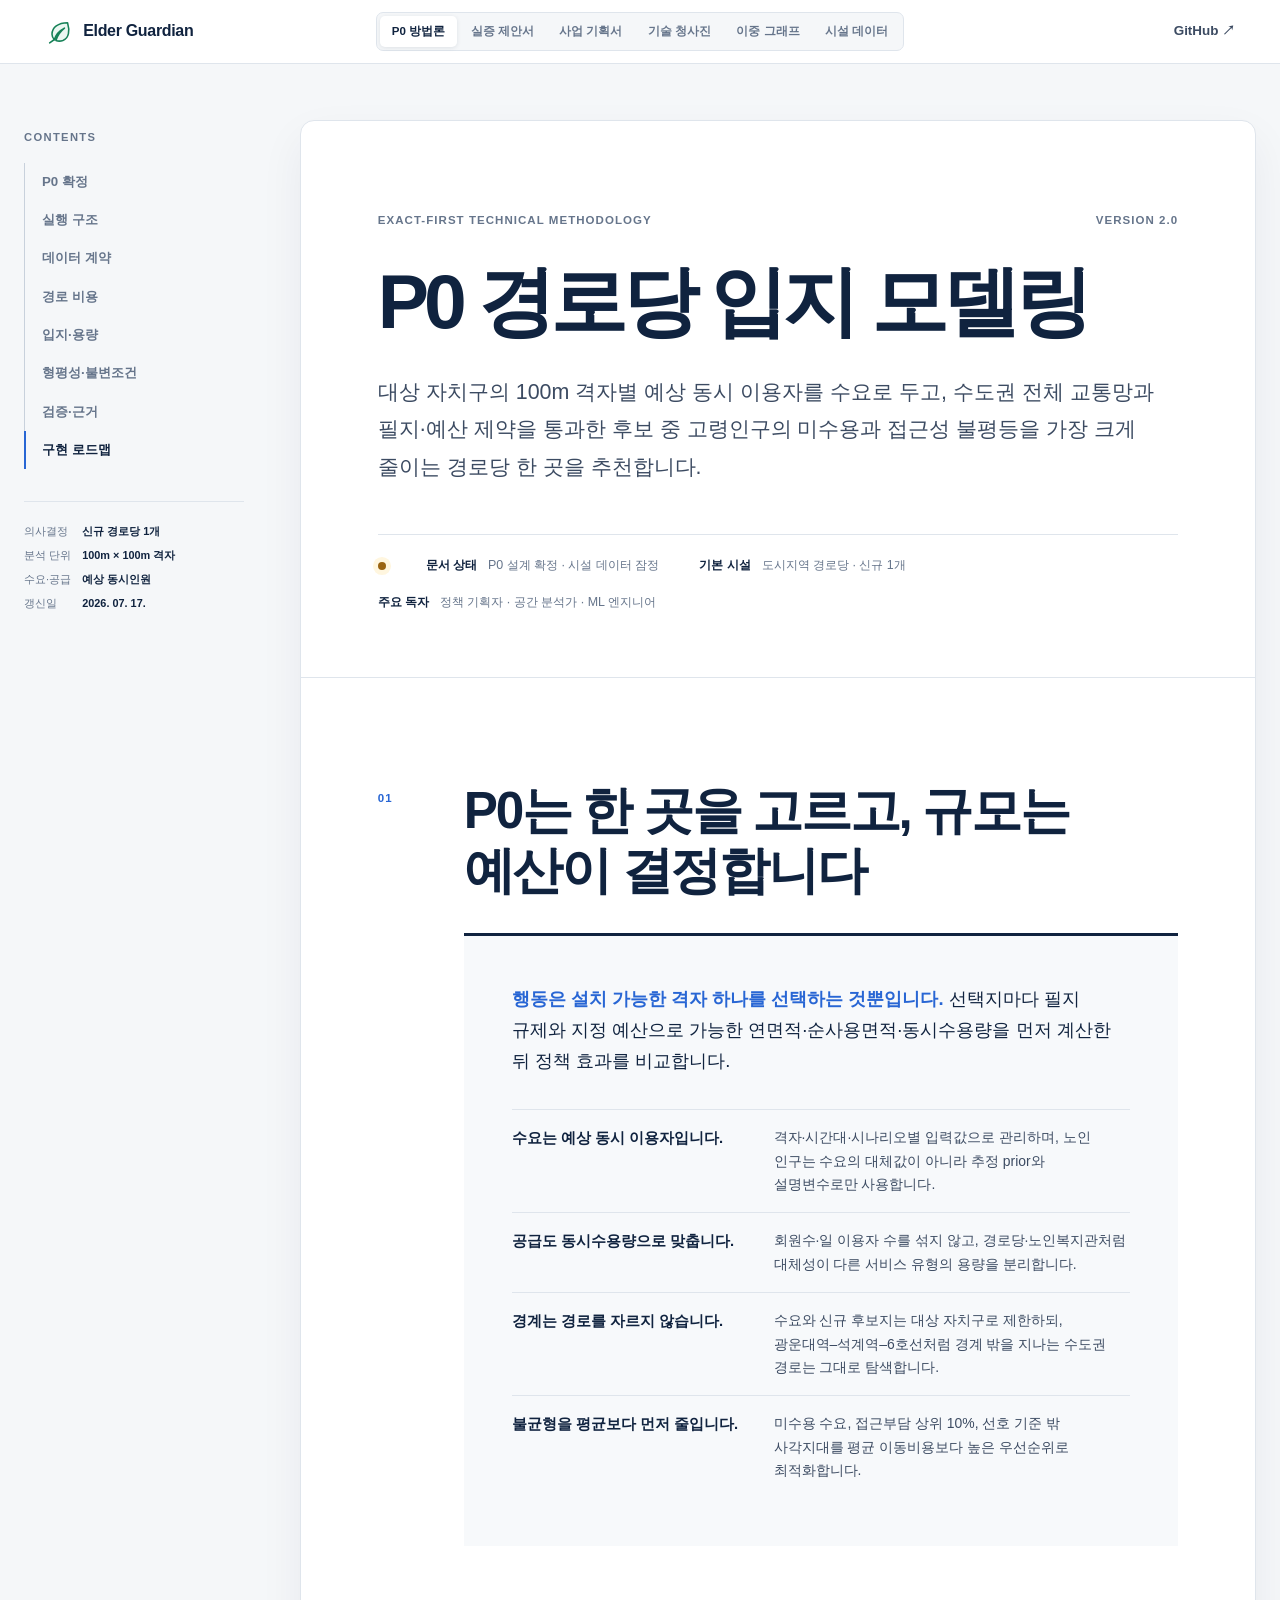
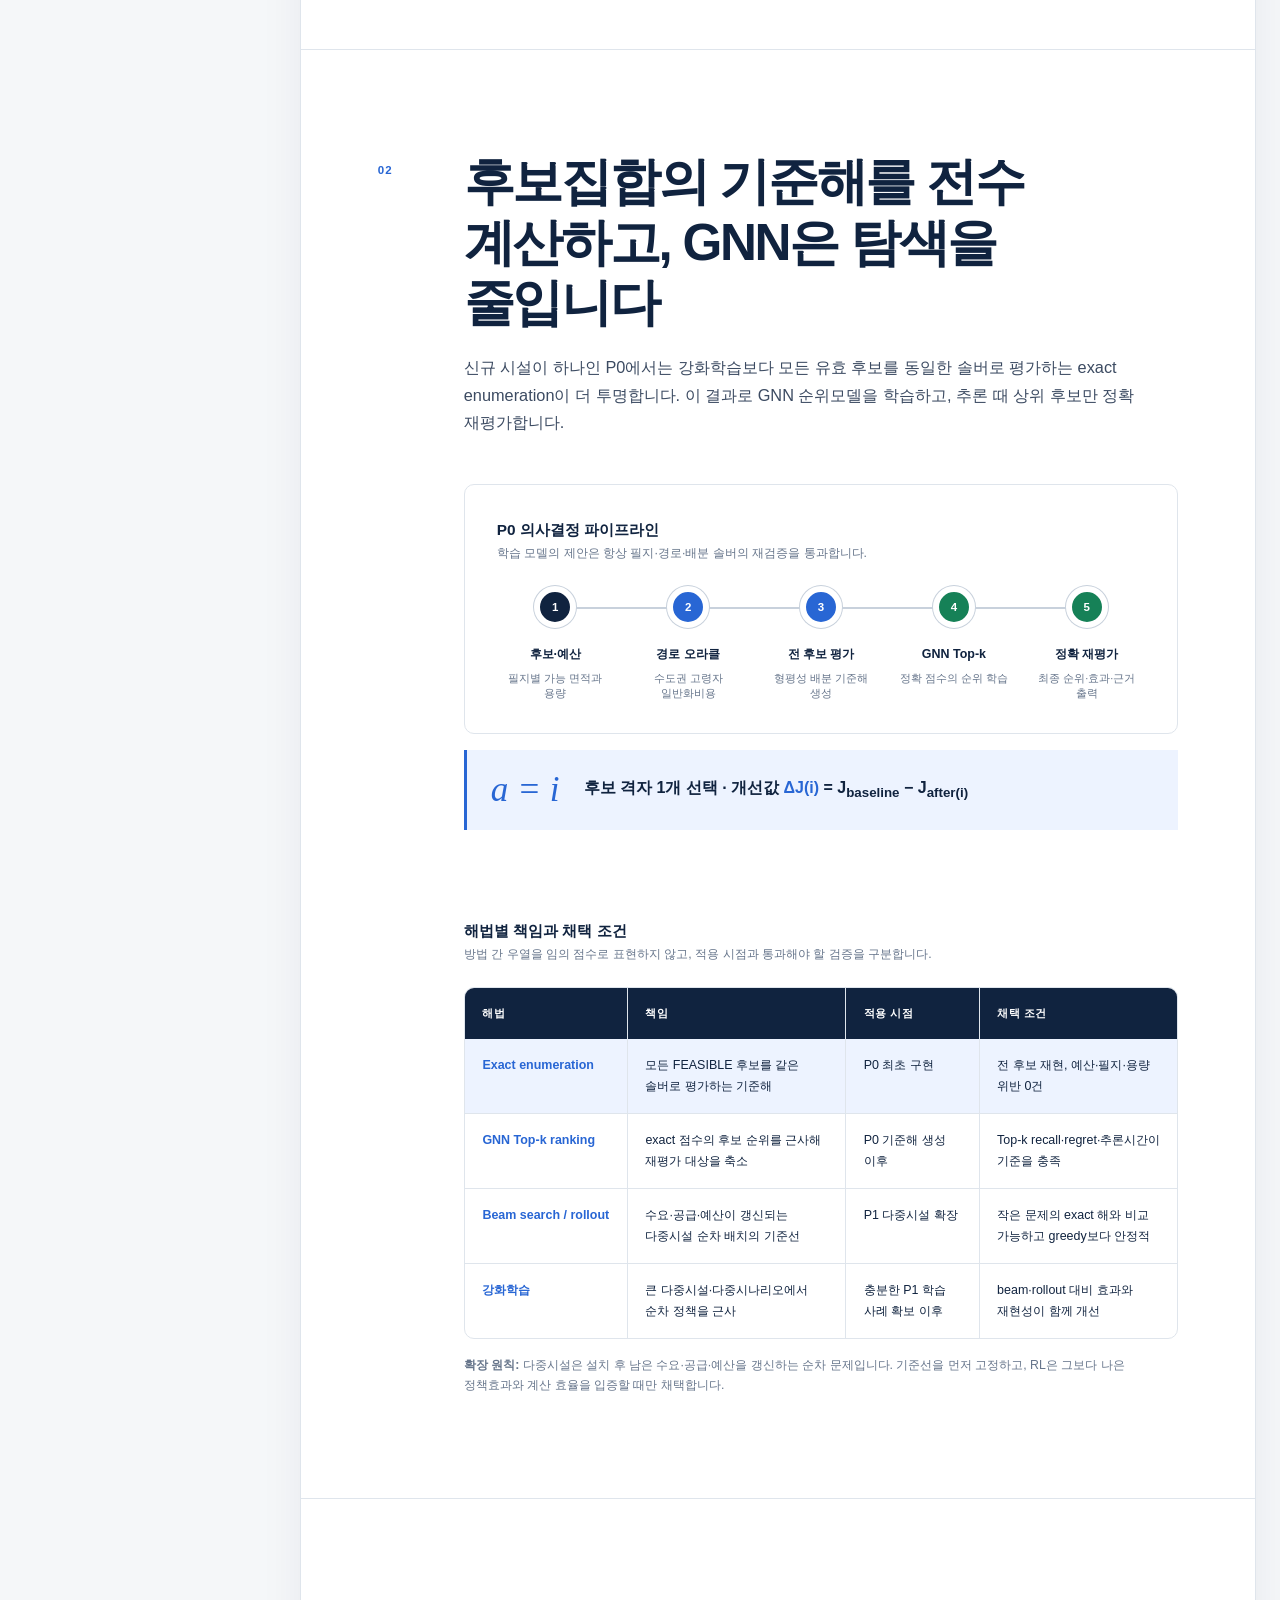
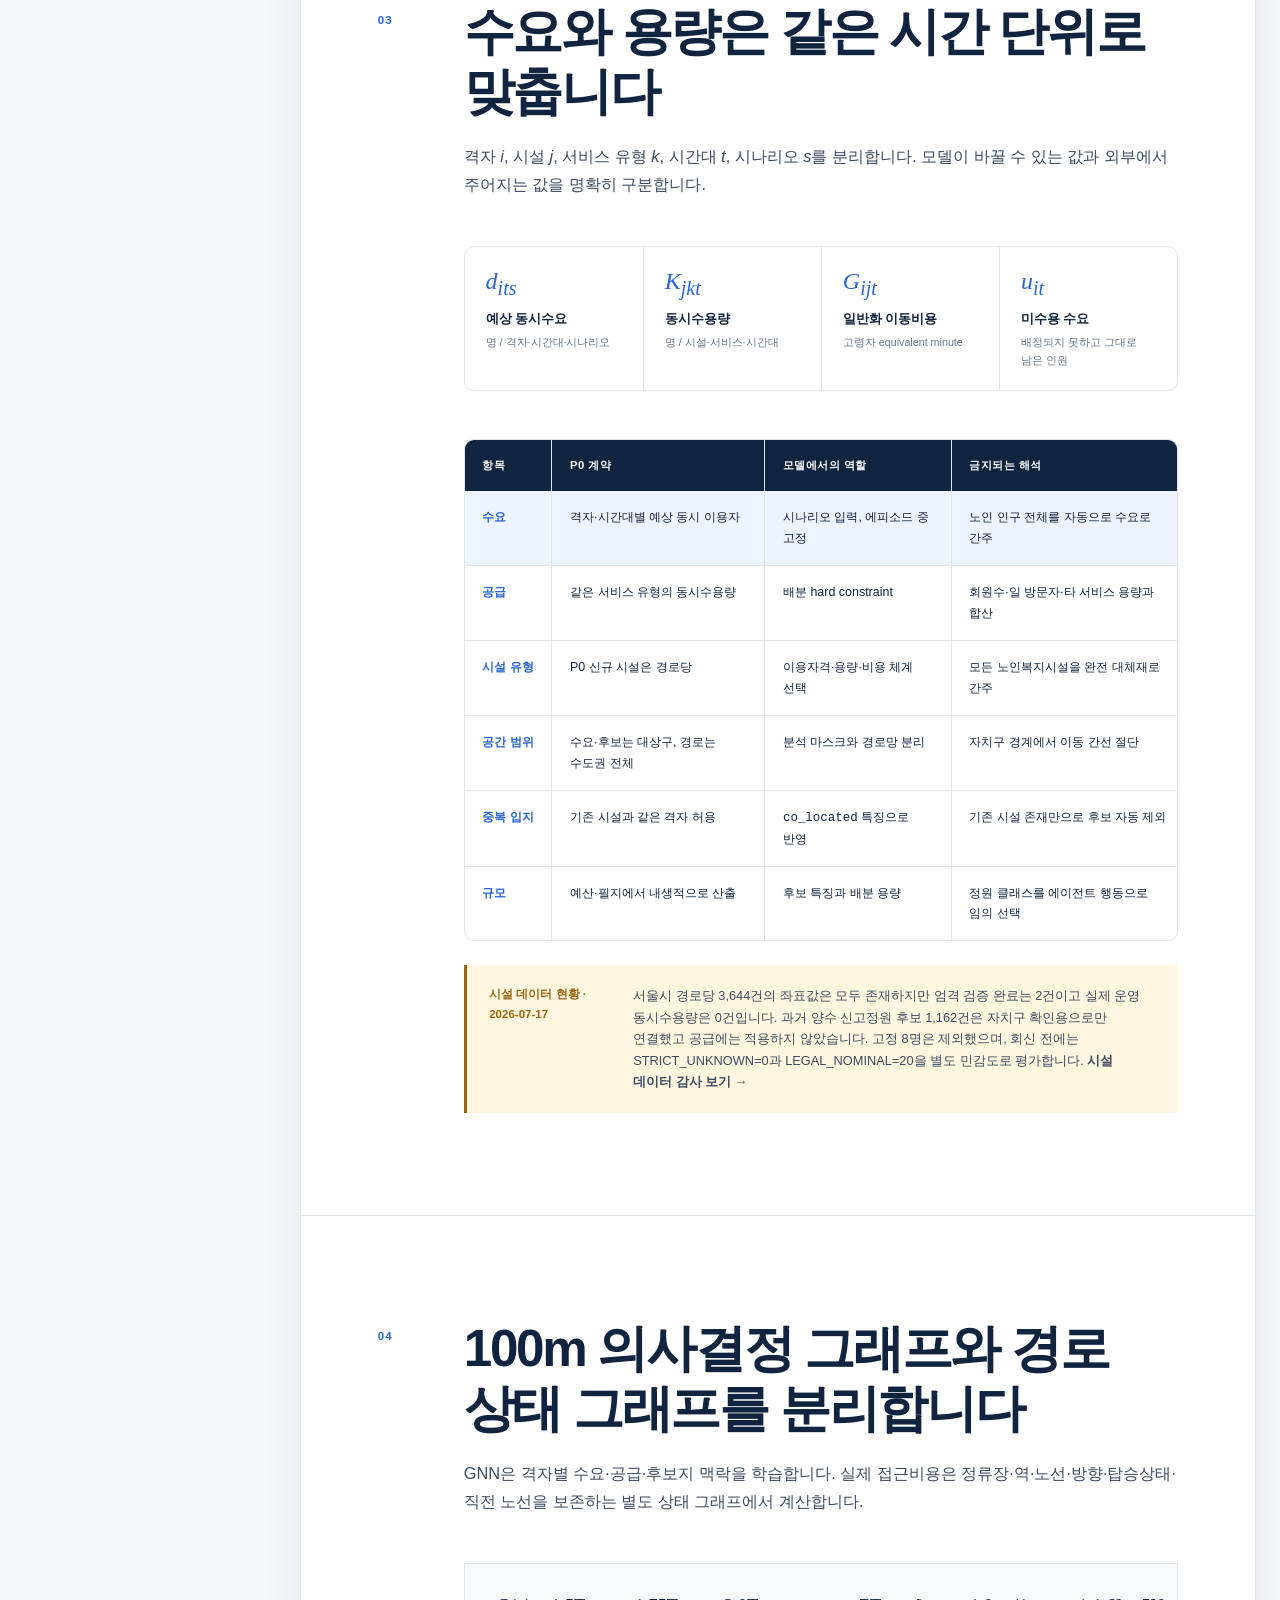
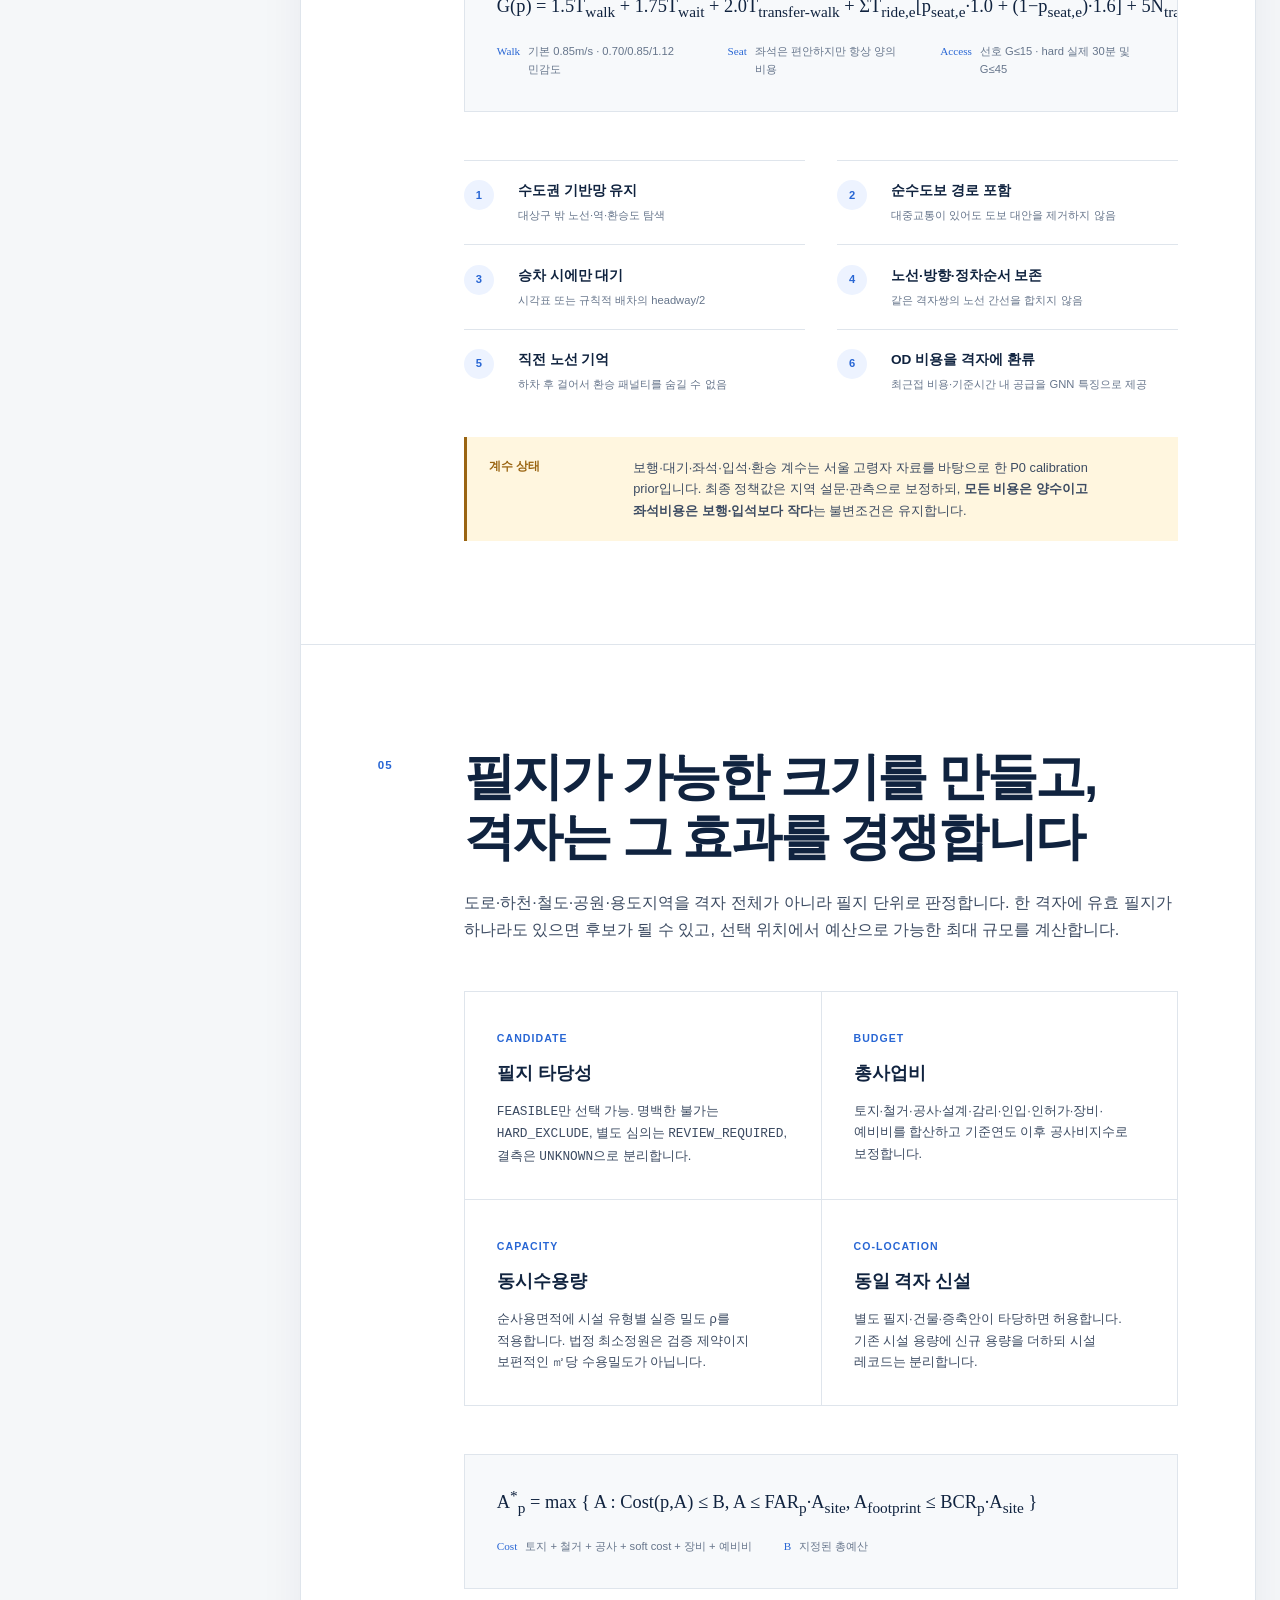
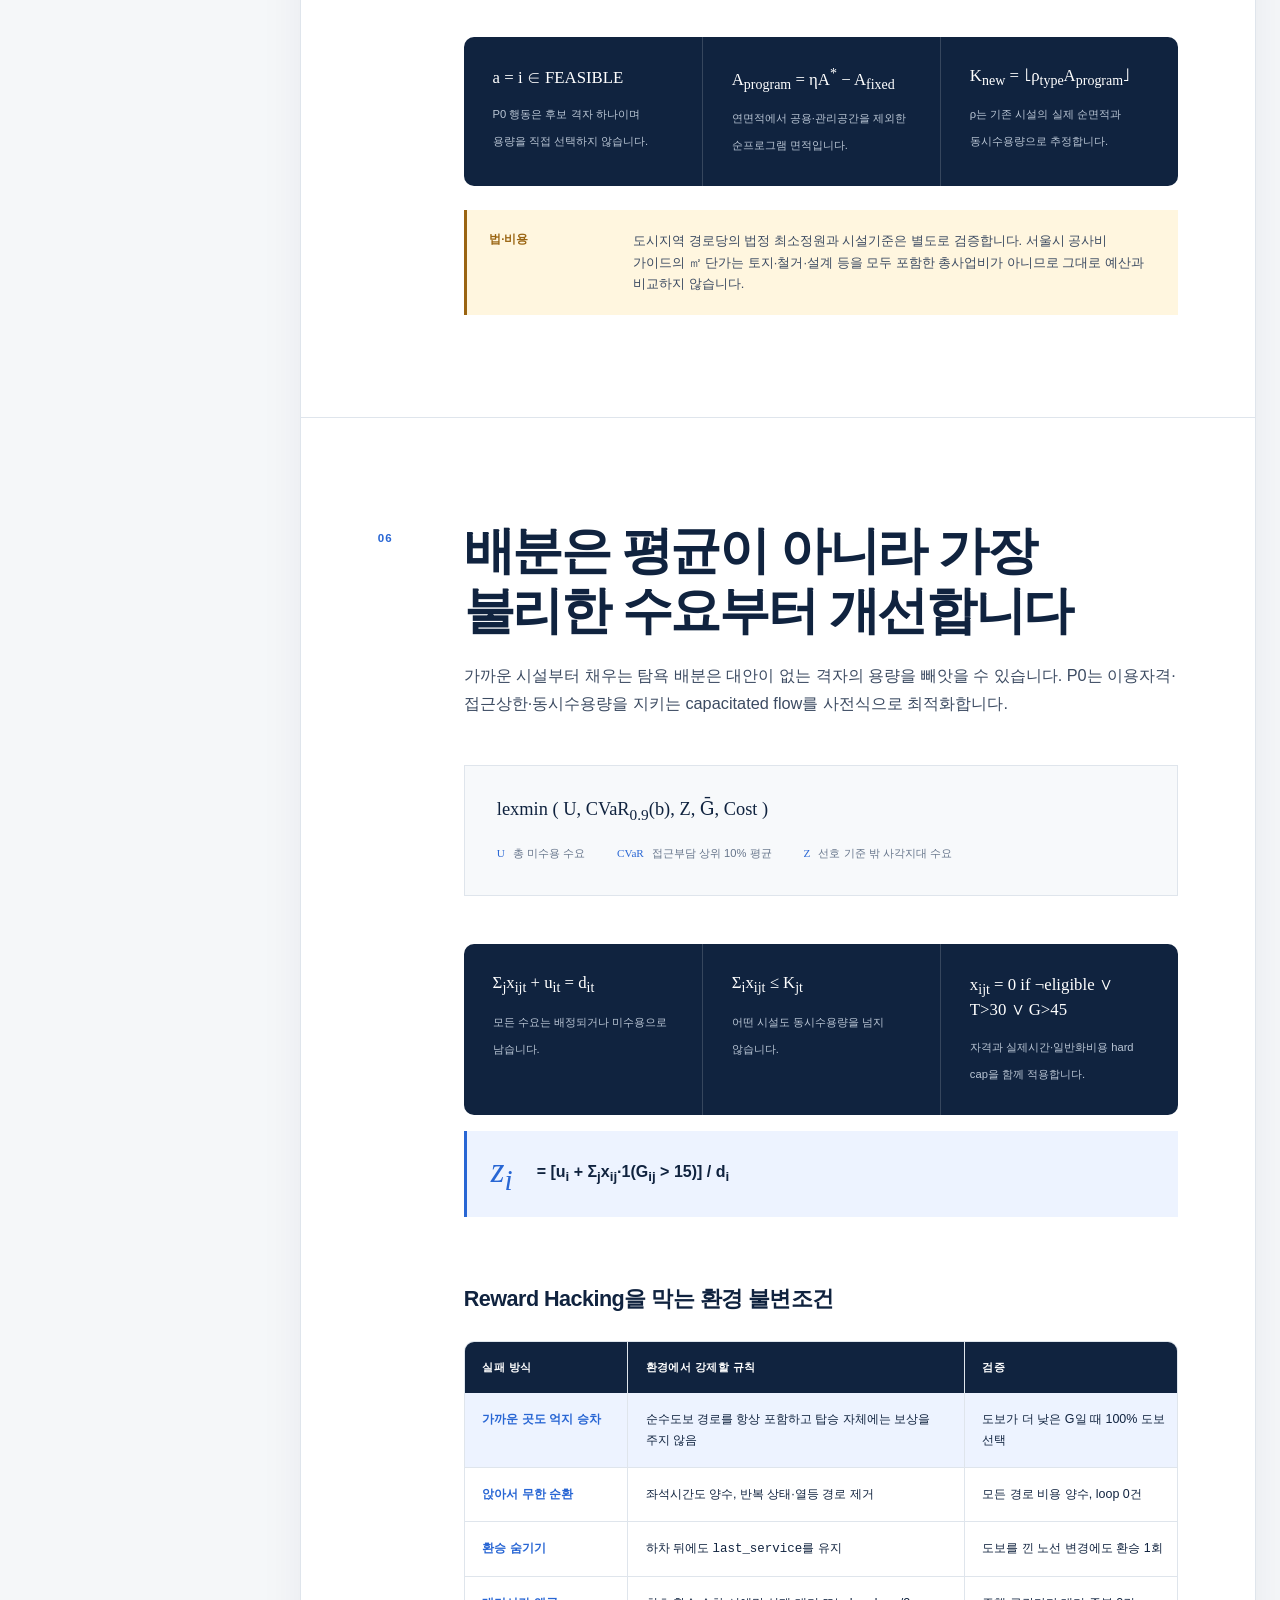
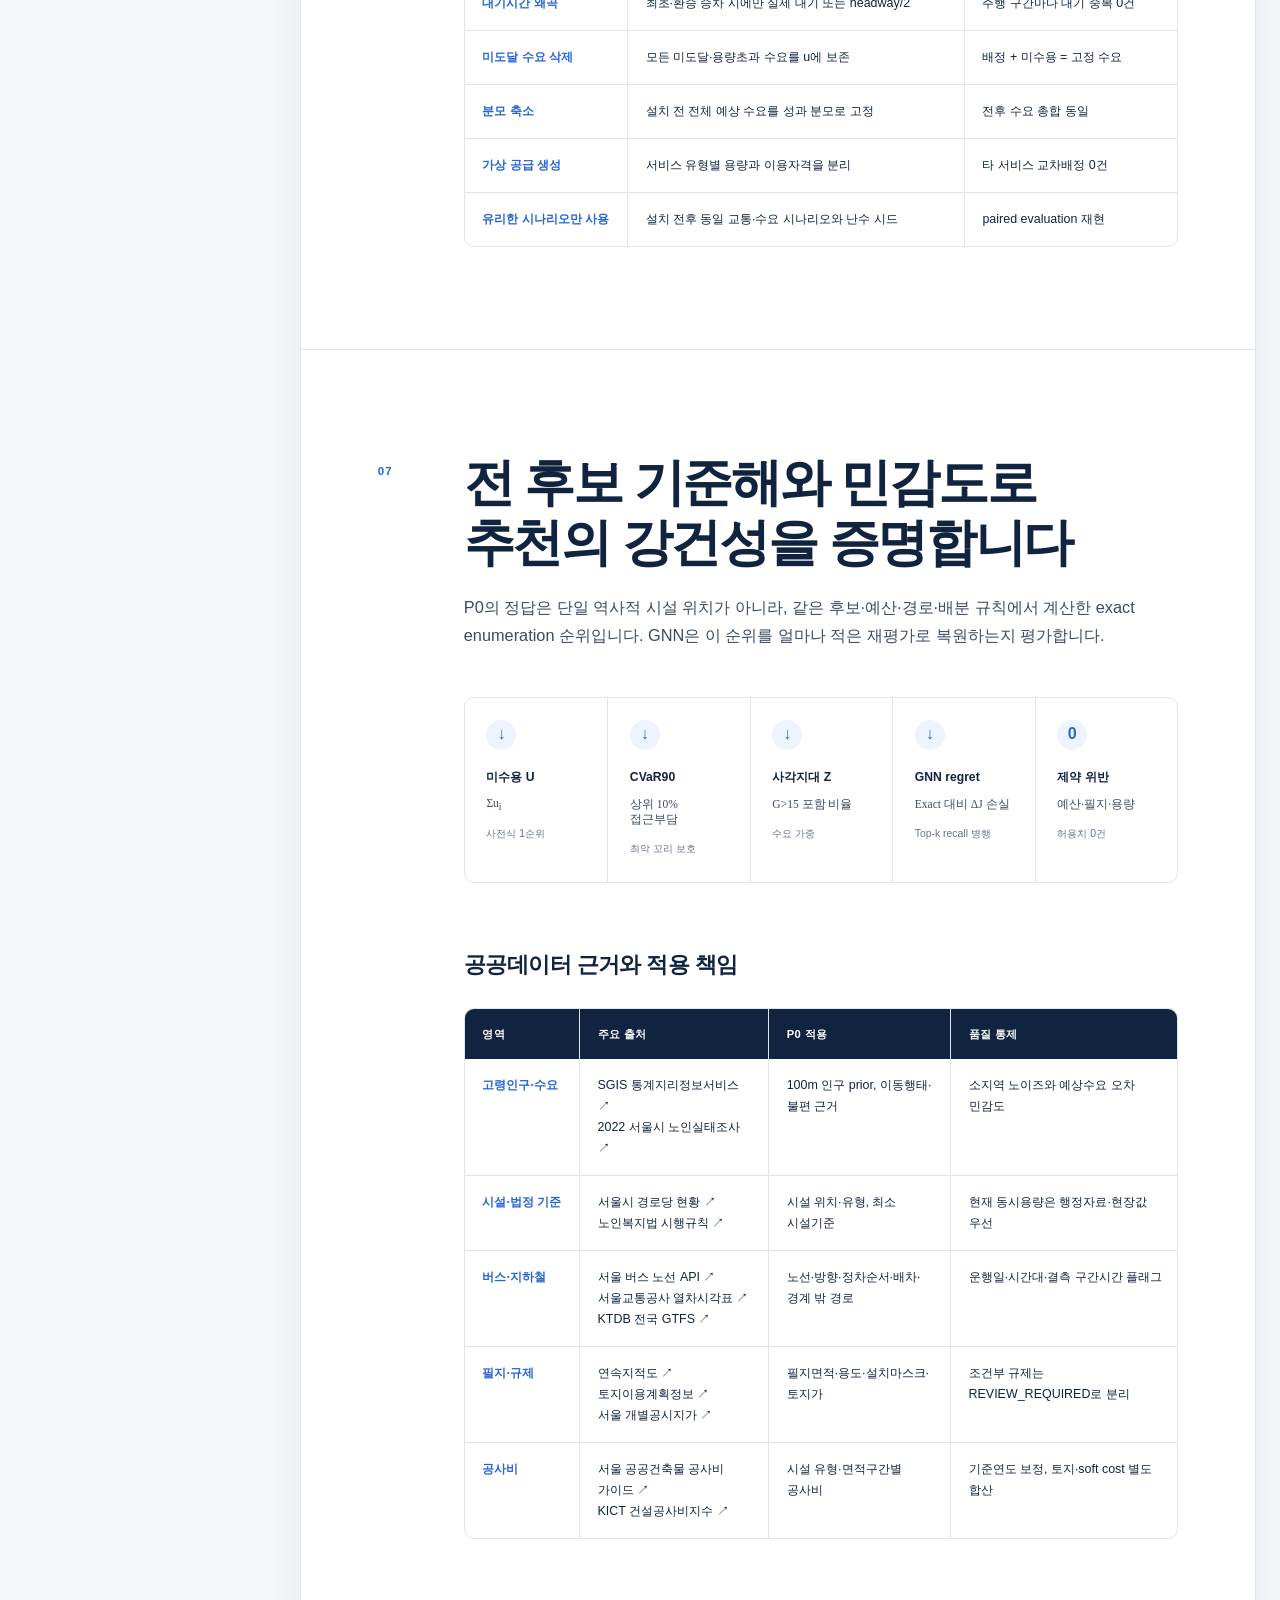
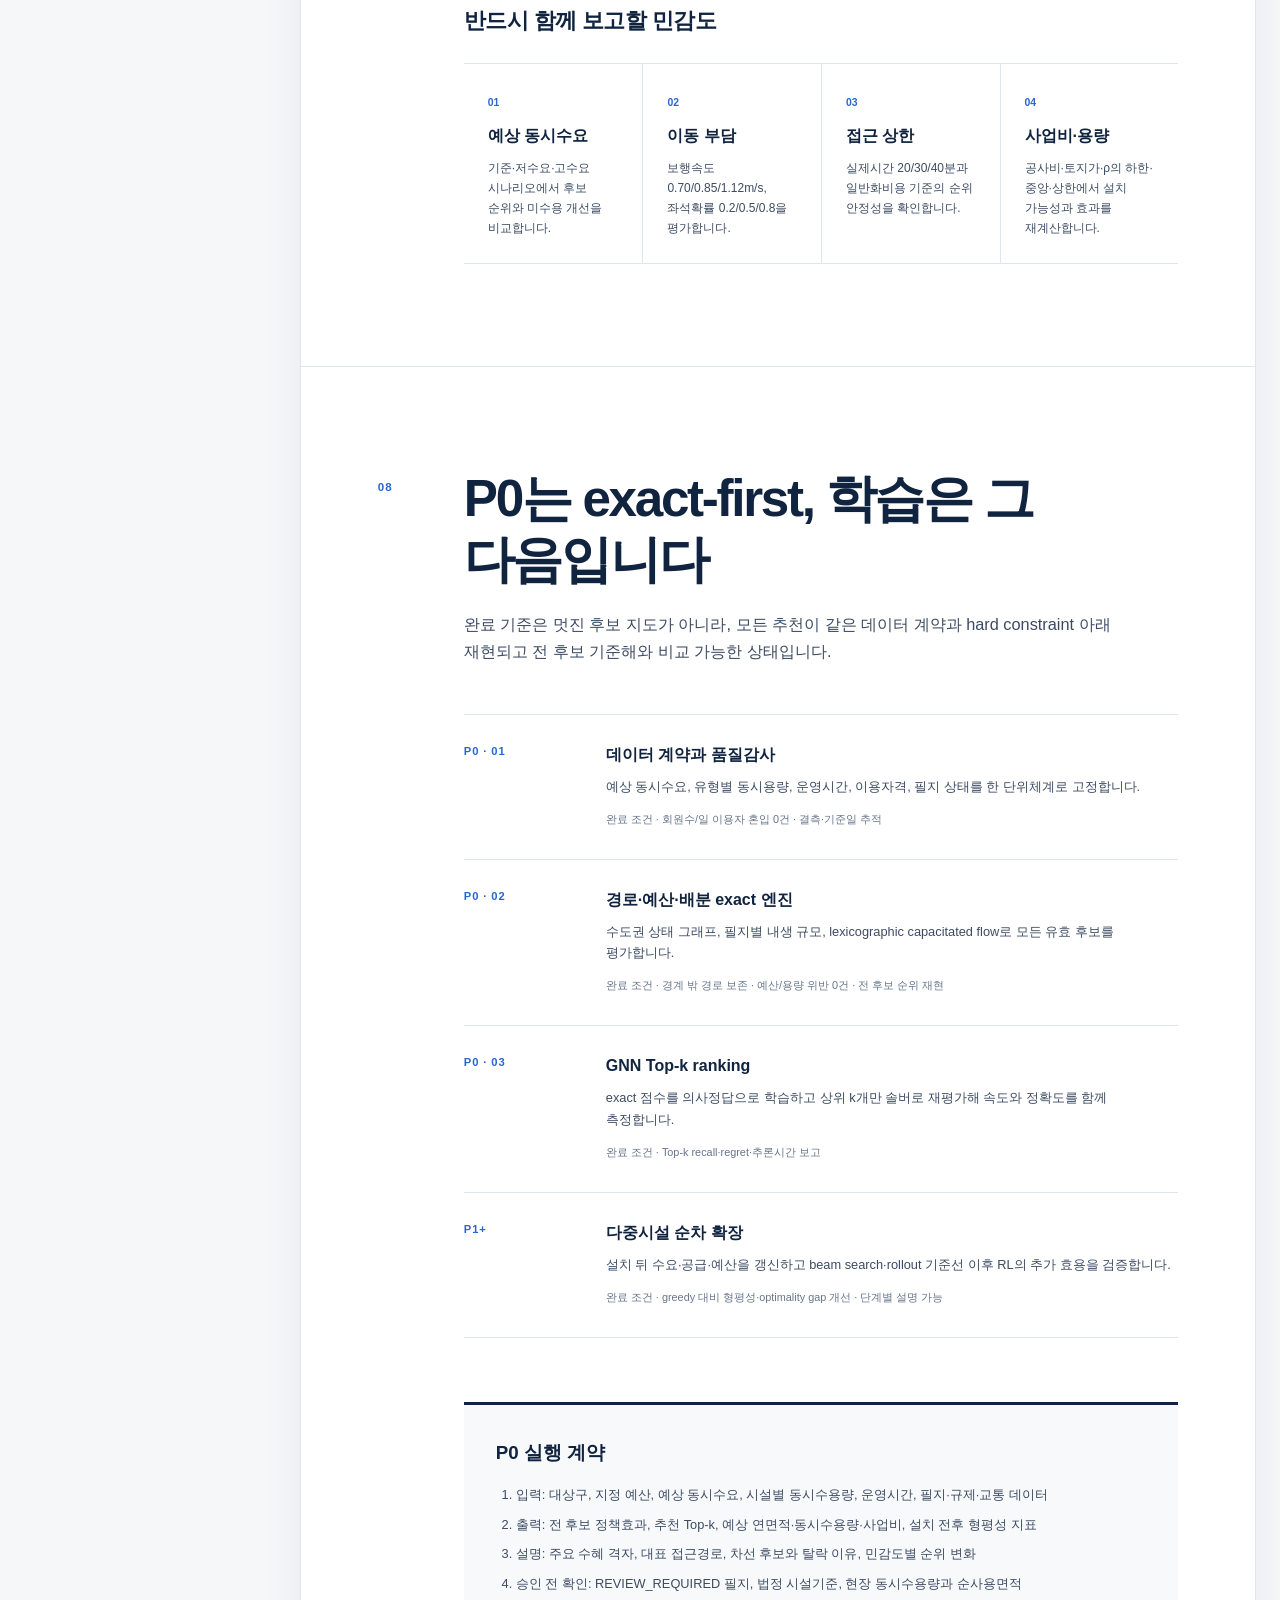
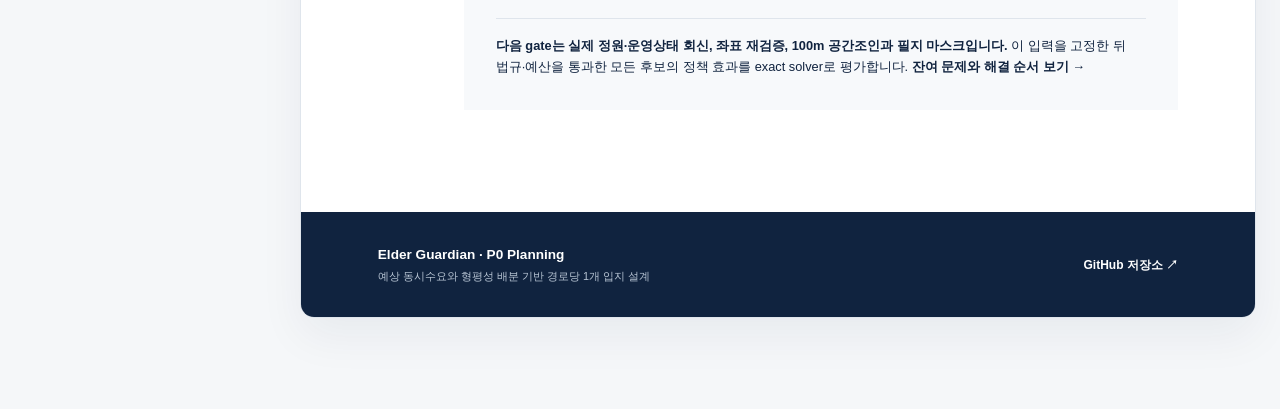
<file: site/index.html>
<!doctype html>
<html lang="ko">
  <head>
    <meta charset="UTF-8" />
    <meta name="viewport" content="width=device-width, initial-scale=1.0" />
    <meta name="description" content="100m 격자 예상 동시수요, 수도권 교통망, 필지·예산 제약, 형평성 배분을 결합한 신규 경로당 1개 입지 P0 설계" />
    <meta name="theme-color" content="#10233f" />
    <title>P0 경로당 입지 모델링 | Elder Guardian</title>
    <link rel="icon" href="./favicon.svg" type="image/svg+xml" />
    <link rel="stylesheet" href="./report.css" />
    <script defer src="./report.js"></script>
  </head>
  <body>
    <a class="skip-link" href="#content">본문으로 건너뛰기</a>

    <header class="topbar">
      <a class="brand" href="#top" aria-label="보고서 처음으로">
        <svg viewBox="0 0 36 36" aria-hidden="true"><path d="M29 6C17 6 9 12 9 21c0 3 1 5 3 7 2-7 7-12 13-15-5 4-9 9-11 16 3 1 6 1 9 0 8-3 9-13 6-23Z"/><path d="m13 27-7 5"/></svg>
        <span>Elder Guardian</span>
      </a>
      <nav class="document-nav" aria-label="문서 탐색">
        <a class="active" aria-current="page" href="./index.html">P0 방법론</a>
        <a href="./proposal.html">실증 제안서</a>
        <a href="./planning.html">사업 기획서</a>
        <a href="./technical-blueprint.html">기술 청사진</a>
        <a href="./dual-graph-recommendation.html">이중 그래프</a>
        <a href="./facility-data.html">시설 데이터</a>
      </nav>
      <a class="github" href="https://github.com/Elder-Gardian/Planning" target="_blank" rel="noreferrer">
        GitHub <span aria-hidden="true">↗</span>
      </a>
    </header>

    <div class="page-shell" id="top">
      <aside class="toc" aria-label="보고서 목차">
        <p>Contents</p>
        <nav>
          <a href="#summary">P0 확정</a>
          <a href="#finding">실행 구조</a>
          <a href="#scope">데이터 계약</a>
          <a href="#method">경로 비용</a>
          <a href="#model">입지·용량</a>
          <a href="#comparison">형평성·불변조건</a>
          <a href="#validation">검증·근거</a>
          <a href="#roadmap">구현 로드맵</a>
        </nav>
        <div class="toc-meta">
          <span>의사결정</span><strong>신규 경로당 1개</strong>
          <span>분석 단위</span><strong>100m × 100m 격자</strong>
          <span>수요·공급</span><strong>예상 동시인원</strong>
          <span>갱신일</span><strong>2026. 07. 17.</strong>
        </div>
      </aside>

      <main class="report" id="content">
        <header class="report-header">
          <div class="mobile-document-nav">
            <nav class="document-nav" aria-label="문서 탐색">
              <a class="active" aria-current="page" href="./index.html">P0 방법론</a>
              <a href="./proposal.html">실증 제안서</a>
              <a href="./planning.html">사업 기획서</a>
              <a href="./technical-blueprint.html">기술 청사진</a>
              <a href="./dual-graph-recommendation.html">이중 그래프</a>
              <a href="./facility-data.html">시설 데이터</a>
            </nav>
          </div>
          <div class="report-meta">
            <span>Exact-first technical methodology</span>
            <span>Version 2.0</span>
          </div>
          <h1>P0 경로당 입지 모델링</h1>
          <p class="dek">대상 자치구의 100m 격자별 예상 동시 이용자를 수요로 두고, 수도권 전체 교통망과 필지·예산 제약을 통과한 후보 중 고령인구의 미수용과 접근성 불평등을 가장 크게 줄이는 경로당 한 곳을 추천합니다.</p>
          <div class="report-status">
            <span class="status-dot"></span>
            <p><strong>문서 상태</strong> P0 설계 확정 · 시설 데이터 잠정</p>
            <p><strong>기본 시설</strong> 도시지역 경로당 · 신규 1개</p>
            <p><strong>주요 독자</strong> 정책 기획자 · 공간 분석가 · ML 엔지니어</p>
          </div>
        </header>

        <section class="section" id="summary">
          <div class="section-number">01</div>
          <div class="section-body">
            <h2>P0는 한 곳을 고르고, 규모는 예산이 결정합니다</h2>
            <div class="summary-box">
              <p class="summary-lead"><strong>행동은 설치 가능한 격자 하나를 선택하는 것뿐입니다.</strong> 선택지마다 필지 규제와 지정 예산으로 가능한 연면적·순사용면적·동시수용량을 먼저 계산한 뒤 정책 효과를 비교합니다.</p>
              <ul class="summary-list">
                <li><strong>수요는 예상 동시 이용자입니다.</strong><span>격자·시간대·시나리오별 입력값으로 관리하며, 노인 인구는 수요의 대체값이 아니라 추정 prior와 설명변수로만 사용합니다.</span></li>
                <li><strong>공급도 동시수용량으로 맞춥니다.</strong><span>회원수·일 이용자 수를 섞지 않고, 경로당·노인복지관처럼 대체성이 다른 서비스 유형의 용량을 분리합니다.</span></li>
                <li><strong>경계는 경로를 자르지 않습니다.</strong><span>수요와 신규 후보지는 대상 자치구로 제한하되, 광운대역–석계역–6호선처럼 경계 밖을 지나는 수도권 경로는 그대로 탐색합니다.</span></li>
                <li><strong>불균형을 평균보다 먼저 줄입니다.</strong><span>미수용 수요, 접근부담 상위 10%, 선호 기준 밖 사각지대를 평균 이동비용보다 높은 우선순위로 최적화합니다.</span></li>
              </ul>
            </div>
          </div>
        </section>

        <section class="section" id="finding">
          <div class="section-number">02</div>
          <div class="section-body">
            <h2>후보집합의 기준해를 전수 계산하고, GNN은 탐색을 줄입니다</h2>
            <p class="section-intro">신규 시설이 하나인 P0에서는 강화학습보다 모든 유효 후보를 동일한 솔버로 평가하는 exact enumeration이 더 투명합니다. 이 결과로 GNN 순위모델을 학습하고, 추론 때 상위 후보만 정확 재평가합니다.</p>

            <figure class="flow-figure" aria-labelledby="flow-title">
              <figcaption>
                <strong id="flow-title">P0 의사결정 파이프라인</strong>
                <span>학습 모델의 제안은 항상 필지·경로·배분 솔버의 재검증을 통과합니다.</span>
              </figcaption>
              <ol class="model-flow">
                <li><span>1</span><strong>후보·예산</strong><small>필지별 가능 면적과 용량</small></li>
                <li><span>2</span><strong>경로 오라클</strong><small>수도권 고령자 일반화비용</small></li>
                <li><span>3</span><strong>전 후보 평가</strong><small>형평성 배분 기준해 생성</small></li>
                <li><span>4</span><strong>GNN Top-k</strong><small>정확 점수의 순위 학습</small></li>
                <li><span>5</span><strong>정확 재평가</strong><small>최종 순위·효과·근거 출력</small></li>
              </ol>
            </figure>

            <div class="formula-panel" aria-label="P0 행동과 개선값 정의">
              <span>a = i</span>
              <p>후보 격자 1개 선택 · 개선값 <b>ΔJ(i)</b> = J<sub>baseline</sub> − J<sub>after(i)</sub></p>
            </div>

            <figure class="chart-figure" aria-labelledby="chart-title">
              <figcaption>
                <strong id="chart-title">해법별 책임과 채택 조건</strong>
                <span>방법 간 우열을 임의 점수로 표현하지 않고, 적용 시점과 통과해야 할 검증을 구분합니다.</span>
              </figcaption>
              <div class="table-frame" role="region" aria-label="해법별 역할과 채택 조건" tabindex="0">
                <table>
                  <thead><tr><th>해법</th><th>책임</th><th>적용 시점</th><th>채택 조건</th></tr></thead>
                  <tbody>
                    <tr class="focus"><th>Exact enumeration</th><td>모든 FEASIBLE 후보를 같은 솔버로 평가하는 기준해</td><td>P0 최초 구현</td><td>전 후보 재현, 예산·필지·용량 위반 0건</td></tr>
                    <tr><th>GNN Top-k ranking</th><td>exact 점수의 후보 순위를 근사해 재평가 대상을 축소</td><td>P0 기준해 생성 이후</td><td>Top-k recall·regret·추론시간이 기준을 충족</td></tr>
                    <tr><th>Beam search / rollout</th><td>수요·공급·예산이 갱신되는 다중시설 순차 배치의 기준선</td><td>P1 다중시설 확장</td><td>작은 문제의 exact 해와 비교 가능하고 greedy보다 안정적</td></tr>
                    <tr><th>강화학습</th><td>큰 다중시설·다중시나리오에서 순차 정책을 근사</td><td>충분한 P1 학습 사례 확보 이후</td><td>beam·rollout 대비 효과와 재현성이 함께 개선</td></tr>
                  </tbody>
                </table>
              </div>
              <p class="figure-note"><strong>확장 원칙:</strong> 다중시설은 설치 후 남은 수요·공급·예산을 갱신하는 순차 문제입니다. 기준선을 먼저 고정하고, RL은 그보다 나은 정책효과와 계산 효율을 입증할 때만 채택합니다.</p>
            </figure>
          </div>
        </section>

        <section class="section" id="scope">
          <div class="section-number">03</div>
          <div class="section-body">
            <h2>수요와 용량은 같은 시간 단위로 맞춥니다</h2>
            <p class="section-intro">격자 <i>i</i>, 시설 <i>j</i>, 서비스 유형 <i>k</i>, 시간대 <i>t</i>, 시나리오 <i>s</i>를 분리합니다. 모델이 바꿀 수 있는 값과 외부에서 주어지는 값을 명확히 구분합니다.</p>

            <div class="definition-strip">
              <div><span>d<sub>its</sub></span><strong>예상 동시수요</strong><small>명 / 격자·시간대·시나리오</small></div>
              <div><span>K<sub>jkt</sub></span><strong>동시수용량</strong><small>명 / 시설·서비스·시간대</small></div>
              <div><span>G<sub>ijt</sub></span><strong>일반화 이동비용</strong><small>고령자 equivalent minute</small></div>
              <div><span>u<sub>it</sub></span><strong>미수용 수요</strong><small>배정되지 못하고 그대로 남은 인원</small></div>
            </div>

            <div class="table-frame" role="region" aria-label="P0 데이터 계약" tabindex="0">
              <table>
                <thead><tr><th>항목</th><th>P0 계약</th><th>모델에서의 역할</th><th>금지되는 해석</th></tr></thead>
                <tbody>
                  <tr class="focus"><th>수요</th><td>격자·시간대별 예상 동시 이용자</td><td>시나리오 입력, 에피소드 중 고정</td><td>노인 인구 전체를 자동으로 수요로 간주</td></tr>
                  <tr><th>공급</th><td>같은 서비스 유형의 동시수용량</td><td>배분 hard constraint</td><td>회원수·일 방문자·타 서비스 용량과 합산</td></tr>
                  <tr><th>시설 유형</th><td>P0 신규 시설은 경로당</td><td>이용자격·용량·비용 체계 선택</td><td>모든 노인복지시설을 완전 대체재로 간주</td></tr>
                  <tr><th>공간 범위</th><td>수요·후보는 대상구, 경로는 수도권 전체</td><td>분석 마스크와 경로망 분리</td><td>자치구 경계에서 이동 간선 절단</td></tr>
                  <tr><th>중복 입지</th><td>기존 시설과 같은 격자 허용</td><td><code>co_located</code> 특징으로 반영</td><td>기존 시설 존재만으로 후보 자동 제외</td></tr>
                  <tr><th>규모</th><td>예산·필지에서 내생적으로 산출</td><td>후보 특징과 배분 용량</td><td>정원 클래스를 에이전트 행동으로 임의 선택</td></tr>
                </tbody>
              </table>
            </div>

            <aside class="caveat">
              <span>시설 데이터 현황 · 2026-07-17</span>
              <p>서울시 경로당 3,644건의 좌표값은 모두 존재하지만 엄격 검증 완료는 2건이고 실제 운영 동시수용량은 0건입니다. 과거 양수 신고정원 후보 1,162건은 자치구 확인용으로만 연결했고 공급에는 적용하지 않았습니다. 고정 8명은 제외했으며, 회신 전에는 STRICT_UNKNOWN=0과 LEGAL_NOMINAL=20을 별도 민감도로 평가합니다. <a href="./facility-data.html"><strong>시설 데이터 감사 보기 →</strong></a></p>
            </aside>
          </div>
        </section>

        <section class="section" id="method">
          <div class="section-number">04</div>
          <div class="section-body">
            <h2>100m 의사결정 그래프와 경로 상태 그래프를 분리합니다</h2>
            <p class="section-intro">GNN은 격자별 수요·공급·후보지 맥락을 학습합니다. 실제 접근비용은 정류장·역·노선·방향·탑승상태·직전 노선을 보존하는 별도 상태 그래프에서 계산합니다.</p>

            <div class="equation-card">
              <p>G(p) = 1.5T<sub>walk</sub> + 1.75T<sub>wait</sub> + 2.0T<sub>transfer-walk</sub> + ΣT<sub>ride,e</sub>[p<sub>seat,e</sub>·1.0 + (1−p<sub>seat,e</sub>)·1.6] + 5N<sub>transfer</sub> + B(p)</p>
              <dl>
                <div><dt>Walk</dt><dd>기본 0.85m/s · 0.70/0.85/1.12 민감도</dd></div>
                <div><dt>Seat</dt><dd>좌석은 편안하지만 항상 양의 비용</dd></div>
                <div><dt>Access</dt><dd>선호 G≤15 · hard 실제 30분 및 G≤45</dd></div>
              </dl>
            </div>

            <ol class="pipeline">
              <li><span>1</span><div><strong>수도권 기반망 유지</strong><small>대상구 밖 노선·역·환승도 탐색</small></div></li>
              <li><span>2</span><div><strong>순수도보 경로 포함</strong><small>대중교통이 있어도 도보 대안을 제거하지 않음</small></div></li>
              <li><span>3</span><div><strong>승차 시에만 대기</strong><small>시각표 또는 규칙적 배차의 headway/2</small></div></li>
              <li><span>4</span><div><strong>노선·방향·정차순서 보존</strong><small>같은 격자쌍의 노선 간선을 합치지 않음</small></div></li>
              <li><span>5</span><div><strong>직전 노선 기억</strong><small>하차 후 걸어서 환승 패널티를 숨길 수 없음</small></div></li>
              <li><span>6</span><div><strong>OD 비용을 격자에 환류</strong><small>최근접 비용·기준시간 내 공급을 GNN 특징으로 제공</small></div></li>
            </ol>

            <aside class="caveat">
              <span>계수 상태</span>
              <p>보행·대기·좌석·입석·환승 계수는 서울 고령자 자료를 바탕으로 한 P0 calibration prior입니다. 최종 정책값은 지역 설문·관측으로 보정하되, <strong>모든 비용은 양수이고 좌석비용은 보행·입석보다 작다</strong>는 불변조건은 유지합니다.</p>
            </aside>
          </div>
        </section>

        <section class="section" id="model">
          <div class="section-number">05</div>
          <div class="section-body">
            <h2>필지가 가능한 크기를 만들고, 격자는 그 효과를 경쟁합니다</h2>
            <p class="section-intro">도로·하천·철도·공원·용도지역을 격자 전체가 아니라 필지 단위로 판정합니다. 한 격자에 유효 필지가 하나라도 있으면 후보가 될 수 있고, 선택 위치에서 예산으로 가능한 최대 규모를 계산합니다.</p>

            <div class="spec-grid">
              <article><span>Candidate</span><h3>필지 타당성</h3><p><code>FEASIBLE</code>만 선택 가능. 명백한 불가는 <code>HARD_EXCLUDE</code>, 별도 심의는 <code>REVIEW_REQUIRED</code>, 결측은 <code>UNKNOWN</code>으로 분리합니다.</p></article>
              <article><span>Budget</span><h3>총사업비</h3><p>토지·철거·공사·설계·감리·인입·인허가·장비·예비비를 합산하고 기준연도 이후 공사비지수로 보정합니다.</p></article>
              <article><span>Capacity</span><h3>동시수용량</h3><p>순사용면적에 시설 유형별 실증 밀도 ρ를 적용합니다. 법정 최소정원은 검증 제약이지 보편적인 ㎡당 수용밀도가 아닙니다.</p></article>
              <article><span>Co-location</span><h3>동일 격자 신설</h3><p>별도 필지·건물·증축안이 타당하면 허용합니다. 기존 시설 용량에 신규 용량을 더하되 시설 레코드는 분리합니다.</p></article>
            </div>

            <div class="equation-card">
              <p>A<sup>*</sup><sub>p</sub> = max { A : Cost(p,A) ≤ B, A ≤ FAR<sub>p</sub>·A<sub>site</sub>, A<sub>footprint</sub> ≤ BCR<sub>p</sub>·A<sub>site</sub> }</p>
              <dl><div><dt>Cost</dt><dd>토지 + 철거 + 공사 + soft cost + 장비 + 예비비</dd></div><div><dt>B</dt><dd>지정된 총예산</dd></div></dl>
            </div>

            <div class="constraint-panel">
              <div><p>a = i ∈ FEASIBLE</p><small>P0 행동은 후보 격자 하나이며 용량을 직접 선택하지 않습니다.</small></div>
              <div><p>A<sub>program</sub> = ηA<sup>*</sup> − A<sub>fixed</sub></p><small>연면적에서 공용·관리공간을 제외한 순프로그램 면적입니다.</small></div>
              <div><p>K<sub>new</sub> = ⌊ρ<sub>type</sub>A<sub>program</sub>⌋</p><small>ρ는 기존 시설의 실제 순면적과 동시수용량으로 추정합니다.</small></div>
            </div>

            <aside class="caveat">
              <span>법·비용</span>
              <p>도시지역 경로당의 법정 최소정원과 시설기준은 별도로 검증합니다. 서울시 공사비 가이드의 ㎡ 단가는 토지·철거·설계 등을 모두 포함한 총사업비가 아니므로 그대로 예산과 비교하지 않습니다.</p>
            </aside>
          </div>
        </section>

        <section class="section" id="comparison">
          <div class="section-number">06</div>
          <div class="section-body">
            <h2>배분은 평균이 아니라 가장 불리한 수요부터 개선합니다</h2>
            <p class="section-intro">가까운 시설부터 채우는 탐욕 배분은 대안이 없는 격자의 용량을 빼앗을 수 있습니다. P0는 이용자격·접근상한·동시수용량을 지키는 capacitated flow를 사전식으로 최적화합니다.</p>

            <div class="equation-card">
              <p>lexmin ( U, CVaR<sub>0.9</sub>(b), Z, Ḡ, Cost )</p>
              <dl><div><dt>U</dt><dd>총 미수용 수요</dd></div><div><dt>CVaR</dt><dd>접근부담 상위 10% 평균</dd></div><div><dt>Z</dt><dd>선호 기준 밖 사각지대 수요</dd></div></dl>
            </div>

            <div class="constraint-panel">
              <div><p>Σ<sub>j</sub>x<sub>ijt</sub> + u<sub>it</sub> = d<sub>it</sub></p><small>모든 수요는 배정되거나 미수용으로 남습니다.</small></div>
              <div><p>Σ<sub>i</sub>x<sub>ijt</sub> ≤ K<sub>jt</sub></p><small>어떤 시설도 동시수용량을 넘지 않습니다.</small></div>
              <div><p>x<sub>ijt</sub> = 0 if ¬eligible ∨ T&gt;30 ∨ G&gt;45</p><small>자격과 실제시간·일반화비용 hard cap을 함께 적용합니다.</small></div>
            </div>

            <div class="formula-panel" aria-label="사각지대 비율 정의">
              <span>z<sub>i</sub></span>
              <p>= [u<sub>i</sub> + Σ<sub>j</sub>x<sub>ij</sub>·1(G<sub>ij</sub> &gt; 15)] / d<sub>i</sub></p>
            </div>

            <h3 class="subheading">Reward Hacking을 막는 환경 불변조건</h3>
            <div class="table-frame" role="region" aria-label="보상 해킹 방지 규칙" tabindex="0">
              <table>
                <thead><tr><th>실패 방식</th><th>환경에서 강제할 규칙</th><th>검증</th></tr></thead>
                <tbody>
                  <tr class="focus"><th>가까운 곳도 억지 승차</th><td>순수도보 경로를 항상 포함하고 탑승 자체에는 보상을 주지 않음</td><td>도보가 더 낮은 G일 때 100% 도보 선택</td></tr>
                  <tr><th>앉아서 무한 순환</th><td>좌석시간도 양수, 반복 상태·열등 경로 제거</td><td>모든 경로 비용 양수, loop 0건</td></tr>
                  <tr><th>환승 숨기기</th><td>하차 뒤에도 <code>last_service</code>를 유지</td><td>도보를 낀 노선 변경에도 환승 1회</td></tr>
                  <tr><th>대기시간 왜곡</th><td>최초·환승 승차 시에만 실제 대기 또는 headway/2</td><td>주행 구간마다 대기 중복 0건</td></tr>
                  <tr><th>미도달 수요 삭제</th><td>모든 미도달·용량초과 수요를 u에 보존</td><td>배정 + 미수용 = 고정 수요</td></tr>
                  <tr><th>분모 축소</th><td>설치 전 전체 예상 수요를 성과 분모로 고정</td><td>전후 수요 총합 동일</td></tr>
                  <tr><th>가상 공급 생성</th><td>서비스 유형별 용량과 이용자격을 분리</td><td>타 서비스 교차배정 0건</td></tr>
                  <tr><th>유리한 시나리오만 사용</th><td>설치 전후 동일 교통·수요 시나리오와 난수 시드</td><td>paired evaluation 재현</td></tr>
                </tbody>
              </table>
            </div>
          </div>
        </section>

        <section class="section" id="validation">
          <div class="section-number">07</div>
          <div class="section-body">
            <h2>전 후보 기준해와 민감도로 추천의 강건성을 증명합니다</h2>
            <p class="section-intro">P0의 정답은 단일 역사적 시설 위치가 아니라, 같은 후보·예산·경로·배분 규칙에서 계산한 exact enumeration 순위입니다. GNN은 이 순위를 얼마나 적은 재평가로 복원하는지 평가합니다.</p>

            <div class="metric-list">
              <div><span>↓</span><strong>미수용 U</strong><p>Σu<sub>i</sub></p><small>사전식 1순위</small></div>
              <div><span>↓</span><strong>CVaR90</strong><p>상위 10% 접근부담</p><small>최악 꼬리 보호</small></div>
              <div><span>↓</span><strong>사각지대 Z</strong><p>G&gt;15 포함 비율</p><small>수요 가중</small></div>
              <div><span>↓</span><strong>GNN regret</strong><p>Exact 대비 ΔJ 손실</p><small>Top-k recall 병행</small></div>
              <div><span>0</span><strong>제약 위반</strong><p>예산·필지·용량</p><small>허용치 0건</small></div>
            </div>

            <h3 class="subheading">공공데이터 근거와 적용 책임</h3>
            <div class="table-frame" role="region" aria-label="공공데이터 출처" tabindex="0">
              <table>
                <thead><tr><th>영역</th><th>주요 출처</th><th>P0 적용</th><th>품질 통제</th></tr></thead>
                <tbody>
                  <tr><th>고령인구·수요</th><td><a href="https://www.data.go.kr/data/15021230/openapi.do" target="_blank" rel="noreferrer">SGIS 통계지리정보서비스 ↗</a><br /><a href="https://kossda.snu.ac.kr/handle/20.500.12236/30286" target="_blank" rel="noreferrer">2022 서울시 노인실태조사 ↗</a></td><td>100m 인구 prior, 이동행태·불편 근거</td><td>소지역 노이즈와 예상수요 오차 민감도</td></tr>
                  <tr><th>시설·법정 기준</th><td><a href="https://data.seoul.go.kr/dataList/OA-15052/F/1/datasetView.do" target="_blank" rel="noreferrer">서울시 경로당 현황 ↗</a><br /><a href="https://www.law.go.kr/LSW/lsInfoP.do?lsiSeq=282119" target="_blank" rel="noreferrer">노인복지법 시행규칙 ↗</a></td><td>시설 위치·유형, 최소 시설기준</td><td>현재 동시용량은 행정자료·현장값 우선</td></tr>
                  <tr><th>버스·지하철</th><td><a href="https://www.data.go.kr/data/15000193/openapi.do" target="_blank" rel="noreferrer">서울 버스 노선 API ↗</a><br /><a href="https://www.data.go.kr/data/15143847/openapi.do" target="_blank" rel="noreferrer">서울교통공사 열차시각표 ↗</a><br /><a href="https://www.ktdb.go.kr/www/selectBbsNttView.do?bbsNo=2&amp;key=45&amp;nttNo=3785" target="_blank" rel="noreferrer">KTDB 전국 GTFS ↗</a></td><td>노선·방향·정차순서·배차·경계 밖 경로</td><td>운행일·시간대·결측 구간시간 플래그</td></tr>
                  <tr><th>필지·규제</th><td><a href="https://www.data.go.kr/data/15123899/openapi.do" target="_blank" rel="noreferrer">연속지적도 ↗</a><br /><a href="https://www.data.go.kr/data/15123973/openapi.do" target="_blank" rel="noreferrer">토지이용계획정보 ↗</a><br /><a href="https://data.seoul.go.kr/dataList/OA-1180/F/1/datasetView.do" target="_blank" rel="noreferrer">서울 개별공시지가 ↗</a></td><td>필지면적·용도·설치마스크·토지가</td><td>조건부 규제는 REVIEW_REQUIRED로 분리</td></tr>
                  <tr><th>공사비</th><td><a href="https://news.seoul.go.kr/citybuild/technical/construction_cost_estimation_guidelines" target="_blank" rel="noreferrer">서울 공공건축물 공사비 가이드 ↗</a><br /><a href="https://www.kict.re.kr/menu.es?mid=a11001010000" target="_blank" rel="noreferrer">KICT 건설공사비지수 ↗</a></td><td>시설 유형·면적구간별 공사비</td><td>기준연도 보정, 토지·soft cost 별도 합산</td></tr>
                </tbody>
              </table>
            </div>

            <h3 class="subheading">반드시 함께 보고할 민감도</h3>
            <div class="risk-grid">
              <article><span>01</span><h4>예상 동시수요</h4><p>기준·저수요·고수요 시나리오에서 후보 순위와 미수용 개선을 비교합니다.</p></article>
              <article><span>02</span><h4>이동 부담</h4><p>보행속도 0.70/0.85/1.12m/s, 좌석확률 0.2/0.5/0.8을 평가합니다.</p></article>
              <article><span>03</span><h4>접근 상한</h4><p>실제시간 20/30/40분과 일반화비용 기준의 순위 안정성을 확인합니다.</p></article>
              <article><span>04</span><h4>사업비·용량</h4><p>공사비·토지가·ρ의 하한·중앙·상한에서 설치 가능성과 효과를 재계산합니다.</p></article>
            </div>
          </div>
        </section>

        <section class="section" id="roadmap">
          <div class="section-number">08</div>
          <div class="section-body">
            <h2>P0는 exact-first, 학습은 그 다음입니다</h2>
            <p class="section-intro">완료 기준은 멋진 후보 지도가 아니라, 모든 추천이 같은 데이터 계약과 hard constraint 아래 재현되고 전 후보 기준해와 비교 가능한 상태입니다.</p>

            <ol class="roadmap">
              <li><span>P0 · 01</span><div><strong>데이터 계약과 품질감사</strong><p>예상 동시수요, 유형별 동시용량, 운영시간, 이용자격, 필지 상태를 한 단위체계로 고정합니다.</p><small>완료 조건 · 회원수/일 이용자 혼입 0건 · 결측·기준일 추적</small></div></li>
              <li><span>P0 · 02</span><div><strong>경로·예산·배분 exact 엔진</strong><p>수도권 상태 그래프, 필지별 내생 규모, lexicographic capacitated flow로 모든 유효 후보를 평가합니다.</p><small>완료 조건 · 경계 밖 경로 보존 · 예산/용량 위반 0건 · 전 후보 순위 재현</small></div></li>
              <li><span>P0 · 03</span><div><strong>GNN Top-k ranking</strong><p>exact 점수를 의사정답으로 학습하고 상위 k개만 솔버로 재평가해 속도와 정확도를 함께 측정합니다.</p><small>완료 조건 · Top-k recall·regret·추론시간 보고</small></div></li>
              <li><span>P1+</span><div><strong>다중시설 순차 확장</strong><p>설치 뒤 수요·공급·예산을 갱신하고 beam search·rollout 기준선 이후 RL의 추가 효용을 검증합니다.</p><small>완료 조건 · greedy 대비 형평성·optimality gap 개선 · 단계별 설명 가능</small></div></li>
            </ol>

            <div class="next-questions">
              <h3>P0 실행 계약</h3>
              <ol>
                <li>입력: 대상구, 지정 예산, 예상 동시수요, 시설별 동시수용량, 운영시간, 필지·규제·교통 데이터</li>
                <li>출력: 전 후보 정책효과, 추천 Top-k, 예상 연면적·동시수용량·사업비, 설치 전후 형평성 지표</li>
                <li>설명: 주요 수혜 격자, 대표 접근경로, 차선 후보와 탈락 이유, 민감도별 순위 변화</li>
                <li>승인 전 확인: REVIEW_REQUIRED 필지, 법정 시설기준, 현장 동시수용량과 순사용면적</li>
              </ol>
              <p><strong>다음 gate는 실제 정원·운영상태 회신, 좌표 재검증, 100m 공간조인과 필지 마스크입니다.</strong> 이 입력을 고정한 뒤 법규·예산을 통과한 모든 후보의 정책 효과를 exact solver로 평가합니다. <a href="./facility-data.html"><strong>잔여 문제와 해결 순서 보기 →</strong></a></p>
            </div>
          </div>
        </section>

        <footer class="report-footer">
          <div><strong>Elder Guardian · P0 Planning</strong><span>예상 동시수요와 형평성 배분 기반 경로당 1개 입지 설계</span></div>
          <a href="https://github.com/Elder-Gardian/Planning" target="_blank" rel="noreferrer">GitHub 저장소 ↗</a>
        </footer>
      </main>
    </div>
  </body>
</html>
</file>
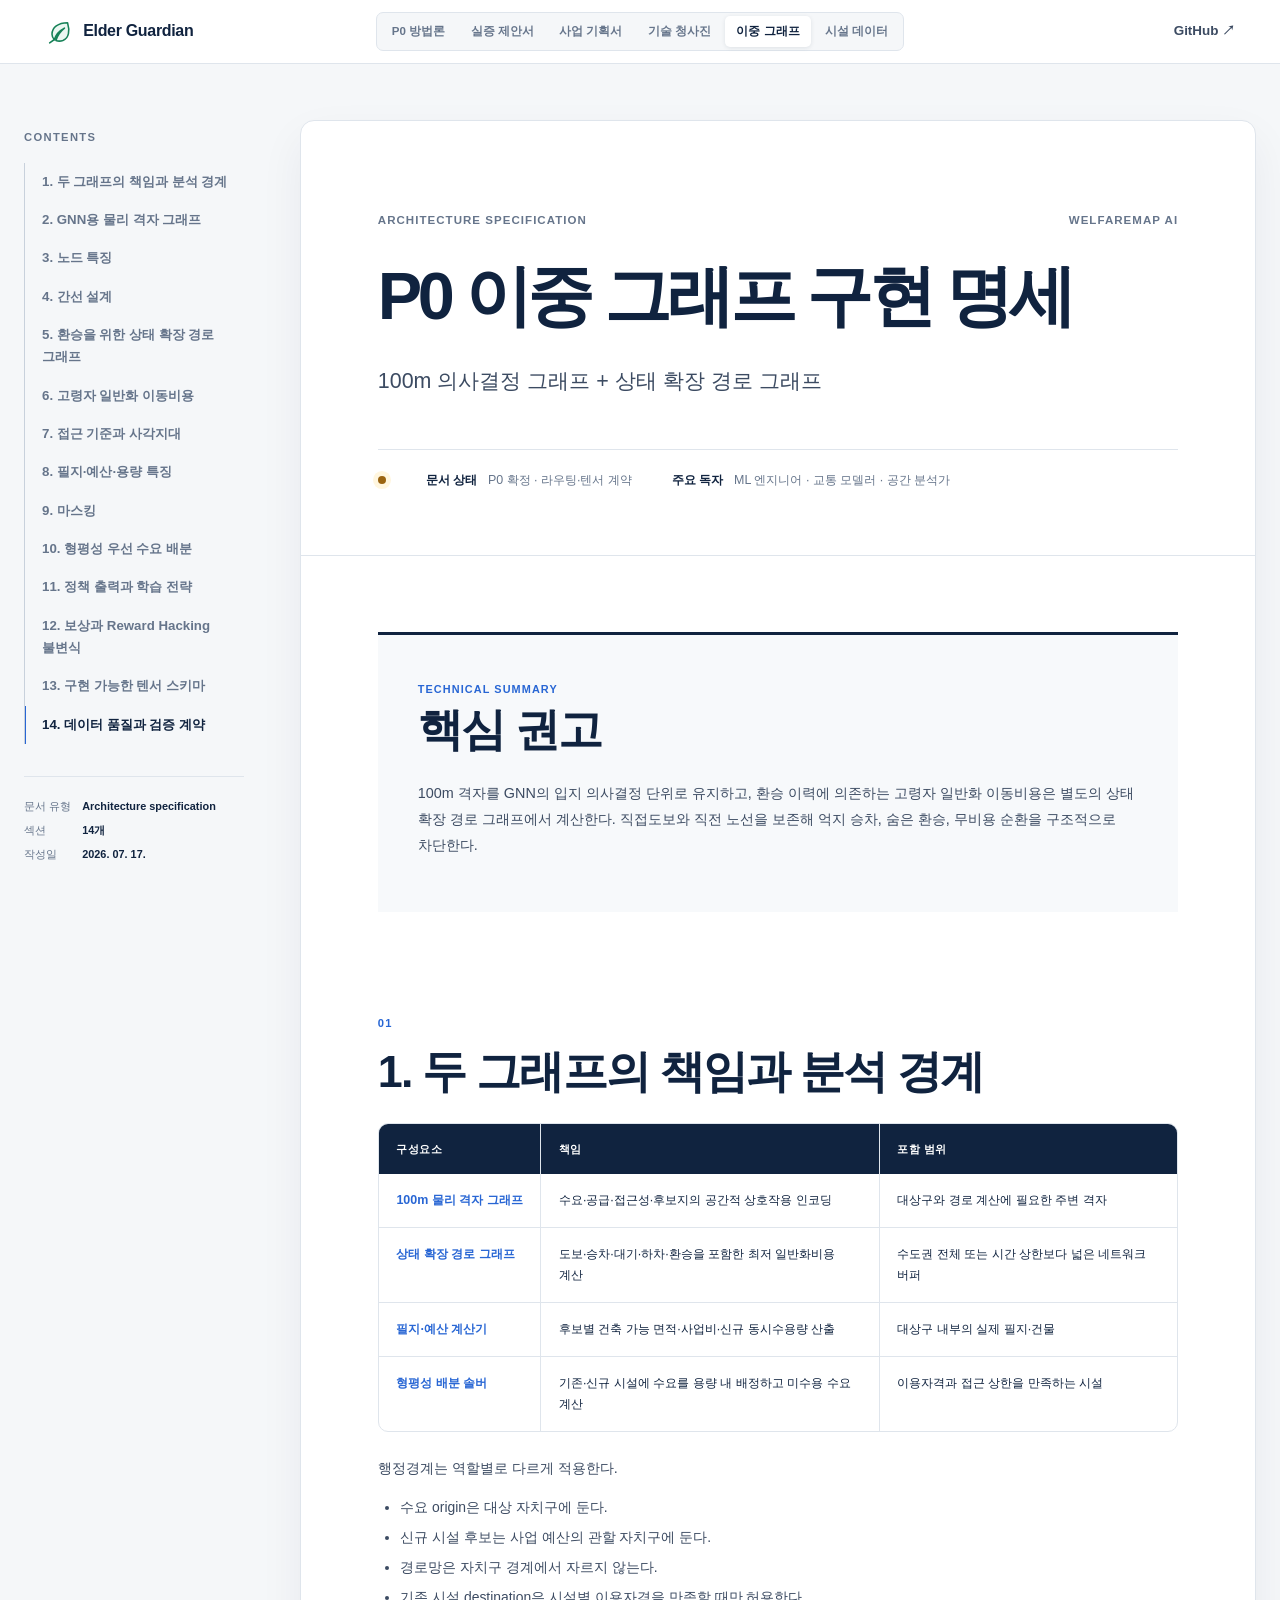
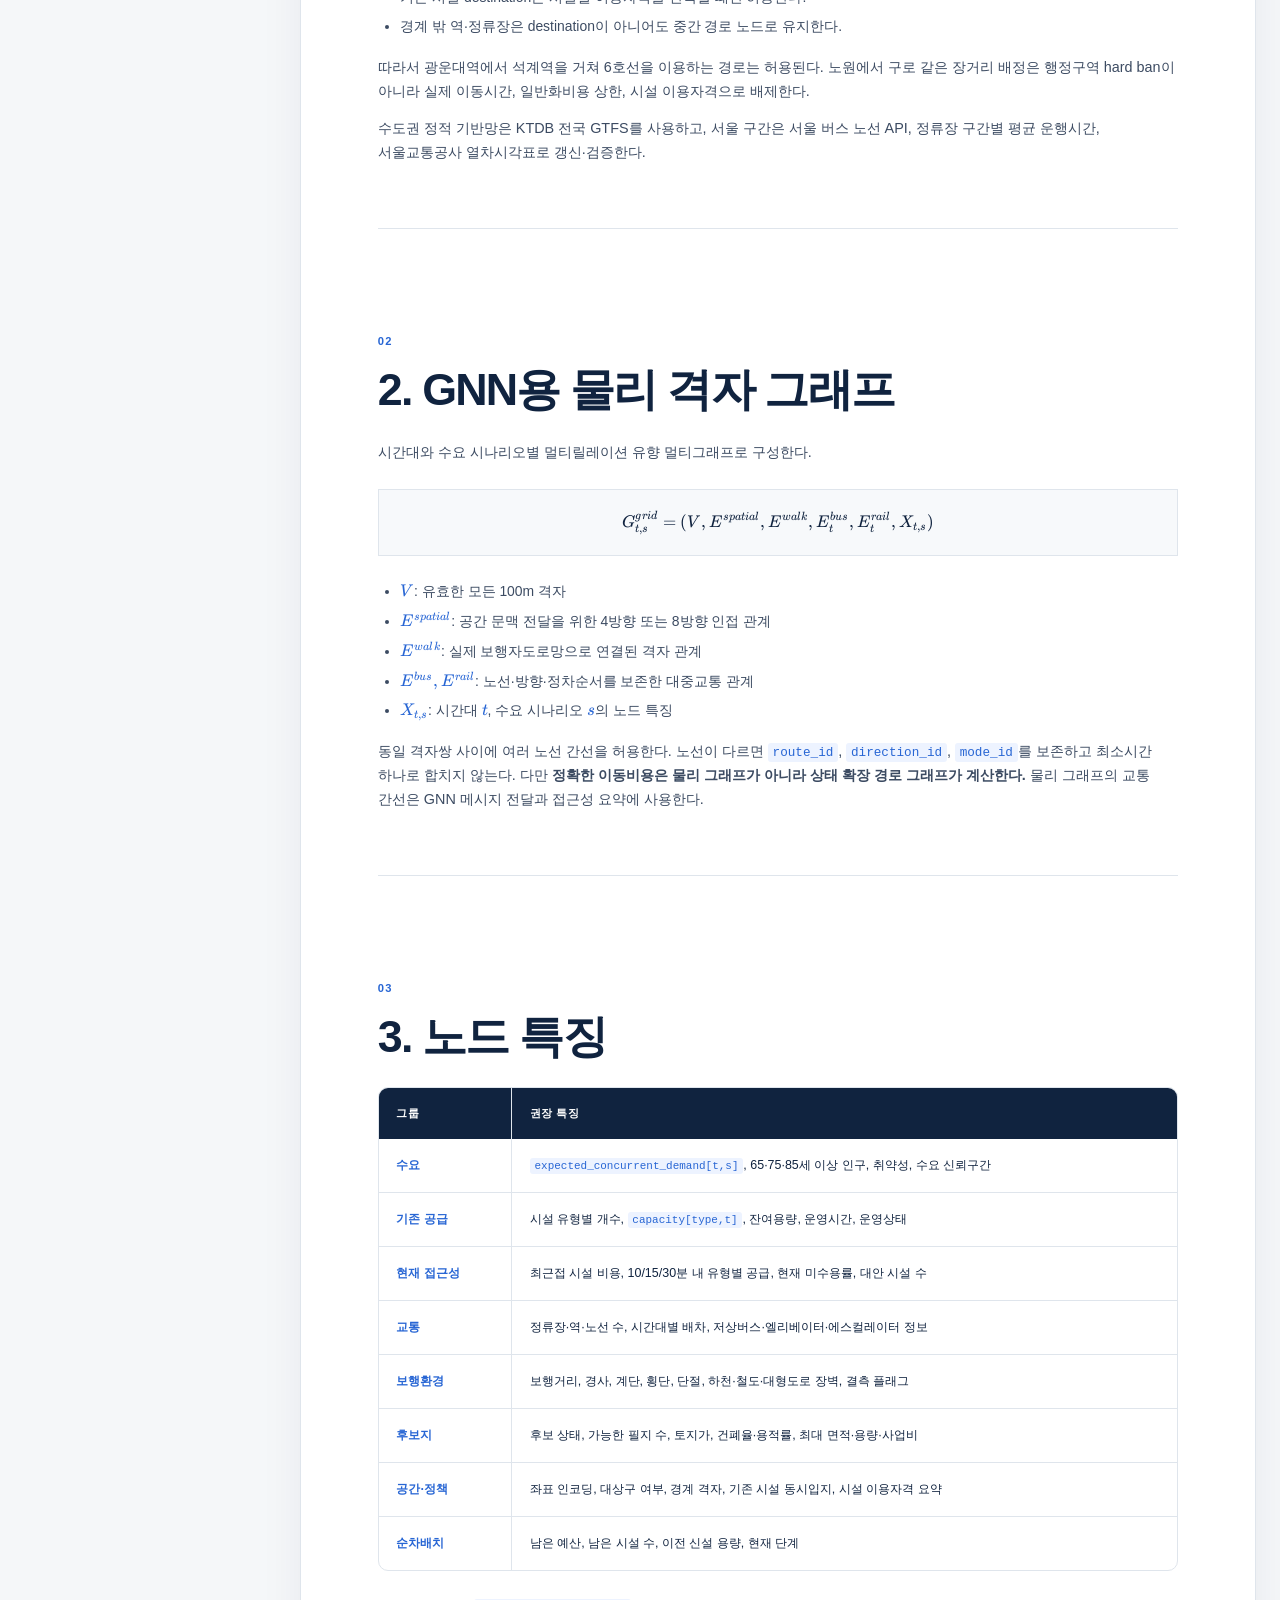
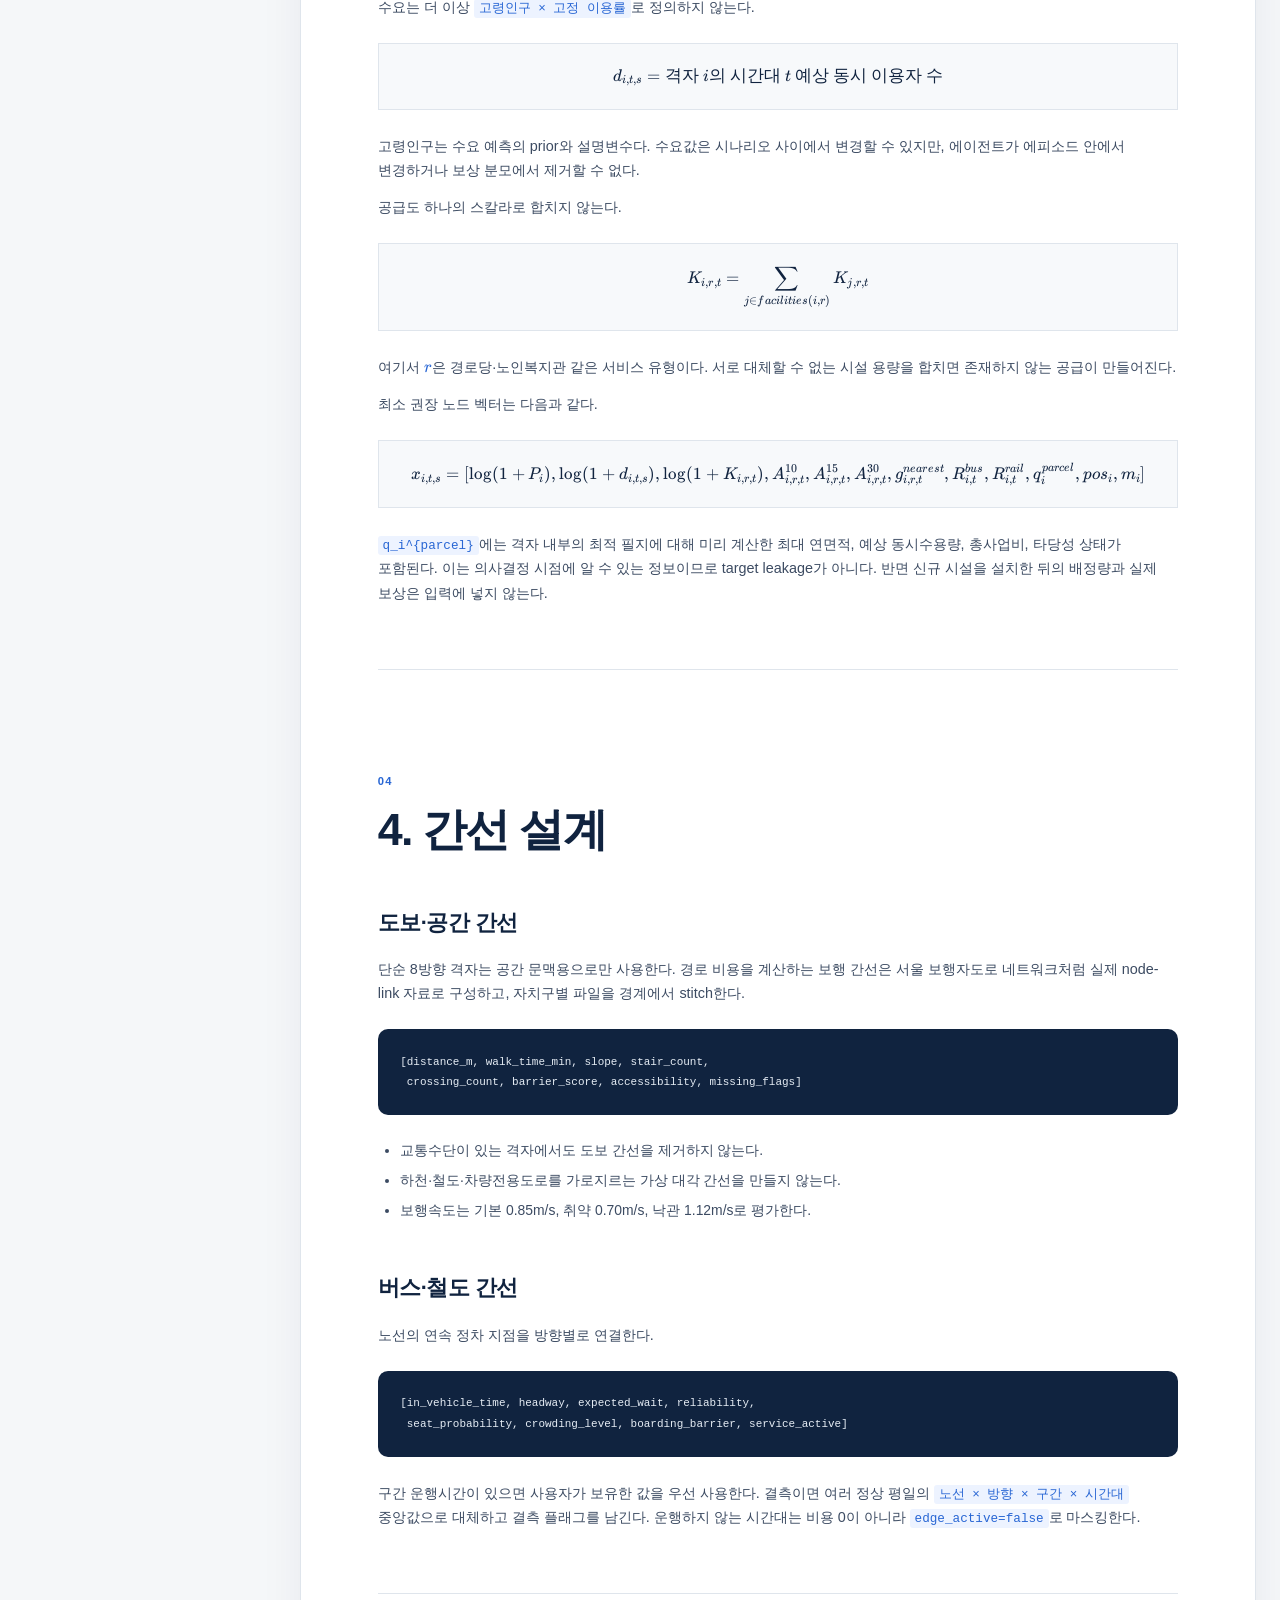
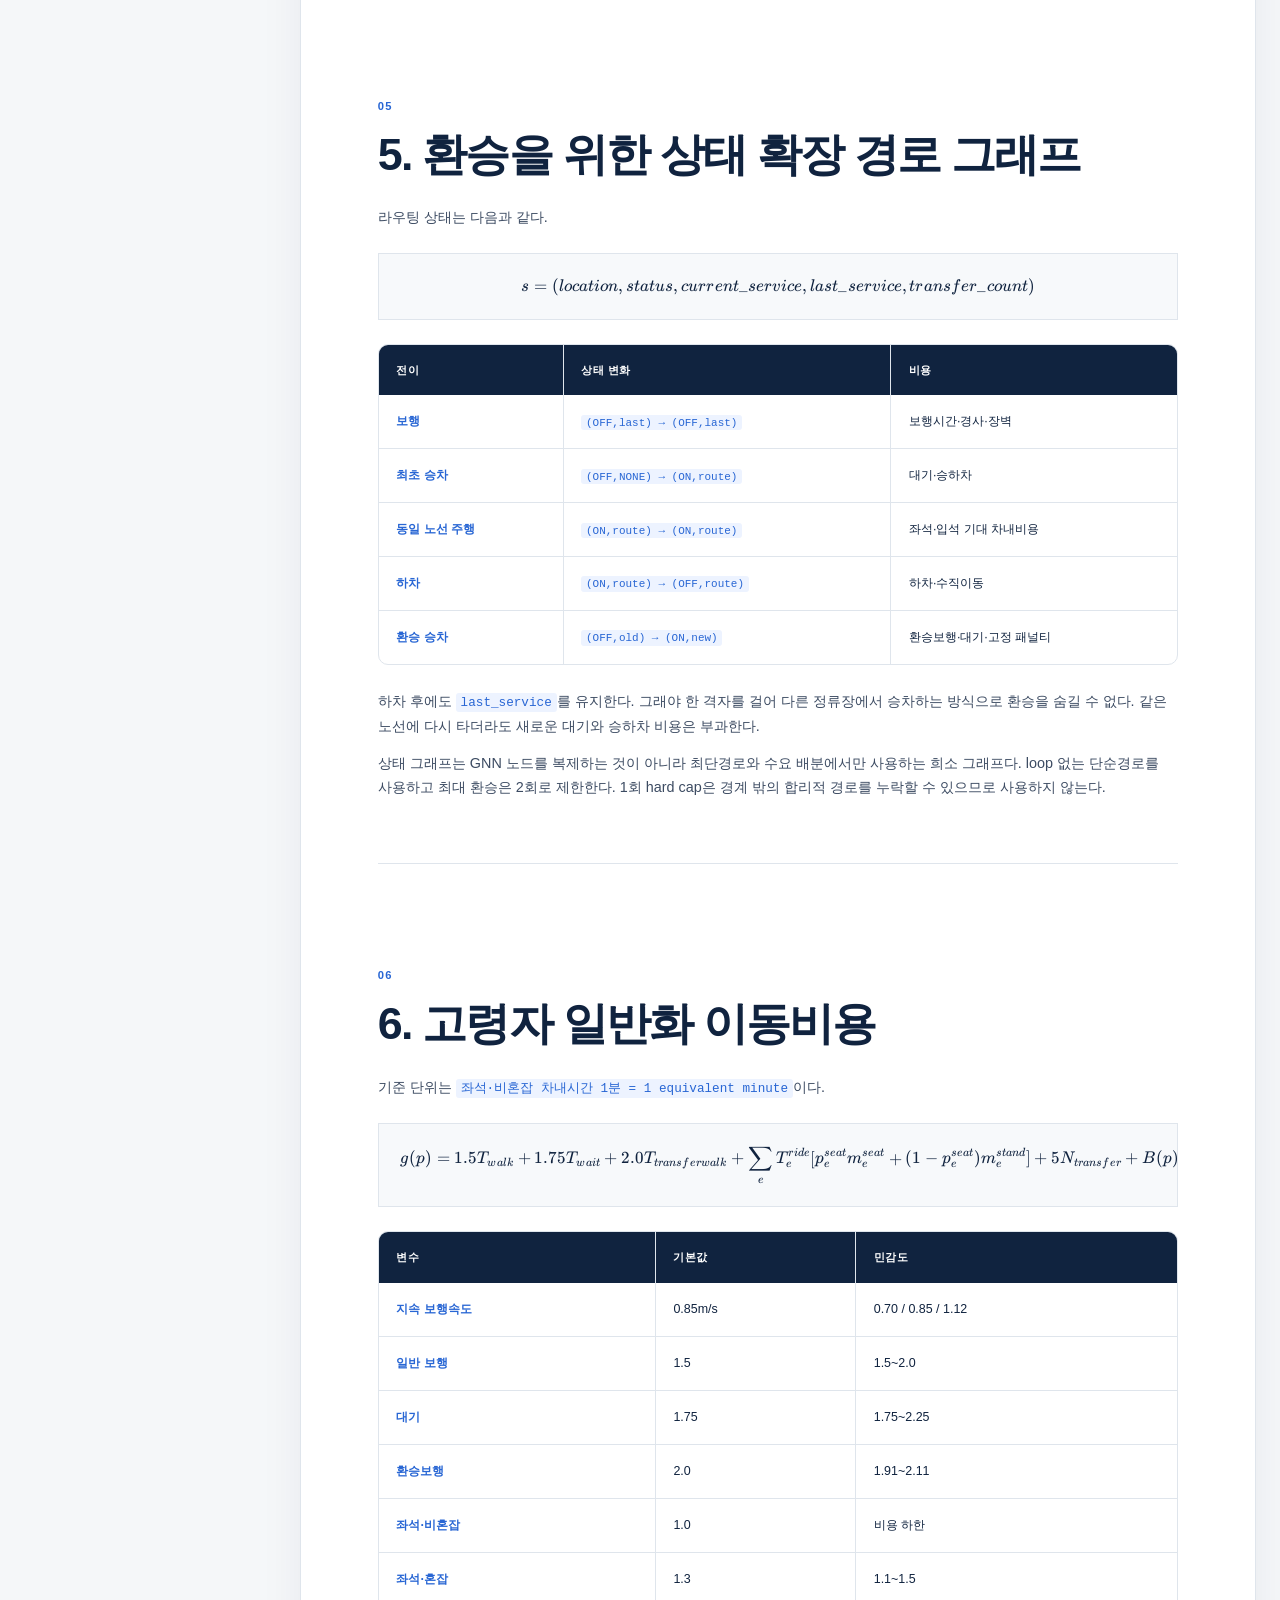
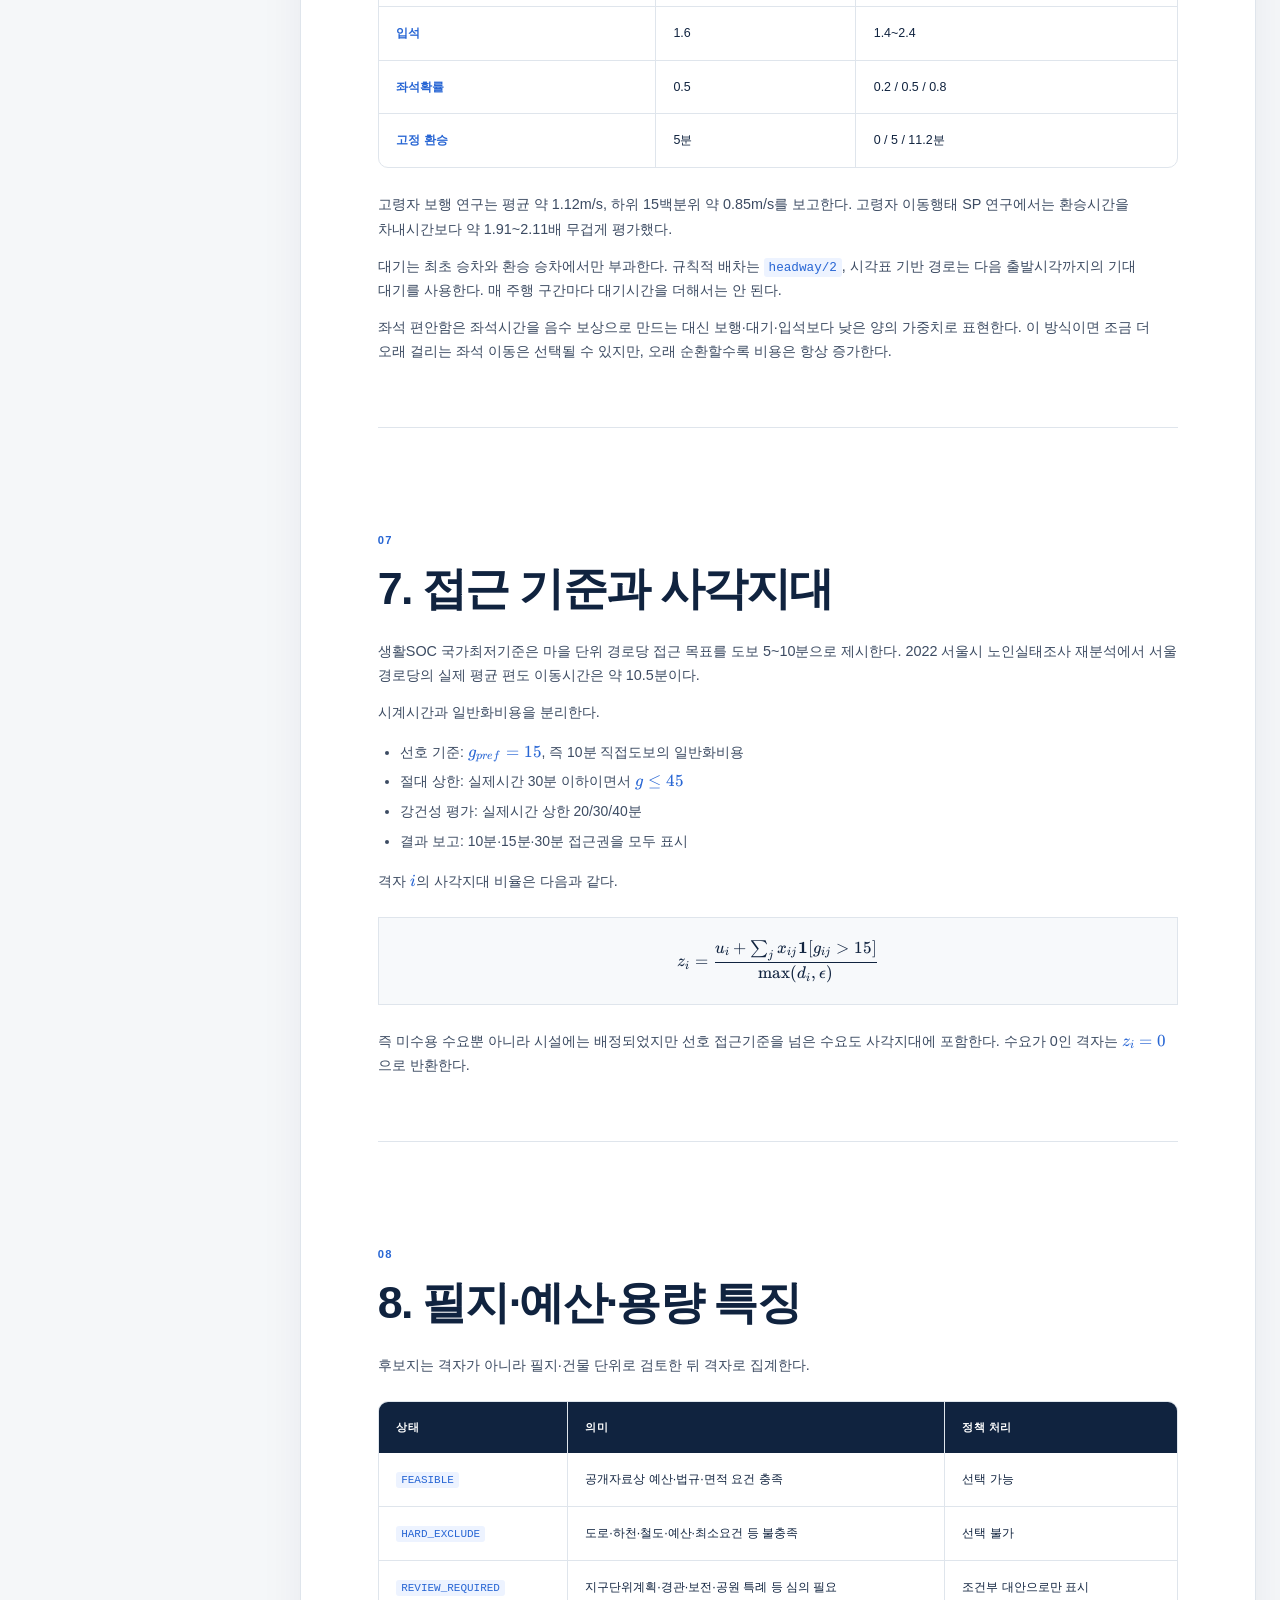
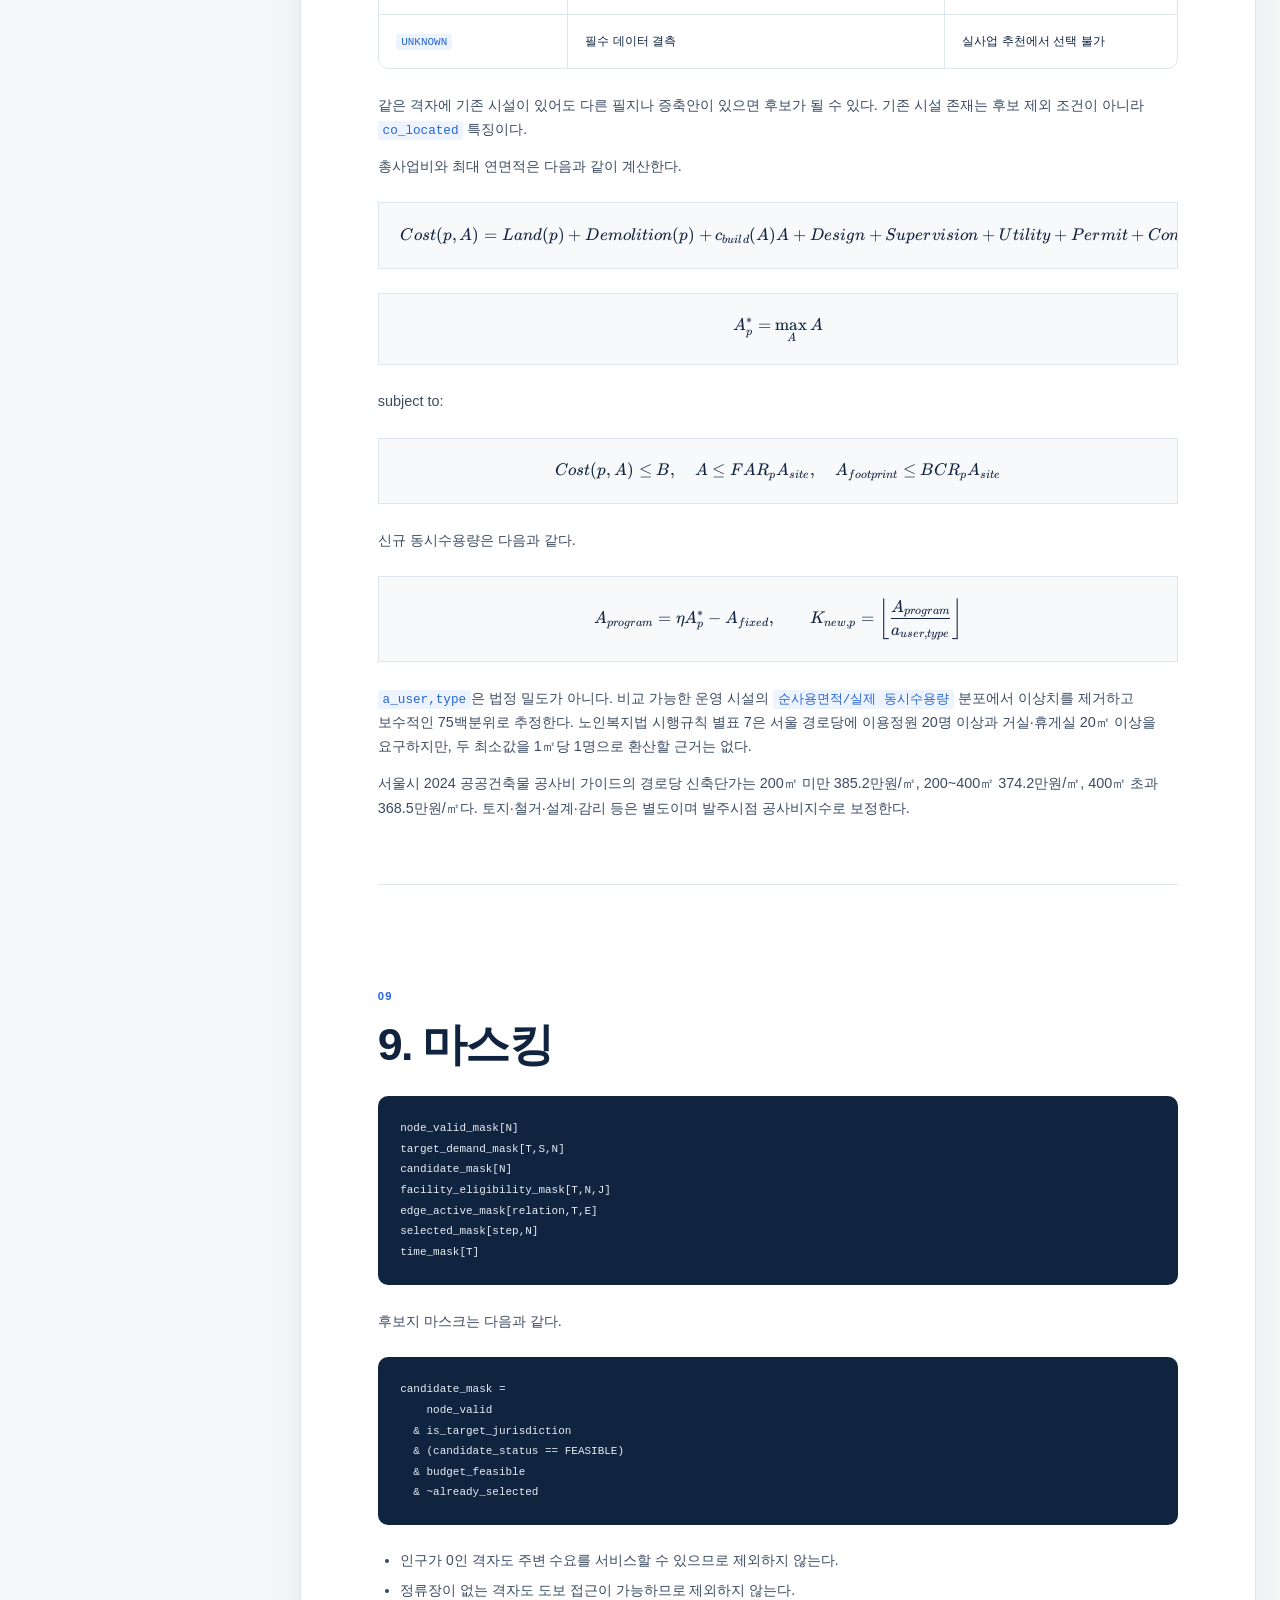
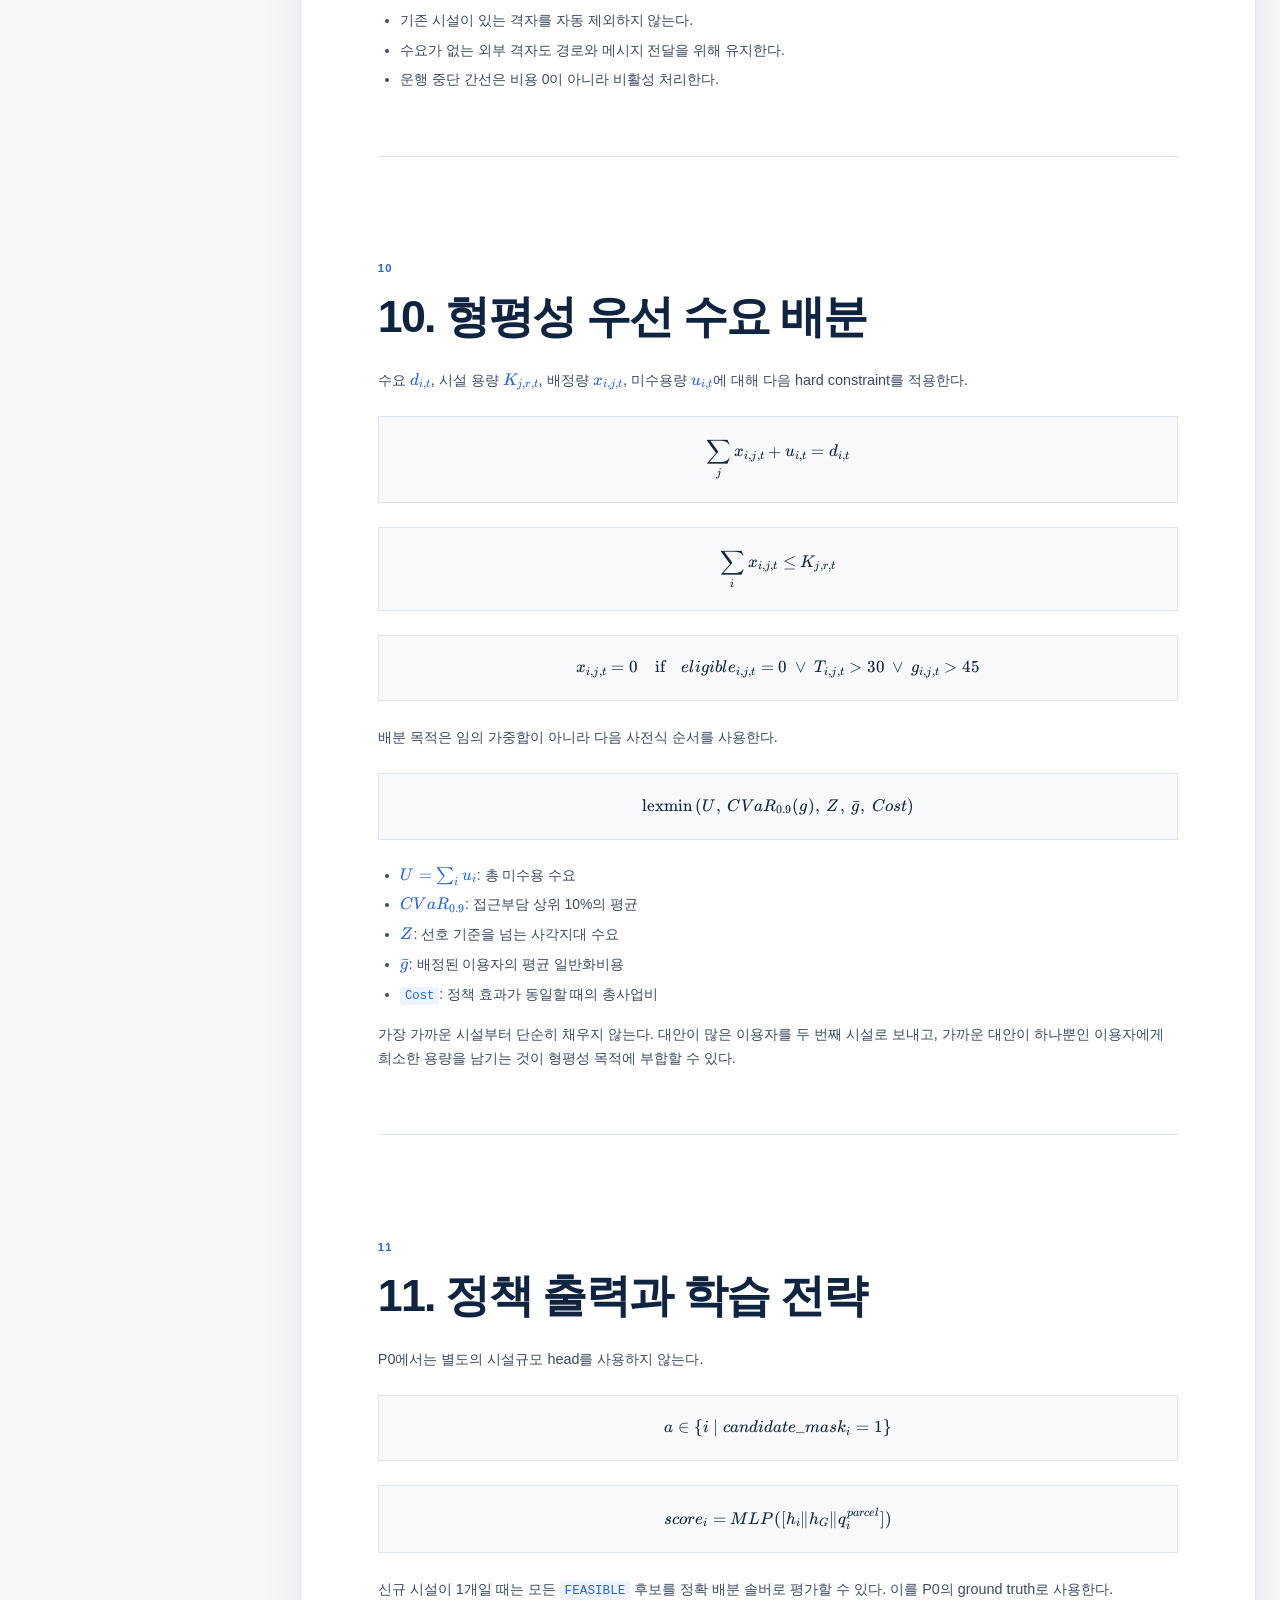
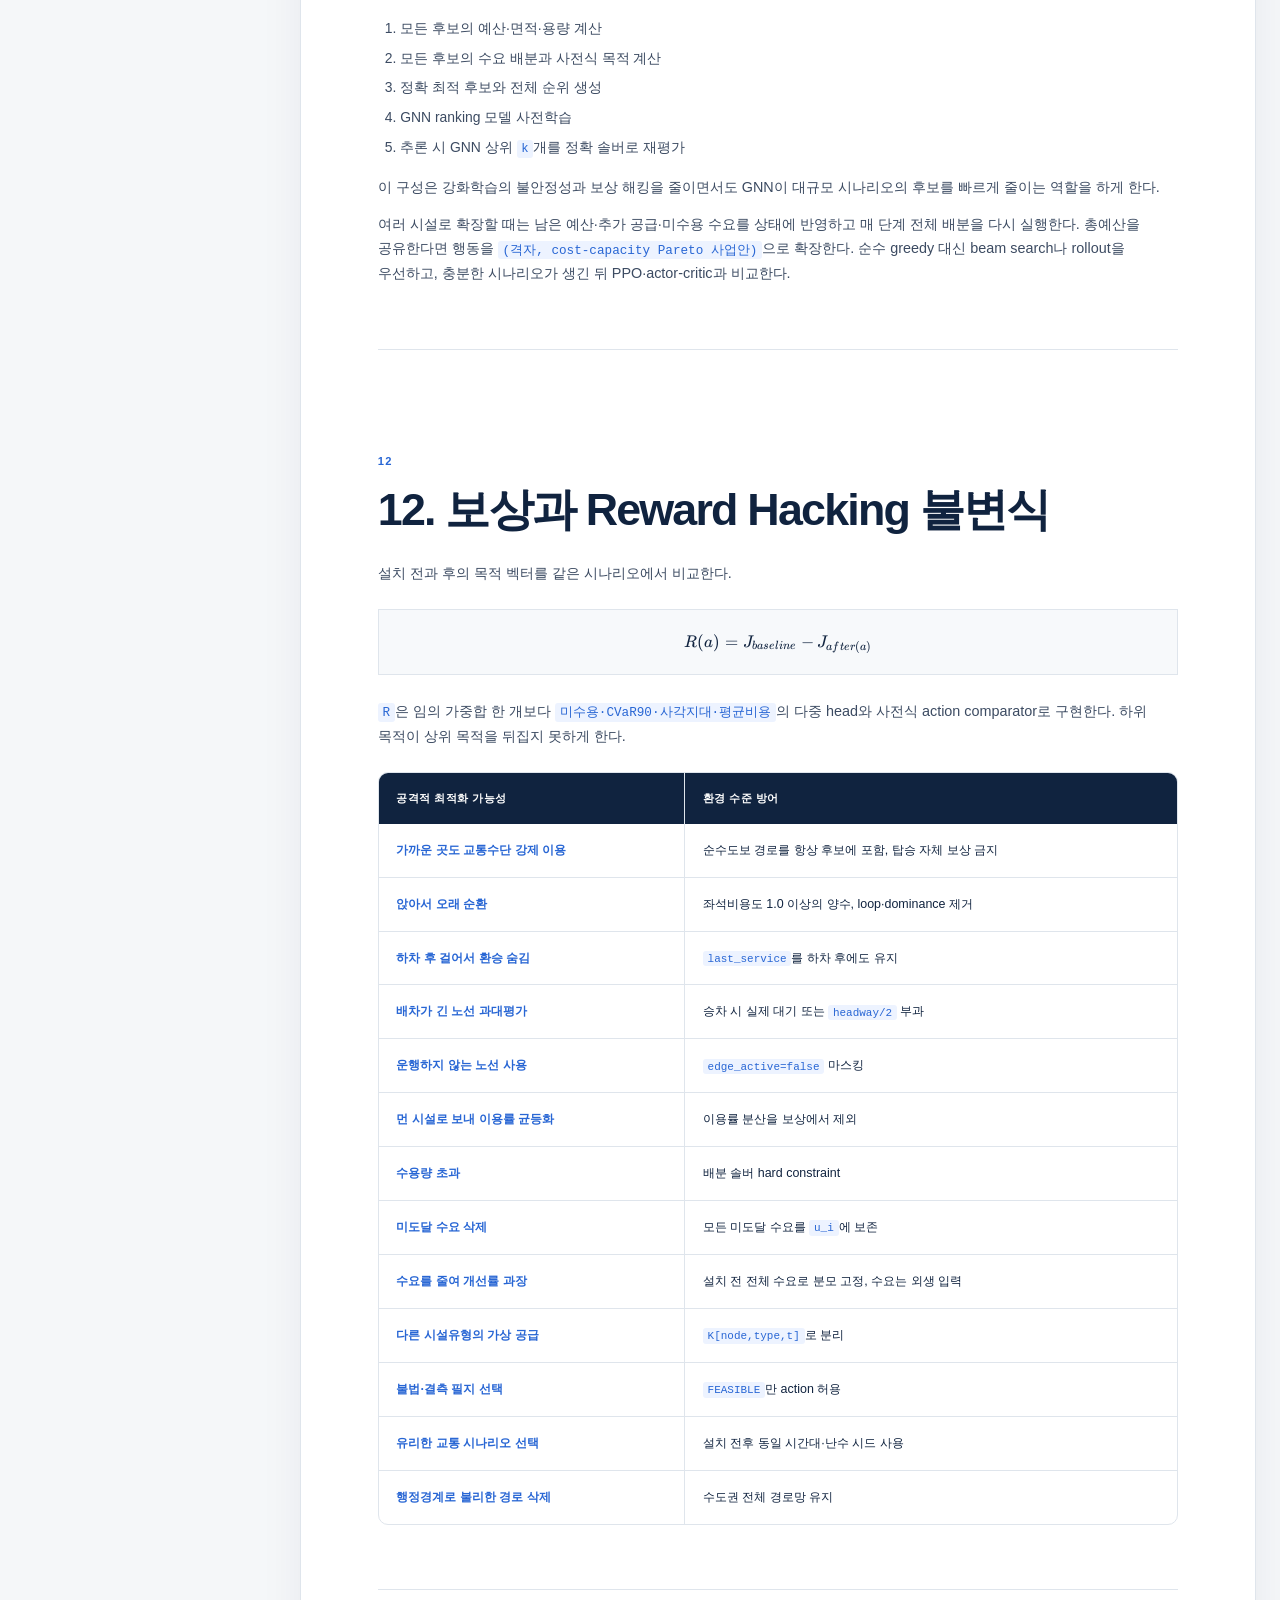
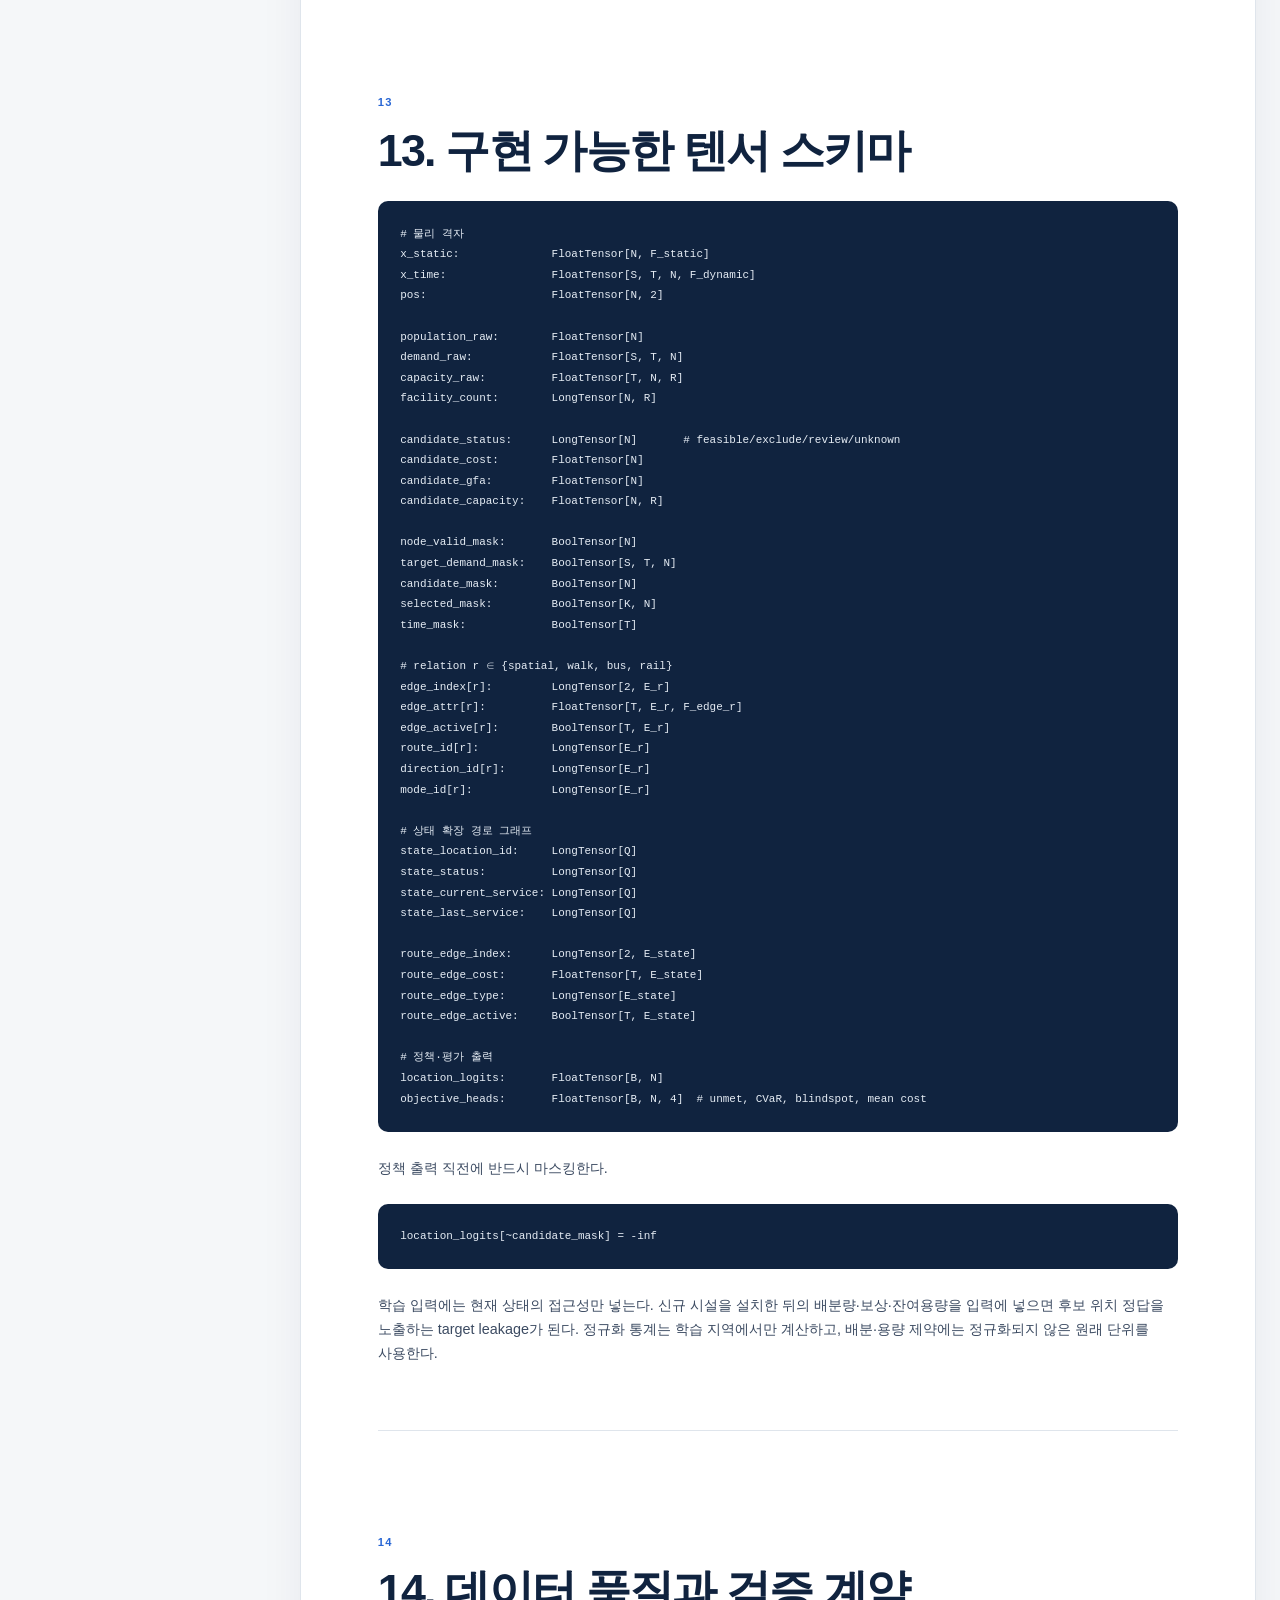
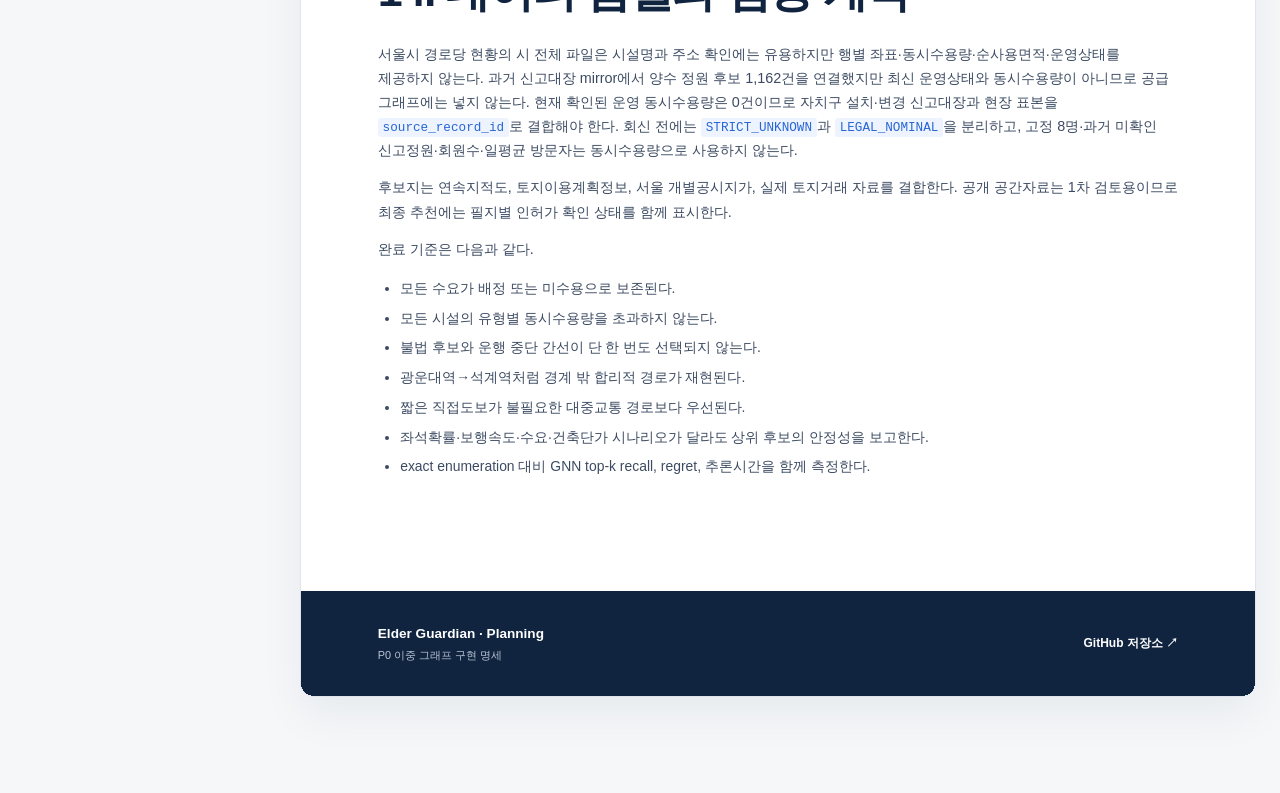
<file: site/dual-graph-recommendation.html>
<!doctype html><html lang="ko"><head><meta charset="UTF-8" /><meta name="viewport" content="width=device-width, initial-scale=1.0" /><meta name="description" content="100m 의사결정 그래프 + 상태 확장 경로 그래프" /><meta name="theme-color" content="#10233f" /><title>P0 이중 그래프 구현 명세 | Elder Guardian</title><link rel="icon" href="./favicon.svg" type="image/svg+xml" /><link rel="stylesheet" href="./vendor/katex/katex.min.css" /><link rel="stylesheet" href="./report.css" /><script defer src="./report.js"></script></head><body><a class="skip-link" href="#content">본문으로 건너뛰기</a>
<header class="topbar"><a class="brand" href="./index.html" aria-label="Elder Guardian 방법론 보고서로"><svg viewBox="0 0 36 36" aria-hidden="true"><path d="M29 6C17 6 9 12 9 21c0 3 1 5 3 7 2-7 7-12 13-15-5 4-9 9-11 16 3 1 6 1 9 0 8-3 9-13 6-23Z"/><path d="m13 27-7 5"/></svg><span>Elder Guardian</span></a><nav class="document-nav" aria-label="문서 탐색"><a href="./index.html">P0 방법론</a><a href="./proposal.html">실증 제안서</a><a href="./planning.html">사업 기획서</a><a href="./technical-blueprint.html">기술 청사진</a><a class="active" aria-current="page" href="./dual-graph-recommendation.html">이중 그래프</a><a href="./facility-data.html">시설 데이터</a></nav><a class="github" href="https://github.com/Elder-Gardian/Planning" target="_blank" rel="noreferrer">GitHub <span aria-hidden="true">↗</span></a></header>
<div class="page-shell document-shell" id="top"><aside class="toc document-toc" aria-label="P0 이중 그래프 구현 명세 목차"><p>Contents</p><nav><a href="#section-1">1. 두 그래프의 책임과 분석 경계</a><a href="#section-2">2. GNN용 물리 격자 그래프</a><a href="#section-3">3. 노드 특징</a><a href="#section-4">4. 간선 설계</a><a href="#section-5">5. 환승을 위한 상태 확장 경로 그래프</a><a href="#section-6">6. 고령자 일반화 이동비용</a><a href="#section-7">7. 접근 기준과 사각지대</a><a href="#section-8">8. 필지·예산·용량 특징</a><a href="#section-9">9. 마스킹</a><a href="#section-10">10. 형평성 우선 수요 배분</a><a href="#section-11">11. 정책 출력과 학습 전략</a><a href="#section-12">12. 보상과 Reward Hacking 불변식</a><a href="#section-13">13. 구현 가능한 텐서 스키마</a><a href="#section-14">14. 데이터 품질과 검증 계약</a></nav><div class="toc-meta"><span>문서 유형</span><strong>Architecture specification</strong><span>섹션</span><strong>14개</strong><span>작성일</span><strong>2026. 07. 17.</strong></div></aside>
<main class="report document-report" id="content"><header class="report-header document-header"><div class="mobile-document-nav"><nav class="document-nav" aria-label="문서 탐색"><a href="./index.html">P0 방법론</a><a href="./proposal.html">실증 제안서</a><a href="./planning.html">사업 기획서</a><a href="./technical-blueprint.html">기술 청사진</a><a class="active" aria-current="page" href="./dual-graph-recommendation.html">이중 그래프</a><a href="./facility-data.html">시설 데이터</a></nav></div><div class="report-meta"><span>Architecture specification</span><span>WelfareMap AI</span></div><h1>P0 이중 그래프 구현 명세</h1><p class="dek">100m 의사결정 그래프 + 상태 확장 경로 그래프</p><div class="report-status"><span class="status-dot"></span><p><strong>문서 상태</strong> P0 확정 · 라우팅·텐서 계약</p><p><strong>주요 독자</strong> ML 엔지니어 · 교통 모델러 · 공간 분석가</p></div></header><article class="document-content"><section class="document-summary"><span>Technical summary</span><h2>핵심 권고</h2><p>100m 격자를 GNN의 입지 의사결정 단위로 유지하고, 환승 이력에 의존하는 고령자 일반화 이동비용은 별도의 상태 확장 경로 그래프에서 계산한다. 직접도보와 직전 노선을 보존해 억지 승차, 숨은 환승, 무비용 순환을 구조적으로 차단한다.</p></section><section class="document-section" id="section-1"><div class="document-section-index">01</div><h2>1. 두 그래프의 책임과 분석 경계</h2>
<div class="table-frame document-table" role="region" aria-label="구성요소, 책임, 포함 범위" tabindex="0"><table><thead><tr><th>구성요소</th><th>책임</th><th>포함 범위</th></tr></thead><tbody><tr><th>100m 물리 격자 그래프</th><td>수요·공급·접근성·후보지의 공간적 상호작용 인코딩</td><td>대상구와 경로 계산에 필요한 주변 격자</td></tr><tr><th>상태 확장 경로 그래프</th><td>도보·승차·대기·하차·환승을 포함한 최저 일반화비용 계산</td><td>수도권 전체 또는 시간 상한보다 넓은 네트워크 버퍼</td></tr><tr><th>필지·예산 계산기</th><td>후보별 건축 가능 면적·사업비·신규 동시수용량 산출</td><td>대상구 내부의 실제 필지·건물</td></tr><tr><th>형평성 배분 솔버</th><td>기존·신규 시설에 수요를 용량 내 배정하고 미수용 수요 계산</td><td>이용자격과 접근 상한을 만족하는 시설</td></tr></tbody></table></div>
<p>행정경계는 역할별로 다르게 적용한다.</p>
<ul><li>수요 origin은 대상 자치구에 둔다.</li><li>신규 시설 후보는 사업 예산의 관할 자치구에 둔다.</li><li>경로망은 자치구 경계에서 자르지 않는다.</li><li>기존 시설 destination은 시설별 이용자격을 만족할 때만 허용한다.</li><li>경계 밖 역·정류장은 destination이 아니어도 중간 경로 노드로 유지한다.</li></ul>
<p>따라서 광운대역에서 석계역을 거쳐 6호선을 이용하는 경로는 허용된다. 노원에서 구로 같은 장거리 배정은 행정구역 hard ban이 아니라 실제 이동시간, 일반화비용 상한, 시설 이용자격으로 배제한다.</p>
<p>수도권 정적 기반망은 <a href="https://www.ktdb.go.kr/www/selectBbsNttView.do?bbsNo=2&amp;key=45&amp;nttNo=3785" target="_blank" rel="noreferrer">KTDB 전국 GTFS</a>를 사용하고, 서울 구간은 <a href="https://www.data.go.kr/data/15000193/openapi.do" target="_blank" rel="noreferrer">서울 버스 노선 API</a>, <a href="https://data.seoul.go.kr/dataList/OA-21217/S/1/datasetView.do" target="_blank" rel="noreferrer">정류장 구간별 평균 운행시간</a>, <a href="https://www.data.go.kr/data/15143847/openapi.do" target="_blank" rel="noreferrer">서울교통공사 열차시각표</a>로 갱신·검증한다.</p>
</section>
<section class="document-section" id="section-2"><div class="document-section-index">02</div><h2>2. GNN용 물리 격자 그래프</h2>
<p>시간대와 수요 시나리오별 멀티릴레이션 유향 멀티그래프로 구성한다.</p>
<div class="math-block"><span class="katex-display"><span class="katex"><span class="katex-mathml"><math xmlns="http://www.w3.org/1998/Math/MathML" display="block"><semantics><mrow><msubsup><mi>G</mi><mrow><mi>t</mi><mo separator="true">,</mo><mi>s</mi></mrow><mrow><mi>g</mi><mi>r</mi><mi>i</mi><mi>d</mi></mrow></msubsup><mo>=</mo><mo stretchy="false">(</mo><mi>V</mi><mo separator="true">,</mo><msup><mi>E</mi><mrow><mi>s</mi><mi>p</mi><mi>a</mi><mi>t</mi><mi>i</mi><mi>a</mi><mi>l</mi></mrow></msup><mo separator="true">,</mo><msup><mi>E</mi><mrow><mi>w</mi><mi>a</mi><mi>l</mi><mi>k</mi></mrow></msup><mo separator="true">,</mo><msubsup><mi>E</mi><mi>t</mi><mrow><mi>b</mi><mi>u</mi><mi>s</mi></mrow></msubsup><mo separator="true">,</mo><msubsup><mi>E</mi><mi>t</mi><mrow><mi>r</mi><mi>a</mi><mi>i</mi><mi>l</mi></mrow></msubsup><mo separator="true">,</mo><msub><mi>X</mi><mrow><mi>t</mi><mo separator="true">,</mo><mi>s</mi></mrow></msub><mo stretchy="false">)</mo></mrow><annotation encoding="application/x-tex">G_{t,s}^{grid}=(V,E^{spatial},E^{walk},E^{bus}_{t},E^{rail}_{t},X_{t,s})</annotation></semantics></math></span><span class="katex-html" aria-hidden="true"><span class="base"><span class="strut" style="height:1.3489em;vertical-align:-0.3819em;"></span><span class="mord"><span class="mord mathnormal">G</span><span class="msupsub"><span class="vlist-t vlist-t2"><span class="vlist-r"><span class="vlist" style="height:0.967em;"><span style="top:-2.4542em;margin-left:0em;margin-right:0.05em;"><span class="pstrut" style="height:2.7em;"></span><span class="sizing reset-size6 size3 mtight"><span class="mord mtight"><span class="mord mathnormal mtight">t</span><span class="mpunct mtight">,</span><span class="mord mathnormal mtight">s</span></span></span></span><span style="top:-3.1809em;margin-right:0.05em;"><span class="pstrut" style="height:2.7em;"></span><span class="sizing reset-size6 size3 mtight"><span class="mord mtight"><span class="mord mathnormal mtight" style="margin-right:0.0359em;">g</span><span class="mord mathnormal mtight" style="margin-right:0.0278em;">r</span><span class="mord mathnormal mtight">i</span><span class="mord mathnormal mtight">d</span></span></span></span></span><span class="vlist-s">​</span></span><span class="vlist-r"><span class="vlist" style="height:0.3819em;"><span></span></span></span></span></span></span><span class="mspace" style="margin-right:0.2778em;"></span><span class="mrel">=</span><span class="mspace" style="margin-right:0.2778em;"></span></span><span class="base"><span class="strut" style="height:1.1852em;vertical-align:-0.2861em;"></span><span class="mopen">(</span><span class="mord mathnormal" style="margin-right:0.2222em;">V</span><span class="mpunct">,</span><span class="mspace" style="margin-right:0.1667em;"></span><span class="mord"><span class="mord mathnormal" style="margin-right:0.0576em;">E</span><span class="msupsub"><span class="vlist-t"><span class="vlist-r"><span class="vlist" style="height:0.8991em;"><span style="top:-3.113em;margin-right:0.05em;"><span class="pstrut" style="height:2.7em;"></span><span class="sizing reset-size6 size3 mtight"><span class="mord mtight"><span class="mord mathnormal mtight">s</span><span class="mord mathnormal mtight">p</span><span class="mord mathnormal mtight">a</span><span class="mord mathnormal mtight">t</span><span class="mord mathnormal mtight">ia</span><span class="mord mathnormal mtight" style="margin-right:0.0197em;">l</span></span></span></span></span></span></span></span></span><span class="mpunct">,</span><span class="mspace" style="margin-right:0.1667em;"></span><span class="mord"><span class="mord mathnormal" style="margin-right:0.0576em;">E</span><span class="msupsub"><span class="vlist-t"><span class="vlist-r"><span class="vlist" style="height:0.8991em;"><span style="top:-3.113em;margin-right:0.05em;"><span class="pstrut" style="height:2.7em;"></span><span class="sizing reset-size6 size3 mtight"><span class="mord mtight"><span class="mord mathnormal mtight" style="margin-right:0.0269em;">w</span><span class="mord mathnormal mtight">a</span><span class="mord mathnormal mtight" style="margin-right:0.0197em;">l</span><span class="mord mathnormal mtight" style="margin-right:0.0315em;">k</span></span></span></span></span></span></span></span></span><span class="mpunct">,</span><span class="mspace" style="margin-right:0.1667em;"></span><span class="mord"><span class="mord mathnormal" style="margin-right:0.0576em;">E</span><span class="msupsub"><span class="vlist-t vlist-t2"><span class="vlist-r"><span class="vlist" style="height:0.8991em;"><span style="top:-2.453em;margin-left:-0.0576em;margin-right:0.05em;"><span class="pstrut" style="height:2.7em;"></span><span class="sizing reset-size6 size3 mtight"><span class="mord mtight"><span class="mord mathnormal mtight">t</span></span></span></span><span style="top:-3.113em;margin-right:0.05em;"><span class="pstrut" style="height:2.7em;"></span><span class="sizing reset-size6 size3 mtight"><span class="mord mtight"><span class="mord mathnormal mtight">b</span><span class="mord mathnormal mtight">u</span><span class="mord mathnormal mtight">s</span></span></span></span></span><span class="vlist-s">​</span></span><span class="vlist-r"><span class="vlist" style="height:0.247em;"><span></span></span></span></span></span></span><span class="mpunct">,</span><span class="mspace" style="margin-right:0.1667em;"></span><span class="mord"><span class="mord mathnormal" style="margin-right:0.0576em;">E</span><span class="msupsub"><span class="vlist-t vlist-t2"><span class="vlist-r"><span class="vlist" style="height:0.8991em;"><span style="top:-2.453em;margin-left:-0.0576em;margin-right:0.05em;"><span class="pstrut" style="height:2.7em;"></span><span class="sizing reset-size6 size3 mtight"><span class="mord mtight"><span class="mord mathnormal mtight">t</span></span></span></span><span style="top:-3.113em;margin-right:0.05em;"><span class="pstrut" style="height:2.7em;"></span><span class="sizing reset-size6 size3 mtight"><span class="mord mtight"><span class="mord mathnormal mtight" style="margin-right:0.0278em;">r</span><span class="mord mathnormal mtight">ai</span><span class="mord mathnormal mtight" style="margin-right:0.0197em;">l</span></span></span></span></span><span class="vlist-s">​</span></span><span class="vlist-r"><span class="vlist" style="height:0.247em;"><span></span></span></span></span></span></span><span class="mpunct">,</span><span class="mspace" style="margin-right:0.1667em;"></span><span class="mord"><span class="mord mathnormal" style="margin-right:0.0785em;">X</span><span class="msupsub"><span class="vlist-t vlist-t2"><span class="vlist-r"><span class="vlist" style="height:0.2806em;"><span style="top:-2.55em;margin-left:-0.0785em;margin-right:0.05em;"><span class="pstrut" style="height:2.7em;"></span><span class="sizing reset-size6 size3 mtight"><span class="mord mtight"><span class="mord mathnormal mtight">t</span><span class="mpunct mtight">,</span><span class="mord mathnormal mtight">s</span></span></span></span></span><span class="vlist-s">​</span></span><span class="vlist-r"><span class="vlist" style="height:0.2861em;"><span></span></span></span></span></span></span><span class="mclose">)</span></span></span></span></span></div>
<ul><li><span class="math-inline"><span class="katex"><span class="katex-mathml"><math xmlns="http://www.w3.org/1998/Math/MathML"><semantics><mrow><mi>V</mi></mrow><annotation encoding="application/x-tex">V</annotation></semantics></math></span><span class="katex-html" aria-hidden="true"><span class="base"><span class="strut" style="height:0.6833em;"></span><span class="mord mathnormal" style="margin-right:0.2222em;">V</span></span></span></span></span>: 유효한 모든 100m 격자</li><li><span class="math-inline"><span class="katex"><span class="katex-mathml"><math xmlns="http://www.w3.org/1998/Math/MathML"><semantics><mrow><msup><mi>E</mi><mrow><mi>s</mi><mi>p</mi><mi>a</mi><mi>t</mi><mi>i</mi><mi>a</mi><mi>l</mi></mrow></msup></mrow><annotation encoding="application/x-tex">E^{spatial}</annotation></semantics></math></span><span class="katex-html" aria-hidden="true"><span class="base"><span class="strut" style="height:0.8491em;"></span><span class="mord"><span class="mord mathnormal" style="margin-right:0.0576em;">E</span><span class="msupsub"><span class="vlist-t"><span class="vlist-r"><span class="vlist" style="height:0.8491em;"><span style="top:-3.063em;margin-right:0.05em;"><span class="pstrut" style="height:2.7em;"></span><span class="sizing reset-size6 size3 mtight"><span class="mord mtight"><span class="mord mathnormal mtight">s</span><span class="mord mathnormal mtight">p</span><span class="mord mathnormal mtight">a</span><span class="mord mathnormal mtight">t</span><span class="mord mathnormal mtight">ia</span><span class="mord mathnormal mtight" style="margin-right:0.0197em;">l</span></span></span></span></span></span></span></span></span></span></span></span></span>: 공간 문맥 전달을 위한 4방향 또는 8방향 인접 관계</li><li><span class="math-inline"><span class="katex"><span class="katex-mathml"><math xmlns="http://www.w3.org/1998/Math/MathML"><semantics><mrow><msup><mi>E</mi><mrow><mi>w</mi><mi>a</mi><mi>l</mi><mi>k</mi></mrow></msup></mrow><annotation encoding="application/x-tex">E^{walk}</annotation></semantics></math></span><span class="katex-html" aria-hidden="true"><span class="base"><span class="strut" style="height:0.8491em;"></span><span class="mord"><span class="mord mathnormal" style="margin-right:0.0576em;">E</span><span class="msupsub"><span class="vlist-t"><span class="vlist-r"><span class="vlist" style="height:0.8491em;"><span style="top:-3.063em;margin-right:0.05em;"><span class="pstrut" style="height:2.7em;"></span><span class="sizing reset-size6 size3 mtight"><span class="mord mtight"><span class="mord mathnormal mtight" style="margin-right:0.0269em;">w</span><span class="mord mathnormal mtight">a</span><span class="mord mathnormal mtight" style="margin-right:0.0197em;">l</span><span class="mord mathnormal mtight" style="margin-right:0.0315em;">k</span></span></span></span></span></span></span></span></span></span></span></span></span>: 실제 보행자도로망으로 연결된 격자 관계</li><li><span class="math-inline"><span class="katex"><span class="katex-mathml"><math xmlns="http://www.w3.org/1998/Math/MathML"><semantics><mrow><msup><mi>E</mi><mrow><mi>b</mi><mi>u</mi><mi>s</mi></mrow></msup><mo separator="true">,</mo><msup><mi>E</mi><mrow><mi>r</mi><mi>a</mi><mi>i</mi><mi>l</mi></mrow></msup></mrow><annotation encoding="application/x-tex">E^{bus},E^{rail}</annotation></semantics></math></span><span class="katex-html" aria-hidden="true"><span class="base"><span class="strut" style="height:1.0435em;vertical-align:-0.1944em;"></span><span class="mord"><span class="mord mathnormal" style="margin-right:0.0576em;">E</span><span class="msupsub"><span class="vlist-t"><span class="vlist-r"><span class="vlist" style="height:0.8491em;"><span style="top:-3.063em;margin-right:0.05em;"><span class="pstrut" style="height:2.7em;"></span><span class="sizing reset-size6 size3 mtight"><span class="mord mtight"><span class="mord mathnormal mtight">b</span><span class="mord mathnormal mtight">u</span><span class="mord mathnormal mtight">s</span></span></span></span></span></span></span></span></span><span class="mpunct">,</span><span class="mspace" style="margin-right:0.1667em;"></span><span class="mord"><span class="mord mathnormal" style="margin-right:0.0576em;">E</span><span class="msupsub"><span class="vlist-t"><span class="vlist-r"><span class="vlist" style="height:0.8491em;"><span style="top:-3.063em;margin-right:0.05em;"><span class="pstrut" style="height:2.7em;"></span><span class="sizing reset-size6 size3 mtight"><span class="mord mtight"><span class="mord mathnormal mtight" style="margin-right:0.0278em;">r</span><span class="mord mathnormal mtight">ai</span><span class="mord mathnormal mtight" style="margin-right:0.0197em;">l</span></span></span></span></span></span></span></span></span></span></span></span></span>: 노선·방향·정차순서를 보존한 대중교통 관계</li><li><span class="math-inline"><span class="katex"><span class="katex-mathml"><math xmlns="http://www.w3.org/1998/Math/MathML"><semantics><mrow><msub><mi>X</mi><mrow><mi>t</mi><mo separator="true">,</mo><mi>s</mi></mrow></msub></mrow><annotation encoding="application/x-tex">X_{t,s}</annotation></semantics></math></span><span class="katex-html" aria-hidden="true"><span class="base"><span class="strut" style="height:0.9694em;vertical-align:-0.2861em;"></span><span class="mord"><span class="mord mathnormal" style="margin-right:0.0785em;">X</span><span class="msupsub"><span class="vlist-t vlist-t2"><span class="vlist-r"><span class="vlist" style="height:0.2806em;"><span style="top:-2.55em;margin-left:-0.0785em;margin-right:0.05em;"><span class="pstrut" style="height:2.7em;"></span><span class="sizing reset-size6 size3 mtight"><span class="mord mtight"><span class="mord mathnormal mtight">t</span><span class="mpunct mtight">,</span><span class="mord mathnormal mtight">s</span></span></span></span></span><span class="vlist-s">​</span></span><span class="vlist-r"><span class="vlist" style="height:0.2861em;"><span></span></span></span></span></span></span></span></span></span></span>: 시간대 <span class="math-inline"><span class="katex"><span class="katex-mathml"><math xmlns="http://www.w3.org/1998/Math/MathML"><semantics><mrow><mi>t</mi></mrow><annotation encoding="application/x-tex">t</annotation></semantics></math></span><span class="katex-html" aria-hidden="true"><span class="base"><span class="strut" style="height:0.6151em;"></span><span class="mord mathnormal">t</span></span></span></span></span>, 수요 시나리오 <span class="math-inline"><span class="katex"><span class="katex-mathml"><math xmlns="http://www.w3.org/1998/Math/MathML"><semantics><mrow><mi>s</mi></mrow><annotation encoding="application/x-tex">s</annotation></semantics></math></span><span class="katex-html" aria-hidden="true"><span class="base"><span class="strut" style="height:0.4306em;"></span><span class="mord mathnormal">s</span></span></span></span></span>의 노드 특징</li></ul>
<p>동일 격자쌍 사이에 여러 노선 간선을 허용한다. 노선이 다르면 <code>route_id</code>, <code>direction_id</code>, <code>mode_id</code>를 보존하고 최소시간 하나로 합치지 않는다. 다만 <strong>정확한 이동비용은 물리 그래프가 아니라 상태 확장 경로 그래프가 계산한다.</strong> 물리 그래프의 교통 간선은 GNN 메시지 전달과 접근성 요약에 사용한다.</p>
</section>
<section class="document-section" id="section-3"><div class="document-section-index">03</div><h2>3. 노드 특징</h2>
<div class="table-frame document-table" role="region" aria-label="그룹, 권장 특징" tabindex="0"><table><thead><tr><th>그룹</th><th>권장 특징</th></tr></thead><tbody><tr><th>수요</th><td><code>expected_concurrent_demand[t,s]</code>, 65·75·85세 이상 인구, 취약성, 수요 신뢰구간</td></tr><tr><th>기존 공급</th><td>시설 유형별 개수, <code>capacity[type,t]</code>, 잔여용량, 운영시간, 운영상태</td></tr><tr><th>현재 접근성</th><td>최근접 시설 비용, 10/15/30분 내 유형별 공급, 현재 미수용률, 대안 시설 수</td></tr><tr><th>교통</th><td>정류장·역·노선 수, 시간대별 배차, 저상버스·엘리베이터·에스컬레이터 정보</td></tr><tr><th>보행환경</th><td>보행거리, 경사, 계단, 횡단, 단절, 하천·철도·대형도로 장벽, 결측 플래그</td></tr><tr><th>후보지</th><td>후보 상태, 가능한 필지 수, 토지가, 건폐율·용적률, 최대 면적·용량·사업비</td></tr><tr><th>공간·정책</th><td>좌표 인코딩, 대상구 여부, 경계 격자, 기존 시설 동시입지, 시설 이용자격 요약</td></tr><tr><th>순차배치</th><td>남은 예산, 남은 시설 수, 이전 신설 용량, 현재 단계</td></tr></tbody></table></div>
<p>수요는 더 이상 <code>고령인구 × 고정 이용률</code>로 정의하지 않는다.</p>
<div class="math-block"><span class="katex-display"><span class="katex"><span class="katex-mathml"><math xmlns="http://www.w3.org/1998/Math/MathML" display="block"><semantics><mrow><msub><mi>d</mi><mrow><mi>i</mi><mo separator="true">,</mo><mi>t</mi><mo separator="true">,</mo><mi>s</mi></mrow></msub><mo>=</mo><mtext>격자 </mtext><mi>i</mi><mtext>의 시간대 </mtext><mi>t</mi><mtext> 예상 동시 이용자 수</mtext></mrow><annotation encoding="application/x-tex">d_{i,t,s}=\text{격자 }i\text{의 시간대 }t\text{ 예상 동시 이용자 수}</annotation></semantics></math></span><span class="katex-html" aria-hidden="true"><span class="base"><span class="strut" style="height:0.9805em;vertical-align:-0.2861em;"></span><span class="mord"><span class="mord mathnormal">d</span><span class="msupsub"><span class="vlist-t vlist-t2"><span class="vlist-r"><span class="vlist" style="height:0.3117em;"><span style="top:-2.55em;margin-left:0em;margin-right:0.05em;"><span class="pstrut" style="height:2.7em;"></span><span class="sizing reset-size6 size3 mtight"><span class="mord mtight"><span class="mord mathnormal mtight">i</span><span class="mpunct mtight">,</span><span class="mord mathnormal mtight">t</span><span class="mpunct mtight">,</span><span class="mord mathnormal mtight">s</span></span></span></span></span><span class="vlist-s">​</span></span><span class="vlist-r"><span class="vlist" style="height:0.2861em;"><span></span></span></span></span></span></span><span class="mspace" style="margin-right:0.2778em;"></span><span class="mrel">=</span><span class="mspace" style="margin-right:0.2778em;"></span></span><span class="base"><span class="strut" style="height:0.6833em;"></span><span class="mord text"><span class="mord hangul_fallback">격자</span><span class="mord"> </span></span><span class="mord mathnormal">i</span><span class="mord text"><span class="mord hangul_fallback">의</span><span class="mord"> </span><span class="mord hangul_fallback">시간대</span><span class="mord"> </span></span><span class="mord mathnormal">t</span><span class="mord text"><span class="mord"> </span><span class="mord hangul_fallback">예상</span><span class="mord"> </span><span class="mord hangul_fallback">동시</span><span class="mord"> </span><span class="mord hangul_fallback">이용자</span><span class="mord"> </span><span class="mord hangul_fallback">수</span></span></span></span></span></span></div>
<p>고령인구는 수요 예측의 prior와 설명변수다. 수요값은 시나리오 사이에서 변경할 수 있지만, 에이전트가 에피소드 안에서 변경하거나 보상 분모에서 제거할 수 없다.</p>
<p>공급도 하나의 스칼라로 합치지 않는다.</p>
<div class="math-block"><span class="katex-display"><span class="katex"><span class="katex-mathml"><math xmlns="http://www.w3.org/1998/Math/MathML" display="block"><semantics><mrow><msub><mi>K</mi><mrow><mi>i</mi><mo separator="true">,</mo><mi>r</mi><mo separator="true">,</mo><mi>t</mi></mrow></msub><mo>=</mo><munder><mo>∑</mo><mrow><mi>j</mi><mo>∈</mo><mi>f</mi><mi>a</mi><mi>c</mi><mi>i</mi><mi>l</mi><mi>i</mi><mi>t</mi><mi>i</mi><mi>e</mi><mi>s</mi><mo stretchy="false">(</mo><mi>i</mi><mo separator="true">,</mo><mi>r</mi><mo stretchy="false">)</mo></mrow></munder><msub><mi>K</mi><mrow><mi>j</mi><mo separator="true">,</mo><mi>r</mi><mo separator="true">,</mo><mi>t</mi></mrow></msub></mrow><annotation encoding="application/x-tex">K_{i,r,t}=\sum_{j\in facilities(i,r)}K_{j,r,t}</annotation></semantics></math></span><span class="katex-html" aria-hidden="true"><span class="base"><span class="strut" style="height:0.9694em;vertical-align:-0.2861em;"></span><span class="mord"><span class="mord mathnormal" style="margin-right:0.0715em;">K</span><span class="msupsub"><span class="vlist-t vlist-t2"><span class="vlist-r"><span class="vlist" style="height:0.3117em;"><span style="top:-2.55em;margin-left:-0.0715em;margin-right:0.05em;"><span class="pstrut" style="height:2.7em;"></span><span class="sizing reset-size6 size3 mtight"><span class="mord mtight"><span class="mord mathnormal mtight">i</span><span class="mpunct mtight">,</span><span class="mord mathnormal mtight" style="margin-right:0.0278em;">r</span><span class="mpunct mtight">,</span><span class="mord mathnormal mtight">t</span></span></span></span></span><span class="vlist-s">​</span></span><span class="vlist-r"><span class="vlist" style="height:0.2861em;"><span></span></span></span></span></span></span><span class="mspace" style="margin-right:0.2778em;"></span><span class="mrel">=</span><span class="mspace" style="margin-right:0.2778em;"></span></span><span class="base"><span class="strut" style="height:2.566em;vertical-align:-1.516em;"></span><span class="mop op-limits"><span class="vlist-t vlist-t2"><span class="vlist-r"><span class="vlist" style="height:1.05em;"><span style="top:-1.809em;margin-left:0em;"><span class="pstrut" style="height:3.05em;"></span><span class="sizing reset-size6 size3 mtight"><span class="mord mtight"><span class="mord mathnormal mtight" style="margin-right:0.0572em;">j</span><span class="mrel mtight">∈</span><span class="mord mathnormal mtight" style="margin-right:0.1076em;">f</span><span class="mord mathnormal mtight">a</span><span class="mord mathnormal mtight">c</span><span class="mord mathnormal mtight">i</span><span class="mord mathnormal mtight" style="margin-right:0.0197em;">l</span><span class="mord mathnormal mtight">i</span><span class="mord mathnormal mtight">t</span><span class="mord mathnormal mtight">i</span><span class="mord mathnormal mtight">es</span><span class="mopen mtight">(</span><span class="mord mathnormal mtight">i</span><span class="mpunct mtight">,</span><span class="mord mathnormal mtight" style="margin-right:0.0278em;">r</span><span class="mclose mtight">)</span></span></span></span><span style="top:-3.05em;"><span class="pstrut" style="height:3.05em;"></span><span><span class="mop op-symbol large-op">∑</span></span></span></span><span class="vlist-s">​</span></span><span class="vlist-r"><span class="vlist" style="height:1.516em;"><span></span></span></span></span></span><span class="mspace" style="margin-right:0.1667em;"></span><span class="mord"><span class="mord mathnormal" style="margin-right:0.0715em;">K</span><span class="msupsub"><span class="vlist-t vlist-t2"><span class="vlist-r"><span class="vlist" style="height:0.3117em;"><span style="top:-2.55em;margin-left:-0.0715em;margin-right:0.05em;"><span class="pstrut" style="height:2.7em;"></span><span class="sizing reset-size6 size3 mtight"><span class="mord mtight"><span class="mord mathnormal mtight" style="margin-right:0.0572em;">j</span><span class="mpunct mtight">,</span><span class="mord mathnormal mtight" style="margin-right:0.0278em;">r</span><span class="mpunct mtight">,</span><span class="mord mathnormal mtight">t</span></span></span></span></span><span class="vlist-s">​</span></span><span class="vlist-r"><span class="vlist" style="height:0.2861em;"><span></span></span></span></span></span></span></span></span></span></span></div>
<p>여기서 <span class="math-inline"><span class="katex"><span class="katex-mathml"><math xmlns="http://www.w3.org/1998/Math/MathML"><semantics><mrow><mi>r</mi></mrow><annotation encoding="application/x-tex">r</annotation></semantics></math></span><span class="katex-html" aria-hidden="true"><span class="base"><span class="strut" style="height:0.4306em;"></span><span class="mord mathnormal" style="margin-right:0.0278em;">r</span></span></span></span></span>은 경로당·노인복지관 같은 서비스 유형이다. 서로 대체할 수 없는 시설 용량을 합치면 존재하지 않는 공급이 만들어진다.</p>
<p>최소 권장 노드 벡터는 다음과 같다.</p>
<div class="math-block"><span class="katex-display"><span class="katex"><span class="katex-mathml"><math xmlns="http://www.w3.org/1998/Math/MathML" display="block"><semantics><mrow><msub><mi>x</mi><mrow><mi>i</mi><mo separator="true">,</mo><mi>t</mi><mo separator="true">,</mo><mi>s</mi></mrow></msub><mo>=</mo><mo stretchy="false">[</mo><mi>log</mi><mo>⁡</mo><mo stretchy="false">(</mo><mn>1</mn><mo>+</mo><msub><mi>P</mi><mi>i</mi></msub><mo stretchy="false">)</mo><mo separator="true">,</mo><mi>log</mi><mo>⁡</mo><mo stretchy="false">(</mo><mn>1</mn><mo>+</mo><msub><mi>d</mi><mrow><mi>i</mi><mo separator="true">,</mo><mi>t</mi><mo separator="true">,</mo><mi>s</mi></mrow></msub><mo stretchy="false">)</mo><mo separator="true">,</mo><mi>log</mi><mo>⁡</mo><mo stretchy="false">(</mo><mn>1</mn><mo>+</mo><msub><mi>K</mi><mrow><mi>i</mi><mo separator="true">,</mo><mi>r</mi><mo separator="true">,</mo><mi>t</mi></mrow></msub><mo stretchy="false">)</mo><mo separator="true">,</mo><msubsup><mi>A</mi><mrow><mi>i</mi><mo separator="true">,</mo><mi>r</mi><mo separator="true">,</mo><mi>t</mi></mrow><mn>10</mn></msubsup><mo separator="true">,</mo><msubsup><mi>A</mi><mrow><mi>i</mi><mo separator="true">,</mo><mi>r</mi><mo separator="true">,</mo><mi>t</mi></mrow><mn>15</mn></msubsup><mo separator="true">,</mo><msubsup><mi>A</mi><mrow><mi>i</mi><mo separator="true">,</mo><mi>r</mi><mo separator="true">,</mo><mi>t</mi></mrow><mn>30</mn></msubsup><mo separator="true">,</mo><msubsup><mi>g</mi><mrow><mi>i</mi><mo separator="true">,</mo><mi>r</mi><mo separator="true">,</mo><mi>t</mi></mrow><mrow><mi>n</mi><mi>e</mi><mi>a</mi><mi>r</mi><mi>e</mi><mi>s</mi><mi>t</mi></mrow></msubsup><mo separator="true">,</mo><msubsup><mi>R</mi><mrow><mi>i</mi><mo separator="true">,</mo><mi>t</mi></mrow><mrow><mi>b</mi><mi>u</mi><mi>s</mi></mrow></msubsup><mo separator="true">,</mo><msubsup><mi>R</mi><mrow><mi>i</mi><mo separator="true">,</mo><mi>t</mi></mrow><mrow><mi>r</mi><mi>a</mi><mi>i</mi><mi>l</mi></mrow></msubsup><mo separator="true">,</mo><msubsup><mi>q</mi><mi>i</mi><mrow><mi>p</mi><mi>a</mi><mi>r</mi><mi>c</mi><mi>e</mi><mi>l</mi></mrow></msubsup><mo separator="true">,</mo><mi>p</mi><mi>o</mi><msub><mi>s</mi><mi>i</mi></msub><mo separator="true">,</mo><msub><mi>m</mi><mi>i</mi></msub><mo stretchy="false">]</mo></mrow><annotation encoding="application/x-tex">x_{i,t,s}=[ \log(1+P_i), \log(1+d_{i,t,s}), \log(1+K_{i,r,t}), A^{10}_{i,r,t},A^{15}_{i,r,t},A^{30}_{i,r,t}, g^{nearest}_{i,r,t}, R^{bus}_{i,t},R^{rail}_{i,t}, q_i^{parcel},pos_i,m_i ]</annotation></semantics></math></span><span class="katex-html" aria-hidden="true"><span class="base"><span class="strut" style="height:0.7167em;vertical-align:-0.2861em;"></span><span class="mord"><span class="mord mathnormal">x</span><span class="msupsub"><span class="vlist-t vlist-t2"><span class="vlist-r"><span class="vlist" style="height:0.3117em;"><span style="top:-2.55em;margin-left:0em;margin-right:0.05em;"><span class="pstrut" style="height:2.7em;"></span><span class="sizing reset-size6 size3 mtight"><span class="mord mtight"><span class="mord mathnormal mtight">i</span><span class="mpunct mtight">,</span><span class="mord mathnormal mtight">t</span><span class="mpunct mtight">,</span><span class="mord mathnormal mtight">s</span></span></span></span></span><span class="vlist-s">​</span></span><span class="vlist-r"><span class="vlist" style="height:0.2861em;"><span></span></span></span></span></span></span><span class="mspace" style="margin-right:0.2778em;"></span><span class="mrel">=</span><span class="mspace" style="margin-right:0.2778em;"></span></span><span class="base"><span class="strut" style="height:1em;vertical-align:-0.25em;"></span><span class="mopen">[</span><span class="mop">lo<span style="margin-right:0.0139em;">g</span></span><span class="mopen">(</span><span class="mord">1</span><span class="mspace" style="margin-right:0.2222em;"></span><span class="mbin">+</span><span class="mspace" style="margin-right:0.2222em;"></span></span><span class="base"><span class="strut" style="height:1em;vertical-align:-0.25em;"></span><span class="mord"><span class="mord mathnormal" style="margin-right:0.1389em;">P</span><span class="msupsub"><span class="vlist-t vlist-t2"><span class="vlist-r"><span class="vlist" style="height:0.3117em;"><span style="top:-2.55em;margin-left:-0.1389em;margin-right:0.05em;"><span class="pstrut" style="height:2.7em;"></span><span class="sizing reset-size6 size3 mtight"><span class="mord mathnormal mtight">i</span></span></span></span><span class="vlist-s">​</span></span><span class="vlist-r"><span class="vlist" style="height:0.15em;"><span></span></span></span></span></span></span><span class="mclose">)</span><span class="mpunct">,</span><span class="mspace" style="margin-right:0.1667em;"></span><span class="mop">lo<span style="margin-right:0.0139em;">g</span></span><span class="mopen">(</span><span class="mord">1</span><span class="mspace" style="margin-right:0.2222em;"></span><span class="mbin">+</span><span class="mspace" style="margin-right:0.2222em;"></span></span><span class="base"><span class="strut" style="height:1.0361em;vertical-align:-0.2861em;"></span><span class="mord"><span class="mord mathnormal">d</span><span class="msupsub"><span class="vlist-t vlist-t2"><span class="vlist-r"><span class="vlist" style="height:0.3117em;"><span style="top:-2.55em;margin-left:0em;margin-right:0.05em;"><span class="pstrut" style="height:2.7em;"></span><span class="sizing reset-size6 size3 mtight"><span class="mord mtight"><span class="mord mathnormal mtight">i</span><span class="mpunct mtight">,</span><span class="mord mathnormal mtight">t</span><span class="mpunct mtight">,</span><span class="mord mathnormal mtight">s</span></span></span></span></span><span class="vlist-s">​</span></span><span class="vlist-r"><span class="vlist" style="height:0.2861em;"><span></span></span></span></span></span></span><span class="mclose">)</span><span class="mpunct">,</span><span class="mspace" style="margin-right:0.1667em;"></span><span class="mop">lo<span style="margin-right:0.0139em;">g</span></span><span class="mopen">(</span><span class="mord">1</span><span class="mspace" style="margin-right:0.2222em;"></span><span class="mbin">+</span><span class="mspace" style="margin-right:0.2222em;"></span></span><span class="base"><span class="strut" style="height:1.3501em;vertical-align:-0.3831em;"></span><span class="mord"><span class="mord mathnormal" style="margin-right:0.0715em;">K</span><span class="msupsub"><span class="vlist-t vlist-t2"><span class="vlist-r"><span class="vlist" style="height:0.3117em;"><span style="top:-2.55em;margin-left:-0.0715em;margin-right:0.05em;"><span class="pstrut" style="height:2.7em;"></span><span class="sizing reset-size6 size3 mtight"><span class="mord mtight"><span class="mord mathnormal mtight">i</span><span class="mpunct mtight">,</span><span class="mord mathnormal mtight" style="margin-right:0.0278em;">r</span><span class="mpunct mtight">,</span><span class="mord mathnormal mtight">t</span></span></span></span></span><span class="vlist-s">​</span></span><span class="vlist-r"><span class="vlist" style="height:0.2861em;"><span></span></span></span></span></span></span><span class="mclose">)</span><span class="mpunct">,</span><span class="mspace" style="margin-right:0.1667em;"></span><span class="mord"><span class="mord mathnormal">A</span><span class="msupsub"><span class="vlist-t vlist-t2"><span class="vlist-r"><span class="vlist" style="height:0.8641em;"><span style="top:-2.453em;margin-left:0em;margin-right:0.05em;"><span class="pstrut" style="height:2.7em;"></span><span class="sizing reset-size6 size3 mtight"><span class="mord mtight"><span class="mord mathnormal mtight">i</span><span class="mpunct mtight">,</span><span class="mord mathnormal mtight" style="margin-right:0.0278em;">r</span><span class="mpunct mtight">,</span><span class="mord mathnormal mtight">t</span></span></span></span><span style="top:-3.113em;margin-right:0.05em;"><span class="pstrut" style="height:2.7em;"></span><span class="sizing reset-size6 size3 mtight"><span class="mord mtight"><span class="mord mtight">10</span></span></span></span></span><span class="vlist-s">​</span></span><span class="vlist-r"><span class="vlist" style="height:0.3831em;"><span></span></span></span></span></span></span><span class="mpunct">,</span><span class="mspace" style="margin-right:0.1667em;"></span><span class="mord"><span class="mord mathnormal">A</span><span class="msupsub"><span class="vlist-t vlist-t2"><span class="vlist-r"><span class="vlist" style="height:0.8641em;"><span style="top:-2.453em;margin-left:0em;margin-right:0.05em;"><span class="pstrut" style="height:2.7em;"></span><span class="sizing reset-size6 size3 mtight"><span class="mord mtight"><span class="mord mathnormal mtight">i</span><span class="mpunct mtight">,</span><span class="mord mathnormal mtight" style="margin-right:0.0278em;">r</span><span class="mpunct mtight">,</span><span class="mord mathnormal mtight">t</span></span></span></span><span style="top:-3.113em;margin-right:0.05em;"><span class="pstrut" style="height:2.7em;"></span><span class="sizing reset-size6 size3 mtight"><span class="mord mtight"><span class="mord mtight">15</span></span></span></span></span><span class="vlist-s">​</span></span><span class="vlist-r"><span class="vlist" style="height:0.3831em;"><span></span></span></span></span></span></span><span class="mpunct">,</span><span class="mspace" style="margin-right:0.1667em;"></span><span class="mord"><span class="mord mathnormal">A</span><span class="msupsub"><span class="vlist-t vlist-t2"><span class="vlist-r"><span class="vlist" style="height:0.8641em;"><span style="top:-2.453em;margin-left:0em;margin-right:0.05em;"><span class="pstrut" style="height:2.7em;"></span><span class="sizing reset-size6 size3 mtight"><span class="mord mtight"><span class="mord mathnormal mtight">i</span><span class="mpunct mtight">,</span><span class="mord mathnormal mtight" style="margin-right:0.0278em;">r</span><span class="mpunct mtight">,</span><span class="mord mathnormal mtight">t</span></span></span></span><span style="top:-3.113em;margin-right:0.05em;"><span class="pstrut" style="height:2.7em;"></span><span class="sizing reset-size6 size3 mtight"><span class="mord mtight"><span class="mord mtight">30</span></span></span></span></span><span class="vlist-s">​</span></span><span class="vlist-r"><span class="vlist" style="height:0.3831em;"><span></span></span></span></span></span></span><span class="mpunct">,</span><span class="mspace" style="margin-right:0.1667em;"></span><span class="mord"><span class="mord mathnormal" style="margin-right:0.0359em;">g</span><span class="msupsub"><span class="vlist-t vlist-t2"><span class="vlist-r"><span class="vlist" style="height:0.8436em;"><span style="top:-2.453em;margin-left:-0.0359em;margin-right:0.05em;"><span class="pstrut" style="height:2.7em;"></span><span class="sizing reset-size6 size3 mtight"><span class="mord mtight"><span class="mord mathnormal mtight">i</span><span class="mpunct mtight">,</span><span class="mord mathnormal mtight" style="margin-right:0.0278em;">r</span><span class="mpunct mtight">,</span><span class="mord mathnormal mtight">t</span></span></span></span><span style="top:-3.113em;margin-right:0.05em;"><span class="pstrut" style="height:2.7em;"></span><span class="sizing reset-size6 size3 mtight"><span class="mord mtight"><span class="mord mathnormal mtight">n</span><span class="mord mathnormal mtight">e</span><span class="mord mathnormal mtight">a</span><span class="mord mathnormal mtight" style="margin-right:0.0278em;">r</span><span class="mord mathnormal mtight">es</span><span class="mord mathnormal mtight">t</span></span></span></span></span><span class="vlist-s">​</span></span><span class="vlist-r"><span class="vlist" style="height:0.3831em;"><span></span></span></span></span></span></span><span class="mpunct">,</span><span class="mspace" style="margin-right:0.1667em;"></span><span class="mord"><span class="mord mathnormal" style="margin-right:0.0077em;">R</span><span class="msupsub"><span class="vlist-t vlist-t2"><span class="vlist-r"><span class="vlist" style="height:0.8991em;"><span style="top:-2.453em;margin-left:-0.0077em;margin-right:0.05em;"><span class="pstrut" style="height:2.7em;"></span><span class="sizing reset-size6 size3 mtight"><span class="mord mtight"><span class="mord mathnormal mtight">i</span><span class="mpunct mtight">,</span><span class="mord mathnormal mtight">t</span></span></span></span><span style="top:-3.113em;margin-right:0.05em;"><span class="pstrut" style="height:2.7em;"></span><span class="sizing reset-size6 size3 mtight"><span class="mord mtight"><span class="mord mathnormal mtight">b</span><span class="mord mathnormal mtight">u</span><span class="mord mathnormal mtight">s</span></span></span></span></span><span class="vlist-s">​</span></span><span class="vlist-r"><span class="vlist" style="height:0.3831em;"><span></span></span></span></span></span></span><span class="mpunct">,</span><span class="mspace" style="margin-right:0.1667em;"></span><span class="mord"><span class="mord mathnormal" style="margin-right:0.0077em;">R</span><span class="msupsub"><span class="vlist-t vlist-t2"><span class="vlist-r"><span class="vlist" style="height:0.8991em;"><span style="top:-2.453em;margin-left:-0.0077em;margin-right:0.05em;"><span class="pstrut" style="height:2.7em;"></span><span class="sizing reset-size6 size3 mtight"><span class="mord mtight"><span class="mord mathnormal mtight">i</span><span class="mpunct mtight">,</span><span class="mord mathnormal mtight">t</span></span></span></span><span style="top:-3.113em;margin-right:0.05em;"><span class="pstrut" style="height:2.7em;"></span><span class="sizing reset-size6 size3 mtight"><span class="mord mtight"><span class="mord mathnormal mtight" style="margin-right:0.0278em;">r</span><span class="mord mathnormal mtight">ai</span><span class="mord mathnormal mtight" style="margin-right:0.0197em;">l</span></span></span></span></span><span class="vlist-s">​</span></span><span class="vlist-r"><span class="vlist" style="height:0.3831em;"><span></span></span></span></span></span></span><span class="mpunct">,</span><span class="mspace" style="margin-right:0.1667em;"></span><span class="mord"><span class="mord mathnormal" style="margin-right:0.0359em;">q</span><span class="msupsub"><span class="vlist-t vlist-t2"><span class="vlist-r"><span class="vlist" style="height:0.967em;"><span style="top:-2.4231em;margin-left:-0.0359em;margin-right:0.05em;"><span class="pstrut" style="height:2.7em;"></span><span class="sizing reset-size6 size3 mtight"><span class="mord mathnormal mtight">i</span></span></span><span style="top:-3.1809em;margin-right:0.05em;"><span class="pstrut" style="height:2.7em;"></span><span class="sizing reset-size6 size3 mtight"><span class="mord mtight"><span class="mord mathnormal mtight">p</span><span class="mord mathnormal mtight">a</span><span class="mord mathnormal mtight" style="margin-right:0.0278em;">r</span><span class="mord mathnormal mtight">ce</span><span class="mord mathnormal mtight" style="margin-right:0.0197em;">l</span></span></span></span></span><span class="vlist-s">​</span></span><span class="vlist-r"><span class="vlist" style="height:0.2769em;"><span></span></span></span></span></span></span><span class="mpunct">,</span><span class="mspace" style="margin-right:0.1667em;"></span><span class="mord mathnormal">p</span><span class="mord mathnormal">o</span><span class="mord"><span class="mord mathnormal">s</span><span class="msupsub"><span class="vlist-t vlist-t2"><span class="vlist-r"><span class="vlist" style="height:0.3117em;"><span style="top:-2.55em;margin-left:0em;margin-right:0.05em;"><span class="pstrut" style="height:2.7em;"></span><span class="sizing reset-size6 size3 mtight"><span class="mord mathnormal mtight">i</span></span></span></span><span class="vlist-s">​</span></span><span class="vlist-r"><span class="vlist" style="height:0.15em;"><span></span></span></span></span></span></span><span class="mpunct">,</span><span class="mspace" style="margin-right:0.1667em;"></span><span class="mord"><span class="mord mathnormal">m</span><span class="msupsub"><span class="vlist-t vlist-t2"><span class="vlist-r"><span class="vlist" style="height:0.3117em;"><span style="top:-2.55em;margin-left:0em;margin-right:0.05em;"><span class="pstrut" style="height:2.7em;"></span><span class="sizing reset-size6 size3 mtight"><span class="mord mathnormal mtight">i</span></span></span></span><span class="vlist-s">​</span></span><span class="vlist-r"><span class="vlist" style="height:0.15em;"><span></span></span></span></span></span></span><span class="mclose">]</span></span></span></span></span></div>
<p><code>q_i^{parcel}</code>에는 격자 내부의 최적 필지에 대해 미리 계산한 최대 연면적, 예상 동시수용량, 총사업비, 타당성 상태가 포함된다. 이는 의사결정 시점에 알 수 있는 정보이므로 target leakage가 아니다. 반면 신규 시설을 설치한 뒤의 배정량과 실제 보상은 입력에 넣지 않는다.</p>
</section>
<section class="document-section" id="section-4"><div class="document-section-index">04</div><h2>4. 간선 설계</h2>
<h3>도보·공간 간선</h3>
<p>단순 8방향 격자는 공간 문맥용으로만 사용한다. 경로 비용을 계산하는 보행 간선은 <a href="https://data.seoul.go.kr/dataList/OA-21208/S/1/datasetView.do" target="_blank" rel="noreferrer">서울 보행자도로 네트워크</a>처럼 실제 node-link 자료로 구성하고, 자치구별 파일을 경계에서 stitch한다.</p>
<pre><code data-language="text">[distance_m, walk_time_min, slope, stair_count,
 crossing_count, barrier_score, accessibility, missing_flags]</code></pre>
<ul><li>교통수단이 있는 격자에서도 도보 간선을 제거하지 않는다.</li><li>하천·철도·차량전용도로를 가로지르는 가상 대각 간선을 만들지 않는다.</li><li>보행속도는 기본 0.85m/s, 취약 0.70m/s, 낙관 1.12m/s로 평가한다.</li></ul>
<h3>버스·철도 간선</h3>
<p>노선의 연속 정차 지점을 방향별로 연결한다.</p>
<pre><code data-language="text">[in_vehicle_time, headway, expected_wait, reliability,
 seat_probability, crowding_level, boarding_barrier, service_active]</code></pre>
<p>구간 운행시간이 있으면 사용자가 보유한 값을 우선 사용한다. 결측이면 여러 정상 평일의 <code>노선 × 방향 × 구간 × 시간대</code> 중앙값으로 대체하고 결측 플래그를 남긴다. 운행하지 않는 시간대는 비용 0이 아니라 <code>edge_active=false</code>로 마스킹한다.</p>
</section>
<section class="document-section" id="section-5"><div class="document-section-index">05</div><h2>5. 환승을 위한 상태 확장 경로 그래프</h2>
<p>라우팅 상태는 다음과 같다.</p>
<div class="math-block"><span class="katex-display"><span class="katex"><span class="katex-mathml"><math xmlns="http://www.w3.org/1998/Math/MathML" display="block"><semantics><mrow><mi>s</mi><mo>=</mo><mo stretchy="false">(</mo><mi>l</mi><mi>o</mi><mi>c</mi><mi>a</mi><mi>t</mi><mi>i</mi><mi>o</mi><mi>n</mi><mo separator="true">,</mo><mi>s</mi><mi>t</mi><mi>a</mi><mi>t</mi><mi>u</mi><mi>s</mi><mo separator="true">,</mo><mi>c</mi><mi>u</mi><mi>r</mi><mi>r</mi><mi>e</mi><mi>n</mi><mi>t</mi><mi mathvariant="normal">_</mi><mi>s</mi><mi>e</mi><mi>r</mi><mi>v</mi><mi>i</mi><mi>c</mi><mi>e</mi><mo separator="true">,</mo><mi>l</mi><mi>a</mi><mi>s</mi><mi>t</mi><mi mathvariant="normal">_</mi><mi>s</mi><mi>e</mi><mi>r</mi><mi>v</mi><mi>i</mi><mi>c</mi><mi>e</mi><mo separator="true">,</mo><mi>t</mi><mi>r</mi><mi>a</mi><mi>n</mi><mi>s</mi><mi>f</mi><mi>e</mi><mi>r</mi><mi mathvariant="normal">_</mi><mi>c</mi><mi>o</mi><mi>u</mi><mi>n</mi><mi>t</mi><mo stretchy="false">)</mo></mrow><annotation encoding="application/x-tex">s=(location,status,current\_service,last\_service,transfer\_count)</annotation></semantics></math></span><span class="katex-html" aria-hidden="true"><span class="base"><span class="strut" style="height:0.4306em;"></span><span class="mord mathnormal">s</span><span class="mspace" style="margin-right:0.2778em;"></span><span class="mrel">=</span><span class="mspace" style="margin-right:0.2778em;"></span></span><span class="base"><span class="strut" style="height:1.06em;vertical-align:-0.31em;"></span><span class="mopen">(</span><span class="mord mathnormal" style="margin-right:0.0197em;">l</span><span class="mord mathnormal">oc</span><span class="mord mathnormal">a</span><span class="mord mathnormal">t</span><span class="mord mathnormal">i</span><span class="mord mathnormal">o</span><span class="mord mathnormal">n</span><span class="mpunct">,</span><span class="mspace" style="margin-right:0.1667em;"></span><span class="mord mathnormal">s</span><span class="mord mathnormal">t</span><span class="mord mathnormal">a</span><span class="mord mathnormal">t</span><span class="mord mathnormal">u</span><span class="mord mathnormal">s</span><span class="mpunct">,</span><span class="mspace" style="margin-right:0.1667em;"></span><span class="mord mathnormal">c</span><span class="mord mathnormal">u</span><span class="mord mathnormal" style="margin-right:0.0278em;">r</span><span class="mord mathnormal" style="margin-right:0.0278em;">r</span><span class="mord mathnormal">e</span><span class="mord mathnormal">n</span><span class="mord mathnormal">t</span><span class="mord" style="margin-right:0.0278em;">_</span><span class="mord mathnormal" style="margin-right:0.0278em;">ser</span><span class="mord mathnormal" style="margin-right:0.0359em;">v</span><span class="mord mathnormal">i</span><span class="mord mathnormal">ce</span><span class="mpunct">,</span><span class="mspace" style="margin-right:0.1667em;"></span><span class="mord mathnormal" style="margin-right:0.0197em;">l</span><span class="mord mathnormal">a</span><span class="mord mathnormal">s</span><span class="mord mathnormal">t</span><span class="mord" style="margin-right:0.0278em;">_</span><span class="mord mathnormal" style="margin-right:0.0278em;">ser</span><span class="mord mathnormal" style="margin-right:0.0359em;">v</span><span class="mord mathnormal">i</span><span class="mord mathnormal">ce</span><span class="mpunct">,</span><span class="mspace" style="margin-right:0.1667em;"></span><span class="mord mathnormal">t</span><span class="mord mathnormal" style="margin-right:0.0278em;">r</span><span class="mord mathnormal">an</span><span class="mord mathnormal">s</span><span class="mord mathnormal" style="margin-right:0.1076em;">f</span><span class="mord mathnormal" style="margin-right:0.0278em;">er</span><span class="mord" style="margin-right:0.0278em;">_</span><span class="mord mathnormal">co</span><span class="mord mathnormal">u</span><span class="mord mathnormal">n</span><span class="mord mathnormal">t</span><span class="mclose">)</span></span></span></span></span></div>
<div class="table-frame document-table" role="region" aria-label="전이, 상태 변화, 비용" tabindex="0"><table><thead><tr><th>전이</th><th>상태 변화</th><th>비용</th></tr></thead><tbody><tr><th>보행</th><td><code>(OFF,last) → (OFF,last)</code></td><td>보행시간·경사·장벽</td></tr><tr><th>최초 승차</th><td><code>(OFF,NONE) → (ON,route)</code></td><td>대기·승하차</td></tr><tr><th>동일 노선 주행</th><td><code>(ON,route) → (ON,route)</code></td><td>좌석·입석 기대 차내비용</td></tr><tr><th>하차</th><td><code>(ON,route) → (OFF,route)</code></td><td>하차·수직이동</td></tr><tr><th>환승 승차</th><td><code>(OFF,old) → (ON,new)</code></td><td>환승보행·대기·고정 패널티</td></tr></tbody></table></div>
<p>하차 후에도 <code>last_service</code>를 유지한다. 그래야 한 격자를 걸어 다른 정류장에서 승차하는 방식으로 환승을 숨길 수 없다. 같은 노선에 다시 타더라도 새로운 대기와 승하차 비용은 부과한다.</p>
<p>상태 그래프는 GNN 노드를 복제하는 것이 아니라 최단경로와 수요 배분에서만 사용하는 희소 그래프다. loop 없는 단순경로를 사용하고 최대 환승은 2회로 제한한다. 1회 hard cap은 경계 밖의 합리적 경로를 누락할 수 있으므로 사용하지 않는다.</p>
</section>
<section class="document-section" id="section-6"><div class="document-section-index">06</div><h2>6. 고령자 일반화 이동비용</h2>
<p>기준 단위는 <code>좌석·비혼잡 차내시간 1분 = 1 equivalent minute</code>이다.</p>
<div class="math-block"><span class="katex-display"><span class="katex"><span class="katex-mathml"><math xmlns="http://www.w3.org/1998/Math/MathML" display="block"><semantics><mrow><mi>g</mi><mo stretchy="false">(</mo><mi>p</mi><mo stretchy="false">)</mo><mo>=</mo><mn>1.5</mn><msub><mi>T</mi><mrow><mi>w</mi><mi>a</mi><mi>l</mi><mi>k</mi></mrow></msub><mo>+</mo><mn>1.75</mn><msub><mi>T</mi><mrow><mi>w</mi><mi>a</mi><mi>i</mi><mi>t</mi></mrow></msub><mo>+</mo><mn>2.0</mn><msub><mi>T</mi><mrow><mi>t</mi><mi>r</mi><mi>a</mi><mi>n</mi><mi>s</mi><mi>f</mi><mi>e</mi><mi>r</mi><mi>w</mi><mi>a</mi><mi>l</mi><mi>k</mi></mrow></msub><mo>+</mo><munder><mo>∑</mo><mi>e</mi></munder><msubsup><mi>T</mi><mi>e</mi><mrow><mi>r</mi><mi>i</mi><mi>d</mi><mi>e</mi></mrow></msubsup><mo stretchy="false">[</mo><msubsup><mi>p</mi><mi>e</mi><mrow><mi>s</mi><mi>e</mi><mi>a</mi><mi>t</mi></mrow></msubsup><msubsup><mi>m</mi><mi>e</mi><mrow><mi>s</mi><mi>e</mi><mi>a</mi><mi>t</mi></mrow></msubsup><mo>+</mo><mo stretchy="false">(</mo><mn>1</mn><mo>−</mo><msubsup><mi>p</mi><mi>e</mi><mrow><mi>s</mi><mi>e</mi><mi>a</mi><mi>t</mi></mrow></msubsup><mo stretchy="false">)</mo><msubsup><mi>m</mi><mi>e</mi><mrow><mi>s</mi><mi>t</mi><mi>a</mi><mi>n</mi><mi>d</mi></mrow></msubsup><mo stretchy="false">]</mo><mo>+</mo><mn>5</mn><msub><mi>N</mi><mrow><mi>t</mi><mi>r</mi><mi>a</mi><mi>n</mi><mi>s</mi><mi>f</mi><mi>e</mi><mi>r</mi></mrow></msub><mo>+</mo><mi>B</mi><mo stretchy="false">(</mo><mi>p</mi><mo stretchy="false">)</mo></mrow><annotation encoding="application/x-tex">g(p)= 1.5T_{walk} +1.75T_{wait} +2.0T_{transferwalk} +\sum_eT^{ride}_e [p^{seat}_em^{seat}_e+(1-p^{seat}_e)m^{stand}_e] +5N_{transfer} +B(p)</annotation></semantics></math></span><span class="katex-html" aria-hidden="true"><span class="base"><span class="strut" style="height:1em;vertical-align:-0.25em;"></span><span class="mord mathnormal" style="margin-right:0.0359em;">g</span><span class="mopen">(</span><span class="mord mathnormal">p</span><span class="mclose">)</span><span class="mspace" style="margin-right:0.2778em;"></span><span class="mrel">=</span><span class="mspace" style="margin-right:0.2778em;"></span></span><span class="base"><span class="strut" style="height:0.8333em;vertical-align:-0.15em;"></span><span class="mord">1.5</span><span class="mord"><span class="mord mathnormal" style="margin-right:0.1389em;">T</span><span class="msupsub"><span class="vlist-t vlist-t2"><span class="vlist-r"><span class="vlist" style="height:0.3361em;"><span style="top:-2.55em;margin-left:-0.1389em;margin-right:0.05em;"><span class="pstrut" style="height:2.7em;"></span><span class="sizing reset-size6 size3 mtight"><span class="mord mtight"><span class="mord mathnormal mtight" style="margin-right:0.0269em;">w</span><span class="mord mathnormal mtight">a</span><span class="mord mathnormal mtight" style="margin-right:0.0197em;">l</span><span class="mord mathnormal mtight" style="margin-right:0.0315em;">k</span></span></span></span></span><span class="vlist-s">​</span></span><span class="vlist-r"><span class="vlist" style="height:0.15em;"><span></span></span></span></span></span></span><span class="mspace" style="margin-right:0.2222em;"></span><span class="mbin">+</span><span class="mspace" style="margin-right:0.2222em;"></span></span><span class="base"><span class="strut" style="height:0.8333em;vertical-align:-0.15em;"></span><span class="mord">1.75</span><span class="mord"><span class="mord mathnormal" style="margin-right:0.1389em;">T</span><span class="msupsub"><span class="vlist-t vlist-t2"><span class="vlist-r"><span class="vlist" style="height:0.3117em;"><span style="top:-2.55em;margin-left:-0.1389em;margin-right:0.05em;"><span class="pstrut" style="height:2.7em;"></span><span class="sizing reset-size6 size3 mtight"><span class="mord mtight"><span class="mord mathnormal mtight" style="margin-right:0.0269em;">w</span><span class="mord mathnormal mtight">ai</span><span class="mord mathnormal mtight">t</span></span></span></span></span><span class="vlist-s">​</span></span><span class="vlist-r"><span class="vlist" style="height:0.15em;"><span></span></span></span></span></span></span><span class="mspace" style="margin-right:0.2222em;"></span><span class="mbin">+</span><span class="mspace" style="margin-right:0.2222em;"></span></span><span class="base"><span class="strut" style="height:0.9694em;vertical-align:-0.2861em;"></span><span class="mord">2.0</span><span class="mord"><span class="mord mathnormal" style="margin-right:0.1389em;">T</span><span class="msupsub"><span class="vlist-t vlist-t2"><span class="vlist-r"><span class="vlist" style="height:0.3361em;"><span style="top:-2.55em;margin-left:-0.1389em;margin-right:0.05em;"><span class="pstrut" style="height:2.7em;"></span><span class="sizing reset-size6 size3 mtight"><span class="mord mtight"><span class="mord mathnormal mtight">t</span><span class="mord mathnormal mtight" style="margin-right:0.0278em;">r</span><span class="mord mathnormal mtight">an</span><span class="mord mathnormal mtight">s</span><span class="mord mathnormal mtight" style="margin-right:0.1076em;">f</span><span class="mord mathnormal mtight" style="margin-right:0.0278em;">er</span><span class="mord mathnormal mtight" style="margin-right:0.0269em;">w</span><span class="mord mathnormal mtight">a</span><span class="mord mathnormal mtight" style="margin-right:0.0197em;">l</span><span class="mord mathnormal mtight" style="margin-right:0.0315em;">k</span></span></span></span></span><span class="vlist-s">​</span></span><span class="vlist-r"><span class="vlist" style="height:0.2861em;"><span></span></span></span></span></span></span><span class="mspace" style="margin-right:0.2222em;"></span><span class="mbin">+</span><span class="mspace" style="margin-right:0.2222em;"></span></span><span class="base"><span class="strut" style="height:2.3em;vertical-align:-1.25em;"></span><span class="mop op-limits"><span class="vlist-t vlist-t2"><span class="vlist-r"><span class="vlist" style="height:1.05em;"><span style="top:-1.9em;margin-left:0em;"><span class="pstrut" style="height:3.05em;"></span><span class="sizing reset-size6 size3 mtight"><span class="mord mathnormal mtight">e</span></span></span><span style="top:-3.05em;"><span class="pstrut" style="height:3.05em;"></span><span><span class="mop op-symbol large-op">∑</span></span></span></span><span class="vlist-s">​</span></span><span class="vlist-r"><span class="vlist" style="height:1.25em;"><span></span></span></span></span></span><span class="mspace" style="margin-right:0.1667em;"></span><span class="mord"><span class="mord mathnormal" style="margin-right:0.1389em;">T</span><span class="msupsub"><span class="vlist-t vlist-t2"><span class="vlist-r"><span class="vlist" style="height:0.8991em;"><span style="top:-2.453em;margin-left:-0.1389em;margin-right:0.05em;"><span class="pstrut" style="height:2.7em;"></span><span class="sizing reset-size6 size3 mtight"><span class="mord mathnormal mtight">e</span></span></span><span style="top:-3.113em;margin-right:0.05em;"><span class="pstrut" style="height:2.7em;"></span><span class="sizing reset-size6 size3 mtight"><span class="mord mtight"><span class="mord mathnormal mtight" style="margin-right:0.0278em;">r</span><span class="mord mathnormal mtight">i</span><span class="mord mathnormal mtight">d</span><span class="mord mathnormal mtight">e</span></span></span></span></span><span class="vlist-s">​</span></span><span class="vlist-r"><span class="vlist" style="height:0.247em;"><span></span></span></span></span></span></span><span class="mopen">[</span><span class="mord"><span class="mord mathnormal">p</span><span class="msupsub"><span class="vlist-t vlist-t2"><span class="vlist-r"><span class="vlist" style="height:0.8436em;"><span style="top:-2.453em;margin-left:0em;margin-right:0.05em;"><span class="pstrut" style="height:2.7em;"></span><span class="sizing reset-size6 size3 mtight"><span class="mord mathnormal mtight">e</span></span></span><span style="top:-3.113em;margin-right:0.05em;"><span class="pstrut" style="height:2.7em;"></span><span class="sizing reset-size6 size3 mtight"><span class="mord mtight"><span class="mord mathnormal mtight">se</span><span class="mord mathnormal mtight">a</span><span class="mord mathnormal mtight">t</span></span></span></span></span><span class="vlist-s">​</span></span><span class="vlist-r"><span class="vlist" style="height:0.247em;"><span></span></span></span></span></span></span><span class="mord"><span class="mord mathnormal">m</span><span class="msupsub"><span class="vlist-t vlist-t2"><span class="vlist-r"><span class="vlist" style="height:0.8436em;"><span style="top:-2.453em;margin-left:0em;margin-right:0.05em;"><span class="pstrut" style="height:2.7em;"></span><span class="sizing reset-size6 size3 mtight"><span class="mord mathnormal mtight">e</span></span></span><span style="top:-3.113em;margin-right:0.05em;"><span class="pstrut" style="height:2.7em;"></span><span class="sizing reset-size6 size3 mtight"><span class="mord mtight"><span class="mord mathnormal mtight">se</span><span class="mord mathnormal mtight">a</span><span class="mord mathnormal mtight">t</span></span></span></span></span><span class="vlist-s">​</span></span><span class="vlist-r"><span class="vlist" style="height:0.247em;"><span></span></span></span></span></span></span><span class="mspace" style="margin-right:0.2222em;"></span><span class="mbin">+</span><span class="mspace" style="margin-right:0.2222em;"></span></span><span class="base"><span class="strut" style="height:1em;vertical-align:-0.25em;"></span><span class="mopen">(</span><span class="mord">1</span><span class="mspace" style="margin-right:0.2222em;"></span><span class="mbin">−</span><span class="mspace" style="margin-right:0.2222em;"></span></span><span class="base"><span class="strut" style="height:1.1491em;vertical-align:-0.25em;"></span><span class="mord"><span class="mord mathnormal">p</span><span class="msupsub"><span class="vlist-t vlist-t2"><span class="vlist-r"><span class="vlist" style="height:0.8436em;"><span style="top:-2.453em;margin-left:0em;margin-right:0.05em;"><span class="pstrut" style="height:2.7em;"></span><span class="sizing reset-size6 size3 mtight"><span class="mord mathnormal mtight">e</span></span></span><span style="top:-3.113em;margin-right:0.05em;"><span class="pstrut" style="height:2.7em;"></span><span class="sizing reset-size6 size3 mtight"><span class="mord mtight"><span class="mord mathnormal mtight">se</span><span class="mord mathnormal mtight">a</span><span class="mord mathnormal mtight">t</span></span></span></span></span><span class="vlist-s">​</span></span><span class="vlist-r"><span class="vlist" style="height:0.247em;"><span></span></span></span></span></span></span><span class="mclose">)</span><span class="mord"><span class="mord mathnormal">m</span><span class="msupsub"><span class="vlist-t vlist-t2"><span class="vlist-r"><span class="vlist" style="height:0.8991em;"><span style="top:-2.453em;margin-left:0em;margin-right:0.05em;"><span class="pstrut" style="height:2.7em;"></span><span class="sizing reset-size6 size3 mtight"><span class="mord mathnormal mtight">e</span></span></span><span style="top:-3.113em;margin-right:0.05em;"><span class="pstrut" style="height:2.7em;"></span><span class="sizing reset-size6 size3 mtight"><span class="mord mtight"><span class="mord mathnormal mtight">s</span><span class="mord mathnormal mtight">t</span><span class="mord mathnormal mtight">an</span><span class="mord mathnormal mtight">d</span></span></span></span></span><span class="vlist-s">​</span></span><span class="vlist-r"><span class="vlist" style="height:0.247em;"><span></span></span></span></span></span></span><span class="mclose">]</span><span class="mspace" style="margin-right:0.2222em;"></span><span class="mbin">+</span><span class="mspace" style="margin-right:0.2222em;"></span></span><span class="base"><span class="strut" style="height:0.9694em;vertical-align:-0.2861em;"></span><span class="mord">5</span><span class="mord"><span class="mord mathnormal" style="margin-right:0.109em;">N</span><span class="msupsub"><span class="vlist-t vlist-t2"><span class="vlist-r"><span class="vlist" style="height:0.3361em;"><span style="top:-2.55em;margin-left:-0.109em;margin-right:0.05em;"><span class="pstrut" style="height:2.7em;"></span><span class="sizing reset-size6 size3 mtight"><span class="mord mtight"><span class="mord mathnormal mtight">t</span><span class="mord mathnormal mtight" style="margin-right:0.0278em;">r</span><span class="mord mathnormal mtight">an</span><span class="mord mathnormal mtight">s</span><span class="mord mathnormal mtight" style="margin-right:0.1076em;">f</span><span class="mord mathnormal mtight" style="margin-right:0.0278em;">er</span></span></span></span></span><span class="vlist-s">​</span></span><span class="vlist-r"><span class="vlist" style="height:0.2861em;"><span></span></span></span></span></span></span><span class="mspace" style="margin-right:0.2222em;"></span><span class="mbin">+</span><span class="mspace" style="margin-right:0.2222em;"></span></span><span class="base"><span class="strut" style="height:1em;vertical-align:-0.25em;"></span><span class="mord mathnormal" style="margin-right:0.0502em;">B</span><span class="mopen">(</span><span class="mord mathnormal">p</span><span class="mclose">)</span></span></span></span></span></div>
<div class="table-frame document-table" role="region" aria-label="변수, 기본값, 민감도" tabindex="0"><table><thead><tr><th>변수</th><th>기본값</th><th>민감도</th></tr></thead><tbody><tr><th>지속 보행속도</th><td>0.85m/s</td><td>0.70 / 0.85 / 1.12</td></tr><tr><th>일반 보행</th><td>1.5</td><td>1.5~2.0</td></tr><tr><th>대기</th><td>1.75</td><td>1.75~2.25</td></tr><tr><th>환승보행</th><td>2.0</td><td>1.91~2.11</td></tr><tr><th>좌석·비혼잡</th><td>1.0</td><td>비용 하한</td></tr><tr><th>좌석·혼잡</th><td>1.3</td><td>1.1~1.5</td></tr><tr><th>입석</th><td>1.6</td><td>1.4~2.4</td></tr><tr><th>좌석확률</th><td>0.5</td><td>0.2 / 0.5 / 0.8</td></tr><tr><th>고정 환승</th><td>5분</td><td>0 / 5 / 11.2분</td></tr></tbody></table></div>
<p><a href="https://idea.seoul.go.kr/upload/suggest/20251127/64D4851EB32848C39BBDFE5FC3006D36.pdf" target="_blank" rel="noreferrer">고령자 보행 연구</a>는 평균 약 1.12m/s, 하위 15백분위 약 0.85m/s를 보고한다. <a href="https://pure.uos.ac.kr/en/publications/exploring-the-travel-behavioral-differences-for-the-elderly-mobil/" target="_blank" rel="noreferrer">고령자 이동행태 SP 연구</a>에서는 환승시간을 차내시간보다 약 1.91~2.11배 무겁게 평가했다.</p>
<p>대기는 최초 승차와 환승 승차에서만 부과한다. 규칙적 배차는 <code>headway/2</code>, 시각표 기반 경로는 다음 출발시각까지의 기대 대기를 사용한다. 매 주행 구간마다 대기시간을 더해서는 안 된다.</p>
<p>좌석 편안함은 좌석시간을 음수 보상으로 만드는 대신 보행·대기·입석보다 낮은 양의 가중치로 표현한다. 이 방식이면 조금 더 오래 걸리는 좌석 이동은 선택될 수 있지만, 오래 순환할수록 비용은 항상 증가한다.</p>
</section>
<section class="document-section" id="section-7"><div class="document-section-index">07</div><h2>7. 접근 기준과 사각지대</h2>
<p><a href="https://www.codil.or.kr/filebank/original/RK/OTKCRK230572/OTKCRK230572.pdf" target="_blank" rel="noreferrer">생활SOC 국가최저기준</a>은 마을 단위 경로당 접근 목표를 도보 5~10분으로 제시한다. <a href="https://council.jungnang.go.kr/kr/bbs/download.do?bbs_id=active&amp;uid=ABC300ABF0C990005BE090C1191909EF" target="_blank" rel="noreferrer">2022 서울시 노인실태조사 재분석</a>에서 서울 경로당의 실제 평균 편도 이동시간은 약 10.5분이다.</p>
<p>시계시간과 일반화비용을 분리한다.</p>
<ul><li>선호 기준: <span class="math-inline"><span class="katex"><span class="katex-mathml"><math xmlns="http://www.w3.org/1998/Math/MathML"><semantics><mrow><msub><mi>g</mi><mrow><mi>p</mi><mi>r</mi><mi>e</mi><mi>f</mi></mrow></msub><mo>=</mo><mn>15</mn></mrow><annotation encoding="application/x-tex">g_{pref}=15</annotation></semantics></math></span><span class="katex-html" aria-hidden="true"><span class="base"><span class="strut" style="height:0.7167em;vertical-align:-0.2861em;"></span><span class="mord"><span class="mord mathnormal" style="margin-right:0.0359em;">g</span><span class="msupsub"><span class="vlist-t vlist-t2"><span class="vlist-r"><span class="vlist" style="height:0.3361em;"><span style="top:-2.55em;margin-left:-0.0359em;margin-right:0.05em;"><span class="pstrut" style="height:2.7em;"></span><span class="sizing reset-size6 size3 mtight"><span class="mord mtight"><span class="mord mathnormal mtight">p</span><span class="mord mathnormal mtight" style="margin-right:0.0278em;">r</span><span class="mord mathnormal mtight">e</span><span class="mord mathnormal mtight" style="margin-right:0.1076em;">f</span></span></span></span></span><span class="vlist-s">​</span></span><span class="vlist-r"><span class="vlist" style="height:0.2861em;"><span></span></span></span></span></span></span><span class="mspace" style="margin-right:0.2778em;"></span><span class="mrel">=</span><span class="mspace" style="margin-right:0.2778em;"></span></span><span class="base"><span class="strut" style="height:0.6444em;"></span><span class="mord">15</span></span></span></span></span>, 즉 10분 직접도보의 일반화비용</li><li>절대 상한: 실제시간 30분 이하이면서 <span class="math-inline"><span class="katex"><span class="katex-mathml"><math xmlns="http://www.w3.org/1998/Math/MathML"><semantics><mrow><mi>g</mi><mo>≤</mo><mn>45</mn></mrow><annotation encoding="application/x-tex">g\le45</annotation></semantics></math></span><span class="katex-html" aria-hidden="true"><span class="base"><span class="strut" style="height:0.8304em;vertical-align:-0.1944em;"></span><span class="mord mathnormal" style="margin-right:0.0359em;">g</span><span class="mspace" style="margin-right:0.2778em;"></span><span class="mrel">≤</span><span class="mspace" style="margin-right:0.2778em;"></span></span><span class="base"><span class="strut" style="height:0.6444em;"></span><span class="mord">45</span></span></span></span></span></li><li>강건성 평가: 실제시간 상한 20/30/40분</li><li>결과 보고: 10분·15분·30분 접근권을 모두 표시</li></ul>
<p>격자 <span class="math-inline"><span class="katex"><span class="katex-mathml"><math xmlns="http://www.w3.org/1998/Math/MathML"><semantics><mrow><mi>i</mi></mrow><annotation encoding="application/x-tex">i</annotation></semantics></math></span><span class="katex-html" aria-hidden="true"><span class="base"><span class="strut" style="height:0.6595em;"></span><span class="mord mathnormal">i</span></span></span></span></span>의 사각지대 비율은 다음과 같다.</p>
<div class="math-block"><span class="katex-display"><span class="katex"><span class="katex-mathml"><math xmlns="http://www.w3.org/1998/Math/MathML" display="block"><semantics><mrow><msub><mi>z</mi><mi>i</mi></msub><mo>=</mo><mfrac><mrow><msub><mi>u</mi><mi>i</mi></msub><mo>+</mo><munder><mo>∑</mo><mi>j</mi></munder><msub><mi>x</mi><mrow><mi>i</mi><mi>j</mi></mrow></msub><mn mathvariant="bold">1</mn><mo stretchy="false">[</mo><msub><mi>g</mi><mrow><mi>i</mi><mi>j</mi></mrow></msub><mo>&gt;</mo><mn>15</mn><mo stretchy="false">]</mo></mrow><mrow><mi>max</mi><mo>⁡</mo><mo stretchy="false">(</mo><msub><mi>d</mi><mi>i</mi></msub><mo separator="true">,</mo><mi>ϵ</mi><mo stretchy="false">)</mo></mrow></mfrac></mrow><annotation encoding="application/x-tex">z_i= \frac{u_i+\sum_jx_{ij}\mathbf{1}[g_{ij}&gt;15]}{\max(d_i,\epsilon)}</annotation></semantics></math></span><span class="katex-html" aria-hidden="true"><span class="base"><span class="strut" style="height:0.5806em;vertical-align:-0.15em;"></span><span class="mord"><span class="mord mathnormal" style="margin-right:0.044em;">z</span><span class="msupsub"><span class="vlist-t vlist-t2"><span class="vlist-r"><span class="vlist" style="height:0.3117em;"><span style="top:-2.55em;margin-left:-0.044em;margin-right:0.05em;"><span class="pstrut" style="height:2.7em;"></span><span class="sizing reset-size6 size3 mtight"><span class="mord mathnormal mtight">i</span></span></span></span><span class="vlist-s">​</span></span><span class="vlist-r"><span class="vlist" style="height:0.15em;"><span></span></span></span></span></span></span><span class="mspace" style="margin-right:0.2778em;"></span><span class="mrel">=</span><span class="mspace" style="margin-right:0.2778em;"></span></span><span class="base"><span class="strut" style="height:2.5118em;vertical-align:-0.936em;"></span><span class="mord"><span class="mopen nulldelimiter"></span><span class="mfrac"><span class="vlist-t vlist-t2"><span class="vlist-r"><span class="vlist" style="height:1.5758em;"><span style="top:-2.314em;"><span class="pstrut" style="height:3em;"></span><span class="mord"><span class="mop">max</span><span class="mopen">(</span><span class="mord"><span class="mord mathnormal">d</span><span class="msupsub"><span class="vlist-t vlist-t2"><span class="vlist-r"><span class="vlist" style="height:0.3117em;"><span style="top:-2.55em;margin-left:0em;margin-right:0.05em;"><span class="pstrut" style="height:2.7em;"></span><span class="sizing reset-size6 size3 mtight"><span class="mord mathnormal mtight">i</span></span></span></span><span class="vlist-s">​</span></span><span class="vlist-r"><span class="vlist" style="height:0.15em;"><span></span></span></span></span></span></span><span class="mpunct">,</span><span class="mspace" style="margin-right:0.1667em;"></span><span class="mord mathnormal">ϵ</span><span class="mclose">)</span></span></span><span style="top:-3.23em;"><span class="pstrut" style="height:3em;"></span><span class="frac-line" style="border-bottom-width:0.04em;"></span></span><span style="top:-3.8258em;"><span class="pstrut" style="height:3em;"></span><span class="mord"><span class="mord"><span class="mord mathnormal">u</span><span class="msupsub"><span class="vlist-t vlist-t2"><span class="vlist-r"><span class="vlist" style="height:0.3117em;"><span style="top:-2.55em;margin-left:0em;margin-right:0.05em;"><span class="pstrut" style="height:2.7em;"></span><span class="sizing reset-size6 size3 mtight"><span class="mord mathnormal mtight">i</span></span></span></span><span class="vlist-s">​</span></span><span class="vlist-r"><span class="vlist" style="height:0.15em;"><span></span></span></span></span></span></span><span class="mspace" style="margin-right:0.2222em;"></span><span class="mbin">+</span><span class="mspace" style="margin-right:0.2222em;"></span><span class="mop"><span class="mop op-symbol small-op" style="position:relative;top:0em;">∑</span><span class="msupsub"><span class="vlist-t vlist-t2"><span class="vlist-r"><span class="vlist" style="height:0.162em;"><span style="top:-2.4003em;margin-left:0em;margin-right:0.05em;"><span class="pstrut" style="height:2.7em;"></span><span class="sizing reset-size6 size3 mtight"><span class="mord mathnormal mtight" style="margin-right:0.0572em;">j</span></span></span></span><span class="vlist-s">​</span></span><span class="vlist-r"><span class="vlist" style="height:0.4358em;"><span></span></span></span></span></span></span><span class="mspace" style="margin-right:0.1667em;"></span><span class="mord"><span class="mord mathnormal">x</span><span class="msupsub"><span class="vlist-t vlist-t2"><span class="vlist-r"><span class="vlist" style="height:0.3117em;"><span style="top:-2.55em;margin-left:0em;margin-right:0.05em;"><span class="pstrut" style="height:2.7em;"></span><span class="sizing reset-size6 size3 mtight"><span class="mord mtight"><span class="mord mathnormal mtight" style="margin-right:0.0572em;">ij</span></span></span></span></span><span class="vlist-s">​</span></span><span class="vlist-r"><span class="vlist" style="height:0.2861em;"><span></span></span></span></span></span></span><span class="mord mathbf">1</span><span class="mopen">[</span><span class="mord"><span class="mord mathnormal" style="margin-right:0.0359em;">g</span><span class="msupsub"><span class="vlist-t vlist-t2"><span class="vlist-r"><span class="vlist" style="height:0.3117em;"><span style="top:-2.55em;margin-left:-0.0359em;margin-right:0.05em;"><span class="pstrut" style="height:2.7em;"></span><span class="sizing reset-size6 size3 mtight"><span class="mord mtight"><span class="mord mathnormal mtight" style="margin-right:0.0572em;">ij</span></span></span></span></span><span class="vlist-s">​</span></span><span class="vlist-r"><span class="vlist" style="height:0.2861em;"><span></span></span></span></span></span></span><span class="mspace" style="margin-right:0.2778em;"></span><span class="mrel">&gt;</span><span class="mspace" style="margin-right:0.2778em;"></span><span class="mord">15</span><span class="mclose">]</span></span></span></span><span class="vlist-s">​</span></span><span class="vlist-r"><span class="vlist" style="height:0.936em;"><span></span></span></span></span></span><span class="mclose nulldelimiter"></span></span></span></span></span></span></div>
<p>즉 미수용 수요뿐 아니라 시설에는 배정되었지만 선호 접근기준을 넘은 수요도 사각지대에 포함한다. 수요가 0인 격자는 <span class="math-inline"><span class="katex"><span class="katex-mathml"><math xmlns="http://www.w3.org/1998/Math/MathML"><semantics><mrow><msub><mi>z</mi><mi>i</mi></msub><mo>=</mo><mn>0</mn></mrow><annotation encoding="application/x-tex">z_i=0</annotation></semantics></math></span><span class="katex-html" aria-hidden="true"><span class="base"><span class="strut" style="height:0.5806em;vertical-align:-0.15em;"></span><span class="mord"><span class="mord mathnormal" style="margin-right:0.044em;">z</span><span class="msupsub"><span class="vlist-t vlist-t2"><span class="vlist-r"><span class="vlist" style="height:0.3117em;"><span style="top:-2.55em;margin-left:-0.044em;margin-right:0.05em;"><span class="pstrut" style="height:2.7em;"></span><span class="sizing reset-size6 size3 mtight"><span class="mord mathnormal mtight">i</span></span></span></span><span class="vlist-s">​</span></span><span class="vlist-r"><span class="vlist" style="height:0.15em;"><span></span></span></span></span></span></span><span class="mspace" style="margin-right:0.2778em;"></span><span class="mrel">=</span><span class="mspace" style="margin-right:0.2778em;"></span></span><span class="base"><span class="strut" style="height:0.6444em;"></span><span class="mord">0</span></span></span></span></span>으로 반환한다.</p>
</section>
<section class="document-section" id="section-8"><div class="document-section-index">08</div><h2>8. 필지·예산·용량 특징</h2>
<p>후보지는 격자가 아니라 필지·건물 단위로 검토한 뒤 격자로 집계한다.</p>
<div class="table-frame document-table" role="region" aria-label="상태, 의미, 정책 처리" tabindex="0"><table><thead><tr><th>상태</th><th>의미</th><th>정책 처리</th></tr></thead><tbody><tr><th><code>FEASIBLE</code></th><td>공개자료상 예산·법규·면적 요건 충족</td><td>선택 가능</td></tr><tr><th><code>HARD_EXCLUDE</code></th><td>도로·하천·철도·예산·최소요건 등 불충족</td><td>선택 불가</td></tr><tr><th><code>REVIEW_REQUIRED</code></th><td>지구단위계획·경관·보전·공원 특례 등 심의 필요</td><td>조건부 대안으로만 표시</td></tr><tr><th><code>UNKNOWN</code></th><td>필수 데이터 결측</td><td>실사업 추천에서 선택 불가</td></tr></tbody></table></div>
<p>같은 격자에 기존 시설이 있어도 다른 필지나 증축안이 있으면 후보가 될 수 있다. 기존 시설 존재는 후보 제외 조건이 아니라 <code>co_located</code> 특징이다.</p>
<p>총사업비와 최대 연면적은 다음과 같이 계산한다.</p>
<div class="math-block"><span class="katex-display"><span class="katex"><span class="katex-mathml"><math xmlns="http://www.w3.org/1998/Math/MathML" display="block"><semantics><mrow><mi>C</mi><mi>o</mi><mi>s</mi><mi>t</mi><mo stretchy="false">(</mo><mi>p</mi><mo separator="true">,</mo><mi>A</mi><mo stretchy="false">)</mo><mo>=</mo><mi>L</mi><mi>a</mi><mi>n</mi><mi>d</mi><mo stretchy="false">(</mo><mi>p</mi><mo stretchy="false">)</mo><mo>+</mo><mi>D</mi><mi>e</mi><mi>m</mi><mi>o</mi><mi>l</mi><mi>i</mi><mi>t</mi><mi>i</mi><mi>o</mi><mi>n</mi><mo stretchy="false">(</mo><mi>p</mi><mo stretchy="false">)</mo><mo>+</mo><msub><mi>c</mi><mrow><mi>b</mi><mi>u</mi><mi>i</mi><mi>l</mi><mi>d</mi></mrow></msub><mo stretchy="false">(</mo><mi>A</mi><mo stretchy="false">)</mo><mi>A</mi><mo>+</mo><mi>D</mi><mi>e</mi><mi>s</mi><mi>i</mi><mi>g</mi><mi>n</mi><mo>+</mo><mi>S</mi><mi>u</mi><mi>p</mi><mi>e</mi><mi>r</mi><mi>v</mi><mi>i</mi><mi>s</mi><mi>i</mi><mi>o</mi><mi>n</mi><mo>+</mo><mi>U</mi><mi>t</mi><mi>i</mi><mi>l</mi><mi>i</mi><mi>t</mi><mi>y</mi><mo>+</mo><mi>P</mi><mi>e</mi><mi>r</mi><mi>m</mi><mi>i</mi><mi>t</mi><mo>+</mo><mi>C</mi><mi>o</mi><mi>n</mi><mi>t</mi><mi>i</mi><mi>n</mi><mi>g</mi><mi>e</mi><mi>n</mi><mi>c</mi><mi>y</mi></mrow><annotation encoding="application/x-tex">Cost(p,A)=Land(p)+Demolition(p)+c_{build}(A)A+Design+Supervision+Utility+Permit+Contingency</annotation></semantics></math></span><span class="katex-html" aria-hidden="true"><span class="base"><span class="strut" style="height:1em;vertical-align:-0.25em;"></span><span class="mord mathnormal" style="margin-right:0.0715em;">C</span><span class="mord mathnormal">os</span><span class="mord mathnormal">t</span><span class="mopen">(</span><span class="mord mathnormal">p</span><span class="mpunct">,</span><span class="mspace" style="margin-right:0.1667em;"></span><span class="mord mathnormal">A</span><span class="mclose">)</span><span class="mspace" style="margin-right:0.2778em;"></span><span class="mrel">=</span><span class="mspace" style="margin-right:0.2778em;"></span></span><span class="base"><span class="strut" style="height:1em;vertical-align:-0.25em;"></span><span class="mord mathnormal">L</span><span class="mord mathnormal">an</span><span class="mord mathnormal">d</span><span class="mopen">(</span><span class="mord mathnormal">p</span><span class="mclose">)</span><span class="mspace" style="margin-right:0.2222em;"></span><span class="mbin">+</span><span class="mspace" style="margin-right:0.2222em;"></span></span><span class="base"><span class="strut" style="height:1em;vertical-align:-0.25em;"></span><span class="mord mathnormal" style="margin-right:0.0278em;">D</span><span class="mord mathnormal">e</span><span class="mord mathnormal">m</span><span class="mord mathnormal">o</span><span class="mord mathnormal" style="margin-right:0.0197em;">l</span><span class="mord mathnormal">i</span><span class="mord mathnormal">t</span><span class="mord mathnormal">i</span><span class="mord mathnormal">o</span><span class="mord mathnormal">n</span><span class="mopen">(</span><span class="mord mathnormal">p</span><span class="mclose">)</span><span class="mspace" style="margin-right:0.2222em;"></span><span class="mbin">+</span><span class="mspace" style="margin-right:0.2222em;"></span></span><span class="base"><span class="strut" style="height:1em;vertical-align:-0.25em;"></span><span class="mord"><span class="mord mathnormal">c</span><span class="msupsub"><span class="vlist-t vlist-t2"><span class="vlist-r"><span class="vlist" style="height:0.3361em;"><span style="top:-2.55em;margin-left:0em;margin-right:0.05em;"><span class="pstrut" style="height:2.7em;"></span><span class="sizing reset-size6 size3 mtight"><span class="mord mtight"><span class="mord mathnormal mtight">b</span><span class="mord mathnormal mtight">u</span><span class="mord mathnormal mtight">i</span><span class="mord mathnormal mtight" style="margin-right:0.0197em;">l</span><span class="mord mathnormal mtight">d</span></span></span></span></span><span class="vlist-s">​</span></span><span class="vlist-r"><span class="vlist" style="height:0.15em;"><span></span></span></span></span></span></span><span class="mopen">(</span><span class="mord mathnormal">A</span><span class="mclose">)</span><span class="mord mathnormal">A</span><span class="mspace" style="margin-right:0.2222em;"></span><span class="mbin">+</span><span class="mspace" style="margin-right:0.2222em;"></span></span><span class="base"><span class="strut" style="height:0.8778em;vertical-align:-0.1944em;"></span><span class="mord mathnormal" style="margin-right:0.0278em;">D</span><span class="mord mathnormal">es</span><span class="mord mathnormal">i</span><span class="mord mathnormal" style="margin-right:0.0359em;">g</span><span class="mord mathnormal">n</span><span class="mspace" style="margin-right:0.2222em;"></span><span class="mbin">+</span><span class="mspace" style="margin-right:0.2222em;"></span></span><span class="base"><span class="strut" style="height:0.8778em;vertical-align:-0.1944em;"></span><span class="mord mathnormal" style="margin-right:0.0576em;">S</span><span class="mord mathnormal">u</span><span class="mord mathnormal">p</span><span class="mord mathnormal" style="margin-right:0.0278em;">er</span><span class="mord mathnormal" style="margin-right:0.0359em;">v</span><span class="mord mathnormal">i</span><span class="mord mathnormal">s</span><span class="mord mathnormal">i</span><span class="mord mathnormal">o</span><span class="mord mathnormal">n</span><span class="mspace" style="margin-right:0.2222em;"></span><span class="mbin">+</span><span class="mspace" style="margin-right:0.2222em;"></span></span><span class="base"><span class="strut" style="height:0.8889em;vertical-align:-0.1944em;"></span><span class="mord mathnormal" style="margin-right:0.109em;">U</span><span class="mord mathnormal">t</span><span class="mord mathnormal">i</span><span class="mord mathnormal" style="margin-right:0.0197em;">l</span><span class="mord mathnormal">i</span><span class="mord mathnormal">t</span><span class="mord mathnormal" style="margin-right:0.0359em;">y</span><span class="mspace" style="margin-right:0.2222em;"></span><span class="mbin">+</span><span class="mspace" style="margin-right:0.2222em;"></span></span><span class="base"><span class="strut" style="height:0.7667em;vertical-align:-0.0833em;"></span><span class="mord mathnormal" style="margin-right:0.1389em;">P</span><span class="mord mathnormal" style="margin-right:0.0278em;">er</span><span class="mord mathnormal">mi</span><span class="mord mathnormal">t</span><span class="mspace" style="margin-right:0.2222em;"></span><span class="mbin">+</span><span class="mspace" style="margin-right:0.2222em;"></span></span><span class="base"><span class="strut" style="height:0.8778em;vertical-align:-0.1944em;"></span><span class="mord mathnormal" style="margin-right:0.0715em;">C</span><span class="mord mathnormal">o</span><span class="mord mathnormal">n</span><span class="mord mathnormal">t</span><span class="mord mathnormal">in</span><span class="mord mathnormal" style="margin-right:0.0359em;">g</span><span class="mord mathnormal">e</span><span class="mord mathnormal">n</span><span class="mord mathnormal" style="margin-right:0.0359em;">cy</span></span></span></span></span></div>
<div class="math-block"><span class="katex-display"><span class="katex"><span class="katex-mathml"><math xmlns="http://www.w3.org/1998/Math/MathML" display="block"><semantics><mrow><msubsup><mi>A</mi><mi>p</mi><mo>∗</mo></msubsup><mo>=</mo><munder><mrow><mi>max</mi><mo>⁡</mo></mrow><mi>A</mi></munder><mi>A</mi></mrow><annotation encoding="application/x-tex">A_p^*=\max_A A</annotation></semantics></math></span><span class="katex-html" aria-hidden="true"><span class="base"><span class="strut" style="height:1.1218em;vertical-align:-0.3831em;"></span><span class="mord"><span class="mord mathnormal">A</span><span class="msupsub"><span class="vlist-t vlist-t2"><span class="vlist-r"><span class="vlist" style="height:0.7387em;"><span style="top:-2.453em;margin-left:0em;margin-right:0.05em;"><span class="pstrut" style="height:2.7em;"></span><span class="sizing reset-size6 size3 mtight"><span class="mord mathnormal mtight">p</span></span></span><span style="top:-3.113em;margin-right:0.05em;"><span class="pstrut" style="height:2.7em;"></span><span class="sizing reset-size6 size3 mtight"><span class="mbin mtight">∗</span></span></span></span><span class="vlist-s">​</span></span><span class="vlist-r"><span class="vlist" style="height:0.3831em;"><span></span></span></span></span></span></span><span class="mspace" style="margin-right:0.2778em;"></span><span class="mrel">=</span><span class="mspace" style="margin-right:0.2778em;"></span></span><span class="base"><span class="strut" style="height:1.4277em;vertical-align:-0.7443em;"></span><span class="mop op-limits"><span class="vlist-t vlist-t2"><span class="vlist-r"><span class="vlist" style="height:0.4306em;"><span style="top:-2.3557em;margin-left:0em;"><span class="pstrut" style="height:3em;"></span><span class="sizing reset-size6 size3 mtight"><span class="mord mathnormal mtight">A</span></span></span><span style="top:-3em;"><span class="pstrut" style="height:3em;"></span><span><span class="mop">max</span></span></span></span><span class="vlist-s">​</span></span><span class="vlist-r"><span class="vlist" style="height:0.7443em;"><span></span></span></span></span></span><span class="mspace" style="margin-right:0.1667em;"></span><span class="mord mathnormal">A</span></span></span></span></span></div>
<p>subject to:</p>
<div class="math-block"><span class="katex-display"><span class="katex"><span class="katex-mathml"><math xmlns="http://www.w3.org/1998/Math/MathML" display="block"><semantics><mrow><mi>C</mi><mi>o</mi><mi>s</mi><mi>t</mi><mo stretchy="false">(</mo><mi>p</mi><mo separator="true">,</mo><mi>A</mi><mo stretchy="false">)</mo><mo>≤</mo><mi>B</mi><mo separator="true">,</mo><mspace width="1em"/><mi>A</mi><mo>≤</mo><mi>F</mi><mi>A</mi><msub><mi>R</mi><mi>p</mi></msub><msub><mi>A</mi><mrow><mi>s</mi><mi>i</mi><mi>t</mi><mi>e</mi></mrow></msub><mo separator="true">,</mo><mspace width="1em"/><msub><mi>A</mi><mrow><mi>f</mi><mi>o</mi><mi>o</mi><mi>t</mi><mi>p</mi><mi>r</mi><mi>i</mi><mi>n</mi><mi>t</mi></mrow></msub><mo>≤</mo><mi>B</mi><mi>C</mi><msub><mi>R</mi><mi>p</mi></msub><msub><mi>A</mi><mrow><mi>s</mi><mi>i</mi><mi>t</mi><mi>e</mi></mrow></msub></mrow><annotation encoding="application/x-tex">Cost(p,A)\le B,\quad A\le FAR_pA_{site},\quad A_{footprint}\le BCR_pA_{site}</annotation></semantics></math></span><span class="katex-html" aria-hidden="true"><span class="base"><span class="strut" style="height:1em;vertical-align:-0.25em;"></span><span class="mord mathnormal" style="margin-right:0.0715em;">C</span><span class="mord mathnormal">os</span><span class="mord mathnormal">t</span><span class="mopen">(</span><span class="mord mathnormal">p</span><span class="mpunct">,</span><span class="mspace" style="margin-right:0.1667em;"></span><span class="mord mathnormal">A</span><span class="mclose">)</span><span class="mspace" style="margin-right:0.2778em;"></span><span class="mrel">≤</span><span class="mspace" style="margin-right:0.2778em;"></span></span><span class="base"><span class="strut" style="height:0.8778em;vertical-align:-0.1944em;"></span><span class="mord mathnormal" style="margin-right:0.0502em;">B</span><span class="mpunct">,</span><span class="mspace" style="margin-right:1em;"></span><span class="mspace" style="margin-right:0.1667em;"></span><span class="mord mathnormal">A</span><span class="mspace" style="margin-right:0.2778em;"></span><span class="mrel">≤</span><span class="mspace" style="margin-right:0.2778em;"></span></span><span class="base"><span class="strut" style="height:0.9694em;vertical-align:-0.2861em;"></span><span class="mord mathnormal" style="margin-right:0.1389em;">F</span><span class="mord mathnormal">A</span><span class="mord"><span class="mord mathnormal" style="margin-right:0.0077em;">R</span><span class="msupsub"><span class="vlist-t vlist-t2"><span class="vlist-r"><span class="vlist" style="height:0.1514em;"><span style="top:-2.55em;margin-left:-0.0077em;margin-right:0.05em;"><span class="pstrut" style="height:2.7em;"></span><span class="sizing reset-size6 size3 mtight"><span class="mord mathnormal mtight">p</span></span></span></span><span class="vlist-s">​</span></span><span class="vlist-r"><span class="vlist" style="height:0.2861em;"><span></span></span></span></span></span></span><span class="mord"><span class="mord mathnormal">A</span><span class="msupsub"><span class="vlist-t vlist-t2"><span class="vlist-r"><span class="vlist" style="height:0.3117em;"><span style="top:-2.55em;margin-left:0em;margin-right:0.05em;"><span class="pstrut" style="height:2.7em;"></span><span class="sizing reset-size6 size3 mtight"><span class="mord mtight"><span class="mord mathnormal mtight">s</span><span class="mord mathnormal mtight">i</span><span class="mord mathnormal mtight">t</span><span class="mord mathnormal mtight">e</span></span></span></span></span><span class="vlist-s">​</span></span><span class="vlist-r"><span class="vlist" style="height:0.15em;"><span></span></span></span></span></span></span><span class="mpunct">,</span><span class="mspace" style="margin-right:1em;"></span><span class="mspace" style="margin-right:0.1667em;"></span><span class="mord"><span class="mord mathnormal">A</span><span class="msupsub"><span class="vlist-t vlist-t2"><span class="vlist-r"><span class="vlist" style="height:0.3361em;"><span style="top:-2.55em;margin-left:0em;margin-right:0.05em;"><span class="pstrut" style="height:2.7em;"></span><span class="sizing reset-size6 size3 mtight"><span class="mord mtight"><span class="mord mathnormal mtight" style="margin-right:0.1076em;">f</span><span class="mord mathnormal mtight">oo</span><span class="mord mathnormal mtight">tp</span><span class="mord mathnormal mtight" style="margin-right:0.0278em;">r</span><span class="mord mathnormal mtight">in</span><span class="mord mathnormal mtight">t</span></span></span></span></span><span class="vlist-s">​</span></span><span class="vlist-r"><span class="vlist" style="height:0.2861em;"><span></span></span></span></span></span></span><span class="mspace" style="margin-right:0.2778em;"></span><span class="mrel">≤</span><span class="mspace" style="margin-right:0.2778em;"></span></span><span class="base"><span class="strut" style="height:0.9694em;vertical-align:-0.2861em;"></span><span class="mord mathnormal" style="margin-right:0.0502em;">B</span><span class="mord mathnormal" style="margin-right:0.0715em;">C</span><span class="mord"><span class="mord mathnormal" style="margin-right:0.0077em;">R</span><span class="msupsub"><span class="vlist-t vlist-t2"><span class="vlist-r"><span class="vlist" style="height:0.1514em;"><span style="top:-2.55em;margin-left:-0.0077em;margin-right:0.05em;"><span class="pstrut" style="height:2.7em;"></span><span class="sizing reset-size6 size3 mtight"><span class="mord mathnormal mtight">p</span></span></span></span><span class="vlist-s">​</span></span><span class="vlist-r"><span class="vlist" style="height:0.2861em;"><span></span></span></span></span></span></span><span class="mord"><span class="mord mathnormal">A</span><span class="msupsub"><span class="vlist-t vlist-t2"><span class="vlist-r"><span class="vlist" style="height:0.3117em;"><span style="top:-2.55em;margin-left:0em;margin-right:0.05em;"><span class="pstrut" style="height:2.7em;"></span><span class="sizing reset-size6 size3 mtight"><span class="mord mtight"><span class="mord mathnormal mtight">s</span><span class="mord mathnormal mtight">i</span><span class="mord mathnormal mtight">t</span><span class="mord mathnormal mtight">e</span></span></span></span></span><span class="vlist-s">​</span></span><span class="vlist-r"><span class="vlist" style="height:0.15em;"><span></span></span></span></span></span></span></span></span></span></span></div>
<p>신규 동시수용량은 다음과 같다.</p>
<div class="math-block"><span class="katex-display"><span class="katex"><span class="katex-mathml"><math xmlns="http://www.w3.org/1998/Math/MathML" display="block"><semantics><mrow><msub><mi>A</mi><mrow><mi>p</mi><mi>r</mi><mi>o</mi><mi>g</mi><mi>r</mi><mi>a</mi><mi>m</mi></mrow></msub><mo>=</mo><mi>η</mi><msubsup><mi>A</mi><mi>p</mi><mo>∗</mo></msubsup><mo>−</mo><msub><mi>A</mi><mrow><mi>f</mi><mi>i</mi><mi>x</mi><mi>e</mi><mi>d</mi></mrow></msub><mo separator="true">,</mo><mspace width="2em"/><msub><mi>K</mi><mrow><mi>n</mi><mi>e</mi><mi>w</mi><mo separator="true">,</mo><mi>p</mi></mrow></msub><mo>=</mo><mrow><mo fence="true">⌊</mo><mfrac><msub><mi>A</mi><mrow><mi>p</mi><mi>r</mi><mi>o</mi><mi>g</mi><mi>r</mi><mi>a</mi><mi>m</mi></mrow></msub><msub><mi>a</mi><mrow><mi>u</mi><mi>s</mi><mi>e</mi><mi>r</mi><mo separator="true">,</mo><mi>t</mi><mi>y</mi><mi>p</mi><mi>e</mi></mrow></msub></mfrac><mo fence="true">⌋</mo></mrow></mrow><annotation encoding="application/x-tex">A_{program}=\eta A_p^*-A_{fixed},\qquad K_{new,p}=\left\lfloor\frac{A_{program}}{a_{user,type}}\right\rfloor</annotation></semantics></math></span><span class="katex-html" aria-hidden="true"><span class="base"><span class="strut" style="height:0.9694em;vertical-align:-0.2861em;"></span><span class="mord"><span class="mord mathnormal">A</span><span class="msupsub"><span class="vlist-t vlist-t2"><span class="vlist-r"><span class="vlist" style="height:0.1514em;"><span style="top:-2.55em;margin-left:0em;margin-right:0.05em;"><span class="pstrut" style="height:2.7em;"></span><span class="sizing reset-size6 size3 mtight"><span class="mord mtight"><span class="mord mathnormal mtight">p</span><span class="mord mathnormal mtight" style="margin-right:0.0278em;">r</span><span class="mord mathnormal mtight">o</span><span class="mord mathnormal mtight" style="margin-right:0.0359em;">g</span><span class="mord mathnormal mtight" style="margin-right:0.0278em;">r</span><span class="mord mathnormal mtight">am</span></span></span></span></span><span class="vlist-s">​</span></span><span class="vlist-r"><span class="vlist" style="height:0.2861em;"><span></span></span></span></span></span></span><span class="mspace" style="margin-right:0.2778em;"></span><span class="mrel">=</span><span class="mspace" style="margin-right:0.2778em;"></span></span><span class="base"><span class="strut" style="height:1.1218em;vertical-align:-0.3831em;"></span><span class="mord mathnormal" style="margin-right:0.0359em;">η</span><span class="mord"><span class="mord mathnormal">A</span><span class="msupsub"><span class="vlist-t vlist-t2"><span class="vlist-r"><span class="vlist" style="height:0.7387em;"><span style="top:-2.453em;margin-left:0em;margin-right:0.05em;"><span class="pstrut" style="height:2.7em;"></span><span class="sizing reset-size6 size3 mtight"><span class="mord mathnormal mtight">p</span></span></span><span style="top:-3.113em;margin-right:0.05em;"><span class="pstrut" style="height:2.7em;"></span><span class="sizing reset-size6 size3 mtight"><span class="mbin mtight">∗</span></span></span></span><span class="vlist-s">​</span></span><span class="vlist-r"><span class="vlist" style="height:0.3831em;"><span></span></span></span></span></span></span><span class="mspace" style="margin-right:0.2222em;"></span><span class="mbin">−</span><span class="mspace" style="margin-right:0.2222em;"></span></span><span class="base"><span class="strut" style="height:0.9694em;vertical-align:-0.2861em;"></span><span class="mord"><span class="mord mathnormal">A</span><span class="msupsub"><span class="vlist-t vlist-t2"><span class="vlist-r"><span class="vlist" style="height:0.3361em;"><span style="top:-2.55em;margin-left:0em;margin-right:0.05em;"><span class="pstrut" style="height:2.7em;"></span><span class="sizing reset-size6 size3 mtight"><span class="mord mtight"><span class="mord mathnormal mtight" style="margin-right:0.1076em;">f</span><span class="mord mathnormal mtight">i</span><span class="mord mathnormal mtight">x</span><span class="mord mathnormal mtight">e</span><span class="mord mathnormal mtight">d</span></span></span></span></span><span class="vlist-s">​</span></span><span class="vlist-r"><span class="vlist" style="height:0.2861em;"><span></span></span></span></span></span></span><span class="mpunct">,</span><span class="mspace" style="margin-right:2em;"></span><span class="mspace" style="margin-right:0.1667em;"></span><span class="mord"><span class="mord mathnormal" style="margin-right:0.0715em;">K</span><span class="msupsub"><span class="vlist-t vlist-t2"><span class="vlist-r"><span class="vlist" style="height:0.1514em;"><span style="top:-2.55em;margin-left:-0.0715em;margin-right:0.05em;"><span class="pstrut" style="height:2.7em;"></span><span class="sizing reset-size6 size3 mtight"><span class="mord mtight"><span class="mord mathnormal mtight">n</span><span class="mord mathnormal mtight">e</span><span class="mord mathnormal mtight" style="margin-right:0.0269em;">w</span><span class="mpunct mtight">,</span><span class="mord mathnormal mtight">p</span></span></span></span></span><span class="vlist-s">​</span></span><span class="vlist-r"><span class="vlist" style="height:0.2861em;"><span></span></span></span></span></span></span><span class="mspace" style="margin-right:0.2778em;"></span><span class="mrel">=</span><span class="mspace" style="margin-right:0.2778em;"></span></span><span class="base"><span class="strut" style="height:2.4221em;vertical-align:-0.9721em;"></span><span class="minner"><span class="mopen delimcenter" style="top:0em;"><span class="delimsizing size3">⌊</span></span><span class="mord"><span class="mopen nulldelimiter"></span><span class="mfrac"><span class="vlist-t vlist-t2"><span class="vlist-r"><span class="vlist" style="height:1.3603em;"><span style="top:-2.314em;"><span class="pstrut" style="height:3em;"></span><span class="mord"><span class="mord"><span class="mord mathnormal">a</span><span class="msupsub"><span class="vlist-t vlist-t2"><span class="vlist-r"><span class="vlist" style="height:0.2806em;"><span style="top:-2.55em;margin-left:0em;margin-right:0.05em;"><span class="pstrut" style="height:2.7em;"></span><span class="sizing reset-size6 size3 mtight"><span class="mord mtight"><span class="mord mathnormal mtight">u</span><span class="mord mathnormal mtight" style="margin-right:0.0278em;">ser</span><span class="mpunct mtight">,</span><span class="mord mathnormal mtight">t</span><span class="mord mathnormal mtight" style="margin-right:0.0359em;">y</span><span class="mord mathnormal mtight">p</span><span class="mord mathnormal mtight">e</span></span></span></span></span><span class="vlist-s">​</span></span><span class="vlist-r"><span class="vlist" style="height:0.2861em;"><span></span></span></span></span></span></span></span></span><span style="top:-3.23em;"><span class="pstrut" style="height:3em;"></span><span class="frac-line" style="border-bottom-width:0.04em;"></span></span><span style="top:-3.677em;"><span class="pstrut" style="height:3em;"></span><span class="mord"><span class="mord"><span class="mord mathnormal">A</span><span class="msupsub"><span class="vlist-t vlist-t2"><span class="vlist-r"><span class="vlist" style="height:0.1514em;"><span style="top:-2.55em;margin-left:0em;margin-right:0.05em;"><span class="pstrut" style="height:2.7em;"></span><span class="sizing reset-size6 size3 mtight"><span class="mord mtight"><span class="mord mathnormal mtight">p</span><span class="mord mathnormal mtight" style="margin-right:0.0278em;">r</span><span class="mord mathnormal mtight">o</span><span class="mord mathnormal mtight" style="margin-right:0.0359em;">g</span><span class="mord mathnormal mtight" style="margin-right:0.0278em;">r</span><span class="mord mathnormal mtight">am</span></span></span></span></span><span class="vlist-s">​</span></span><span class="vlist-r"><span class="vlist" style="height:0.2861em;"><span></span></span></span></span></span></span></span></span></span><span class="vlist-s">​</span></span><span class="vlist-r"><span class="vlist" style="height:0.9721em;"><span></span></span></span></span></span><span class="mclose nulldelimiter"></span></span><span class="mclose delimcenter" style="top:0em;"><span class="delimsizing size3">⌋</span></span></span></span></span></span></span></div>
<p><code>a_user,type</code>은 법정 밀도가 아니다. 비교 가능한 운영 시설의 <code>순사용면적/실제 동시수용량</code> 분포에서 이상치를 제거하고 보수적인 75백분위로 추정한다. <a href="https://www.law.go.kr/LSW/flDownload.do?bylClsCd=110201&amp;flSeq=43368529&amp;gubun=" target="_blank" rel="noreferrer">노인복지법 시행규칙 별표 7</a>은 서울 경로당에 이용정원 20명 이상과 거실·휴게실 20㎡ 이상을 요구하지만, 두 최소값을 1㎡당 1명으로 환산할 근거는 없다.</p>
<p><a href="https://opengov.seoul.go.kr/og/com/download.php?dname=2024%EB%85%84+%EA%B3%B5%EA%B3%B5%EA%B1%B4%EC%B6%95%EB%AC%BC+%EA%B1%B4%EB%A6%BD+%EA%B3%B5%EC%82%AC%EB%B9%84+%EC%B1%85%EC%A0%95+%EA%B0%80%EC%9D%B4%EB%93%9C%EB%9D%BC%EC%9D%B8.pdf&amp;dtype=basic&amp;nid=32033304&amp;rid=F0000107846063&amp;uri=%2Ffiles%2Fdcdata%2F100001%2F20241023%2FF0000107846063.pdf" target="_blank" rel="noreferrer">서울시 2024 공공건축물 공사비 가이드</a>의 경로당 신축단가는 200㎡ 미만 385.2만원/㎡, 200~400㎡ 374.2만원/㎡, 400㎡ 초과 368.5만원/㎡다. 토지·철거·설계·감리 등은 별도이며 발주시점 공사비지수로 보정한다.</p>
</section>
<section class="document-section" id="section-9"><div class="document-section-index">09</div><h2>9. 마스킹</h2>
<pre><code data-language="text">node_valid_mask[N]
target_demand_mask[T,S,N]
candidate_mask[N]
facility_eligibility_mask[T,N,J]
edge_active_mask[relation,T,E]
selected_mask[step,N]
time_mask[T]</code></pre>
<p>후보지 마스크는 다음과 같다.</p>
<pre><code data-language="text">candidate_mask =
    node_valid
  &amp; is_target_jurisdiction
  &amp; (candidate_status == FEASIBLE)
  &amp; budget_feasible
  &amp; ~already_selected</code></pre>
<ul><li>인구가 0인 격자도 주변 수요를 서비스할 수 있으므로 제외하지 않는다.</li><li>정류장이 없는 격자도 도보 접근이 가능하므로 제외하지 않는다.</li><li>기존 시설이 있는 격자를 자동 제외하지 않는다.</li><li>수요가 없는 외부 격자도 경로와 메시지 전달을 위해 유지한다.</li><li>운행 중단 간선은 비용 0이 아니라 비활성 처리한다.</li></ul>
</section>
<section class="document-section" id="section-10"><div class="document-section-index">10</div><h2>10. 형평성 우선 수요 배분</h2>
<p>수요 <span class="math-inline"><span class="katex"><span class="katex-mathml"><math xmlns="http://www.w3.org/1998/Math/MathML"><semantics><mrow><msub><mi>d</mi><mrow><mi>i</mi><mo separator="true">,</mo><mi>t</mi></mrow></msub></mrow><annotation encoding="application/x-tex">d_{i,t}</annotation></semantics></math></span><span class="katex-html" aria-hidden="true"><span class="base"><span class="strut" style="height:0.9805em;vertical-align:-0.2861em;"></span><span class="mord"><span class="mord mathnormal">d</span><span class="msupsub"><span class="vlist-t vlist-t2"><span class="vlist-r"><span class="vlist" style="height:0.3117em;"><span style="top:-2.55em;margin-left:0em;margin-right:0.05em;"><span class="pstrut" style="height:2.7em;"></span><span class="sizing reset-size6 size3 mtight"><span class="mord mtight"><span class="mord mathnormal mtight">i</span><span class="mpunct mtight">,</span><span class="mord mathnormal mtight">t</span></span></span></span></span><span class="vlist-s">​</span></span><span class="vlist-r"><span class="vlist" style="height:0.2861em;"><span></span></span></span></span></span></span></span></span></span></span>, 시설 용량 <span class="math-inline"><span class="katex"><span class="katex-mathml"><math xmlns="http://www.w3.org/1998/Math/MathML"><semantics><mrow><msub><mi>K</mi><mrow><mi>j</mi><mo separator="true">,</mo><mi>r</mi><mo separator="true">,</mo><mi>t</mi></mrow></msub></mrow><annotation encoding="application/x-tex">K_{j,r,t}</annotation></semantics></math></span><span class="katex-html" aria-hidden="true"><span class="base"><span class="strut" style="height:0.9694em;vertical-align:-0.2861em;"></span><span class="mord"><span class="mord mathnormal" style="margin-right:0.0715em;">K</span><span class="msupsub"><span class="vlist-t vlist-t2"><span class="vlist-r"><span class="vlist" style="height:0.3117em;"><span style="top:-2.55em;margin-left:-0.0715em;margin-right:0.05em;"><span class="pstrut" style="height:2.7em;"></span><span class="sizing reset-size6 size3 mtight"><span class="mord mtight"><span class="mord mathnormal mtight" style="margin-right:0.0572em;">j</span><span class="mpunct mtight">,</span><span class="mord mathnormal mtight" style="margin-right:0.0278em;">r</span><span class="mpunct mtight">,</span><span class="mord mathnormal mtight">t</span></span></span></span></span><span class="vlist-s">​</span></span><span class="vlist-r"><span class="vlist" style="height:0.2861em;"><span></span></span></span></span></span></span></span></span></span></span>, 배정량 <span class="math-inline"><span class="katex"><span class="katex-mathml"><math xmlns="http://www.w3.org/1998/Math/MathML"><semantics><mrow><msub><mi>x</mi><mrow><mi>i</mi><mo separator="true">,</mo><mi>j</mi><mo separator="true">,</mo><mi>t</mi></mrow></msub></mrow><annotation encoding="application/x-tex">x_{i,j,t}</annotation></semantics></math></span><span class="katex-html" aria-hidden="true"><span class="base"><span class="strut" style="height:0.7167em;vertical-align:-0.2861em;"></span><span class="mord"><span class="mord mathnormal">x</span><span class="msupsub"><span class="vlist-t vlist-t2"><span class="vlist-r"><span class="vlist" style="height:0.3117em;"><span style="top:-2.55em;margin-left:0em;margin-right:0.05em;"><span class="pstrut" style="height:2.7em;"></span><span class="sizing reset-size6 size3 mtight"><span class="mord mtight"><span class="mord mathnormal mtight">i</span><span class="mpunct mtight">,</span><span class="mord mathnormal mtight" style="margin-right:0.0572em;">j</span><span class="mpunct mtight">,</span><span class="mord mathnormal mtight">t</span></span></span></span></span><span class="vlist-s">​</span></span><span class="vlist-r"><span class="vlist" style="height:0.2861em;"><span></span></span></span></span></span></span></span></span></span></span>, 미수용량 <span class="math-inline"><span class="katex"><span class="katex-mathml"><math xmlns="http://www.w3.org/1998/Math/MathML"><semantics><mrow><msub><mi>u</mi><mrow><mi>i</mi><mo separator="true">,</mo><mi>t</mi></mrow></msub></mrow><annotation encoding="application/x-tex">u_{i,t}</annotation></semantics></math></span><span class="katex-html" aria-hidden="true"><span class="base"><span class="strut" style="height:0.7167em;vertical-align:-0.2861em;"></span><span class="mord"><span class="mord mathnormal">u</span><span class="msupsub"><span class="vlist-t vlist-t2"><span class="vlist-r"><span class="vlist" style="height:0.3117em;"><span style="top:-2.55em;margin-left:0em;margin-right:0.05em;"><span class="pstrut" style="height:2.7em;"></span><span class="sizing reset-size6 size3 mtight"><span class="mord mtight"><span class="mord mathnormal mtight">i</span><span class="mpunct mtight">,</span><span class="mord mathnormal mtight">t</span></span></span></span></span><span class="vlist-s">​</span></span><span class="vlist-r"><span class="vlist" style="height:0.2861em;"><span></span></span></span></span></span></span></span></span></span></span>에 대해 다음 hard constraint를 적용한다.</p>
<div class="math-block"><span class="katex-display"><span class="katex"><span class="katex-mathml"><math xmlns="http://www.w3.org/1998/Math/MathML" display="block"><semantics><mrow><munder><mo>∑</mo><mi>j</mi></munder><msub><mi>x</mi><mrow><mi>i</mi><mo separator="true">,</mo><mi>j</mi><mo separator="true">,</mo><mi>t</mi></mrow></msub><mo>+</mo><msub><mi>u</mi><mrow><mi>i</mi><mo separator="true">,</mo><mi>t</mi></mrow></msub><mo>=</mo><msub><mi>d</mi><mrow><mi>i</mi><mo separator="true">,</mo><mi>t</mi></mrow></msub></mrow><annotation encoding="application/x-tex">\sum_jx_{i,j,t}+u_{i,t}=d_{i,t}</annotation></semantics></math></span><span class="katex-html" aria-hidden="true"><span class="base"><span class="strut" style="height:2.4638em;vertical-align:-1.4138em;"></span><span class="mop op-limits"><span class="vlist-t vlist-t2"><span class="vlist-r"><span class="vlist" style="height:1.05em;"><span style="top:-1.8723em;margin-left:0em;"><span class="pstrut" style="height:3.05em;"></span><span class="sizing reset-size6 size3 mtight"><span class="mord mathnormal mtight" style="margin-right:0.0572em;">j</span></span></span><span style="top:-3.05em;"><span class="pstrut" style="height:3.05em;"></span><span><span class="mop op-symbol large-op">∑</span></span></span></span><span class="vlist-s">​</span></span><span class="vlist-r"><span class="vlist" style="height:1.4138em;"><span></span></span></span></span></span><span class="mspace" style="margin-right:0.1667em;"></span><span class="mord"><span class="mord mathnormal">x</span><span class="msupsub"><span class="vlist-t vlist-t2"><span class="vlist-r"><span class="vlist" style="height:0.3117em;"><span style="top:-2.55em;margin-left:0em;margin-right:0.05em;"><span class="pstrut" style="height:2.7em;"></span><span class="sizing reset-size6 size3 mtight"><span class="mord mtight"><span class="mord mathnormal mtight">i</span><span class="mpunct mtight">,</span><span class="mord mathnormal mtight" style="margin-right:0.0572em;">j</span><span class="mpunct mtight">,</span><span class="mord mathnormal mtight">t</span></span></span></span></span><span class="vlist-s">​</span></span><span class="vlist-r"><span class="vlist" style="height:0.2861em;"><span></span></span></span></span></span></span><span class="mspace" style="margin-right:0.2222em;"></span><span class="mbin">+</span><span class="mspace" style="margin-right:0.2222em;"></span></span><span class="base"><span class="strut" style="height:0.7167em;vertical-align:-0.2861em;"></span><span class="mord"><span class="mord mathnormal">u</span><span class="msupsub"><span class="vlist-t vlist-t2"><span class="vlist-r"><span class="vlist" style="height:0.3117em;"><span style="top:-2.55em;margin-left:0em;margin-right:0.05em;"><span class="pstrut" style="height:2.7em;"></span><span class="sizing reset-size6 size3 mtight"><span class="mord mtight"><span class="mord mathnormal mtight">i</span><span class="mpunct mtight">,</span><span class="mord mathnormal mtight">t</span></span></span></span></span><span class="vlist-s">​</span></span><span class="vlist-r"><span class="vlist" style="height:0.2861em;"><span></span></span></span></span></span></span><span class="mspace" style="margin-right:0.2778em;"></span><span class="mrel">=</span><span class="mspace" style="margin-right:0.2778em;"></span></span><span class="base"><span class="strut" style="height:0.9805em;vertical-align:-0.2861em;"></span><span class="mord"><span class="mord mathnormal">d</span><span class="msupsub"><span class="vlist-t vlist-t2"><span class="vlist-r"><span class="vlist" style="height:0.3117em;"><span style="top:-2.55em;margin-left:0em;margin-right:0.05em;"><span class="pstrut" style="height:2.7em;"></span><span class="sizing reset-size6 size3 mtight"><span class="mord mtight"><span class="mord mathnormal mtight">i</span><span class="mpunct mtight">,</span><span class="mord mathnormal mtight">t</span></span></span></span></span><span class="vlist-s">​</span></span><span class="vlist-r"><span class="vlist" style="height:0.2861em;"><span></span></span></span></span></span></span></span></span></span></span></div>
<div class="math-block"><span class="katex-display"><span class="katex"><span class="katex-mathml"><math xmlns="http://www.w3.org/1998/Math/MathML" display="block"><semantics><mrow><munder><mo>∑</mo><mi>i</mi></munder><msub><mi>x</mi><mrow><mi>i</mi><mo separator="true">,</mo><mi>j</mi><mo separator="true">,</mo><mi>t</mi></mrow></msub><mo>≤</mo><msub><mi>K</mi><mrow><mi>j</mi><mo separator="true">,</mo><mi>r</mi><mo separator="true">,</mo><mi>t</mi></mrow></msub></mrow><annotation encoding="application/x-tex">\sum_ix_{i,j,t}\le K_{j,r,t}</annotation></semantics></math></span><span class="katex-html" aria-hidden="true"><span class="base"><span class="strut" style="height:2.3277em;vertical-align:-1.2777em;"></span><span class="mop op-limits"><span class="vlist-t vlist-t2"><span class="vlist-r"><span class="vlist" style="height:1.05em;"><span style="top:-1.8723em;margin-left:0em;"><span class="pstrut" style="height:3.05em;"></span><span class="sizing reset-size6 size3 mtight"><span class="mord mathnormal mtight">i</span></span></span><span style="top:-3.05em;"><span class="pstrut" style="height:3.05em;"></span><span><span class="mop op-symbol large-op">∑</span></span></span></span><span class="vlist-s">​</span></span><span class="vlist-r"><span class="vlist" style="height:1.2777em;"><span></span></span></span></span></span><span class="mspace" style="margin-right:0.1667em;"></span><span class="mord"><span class="mord mathnormal">x</span><span class="msupsub"><span class="vlist-t vlist-t2"><span class="vlist-r"><span class="vlist" style="height:0.3117em;"><span style="top:-2.55em;margin-left:0em;margin-right:0.05em;"><span class="pstrut" style="height:2.7em;"></span><span class="sizing reset-size6 size3 mtight"><span class="mord mtight"><span class="mord mathnormal mtight">i</span><span class="mpunct mtight">,</span><span class="mord mathnormal mtight" style="margin-right:0.0572em;">j</span><span class="mpunct mtight">,</span><span class="mord mathnormal mtight">t</span></span></span></span></span><span class="vlist-s">​</span></span><span class="vlist-r"><span class="vlist" style="height:0.2861em;"><span></span></span></span></span></span></span><span class="mspace" style="margin-right:0.2778em;"></span><span class="mrel">≤</span><span class="mspace" style="margin-right:0.2778em;"></span></span><span class="base"><span class="strut" style="height:0.9694em;vertical-align:-0.2861em;"></span><span class="mord"><span class="mord mathnormal" style="margin-right:0.0715em;">K</span><span class="msupsub"><span class="vlist-t vlist-t2"><span class="vlist-r"><span class="vlist" style="height:0.3117em;"><span style="top:-2.55em;margin-left:-0.0715em;margin-right:0.05em;"><span class="pstrut" style="height:2.7em;"></span><span class="sizing reset-size6 size3 mtight"><span class="mord mtight"><span class="mord mathnormal mtight" style="margin-right:0.0572em;">j</span><span class="mpunct mtight">,</span><span class="mord mathnormal mtight" style="margin-right:0.0278em;">r</span><span class="mpunct mtight">,</span><span class="mord mathnormal mtight">t</span></span></span></span></span><span class="vlist-s">​</span></span><span class="vlist-r"><span class="vlist" style="height:0.2861em;"><span></span></span></span></span></span></span></span></span></span></span></div>
<div class="math-block"><span class="katex-display"><span class="katex"><span class="katex-mathml"><math xmlns="http://www.w3.org/1998/Math/MathML" display="block"><semantics><mrow><msub><mi>x</mi><mrow><mi>i</mi><mo separator="true">,</mo><mi>j</mi><mo separator="true">,</mo><mi>t</mi></mrow></msub><mo>=</mo><mn>0</mn><mspace width="1em"/><mtext>if</mtext><mspace width="1em"/><mi>e</mi><mi>l</mi><mi>i</mi><mi>g</mi><mi>i</mi><mi>b</mi><mi>l</mi><msub><mi>e</mi><mrow><mi>i</mi><mo separator="true">,</mo><mi>j</mi><mo separator="true">,</mo><mi>t</mi></mrow></msub><mo>=</mo><mn>0</mn><mtext> </mtext><mo>∨</mo><mtext> </mtext><msub><mi>T</mi><mrow><mi>i</mi><mo separator="true">,</mo><mi>j</mi><mo separator="true">,</mo><mi>t</mi></mrow></msub><mo>&gt;</mo><mn>30</mn><mtext> </mtext><mo>∨</mo><mtext> </mtext><msub><mi>g</mi><mrow><mi>i</mi><mo separator="true">,</mo><mi>j</mi><mo separator="true">,</mo><mi>t</mi></mrow></msub><mo>&gt;</mo><mn>45</mn></mrow><annotation encoding="application/x-tex">x_{i,j,t}=0\quad\text{if}\quad eligible_{i,j,t}=0\ \lor\ T_{i,j,t}&gt;30\ \lor\ g_{i,j,t}&gt;45</annotation></semantics></math></span><span class="katex-html" aria-hidden="true"><span class="base"><span class="strut" style="height:0.7167em;vertical-align:-0.2861em;"></span><span class="mord"><span class="mord mathnormal">x</span><span class="msupsub"><span class="vlist-t vlist-t2"><span class="vlist-r"><span class="vlist" style="height:0.3117em;"><span style="top:-2.55em;margin-left:0em;margin-right:0.05em;"><span class="pstrut" style="height:2.7em;"></span><span class="sizing reset-size6 size3 mtight"><span class="mord mtight"><span class="mord mathnormal mtight">i</span><span class="mpunct mtight">,</span><span class="mord mathnormal mtight" style="margin-right:0.0572em;">j</span><span class="mpunct mtight">,</span><span class="mord mathnormal mtight">t</span></span></span></span></span><span class="vlist-s">​</span></span><span class="vlist-r"><span class="vlist" style="height:0.2861em;"><span></span></span></span></span></span></span><span class="mspace" style="margin-right:0.2778em;"></span><span class="mrel">=</span><span class="mspace" style="margin-right:0.2778em;"></span></span><span class="base"><span class="strut" style="height:0.9805em;vertical-align:-0.2861em;"></span><span class="mord">0</span><span class="mspace" style="margin-right:1em;"></span><span class="mord text"><span class="mord">if</span></span><span class="mspace" style="margin-right:1em;"></span><span class="mord mathnormal">e</span><span class="mord mathnormal" style="margin-right:0.0197em;">l</span><span class="mord mathnormal">i</span><span class="mord mathnormal" style="margin-right:0.0359em;">g</span><span class="mord mathnormal">ib</span><span class="mord mathnormal" style="margin-right:0.0197em;">l</span><span class="mord"><span class="mord mathnormal">e</span><span class="msupsub"><span class="vlist-t vlist-t2"><span class="vlist-r"><span class="vlist" style="height:0.3117em;"><span style="top:-2.55em;margin-left:0em;margin-right:0.05em;"><span class="pstrut" style="height:2.7em;"></span><span class="sizing reset-size6 size3 mtight"><span class="mord mtight"><span class="mord mathnormal mtight">i</span><span class="mpunct mtight">,</span><span class="mord mathnormal mtight" style="margin-right:0.0572em;">j</span><span class="mpunct mtight">,</span><span class="mord mathnormal mtight">t</span></span></span></span></span><span class="vlist-s">​</span></span><span class="vlist-r"><span class="vlist" style="height:0.2861em;"><span></span></span></span></span></span></span><span class="mspace" style="margin-right:0.2778em;"></span><span class="mrel">=</span><span class="mspace" style="margin-right:0.2778em;"></span></span><span class="base"><span class="strut" style="height:0.6444em;"></span><span class="mord">0</span><span class="mspace"> </span><span class="mspace" style="margin-right:0.2222em;"></span><span class="mbin">∨</span><span class="mspace"> </span><span class="mspace" style="margin-right:0.2222em;"></span></span><span class="base"><span class="strut" style="height:0.9694em;vertical-align:-0.2861em;"></span><span class="mord"><span class="mord mathnormal" style="margin-right:0.1389em;">T</span><span class="msupsub"><span class="vlist-t vlist-t2"><span class="vlist-r"><span class="vlist" style="height:0.3117em;"><span style="top:-2.55em;margin-left:-0.1389em;margin-right:0.05em;"><span class="pstrut" style="height:2.7em;"></span><span class="sizing reset-size6 size3 mtight"><span class="mord mtight"><span class="mord mathnormal mtight">i</span><span class="mpunct mtight">,</span><span class="mord mathnormal mtight" style="margin-right:0.0572em;">j</span><span class="mpunct mtight">,</span><span class="mord mathnormal mtight">t</span></span></span></span></span><span class="vlist-s">​</span></span><span class="vlist-r"><span class="vlist" style="height:0.2861em;"><span></span></span></span></span></span></span><span class="mspace" style="margin-right:0.2778em;"></span><span class="mrel">&gt;</span><span class="mspace" style="margin-right:0.2778em;"></span></span><span class="base"><span class="strut" style="height:0.6444em;"></span><span class="mord">30</span><span class="mspace"> </span><span class="mspace" style="margin-right:0.2222em;"></span><span class="mbin">∨</span><span class="mspace"> </span><span class="mspace" style="margin-right:0.2222em;"></span></span><span class="base"><span class="strut" style="height:0.8252em;vertical-align:-0.2861em;"></span><span class="mord"><span class="mord mathnormal" style="margin-right:0.0359em;">g</span><span class="msupsub"><span class="vlist-t vlist-t2"><span class="vlist-r"><span class="vlist" style="height:0.3117em;"><span style="top:-2.55em;margin-left:-0.0359em;margin-right:0.05em;"><span class="pstrut" style="height:2.7em;"></span><span class="sizing reset-size6 size3 mtight"><span class="mord mtight"><span class="mord mathnormal mtight">i</span><span class="mpunct mtight">,</span><span class="mord mathnormal mtight" style="margin-right:0.0572em;">j</span><span class="mpunct mtight">,</span><span class="mord mathnormal mtight">t</span></span></span></span></span><span class="vlist-s">​</span></span><span class="vlist-r"><span class="vlist" style="height:0.2861em;"><span></span></span></span></span></span></span><span class="mspace" style="margin-right:0.2778em;"></span><span class="mrel">&gt;</span><span class="mspace" style="margin-right:0.2778em;"></span></span><span class="base"><span class="strut" style="height:0.6444em;"></span><span class="mord">45</span></span></span></span></span></div>
<p>배분 목적은 임의 가중합이 아니라 다음 사전식 순서를 사용한다.</p>
<div class="math-block"><span class="katex-display"><span class="katex"><span class="katex-mathml"><math xmlns="http://www.w3.org/1998/Math/MathML" display="block"><semantics><mrow><mi mathvariant="normal">lexmin</mi><mo>⁡</mo><mrow><mo fence="true">(</mo><mi>U</mi><mo separator="true">,</mo><mtext> </mtext><mi>C</mi><mi>V</mi><mi>a</mi><msub><mi>R</mi><mn>0.9</mn></msub><mo stretchy="false">(</mo><mi>g</mi><mo stretchy="false">)</mo><mo separator="true">,</mo><mtext> </mtext><mi>Z</mi><mo separator="true">,</mo><mtext> </mtext><mover accent="true"><mi>g</mi><mo>ˉ</mo></mover><mo separator="true">,</mo><mtext> </mtext><mi>C</mi><mi>o</mi><mi>s</mi><mi>t</mi><mo fence="true">)</mo></mrow></mrow><annotation encoding="application/x-tex">\operatorname{lexmin} \left( U,\ CVaR_{0.9}(g),\ Z,\ \bar g,\ Cost \right)</annotation></semantics></math></span><span class="katex-html" aria-hidden="true"><span class="base"><span class="strut" style="height:1em;vertical-align:-0.25em;"></span><span class="mop"><span class="mord mathrm">lexmin</span></span><span class="mspace" style="margin-right:0.1667em;"></span><span class="minner"><span class="mopen delimcenter" style="top:0em;">(</span><span class="mord mathnormal" style="margin-right:0.109em;">U</span><span class="mpunct">,</span><span class="mspace"> </span><span class="mspace" style="margin-right:0.1667em;"></span><span class="mord mathnormal" style="margin-right:0.0715em;">C</span><span class="mord mathnormal" style="margin-right:0.2222em;">V</span><span class="mord mathnormal">a</span><span class="mord"><span class="mord mathnormal" style="margin-right:0.0077em;">R</span><span class="msupsub"><span class="vlist-t vlist-t2"><span class="vlist-r"><span class="vlist" style="height:0.3011em;"><span style="top:-2.55em;margin-left:-0.0077em;margin-right:0.05em;"><span class="pstrut" style="height:2.7em;"></span><span class="sizing reset-size6 size3 mtight"><span class="mord mtight"><span class="mord mtight">0.9</span></span></span></span></span><span class="vlist-s">​</span></span><span class="vlist-r"><span class="vlist" style="height:0.15em;"><span></span></span></span></span></span></span><span class="mopen">(</span><span class="mord mathnormal" style="margin-right:0.0359em;">g</span><span class="mclose">)</span><span class="mpunct">,</span><span class="mspace"> </span><span class="mspace" style="margin-right:0.1667em;"></span><span class="mord mathnormal" style="margin-right:0.0715em;">Z</span><span class="mpunct">,</span><span class="mspace"> </span><span class="mspace" style="margin-right:0.1667em;"></span><span class="mord accent"><span class="vlist-t vlist-t2"><span class="vlist-r"><span class="vlist" style="height:0.5678em;"><span style="top:-3em;"><span class="pstrut" style="height:3em;"></span><span class="mord mathnormal" style="margin-right:0.0359em;">g</span></span><span style="top:-3em;"><span class="pstrut" style="height:3em;"></span><span class="accent-body" style="left:-0.2222em;"><span class="mord">ˉ</span></span></span></span><span class="vlist-s">​</span></span><span class="vlist-r"><span class="vlist" style="height:0.1944em;"><span></span></span></span></span></span><span class="mpunct">,</span><span class="mspace"> </span><span class="mspace" style="margin-right:0.1667em;"></span><span class="mord mathnormal" style="margin-right:0.0715em;">C</span><span class="mord mathnormal">os</span><span class="mord mathnormal">t</span><span class="mclose delimcenter" style="top:0em;">)</span></span></span></span></span></span></div>
<ul><li><span class="math-inline"><span class="katex"><span class="katex-mathml"><math xmlns="http://www.w3.org/1998/Math/MathML"><semantics><mrow><mi>U</mi><mo>=</mo><msub><mo>∑</mo><mi>i</mi></msub><msub><mi>u</mi><mi>i</mi></msub></mrow><annotation encoding="application/x-tex">U=\sum_i u_i</annotation></semantics></math></span><span class="katex-html" aria-hidden="true"><span class="base"><span class="strut" style="height:0.6833em;"></span><span class="mord mathnormal" style="margin-right:0.109em;">U</span><span class="mspace" style="margin-right:0.2778em;"></span><span class="mrel">=</span><span class="mspace" style="margin-right:0.2778em;"></span></span><span class="base"><span class="strut" style="height:1.0497em;vertical-align:-0.2997em;"></span><span class="mop"><span class="mop op-symbol small-op" style="position:relative;top:0em;">∑</span><span class="msupsub"><span class="vlist-t vlist-t2"><span class="vlist-r"><span class="vlist" style="height:0.162em;"><span style="top:-2.4003em;margin-left:0em;margin-right:0.05em;"><span class="pstrut" style="height:2.7em;"></span><span class="sizing reset-size6 size3 mtight"><span class="mord mathnormal mtight">i</span></span></span></span><span class="vlist-s">​</span></span><span class="vlist-r"><span class="vlist" style="height:0.2997em;"><span></span></span></span></span></span></span><span class="mspace" style="margin-right:0.1667em;"></span><span class="mord"><span class="mord mathnormal">u</span><span class="msupsub"><span class="vlist-t vlist-t2"><span class="vlist-r"><span class="vlist" style="height:0.3117em;"><span style="top:-2.55em;margin-left:0em;margin-right:0.05em;"><span class="pstrut" style="height:2.7em;"></span><span class="sizing reset-size6 size3 mtight"><span class="mord mathnormal mtight">i</span></span></span></span><span class="vlist-s">​</span></span><span class="vlist-r"><span class="vlist" style="height:0.15em;"><span></span></span></span></span></span></span></span></span></span></span>: 총 미수용 수요</li><li><span class="math-inline"><span class="katex"><span class="katex-mathml"><math xmlns="http://www.w3.org/1998/Math/MathML"><semantics><mrow><mi>C</mi><mi>V</mi><mi>a</mi><msub><mi>R</mi><mn>0.9</mn></msub></mrow><annotation encoding="application/x-tex">CVaR_{0.9}</annotation></semantics></math></span><span class="katex-html" aria-hidden="true"><span class="base"><span class="strut" style="height:0.8333em;vertical-align:-0.15em;"></span><span class="mord mathnormal" style="margin-right:0.0715em;">C</span><span class="mord mathnormal" style="margin-right:0.2222em;">V</span><span class="mord mathnormal">a</span><span class="mord"><span class="mord mathnormal" style="margin-right:0.0077em;">R</span><span class="msupsub"><span class="vlist-t vlist-t2"><span class="vlist-r"><span class="vlist" style="height:0.3011em;"><span style="top:-2.55em;margin-left:-0.0077em;margin-right:0.05em;"><span class="pstrut" style="height:2.7em;"></span><span class="sizing reset-size6 size3 mtight"><span class="mord mtight"><span class="mord mtight">0.9</span></span></span></span></span><span class="vlist-s">​</span></span><span class="vlist-r"><span class="vlist" style="height:0.15em;"><span></span></span></span></span></span></span></span></span></span></span>: 접근부담 상위 10%의 평균</li><li><span class="math-inline"><span class="katex"><span class="katex-mathml"><math xmlns="http://www.w3.org/1998/Math/MathML"><semantics><mrow><mi>Z</mi></mrow><annotation encoding="application/x-tex">Z</annotation></semantics></math></span><span class="katex-html" aria-hidden="true"><span class="base"><span class="strut" style="height:0.6833em;"></span><span class="mord mathnormal" style="margin-right:0.0715em;">Z</span></span></span></span></span>: 선호 기준을 넘는 사각지대 수요</li><li><span class="math-inline"><span class="katex"><span class="katex-mathml"><math xmlns="http://www.w3.org/1998/Math/MathML"><semantics><mrow><mover accent="true"><mi>g</mi><mo>ˉ</mo></mover></mrow><annotation encoding="application/x-tex">\bar g</annotation></semantics></math></span><span class="katex-html" aria-hidden="true"><span class="base"><span class="strut" style="height:0.7622em;vertical-align:-0.1944em;"></span><span class="mord accent"><span class="vlist-t vlist-t2"><span class="vlist-r"><span class="vlist" style="height:0.5678em;"><span style="top:-3em;"><span class="pstrut" style="height:3em;"></span><span class="mord mathnormal" style="margin-right:0.0359em;">g</span></span><span style="top:-3em;"><span class="pstrut" style="height:3em;"></span><span class="accent-body" style="left:-0.2222em;"><span class="mord">ˉ</span></span></span></span><span class="vlist-s">​</span></span><span class="vlist-r"><span class="vlist" style="height:0.1944em;"><span></span></span></span></span></span></span></span></span></span>: 배정된 이용자의 평균 일반화비용</li><li><code>Cost</code>: 정책 효과가 동일할 때의 총사업비</li></ul>
<p>가장 가까운 시설부터 단순히 채우지 않는다. 대안이 많은 이용자를 두 번째 시설로 보내고, 가까운 대안이 하나뿐인 이용자에게 희소한 용량을 남기는 것이 형평성 목적에 부합할 수 있다.</p>
</section>
<section class="document-section" id="section-11"><div class="document-section-index">11</div><h2>11. 정책 출력과 학습 전략</h2>
<p>P0에서는 별도의 시설규모 head를 사용하지 않는다.</p>
<div class="math-block"><span class="katex-display"><span class="katex"><span class="katex-mathml"><math xmlns="http://www.w3.org/1998/Math/MathML" display="block"><semantics><mrow><mi>a</mi><mo>∈</mo><mo stretchy="false">{</mo><mi>i</mi><mo>∣</mo><mi>c</mi><mi>a</mi><mi>n</mi><mi>d</mi><mi>i</mi><mi>d</mi><mi>a</mi><mi>t</mi><mi>e</mi><mi mathvariant="normal">_</mi><mi>m</mi><mi>a</mi><mi>s</mi><msub><mi>k</mi><mi>i</mi></msub><mo>=</mo><mn>1</mn><mo stretchy="false">}</mo></mrow><annotation encoding="application/x-tex">a\in\{i\mid candidate\_mask_i=1\}</annotation></semantics></math></span><span class="katex-html" aria-hidden="true"><span class="base"><span class="strut" style="height:0.5782em;vertical-align:-0.0391em;"></span><span class="mord mathnormal">a</span><span class="mspace" style="margin-right:0.2778em;"></span><span class="mrel">∈</span><span class="mspace" style="margin-right:0.2778em;"></span></span><span class="base"><span class="strut" style="height:1em;vertical-align:-0.25em;"></span><span class="mopen">{</span><span class="mord mathnormal">i</span><span class="mspace" style="margin-right:0.2778em;"></span><span class="mrel">∣</span><span class="mspace" style="margin-right:0.2778em;"></span></span><span class="base"><span class="strut" style="height:1.0044em;vertical-align:-0.31em;"></span><span class="mord mathnormal">c</span><span class="mord mathnormal">an</span><span class="mord mathnormal">d</span><span class="mord mathnormal">i</span><span class="mord mathnormal">d</span><span class="mord mathnormal">a</span><span class="mord mathnormal">t</span><span class="mord mathnormal">e</span><span class="mord" style="margin-right:0.0278em;">_</span><span class="mord mathnormal">ma</span><span class="mord mathnormal">s</span><span class="mord"><span class="mord mathnormal" style="margin-right:0.0315em;">k</span><span class="msupsub"><span class="vlist-t vlist-t2"><span class="vlist-r"><span class="vlist" style="height:0.3117em;"><span style="top:-2.55em;margin-left:-0.0315em;margin-right:0.05em;"><span class="pstrut" style="height:2.7em;"></span><span class="sizing reset-size6 size3 mtight"><span class="mord mathnormal mtight">i</span></span></span></span><span class="vlist-s">​</span></span><span class="vlist-r"><span class="vlist" style="height:0.15em;"><span></span></span></span></span></span></span><span class="mspace" style="margin-right:0.2778em;"></span><span class="mrel">=</span><span class="mspace" style="margin-right:0.2778em;"></span></span><span class="base"><span class="strut" style="height:1em;vertical-align:-0.25em;"></span><span class="mord">1</span><span class="mclose">}</span></span></span></span></span></div>
<div class="math-block"><span class="katex-display"><span class="katex"><span class="katex-mathml"><math xmlns="http://www.w3.org/1998/Math/MathML" display="block"><semantics><mrow><mi>s</mi><mi>c</mi><mi>o</mi><mi>r</mi><msub><mi>e</mi><mi>i</mi></msub><mo>=</mo><mi>M</mi><mi>L</mi><mi>P</mi><mo stretchy="false">(</mo><mo stretchy="false">[</mo><msub><mi>h</mi><mi>i</mi></msub><mi mathvariant="normal">∥</mi><msub><mi>h</mi><mi>G</mi></msub><mi mathvariant="normal">∥</mi><msubsup><mi>q</mi><mi>i</mi><mrow><mi>p</mi><mi>a</mi><mi>r</mi><mi>c</mi><mi>e</mi><mi>l</mi></mrow></msubsup><mo stretchy="false">]</mo><mo stretchy="false">)</mo></mrow><annotation encoding="application/x-tex">score_i=MLP([h_i\Vert h_G\Vert q_i^{parcel}])</annotation></semantics></math></span><span class="katex-html" aria-hidden="true"><span class="base"><span class="strut" style="height:0.5806em;vertical-align:-0.15em;"></span><span class="mord mathnormal" style="margin-right:0.0278em;">scor</span><span class="mord"><span class="mord mathnormal">e</span><span class="msupsub"><span class="vlist-t vlist-t2"><span class="vlist-r"><span class="vlist" style="height:0.3117em;"><span style="top:-2.55em;margin-left:0em;margin-right:0.05em;"><span class="pstrut" style="height:2.7em;"></span><span class="sizing reset-size6 size3 mtight"><span class="mord mathnormal mtight">i</span></span></span></span><span class="vlist-s">​</span></span><span class="vlist-r"><span class="vlist" style="height:0.15em;"><span></span></span></span></span></span></span><span class="mspace" style="margin-right:0.2778em;"></span><span class="mrel">=</span><span class="mspace" style="margin-right:0.2778em;"></span></span><span class="base"><span class="strut" style="height:1.2439em;vertical-align:-0.2769em;"></span><span class="mord mathnormal" style="margin-right:0.109em;">M</span><span class="mord mathnormal">L</span><span class="mord mathnormal" style="margin-right:0.1389em;">P</span><span class="mopen">([</span><span class="mord"><span class="mord mathnormal">h</span><span class="msupsub"><span class="vlist-t vlist-t2"><span class="vlist-r"><span class="vlist" style="height:0.3117em;"><span style="top:-2.55em;margin-left:0em;margin-right:0.05em;"><span class="pstrut" style="height:2.7em;"></span><span class="sizing reset-size6 size3 mtight"><span class="mord mathnormal mtight">i</span></span></span></span><span class="vlist-s">​</span></span><span class="vlist-r"><span class="vlist" style="height:0.15em;"><span></span></span></span></span></span></span><span class="mord">∥</span><span class="mord"><span class="mord mathnormal">h</span><span class="msupsub"><span class="vlist-t vlist-t2"><span class="vlist-r"><span class="vlist" style="height:0.3283em;"><span style="top:-2.55em;margin-left:0em;margin-right:0.05em;"><span class="pstrut" style="height:2.7em;"></span><span class="sizing reset-size6 size3 mtight"><span class="mord mathnormal mtight">G</span></span></span></span><span class="vlist-s">​</span></span><span class="vlist-r"><span class="vlist" style="height:0.15em;"><span></span></span></span></span></span></span><span class="mord">∥</span><span class="mord"><span class="mord mathnormal" style="margin-right:0.0359em;">q</span><span class="msupsub"><span class="vlist-t vlist-t2"><span class="vlist-r"><span class="vlist" style="height:0.967em;"><span style="top:-2.4231em;margin-left:-0.0359em;margin-right:0.05em;"><span class="pstrut" style="height:2.7em;"></span><span class="sizing reset-size6 size3 mtight"><span class="mord mathnormal mtight">i</span></span></span><span style="top:-3.1809em;margin-right:0.05em;"><span class="pstrut" style="height:2.7em;"></span><span class="sizing reset-size6 size3 mtight"><span class="mord mtight"><span class="mord mathnormal mtight">p</span><span class="mord mathnormal mtight">a</span><span class="mord mathnormal mtight" style="margin-right:0.0278em;">r</span><span class="mord mathnormal mtight">ce</span><span class="mord mathnormal mtight" style="margin-right:0.0197em;">l</span></span></span></span></span><span class="vlist-s">​</span></span><span class="vlist-r"><span class="vlist" style="height:0.2769em;"><span></span></span></span></span></span></span><span class="mclose">])</span></span></span></span></span></div>
<p>신규 시설이 1개일 때는 모든 <code>FEASIBLE</code> 후보를 정확 배분 솔버로 평가할 수 있다. 이를 P0의 ground truth로 사용한다.</p>
<ol><li>모든 후보의 예산·면적·용량 계산</li><li>모든 후보의 수요 배분과 사전식 목적 계산</li><li>정확 최적 후보와 전체 순위 생성</li><li>GNN ranking 모델 사전학습</li><li>추론 시 GNN 상위 <code>k</code>개를 정확 솔버로 재평가</li></ol>
<p>이 구성은 강화학습의 불안정성과 보상 해킹을 줄이면서도 GNN이 대규모 시나리오의 후보를 빠르게 줄이는 역할을 하게 한다.</p>
<p>여러 시설로 확장할 때는 남은 예산·추가 공급·미수용 수요를 상태에 반영하고 매 단계 전체 배분을 다시 실행한다. 총예산을 공유한다면 행동을 <code>(격자, cost-capacity Pareto 사업안)</code>으로 확장한다. 순수 greedy 대신 beam search나 rollout을 우선하고, 충분한 시나리오가 생긴 뒤 PPO·actor-critic과 비교한다.</p>
</section>
<section class="document-section" id="section-12"><div class="document-section-index">12</div><h2>12. 보상과 Reward Hacking 불변식</h2>
<p>설치 전과 후의 목적 벡터를 같은 시나리오에서 비교한다.</p>
<div class="math-block"><span class="katex-display"><span class="katex"><span class="katex-mathml"><math xmlns="http://www.w3.org/1998/Math/MathML" display="block"><semantics><mrow><mi>R</mi><mo stretchy="false">(</mo><mi>a</mi><mo stretchy="false">)</mo><mo>=</mo><msub><mi>J</mi><mrow><mi>b</mi><mi>a</mi><mi>s</mi><mi>e</mi><mi>l</mi><mi>i</mi><mi>n</mi><mi>e</mi></mrow></msub><mo>−</mo><msub><mi>J</mi><mrow><mi>a</mi><mi>f</mi><mi>t</mi><mi>e</mi><mi>r</mi><mo stretchy="false">(</mo><mi>a</mi><mo stretchy="false">)</mo></mrow></msub></mrow><annotation encoding="application/x-tex">R(a)=J_{baseline}-J_{after(a)}</annotation></semantics></math></span><span class="katex-html" aria-hidden="true"><span class="base"><span class="strut" style="height:1em;vertical-align:-0.25em;"></span><span class="mord mathnormal" style="margin-right:0.0077em;">R</span><span class="mopen">(</span><span class="mord mathnormal">a</span><span class="mclose">)</span><span class="mspace" style="margin-right:0.2778em;"></span><span class="mrel">=</span><span class="mspace" style="margin-right:0.2778em;"></span></span><span class="base"><span class="strut" style="height:0.8333em;vertical-align:-0.15em;"></span><span class="mord"><span class="mord mathnormal" style="margin-right:0.0962em;">J</span><span class="msupsub"><span class="vlist-t vlist-t2"><span class="vlist-r"><span class="vlist" style="height:0.3361em;"><span style="top:-2.55em;margin-left:-0.0962em;margin-right:0.05em;"><span class="pstrut" style="height:2.7em;"></span><span class="sizing reset-size6 size3 mtight"><span class="mord mtight"><span class="mord mathnormal mtight">ba</span><span class="mord mathnormal mtight">se</span><span class="mord mathnormal mtight" style="margin-right:0.0197em;">l</span><span class="mord mathnormal mtight">in</span><span class="mord mathnormal mtight">e</span></span></span></span></span><span class="vlist-s">​</span></span><span class="vlist-r"><span class="vlist" style="height:0.15em;"><span></span></span></span></span></span></span><span class="mspace" style="margin-right:0.2222em;"></span><span class="mbin">−</span><span class="mspace" style="margin-right:0.2222em;"></span></span><span class="base"><span class="strut" style="height:1.0385em;vertical-align:-0.3552em;"></span><span class="mord"><span class="mord mathnormal" style="margin-right:0.0962em;">J</span><span class="msupsub"><span class="vlist-t vlist-t2"><span class="vlist-r"><span class="vlist" style="height:0.3448em;"><span style="top:-2.5198em;margin-left:-0.0962em;margin-right:0.05em;"><span class="pstrut" style="height:2.7em;"></span><span class="sizing reset-size6 size3 mtight"><span class="mord mtight"><span class="mord mathnormal mtight">a</span><span class="mord mathnormal mtight" style="margin-right:0.1076em;">f</span><span class="mord mathnormal mtight">t</span><span class="mord mathnormal mtight" style="margin-right:0.0278em;">er</span><span class="mopen mtight">(</span><span class="mord mathnormal mtight">a</span><span class="mclose mtight">)</span></span></span></span></span><span class="vlist-s">​</span></span><span class="vlist-r"><span class="vlist" style="height:0.3552em;"><span></span></span></span></span></span></span></span></span></span></span></div>
<p><code>R</code>은 임의 가중합 한 개보다 <code>미수용·CVaR90·사각지대·평균비용</code>의 다중 head와 사전식 action comparator로 구현한다. 하위 목적이 상위 목적을 뒤집지 못하게 한다.</p>
<div class="table-frame document-table" role="region" aria-label="공격적 최적화 가능성, 환경 수준 방어" tabindex="0"><table><thead><tr><th>공격적 최적화 가능성</th><th>환경 수준 방어</th></tr></thead><tbody><tr><th>가까운 곳도 교통수단 강제 이용</th><td>순수도보 경로를 항상 후보에 포함, 탑승 자체 보상 금지</td></tr><tr><th>앉아서 오래 순환</th><td>좌석비용도 1.0 이상의 양수, loop·dominance 제거</td></tr><tr><th>하차 후 걸어서 환승 숨김</th><td><code>last_service</code>를 하차 후에도 유지</td></tr><tr><th>배차가 긴 노선 과대평가</th><td>승차 시 실제 대기 또는 <code>headway/2</code> 부과</td></tr><tr><th>운행하지 않는 노선 사용</th><td><code>edge_active=false</code> 마스킹</td></tr><tr><th>먼 시설로 보내 이용률 균등화</th><td>이용률 분산을 보상에서 제외</td></tr><tr><th>수용량 초과</th><td>배분 솔버 hard constraint</td></tr><tr><th>미도달 수요 삭제</th><td>모든 미도달 수요를 <code>u_i</code>에 보존</td></tr><tr><th>수요를 줄여 개선률 과장</th><td>설치 전 전체 수요로 분모 고정, 수요는 외생 입력</td></tr><tr><th>다른 시설유형의 가상 공급</th><td><code>K[node,type,t]</code>로 분리</td></tr><tr><th>불법·결측 필지 선택</th><td><code>FEASIBLE</code>만 action 허용</td></tr><tr><th>유리한 교통 시나리오 선택</th><td>설치 전후 동일 시간대·난수 시드 사용</td></tr><tr><th>행정경계로 불리한 경로 삭제</th><td>수도권 전체 경로망 유지</td></tr></tbody></table></div>
</section>
<section class="document-section" id="section-13"><div class="document-section-index">13</div><h2>13. 구현 가능한 텐서 스키마</h2>
<pre><code data-language="python"># 물리 격자
x_static:              FloatTensor[N, F_static]
x_time:                FloatTensor[S, T, N, F_dynamic]
pos:                   FloatTensor[N, 2]

population_raw:        FloatTensor[N]
demand_raw:            FloatTensor[S, T, N]
capacity_raw:          FloatTensor[T, N, R]
facility_count:        LongTensor[N, R]

candidate_status:      LongTensor[N]       # feasible/exclude/review/unknown
candidate_cost:        FloatTensor[N]
candidate_gfa:         FloatTensor[N]
candidate_capacity:    FloatTensor[N, R]

node_valid_mask:       BoolTensor[N]
target_demand_mask:    BoolTensor[S, T, N]
candidate_mask:        BoolTensor[N]
selected_mask:         BoolTensor[K, N]
time_mask:             BoolTensor[T]

# relation r ∈ {spatial, walk, bus, rail}
edge_index[r]:         LongTensor[2, E_r]
edge_attr[r]:          FloatTensor[T, E_r, F_edge_r]
edge_active[r]:        BoolTensor[T, E_r]
route_id[r]:           LongTensor[E_r]
direction_id[r]:       LongTensor[E_r]
mode_id[r]:            LongTensor[E_r]

# 상태 확장 경로 그래프
state_location_id:     LongTensor[Q]
state_status:          LongTensor[Q]
state_current_service: LongTensor[Q]
state_last_service:    LongTensor[Q]

route_edge_index:      LongTensor[2, E_state]
route_edge_cost:       FloatTensor[T, E_state]
route_edge_type:       LongTensor[E_state]
route_edge_active:     BoolTensor[T, E_state]

# 정책·평가 출력
location_logits:       FloatTensor[B, N]
objective_heads:       FloatTensor[B, N, 4]  # unmet, CVaR, blindspot, mean cost</code></pre>
<p>정책 출력 직전에 반드시 마스킹한다.</p>
<pre><code data-language="python">location_logits[~candidate_mask] = -inf</code></pre>
<p>학습 입력에는 현재 상태의 접근성만 넣는다. 신규 시설을 설치한 뒤의 배분량·보상·잔여용량을 입력에 넣으면 후보 위치 정답을 노출하는 target leakage가 된다. 정규화 통계는 학습 지역에서만 계산하고, 배분·용량 제약에는 정규화되지 않은 원래 단위를 사용한다.</p>
</section>
<section class="document-section" id="section-14"><div class="document-section-index">14</div><h2>14. 데이터 품질과 검증 계약</h2>
<p><a href="https://data.seoul.go.kr/dataList/OA-15052/S/1/datasetView.do" target="_blank" rel="noreferrer">서울시 경로당 현황</a>의 시 전체 파일은 시설명과 주소 확인에는 유용하지만 행별 좌표·동시수용량·순사용면적·운영상태를 제공하지 않는다. 과거 신고대장 mirror에서 양수 정원 후보 1,162건을 연결했지만 최신 운영상태와 동시수용량이 아니므로 공급 그래프에는 넣지 않는다. 현재 확인된 운영 동시수용량은 0건이므로 자치구 설치·변경 신고대장과 현장 표본을 <code>source_record_id</code>로 결합해야 한다. 회신 전에는 <code>STRICT_UNKNOWN</code>과 <code>LEGAL_NOMINAL</code>을 분리하고, 고정 8명·과거 미확인 신고정원·회원수·일평균 방문자는 동시수용량으로 사용하지 않는다.</p>
<p>후보지는 <a href="https://www.data.go.kr/data/15123899/openapi.do" target="_blank" rel="noreferrer">연속지적도</a>, <a href="https://www.data.go.kr/data/15123973/openapi.do" target="_blank" rel="noreferrer">토지이용계획정보</a>, <a href="https://data.seoul.go.kr/dataList/OA-1180/F/1/datasetView.do" target="_blank" rel="noreferrer">서울 개별공시지가</a>, 실제 토지거래 자료를 결합한다. 공개 공간자료는 1차 검토용이므로 최종 추천에는 필지별 인허가 확인 상태를 함께 표시한다.</p>
<p>완료 기준은 다음과 같다.</p>
<ul><li>모든 수요가 배정 또는 미수용으로 보존된다.</li><li>모든 시설의 유형별 동시수용량을 초과하지 않는다.</li><li>불법 후보와 운행 중단 간선이 단 한 번도 선택되지 않는다.</li><li>광운대역→석계역처럼 경계 밖 합리적 경로가 재현된다.</li><li>짧은 직접도보가 불필요한 대중교통 경로보다 우선된다.</li><li>좌석확률·보행속도·수요·건축단가 시나리오가 달라도 상위 후보의 안정성을 보고한다.</li><li>exact enumeration 대비 GNN top-k recall, regret, 추론시간을 함께 측정한다.</li></ul>
</section></article><footer class="report-footer"><div><strong>Elder Guardian · Planning</strong><span>P0 이중 그래프 구현 명세</span></div><a href="https://github.com/Elder-Gardian/Planning" target="_blank" rel="noreferrer">GitHub 저장소 ↗</a></footer></main></div></body></html>
</file>
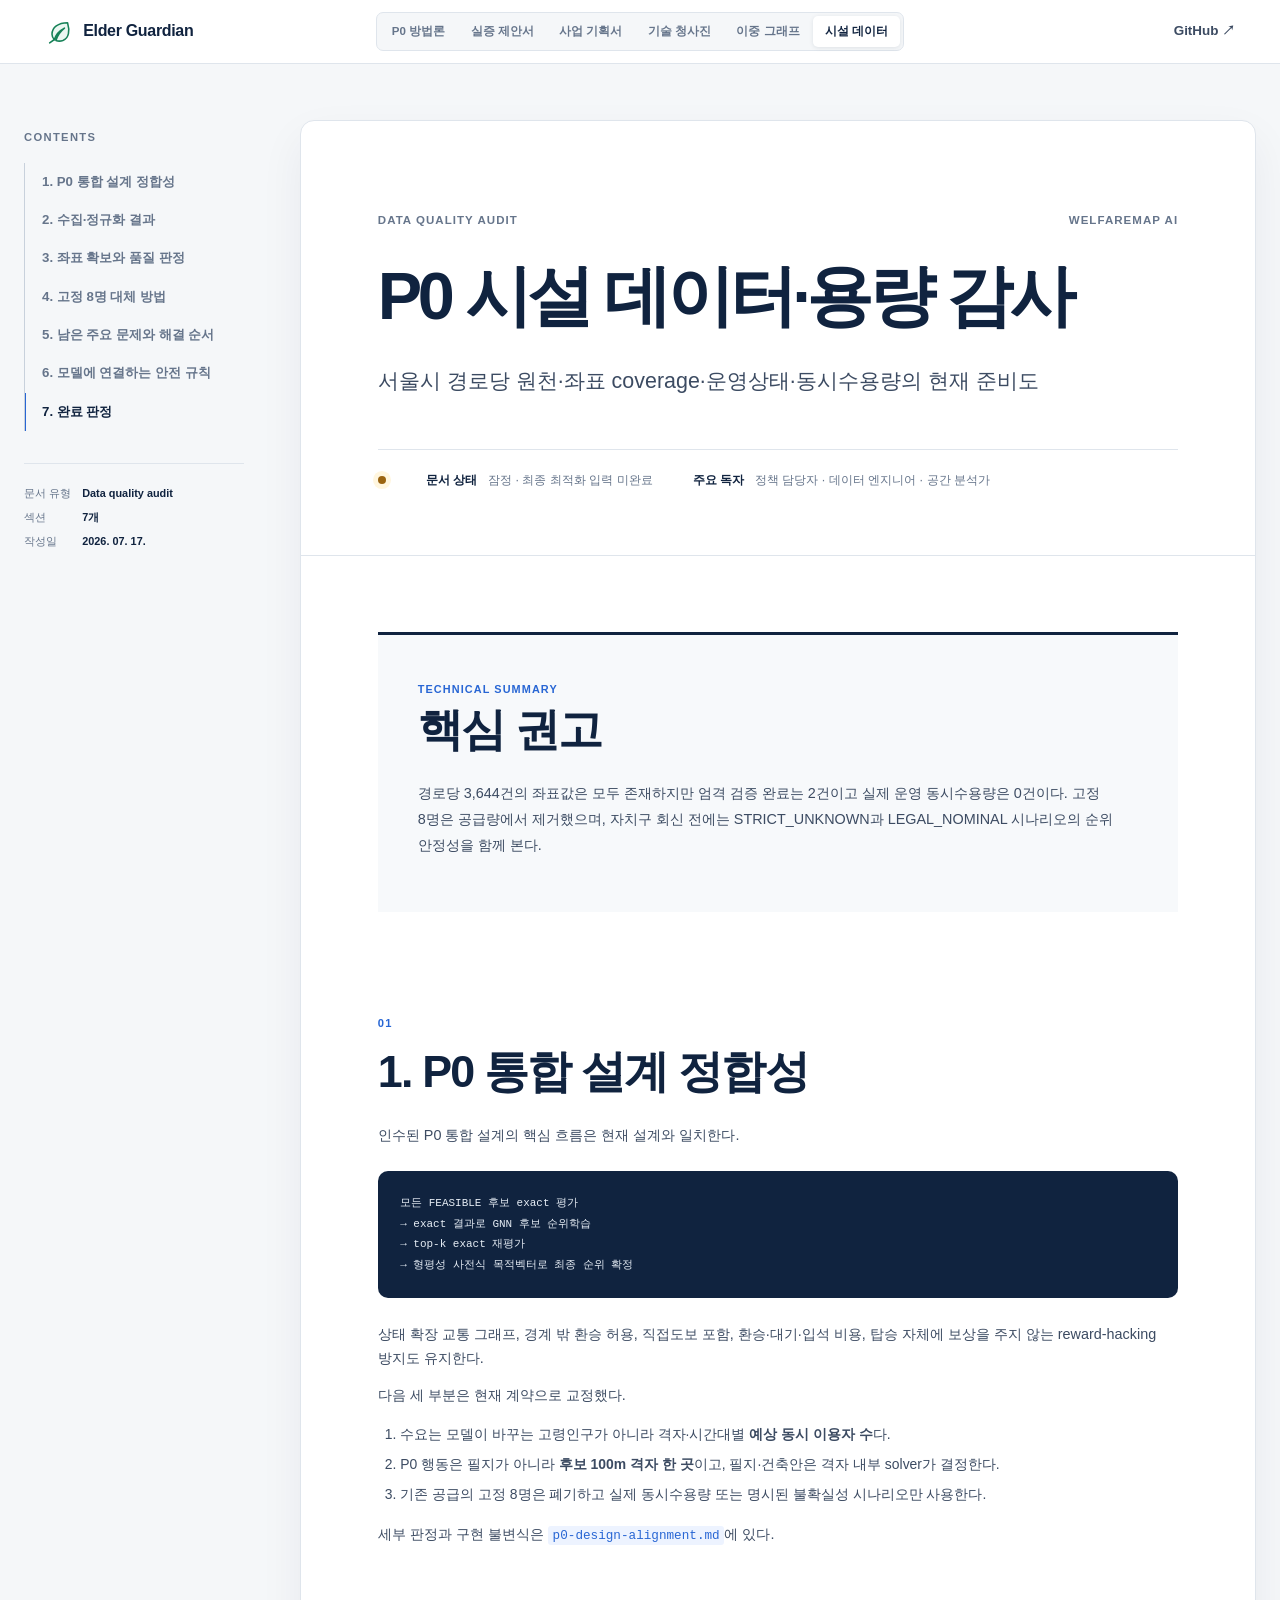
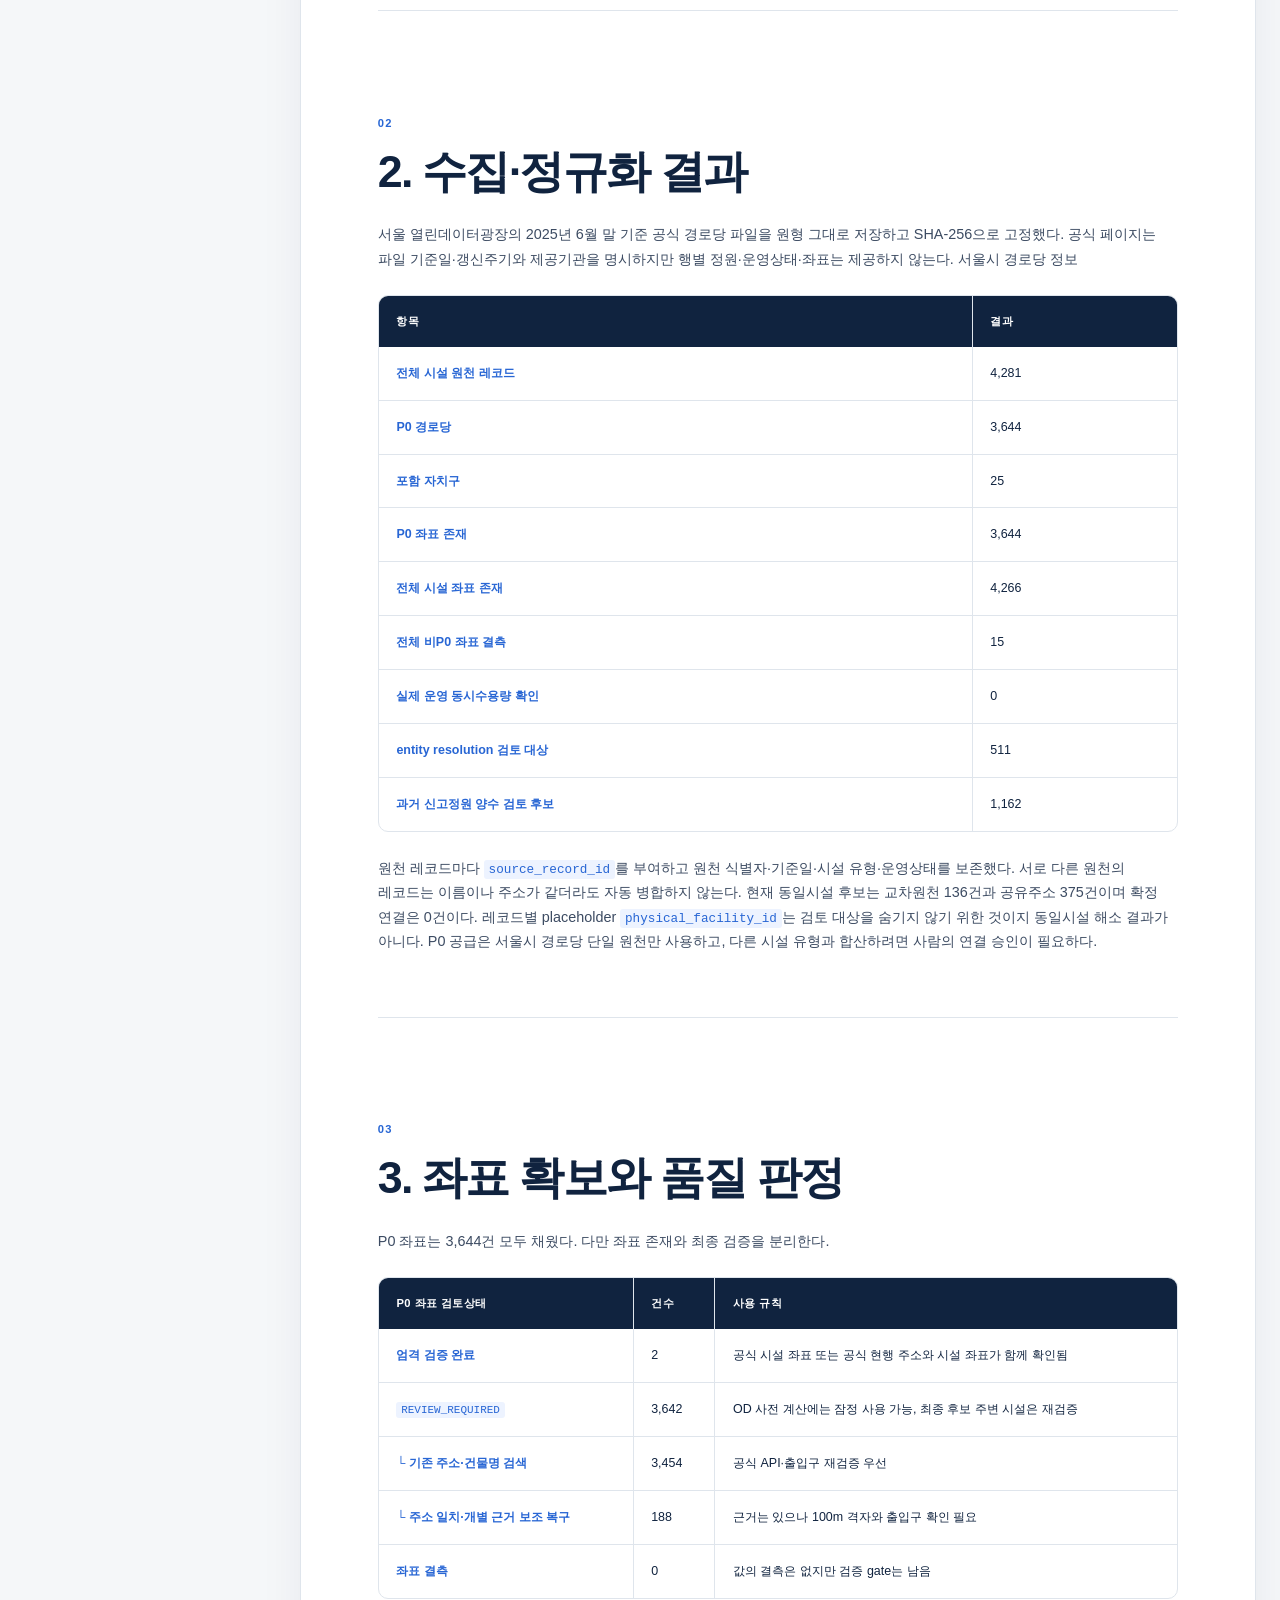
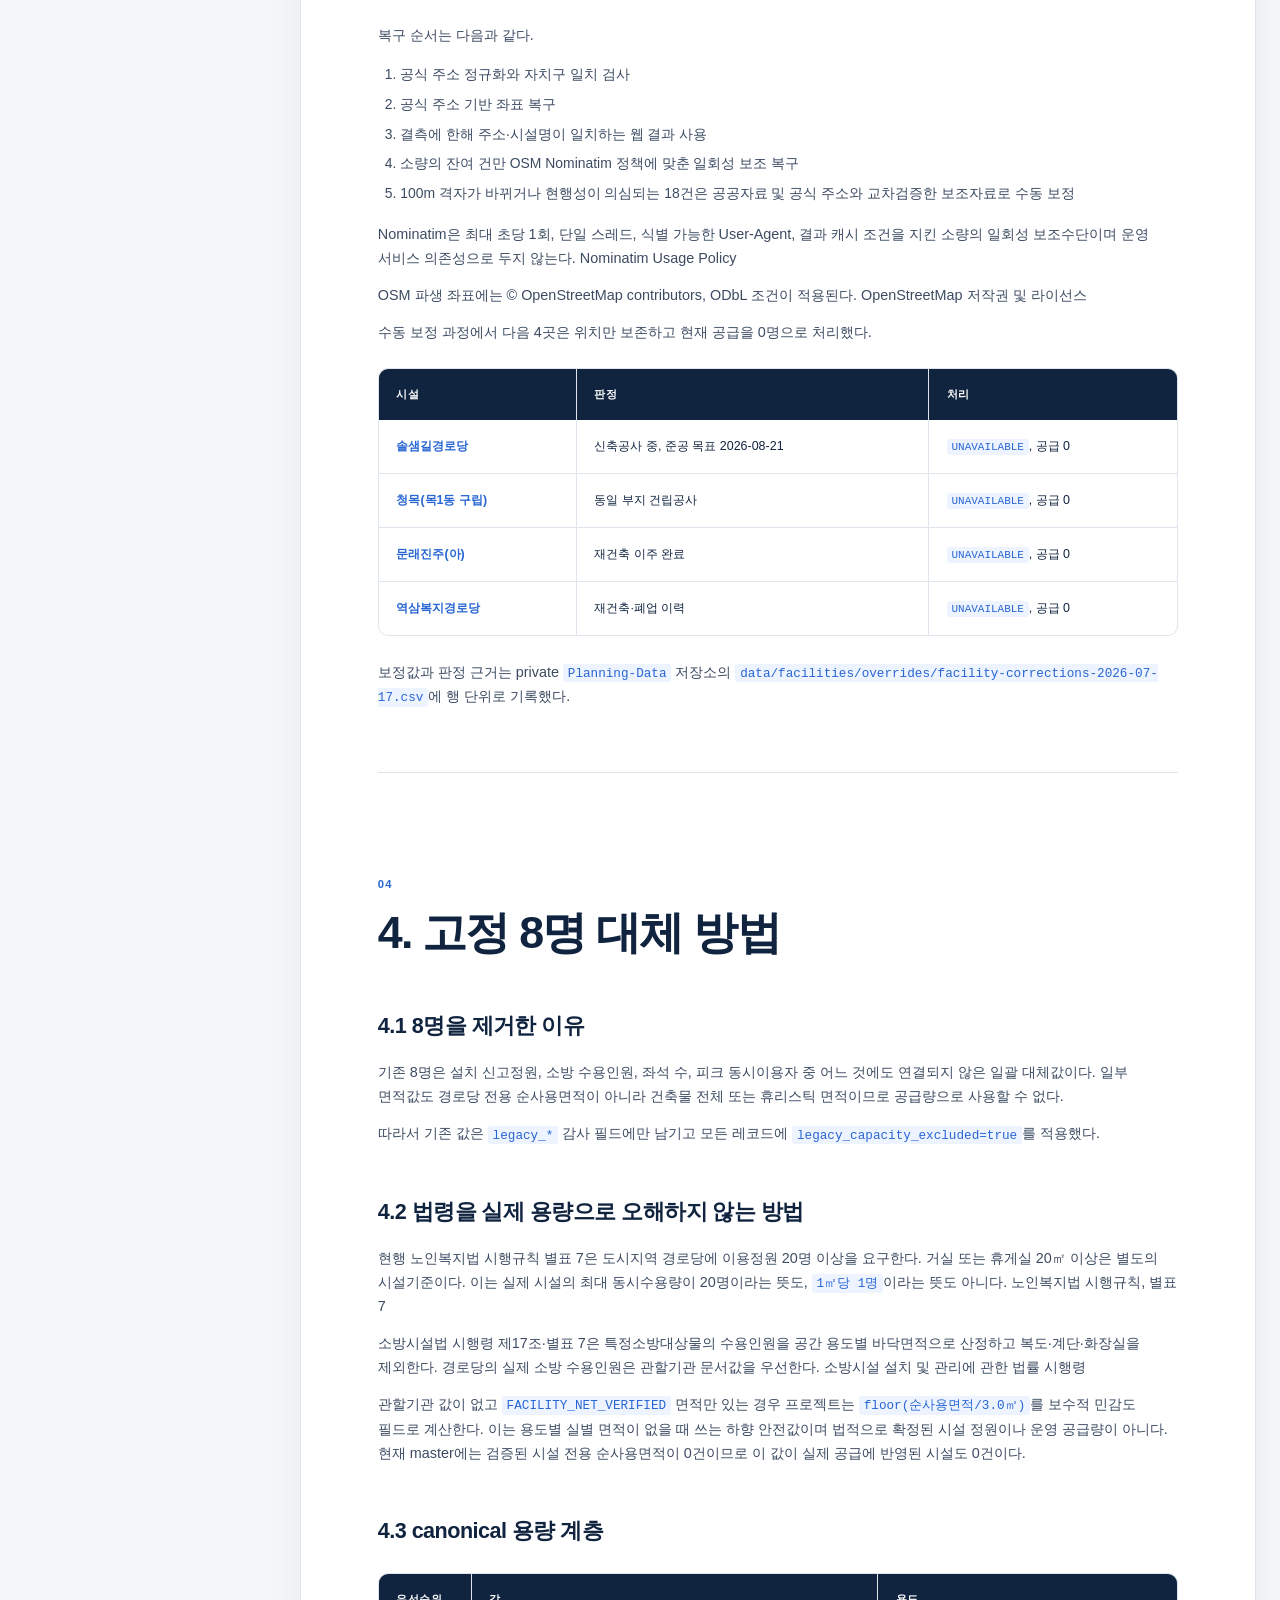
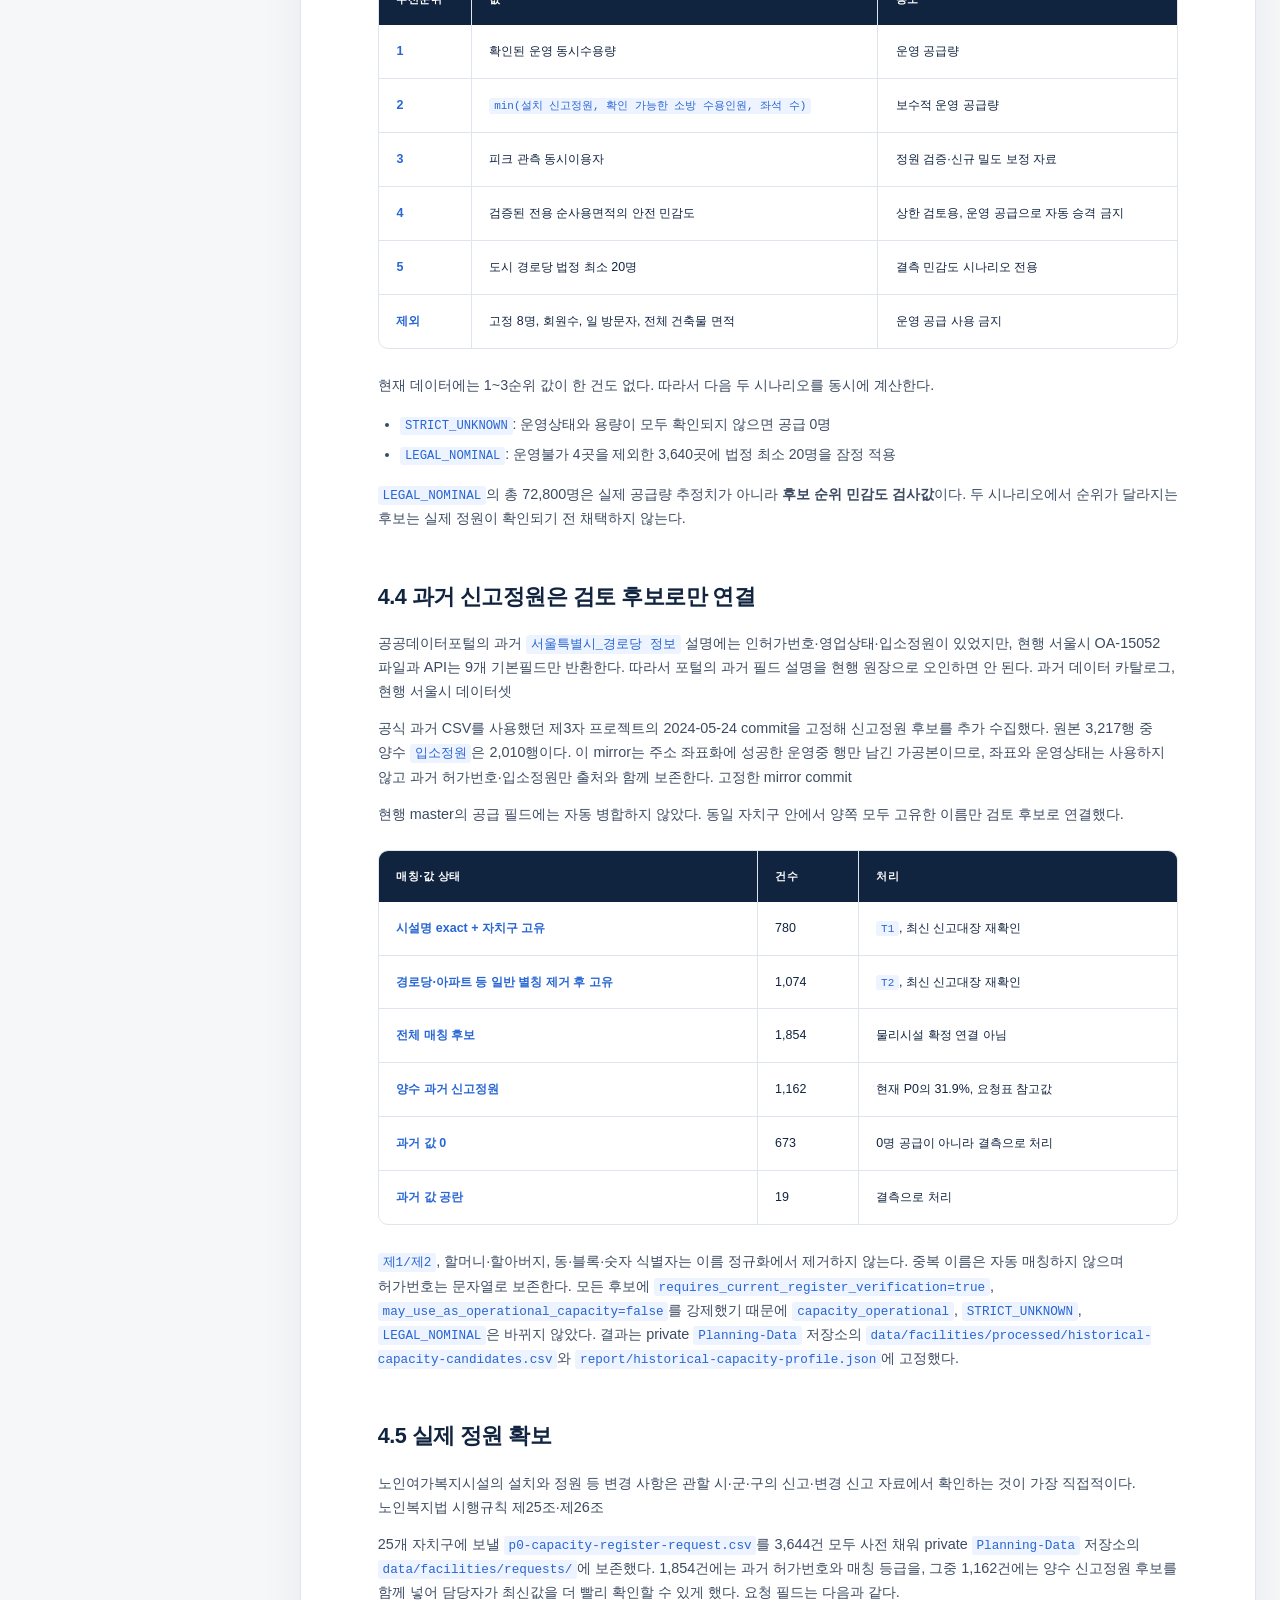
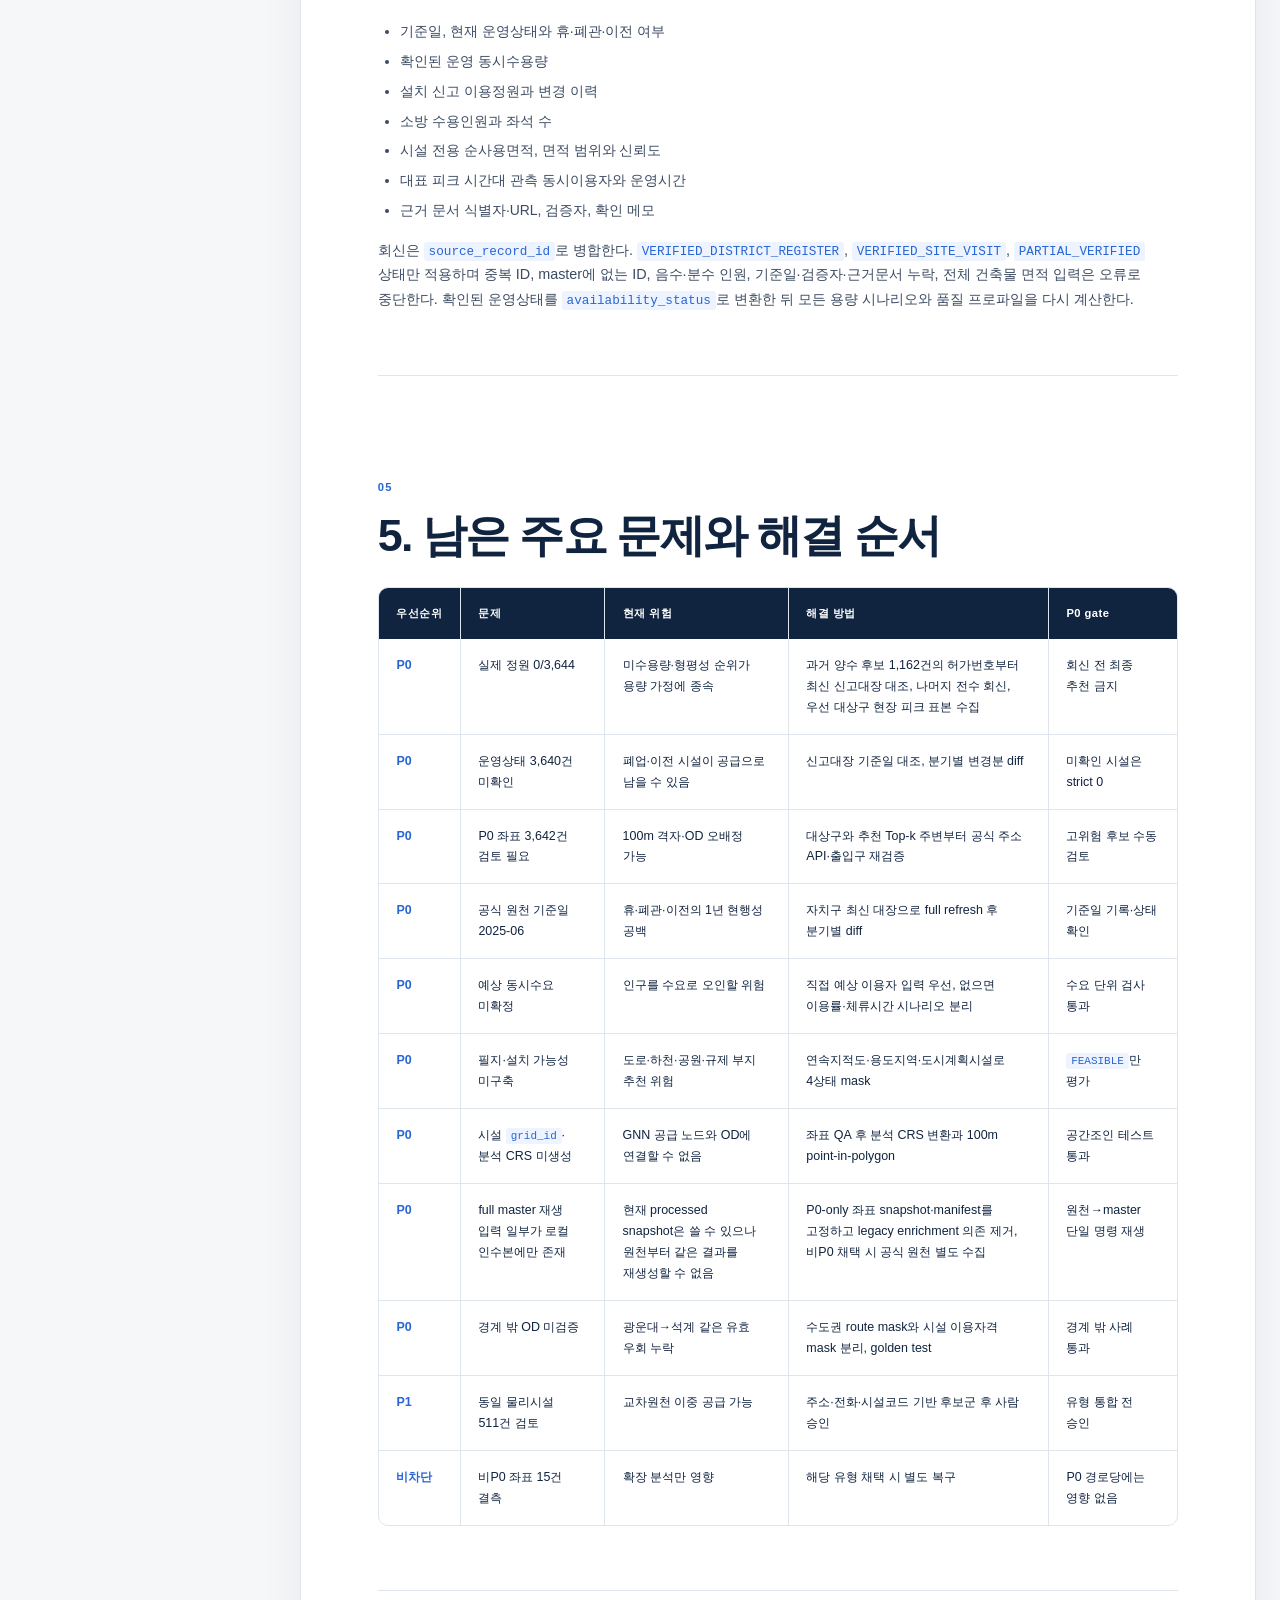
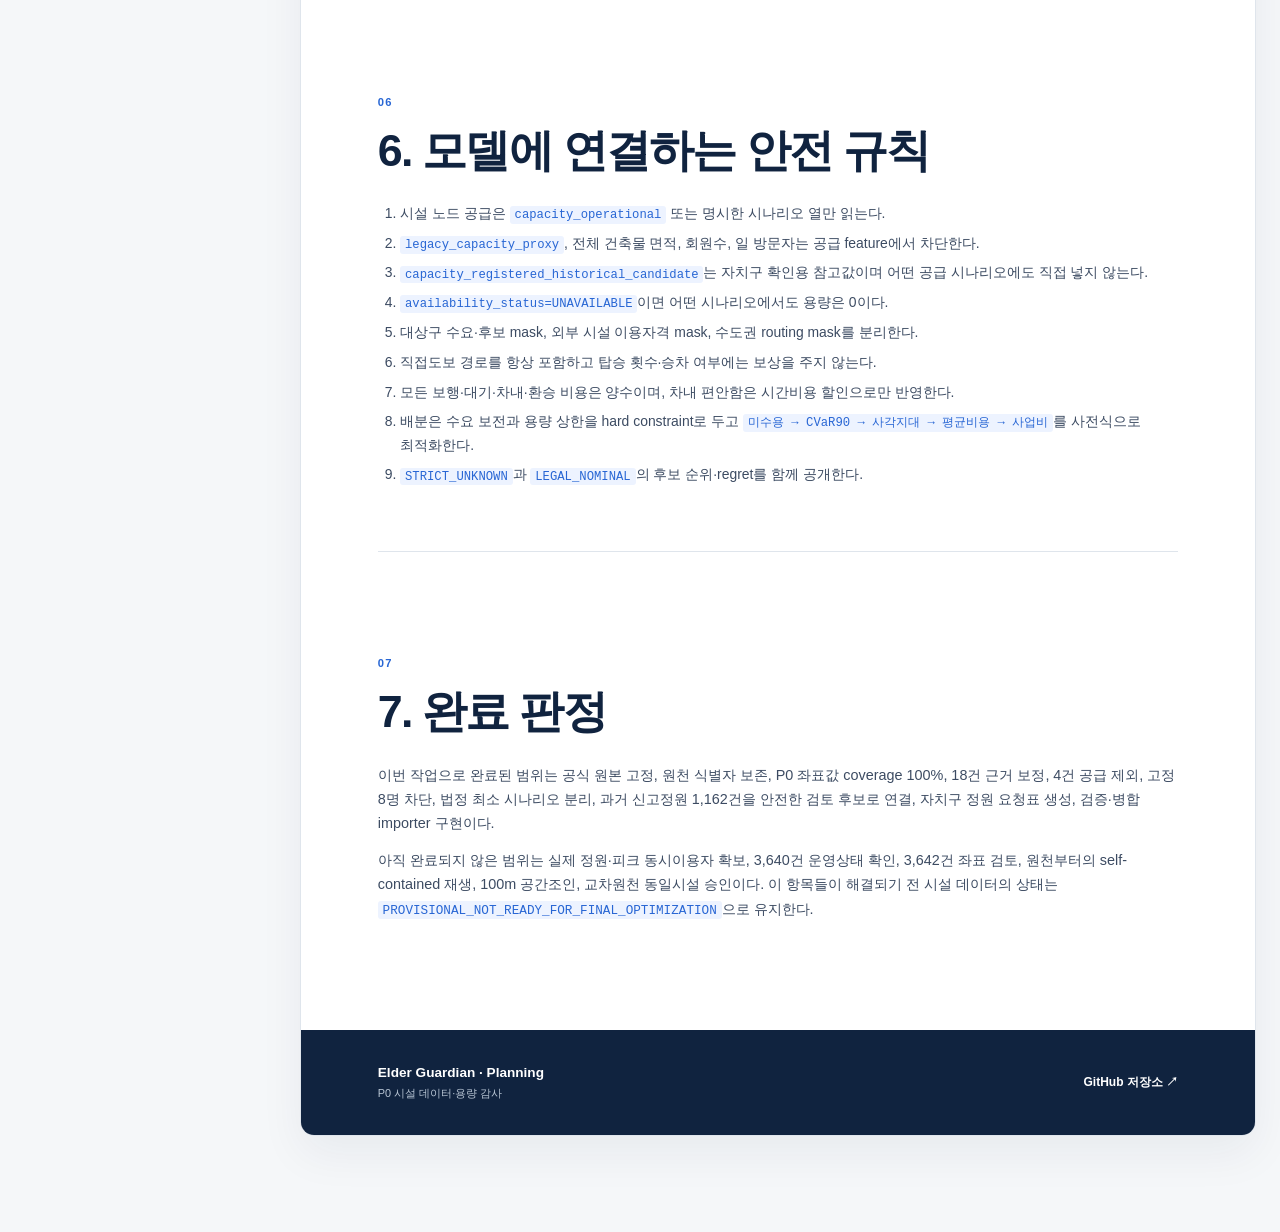
<file: site/facility-data.html>
<!doctype html><html lang="ko"><head><meta charset="UTF-8" /><meta name="viewport" content="width=device-width, initial-scale=1.0" /><meta name="description" content="서울시 경로당 원천·좌표 coverage·운영상태·동시수용량의 현재 준비도" /><meta name="theme-color" content="#10233f" /><title>P0 시설 데이터·용량 감사 | Elder Guardian</title><link rel="icon" href="./favicon.svg" type="image/svg+xml" /><link rel="stylesheet" href="./vendor/katex/katex.min.css" /><link rel="stylesheet" href="./report.css" /><script defer src="./report.js"></script></head><body><a class="skip-link" href="#content">본문으로 건너뛰기</a>
<header class="topbar"><a class="brand" href="./index.html" aria-label="Elder Guardian 방법론 보고서로"><svg viewBox="0 0 36 36" aria-hidden="true"><path d="M29 6C17 6 9 12 9 21c0 3 1 5 3 7 2-7 7-12 13-15-5 4-9 9-11 16 3 1 6 1 9 0 8-3 9-13 6-23Z"/><path d="m13 27-7 5"/></svg><span>Elder Guardian</span></a><nav class="document-nav" aria-label="문서 탐색"><a href="./index.html">P0 방법론</a><a href="./proposal.html">실증 제안서</a><a href="./planning.html">사업 기획서</a><a href="./technical-blueprint.html">기술 청사진</a><a href="./dual-graph-recommendation.html">이중 그래프</a><a class="active" aria-current="page" href="./facility-data.html">시설 데이터</a></nav><a class="github" href="https://github.com/Elder-Gardian/Planning" target="_blank" rel="noreferrer">GitHub <span aria-hidden="true">↗</span></a></header>
<div class="page-shell document-shell" id="top"><aside class="toc document-toc" aria-label="P0 시설 데이터·용량 감사 목차"><p>Contents</p><nav><a href="#section-1">1. P0 통합 설계 정합성</a><a href="#section-2">2. 수집·정규화 결과</a><a href="#section-3">3. 좌표 확보와 품질 판정</a><a href="#section-4">4. 고정 8명 대체 방법</a><a href="#section-5">5. 남은 주요 문제와 해결 순서</a><a href="#section-6">6. 모델에 연결하는 안전 규칙</a><a href="#section-7">7. 완료 판정</a></nav><div class="toc-meta"><span>문서 유형</span><strong>Data quality audit</strong><span>섹션</span><strong>7개</strong><span>작성일</span><strong>2026. 07. 17.</strong></div></aside>
<main class="report document-report" id="content"><header class="report-header document-header"><div class="mobile-document-nav"><nav class="document-nav" aria-label="문서 탐색"><a href="./index.html">P0 방법론</a><a href="./proposal.html">실증 제안서</a><a href="./planning.html">사업 기획서</a><a href="./technical-blueprint.html">기술 청사진</a><a href="./dual-graph-recommendation.html">이중 그래프</a><a class="active" aria-current="page" href="./facility-data.html">시설 데이터</a></nav></div><div class="report-meta"><span>Data quality audit</span><span>WelfareMap AI</span></div><h1>P0 시설 데이터·용량 감사</h1><p class="dek">서울시 경로당 원천·좌표 coverage·운영상태·동시수용량의 현재 준비도</p><div class="report-status"><span class="status-dot"></span><p><strong>문서 상태</strong> 잠정 · 최종 최적화 입력 미완료</p><p><strong>주요 독자</strong> 정책 담당자 · 데이터 엔지니어 · 공간 분석가</p></div></header><article class="document-content"><section class="document-summary"><span>Technical summary</span><h2>핵심 권고</h2><p>경로당 3,644건의 좌표값은 모두 존재하지만 엄격 검증 완료는 2건이고 실제 운영 동시수용량은 0건이다. 고정 8명은 공급량에서 제거했으며, 자치구 회신 전에는 STRICT_UNKNOWN과 LEGAL_NOMINAL 시나리오의 순위 안정성을 함께 본다.</p></section><section class="document-section" id="section-1"><div class="document-section-index">01</div><h2>1. P0 통합 설계 정합성</h2>
<p>인수된 P0 통합 설계의 핵심 흐름은 현재 설계와 일치한다.</p>
<pre><code data-language="text">모든 FEASIBLE 후보 exact 평가
→ exact 결과로 GNN 후보 순위학습
→ top-k exact 재평가
→ 형평성 사전식 목적벡터로 최종 순위 확정</code></pre>
<p>상태 확장 교통 그래프, 경계 밖 환승 허용, 직접도보 포함, 환승·대기·입석 비용, 탑승 자체에 보상을 주지 않는 reward-hacking 방지도 유지한다.</p>
<p>다음 세 부분은 현재 계약으로 교정했다.</p>
<ol><li>수요는 모델이 바꾸는 고령인구가 아니라 격자·시간대별 <strong>예상 동시 이용자 수</strong>다.</li><li>P0 행동은 필지가 아니라 <strong>후보 100m 격자 한 곳</strong>이고, 필지·건축안은 격자 내부 solver가 결정한다.</li><li>기존 공급의 고정 8명은 폐기하고 실제 동시수용량 또는 명시된 불확실성 시나리오만 사용한다.</li></ol>
<p>세부 판정과 구현 불변식은 <a href="https://github.com/Elder-Gardian/Planning/blob/main/report/p0-design-alignment.md" target="_blank" rel="noreferrer"><code>p0-design-alignment.md</code></a>에 있다.</p>
</section>
<section class="document-section" id="section-2"><div class="document-section-index">02</div><h2>2. 수집·정규화 결과</h2>
<p>서울 열린데이터광장의 2025년 6월 말 기준 공식 경로당 파일을 원형 그대로 저장하고 SHA-256으로 고정했다. 공식 페이지는 파일 기준일·갱신주기와 제공기관을 명시하지만 행별 정원·운영상태·좌표는 제공하지 않는다. <a href="https://data.seoul.go.kr/dataList/OA-15052/S/1/datasetView.do" target="_blank" rel="noreferrer">서울시 경로당 정보</a></p>
<div class="table-frame document-table" role="region" aria-label="항목, 결과" tabindex="0"><table><thead><tr><th>항목</th><th>결과</th></tr></thead><tbody><tr><th>전체 시설 원천 레코드</th><td>4,281</td></tr><tr><th>P0 경로당</th><td>3,644</td></tr><tr><th>포함 자치구</th><td>25</td></tr><tr><th>P0 좌표 존재</th><td>3,644</td></tr><tr><th>전체 시설 좌표 존재</th><td>4,266</td></tr><tr><th>전체 비P0 좌표 결측</th><td>15</td></tr><tr><th>실제 운영 동시수용량 확인</th><td>0</td></tr><tr><th>entity resolution 검토 대상</th><td>511</td></tr><tr><th>과거 신고정원 양수 검토 후보</th><td>1,162</td></tr></tbody></table></div>
<p>원천 레코드마다 <code>source_record_id</code>를 부여하고 원천 식별자·기준일·시설 유형·운영상태를 보존했다. 서로 다른 원천의 레코드는 이름이나 주소가 같더라도 자동 병합하지 않는다. 현재 동일시설 후보는 교차원천 136건과 공유주소 375건이며 확정 연결은 0건이다. 레코드별 placeholder <code>physical_facility_id</code>는 검토 대상을 숨기지 않기 위한 것이지 동일시설 해소 결과가 아니다. P0 공급은 서울시 경로당 단일 원천만 사용하고, 다른 시설 유형과 합산하려면 사람의 연결 승인이 필요하다.</p>
</section>
<section class="document-section" id="section-3"><div class="document-section-index">03</div><h2>3. 좌표 확보와 품질 판정</h2>
<p>P0 좌표는 3,644건 모두 채웠다. 다만 좌표 존재와 최종 검증을 분리한다.</p>
<div class="table-frame document-table" role="region" aria-label="P0 좌표 검토상태, 건수, 사용 규칙" tabindex="0"><table><thead><tr><th>P0 좌표 검토상태</th><th>건수</th><th>사용 규칙</th></tr></thead><tbody><tr><th>엄격 검증 완료</th><td>2</td><td>공식 시설 좌표 또는 공식 현행 주소와 시설 좌표가 함께 확인됨</td></tr><tr><th><code>REVIEW_REQUIRED</code></th><td>3,642</td><td>OD 사전 계산에는 잠정 사용 가능, 최종 후보 주변 시설은 재검증</td></tr><tr><th>└ 기존 주소·건물명 검색</th><td>3,454</td><td>공식 API·출입구 재검증 우선</td></tr><tr><th>└ 주소 일치·개별 근거 보조 복구</th><td>188</td><td>근거는 있으나 100m 격자와 출입구 확인 필요</td></tr><tr><th>좌표 결측</th><td>0</td><td>값의 결측은 없지만 검증 gate는 남음</td></tr></tbody></table></div>
<p>복구 순서는 다음과 같다.</p>
<ol><li>공식 주소 정규화와 자치구 일치 검사</li><li>공식 주소 기반 좌표 복구</li><li>결측에 한해 주소·시설명이 일치하는 웹 결과 사용</li><li>소량의 잔여 건만 OSM Nominatim 정책에 맞춘 일회성 보조 복구</li><li>100m 격자가 바뀌거나 현행성이 의심되는 18건은 공공자료 및 공식 주소와 교차검증한 보조자료로 수동 보정</li></ol>
<p>Nominatim은 최대 초당 1회, 단일 스레드, 식별 가능한 User-Agent, 결과 캐시 조건을 지킨 소량의 일회성 보조수단이며 운영 서비스 의존성으로 두지 않는다. <a href="https://operations.osmfoundation.org/policies/nominatim/" target="_blank" rel="noreferrer">Nominatim Usage Policy</a></p>
<p>OSM 파생 좌표에는 © OpenStreetMap contributors, ODbL 조건이 적용된다. <a href="https://www.openstreetmap.org/copyright" target="_blank" rel="noreferrer">OpenStreetMap 저작권 및 라이선스</a></p>
<p>수동 보정 과정에서 다음 4곳은 위치만 보존하고 현재 공급을 0명으로 처리했다.</p>
<div class="table-frame document-table" role="region" aria-label="시설, 판정, 처리" tabindex="0"><table><thead><tr><th>시설</th><th>판정</th><th>처리</th></tr></thead><tbody><tr><th>솔샘길경로당</th><td>신축공사 중, 준공 목표 2026-08-21</td><td><code>UNAVAILABLE</code>, 공급 0</td></tr><tr><th>청목(목1동 구립)</th><td>동일 부지 건립공사</td><td><code>UNAVAILABLE</code>, 공급 0</td></tr><tr><th>문래진주(아)</th><td>재건축 이주 완료</td><td><code>UNAVAILABLE</code>, 공급 0</td></tr><tr><th>역삼복지경로당</th><td>재건축·폐업 이력</td><td><code>UNAVAILABLE</code>, 공급 0</td></tr></tbody></table></div>
<p>보정값과 판정 근거는 private <code>Planning-Data</code> 저장소의 <code>data/facilities/overrides/facility-corrections-2026-07-17.csv</code>에 행 단위로 기록했다.</p>
</section>
<section class="document-section" id="section-4"><div class="document-section-index">04</div><h2>4. 고정 8명 대체 방법</h2>
<h3>4.1 8명을 제거한 이유</h3>
<p>기존 8명은 설치 신고정원, 소방 수용인원, 좌석 수, 피크 동시이용자 중 어느 것에도 연결되지 않은 일괄 대체값이다. 일부 면적값도 경로당 전용 순사용면적이 아니라 건축물 전체 또는 휴리스틱 면적이므로 공급량으로 사용할 수 없다.</p>
<p>따라서 기존 값은 <code>legacy_*</code> 감사 필드에만 남기고 모든 레코드에 <code>legacy_capacity_excluded=true</code>를 적용했다.</p>
<h3>4.2 법령을 실제 용량으로 오해하지 않는 방법</h3>
<p>현행 노인복지법 시행규칙 별표 7은 도시지역 경로당에 이용정원 20명 이상을 요구한다. 거실 또는 휴게실 20㎡ 이상은 별도의 시설기준이다. 이는 실제 시설의 최대 동시수용량이 20명이라는 뜻도, <code>1㎡당 1명</code>이라는 뜻도 아니다. <a href="https://www.law.go.kr/LSW/lsInfoP.do?lsiSeq=282119" target="_blank" rel="noreferrer">노인복지법 시행규칙</a>, <a href="https://www.law.go.kr/LSW/flDownload.do?bylClsCd=110201&amp;flSeq=43368529&amp;gubun=" target="_blank" rel="noreferrer">별표 7</a></p>
<p>소방시설법 시행령 제17조·별표 7은 특정소방대상물의 수용인원을 공간 용도별 바닥면적으로 산정하고 복도·계단·화장실을 제외한다. 경로당의 실제 소방 수용인원은 관할기관 문서값을 우선한다. <a href="https://www.law.go.kr/LSW/lsInfoP.do?ancYnChk=0&amp;chrClsCd=010202&amp;efYd=20260301&amp;lsiSeq=279911&amp;urlMode=lsInfoP" target="_blank" rel="noreferrer">소방시설 설치 및 관리에 관한 법률 시행령</a></p>
<p>관할기관 값이 없고 <code>FACILITY_NET_VERIFIED</code> 면적만 있는 경우 프로젝트는 <code>floor(순사용면적/3.0㎡)</code>를 보수적 민감도 필드로 계산한다. 이는 용도별 실별 면적이 없을 때 쓰는 하향 안전값이며 법적으로 확정된 시설 정원이나 운영 공급량이 아니다. 현재 master에는 검증된 시설 전용 순사용면적이 0건이므로 이 값이 실제 공급에 반영된 시설도 0건이다.</p>
<h3>4.3 canonical 용량 계층</h3>
<div class="table-frame document-table" role="region" aria-label="우선순위, 값, 용도" tabindex="0"><table><thead><tr><th>우선순위</th><th>값</th><th>용도</th></tr></thead><tbody><tr><th>1</th><td>확인된 운영 동시수용량</td><td>운영 공급량</td></tr><tr><th>2</th><td><code>min(설치 신고정원, 확인 가능한 소방 수용인원, 좌석 수)</code></td><td>보수적 운영 공급량</td></tr><tr><th>3</th><td>피크 관측 동시이용자</td><td>정원 검증·신규 밀도 보정 자료</td></tr><tr><th>4</th><td>검증된 전용 순사용면적의 안전 민감도</td><td>상한 검토용, 운영 공급으로 자동 승격 금지</td></tr><tr><th>5</th><td>도시 경로당 법정 최소 20명</td><td>결측 민감도 시나리오 전용</td></tr><tr><th>제외</th><td>고정 8명, 회원수, 일 방문자, 전체 건축물 면적</td><td>운영 공급 사용 금지</td></tr></tbody></table></div>
<p>현재 데이터에는 1~3순위 값이 한 건도 없다. 따라서 다음 두 시나리오를 동시에 계산한다.</p>
<ul><li><code>STRICT_UNKNOWN</code>: 운영상태와 용량이 모두 확인되지 않으면 공급 0명</li><li><code>LEGAL_NOMINAL</code>: 운영불가 4곳을 제외한 3,640곳에 법정 최소 20명을 잠정 적용</li></ul>
<p><code>LEGAL_NOMINAL</code>의 총 72,800명은 실제 공급량 추정치가 아니라 <strong>후보 순위 민감도 검사값</strong>이다. 두 시나리오에서 순위가 달라지는 후보는 실제 정원이 확인되기 전 채택하지 않는다.</p>
<h3>4.4 과거 신고정원은 검토 후보로만 연결</h3>
<p>공공데이터포털의 과거 <code>서울특별시_경로당 정보</code> 설명에는 인허가번호·영업상태·입소정원이 있었지만, 현행 서울시 OA-15052 파일과 API는 9개 기본필드만 반환한다. 따라서 포털의 과거 필드 설명을 현행 원장으로 오인하면 안 된다. <a href="https://www.data.go.kr/data/15047436/fileData.do" target="_blank" rel="noreferrer">과거 데이터 카탈로그</a>, <a href="https://data.seoul.go.kr/dataList/OA-15052/S/1/datasetView.do?tab=A" target="_blank" rel="noreferrer">현행 서울시 데이터셋</a></p>
<p>공식 과거 CSV를 사용했던 제3자 프로젝트의 2024-05-24 commit을 고정해 신고정원 후보를 추가 수집했다. 원본 3,217행 중 양수 <code>입소정원</code>은 2,010행이다. 이 mirror는 주소 좌표화에 성공한 운영중 행만 남긴 가공본이므로, 좌표와 운영상태는 사용하지 않고 과거 허가번호·입소정원만 출처와 함께 보존한다. <a href="https://github.com/jaewonE/Selecting-the-optimal-hydrogen-charging-station-location/commit/87794733a9c74eb36e0da3b0f6d4be7d92e2e5ac" target="_blank" rel="noreferrer">고정한 mirror commit</a></p>
<p>현행 master의 공급 필드에는 자동 병합하지 않았다. 동일 자치구 안에서 양쪽 모두 고유한 이름만 검토 후보로 연결했다.</p>
<div class="table-frame document-table" role="region" aria-label="매칭·값 상태, 건수, 처리" tabindex="0"><table><thead><tr><th>매칭·값 상태</th><th>건수</th><th>처리</th></tr></thead><tbody><tr><th>시설명 exact + 자치구 고유</th><td>780</td><td><code>T1</code>, 최신 신고대장 재확인</td></tr><tr><th>경로당·아파트 등 일반 별칭 제거 후 고유</th><td>1,074</td><td><code>T2</code>, 최신 신고대장 재확인</td></tr><tr><th>전체 매칭 후보</th><td>1,854</td><td>물리시설 확정 연결 아님</td></tr><tr><th>양수 과거 신고정원</th><td>1,162</td><td>현재 P0의 31.9%, 요청표 참고값</td></tr><tr><th>과거 값 0</th><td>673</td><td>0명 공급이 아니라 결측으로 처리</td></tr><tr><th>과거 값 공란</th><td>19</td><td>결측으로 처리</td></tr></tbody></table></div>
<p><code>제1/제2</code>, 할머니·할아버지, 동·블록·숫자 식별자는 이름 정규화에서 제거하지 않는다. 중복 이름은 자동 매칭하지 않으며 허가번호는 문자열로 보존한다. 모든 후보에 <code>requires_current_register_verification=true</code>, <code>may_use_as_operational_capacity=false</code>를 강제했기 때문에 <code>capacity_operational</code>, <code>STRICT_UNKNOWN</code>, <code>LEGAL_NOMINAL</code>은 바뀌지 않았다. 결과는 private <code>Planning-Data</code> 저장소의 <code>data/facilities/processed/historical-capacity-candidates.csv</code>와 <code>report/historical-capacity-profile.json</code>에 고정했다.</p>
<h3>4.5 실제 정원 확보</h3>
<p>노인여가복지시설의 설치와 정원 등 변경 사항은 관할 시·군·구의 신고·변경 신고 자료에서 확인하는 것이 가장 직접적이다. <a href="https://law.go.kr/LSW/lsLinkCommonInfo.do?chrClsCd=010202&amp;lspttninfSeq=71701" target="_blank" rel="noreferrer">노인복지법 시행규칙 제25조·제26조</a></p>
<p>25개 자치구에 보낼 <code>p0-capacity-register-request.csv</code>를 3,644건 모두 사전 채워 private <code>Planning-Data</code> 저장소의 <code>data/facilities/requests/</code>에 보존했다. 1,854건에는 과거 허가번호와 매칭 등급을, 그중 1,162건에는 양수 신고정원 후보를 함께 넣어 담당자가 최신값을 더 빨리 확인할 수 있게 했다. 요청 필드는 다음과 같다.</p>
<ul><li>기준일, 현재 운영상태와 휴·폐관·이전 여부</li><li>확인된 운영 동시수용량</li><li>설치 신고 이용정원과 변경 이력</li><li>소방 수용인원과 좌석 수</li><li>시설 전용 순사용면적, 면적 범위와 신뢰도</li><li>대표 피크 시간대 관측 동시이용자와 운영시간</li><li>근거 문서 식별자·URL, 검증자, 확인 메모</li></ul>
<p>회신은 <code>source_record_id</code>로 병합한다. <code>VERIFIED_DISTRICT_REGISTER</code>, <code>VERIFIED_SITE_VISIT</code>, <code>PARTIAL_VERIFIED</code> 상태만 적용하며 중복 ID, master에 없는 ID, 음수·분수 인원, 기준일·검증자·근거문서 누락, 전체 건축물 면적 입력은 오류로 중단한다. 확인된 운영상태를 <code>availability_status</code>로 변환한 뒤 모든 용량 시나리오와 품질 프로파일을 다시 계산한다.</p>
</section>
<section class="document-section" id="section-5"><div class="document-section-index">05</div><h2>5. 남은 주요 문제와 해결 순서</h2>
<div class="table-frame document-table" role="region" aria-label="우선순위, 문제, 현재 위험, 해결 방법, P0 gate" tabindex="0"><table><thead><tr><th>우선순위</th><th>문제</th><th>현재 위험</th><th>해결 방법</th><th>P0 gate</th></tr></thead><tbody><tr><th>P0</th><td>실제 정원 0/3,644</td><td>미수용량·형평성 순위가 용량 가정에 종속</td><td>과거 양수 후보 1,162건의 허가번호부터 최신 신고대장 대조, 나머지 전수 회신, 우선 대상구 현장 피크 표본 수집</td><td>회신 전 최종 추천 금지</td></tr><tr><th>P0</th><td>운영상태 3,640건 미확인</td><td>폐업·이전 시설이 공급으로 남을 수 있음</td><td>신고대장 기준일 대조, 분기별 변경분 diff</td><td>미확인 시설은 strict 0</td></tr><tr><th>P0</th><td>P0 좌표 3,642건 검토 필요</td><td>100m 격자·OD 오배정 가능</td><td>대상구와 추천 Top-k 주변부터 공식 주소 API·출입구 재검증</td><td>고위험 후보 수동 검토</td></tr><tr><th>P0</th><td>공식 원천 기준일 2025-06</td><td>휴·폐관·이전의 1년 현행성 공백</td><td>자치구 최신 대장으로 full refresh 후 분기별 diff</td><td>기준일 기록·상태 확인</td></tr><tr><th>P0</th><td>예상 동시수요 미확정</td><td>인구를 수요로 오인할 위험</td><td>직접 예상 이용자 입력 우선, 없으면 이용률·체류시간 시나리오 분리</td><td>수요 단위 검사 통과</td></tr><tr><th>P0</th><td>필지·설치 가능성 미구축</td><td>도로·하천·공원·규제 부지 추천 위험</td><td>연속지적도·용도지역·도시계획시설로 4상태 mask</td><td><code>FEASIBLE</code>만 평가</td></tr><tr><th>P0</th><td>시설 <code>grid_id</code>·분석 CRS 미생성</td><td>GNN 공급 노드와 OD에 연결할 수 없음</td><td>좌표 QA 후 분석 CRS 변환과 100m point-in-polygon</td><td>공간조인 테스트 통과</td></tr><tr><th>P0</th><td>full master 재생 입력 일부가 로컬 인수본에만 존재</td><td>현재 processed snapshot은 쓸 수 있으나 원천부터 같은 결과를 재생성할 수 없음</td><td>P0-only 좌표 snapshot·manifest를 고정하고 legacy enrichment 의존 제거, 비P0 채택 시 공식 원천 별도 수집</td><td>원천→master 단일 명령 재생</td></tr><tr><th>P0</th><td>경계 밖 OD 미검증</td><td>광운대→석계 같은 유효 우회 누락</td><td>수도권 route mask와 시설 이용자격 mask 분리, golden test</td><td>경계 밖 사례 통과</td></tr><tr><th>P1</th><td>동일 물리시설 511건 검토</td><td>교차원천 이중 공급 가능</td><td>주소·전화·시설코드 기반 후보군 후 사람 승인</td><td>유형 통합 전 승인</td></tr><tr><th>비차단</th><td>비P0 좌표 15건 결측</td><td>확장 분석만 영향</td><td>해당 유형 채택 시 별도 복구</td><td>P0 경로당에는 영향 없음</td></tr></tbody></table></div>
</section>
<section class="document-section" id="section-6"><div class="document-section-index">06</div><h2>6. 모델에 연결하는 안전 규칙</h2>
<ol><li>시설 노드 공급은 <code>capacity_operational</code> 또는 명시한 시나리오 열만 읽는다.</li><li><code>legacy_capacity_proxy</code>, 전체 건축물 면적, 회원수, 일 방문자는 공급 feature에서 차단한다.</li><li><code>capacity_registered_historical_candidate</code>는 자치구 확인용 참고값이며 어떤 공급 시나리오에도 직접 넣지 않는다.</li><li><code>availability_status=UNAVAILABLE</code>이면 어떤 시나리오에서도 용량은 0이다.</li><li>대상구 수요·후보 mask, 외부 시설 이용자격 mask, 수도권 routing mask를 분리한다.</li><li>직접도보 경로를 항상 포함하고 탑승 횟수·승차 여부에는 보상을 주지 않는다.</li><li>모든 보행·대기·차내·환승 비용은 양수이며, 차내 편안함은 시간비용 할인으로만 반영한다.</li><li>배분은 수요 보전과 용량 상한을 hard constraint로 두고 <code>미수용 → CVaR90 → 사각지대 → 평균비용 → 사업비</code>를 사전식으로 최적화한다.</li><li><code>STRICT_UNKNOWN</code>과 <code>LEGAL_NOMINAL</code>의 후보 순위·regret를 함께 공개한다.</li></ol>
</section>
<section class="document-section" id="section-7"><div class="document-section-index">07</div><h2>7. 완료 판정</h2>
<p>이번 작업으로 완료된 범위는 공식 원본 고정, 원천 식별자 보존, P0 좌표값 coverage 100%, 18건 근거 보정, 4건 공급 제외, 고정 8명 차단, 법정 최소 시나리오 분리, 과거 신고정원 1,162건을 안전한 검토 후보로 연결, 자치구 정원 요청표 생성, 검증·병합 importer 구현이다.</p>
<p>아직 완료되지 않은 범위는 실제 정원·피크 동시이용자 확보, 3,640건 운영상태 확인, 3,642건 좌표 검토, 원천부터의 self-contained 재생, 100m 공간조인, 교차원천 동일시설 승인이다. 이 항목들이 해결되기 전 시설 데이터의 상태는 <code>PROVISIONAL_NOT_READY_FOR_FINAL_OPTIMIZATION</code>으로 유지한다.</p>
</section></article><footer class="report-footer"><div><strong>Elder Guardian · Planning</strong><span>P0 시설 데이터·용량 감사</span></div><a href="https://github.com/Elder-Gardian/Planning" target="_blank" rel="noreferrer">GitHub 저장소 ↗</a></footer></main></div></body></html>
</file>
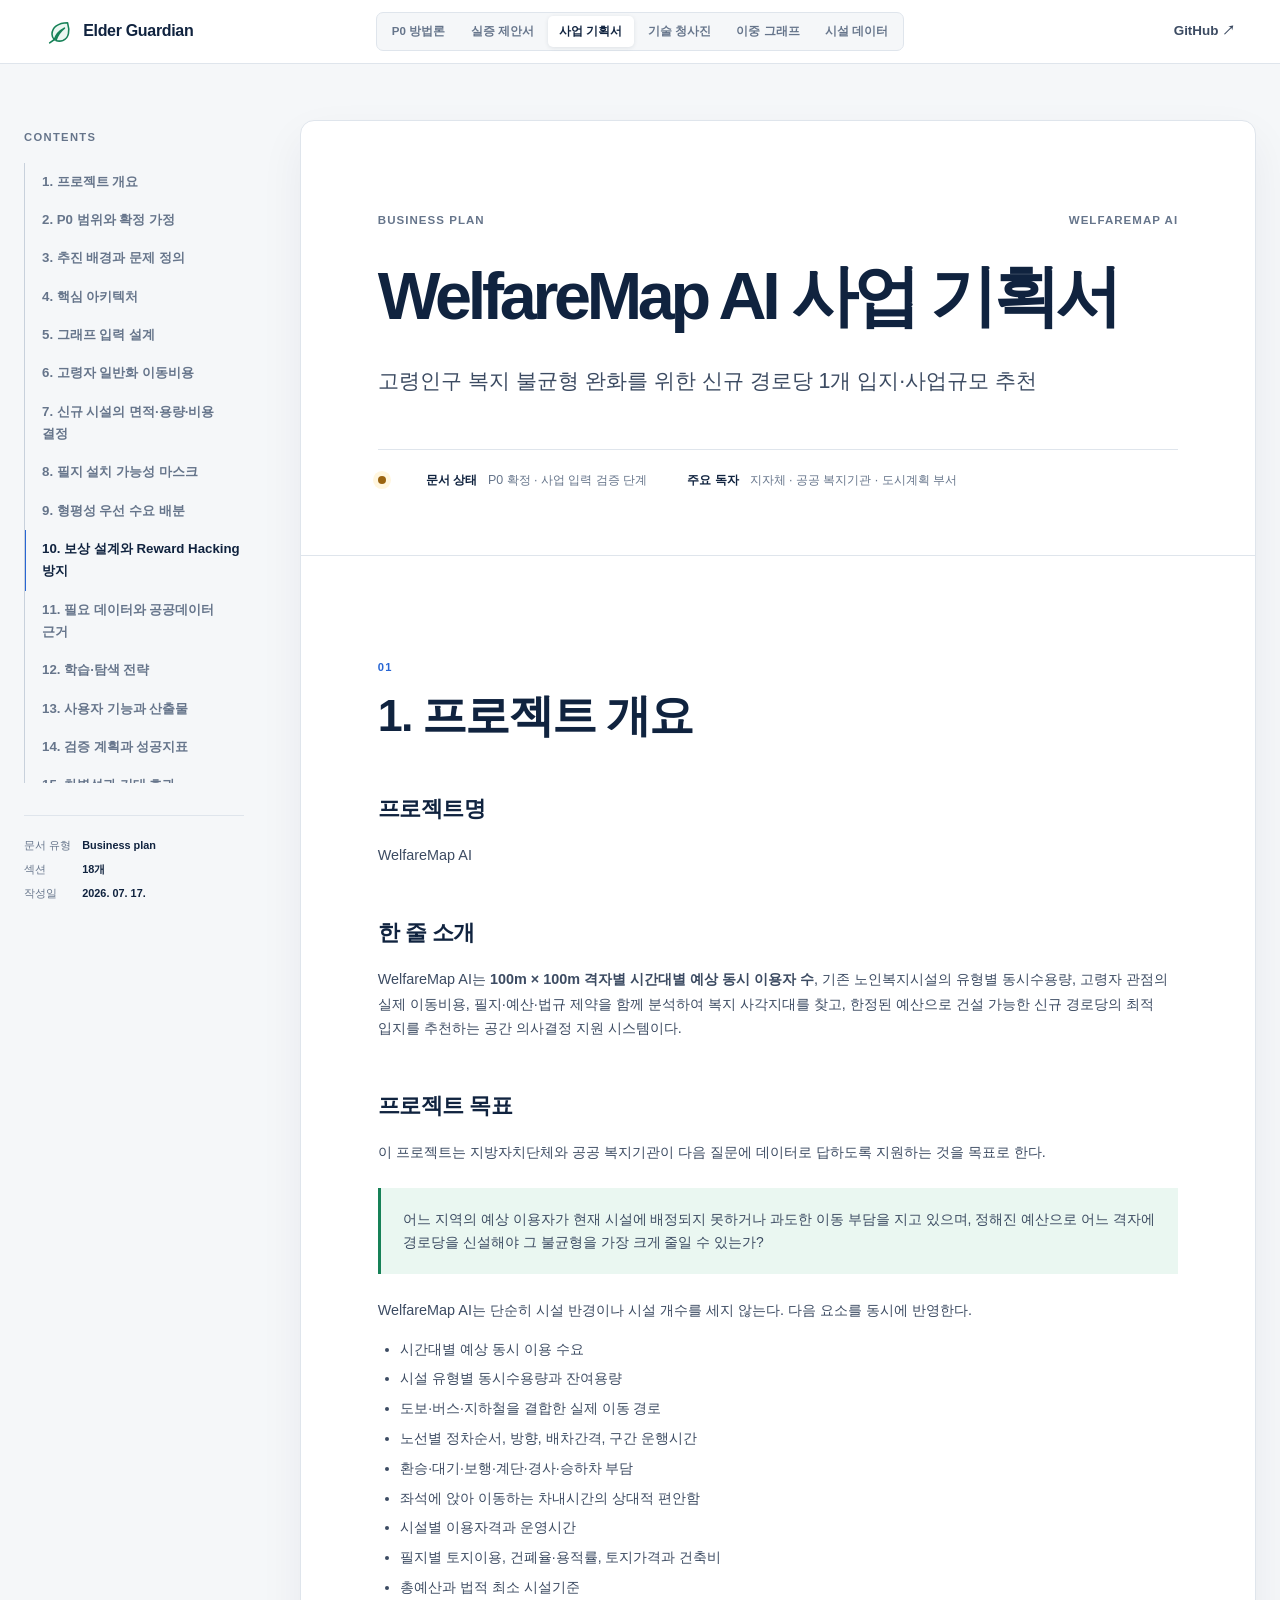
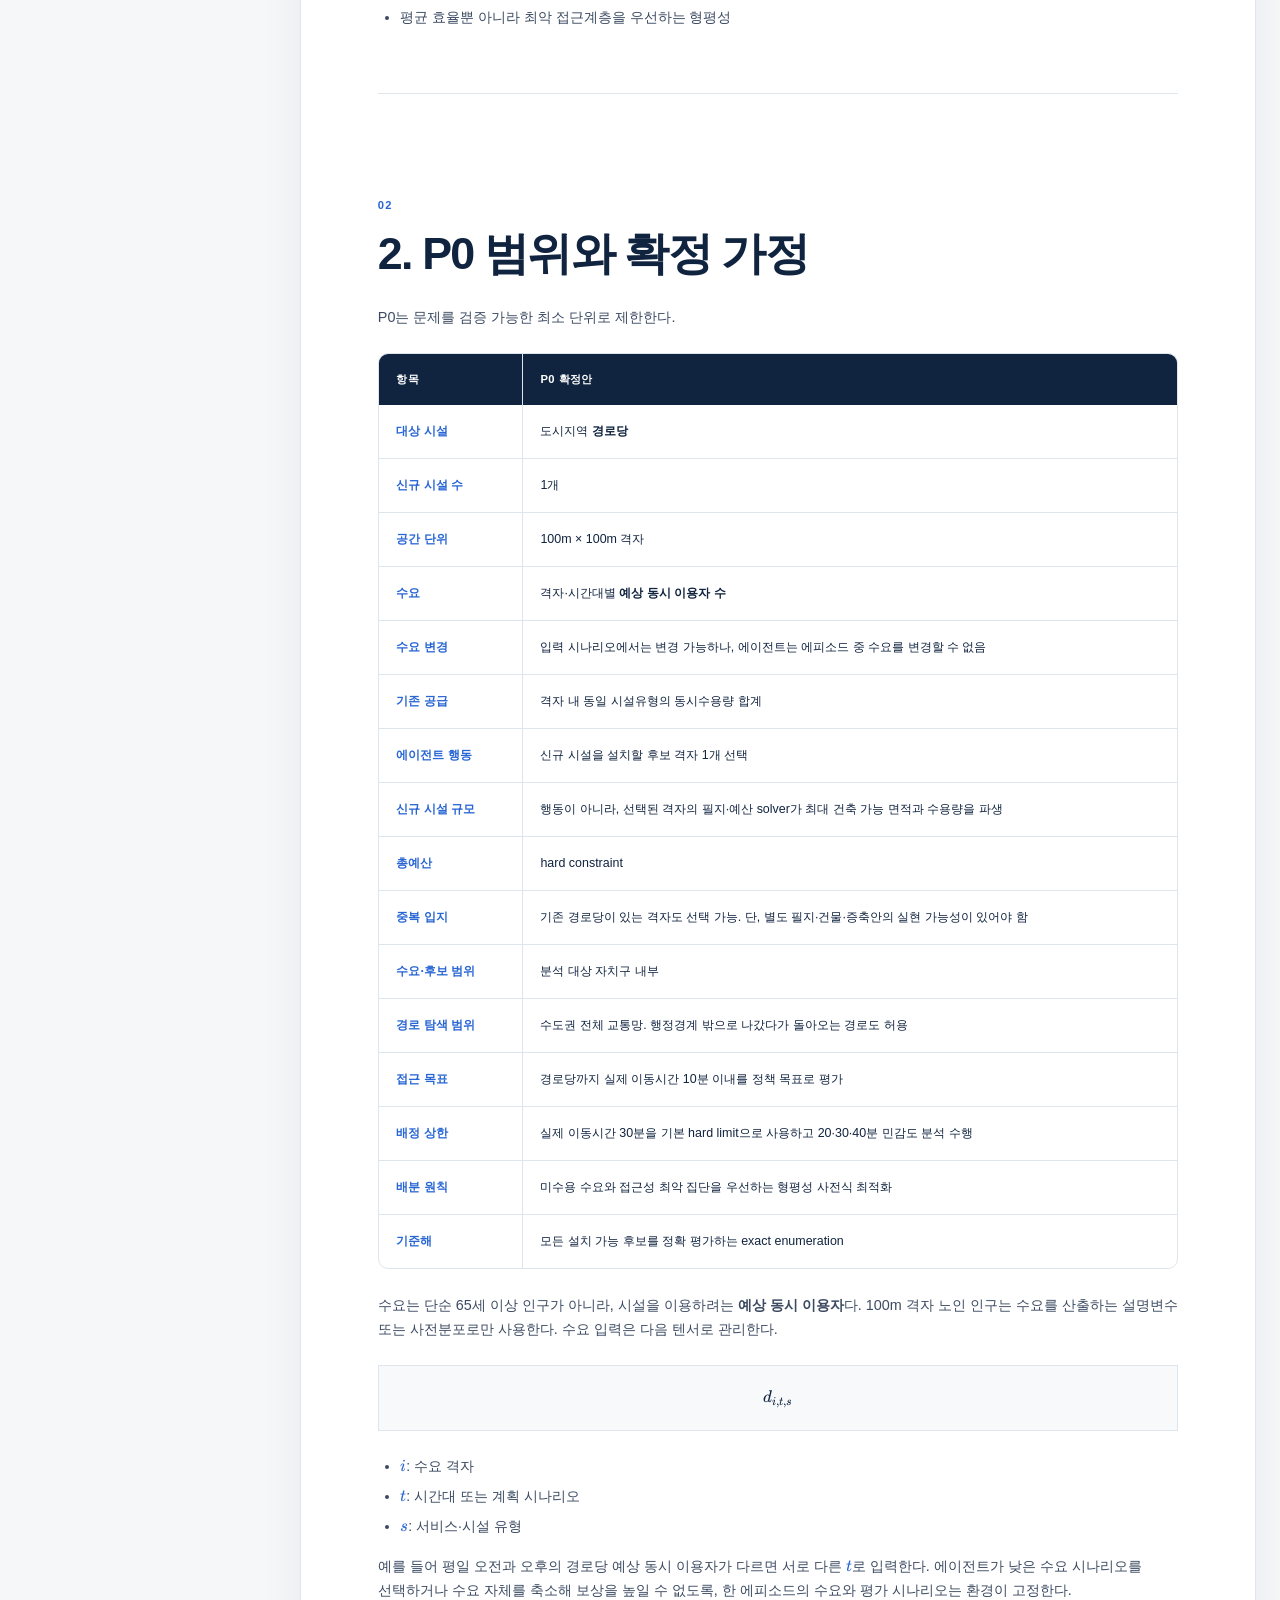
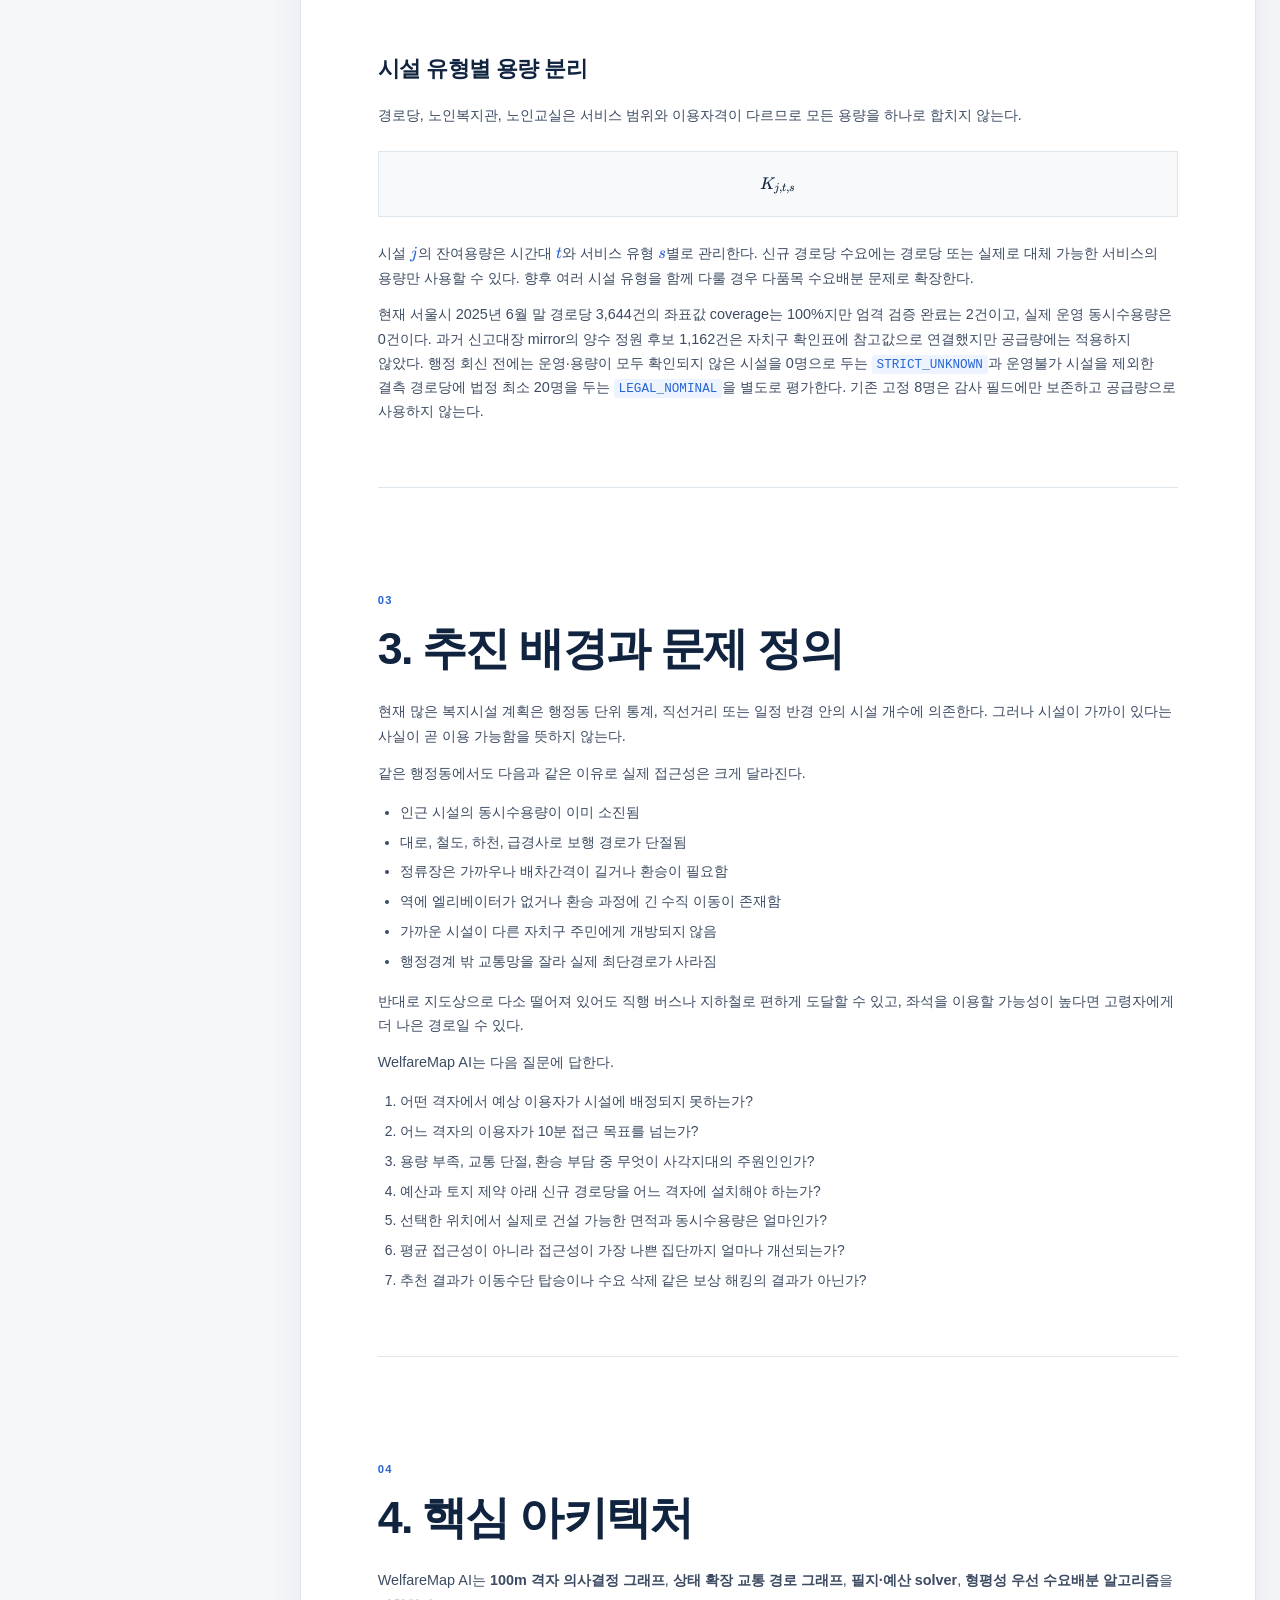
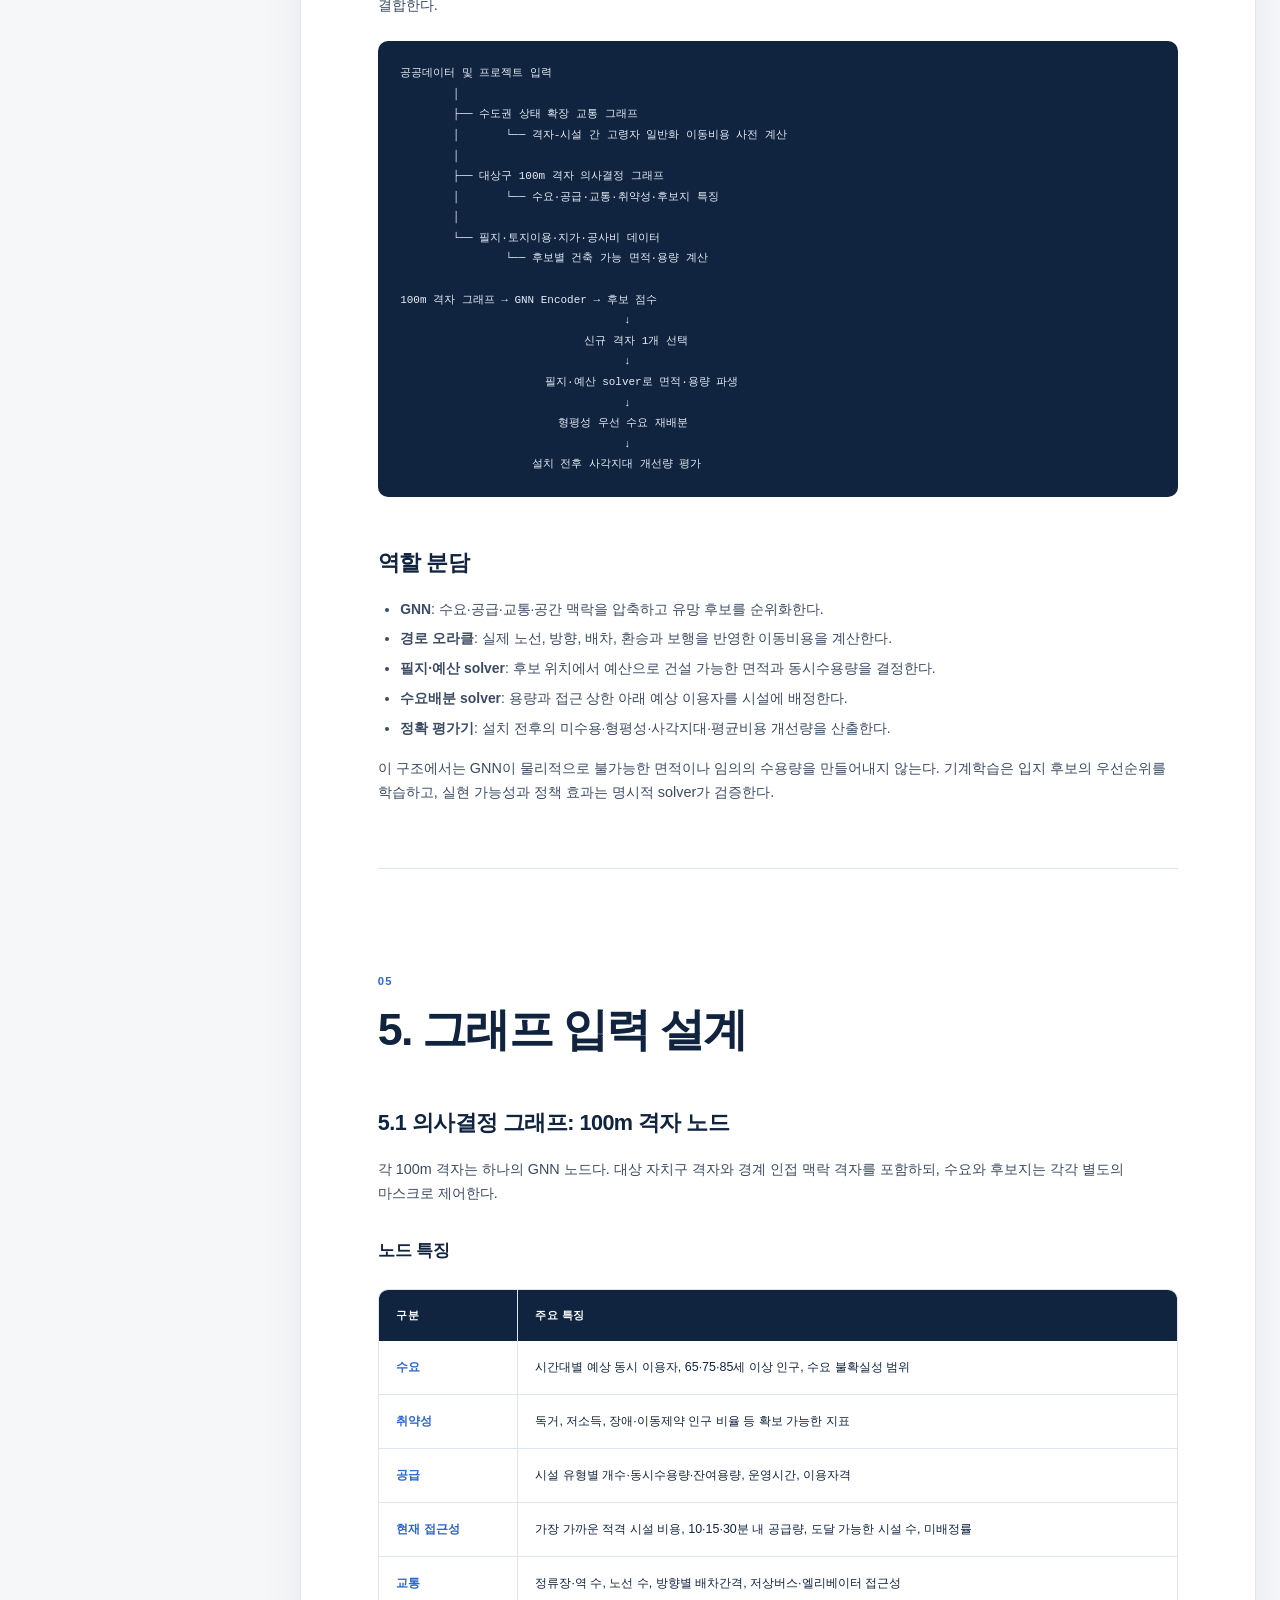
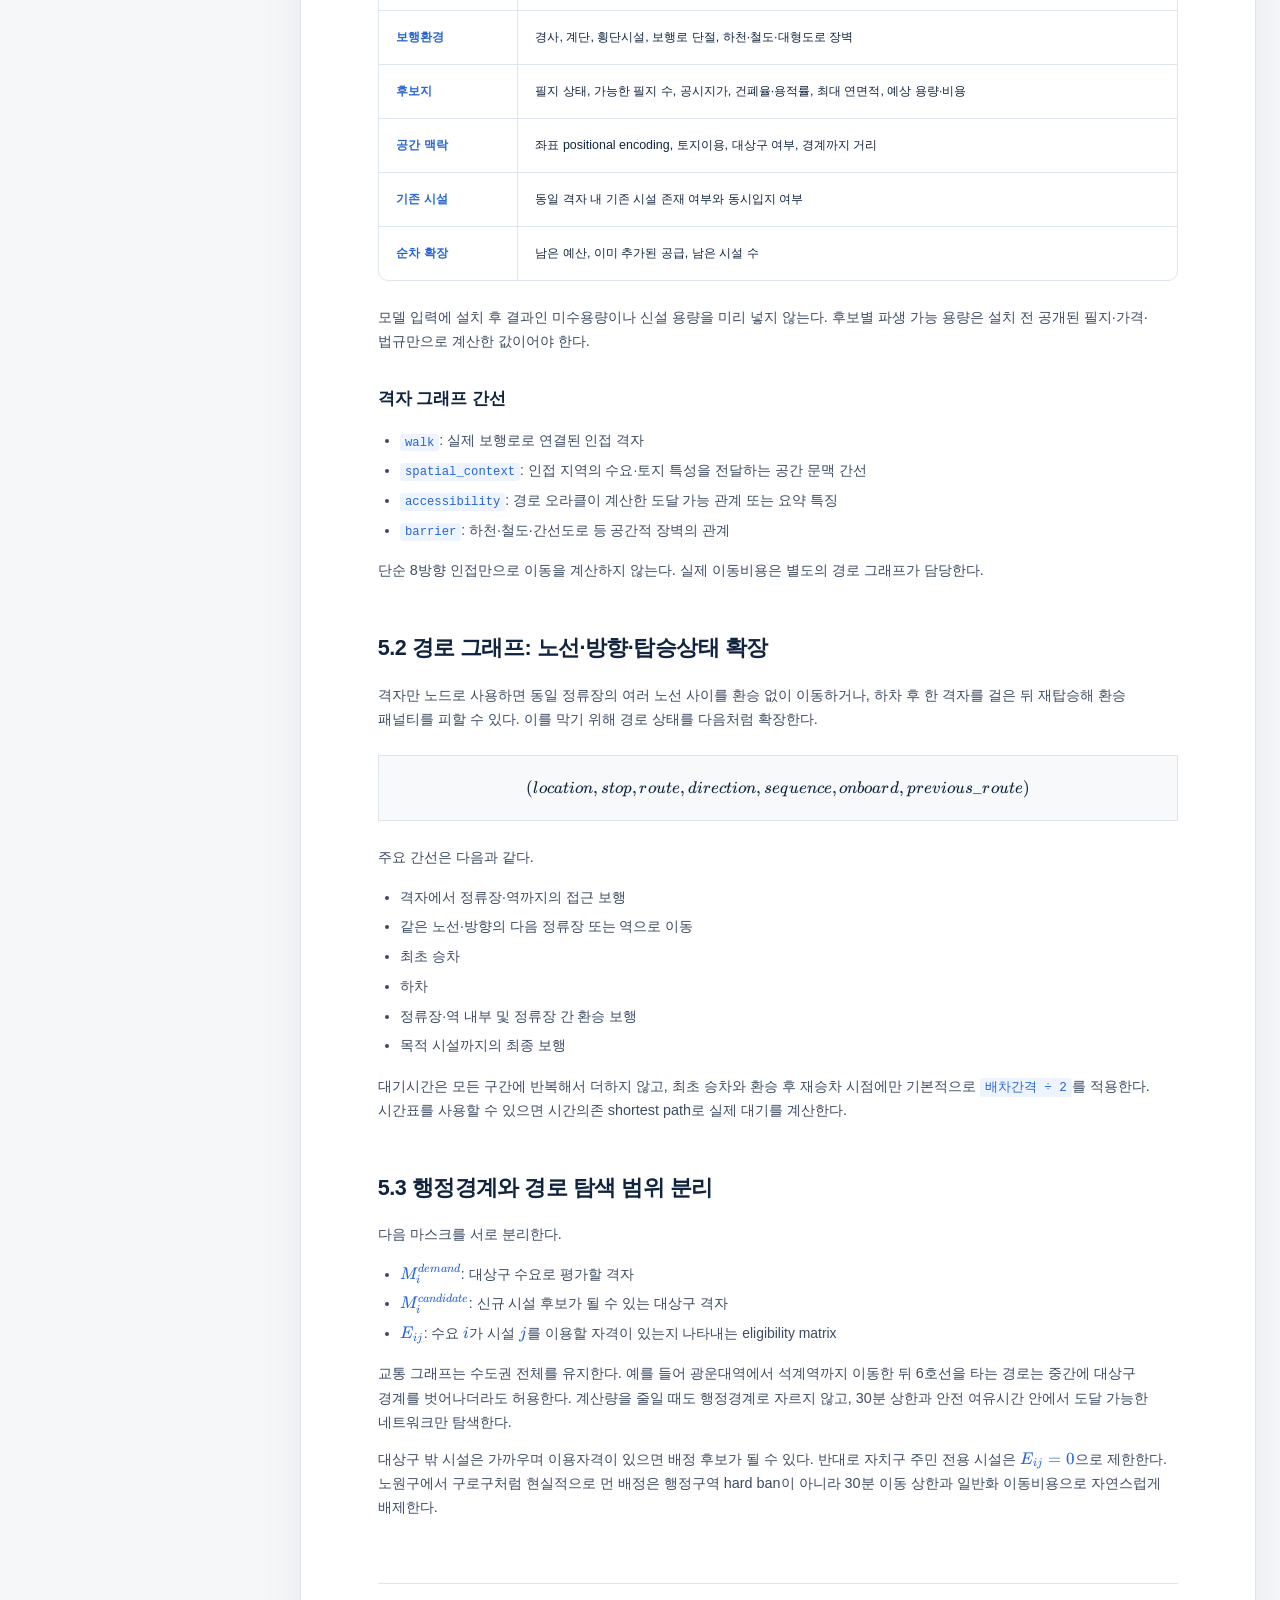
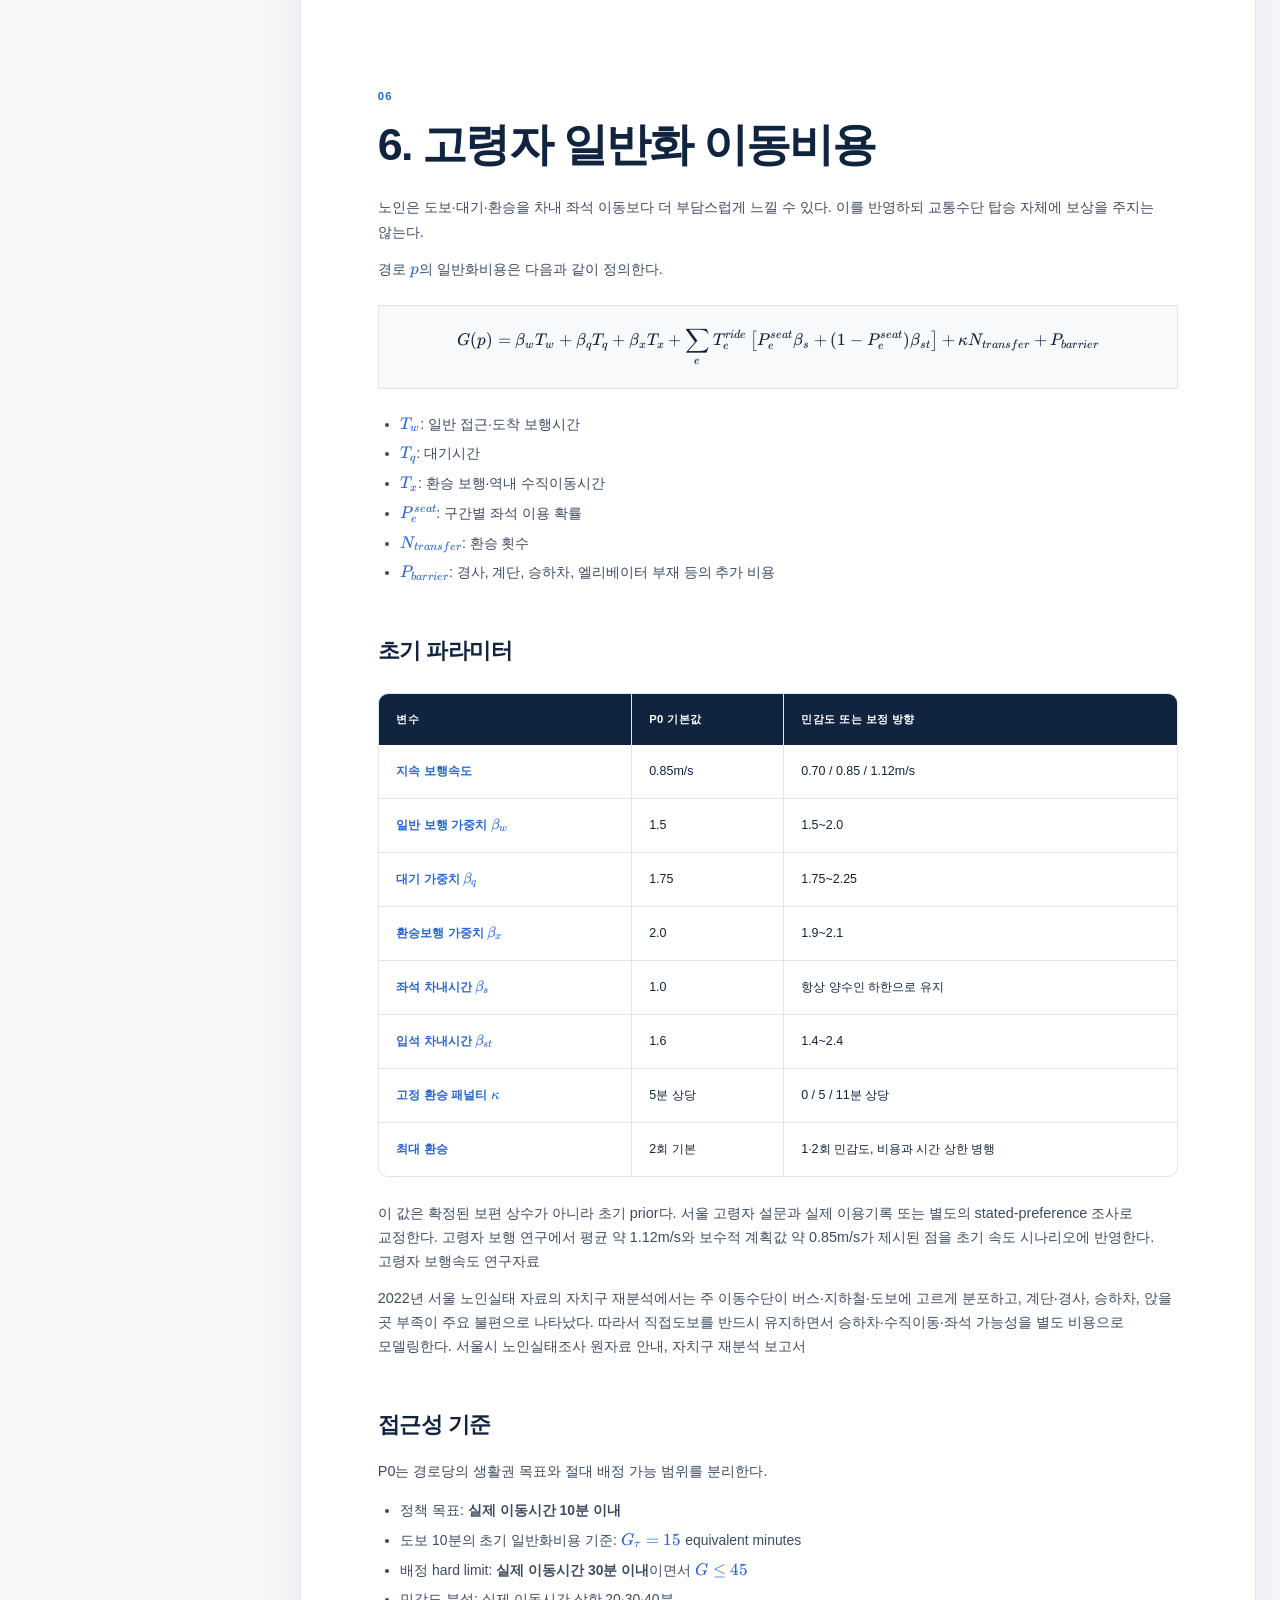
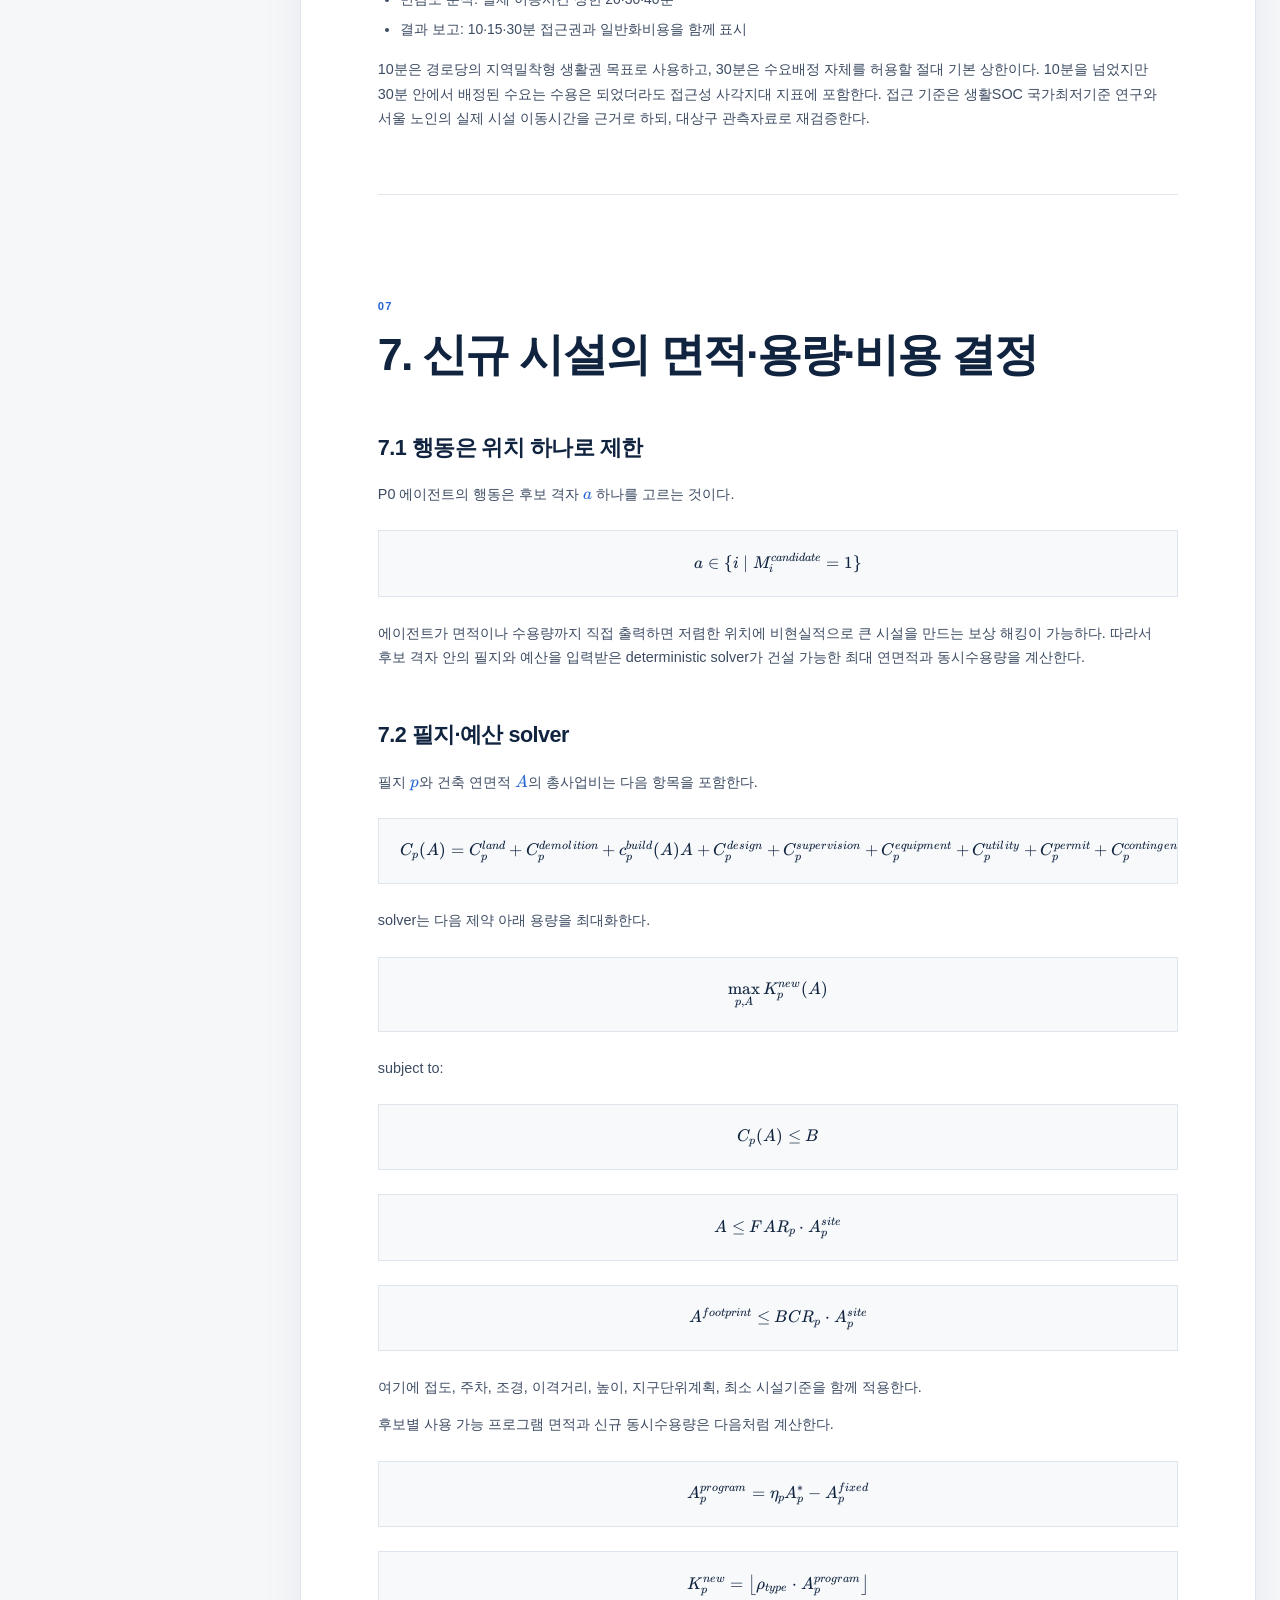
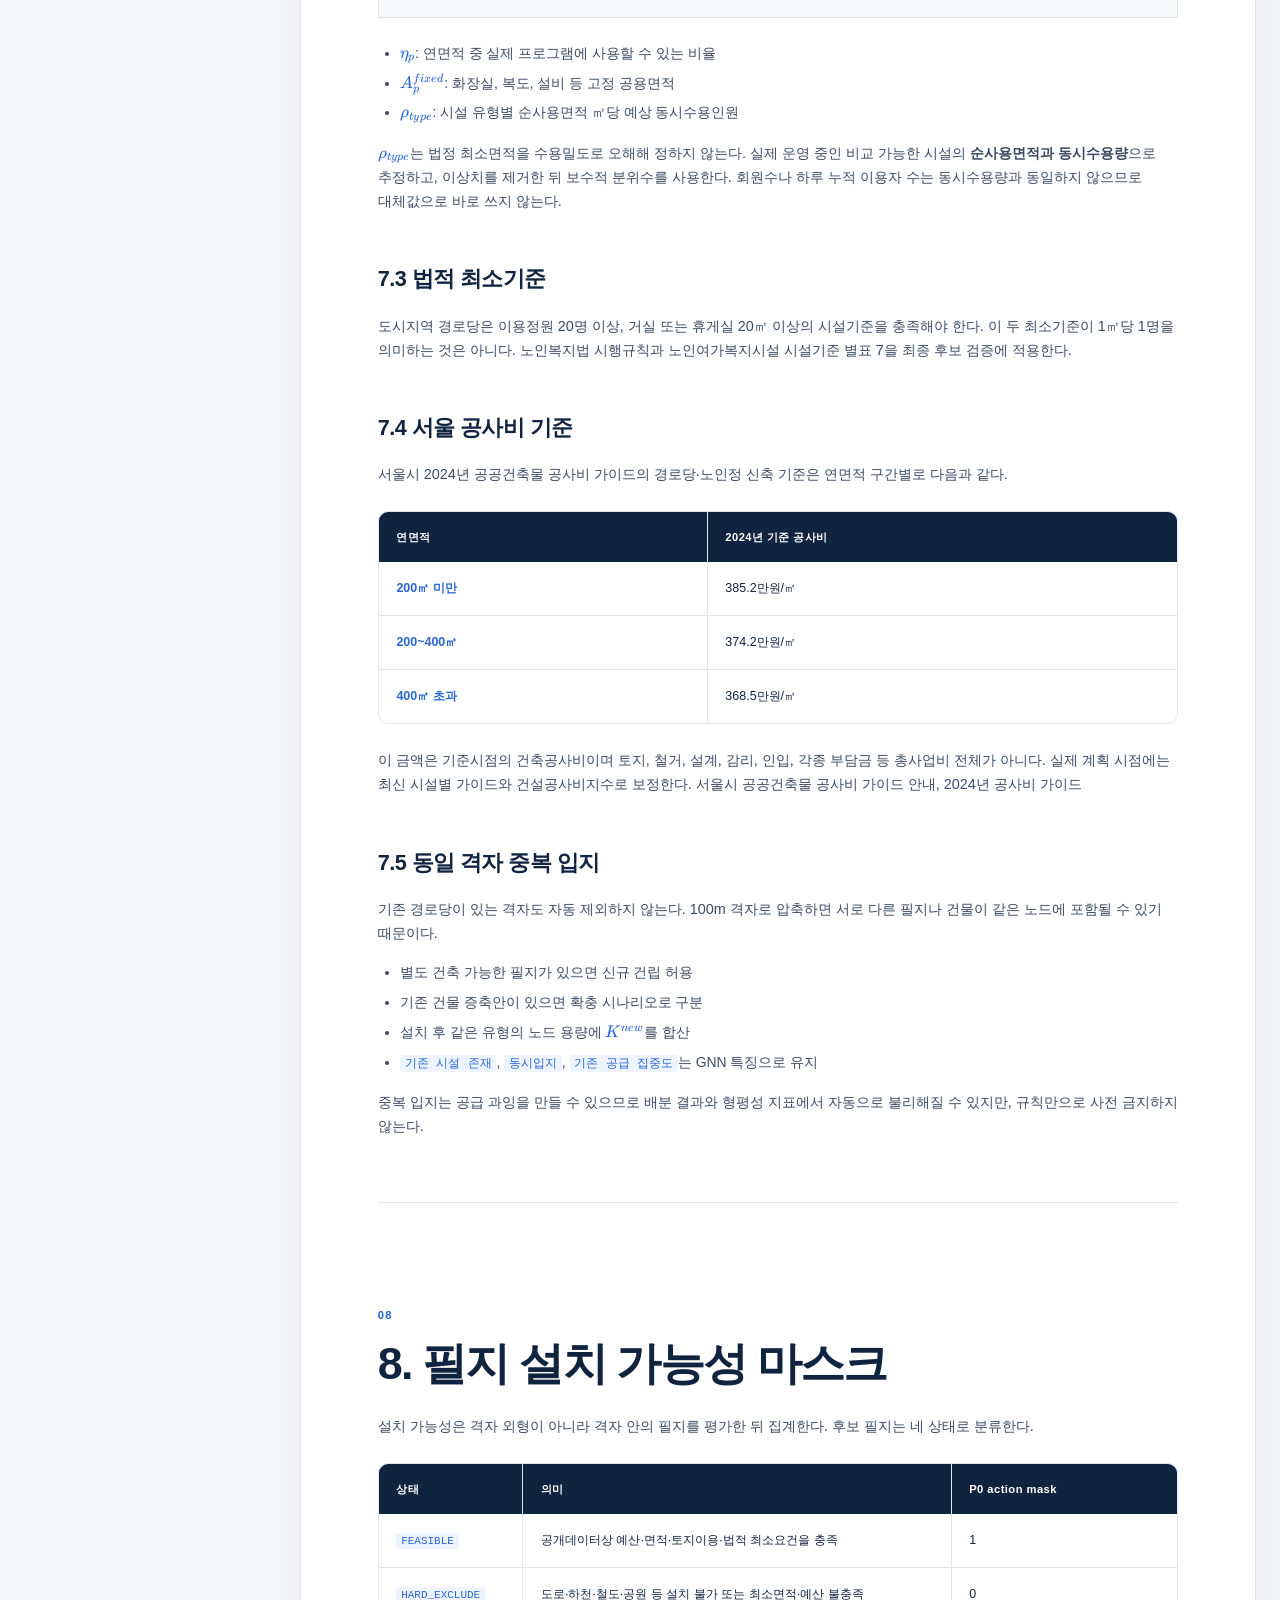
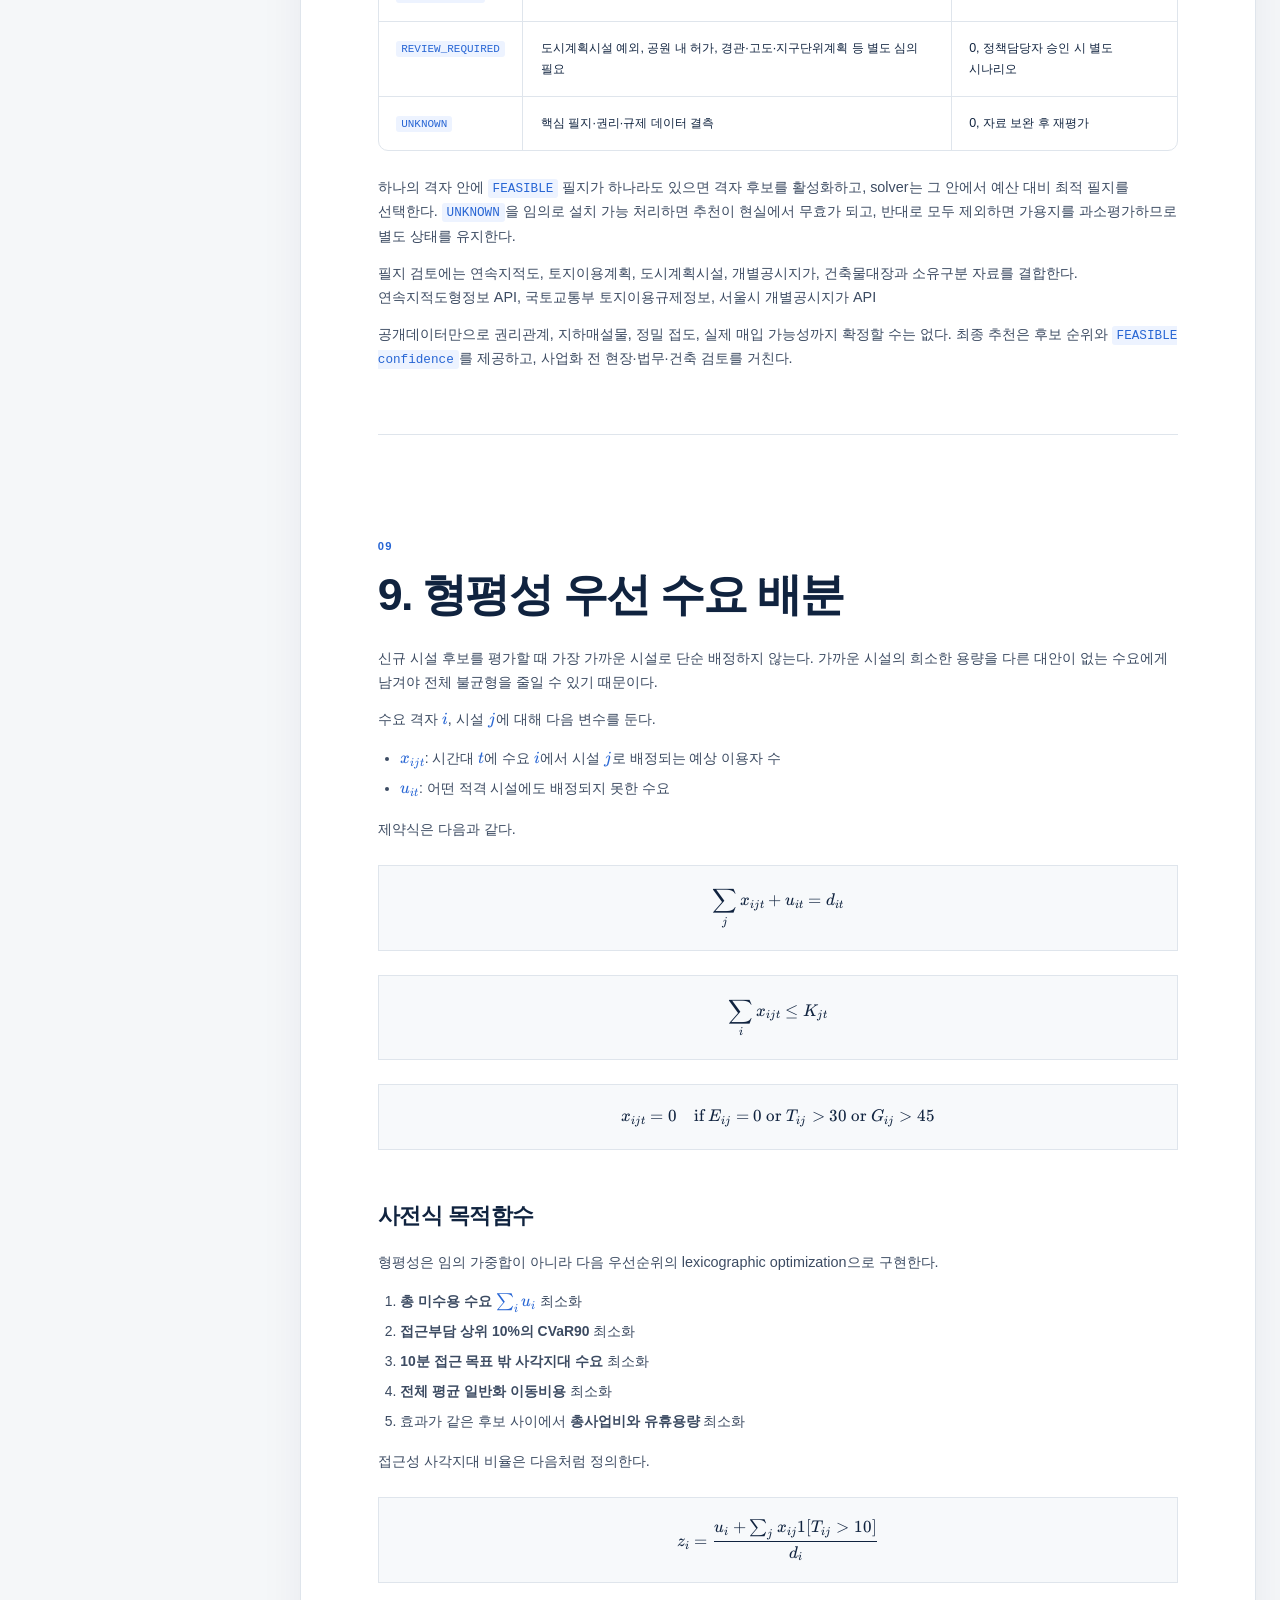
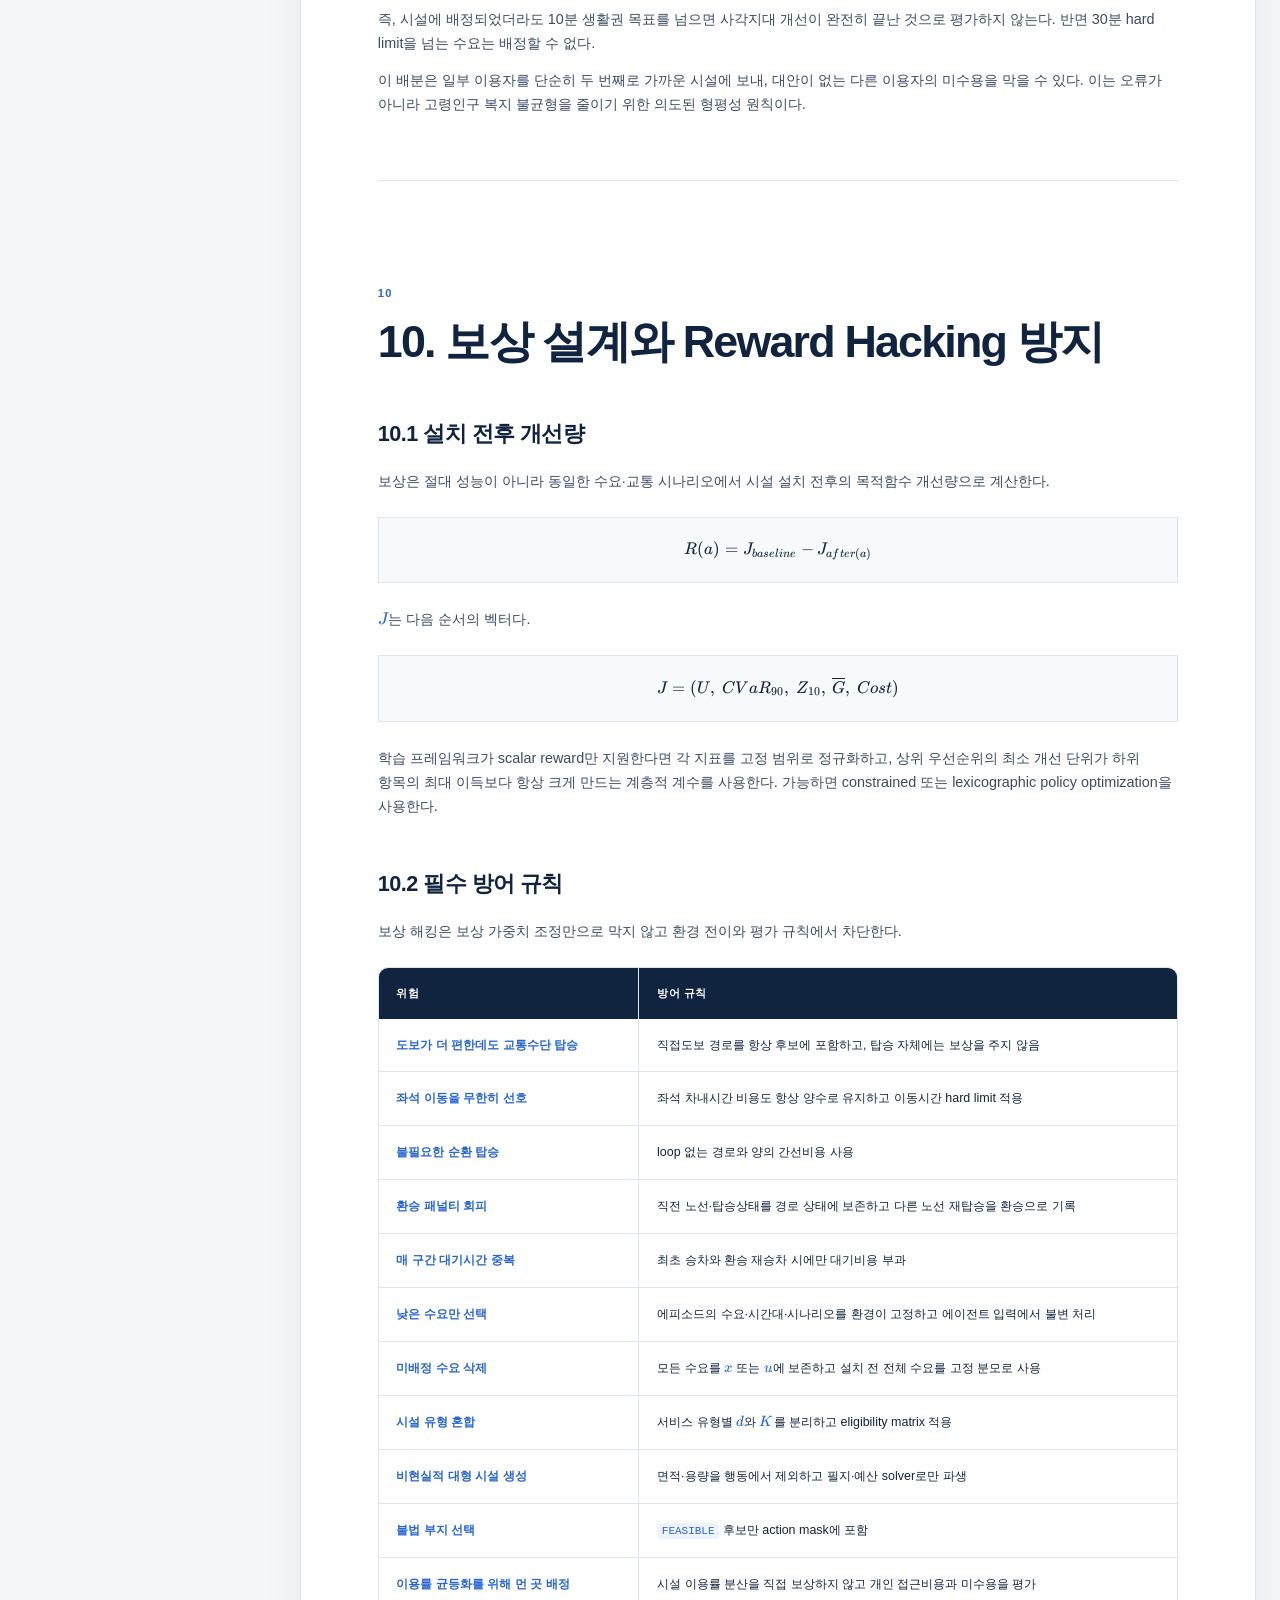
<file: site/planning.html>
<!doctype html><html lang="ko"><head><meta charset="UTF-8" /><meta name="viewport" content="width=device-width, initial-scale=1.0" /><meta name="description" content="고령인구 복지 불균형 완화를 위한 신규 경로당 1개 입지·사업규모 추천" /><meta name="theme-color" content="#10233f" /><title>WelfareMap AI 사업 기획서 | Elder Guardian</title><link rel="icon" href="./favicon.svg" type="image/svg+xml" /><link rel="stylesheet" href="./vendor/katex/katex.min.css" /><link rel="stylesheet" href="./report.css" /><script defer src="./report.js"></script></head><body><a class="skip-link" href="#content">본문으로 건너뛰기</a>
<header class="topbar"><a class="brand" href="./index.html" aria-label="Elder Guardian 방법론 보고서로"><svg viewBox="0 0 36 36" aria-hidden="true"><path d="M29 6C17 6 9 12 9 21c0 3 1 5 3 7 2-7 7-12 13-15-5 4-9 9-11 16 3 1 6 1 9 0 8-3 9-13 6-23Z"/><path d="m13 27-7 5"/></svg><span>Elder Guardian</span></a><nav class="document-nav" aria-label="문서 탐색"><a href="./index.html">P0 방법론</a><a href="./proposal.html">실증 제안서</a><a class="active" aria-current="page" href="./planning.html">사업 기획서</a><a href="./technical-blueprint.html">기술 청사진</a><a href="./dual-graph-recommendation.html">이중 그래프</a><a href="./facility-data.html">시설 데이터</a></nav><a class="github" href="https://github.com/Elder-Gardian/Planning" target="_blank" rel="noreferrer">GitHub <span aria-hidden="true">↗</span></a></header>
<div class="page-shell document-shell" id="top"><aside class="toc document-toc" aria-label="WelfareMap AI 사업 기획서 목차"><p>Contents</p><nav><a href="#section-1">1. 프로젝트 개요</a><a href="#section-2">2. P0 범위와 확정 가정</a><a href="#section-3">3. 추진 배경과 문제 정의</a><a href="#section-4">4. 핵심 아키텍처</a><a href="#section-5">5. 그래프 입력 설계</a><a href="#section-6">6. 고령자 일반화 이동비용</a><a href="#section-7">7. 신규 시설의 면적·용량·비용 결정</a><a href="#section-8">8. 필지 설치 가능성 마스크</a><a href="#section-9">9. 형평성 우선 수요 배분</a><a href="#section-10">10. 보상 설계와 Reward Hacking 방지</a><a href="#section-11">11. 필요 데이터와 공공데이터 근거</a><a href="#section-12">12. 학습·탐색 전략</a><a href="#section-13">13. 사용자 기능과 산출물</a><a href="#section-14">14. 검증 계획과 성공지표</a><a href="#section-15">15. 차별성과 기대 효과</a><a href="#section-16">16. 한계와 추가 명확화 과제</a><a href="#section-17">17. 단계별 추진안</a><a href="#section-18">18. 최종 비전</a></nav><div class="toc-meta"><span>문서 유형</span><strong>Business plan</strong><span>섹션</span><strong>18개</strong><span>작성일</span><strong>2026. 07. 17.</strong></div></aside>
<main class="report document-report" id="content"><header class="report-header document-header"><div class="mobile-document-nav"><nav class="document-nav" aria-label="문서 탐색"><a href="./index.html">P0 방법론</a><a href="./proposal.html">실증 제안서</a><a class="active" aria-current="page" href="./planning.html">사업 기획서</a><a href="./technical-blueprint.html">기술 청사진</a><a href="./dual-graph-recommendation.html">이중 그래프</a><a href="./facility-data.html">시설 데이터</a></nav></div><div class="report-meta"><span>Business plan</span><span>WelfareMap AI</span></div><h1>WelfareMap AI 사업 기획서</h1><p class="dek">고령인구 복지 불균형 완화를 위한 신규 경로당 1개 입지·사업규모 추천</p><div class="report-status"><span class="status-dot"></span><p><strong>문서 상태</strong> P0 확정 · 사업 입력 검증 단계</p><p><strong>주요 독자</strong> 지자체 · 공공 복지기관 · 도시계획 부서</p></div></header><article class="document-content"><section class="document-section" id="section-1"><div class="document-section-index">01</div><h2>1. 프로젝트 개요</h2>
<h3>프로젝트명</h3>
<p>WelfareMap AI</p>
<h3>한 줄 소개</h3>
<p>WelfareMap AI는 <strong>100m × 100m 격자별 시간대별 예상 동시 이용자 수</strong>, 기존 노인복지시설의 유형별 동시수용량, 고령자 관점의 실제 이동비용, 필지·예산·법규 제약을 함께 분석하여 복지 사각지대를 찾고, 한정된 예산으로 건설 가능한 신규 경로당의 최적 입지를 추천하는 공간 의사결정 지원 시스템이다.</p>
<h3>프로젝트 목표</h3>
<p>이 프로젝트는 지방자치단체와 공공 복지기관이 다음 질문에 데이터로 답하도록 지원하는 것을 목표로 한다.</p>
<blockquote>어느 지역의 예상 이용자가 현재 시설에 배정되지 못하거나 과도한 이동 부담을 지고 있으며, 정해진 예산으로 어느 격자에 경로당을 신설해야 그 불균형을 가장 크게 줄일 수 있는가?</blockquote>
<p>WelfareMap AI는 단순히 시설 반경이나 시설 개수를 세지 않는다. 다음 요소를 동시에 반영한다.</p>
<ul><li>시간대별 예상 동시 이용 수요</li><li>시설 유형별 동시수용량과 잔여용량</li><li>도보·버스·지하철을 결합한 실제 이동 경로</li><li>노선별 정차순서, 방향, 배차간격, 구간 운행시간</li><li>환승·대기·보행·계단·경사·승하차 부담</li><li>좌석에 앉아 이동하는 차내시간의 상대적 편안함</li><li>시설별 이용자격과 운영시간</li><li>필지별 토지이용, 건폐율·용적률, 토지가격과 건축비</li><li>총예산과 법적 최소 시설기준</li><li>평균 효율뿐 아니라 최악 접근계층을 우선하는 형평성</li></ul>
</section>
<section class="document-section" id="section-2"><div class="document-section-index">02</div><h2>2. P0 범위와 확정 가정</h2>
<p>P0는 문제를 검증 가능한 최소 단위로 제한한다.</p>
<div class="table-frame document-table" role="region" aria-label="항목, P0 확정안" tabindex="0"><table><thead><tr><th>항목</th><th>P0 확정안</th></tr></thead><tbody><tr><th>대상 시설</th><td>도시지역 <strong>경로당</strong></td></tr><tr><th>신규 시설 수</th><td>1개</td></tr><tr><th>공간 단위</th><td>100m × 100m 격자</td></tr><tr><th>수요</th><td>격자·시간대별 <strong>예상 동시 이용자 수</strong></td></tr><tr><th>수요 변경</th><td>입력 시나리오에서는 변경 가능하나, 에이전트는 에피소드 중 수요를 변경할 수 없음</td></tr><tr><th>기존 공급</th><td>격자 내 동일 시설유형의 동시수용량 합계</td></tr><tr><th>에이전트 행동</th><td>신규 시설을 설치할 후보 격자 1개 선택</td></tr><tr><th>신규 시설 규모</th><td>행동이 아니라, 선택된 격자의 필지·예산 solver가 최대 건축 가능 면적과 수용량을 파생</td></tr><tr><th>총예산</th><td>hard constraint</td></tr><tr><th>중복 입지</th><td>기존 경로당이 있는 격자도 선택 가능. 단, 별도 필지·건물·증축안의 실현 가능성이 있어야 함</td></tr><tr><th>수요·후보 범위</th><td>분석 대상 자치구 내부</td></tr><tr><th>경로 탐색 범위</th><td>수도권 전체 교통망. 행정경계 밖으로 나갔다가 돌아오는 경로도 허용</td></tr><tr><th>접근 목표</th><td>경로당까지 실제 이동시간 10분 이내를 정책 목표로 평가</td></tr><tr><th>배정 상한</th><td>실제 이동시간 30분을 기본 hard limit으로 사용하고 20·30·40분 민감도 분석 수행</td></tr><tr><th>배분 원칙</th><td>미수용 수요와 접근성 최악 집단을 우선하는 형평성 사전식 최적화</td></tr><tr><th>기준해</th><td>모든 설치 가능 후보를 정확 평가하는 exact enumeration</td></tr></tbody></table></div>
<p>수요는 단순 65세 이상 인구가 아니라, 시설을 이용하려는 <strong>예상 동시 이용자</strong>다. 100m 격자 노인 인구는 수요를 산출하는 설명변수 또는 사전분포로만 사용한다. 수요 입력은 다음 텐서로 관리한다.</p>
<div class="math-block"><span class="katex-display"><span class="katex"><span class="katex-mathml"><math xmlns="http://www.w3.org/1998/Math/MathML" display="block"><semantics><mrow><msub><mi>d</mi><mrow><mi>i</mi><mo separator="true">,</mo><mi>t</mi><mo separator="true">,</mo><mi>s</mi></mrow></msub></mrow><annotation encoding="application/x-tex">d_{i,t,s}</annotation></semantics></math></span><span class="katex-html" aria-hidden="true"><span class="base"><span class="strut" style="height:0.9805em;vertical-align:-0.2861em;"></span><span class="mord"><span class="mord mathnormal">d</span><span class="msupsub"><span class="vlist-t vlist-t2"><span class="vlist-r"><span class="vlist" style="height:0.3117em;"><span style="top:-2.55em;margin-left:0em;margin-right:0.05em;"><span class="pstrut" style="height:2.7em;"></span><span class="sizing reset-size6 size3 mtight"><span class="mord mtight"><span class="mord mathnormal mtight">i</span><span class="mpunct mtight">,</span><span class="mord mathnormal mtight">t</span><span class="mpunct mtight">,</span><span class="mord mathnormal mtight">s</span></span></span></span></span><span class="vlist-s">​</span></span><span class="vlist-r"><span class="vlist" style="height:0.2861em;"><span></span></span></span></span></span></span></span></span></span></span></div>
<ul><li><span class="math-inline"><span class="katex"><span class="katex-mathml"><math xmlns="http://www.w3.org/1998/Math/MathML"><semantics><mrow><mi>i</mi></mrow><annotation encoding="application/x-tex">i</annotation></semantics></math></span><span class="katex-html" aria-hidden="true"><span class="base"><span class="strut" style="height:0.6595em;"></span><span class="mord mathnormal">i</span></span></span></span></span>: 수요 격자</li><li><span class="math-inline"><span class="katex"><span class="katex-mathml"><math xmlns="http://www.w3.org/1998/Math/MathML"><semantics><mrow><mi>t</mi></mrow><annotation encoding="application/x-tex">t</annotation></semantics></math></span><span class="katex-html" aria-hidden="true"><span class="base"><span class="strut" style="height:0.6151em;"></span><span class="mord mathnormal">t</span></span></span></span></span>: 시간대 또는 계획 시나리오</li><li><span class="math-inline"><span class="katex"><span class="katex-mathml"><math xmlns="http://www.w3.org/1998/Math/MathML"><semantics><mrow><mi>s</mi></mrow><annotation encoding="application/x-tex">s</annotation></semantics></math></span><span class="katex-html" aria-hidden="true"><span class="base"><span class="strut" style="height:0.4306em;"></span><span class="mord mathnormal">s</span></span></span></span></span>: 서비스·시설 유형</li></ul>
<p>예를 들어 평일 오전과 오후의 경로당 예상 동시 이용자가 다르면 서로 다른 <span class="math-inline"><span class="katex"><span class="katex-mathml"><math xmlns="http://www.w3.org/1998/Math/MathML"><semantics><mrow><mi>t</mi></mrow><annotation encoding="application/x-tex">t</annotation></semantics></math></span><span class="katex-html" aria-hidden="true"><span class="base"><span class="strut" style="height:0.6151em;"></span><span class="mord mathnormal">t</span></span></span></span></span>로 입력한다. 에이전트가 낮은 수요 시나리오를 선택하거나 수요 자체를 축소해 보상을 높일 수 없도록, 한 에피소드의 수요와 평가 시나리오는 환경이 고정한다.</p>
<h3>시설 유형별 용량 분리</h3>
<p>경로당, 노인복지관, 노인교실은 서비스 범위와 이용자격이 다르므로 모든 용량을 하나로 합치지 않는다.</p>
<div class="math-block"><span class="katex-display"><span class="katex"><span class="katex-mathml"><math xmlns="http://www.w3.org/1998/Math/MathML" display="block"><semantics><mrow><msub><mi>K</mi><mrow><mi>j</mi><mo separator="true">,</mo><mi>t</mi><mo separator="true">,</mo><mi>s</mi></mrow></msub></mrow><annotation encoding="application/x-tex">K_{j,t,s}</annotation></semantics></math></span><span class="katex-html" aria-hidden="true"><span class="base"><span class="strut" style="height:0.9694em;vertical-align:-0.2861em;"></span><span class="mord"><span class="mord mathnormal" style="margin-right:0.0715em;">K</span><span class="msupsub"><span class="vlist-t vlist-t2"><span class="vlist-r"><span class="vlist" style="height:0.3117em;"><span style="top:-2.55em;margin-left:-0.0715em;margin-right:0.05em;"><span class="pstrut" style="height:2.7em;"></span><span class="sizing reset-size6 size3 mtight"><span class="mord mtight"><span class="mord mathnormal mtight" style="margin-right:0.0572em;">j</span><span class="mpunct mtight">,</span><span class="mord mathnormal mtight">t</span><span class="mpunct mtight">,</span><span class="mord mathnormal mtight">s</span></span></span></span></span><span class="vlist-s">​</span></span><span class="vlist-r"><span class="vlist" style="height:0.2861em;"><span></span></span></span></span></span></span></span></span></span></span></div>
<p>시설 <span class="math-inline"><span class="katex"><span class="katex-mathml"><math xmlns="http://www.w3.org/1998/Math/MathML"><semantics><mrow><mi>j</mi></mrow><annotation encoding="application/x-tex">j</annotation></semantics></math></span><span class="katex-html" aria-hidden="true"><span class="base"><span class="strut" style="height:0.854em;vertical-align:-0.1944em;"></span><span class="mord mathnormal" style="margin-right:0.0572em;">j</span></span></span></span></span>의 잔여용량은 시간대 <span class="math-inline"><span class="katex"><span class="katex-mathml"><math xmlns="http://www.w3.org/1998/Math/MathML"><semantics><mrow><mi>t</mi></mrow><annotation encoding="application/x-tex">t</annotation></semantics></math></span><span class="katex-html" aria-hidden="true"><span class="base"><span class="strut" style="height:0.6151em;"></span><span class="mord mathnormal">t</span></span></span></span></span>와 서비스 유형 <span class="math-inline"><span class="katex"><span class="katex-mathml"><math xmlns="http://www.w3.org/1998/Math/MathML"><semantics><mrow><mi>s</mi></mrow><annotation encoding="application/x-tex">s</annotation></semantics></math></span><span class="katex-html" aria-hidden="true"><span class="base"><span class="strut" style="height:0.4306em;"></span><span class="mord mathnormal">s</span></span></span></span></span>별로 관리한다. 신규 경로당 수요에는 경로당 또는 실제로 대체 가능한 서비스의 용량만 사용할 수 있다. 향후 여러 시설 유형을 함께 다룰 경우 다품목 수요배분 문제로 확장한다.</p>
<p>현재 서울시 2025년 6월 말 경로당 3,644건의 좌표값 coverage는 100%지만 엄격 검증 완료는 2건이고, 실제 운영 동시수용량은 0건이다. 과거 신고대장 mirror의 양수 정원 후보 1,162건은 자치구 확인표에 참고값으로 연결했지만 공급량에는 적용하지 않았다. 행정 회신 전에는 운영·용량이 모두 확인되지 않은 시설을 0명으로 두는 <code>STRICT_UNKNOWN</code>과 운영불가 시설을 제외한 결측 경로당에 법정 최소 20명을 두는 <code>LEGAL_NOMINAL</code>을 별도로 평가한다. 기존 고정 8명은 감사 필드에만 보존하고 공급량으로 사용하지 않는다.</p>
</section>
<section class="document-section" id="section-3"><div class="document-section-index">03</div><h2>3. 추진 배경과 문제 정의</h2>
<p>현재 많은 복지시설 계획은 행정동 단위 통계, 직선거리 또는 일정 반경 안의 시설 개수에 의존한다. 그러나 시설이 가까이 있다는 사실이 곧 이용 가능함을 뜻하지 않는다.</p>
<p>같은 행정동에서도 다음과 같은 이유로 실제 접근성은 크게 달라진다.</p>
<ul><li>인근 시설의 동시수용량이 이미 소진됨</li><li>대로, 철도, 하천, 급경사로 보행 경로가 단절됨</li><li>정류장은 가까우나 배차간격이 길거나 환승이 필요함</li><li>역에 엘리베이터가 없거나 환승 과정에 긴 수직 이동이 존재함</li><li>가까운 시설이 다른 자치구 주민에게 개방되지 않음</li><li>행정경계 밖 교통망을 잘라 실제 최단경로가 사라짐</li></ul>
<p>반대로 지도상으로 다소 떨어져 있어도 직행 버스나 지하철로 편하게 도달할 수 있고, 좌석을 이용할 가능성이 높다면 고령자에게 더 나은 경로일 수 있다.</p>
<p>WelfareMap AI는 다음 질문에 답한다.</p>
<ol><li>어떤 격자에서 예상 이용자가 시설에 배정되지 못하는가?</li><li>어느 격자의 이용자가 10분 접근 목표를 넘는가?</li><li>용량 부족, 교통 단절, 환승 부담 중 무엇이 사각지대의 주원인인가?</li><li>예산과 토지 제약 아래 신규 경로당을 어느 격자에 설치해야 하는가?</li><li>선택한 위치에서 실제로 건설 가능한 면적과 동시수용량은 얼마인가?</li><li>평균 접근성이 아니라 접근성이 가장 나쁜 집단까지 얼마나 개선되는가?</li><li>추천 결과가 이동수단 탑승이나 수요 삭제 같은 보상 해킹의 결과가 아닌가?</li></ol>
</section>
<section class="document-section" id="section-4"><div class="document-section-index">04</div><h2>4. 핵심 아키텍처</h2>
<p>WelfareMap AI는 <strong>100m 격자 의사결정 그래프</strong>, <strong>상태 확장 교통 경로 그래프</strong>, <strong>필지·예산 solver</strong>, <strong>형평성 우선 수요배분 알고리즘</strong>을 결합한다.</p>
<pre><code data-language="text">공공데이터 및 프로젝트 입력
        │
        ├── 수도권 상태 확장 교통 그래프
        │       └── 격자-시설 간 고령자 일반화 이동비용 사전 계산
        │
        ├── 대상구 100m 격자 의사결정 그래프
        │       └── 수요·공급·교통·취약성·후보지 특징
        │
        └── 필지·토지이용·지가·공사비 데이터
                └── 후보별 건축 가능 면적·용량 계산

100m 격자 그래프 → GNN Encoder → 후보 점수
                                  ↓
                            신규 격자 1개 선택
                                  ↓
                      필지·예산 solver로 면적·용량 파생
                                  ↓
                        형평성 우선 수요 재배분
                                  ↓
                    설치 전후 사각지대 개선량 평가</code></pre>
<h3>역할 분담</h3>
<ul><li><strong>GNN</strong>: 수요·공급·교통·공간 맥락을 압축하고 유망 후보를 순위화한다.</li><li><strong>경로 오라클</strong>: 실제 노선, 방향, 배차, 환승과 보행을 반영한 이동비용을 계산한다.</li><li><strong>필지·예산 solver</strong>: 후보 위치에서 예산으로 건설 가능한 면적과 동시수용량을 결정한다.</li><li><strong>수요배분 solver</strong>: 용량과 접근 상한 아래 예상 이용자를 시설에 배정한다.</li><li><strong>정확 평가기</strong>: 설치 전후의 미수용·형평성·사각지대·평균비용 개선량을 산출한다.</li></ul>
<p>이 구조에서는 GNN이 물리적으로 불가능한 면적이나 임의의 수용량을 만들어내지 않는다. 기계학습은 입지 후보의 우선순위를 학습하고, 실현 가능성과 정책 효과는 명시적 solver가 검증한다.</p>
</section>
<section class="document-section" id="section-5"><div class="document-section-index">05</div><h2>5. 그래프 입력 설계</h2>
<h3>5.1 의사결정 그래프: 100m 격자 노드</h3>
<p>각 100m 격자는 하나의 GNN 노드다. 대상 자치구 격자와 경계 인접 맥락 격자를 포함하되, 수요와 후보지는 각각 별도의 마스크로 제어한다.</p>
<h4>노드 특징</h4>
<div class="table-frame document-table" role="region" aria-label="구분, 주요 특징" tabindex="0"><table><thead><tr><th>구분</th><th>주요 특징</th></tr></thead><tbody><tr><th>수요</th><td>시간대별 예상 동시 이용자, 65·75·85세 이상 인구, 수요 불확실성 범위</td></tr><tr><th>취약성</th><td>독거, 저소득, 장애·이동제약 인구 비율 등 확보 가능한 지표</td></tr><tr><th>공급</th><td>시설 유형별 개수·동시수용량·잔여용량, 운영시간, 이용자격</td></tr><tr><th>현재 접근성</th><td>가장 가까운 적격 시설 비용, 10·15·30분 내 공급량, 도달 가능한 시설 수, 미배정률</td></tr><tr><th>교통</th><td>정류장·역 수, 노선 수, 방향별 배차간격, 저상버스·엘리베이터 접근성</td></tr><tr><th>보행환경</th><td>경사, 계단, 횡단시설, 보행로 단절, 하천·철도·대형도로 장벽</td></tr><tr><th>후보지</th><td>필지 상태, 가능한 필지 수, 공시지가, 건폐율·용적률, 최대 연면적, 예상 용량·비용</td></tr><tr><th>공간 맥락</th><td>좌표 positional encoding, 토지이용, 대상구 여부, 경계까지 거리</td></tr><tr><th>기존 시설</th><td>동일 격자 내 기존 시설 존재 여부와 동시입지 여부</td></tr><tr><th>순차 확장</th><td>남은 예산, 이미 추가된 공급, 남은 시설 수</td></tr></tbody></table></div>
<p>모델 입력에 설치 후 결과인 미수용량이나 신설 용량을 미리 넣지 않는다. 후보별 파생 가능 용량은 설치 전 공개된 필지·가격·법규만으로 계산한 값이어야 한다.</p>
<h4>격자 그래프 간선</h4>
<ul><li><code>walk</code>: 실제 보행로로 연결된 인접 격자</li><li><code>spatial_context</code>: 인접 지역의 수요·토지 특성을 전달하는 공간 문맥 간선</li><li><code>accessibility</code>: 경로 오라클이 계산한 도달 가능 관계 또는 요약 특징</li><li><code>barrier</code>: 하천·철도·간선도로 등 공간적 장벽의 관계</li></ul>
<p>단순 8방향 인접만으로 이동을 계산하지 않는다. 실제 이동비용은 별도의 경로 그래프가 담당한다.</p>
<h3>5.2 경로 그래프: 노선·방향·탑승상태 확장</h3>
<p>격자만 노드로 사용하면 동일 정류장의 여러 노선 사이를 환승 없이 이동하거나, 하차 후 한 격자를 걸은 뒤 재탑승해 환승 패널티를 피할 수 있다. 이를 막기 위해 경로 상태를 다음처럼 확장한다.</p>
<div class="math-block"><span class="katex-display"><span class="katex"><span class="katex-mathml"><math xmlns="http://www.w3.org/1998/Math/MathML" display="block"><semantics><mrow><mo stretchy="false">(</mo><mi>l</mi><mi>o</mi><mi>c</mi><mi>a</mi><mi>t</mi><mi>i</mi><mi>o</mi><mi>n</mi><mo separator="true">,</mo><mi>s</mi><mi>t</mi><mi>o</mi><mi>p</mi><mo separator="true">,</mo><mi>r</mi><mi>o</mi><mi>u</mi><mi>t</mi><mi>e</mi><mo separator="true">,</mo><mi>d</mi><mi>i</mi><mi>r</mi><mi>e</mi><mi>c</mi><mi>t</mi><mi>i</mi><mi>o</mi><mi>n</mi><mo separator="true">,</mo><mi>s</mi><mi>e</mi><mi>q</mi><mi>u</mi><mi>e</mi><mi>n</mi><mi>c</mi><mi>e</mi><mo separator="true">,</mo><mi>o</mi><mi>n</mi><mi>b</mi><mi>o</mi><mi>a</mi><mi>r</mi><mi>d</mi><mo separator="true">,</mo><mi>p</mi><mi>r</mi><mi>e</mi><mi>v</mi><mi>i</mi><mi>o</mi><mi>u</mi><mi>s</mi><mi mathvariant="normal">_</mi><mi>r</mi><mi>o</mi><mi>u</mi><mi>t</mi><mi>e</mi><mo stretchy="false">)</mo></mrow><annotation encoding="application/x-tex">(location, stop, route, direction, sequence, onboard, previous\_route)</annotation></semantics></math></span><span class="katex-html" aria-hidden="true"><span class="base"><span class="strut" style="height:1.06em;vertical-align:-0.31em;"></span><span class="mopen">(</span><span class="mord mathnormal" style="margin-right:0.0197em;">l</span><span class="mord mathnormal">oc</span><span class="mord mathnormal">a</span><span class="mord mathnormal">t</span><span class="mord mathnormal">i</span><span class="mord mathnormal">o</span><span class="mord mathnormal">n</span><span class="mpunct">,</span><span class="mspace" style="margin-right:0.1667em;"></span><span class="mord mathnormal">s</span><span class="mord mathnormal">t</span><span class="mord mathnormal">o</span><span class="mord mathnormal">p</span><span class="mpunct">,</span><span class="mspace" style="margin-right:0.1667em;"></span><span class="mord mathnormal" style="margin-right:0.0278em;">r</span><span class="mord mathnormal">o</span><span class="mord mathnormal">u</span><span class="mord mathnormal">t</span><span class="mord mathnormal">e</span><span class="mpunct">,</span><span class="mspace" style="margin-right:0.1667em;"></span><span class="mord mathnormal">d</span><span class="mord mathnormal">i</span><span class="mord mathnormal" style="margin-right:0.0278em;">r</span><span class="mord mathnormal">ec</span><span class="mord mathnormal">t</span><span class="mord mathnormal">i</span><span class="mord mathnormal">o</span><span class="mord mathnormal">n</span><span class="mpunct">,</span><span class="mspace" style="margin-right:0.1667em;"></span><span class="mord mathnormal">se</span><span class="mord mathnormal" style="margin-right:0.0359em;">q</span><span class="mord mathnormal">u</span><span class="mord mathnormal">e</span><span class="mord mathnormal">n</span><span class="mord mathnormal">ce</span><span class="mpunct">,</span><span class="mspace" style="margin-right:0.1667em;"></span><span class="mord mathnormal">o</span><span class="mord mathnormal">nb</span><span class="mord mathnormal">o</span><span class="mord mathnormal">a</span><span class="mord mathnormal" style="margin-right:0.0278em;">r</span><span class="mord mathnormal">d</span><span class="mpunct">,</span><span class="mspace" style="margin-right:0.1667em;"></span><span class="mord mathnormal">p</span><span class="mord mathnormal" style="margin-right:0.0278em;">r</span><span class="mord mathnormal">e</span><span class="mord mathnormal" style="margin-right:0.0359em;">v</span><span class="mord mathnormal">i</span><span class="mord mathnormal">o</span><span class="mord mathnormal">u</span><span class="mord mathnormal">s</span><span class="mord" style="margin-right:0.0278em;">_</span><span class="mord mathnormal" style="margin-right:0.0278em;">r</span><span class="mord mathnormal">o</span><span class="mord mathnormal">u</span><span class="mord mathnormal">t</span><span class="mord mathnormal">e</span><span class="mclose">)</span></span></span></span></span></div>
<p>주요 간선은 다음과 같다.</p>
<ul><li>격자에서 정류장·역까지의 접근 보행</li><li>같은 노선·방향의 다음 정류장 또는 역으로 이동</li><li>최초 승차</li><li>하차</li><li>정류장·역 내부 및 정류장 간 환승 보행</li><li>목적 시설까지의 최종 보행</li></ul>
<p>대기시간은 모든 구간에 반복해서 더하지 않고, 최초 승차와 환승 후 재승차 시점에만 기본적으로 <code>배차간격 ÷ 2</code>를 적용한다. 시간표를 사용할 수 있으면 시간의존 shortest path로 실제 대기를 계산한다.</p>
<h3>5.3 행정경계와 경로 탐색 범위 분리</h3>
<p>다음 마스크를 서로 분리한다.</p>
<ul><li><span class="math-inline"><span class="katex"><span class="katex-mathml"><math xmlns="http://www.w3.org/1998/Math/MathML"><semantics><mrow><msubsup><mi>M</mi><mi>i</mi><mrow><mi>d</mi><mi>e</mi><mi>m</mi><mi>a</mi><mi>n</mi><mi>d</mi></mrow></msubsup></mrow><annotation encoding="application/x-tex">M^{demand}_i</annotation></semantics></math></span><span class="katex-html" aria-hidden="true"><span class="base"><span class="strut" style="height:1.1078em;vertical-align:-0.2587em;"></span><span class="mord"><span class="mord mathnormal" style="margin-right:0.109em;">M</span><span class="msupsub"><span class="vlist-t vlist-t2"><span class="vlist-r"><span class="vlist" style="height:0.8491em;"><span style="top:-2.4413em;margin-left:-0.109em;margin-right:0.05em;"><span class="pstrut" style="height:2.7em;"></span><span class="sizing reset-size6 size3 mtight"><span class="mord mathnormal mtight">i</span></span></span><span style="top:-3.063em;margin-right:0.05em;"><span class="pstrut" style="height:2.7em;"></span><span class="sizing reset-size6 size3 mtight"><span class="mord mtight"><span class="mord mathnormal mtight">d</span><span class="mord mathnormal mtight">e</span><span class="mord mathnormal mtight">man</span><span class="mord mathnormal mtight">d</span></span></span></span></span><span class="vlist-s">​</span></span><span class="vlist-r"><span class="vlist" style="height:0.2587em;"><span></span></span></span></span></span></span></span></span></span></span>: 대상구 수요로 평가할 격자</li><li><span class="math-inline"><span class="katex"><span class="katex-mathml"><math xmlns="http://www.w3.org/1998/Math/MathML"><semantics><mrow><msubsup><mi>M</mi><mi>i</mi><mrow><mi>c</mi><mi>a</mi><mi>n</mi><mi>d</mi><mi>i</mi><mi>d</mi><mi>a</mi><mi>t</mi><mi>e</mi></mrow></msubsup></mrow><annotation encoding="application/x-tex">M^{candidate}_i</annotation></semantics></math></span><span class="katex-html" aria-hidden="true"><span class="base"><span class="strut" style="height:1.1078em;vertical-align:-0.2587em;"></span><span class="mord"><span class="mord mathnormal" style="margin-right:0.109em;">M</span><span class="msupsub"><span class="vlist-t vlist-t2"><span class="vlist-r"><span class="vlist" style="height:0.8491em;"><span style="top:-2.4413em;margin-left:-0.109em;margin-right:0.05em;"><span class="pstrut" style="height:2.7em;"></span><span class="sizing reset-size6 size3 mtight"><span class="mord mathnormal mtight">i</span></span></span><span style="top:-3.063em;margin-right:0.05em;"><span class="pstrut" style="height:2.7em;"></span><span class="sizing reset-size6 size3 mtight"><span class="mord mtight"><span class="mord mathnormal mtight">c</span><span class="mord mathnormal mtight">an</span><span class="mord mathnormal mtight">d</span><span class="mord mathnormal mtight">i</span><span class="mord mathnormal mtight">d</span><span class="mord mathnormal mtight">a</span><span class="mord mathnormal mtight">t</span><span class="mord mathnormal mtight">e</span></span></span></span></span><span class="vlist-s">​</span></span><span class="vlist-r"><span class="vlist" style="height:0.2587em;"><span></span></span></span></span></span></span></span></span></span></span>: 신규 시설 후보가 될 수 있는 대상구 격자</li><li><span class="math-inline"><span class="katex"><span class="katex-mathml"><math xmlns="http://www.w3.org/1998/Math/MathML"><semantics><mrow><msub><mi>E</mi><mrow><mi>i</mi><mi>j</mi></mrow></msub></mrow><annotation encoding="application/x-tex">E_{ij}</annotation></semantics></math></span><span class="katex-html" aria-hidden="true"><span class="base"><span class="strut" style="height:0.9694em;vertical-align:-0.2861em;"></span><span class="mord"><span class="mord mathnormal" style="margin-right:0.0576em;">E</span><span class="msupsub"><span class="vlist-t vlist-t2"><span class="vlist-r"><span class="vlist" style="height:0.3117em;"><span style="top:-2.55em;margin-left:-0.0576em;margin-right:0.05em;"><span class="pstrut" style="height:2.7em;"></span><span class="sizing reset-size6 size3 mtight"><span class="mord mtight"><span class="mord mathnormal mtight" style="margin-right:0.0572em;">ij</span></span></span></span></span><span class="vlist-s">​</span></span><span class="vlist-r"><span class="vlist" style="height:0.2861em;"><span></span></span></span></span></span></span></span></span></span></span>: 수요 <span class="math-inline"><span class="katex"><span class="katex-mathml"><math xmlns="http://www.w3.org/1998/Math/MathML"><semantics><mrow><mi>i</mi></mrow><annotation encoding="application/x-tex">i</annotation></semantics></math></span><span class="katex-html" aria-hidden="true"><span class="base"><span class="strut" style="height:0.6595em;"></span><span class="mord mathnormal">i</span></span></span></span></span>가 시설 <span class="math-inline"><span class="katex"><span class="katex-mathml"><math xmlns="http://www.w3.org/1998/Math/MathML"><semantics><mrow><mi>j</mi></mrow><annotation encoding="application/x-tex">j</annotation></semantics></math></span><span class="katex-html" aria-hidden="true"><span class="base"><span class="strut" style="height:0.854em;vertical-align:-0.1944em;"></span><span class="mord mathnormal" style="margin-right:0.0572em;">j</span></span></span></span></span>를 이용할 자격이 있는지 나타내는 eligibility matrix</li></ul>
<p>교통 그래프는 수도권 전체를 유지한다. 예를 들어 광운대역에서 석계역까지 이동한 뒤 6호선을 타는 경로는 중간에 대상구 경계를 벗어나더라도 허용한다. 계산량을 줄일 때도 행정경계로 자르지 않고, 30분 상한과 안전 여유시간 안에서 도달 가능한 네트워크만 탐색한다.</p>
<p>대상구 밖 시설은 가까우며 이용자격이 있으면 배정 후보가 될 수 있다. 반대로 자치구 주민 전용 시설은 <span class="math-inline"><span class="katex"><span class="katex-mathml"><math xmlns="http://www.w3.org/1998/Math/MathML"><semantics><mrow><msub><mi>E</mi><mrow><mi>i</mi><mi>j</mi></mrow></msub><mo>=</mo><mn>0</mn></mrow><annotation encoding="application/x-tex">E_{ij}=0</annotation></semantics></math></span><span class="katex-html" aria-hidden="true"><span class="base"><span class="strut" style="height:0.9694em;vertical-align:-0.2861em;"></span><span class="mord"><span class="mord mathnormal" style="margin-right:0.0576em;">E</span><span class="msupsub"><span class="vlist-t vlist-t2"><span class="vlist-r"><span class="vlist" style="height:0.3117em;"><span style="top:-2.55em;margin-left:-0.0576em;margin-right:0.05em;"><span class="pstrut" style="height:2.7em;"></span><span class="sizing reset-size6 size3 mtight"><span class="mord mtight"><span class="mord mathnormal mtight" style="margin-right:0.0572em;">ij</span></span></span></span></span><span class="vlist-s">​</span></span><span class="vlist-r"><span class="vlist" style="height:0.2861em;"><span></span></span></span></span></span></span><span class="mspace" style="margin-right:0.2778em;"></span><span class="mrel">=</span><span class="mspace" style="margin-right:0.2778em;"></span></span><span class="base"><span class="strut" style="height:0.6444em;"></span><span class="mord">0</span></span></span></span></span>으로 제한한다. 노원구에서 구로구처럼 현실적으로 먼 배정은 행정구역 hard ban이 아니라 30분 이동 상한과 일반화 이동비용으로 자연스럽게 배제한다.</p>
</section>
<section class="document-section" id="section-6"><div class="document-section-index">06</div><h2>6. 고령자 일반화 이동비용</h2>
<p>노인은 도보·대기·환승을 차내 좌석 이동보다 더 부담스럽게 느낄 수 있다. 이를 반영하되 교통수단 탑승 자체에 보상을 주지는 않는다.</p>
<p>경로 <span class="math-inline"><span class="katex"><span class="katex-mathml"><math xmlns="http://www.w3.org/1998/Math/MathML"><semantics><mrow><mi>p</mi></mrow><annotation encoding="application/x-tex">p</annotation></semantics></math></span><span class="katex-html" aria-hidden="true"><span class="base"><span class="strut" style="height:0.625em;vertical-align:-0.1944em;"></span><span class="mord mathnormal">p</span></span></span></span></span>의 일반화비용은 다음과 같이 정의한다.</p>
<div class="math-block"><span class="katex-display"><span class="katex"><span class="katex-mathml"><math xmlns="http://www.w3.org/1998/Math/MathML" display="block"><semantics><mrow><mi>G</mi><mo stretchy="false">(</mo><mi>p</mi><mo stretchy="false">)</mo><mo>=</mo><msub><mi>β</mi><mi>w</mi></msub><msub><mi>T</mi><mi>w</mi></msub><mo>+</mo><msub><mi>β</mi><mi>q</mi></msub><msub><mi>T</mi><mi>q</mi></msub><mo>+</mo><msub><mi>β</mi><mi>x</mi></msub><msub><mi>T</mi><mi>x</mi></msub><mo>+</mo><munder><mo>∑</mo><mi>e</mi></munder><msubsup><mi>T</mi><mi>e</mi><mrow><mi>r</mi><mi>i</mi><mi>d</mi><mi>e</mi></mrow></msubsup><mrow><mo fence="true">[</mo><msubsup><mi>P</mi><mi>e</mi><mrow><mi>s</mi><mi>e</mi><mi>a</mi><mi>t</mi></mrow></msubsup><msub><mi>β</mi><mi>s</mi></msub><mo>+</mo><mo stretchy="false">(</mo><mn>1</mn><mo>−</mo><msubsup><mi>P</mi><mi>e</mi><mrow><mi>s</mi><mi>e</mi><mi>a</mi><mi>t</mi></mrow></msubsup><mo stretchy="false">)</mo><msub><mi>β</mi><mrow><mi>s</mi><mi>t</mi></mrow></msub><mo fence="true">]</mo></mrow><mo>+</mo><mi>κ</mi><msub><mi>N</mi><mrow><mi>t</mi><mi>r</mi><mi>a</mi><mi>n</mi><mi>s</mi><mi>f</mi><mi>e</mi><mi>r</mi></mrow></msub><mo>+</mo><msub><mi>P</mi><mrow><mi>b</mi><mi>a</mi><mi>r</mi><mi>r</mi><mi>i</mi><mi>e</mi><mi>r</mi></mrow></msub></mrow><annotation encoding="application/x-tex">G(p)=\beta_wT_w+\beta_qT_q+\beta_xT_x +\sum_e T^{ride}_e\left[P^{seat}_e\beta_s+(1-P^{seat}_e)\beta_{st}\right] +\kappa N_{transfer}+P_{barrier}</annotation></semantics></math></span><span class="katex-html" aria-hidden="true"><span class="base"><span class="strut" style="height:1em;vertical-align:-0.25em;"></span><span class="mord mathnormal">G</span><span class="mopen">(</span><span class="mord mathnormal">p</span><span class="mclose">)</span><span class="mspace" style="margin-right:0.2778em;"></span><span class="mrel">=</span><span class="mspace" style="margin-right:0.2778em;"></span></span><span class="base"><span class="strut" style="height:0.8889em;vertical-align:-0.1944em;"></span><span class="mord"><span class="mord mathnormal" style="margin-right:0.0528em;">β</span><span class="msupsub"><span class="vlist-t vlist-t2"><span class="vlist-r"><span class="vlist" style="height:0.1514em;"><span style="top:-2.55em;margin-left:-0.0528em;margin-right:0.05em;"><span class="pstrut" style="height:2.7em;"></span><span class="sizing reset-size6 size3 mtight"><span class="mord mathnormal mtight" style="margin-right:0.0269em;">w</span></span></span></span><span class="vlist-s">​</span></span><span class="vlist-r"><span class="vlist" style="height:0.15em;"><span></span></span></span></span></span></span><span class="mord"><span class="mord mathnormal" style="margin-right:0.1389em;">T</span><span class="msupsub"><span class="vlist-t vlist-t2"><span class="vlist-r"><span class="vlist" style="height:0.1514em;"><span style="top:-2.55em;margin-left:-0.1389em;margin-right:0.05em;"><span class="pstrut" style="height:2.7em;"></span><span class="sizing reset-size6 size3 mtight"><span class="mord mathnormal mtight" style="margin-right:0.0269em;">w</span></span></span></span><span class="vlist-s">​</span></span><span class="vlist-r"><span class="vlist" style="height:0.15em;"><span></span></span></span></span></span></span><span class="mspace" style="margin-right:0.2222em;"></span><span class="mbin">+</span><span class="mspace" style="margin-right:0.2222em;"></span></span><span class="base"><span class="strut" style="height:0.9805em;vertical-align:-0.2861em;"></span><span class="mord"><span class="mord mathnormal" style="margin-right:0.0528em;">β</span><span class="msupsub"><span class="vlist-t vlist-t2"><span class="vlist-r"><span class="vlist" style="height:0.1514em;"><span style="top:-2.55em;margin-left:-0.0528em;margin-right:0.05em;"><span class="pstrut" style="height:2.7em;"></span><span class="sizing reset-size6 size3 mtight"><span class="mord mathnormal mtight" style="margin-right:0.0359em;">q</span></span></span></span><span class="vlist-s">​</span></span><span class="vlist-r"><span class="vlist" style="height:0.2861em;"><span></span></span></span></span></span></span><span class="mord"><span class="mord mathnormal" style="margin-right:0.1389em;">T</span><span class="msupsub"><span class="vlist-t vlist-t2"><span class="vlist-r"><span class="vlist" style="height:0.1514em;"><span style="top:-2.55em;margin-left:-0.1389em;margin-right:0.05em;"><span class="pstrut" style="height:2.7em;"></span><span class="sizing reset-size6 size3 mtight"><span class="mord mathnormal mtight" style="margin-right:0.0359em;">q</span></span></span></span><span class="vlist-s">​</span></span><span class="vlist-r"><span class="vlist" style="height:0.2861em;"><span></span></span></span></span></span></span><span class="mspace" style="margin-right:0.2222em;"></span><span class="mbin">+</span><span class="mspace" style="margin-right:0.2222em;"></span></span><span class="base"><span class="strut" style="height:0.8889em;vertical-align:-0.1944em;"></span><span class="mord"><span class="mord mathnormal" style="margin-right:0.0528em;">β</span><span class="msupsub"><span class="vlist-t vlist-t2"><span class="vlist-r"><span class="vlist" style="height:0.1514em;"><span style="top:-2.55em;margin-left:-0.0528em;margin-right:0.05em;"><span class="pstrut" style="height:2.7em;"></span><span class="sizing reset-size6 size3 mtight"><span class="mord mathnormal mtight">x</span></span></span></span><span class="vlist-s">​</span></span><span class="vlist-r"><span class="vlist" style="height:0.15em;"><span></span></span></span></span></span></span><span class="mord"><span class="mord mathnormal" style="margin-right:0.1389em;">T</span><span class="msupsub"><span class="vlist-t vlist-t2"><span class="vlist-r"><span class="vlist" style="height:0.1514em;"><span style="top:-2.55em;margin-left:-0.1389em;margin-right:0.05em;"><span class="pstrut" style="height:2.7em;"></span><span class="sizing reset-size6 size3 mtight"><span class="mord mathnormal mtight">x</span></span></span></span><span class="vlist-s">​</span></span><span class="vlist-r"><span class="vlist" style="height:0.15em;"><span></span></span></span></span></span></span><span class="mspace" style="margin-right:0.2222em;"></span><span class="mbin">+</span><span class="mspace" style="margin-right:0.2222em;"></span></span><span class="base"><span class="strut" style="height:2.3em;vertical-align:-1.25em;"></span><span class="mop op-limits"><span class="vlist-t vlist-t2"><span class="vlist-r"><span class="vlist" style="height:1.05em;"><span style="top:-1.9em;margin-left:0em;"><span class="pstrut" style="height:3.05em;"></span><span class="sizing reset-size6 size3 mtight"><span class="mord mathnormal mtight">e</span></span></span><span style="top:-3.05em;"><span class="pstrut" style="height:3.05em;"></span><span><span class="mop op-symbol large-op">∑</span></span></span></span><span class="vlist-s">​</span></span><span class="vlist-r"><span class="vlist" style="height:1.25em;"><span></span></span></span></span></span><span class="mspace" style="margin-right:0.1667em;"></span><span class="mord"><span class="mord mathnormal" style="margin-right:0.1389em;">T</span><span class="msupsub"><span class="vlist-t vlist-t2"><span class="vlist-r"><span class="vlist" style="height:0.8991em;"><span style="top:-2.453em;margin-left:-0.1389em;margin-right:0.05em;"><span class="pstrut" style="height:2.7em;"></span><span class="sizing reset-size6 size3 mtight"><span class="mord mathnormal mtight">e</span></span></span><span style="top:-3.113em;margin-right:0.05em;"><span class="pstrut" style="height:2.7em;"></span><span class="sizing reset-size6 size3 mtight"><span class="mord mtight"><span class="mord mathnormal mtight" style="margin-right:0.0278em;">r</span><span class="mord mathnormal mtight">i</span><span class="mord mathnormal mtight">d</span><span class="mord mathnormal mtight">e</span></span></span></span></span><span class="vlist-s">​</span></span><span class="vlist-r"><span class="vlist" style="height:0.247em;"><span></span></span></span></span></span></span><span class="mspace" style="margin-right:0.1667em;"></span><span class="minner"><span class="mopen delimcenter" style="top:0em;"><span class="delimsizing size1">[</span></span><span class="mord"><span class="mord mathnormal" style="margin-right:0.1389em;">P</span><span class="msupsub"><span class="vlist-t vlist-t2"><span class="vlist-r"><span class="vlist" style="height:0.8436em;"><span style="top:-2.453em;margin-left:-0.1389em;margin-right:0.05em;"><span class="pstrut" style="height:2.7em;"></span><span class="sizing reset-size6 size3 mtight"><span class="mord mathnormal mtight">e</span></span></span><span style="top:-3.113em;margin-right:0.05em;"><span class="pstrut" style="height:2.7em;"></span><span class="sizing reset-size6 size3 mtight"><span class="mord mtight"><span class="mord mathnormal mtight">se</span><span class="mord mathnormal mtight">a</span><span class="mord mathnormal mtight">t</span></span></span></span></span><span class="vlist-s">​</span></span><span class="vlist-r"><span class="vlist" style="height:0.247em;"><span></span></span></span></span></span></span><span class="mord"><span class="mord mathnormal" style="margin-right:0.0528em;">β</span><span class="msupsub"><span class="vlist-t vlist-t2"><span class="vlist-r"><span class="vlist" style="height:0.1514em;"><span style="top:-2.55em;margin-left:-0.0528em;margin-right:0.05em;"><span class="pstrut" style="height:2.7em;"></span><span class="sizing reset-size6 size3 mtight"><span class="mord mathnormal mtight">s</span></span></span></span><span class="vlist-s">​</span></span><span class="vlist-r"><span class="vlist" style="height:0.15em;"><span></span></span></span></span></span></span><span class="mspace" style="margin-right:0.2222em;"></span><span class="mbin">+</span><span class="mspace" style="margin-right:0.2222em;"></span><span class="mopen">(</span><span class="mord">1</span><span class="mspace" style="margin-right:0.2222em;"></span><span class="mbin">−</span><span class="mspace" style="margin-right:0.2222em;"></span><span class="mord"><span class="mord mathnormal" style="margin-right:0.1389em;">P</span><span class="msupsub"><span class="vlist-t vlist-t2"><span class="vlist-r"><span class="vlist" style="height:0.8436em;"><span style="top:-2.453em;margin-left:-0.1389em;margin-right:0.05em;"><span class="pstrut" style="height:2.7em;"></span><span class="sizing reset-size6 size3 mtight"><span class="mord mathnormal mtight">e</span></span></span><span style="top:-3.113em;margin-right:0.05em;"><span class="pstrut" style="height:2.7em;"></span><span class="sizing reset-size6 size3 mtight"><span class="mord mtight"><span class="mord mathnormal mtight">se</span><span class="mord mathnormal mtight">a</span><span class="mord mathnormal mtight">t</span></span></span></span></span><span class="vlist-s">​</span></span><span class="vlist-r"><span class="vlist" style="height:0.247em;"><span></span></span></span></span></span></span><span class="mclose">)</span><span class="mord"><span class="mord mathnormal" style="margin-right:0.0528em;">β</span><span class="msupsub"><span class="vlist-t vlist-t2"><span class="vlist-r"><span class="vlist" style="height:0.2806em;"><span style="top:-2.55em;margin-left:-0.0528em;margin-right:0.05em;"><span class="pstrut" style="height:2.7em;"></span><span class="sizing reset-size6 size3 mtight"><span class="mord mtight"><span class="mord mathnormal mtight">s</span><span class="mord mathnormal mtight">t</span></span></span></span></span><span class="vlist-s">​</span></span><span class="vlist-r"><span class="vlist" style="height:0.15em;"><span></span></span></span></span></span></span><span class="mclose delimcenter" style="top:0em;"><span class="delimsizing size1">]</span></span></span><span class="mspace" style="margin-right:0.2222em;"></span><span class="mbin">+</span><span class="mspace" style="margin-right:0.2222em;"></span></span><span class="base"><span class="strut" style="height:0.9694em;vertical-align:-0.2861em;"></span><span class="mord mathnormal">κ</span><span class="mord"><span class="mord mathnormal" style="margin-right:0.109em;">N</span><span class="msupsub"><span class="vlist-t vlist-t2"><span class="vlist-r"><span class="vlist" style="height:0.3361em;"><span style="top:-2.55em;margin-left:-0.109em;margin-right:0.05em;"><span class="pstrut" style="height:2.7em;"></span><span class="sizing reset-size6 size3 mtight"><span class="mord mtight"><span class="mord mathnormal mtight">t</span><span class="mord mathnormal mtight" style="margin-right:0.0278em;">r</span><span class="mord mathnormal mtight">an</span><span class="mord mathnormal mtight">s</span><span class="mord mathnormal mtight" style="margin-right:0.1076em;">f</span><span class="mord mathnormal mtight" style="margin-right:0.0278em;">er</span></span></span></span></span><span class="vlist-s">​</span></span><span class="vlist-r"><span class="vlist" style="height:0.2861em;"><span></span></span></span></span></span></span><span class="mspace" style="margin-right:0.2222em;"></span><span class="mbin">+</span><span class="mspace" style="margin-right:0.2222em;"></span></span><span class="base"><span class="strut" style="height:0.8333em;vertical-align:-0.15em;"></span><span class="mord"><span class="mord mathnormal" style="margin-right:0.1389em;">P</span><span class="msupsub"><span class="vlist-t vlist-t2"><span class="vlist-r"><span class="vlist" style="height:0.3361em;"><span style="top:-2.55em;margin-left:-0.1389em;margin-right:0.05em;"><span class="pstrut" style="height:2.7em;"></span><span class="sizing reset-size6 size3 mtight"><span class="mord mtight"><span class="mord mathnormal mtight">ba</span><span class="mord mathnormal mtight" style="margin-right:0.0278em;">r</span><span class="mord mathnormal mtight" style="margin-right:0.0278em;">r</span><span class="mord mathnormal mtight">i</span><span class="mord mathnormal mtight" style="margin-right:0.0278em;">er</span></span></span></span></span><span class="vlist-s">​</span></span><span class="vlist-r"><span class="vlist" style="height:0.15em;"><span></span></span></span></span></span></span></span></span></span></span></div>
<ul><li><span class="math-inline"><span class="katex"><span class="katex-mathml"><math xmlns="http://www.w3.org/1998/Math/MathML"><semantics><mrow><msub><mi>T</mi><mi>w</mi></msub></mrow><annotation encoding="application/x-tex">T_w</annotation></semantics></math></span><span class="katex-html" aria-hidden="true"><span class="base"><span class="strut" style="height:0.8333em;vertical-align:-0.15em;"></span><span class="mord"><span class="mord mathnormal" style="margin-right:0.1389em;">T</span><span class="msupsub"><span class="vlist-t vlist-t2"><span class="vlist-r"><span class="vlist" style="height:0.1514em;"><span style="top:-2.55em;margin-left:-0.1389em;margin-right:0.05em;"><span class="pstrut" style="height:2.7em;"></span><span class="sizing reset-size6 size3 mtight"><span class="mord mathnormal mtight" style="margin-right:0.0269em;">w</span></span></span></span><span class="vlist-s">​</span></span><span class="vlist-r"><span class="vlist" style="height:0.15em;"><span></span></span></span></span></span></span></span></span></span></span>: 일반 접근·도착 보행시간</li><li><span class="math-inline"><span class="katex"><span class="katex-mathml"><math xmlns="http://www.w3.org/1998/Math/MathML"><semantics><mrow><msub><mi>T</mi><mi>q</mi></msub></mrow><annotation encoding="application/x-tex">T_q</annotation></semantics></math></span><span class="katex-html" aria-hidden="true"><span class="base"><span class="strut" style="height:0.9694em;vertical-align:-0.2861em;"></span><span class="mord"><span class="mord mathnormal" style="margin-right:0.1389em;">T</span><span class="msupsub"><span class="vlist-t vlist-t2"><span class="vlist-r"><span class="vlist" style="height:0.1514em;"><span style="top:-2.55em;margin-left:-0.1389em;margin-right:0.05em;"><span class="pstrut" style="height:2.7em;"></span><span class="sizing reset-size6 size3 mtight"><span class="mord mathnormal mtight" style="margin-right:0.0359em;">q</span></span></span></span><span class="vlist-s">​</span></span><span class="vlist-r"><span class="vlist" style="height:0.2861em;"><span></span></span></span></span></span></span></span></span></span></span>: 대기시간</li><li><span class="math-inline"><span class="katex"><span class="katex-mathml"><math xmlns="http://www.w3.org/1998/Math/MathML"><semantics><mrow><msub><mi>T</mi><mi>x</mi></msub></mrow><annotation encoding="application/x-tex">T_x</annotation></semantics></math></span><span class="katex-html" aria-hidden="true"><span class="base"><span class="strut" style="height:0.8333em;vertical-align:-0.15em;"></span><span class="mord"><span class="mord mathnormal" style="margin-right:0.1389em;">T</span><span class="msupsub"><span class="vlist-t vlist-t2"><span class="vlist-r"><span class="vlist" style="height:0.1514em;"><span style="top:-2.55em;margin-left:-0.1389em;margin-right:0.05em;"><span class="pstrut" style="height:2.7em;"></span><span class="sizing reset-size6 size3 mtight"><span class="mord mathnormal mtight">x</span></span></span></span><span class="vlist-s">​</span></span><span class="vlist-r"><span class="vlist" style="height:0.15em;"><span></span></span></span></span></span></span></span></span></span></span>: 환승 보행·역내 수직이동시간</li><li><span class="math-inline"><span class="katex"><span class="katex-mathml"><math xmlns="http://www.w3.org/1998/Math/MathML"><semantics><mrow><msubsup><mi>P</mi><mi>e</mi><mrow><mi>s</mi><mi>e</mi><mi>a</mi><mi>t</mi></mrow></msubsup></mrow><annotation encoding="application/x-tex">P^{seat}_e</annotation></semantics></math></span><span class="katex-html" aria-hidden="true"><span class="base"><span class="strut" style="height:1.0406em;vertical-align:-0.247em;"></span><span class="mord"><span class="mord mathnormal" style="margin-right:0.1389em;">P</span><span class="msupsub"><span class="vlist-t vlist-t2"><span class="vlist-r"><span class="vlist" style="height:0.7936em;"><span style="top:-2.453em;margin-left:-0.1389em;margin-right:0.05em;"><span class="pstrut" style="height:2.7em;"></span><span class="sizing reset-size6 size3 mtight"><span class="mord mathnormal mtight">e</span></span></span><span style="top:-3.063em;margin-right:0.05em;"><span class="pstrut" style="height:2.7em;"></span><span class="sizing reset-size6 size3 mtight"><span class="mord mtight"><span class="mord mathnormal mtight">se</span><span class="mord mathnormal mtight">a</span><span class="mord mathnormal mtight">t</span></span></span></span></span><span class="vlist-s">​</span></span><span class="vlist-r"><span class="vlist" style="height:0.247em;"><span></span></span></span></span></span></span></span></span></span></span>: 구간별 좌석 이용 확률</li><li><span class="math-inline"><span class="katex"><span class="katex-mathml"><math xmlns="http://www.w3.org/1998/Math/MathML"><semantics><mrow><msub><mi>N</mi><mrow><mi>t</mi><mi>r</mi><mi>a</mi><mi>n</mi><mi>s</mi><mi>f</mi><mi>e</mi><mi>r</mi></mrow></msub></mrow><annotation encoding="application/x-tex">N_{transfer}</annotation></semantics></math></span><span class="katex-html" aria-hidden="true"><span class="base"><span class="strut" style="height:0.9694em;vertical-align:-0.2861em;"></span><span class="mord"><span class="mord mathnormal" style="margin-right:0.109em;">N</span><span class="msupsub"><span class="vlist-t vlist-t2"><span class="vlist-r"><span class="vlist" style="height:0.3361em;"><span style="top:-2.55em;margin-left:-0.109em;margin-right:0.05em;"><span class="pstrut" style="height:2.7em;"></span><span class="sizing reset-size6 size3 mtight"><span class="mord mtight"><span class="mord mathnormal mtight">t</span><span class="mord mathnormal mtight" style="margin-right:0.0278em;">r</span><span class="mord mathnormal mtight">an</span><span class="mord mathnormal mtight">s</span><span class="mord mathnormal mtight" style="margin-right:0.1076em;">f</span><span class="mord mathnormal mtight" style="margin-right:0.0278em;">er</span></span></span></span></span><span class="vlist-s">​</span></span><span class="vlist-r"><span class="vlist" style="height:0.2861em;"><span></span></span></span></span></span></span></span></span></span></span>: 환승 횟수</li><li><span class="math-inline"><span class="katex"><span class="katex-mathml"><math xmlns="http://www.w3.org/1998/Math/MathML"><semantics><mrow><msub><mi>P</mi><mrow><mi>b</mi><mi>a</mi><mi>r</mi><mi>r</mi><mi>i</mi><mi>e</mi><mi>r</mi></mrow></msub></mrow><annotation encoding="application/x-tex">P_{barrier}</annotation></semantics></math></span><span class="katex-html" aria-hidden="true"><span class="base"><span class="strut" style="height:0.8333em;vertical-align:-0.15em;"></span><span class="mord"><span class="mord mathnormal" style="margin-right:0.1389em;">P</span><span class="msupsub"><span class="vlist-t vlist-t2"><span class="vlist-r"><span class="vlist" style="height:0.3361em;"><span style="top:-2.55em;margin-left:-0.1389em;margin-right:0.05em;"><span class="pstrut" style="height:2.7em;"></span><span class="sizing reset-size6 size3 mtight"><span class="mord mtight"><span class="mord mathnormal mtight">ba</span><span class="mord mathnormal mtight" style="margin-right:0.0278em;">r</span><span class="mord mathnormal mtight" style="margin-right:0.0278em;">r</span><span class="mord mathnormal mtight">i</span><span class="mord mathnormal mtight" style="margin-right:0.0278em;">er</span></span></span></span></span><span class="vlist-s">​</span></span><span class="vlist-r"><span class="vlist" style="height:0.15em;"><span></span></span></span></span></span></span></span></span></span></span>: 경사, 계단, 승하차, 엘리베이터 부재 등의 추가 비용</li></ul>
<h3>초기 파라미터</h3>
<div class="table-frame document-table" role="region" aria-label="변수, P0 기본값, 민감도 또는 보정 방향" tabindex="0"><table><thead><tr><th>변수</th><th>P0 기본값</th><th>민감도 또는 보정 방향</th></tr></thead><tbody><tr><th>지속 보행속도</th><td>0.85m/s</td><td>0.70 / 0.85 / 1.12m/s</td></tr><tr><th>일반 보행 가중치 <span class="math-inline"><span class="katex"><span class="katex-mathml"><math xmlns="http://www.w3.org/1998/Math/MathML"><semantics><mrow><msub><mi>β</mi><mi>w</mi></msub></mrow><annotation encoding="application/x-tex">\beta_w</annotation></semantics></math></span><span class="katex-html" aria-hidden="true"><span class="base"><span class="strut" style="height:0.8889em;vertical-align:-0.1944em;"></span><span class="mord"><span class="mord mathnormal" style="margin-right:0.0528em;">β</span><span class="msupsub"><span class="vlist-t vlist-t2"><span class="vlist-r"><span class="vlist" style="height:0.1514em;"><span style="top:-2.55em;margin-left:-0.0528em;margin-right:0.05em;"><span class="pstrut" style="height:2.7em;"></span><span class="sizing reset-size6 size3 mtight"><span class="mord mathnormal mtight" style="margin-right:0.0269em;">w</span></span></span></span><span class="vlist-s">​</span></span><span class="vlist-r"><span class="vlist" style="height:0.15em;"><span></span></span></span></span></span></span></span></span></span></span></th><td>1.5</td><td>1.5~2.0</td></tr><tr><th>대기 가중치 <span class="math-inline"><span class="katex"><span class="katex-mathml"><math xmlns="http://www.w3.org/1998/Math/MathML"><semantics><mrow><msub><mi>β</mi><mi>q</mi></msub></mrow><annotation encoding="application/x-tex">\beta_q</annotation></semantics></math></span><span class="katex-html" aria-hidden="true"><span class="base"><span class="strut" style="height:0.9805em;vertical-align:-0.2861em;"></span><span class="mord"><span class="mord mathnormal" style="margin-right:0.0528em;">β</span><span class="msupsub"><span class="vlist-t vlist-t2"><span class="vlist-r"><span class="vlist" style="height:0.1514em;"><span style="top:-2.55em;margin-left:-0.0528em;margin-right:0.05em;"><span class="pstrut" style="height:2.7em;"></span><span class="sizing reset-size6 size3 mtight"><span class="mord mathnormal mtight" style="margin-right:0.0359em;">q</span></span></span></span><span class="vlist-s">​</span></span><span class="vlist-r"><span class="vlist" style="height:0.2861em;"><span></span></span></span></span></span></span></span></span></span></span></th><td>1.75</td><td>1.75~2.25</td></tr><tr><th>환승보행 가중치 <span class="math-inline"><span class="katex"><span class="katex-mathml"><math xmlns="http://www.w3.org/1998/Math/MathML"><semantics><mrow><msub><mi>β</mi><mi>x</mi></msub></mrow><annotation encoding="application/x-tex">\beta_x</annotation></semantics></math></span><span class="katex-html" aria-hidden="true"><span class="base"><span class="strut" style="height:0.8889em;vertical-align:-0.1944em;"></span><span class="mord"><span class="mord mathnormal" style="margin-right:0.0528em;">β</span><span class="msupsub"><span class="vlist-t vlist-t2"><span class="vlist-r"><span class="vlist" style="height:0.1514em;"><span style="top:-2.55em;margin-left:-0.0528em;margin-right:0.05em;"><span class="pstrut" style="height:2.7em;"></span><span class="sizing reset-size6 size3 mtight"><span class="mord mathnormal mtight">x</span></span></span></span><span class="vlist-s">​</span></span><span class="vlist-r"><span class="vlist" style="height:0.15em;"><span></span></span></span></span></span></span></span></span></span></span></th><td>2.0</td><td>1.9~2.1</td></tr><tr><th>좌석 차내시간 <span class="math-inline"><span class="katex"><span class="katex-mathml"><math xmlns="http://www.w3.org/1998/Math/MathML"><semantics><mrow><msub><mi>β</mi><mi>s</mi></msub></mrow><annotation encoding="application/x-tex">\beta_s</annotation></semantics></math></span><span class="katex-html" aria-hidden="true"><span class="base"><span class="strut" style="height:0.8889em;vertical-align:-0.1944em;"></span><span class="mord"><span class="mord mathnormal" style="margin-right:0.0528em;">β</span><span class="msupsub"><span class="vlist-t vlist-t2"><span class="vlist-r"><span class="vlist" style="height:0.1514em;"><span style="top:-2.55em;margin-left:-0.0528em;margin-right:0.05em;"><span class="pstrut" style="height:2.7em;"></span><span class="sizing reset-size6 size3 mtight"><span class="mord mathnormal mtight">s</span></span></span></span><span class="vlist-s">​</span></span><span class="vlist-r"><span class="vlist" style="height:0.15em;"><span></span></span></span></span></span></span></span></span></span></span></th><td>1.0</td><td>항상 양수인 하한으로 유지</td></tr><tr><th>입석 차내시간 <span class="math-inline"><span class="katex"><span class="katex-mathml"><math xmlns="http://www.w3.org/1998/Math/MathML"><semantics><mrow><msub><mi>β</mi><mrow><mi>s</mi><mi>t</mi></mrow></msub></mrow><annotation encoding="application/x-tex">\beta_{st}</annotation></semantics></math></span><span class="katex-html" aria-hidden="true"><span class="base"><span class="strut" style="height:0.8889em;vertical-align:-0.1944em;"></span><span class="mord"><span class="mord mathnormal" style="margin-right:0.0528em;">β</span><span class="msupsub"><span class="vlist-t vlist-t2"><span class="vlist-r"><span class="vlist" style="height:0.2806em;"><span style="top:-2.55em;margin-left:-0.0528em;margin-right:0.05em;"><span class="pstrut" style="height:2.7em;"></span><span class="sizing reset-size6 size3 mtight"><span class="mord mtight"><span class="mord mathnormal mtight">s</span><span class="mord mathnormal mtight">t</span></span></span></span></span><span class="vlist-s">​</span></span><span class="vlist-r"><span class="vlist" style="height:0.15em;"><span></span></span></span></span></span></span></span></span></span></span></th><td>1.6</td><td>1.4~2.4</td></tr><tr><th>고정 환승 패널티 <span class="math-inline"><span class="katex"><span class="katex-mathml"><math xmlns="http://www.w3.org/1998/Math/MathML"><semantics><mrow><mi>κ</mi></mrow><annotation encoding="application/x-tex">\kappa</annotation></semantics></math></span><span class="katex-html" aria-hidden="true"><span class="base"><span class="strut" style="height:0.4306em;"></span><span class="mord mathnormal">κ</span></span></span></span></span></th><td>5분 상당</td><td>0 / 5 / 11분 상당</td></tr><tr><th>최대 환승</th><td>2회 기본</td><td>1·2회 민감도, 비용과 시간 상한 병행</td></tr></tbody></table></div>
<p>이 값은 확정된 보편 상수가 아니라 초기 prior다. 서울 고령자 설문과 실제 이용기록 또는 별도의 stated-preference 조사로 교정한다. 고령자 보행 연구에서 평균 약 1.12m/s와 보수적 계획값 약 0.85m/s가 제시된 점을 초기 속도 시나리오에 반영한다. <a href="https://idea.seoul.go.kr/upload/suggest/20251127/64D4851EB32848C39BBDFE5FC3006D36.pdf" target="_blank" rel="noreferrer">고령자 보행속도 연구자료</a></p>
<p>2022년 서울 노인실태 자료의 자치구 재분석에서는 주 이동수단이 버스·지하철·도보에 고르게 분포하고, 계단·경사, 승하차, 앉을 곳 부족이 주요 불편으로 나타났다. 따라서 직접도보를 반드시 유지하면서 승하차·수직이동·좌석 가능성을 별도 비용으로 모델링한다. <a href="https://kossda.snu.ac.kr/handle/20.500.12236/30286" target="_blank" rel="noreferrer">서울시 노인실태조사 원자료 안내</a>, <a href="https://council.jungnang.go.kr/kr/bbs/download.do?bbs_id=active&amp;uid=ABC300ABF0C990005BE090C1191909EF" target="_blank" rel="noreferrer">자치구 재분석 보고서</a></p>
<h3>접근성 기준</h3>
<p>P0는 경로당의 생활권 목표와 절대 배정 가능 범위를 분리한다.</p>
<ul><li>정책 목표: <strong>실제 이동시간 10분 이내</strong></li><li>도보 10분의 초기 일반화비용 기준: <span class="math-inline"><span class="katex"><span class="katex-mathml"><math xmlns="http://www.w3.org/1998/Math/MathML"><semantics><mrow><msub><mi>G</mi><mi>τ</mi></msub><mo>=</mo><mn>15</mn></mrow><annotation encoding="application/x-tex">G_\tau=15</annotation></semantics></math></span><span class="katex-html" aria-hidden="true"><span class="base"><span class="strut" style="height:0.8333em;vertical-align:-0.15em;"></span><span class="mord"><span class="mord mathnormal">G</span><span class="msupsub"><span class="vlist-t vlist-t2"><span class="vlist-r"><span class="vlist" style="height:0.1514em;"><span style="top:-2.55em;margin-left:0em;margin-right:0.05em;"><span class="pstrut" style="height:2.7em;"></span><span class="sizing reset-size6 size3 mtight"><span class="mord mathnormal mtight" style="margin-right:0.1132em;">τ</span></span></span></span><span class="vlist-s">​</span></span><span class="vlist-r"><span class="vlist" style="height:0.15em;"><span></span></span></span></span></span></span><span class="mspace" style="margin-right:0.2778em;"></span><span class="mrel">=</span><span class="mspace" style="margin-right:0.2778em;"></span></span><span class="base"><span class="strut" style="height:0.6444em;"></span><span class="mord">15</span></span></span></span></span> equivalent minutes</li><li>배정 hard limit: <strong>실제 이동시간 30분 이내</strong>이면서 <span class="math-inline"><span class="katex"><span class="katex-mathml"><math xmlns="http://www.w3.org/1998/Math/MathML"><semantics><mrow><mi>G</mi><mo>≤</mo><mn>45</mn></mrow><annotation encoding="application/x-tex">G\le45</annotation></semantics></math></span><span class="katex-html" aria-hidden="true"><span class="base"><span class="strut" style="height:0.8193em;vertical-align:-0.136em;"></span><span class="mord mathnormal">G</span><span class="mspace" style="margin-right:0.2778em;"></span><span class="mrel">≤</span><span class="mspace" style="margin-right:0.2778em;"></span></span><span class="base"><span class="strut" style="height:0.6444em;"></span><span class="mord">45</span></span></span></span></span></li><li>민감도 분석: 실제 이동시간 상한 20·30·40분</li><li>결과 보고: 10·15·30분 접근권과 일반화비용을 함께 표시</li></ul>
<p>10분은 경로당의 지역밀착형 생활권 목표로 사용하고, 30분은 수요배정 자체를 허용할 절대 기본 상한이다. 10분을 넘었지만 30분 안에서 배정된 수요는 수용은 되었더라도 접근성 사각지대 지표에 포함한다. 접근 기준은 <a href="https://www.codil.or.kr/filebank/original/RK/OTKCRK230572/OTKCRK230572.pdf" target="_blank" rel="noreferrer">생활SOC 국가최저기준 연구</a>와 서울 노인의 실제 시설 이동시간을 근거로 하되, 대상구 관측자료로 재검증한다.</p>
</section>
<section class="document-section" id="section-7"><div class="document-section-index">07</div><h2>7. 신규 시설의 면적·용량·비용 결정</h2>
<h3>7.1 행동은 위치 하나로 제한</h3>
<p>P0 에이전트의 행동은 후보 격자 <span class="math-inline"><span class="katex"><span class="katex-mathml"><math xmlns="http://www.w3.org/1998/Math/MathML"><semantics><mrow><mi>a</mi></mrow><annotation encoding="application/x-tex">a</annotation></semantics></math></span><span class="katex-html" aria-hidden="true"><span class="base"><span class="strut" style="height:0.4306em;"></span><span class="mord mathnormal">a</span></span></span></span></span> 하나를 고르는 것이다.</p>
<div class="math-block"><span class="katex-display"><span class="katex"><span class="katex-mathml"><math xmlns="http://www.w3.org/1998/Math/MathML" display="block"><semantics><mrow><mi>a</mi><mo>∈</mo><mo stretchy="false">{</mo><mi>i</mi><mo>∣</mo><msubsup><mi>M</mi><mi>i</mi><mrow><mi>c</mi><mi>a</mi><mi>n</mi><mi>d</mi><mi>i</mi><mi>d</mi><mi>a</mi><mi>t</mi><mi>e</mi></mrow></msubsup><mo>=</mo><mn>1</mn><mo stretchy="false">}</mo></mrow><annotation encoding="application/x-tex">a\in\{i\mid M^{candidate}_i=1\}</annotation></semantics></math></span><span class="katex-html" aria-hidden="true"><span class="base"><span class="strut" style="height:0.5782em;vertical-align:-0.0391em;"></span><span class="mord mathnormal">a</span><span class="mspace" style="margin-right:0.2778em;"></span><span class="mrel">∈</span><span class="mspace" style="margin-right:0.2778em;"></span></span><span class="base"><span class="strut" style="height:1em;vertical-align:-0.25em;"></span><span class="mopen">{</span><span class="mord mathnormal">i</span><span class="mspace" style="margin-right:0.2778em;"></span><span class="mrel">∣</span><span class="mspace" style="margin-right:0.2778em;"></span></span><span class="base"><span class="strut" style="height:1.1461em;vertical-align:-0.247em;"></span><span class="mord"><span class="mord mathnormal" style="margin-right:0.109em;">M</span><span class="msupsub"><span class="vlist-t vlist-t2"><span class="vlist-r"><span class="vlist" style="height:0.8991em;"><span style="top:-2.453em;margin-left:-0.109em;margin-right:0.05em;"><span class="pstrut" style="height:2.7em;"></span><span class="sizing reset-size6 size3 mtight"><span class="mord mathnormal mtight">i</span></span></span><span style="top:-3.113em;margin-right:0.05em;"><span class="pstrut" style="height:2.7em;"></span><span class="sizing reset-size6 size3 mtight"><span class="mord mtight"><span class="mord mathnormal mtight">c</span><span class="mord mathnormal mtight">an</span><span class="mord mathnormal mtight">d</span><span class="mord mathnormal mtight">i</span><span class="mord mathnormal mtight">d</span><span class="mord mathnormal mtight">a</span><span class="mord mathnormal mtight">t</span><span class="mord mathnormal mtight">e</span></span></span></span></span><span class="vlist-s">​</span></span><span class="vlist-r"><span class="vlist" style="height:0.247em;"><span></span></span></span></span></span></span><span class="mspace" style="margin-right:0.2778em;"></span><span class="mrel">=</span><span class="mspace" style="margin-right:0.2778em;"></span></span><span class="base"><span class="strut" style="height:1em;vertical-align:-0.25em;"></span><span class="mord">1</span><span class="mclose">}</span></span></span></span></span></div>
<p>에이전트가 면적이나 수용량까지 직접 출력하면 저렴한 위치에 비현실적으로 큰 시설을 만드는 보상 해킹이 가능하다. 따라서 후보 격자 안의 필지와 예산을 입력받은 deterministic solver가 건설 가능한 최대 연면적과 동시수용량을 계산한다.</p>
<h3>7.2 필지·예산 solver</h3>
<p>필지 <span class="math-inline"><span class="katex"><span class="katex-mathml"><math xmlns="http://www.w3.org/1998/Math/MathML"><semantics><mrow><mi>p</mi></mrow><annotation encoding="application/x-tex">p</annotation></semantics></math></span><span class="katex-html" aria-hidden="true"><span class="base"><span class="strut" style="height:0.625em;vertical-align:-0.1944em;"></span><span class="mord mathnormal">p</span></span></span></span></span>와 건축 연면적 <span class="math-inline"><span class="katex"><span class="katex-mathml"><math xmlns="http://www.w3.org/1998/Math/MathML"><semantics><mrow><mi>A</mi></mrow><annotation encoding="application/x-tex">A</annotation></semantics></math></span><span class="katex-html" aria-hidden="true"><span class="base"><span class="strut" style="height:0.6833em;"></span><span class="mord mathnormal">A</span></span></span></span></span>의 총사업비는 다음 항목을 포함한다.</p>
<div class="math-block"><span class="katex-display"><span class="katex"><span class="katex-mathml"><math xmlns="http://www.w3.org/1998/Math/MathML" display="block"><semantics><mrow><msub><mi>C</mi><mi>p</mi></msub><mo stretchy="false">(</mo><mi>A</mi><mo stretchy="false">)</mo><mo>=</mo><msubsup><mi>C</mi><mi>p</mi><mrow><mi>l</mi><mi>a</mi><mi>n</mi><mi>d</mi></mrow></msubsup><mo>+</mo><msubsup><mi>C</mi><mi>p</mi><mrow><mi>d</mi><mi>e</mi><mi>m</mi><mi>o</mi><mi>l</mi><mi>i</mi><mi>t</mi><mi>i</mi><mi>o</mi><mi>n</mi></mrow></msubsup><mo>+</mo><msubsup><mi>c</mi><mi>p</mi><mrow><mi>b</mi><mi>u</mi><mi>i</mi><mi>l</mi><mi>d</mi></mrow></msubsup><mo stretchy="false">(</mo><mi>A</mi><mo stretchy="false">)</mo><mi>A</mi><mo>+</mo><msubsup><mi>C</mi><mi>p</mi><mrow><mi>d</mi><mi>e</mi><mi>s</mi><mi>i</mi><mi>g</mi><mi>n</mi></mrow></msubsup><mo>+</mo><msubsup><mi>C</mi><mi>p</mi><mrow><mi>s</mi><mi>u</mi><mi>p</mi><mi>e</mi><mi>r</mi><mi>v</mi><mi>i</mi><mi>s</mi><mi>i</mi><mi>o</mi><mi>n</mi></mrow></msubsup><mo>+</mo><msubsup><mi>C</mi><mi>p</mi><mrow><mi>e</mi><mi>q</mi><mi>u</mi><mi>i</mi><mi>p</mi><mi>m</mi><mi>e</mi><mi>n</mi><mi>t</mi></mrow></msubsup><mo>+</mo><msubsup><mi>C</mi><mi>p</mi><mrow><mi>u</mi><mi>t</mi><mi>i</mi><mi>l</mi><mi>i</mi><mi>t</mi><mi>y</mi></mrow></msubsup><mo>+</mo><msubsup><mi>C</mi><mi>p</mi><mrow><mi>p</mi><mi>e</mi><mi>r</mi><mi>m</mi><mi>i</mi><mi>t</mi></mrow></msubsup><mo>+</mo><msubsup><mi>C</mi><mi>p</mi><mrow><mi>c</mi><mi>o</mi><mi>n</mi><mi>t</mi><mi>i</mi><mi>n</mi><mi>g</mi><mi>e</mi><mi>n</mi><mi>c</mi><mi>y</mi></mrow></msubsup></mrow><annotation encoding="application/x-tex">C_p(A)=C^{land}_p+C^{demolition}_p+c^{build}_p(A)A +C^{design}_p+C^{supervision}_p+C^{equipment}_p+C^{utility}_p +C^{permit}_p+C^{contingency}_p</annotation></semantics></math></span><span class="katex-html" aria-hidden="true"><span class="base"><span class="strut" style="height:1.0361em;vertical-align:-0.2861em;"></span><span class="mord"><span class="mord mathnormal" style="margin-right:0.0715em;">C</span><span class="msupsub"><span class="vlist-t vlist-t2"><span class="vlist-r"><span class="vlist" style="height:0.1514em;"><span style="top:-2.55em;margin-left:-0.0715em;margin-right:0.05em;"><span class="pstrut" style="height:2.7em;"></span><span class="sizing reset-size6 size3 mtight"><span class="mord mathnormal mtight">p</span></span></span></span><span class="vlist-s">​</span></span><span class="vlist-r"><span class="vlist" style="height:0.2861em;"><span></span></span></span></span></span></span><span class="mopen">(</span><span class="mord mathnormal">A</span><span class="mclose">)</span><span class="mspace" style="margin-right:0.2778em;"></span><span class="mrel">=</span><span class="mspace" style="margin-right:0.2778em;"></span></span><span class="base"><span class="strut" style="height:1.2822em;vertical-align:-0.3831em;"></span><span class="mord"><span class="mord mathnormal" style="margin-right:0.0715em;">C</span><span class="msupsub"><span class="vlist-t vlist-t2"><span class="vlist-r"><span class="vlist" style="height:0.8991em;"><span style="top:-2.453em;margin-left:-0.0715em;margin-right:0.05em;"><span class="pstrut" style="height:2.7em;"></span><span class="sizing reset-size6 size3 mtight"><span class="mord mathnormal mtight">p</span></span></span><span style="top:-3.113em;margin-right:0.05em;"><span class="pstrut" style="height:2.7em;"></span><span class="sizing reset-size6 size3 mtight"><span class="mord mtight"><span class="mord mathnormal mtight" style="margin-right:0.0197em;">l</span><span class="mord mathnormal mtight">an</span><span class="mord mathnormal mtight">d</span></span></span></span></span><span class="vlist-s">​</span></span><span class="vlist-r"><span class="vlist" style="height:0.3831em;"><span></span></span></span></span></span></span><span class="mspace" style="margin-right:0.2222em;"></span><span class="mbin">+</span><span class="mspace" style="margin-right:0.2222em;"></span></span><span class="base"><span class="strut" style="height:1.2822em;vertical-align:-0.3831em;"></span><span class="mord"><span class="mord mathnormal" style="margin-right:0.0715em;">C</span><span class="msupsub"><span class="vlist-t vlist-t2"><span class="vlist-r"><span class="vlist" style="height:0.8991em;"><span style="top:-2.453em;margin-left:-0.0715em;margin-right:0.05em;"><span class="pstrut" style="height:2.7em;"></span><span class="sizing reset-size6 size3 mtight"><span class="mord mathnormal mtight">p</span></span></span><span style="top:-3.113em;margin-right:0.05em;"><span class="pstrut" style="height:2.7em;"></span><span class="sizing reset-size6 size3 mtight"><span class="mord mtight"><span class="mord mathnormal mtight">d</span><span class="mord mathnormal mtight">e</span><span class="mord mathnormal mtight">m</span><span class="mord mathnormal mtight">o</span><span class="mord mathnormal mtight" style="margin-right:0.0197em;">l</span><span class="mord mathnormal mtight">i</span><span class="mord mathnormal mtight">t</span><span class="mord mathnormal mtight">i</span><span class="mord mathnormal mtight">o</span><span class="mord mathnormal mtight">n</span></span></span></span></span><span class="vlist-s">​</span></span><span class="vlist-r"><span class="vlist" style="height:0.3831em;"><span></span></span></span></span></span></span><span class="mspace" style="margin-right:0.2222em;"></span><span class="mbin">+</span><span class="mspace" style="margin-right:0.2222em;"></span></span><span class="base"><span class="strut" style="height:1.2822em;vertical-align:-0.3831em;"></span><span class="mord"><span class="mord mathnormal">c</span><span class="msupsub"><span class="vlist-t vlist-t2"><span class="vlist-r"><span class="vlist" style="height:0.8991em;"><span style="top:-2.453em;margin-left:0em;margin-right:0.05em;"><span class="pstrut" style="height:2.7em;"></span><span class="sizing reset-size6 size3 mtight"><span class="mord mathnormal mtight">p</span></span></span><span style="top:-3.113em;margin-right:0.05em;"><span class="pstrut" style="height:2.7em;"></span><span class="sizing reset-size6 size3 mtight"><span class="mord mtight"><span class="mord mathnormal mtight">b</span><span class="mord mathnormal mtight">u</span><span class="mord mathnormal mtight">i</span><span class="mord mathnormal mtight" style="margin-right:0.0197em;">l</span><span class="mord mathnormal mtight">d</span></span></span></span></span><span class="vlist-s">​</span></span><span class="vlist-r"><span class="vlist" style="height:0.3831em;"><span></span></span></span></span></span></span><span class="mopen">(</span><span class="mord mathnormal">A</span><span class="mclose">)</span><span class="mord mathnormal">A</span><span class="mspace" style="margin-right:0.2222em;"></span><span class="mbin">+</span><span class="mspace" style="margin-right:0.2222em;"></span></span><span class="base"><span class="strut" style="height:1.2822em;vertical-align:-0.3831em;"></span><span class="mord"><span class="mord mathnormal" style="margin-right:0.0715em;">C</span><span class="msupsub"><span class="vlist-t vlist-t2"><span class="vlist-r"><span class="vlist" style="height:0.8991em;"><span style="top:-2.453em;margin-left:-0.0715em;margin-right:0.05em;"><span class="pstrut" style="height:2.7em;"></span><span class="sizing reset-size6 size3 mtight"><span class="mord mathnormal mtight">p</span></span></span><span style="top:-3.113em;margin-right:0.05em;"><span class="pstrut" style="height:2.7em;"></span><span class="sizing reset-size6 size3 mtight"><span class="mord mtight"><span class="mord mathnormal mtight">d</span><span class="mord mathnormal mtight">es</span><span class="mord mathnormal mtight">i</span><span class="mord mathnormal mtight" style="margin-right:0.0359em;">g</span><span class="mord mathnormal mtight">n</span></span></span></span></span><span class="vlist-s">​</span></span><span class="vlist-r"><span class="vlist" style="height:0.3831em;"><span></span></span></span></span></span></span><span class="mspace" style="margin-right:0.2222em;"></span><span class="mbin">+</span><span class="mspace" style="margin-right:0.2222em;"></span></span><span class="base"><span class="strut" style="height:1.2578em;vertical-align:-0.3831em;"></span><span class="mord"><span class="mord mathnormal" style="margin-right:0.0715em;">C</span><span class="msupsub"><span class="vlist-t vlist-t2"><span class="vlist-r"><span class="vlist" style="height:0.8747em;"><span style="top:-2.453em;margin-left:-0.0715em;margin-right:0.05em;"><span class="pstrut" style="height:2.7em;"></span><span class="sizing reset-size6 size3 mtight"><span class="mord mathnormal mtight">p</span></span></span><span style="top:-3.113em;margin-right:0.05em;"><span class="pstrut" style="height:2.7em;"></span><span class="sizing reset-size6 size3 mtight"><span class="mord mtight"><span class="mord mathnormal mtight">s</span><span class="mord mathnormal mtight">u</span><span class="mord mathnormal mtight">p</span><span class="mord mathnormal mtight" style="margin-right:0.0278em;">er</span><span class="mord mathnormal mtight" style="margin-right:0.0359em;">v</span><span class="mord mathnormal mtight">i</span><span class="mord mathnormal mtight">s</span><span class="mord mathnormal mtight">i</span><span class="mord mathnormal mtight">o</span><span class="mord mathnormal mtight">n</span></span></span></span></span><span class="vlist-s">​</span></span><span class="vlist-r"><span class="vlist" style="height:0.3831em;"><span></span></span></span></span></span></span><span class="mspace" style="margin-right:0.2222em;"></span><span class="mbin">+</span><span class="mspace" style="margin-right:0.2222em;"></span></span><span class="base"><span class="strut" style="height:1.2578em;vertical-align:-0.3831em;"></span><span class="mord"><span class="mord mathnormal" style="margin-right:0.0715em;">C</span><span class="msupsub"><span class="vlist-t vlist-t2"><span class="vlist-r"><span class="vlist" style="height:0.8747em;"><span style="top:-2.453em;margin-left:-0.0715em;margin-right:0.05em;"><span class="pstrut" style="height:2.7em;"></span><span class="sizing reset-size6 size3 mtight"><span class="mord mathnormal mtight">p</span></span></span><span style="top:-3.113em;margin-right:0.05em;"><span class="pstrut" style="height:2.7em;"></span><span class="sizing reset-size6 size3 mtight"><span class="mord mtight"><span class="mord mathnormal mtight">e</span><span class="mord mathnormal mtight" style="margin-right:0.0359em;">q</span><span class="mord mathnormal mtight">u</span><span class="mord mathnormal mtight">i</span><span class="mord mathnormal mtight">p</span><span class="mord mathnormal mtight">m</span><span class="mord mathnormal mtight">e</span><span class="mord mathnormal mtight">n</span><span class="mord mathnormal mtight">t</span></span></span></span></span><span class="vlist-s">​</span></span><span class="vlist-r"><span class="vlist" style="height:0.3831em;"><span></span></span></span></span></span></span><span class="mspace" style="margin-right:0.2222em;"></span><span class="mbin">+</span><span class="mspace" style="margin-right:0.2222em;"></span></span><span class="base"><span class="strut" style="height:1.2822em;vertical-align:-0.3831em;"></span><span class="mord"><span class="mord mathnormal" style="margin-right:0.0715em;">C</span><span class="msupsub"><span class="vlist-t vlist-t2"><span class="vlist-r"><span class="vlist" style="height:0.8991em;"><span style="top:-2.453em;margin-left:-0.0715em;margin-right:0.05em;"><span class="pstrut" style="height:2.7em;"></span><span class="sizing reset-size6 size3 mtight"><span class="mord mathnormal mtight">p</span></span></span><span style="top:-3.113em;margin-right:0.05em;"><span class="pstrut" style="height:2.7em;"></span><span class="sizing reset-size6 size3 mtight"><span class="mord mtight"><span class="mord mathnormal mtight">u</span><span class="mord mathnormal mtight">t</span><span class="mord mathnormal mtight">i</span><span class="mord mathnormal mtight" style="margin-right:0.0197em;">l</span><span class="mord mathnormal mtight">i</span><span class="mord mathnormal mtight">t</span><span class="mord mathnormal mtight" style="margin-right:0.0359em;">y</span></span></span></span></span><span class="vlist-s">​</span></span><span class="vlist-r"><span class="vlist" style="height:0.3831em;"><span></span></span></span></span></span></span><span class="mspace" style="margin-right:0.2222em;"></span><span class="mbin">+</span><span class="mspace" style="margin-right:0.2222em;"></span></span><span class="base"><span class="strut" style="height:1.2578em;vertical-align:-0.3831em;"></span><span class="mord"><span class="mord mathnormal" style="margin-right:0.0715em;">C</span><span class="msupsub"><span class="vlist-t vlist-t2"><span class="vlist-r"><span class="vlist" style="height:0.8747em;"><span style="top:-2.453em;margin-left:-0.0715em;margin-right:0.05em;"><span class="pstrut" style="height:2.7em;"></span><span class="sizing reset-size6 size3 mtight"><span class="mord mathnormal mtight">p</span></span></span><span style="top:-3.113em;margin-right:0.05em;"><span class="pstrut" style="height:2.7em;"></span><span class="sizing reset-size6 size3 mtight"><span class="mord mtight"><span class="mord mathnormal mtight">p</span><span class="mord mathnormal mtight" style="margin-right:0.0278em;">er</span><span class="mord mathnormal mtight">mi</span><span class="mord mathnormal mtight">t</span></span></span></span></span><span class="vlist-s">​</span></span><span class="vlist-r"><span class="vlist" style="height:0.3831em;"><span></span></span></span></span></span></span><span class="mspace" style="margin-right:0.2222em;"></span><span class="mbin">+</span><span class="mspace" style="margin-right:0.2222em;"></span></span><span class="base"><span class="strut" style="height:1.2578em;vertical-align:-0.3831em;"></span><span class="mord"><span class="mord mathnormal" style="margin-right:0.0715em;">C</span><span class="msupsub"><span class="vlist-t vlist-t2"><span class="vlist-r"><span class="vlist" style="height:0.8747em;"><span style="top:-2.453em;margin-left:-0.0715em;margin-right:0.05em;"><span class="pstrut" style="height:2.7em;"></span><span class="sizing reset-size6 size3 mtight"><span class="mord mathnormal mtight">p</span></span></span><span style="top:-3.113em;margin-right:0.05em;"><span class="pstrut" style="height:2.7em;"></span><span class="sizing reset-size6 size3 mtight"><span class="mord mtight"><span class="mord mathnormal mtight">co</span><span class="mord mathnormal mtight">n</span><span class="mord mathnormal mtight">t</span><span class="mord mathnormal mtight">in</span><span class="mord mathnormal mtight" style="margin-right:0.0359em;">g</span><span class="mord mathnormal mtight">e</span><span class="mord mathnormal mtight">n</span><span class="mord mathnormal mtight" style="margin-right:0.0359em;">cy</span></span></span></span></span><span class="vlist-s">​</span></span><span class="vlist-r"><span class="vlist" style="height:0.3831em;"><span></span></span></span></span></span></span></span></span></span></span></div>
<p>solver는 다음 제약 아래 용량을 최대화한다.</p>
<div class="math-block"><span class="katex-display"><span class="katex"><span class="katex-mathml"><math xmlns="http://www.w3.org/1998/Math/MathML" display="block"><semantics><mrow><munder><mrow><mi>max</mi><mo>⁡</mo></mrow><mrow><mi>p</mi><mo separator="true">,</mo><mi>A</mi></mrow></munder><msubsup><mi>K</mi><mi>p</mi><mrow><mi>n</mi><mi>e</mi><mi>w</mi></mrow></msubsup><mo stretchy="false">(</mo><mi>A</mi><mo stretchy="false">)</mo></mrow><annotation encoding="application/x-tex">\max_{p,A} K^{new}_p(A)</annotation></semantics></math></span><span class="katex-html" aria-hidden="true"><span class="base"><span class="strut" style="height:1.6304em;vertical-align:-0.8804em;"></span><span class="mop op-limits"><span class="vlist-t vlist-t2"><span class="vlist-r"><span class="vlist" style="height:0.4306em;"><span style="top:-2.3557em;margin-left:0em;"><span class="pstrut" style="height:3em;"></span><span class="sizing reset-size6 size3 mtight"><span class="mord mtight"><span class="mord mathnormal mtight">p</span><span class="mpunct mtight">,</span><span class="mord mathnormal mtight">A</span></span></span></span><span style="top:-3em;"><span class="pstrut" style="height:3em;"></span><span><span class="mop">max</span></span></span></span><span class="vlist-s">​</span></span><span class="vlist-r"><span class="vlist" style="height:0.8804em;"><span></span></span></span></span></span><span class="mspace" style="margin-right:0.1667em;"></span><span class="mord"><span class="mord mathnormal" style="margin-right:0.0715em;">K</span><span class="msupsub"><span class="vlist-t vlist-t2"><span class="vlist-r"><span class="vlist" style="height:0.7144em;"><span style="top:-2.453em;margin-left:-0.0715em;margin-right:0.05em;"><span class="pstrut" style="height:2.7em;"></span><span class="sizing reset-size6 size3 mtight"><span class="mord mathnormal mtight">p</span></span></span><span style="top:-3.113em;margin-right:0.05em;"><span class="pstrut" style="height:2.7em;"></span><span class="sizing reset-size6 size3 mtight"><span class="mord mtight"><span class="mord mathnormal mtight">n</span><span class="mord mathnormal mtight">e</span><span class="mord mathnormal mtight" style="margin-right:0.0269em;">w</span></span></span></span></span><span class="vlist-s">​</span></span><span class="vlist-r"><span class="vlist" style="height:0.3831em;"><span></span></span></span></span></span></span><span class="mopen">(</span><span class="mord mathnormal">A</span><span class="mclose">)</span></span></span></span></span></div>
<p>subject to:</p>
<div class="math-block"><span class="katex-display"><span class="katex"><span class="katex-mathml"><math xmlns="http://www.w3.org/1998/Math/MathML" display="block"><semantics><mrow><msub><mi>C</mi><mi>p</mi></msub><mo stretchy="false">(</mo><mi>A</mi><mo stretchy="false">)</mo><mo>≤</mo><mi>B</mi></mrow><annotation encoding="application/x-tex">C_p(A)\le B</annotation></semantics></math></span><span class="katex-html" aria-hidden="true"><span class="base"><span class="strut" style="height:1.0361em;vertical-align:-0.2861em;"></span><span class="mord"><span class="mord mathnormal" style="margin-right:0.0715em;">C</span><span class="msupsub"><span class="vlist-t vlist-t2"><span class="vlist-r"><span class="vlist" style="height:0.1514em;"><span style="top:-2.55em;margin-left:-0.0715em;margin-right:0.05em;"><span class="pstrut" style="height:2.7em;"></span><span class="sizing reset-size6 size3 mtight"><span class="mord mathnormal mtight">p</span></span></span></span><span class="vlist-s">​</span></span><span class="vlist-r"><span class="vlist" style="height:0.2861em;"><span></span></span></span></span></span></span><span class="mopen">(</span><span class="mord mathnormal">A</span><span class="mclose">)</span><span class="mspace" style="margin-right:0.2778em;"></span><span class="mrel">≤</span><span class="mspace" style="margin-right:0.2778em;"></span></span><span class="base"><span class="strut" style="height:0.6833em;"></span><span class="mord mathnormal" style="margin-right:0.0502em;">B</span></span></span></span></span></div>
<div class="math-block"><span class="katex-display"><span class="katex"><span class="katex-mathml"><math xmlns="http://www.w3.org/1998/Math/MathML" display="block"><semantics><mrow><mi>A</mi><mo>≤</mo><mi>F</mi><mi>A</mi><msub><mi>R</mi><mi>p</mi></msub><mo>⋅</mo><msubsup><mi>A</mi><mi>p</mi><mrow><mi>s</mi><mi>i</mi><mi>t</mi><mi>e</mi></mrow></msubsup></mrow><annotation encoding="application/x-tex">A\le FAR_p\cdot A^{site}_p</annotation></semantics></math></span><span class="katex-html" aria-hidden="true"><span class="base"><span class="strut" style="height:0.8193em;vertical-align:-0.136em;"></span><span class="mord mathnormal">A</span><span class="mspace" style="margin-right:0.2778em;"></span><span class="mrel">≤</span><span class="mspace" style="margin-right:0.2778em;"></span></span><span class="base"><span class="strut" style="height:0.9694em;vertical-align:-0.2861em;"></span><span class="mord mathnormal" style="margin-right:0.1389em;">F</span><span class="mord mathnormal">A</span><span class="mord"><span class="mord mathnormal" style="margin-right:0.0077em;">R</span><span class="msupsub"><span class="vlist-t vlist-t2"><span class="vlist-r"><span class="vlist" style="height:0.1514em;"><span style="top:-2.55em;margin-left:-0.0077em;margin-right:0.05em;"><span class="pstrut" style="height:2.7em;"></span><span class="sizing reset-size6 size3 mtight"><span class="mord mathnormal mtight">p</span></span></span></span><span class="vlist-s">​</span></span><span class="vlist-r"><span class="vlist" style="height:0.2861em;"><span></span></span></span></span></span></span><span class="mspace" style="margin-right:0.2222em;"></span><span class="mbin">⋅</span><span class="mspace" style="margin-right:0.2222em;"></span></span><span class="base"><span class="strut" style="height:1.2578em;vertical-align:-0.3831em;"></span><span class="mord"><span class="mord mathnormal">A</span><span class="msupsub"><span class="vlist-t vlist-t2"><span class="vlist-r"><span class="vlist" style="height:0.8747em;"><span style="top:-2.453em;margin-left:0em;margin-right:0.05em;"><span class="pstrut" style="height:2.7em;"></span><span class="sizing reset-size6 size3 mtight"><span class="mord mathnormal mtight">p</span></span></span><span style="top:-3.113em;margin-right:0.05em;"><span class="pstrut" style="height:2.7em;"></span><span class="sizing reset-size6 size3 mtight"><span class="mord mtight"><span class="mord mathnormal mtight">s</span><span class="mord mathnormal mtight">i</span><span class="mord mathnormal mtight">t</span><span class="mord mathnormal mtight">e</span></span></span></span></span><span class="vlist-s">​</span></span><span class="vlist-r"><span class="vlist" style="height:0.3831em;"><span></span></span></span></span></span></span></span></span></span></span></div>
<div class="math-block"><span class="katex-display"><span class="katex"><span class="katex-mathml"><math xmlns="http://www.w3.org/1998/Math/MathML" display="block"><semantics><mrow><msup><mi>A</mi><mrow><mi>f</mi><mi>o</mi><mi>o</mi><mi>t</mi><mi>p</mi><mi>r</mi><mi>i</mi><mi>n</mi><mi>t</mi></mrow></msup><mo>≤</mo><mi>B</mi><mi>C</mi><msub><mi>R</mi><mi>p</mi></msub><mo>⋅</mo><msubsup><mi>A</mi><mi>p</mi><mrow><mi>s</mi><mi>i</mi><mi>t</mi><mi>e</mi></mrow></msubsup></mrow><annotation encoding="application/x-tex">A^{footprint}\le BCR_p\cdot A^{site}_p</annotation></semantics></math></span><span class="katex-html" aria-hidden="true"><span class="base"><span class="strut" style="height:1.0351em;vertical-align:-0.136em;"></span><span class="mord"><span class="mord mathnormal">A</span><span class="msupsub"><span class="vlist-t"><span class="vlist-r"><span class="vlist" style="height:0.8991em;"><span style="top:-3.113em;margin-right:0.05em;"><span class="pstrut" style="height:2.7em;"></span><span class="sizing reset-size6 size3 mtight"><span class="mord mtight"><span class="mord mathnormal mtight" style="margin-right:0.1076em;">f</span><span class="mord mathnormal mtight">oo</span><span class="mord mathnormal mtight">tp</span><span class="mord mathnormal mtight" style="margin-right:0.0278em;">r</span><span class="mord mathnormal mtight">in</span><span class="mord mathnormal mtight">t</span></span></span></span></span></span></span></span></span><span class="mspace" style="margin-right:0.2778em;"></span><span class="mrel">≤</span><span class="mspace" style="margin-right:0.2778em;"></span></span><span class="base"><span class="strut" style="height:0.9694em;vertical-align:-0.2861em;"></span><span class="mord mathnormal" style="margin-right:0.0502em;">B</span><span class="mord mathnormal" style="margin-right:0.0715em;">C</span><span class="mord"><span class="mord mathnormal" style="margin-right:0.0077em;">R</span><span class="msupsub"><span class="vlist-t vlist-t2"><span class="vlist-r"><span class="vlist" style="height:0.1514em;"><span style="top:-2.55em;margin-left:-0.0077em;margin-right:0.05em;"><span class="pstrut" style="height:2.7em;"></span><span class="sizing reset-size6 size3 mtight"><span class="mord mathnormal mtight">p</span></span></span></span><span class="vlist-s">​</span></span><span class="vlist-r"><span class="vlist" style="height:0.2861em;"><span></span></span></span></span></span></span><span class="mspace" style="margin-right:0.2222em;"></span><span class="mbin">⋅</span><span class="mspace" style="margin-right:0.2222em;"></span></span><span class="base"><span class="strut" style="height:1.2578em;vertical-align:-0.3831em;"></span><span class="mord"><span class="mord mathnormal">A</span><span class="msupsub"><span class="vlist-t vlist-t2"><span class="vlist-r"><span class="vlist" style="height:0.8747em;"><span style="top:-2.453em;margin-left:0em;margin-right:0.05em;"><span class="pstrut" style="height:2.7em;"></span><span class="sizing reset-size6 size3 mtight"><span class="mord mathnormal mtight">p</span></span></span><span style="top:-3.113em;margin-right:0.05em;"><span class="pstrut" style="height:2.7em;"></span><span class="sizing reset-size6 size3 mtight"><span class="mord mtight"><span class="mord mathnormal mtight">s</span><span class="mord mathnormal mtight">i</span><span class="mord mathnormal mtight">t</span><span class="mord mathnormal mtight">e</span></span></span></span></span><span class="vlist-s">​</span></span><span class="vlist-r"><span class="vlist" style="height:0.3831em;"><span></span></span></span></span></span></span></span></span></span></span></div>
<p>여기에 접도, 주차, 조경, 이격거리, 높이, 지구단위계획, 최소 시설기준을 함께 적용한다.</p>
<p>후보별 사용 가능 프로그램 면적과 신규 동시수용량은 다음처럼 계산한다.</p>
<div class="math-block"><span class="katex-display"><span class="katex"><span class="katex-mathml"><math xmlns="http://www.w3.org/1998/Math/MathML" display="block"><semantics><mrow><msubsup><mi>A</mi><mi>p</mi><mrow><mi>p</mi><mi>r</mi><mi>o</mi><mi>g</mi><mi>r</mi><mi>a</mi><mi>m</mi></mrow></msubsup><mo>=</mo><msub><mi>η</mi><mi>p</mi></msub><msubsup><mi>A</mi><mi>p</mi><mo>∗</mo></msubsup><mo>−</mo><msubsup><mi>A</mi><mi>p</mi><mrow><mi>f</mi><mi>i</mi><mi>x</mi><mi>e</mi><mi>d</mi></mrow></msubsup></mrow><annotation encoding="application/x-tex">A^{program}_p=\eta_pA^*_p-A^{fixed}_p</annotation></semantics></math></span><span class="katex-html" aria-hidden="true"><span class="base"><span class="strut" style="height:1.0975em;vertical-align:-0.3831em;"></span><span class="mord"><span class="mord mathnormal">A</span><span class="msupsub"><span class="vlist-t vlist-t2"><span class="vlist-r"><span class="vlist" style="height:0.7144em;"><span style="top:-2.453em;margin-left:0em;margin-right:0.05em;"><span class="pstrut" style="height:2.7em;"></span><span class="sizing reset-size6 size3 mtight"><span class="mord mathnormal mtight">p</span></span></span><span style="top:-3.113em;margin-right:0.05em;"><span class="pstrut" style="height:2.7em;"></span><span class="sizing reset-size6 size3 mtight"><span class="mord mtight"><span class="mord mathnormal mtight">p</span><span class="mord mathnormal mtight" style="margin-right:0.0278em;">r</span><span class="mord mathnormal mtight">o</span><span class="mord mathnormal mtight" style="margin-right:0.0359em;">g</span><span class="mord mathnormal mtight" style="margin-right:0.0278em;">r</span><span class="mord mathnormal mtight">am</span></span></span></span></span><span class="vlist-s">​</span></span><span class="vlist-r"><span class="vlist" style="height:0.3831em;"><span></span></span></span></span></span></span><span class="mspace" style="margin-right:0.2778em;"></span><span class="mrel">=</span><span class="mspace" style="margin-right:0.2778em;"></span></span><span class="base"><span class="strut" style="height:1.1218em;vertical-align:-0.3831em;"></span><span class="mord"><span class="mord mathnormal" style="margin-right:0.0359em;">η</span><span class="msupsub"><span class="vlist-t vlist-t2"><span class="vlist-r"><span class="vlist" style="height:0.1514em;"><span style="top:-2.55em;margin-left:-0.0359em;margin-right:0.05em;"><span class="pstrut" style="height:2.7em;"></span><span class="sizing reset-size6 size3 mtight"><span class="mord mathnormal mtight">p</span></span></span></span><span class="vlist-s">​</span></span><span class="vlist-r"><span class="vlist" style="height:0.2861em;"><span></span></span></span></span></span></span><span class="mord"><span class="mord mathnormal">A</span><span class="msupsub"><span class="vlist-t vlist-t2"><span class="vlist-r"><span class="vlist" style="height:0.7387em;"><span style="top:-2.453em;margin-left:0em;margin-right:0.05em;"><span class="pstrut" style="height:2.7em;"></span><span class="sizing reset-size6 size3 mtight"><span class="mord mathnormal mtight">p</span></span></span><span style="top:-3.113em;margin-right:0.05em;"><span class="pstrut" style="height:2.7em;"></span><span class="sizing reset-size6 size3 mtight"><span class="mbin mtight">∗</span></span></span></span><span class="vlist-s">​</span></span><span class="vlist-r"><span class="vlist" style="height:0.3831em;"><span></span></span></span></span></span></span><span class="mspace" style="margin-right:0.2222em;"></span><span class="mbin">−</span><span class="mspace" style="margin-right:0.2222em;"></span></span><span class="base"><span class="strut" style="height:1.2822em;vertical-align:-0.3831em;"></span><span class="mord"><span class="mord mathnormal">A</span><span class="msupsub"><span class="vlist-t vlist-t2"><span class="vlist-r"><span class="vlist" style="height:0.8991em;"><span style="top:-2.453em;margin-left:0em;margin-right:0.05em;"><span class="pstrut" style="height:2.7em;"></span><span class="sizing reset-size6 size3 mtight"><span class="mord mathnormal mtight">p</span></span></span><span style="top:-3.113em;margin-right:0.05em;"><span class="pstrut" style="height:2.7em;"></span><span class="sizing reset-size6 size3 mtight"><span class="mord mtight"><span class="mord mathnormal mtight" style="margin-right:0.1076em;">f</span><span class="mord mathnormal mtight">i</span><span class="mord mathnormal mtight">x</span><span class="mord mathnormal mtight">e</span><span class="mord mathnormal mtight">d</span></span></span></span></span><span class="vlist-s">​</span></span><span class="vlist-r"><span class="vlist" style="height:0.3831em;"><span></span></span></span></span></span></span></span></span></span></span></div>
<div class="math-block"><span class="katex-display"><span class="katex"><span class="katex-mathml"><math xmlns="http://www.w3.org/1998/Math/MathML" display="block"><semantics><mrow><msubsup><mi>K</mi><mi>p</mi><mrow><mi>n</mi><mi>e</mi><mi>w</mi></mrow></msubsup><mo>=</mo><mrow><mo fence="true">⌊</mo><msub><mi>ρ</mi><mrow><mi>t</mi><mi>y</mi><mi>p</mi><mi>e</mi></mrow></msub><mo>⋅</mo><msubsup><mi>A</mi><mi>p</mi><mrow><mi>p</mi><mi>r</mi><mi>o</mi><mi>g</mi><mi>r</mi><mi>a</mi><mi>m</mi></mrow></msubsup><mo fence="true">⌋</mo></mrow></mrow><annotation encoding="application/x-tex">K^{new}_p=\left\lfloor\rho_{type}\cdot A^{program}_p\right\rfloor</annotation></semantics></math></span><span class="katex-html" aria-hidden="true"><span class="base"><span class="strut" style="height:1.0975em;vertical-align:-0.3831em;"></span><span class="mord"><span class="mord mathnormal" style="margin-right:0.0715em;">K</span><span class="msupsub"><span class="vlist-t vlist-t2"><span class="vlist-r"><span class="vlist" style="height:0.7144em;"><span style="top:-2.453em;margin-left:-0.0715em;margin-right:0.05em;"><span class="pstrut" style="height:2.7em;"></span><span class="sizing reset-size6 size3 mtight"><span class="mord mathnormal mtight">p</span></span></span><span style="top:-3.113em;margin-right:0.05em;"><span class="pstrut" style="height:2.7em;"></span><span class="sizing reset-size6 size3 mtight"><span class="mord mtight"><span class="mord mathnormal mtight">n</span><span class="mord mathnormal mtight">e</span><span class="mord mathnormal mtight" style="margin-right:0.0269em;">w</span></span></span></span></span><span class="vlist-s">​</span></span><span class="vlist-r"><span class="vlist" style="height:0.3831em;"><span></span></span></span></span></span></span><span class="mspace" style="margin-right:0.2778em;"></span><span class="mrel">=</span><span class="mspace" style="margin-right:0.2778em;"></span></span><span class="base"><span class="strut" style="height:1.2331em;vertical-align:-0.3831em;"></span><span class="minner"><span class="mopen delimcenter" style="top:0em;"><span class="delimsizing size1">⌊</span></span><span class="mord"><span class="mord mathnormal">ρ</span><span class="msupsub"><span class="vlist-t vlist-t2"><span class="vlist-r"><span class="vlist" style="height:0.2806em;"><span style="top:-2.55em;margin-left:0em;margin-right:0.05em;"><span class="pstrut" style="height:2.7em;"></span><span class="sizing reset-size6 size3 mtight"><span class="mord mtight"><span class="mord mathnormal mtight">t</span><span class="mord mathnormal mtight" style="margin-right:0.0359em;">y</span><span class="mord mathnormal mtight">p</span><span class="mord mathnormal mtight">e</span></span></span></span></span><span class="vlist-s">​</span></span><span class="vlist-r"><span class="vlist" style="height:0.2861em;"><span></span></span></span></span></span></span><span class="mspace" style="margin-right:0.2222em;"></span><span class="mbin">⋅</span><span class="mspace" style="margin-right:0.2222em;"></span><span class="mord"><span class="mord mathnormal">A</span><span class="msupsub"><span class="vlist-t vlist-t2"><span class="vlist-r"><span class="vlist" style="height:0.7144em;"><span style="top:-2.453em;margin-left:0em;margin-right:0.05em;"><span class="pstrut" style="height:2.7em;"></span><span class="sizing reset-size6 size3 mtight"><span class="mord mathnormal mtight">p</span></span></span><span style="top:-3.113em;margin-right:0.05em;"><span class="pstrut" style="height:2.7em;"></span><span class="sizing reset-size6 size3 mtight"><span class="mord mtight"><span class="mord mathnormal mtight">p</span><span class="mord mathnormal mtight" style="margin-right:0.0278em;">r</span><span class="mord mathnormal mtight">o</span><span class="mord mathnormal mtight" style="margin-right:0.0359em;">g</span><span class="mord mathnormal mtight" style="margin-right:0.0278em;">r</span><span class="mord mathnormal mtight">am</span></span></span></span></span><span class="vlist-s">​</span></span><span class="vlist-r"><span class="vlist" style="height:0.3831em;"><span></span></span></span></span></span></span><span class="mclose delimcenter" style="top:0em;"><span class="delimsizing size1">⌋</span></span></span></span></span></span></span></div>
<ul><li><span class="math-inline"><span class="katex"><span class="katex-mathml"><math xmlns="http://www.w3.org/1998/Math/MathML"><semantics><mrow><msub><mi>η</mi><mi>p</mi></msub></mrow><annotation encoding="application/x-tex">\eta_p</annotation></semantics></math></span><span class="katex-html" aria-hidden="true"><span class="base"><span class="strut" style="height:0.7167em;vertical-align:-0.2861em;"></span><span class="mord"><span class="mord mathnormal" style="margin-right:0.0359em;">η</span><span class="msupsub"><span class="vlist-t vlist-t2"><span class="vlist-r"><span class="vlist" style="height:0.1514em;"><span style="top:-2.55em;margin-left:-0.0359em;margin-right:0.05em;"><span class="pstrut" style="height:2.7em;"></span><span class="sizing reset-size6 size3 mtight"><span class="mord mathnormal mtight">p</span></span></span></span><span class="vlist-s">​</span></span><span class="vlist-r"><span class="vlist" style="height:0.2861em;"><span></span></span></span></span></span></span></span></span></span></span>: 연면적 중 실제 프로그램에 사용할 수 있는 비율</li><li><span class="math-inline"><span class="katex"><span class="katex-mathml"><math xmlns="http://www.w3.org/1998/Math/MathML"><semantics><mrow><msubsup><mi>A</mi><mi>p</mi><mrow><mi>f</mi><mi>i</mi><mi>x</mi><mi>e</mi><mi>d</mi></mrow></msubsup></mrow><annotation encoding="application/x-tex">A^{fixed}_p</annotation></semantics></math></span><span class="katex-html" aria-hidden="true"><span class="base"><span class="strut" style="height:1.2322em;vertical-align:-0.3831em;"></span><span class="mord"><span class="mord mathnormal">A</span><span class="msupsub"><span class="vlist-t vlist-t2"><span class="vlist-r"><span class="vlist" style="height:0.8491em;"><span style="top:-2.453em;margin-left:0em;margin-right:0.05em;"><span class="pstrut" style="height:2.7em;"></span><span class="sizing reset-size6 size3 mtight"><span class="mord mathnormal mtight">p</span></span></span><span style="top:-3.063em;margin-right:0.05em;"><span class="pstrut" style="height:2.7em;"></span><span class="sizing reset-size6 size3 mtight"><span class="mord mtight"><span class="mord mathnormal mtight" style="margin-right:0.1076em;">f</span><span class="mord mathnormal mtight">i</span><span class="mord mathnormal mtight">x</span><span class="mord mathnormal mtight">e</span><span class="mord mathnormal mtight">d</span></span></span></span></span><span class="vlist-s">​</span></span><span class="vlist-r"><span class="vlist" style="height:0.3831em;"><span></span></span></span></span></span></span></span></span></span></span>: 화장실, 복도, 설비 등 고정 공용면적</li><li><span class="math-inline"><span class="katex"><span class="katex-mathml"><math xmlns="http://www.w3.org/1998/Math/MathML"><semantics><mrow><msub><mi>ρ</mi><mrow><mi>t</mi><mi>y</mi><mi>p</mi><mi>e</mi></mrow></msub></mrow><annotation encoding="application/x-tex">\rho_{type}</annotation></semantics></math></span><span class="katex-html" aria-hidden="true"><span class="base"><span class="strut" style="height:0.7167em;vertical-align:-0.2861em;"></span><span class="mord"><span class="mord mathnormal">ρ</span><span class="msupsub"><span class="vlist-t vlist-t2"><span class="vlist-r"><span class="vlist" style="height:0.2806em;"><span style="top:-2.55em;margin-left:0em;margin-right:0.05em;"><span class="pstrut" style="height:2.7em;"></span><span class="sizing reset-size6 size3 mtight"><span class="mord mtight"><span class="mord mathnormal mtight">t</span><span class="mord mathnormal mtight" style="margin-right:0.0359em;">y</span><span class="mord mathnormal mtight">p</span><span class="mord mathnormal mtight">e</span></span></span></span></span><span class="vlist-s">​</span></span><span class="vlist-r"><span class="vlist" style="height:0.2861em;"><span></span></span></span></span></span></span></span></span></span></span>: 시설 유형별 순사용면적 ㎡당 예상 동시수용인원</li></ul>
<p><span class="math-inline"><span class="katex"><span class="katex-mathml"><math xmlns="http://www.w3.org/1998/Math/MathML"><semantics><mrow><msub><mi>ρ</mi><mrow><mi>t</mi><mi>y</mi><mi>p</mi><mi>e</mi></mrow></msub></mrow><annotation encoding="application/x-tex">\rho_{type}</annotation></semantics></math></span><span class="katex-html" aria-hidden="true"><span class="base"><span class="strut" style="height:0.7167em;vertical-align:-0.2861em;"></span><span class="mord"><span class="mord mathnormal">ρ</span><span class="msupsub"><span class="vlist-t vlist-t2"><span class="vlist-r"><span class="vlist" style="height:0.2806em;"><span style="top:-2.55em;margin-left:0em;margin-right:0.05em;"><span class="pstrut" style="height:2.7em;"></span><span class="sizing reset-size6 size3 mtight"><span class="mord mtight"><span class="mord mathnormal mtight">t</span><span class="mord mathnormal mtight" style="margin-right:0.0359em;">y</span><span class="mord mathnormal mtight">p</span><span class="mord mathnormal mtight">e</span></span></span></span></span><span class="vlist-s">​</span></span><span class="vlist-r"><span class="vlist" style="height:0.2861em;"><span></span></span></span></span></span></span></span></span></span></span>는 법정 최소면적을 수용밀도로 오해해 정하지 않는다. 실제 운영 중인 비교 가능한 시설의 <strong>순사용면적과 동시수용량</strong>으로 추정하고, 이상치를 제거한 뒤 보수적 분위수를 사용한다. 회원수나 하루 누적 이용자 수는 동시수용량과 동일하지 않으므로 대체값으로 바로 쓰지 않는다.</p>
<h3>7.3 법적 최소기준</h3>
<p>도시지역 경로당은 이용정원 20명 이상, 거실 또는 휴게실 20㎡ 이상의 시설기준을 충족해야 한다. 이 두 최소기준이 1㎡당 1명을 의미하는 것은 아니다. <a href="https://www.law.go.kr/LSW/lsInfoP.do?lsiSeq=282119" target="_blank" rel="noreferrer">노인복지법 시행규칙</a>과 <a href="https://www.law.go.kr/LSW/flDownload.do?bylClsCd=110201&amp;flSeq=43368529&amp;gubun=" target="_blank" rel="noreferrer">노인여가복지시설 시설기준 별표 7</a>을 최종 후보 검증에 적용한다.</p>
<h3>7.4 서울 공사비 기준</h3>
<p>서울시 2024년 공공건축물 공사비 가이드의 경로당·노인정 신축 기준은 연면적 구간별로 다음과 같다.</p>
<div class="table-frame document-table" role="region" aria-label="연면적, 2024년 기준 공사비" tabindex="0"><table><thead><tr><th>연면적</th><th>2024년 기준 공사비</th></tr></thead><tbody><tr><th>200㎡ 미만</th><td>385.2만원/㎡</td></tr><tr><th>200~400㎡</th><td>374.2만원/㎡</td></tr><tr><th>400㎡ 초과</th><td>368.5만원/㎡</td></tr></tbody></table></div>
<p>이 금액은 기준시점의 건축공사비이며 토지, 철거, 설계, 감리, 인입, 각종 부담금 등 총사업비 전체가 아니다. 실제 계획 시점에는 최신 시설별 가이드와 건설공사비지수로 보정한다. <a href="https://news.seoul.go.kr/citybuild/technical/construction_cost_estimation_guidelines" target="_blank" rel="noreferrer">서울시 공공건축물 공사비 가이드 안내</a>, <a href="https://opengov.seoul.go.kr/og/com/download.php?dname=2024%EB%85%84+%EA%B3%B5%EA%B3%B5%EA%B1%B4%EC%B6%95%EB%AC%BC+%EA%B1%B4%EB%A6%BD+%EA%B3%B5%EC%82%AC%EB%B9%84+%EC%B1%85%EC%A0%95+%EA%B0%80%EC%9D%B4%EB%93%9C%EB%9D%BC%EC%9D%B8.pdf&amp;dtype=basic&amp;nid=32033304&amp;rid=F0000107846063&amp;uri=%2Ffiles%2Fdcdata%2F100001%2F20241023%2FF0000107846063.pdf" target="_blank" rel="noreferrer">2024년 공사비 가이드</a></p>
<h3>7.5 동일 격자 중복 입지</h3>
<p>기존 경로당이 있는 격자도 자동 제외하지 않는다. 100m 격자로 압축하면 서로 다른 필지나 건물이 같은 노드에 포함될 수 있기 때문이다.</p>
<ul><li>별도 건축 가능한 필지가 있으면 신규 건립 허용</li><li>기존 건물 증축안이 있으면 확충 시나리오로 구분</li><li>설치 후 같은 유형의 노드 용량에 <span class="math-inline"><span class="katex"><span class="katex-mathml"><math xmlns="http://www.w3.org/1998/Math/MathML"><semantics><mrow><msup><mi>K</mi><mrow><mi>n</mi><mi>e</mi><mi>w</mi></mrow></msup></mrow><annotation encoding="application/x-tex">K^{new}</annotation></semantics></math></span><span class="katex-html" aria-hidden="true"><span class="base"><span class="strut" style="height:0.6833em;"></span><span class="mord"><span class="mord mathnormal" style="margin-right:0.0715em;">K</span><span class="msupsub"><span class="vlist-t"><span class="vlist-r"><span class="vlist" style="height:0.6644em;"><span style="top:-3.063em;margin-right:0.05em;"><span class="pstrut" style="height:2.7em;"></span><span class="sizing reset-size6 size3 mtight"><span class="mord mtight"><span class="mord mathnormal mtight">n</span><span class="mord mathnormal mtight">e</span><span class="mord mathnormal mtight" style="margin-right:0.0269em;">w</span></span></span></span></span></span></span></span></span></span></span></span></span>를 합산</li><li><code>기존 시설 존재</code>, <code>동시입지</code>, <code>기존 공급 집중도</code>는 GNN 특징으로 유지</li></ul>
<p>중복 입지는 공급 과잉을 만들 수 있으므로 배분 결과와 형평성 지표에서 자동으로 불리해질 수 있지만, 규칙만으로 사전 금지하지 않는다.</p>
</section>
<section class="document-section" id="section-8"><div class="document-section-index">08</div><h2>8. 필지 설치 가능성 마스크</h2>
<p>설치 가능성은 격자 외형이 아니라 격자 안의 필지를 평가한 뒤 집계한다. 후보 필지는 네 상태로 분류한다.</p>
<div class="table-frame document-table" role="region" aria-label="상태, 의미, P0 action mask" tabindex="0"><table><thead><tr><th>상태</th><th>의미</th><th>P0 action mask</th></tr></thead><tbody><tr><th><code>FEASIBLE</code></th><td>공개데이터상 예산·면적·토지이용·법적 최소요건을 충족</td><td>1</td></tr><tr><th><code>HARD_EXCLUDE</code></th><td>도로·하천·철도·공원 등 설치 불가 또는 최소면적·예산 불충족</td><td>0</td></tr><tr><th><code>REVIEW_REQUIRED</code></th><td>도시계획시설 예외, 공원 내 허가, 경관·고도·지구단위계획 등 별도 심의 필요</td><td>0, 정책담당자 승인 시 별도 시나리오</td></tr><tr><th><code>UNKNOWN</code></th><td>핵심 필지·권리·규제 데이터 결측</td><td>0, 자료 보완 후 재평가</td></tr></tbody></table></div>
<p>하나의 격자 안에 <code>FEASIBLE</code> 필지가 하나라도 있으면 격자 후보를 활성화하고, solver는 그 안에서 예산 대비 최적 필지를 선택한다. <code>UNKNOWN</code>을 임의로 설치 가능 처리하면 추천이 현실에서 무효가 되고, 반대로 모두 제외하면 가용지를 과소평가하므로 별도 상태를 유지한다.</p>
<p>필지 검토에는 연속지적도, 토지이용계획, 도시계획시설, 개별공시지가, 건축물대장과 소유구분 자료를 결합한다. <a href="https://www.data.go.kr/data/15123894/openapi.do" target="_blank" rel="noreferrer">연속지적도형정보 API</a>, <a href="https://www.data.go.kr/data/15123973/openapi.do" target="_blank" rel="noreferrer">국토교통부 토지이용규제정보</a>, <a href="https://data.seoul.go.kr/dataList/catalogView.do?currentPageNo=1&amp;infId=OA-1180&amp;srvType=A" target="_blank" rel="noreferrer">서울시 개별공시지가 API</a></p>
<p>공개데이터만으로 권리관계, 지하매설물, 정밀 접도, 실제 매입 가능성까지 확정할 수는 없다. 최종 추천은 후보 순위와 <code>FEASIBLE confidence</code>를 제공하고, 사업화 전 현장·법무·건축 검토를 거친다.</p>
</section>
<section class="document-section" id="section-9"><div class="document-section-index">09</div><h2>9. 형평성 우선 수요 배분</h2>
<p>신규 시설 후보를 평가할 때 가장 가까운 시설로 단순 배정하지 않는다. 가까운 시설의 희소한 용량을 다른 대안이 없는 수요에게 남겨야 전체 불균형을 줄일 수 있기 때문이다.</p>
<p>수요 격자 <span class="math-inline"><span class="katex"><span class="katex-mathml"><math xmlns="http://www.w3.org/1998/Math/MathML"><semantics><mrow><mi>i</mi></mrow><annotation encoding="application/x-tex">i</annotation></semantics></math></span><span class="katex-html" aria-hidden="true"><span class="base"><span class="strut" style="height:0.6595em;"></span><span class="mord mathnormal">i</span></span></span></span></span>, 시설 <span class="math-inline"><span class="katex"><span class="katex-mathml"><math xmlns="http://www.w3.org/1998/Math/MathML"><semantics><mrow><mi>j</mi></mrow><annotation encoding="application/x-tex">j</annotation></semantics></math></span><span class="katex-html" aria-hidden="true"><span class="base"><span class="strut" style="height:0.854em;vertical-align:-0.1944em;"></span><span class="mord mathnormal" style="margin-right:0.0572em;">j</span></span></span></span></span>에 대해 다음 변수를 둔다.</p>
<ul><li><span class="math-inline"><span class="katex"><span class="katex-mathml"><math xmlns="http://www.w3.org/1998/Math/MathML"><semantics><mrow><msub><mi>x</mi><mrow><mi>i</mi><mi>j</mi><mi>t</mi></mrow></msub></mrow><annotation encoding="application/x-tex">x_{ijt}</annotation></semantics></math></span><span class="katex-html" aria-hidden="true"><span class="base"><span class="strut" style="height:0.7167em;vertical-align:-0.2861em;"></span><span class="mord"><span class="mord mathnormal">x</span><span class="msupsub"><span class="vlist-t vlist-t2"><span class="vlist-r"><span class="vlist" style="height:0.3117em;"><span style="top:-2.55em;margin-left:0em;margin-right:0.05em;"><span class="pstrut" style="height:2.7em;"></span><span class="sizing reset-size6 size3 mtight"><span class="mord mtight"><span class="mord mathnormal mtight" style="margin-right:0.0572em;">ij</span><span class="mord mathnormal mtight">t</span></span></span></span></span><span class="vlist-s">​</span></span><span class="vlist-r"><span class="vlist" style="height:0.2861em;"><span></span></span></span></span></span></span></span></span></span></span>: 시간대 <span class="math-inline"><span class="katex"><span class="katex-mathml"><math xmlns="http://www.w3.org/1998/Math/MathML"><semantics><mrow><mi>t</mi></mrow><annotation encoding="application/x-tex">t</annotation></semantics></math></span><span class="katex-html" aria-hidden="true"><span class="base"><span class="strut" style="height:0.6151em;"></span><span class="mord mathnormal">t</span></span></span></span></span>에 수요 <span class="math-inline"><span class="katex"><span class="katex-mathml"><math xmlns="http://www.w3.org/1998/Math/MathML"><semantics><mrow><mi>i</mi></mrow><annotation encoding="application/x-tex">i</annotation></semantics></math></span><span class="katex-html" aria-hidden="true"><span class="base"><span class="strut" style="height:0.6595em;"></span><span class="mord mathnormal">i</span></span></span></span></span>에서 시설 <span class="math-inline"><span class="katex"><span class="katex-mathml"><math xmlns="http://www.w3.org/1998/Math/MathML"><semantics><mrow><mi>j</mi></mrow><annotation encoding="application/x-tex">j</annotation></semantics></math></span><span class="katex-html" aria-hidden="true"><span class="base"><span class="strut" style="height:0.854em;vertical-align:-0.1944em;"></span><span class="mord mathnormal" style="margin-right:0.0572em;">j</span></span></span></span></span>로 배정되는 예상 이용자 수</li><li><span class="math-inline"><span class="katex"><span class="katex-mathml"><math xmlns="http://www.w3.org/1998/Math/MathML"><semantics><mrow><msub><mi>u</mi><mrow><mi>i</mi><mi>t</mi></mrow></msub></mrow><annotation encoding="application/x-tex">u_{it}</annotation></semantics></math></span><span class="katex-html" aria-hidden="true"><span class="base"><span class="strut" style="height:0.5806em;vertical-align:-0.15em;"></span><span class="mord"><span class="mord mathnormal">u</span><span class="msupsub"><span class="vlist-t vlist-t2"><span class="vlist-r"><span class="vlist" style="height:0.3117em;"><span style="top:-2.55em;margin-left:0em;margin-right:0.05em;"><span class="pstrut" style="height:2.7em;"></span><span class="sizing reset-size6 size3 mtight"><span class="mord mtight"><span class="mord mathnormal mtight">i</span><span class="mord mathnormal mtight">t</span></span></span></span></span><span class="vlist-s">​</span></span><span class="vlist-r"><span class="vlist" style="height:0.15em;"><span></span></span></span></span></span></span></span></span></span></span>: 어떤 적격 시설에도 배정되지 못한 수요</li></ul>
<p>제약식은 다음과 같다.</p>
<div class="math-block"><span class="katex-display"><span class="katex"><span class="katex-mathml"><math xmlns="http://www.w3.org/1998/Math/MathML" display="block"><semantics><mrow><munder><mo>∑</mo><mi>j</mi></munder><msub><mi>x</mi><mrow><mi>i</mi><mi>j</mi><mi>t</mi></mrow></msub><mo>+</mo><msub><mi>u</mi><mrow><mi>i</mi><mi>t</mi></mrow></msub><mo>=</mo><msub><mi>d</mi><mrow><mi>i</mi><mi>t</mi></mrow></msub></mrow><annotation encoding="application/x-tex">\sum_jx_{ijt}+u_{it}=d_{it}</annotation></semantics></math></span><span class="katex-html" aria-hidden="true"><span class="base"><span class="strut" style="height:2.4638em;vertical-align:-1.4138em;"></span><span class="mop op-limits"><span class="vlist-t vlist-t2"><span class="vlist-r"><span class="vlist" style="height:1.05em;"><span style="top:-1.8723em;margin-left:0em;"><span class="pstrut" style="height:3.05em;"></span><span class="sizing reset-size6 size3 mtight"><span class="mord mathnormal mtight" style="margin-right:0.0572em;">j</span></span></span><span style="top:-3.05em;"><span class="pstrut" style="height:3.05em;"></span><span><span class="mop op-symbol large-op">∑</span></span></span></span><span class="vlist-s">​</span></span><span class="vlist-r"><span class="vlist" style="height:1.4138em;"><span></span></span></span></span></span><span class="mspace" style="margin-right:0.1667em;"></span><span class="mord"><span class="mord mathnormal">x</span><span class="msupsub"><span class="vlist-t vlist-t2"><span class="vlist-r"><span class="vlist" style="height:0.3117em;"><span style="top:-2.55em;margin-left:0em;margin-right:0.05em;"><span class="pstrut" style="height:2.7em;"></span><span class="sizing reset-size6 size3 mtight"><span class="mord mtight"><span class="mord mathnormal mtight" style="margin-right:0.0572em;">ij</span><span class="mord mathnormal mtight">t</span></span></span></span></span><span class="vlist-s">​</span></span><span class="vlist-r"><span class="vlist" style="height:0.2861em;"><span></span></span></span></span></span></span><span class="mspace" style="margin-right:0.2222em;"></span><span class="mbin">+</span><span class="mspace" style="margin-right:0.2222em;"></span></span><span class="base"><span class="strut" style="height:0.5806em;vertical-align:-0.15em;"></span><span class="mord"><span class="mord mathnormal">u</span><span class="msupsub"><span class="vlist-t vlist-t2"><span class="vlist-r"><span class="vlist" style="height:0.3117em;"><span style="top:-2.55em;margin-left:0em;margin-right:0.05em;"><span class="pstrut" style="height:2.7em;"></span><span class="sizing reset-size6 size3 mtight"><span class="mord mtight"><span class="mord mathnormal mtight">i</span><span class="mord mathnormal mtight">t</span></span></span></span></span><span class="vlist-s">​</span></span><span class="vlist-r"><span class="vlist" style="height:0.15em;"><span></span></span></span></span></span></span><span class="mspace" style="margin-right:0.2778em;"></span><span class="mrel">=</span><span class="mspace" style="margin-right:0.2778em;"></span></span><span class="base"><span class="strut" style="height:0.8444em;vertical-align:-0.15em;"></span><span class="mord"><span class="mord mathnormal">d</span><span class="msupsub"><span class="vlist-t vlist-t2"><span class="vlist-r"><span class="vlist" style="height:0.3117em;"><span style="top:-2.55em;margin-left:0em;margin-right:0.05em;"><span class="pstrut" style="height:2.7em;"></span><span class="sizing reset-size6 size3 mtight"><span class="mord mtight"><span class="mord mathnormal mtight">i</span><span class="mord mathnormal mtight">t</span></span></span></span></span><span class="vlist-s">​</span></span><span class="vlist-r"><span class="vlist" style="height:0.15em;"><span></span></span></span></span></span></span></span></span></span></span></div>
<div class="math-block"><span class="katex-display"><span class="katex"><span class="katex-mathml"><math xmlns="http://www.w3.org/1998/Math/MathML" display="block"><semantics><mrow><munder><mo>∑</mo><mi>i</mi></munder><msub><mi>x</mi><mrow><mi>i</mi><mi>j</mi><mi>t</mi></mrow></msub><mo>≤</mo><msub><mi>K</mi><mrow><mi>j</mi><mi>t</mi></mrow></msub></mrow><annotation encoding="application/x-tex">\sum_ix_{ijt}\le K_{jt}</annotation></semantics></math></span><span class="katex-html" aria-hidden="true"><span class="base"><span class="strut" style="height:2.3277em;vertical-align:-1.2777em;"></span><span class="mop op-limits"><span class="vlist-t vlist-t2"><span class="vlist-r"><span class="vlist" style="height:1.05em;"><span style="top:-1.8723em;margin-left:0em;"><span class="pstrut" style="height:3.05em;"></span><span class="sizing reset-size6 size3 mtight"><span class="mord mathnormal mtight">i</span></span></span><span style="top:-3.05em;"><span class="pstrut" style="height:3.05em;"></span><span><span class="mop op-symbol large-op">∑</span></span></span></span><span class="vlist-s">​</span></span><span class="vlist-r"><span class="vlist" style="height:1.2777em;"><span></span></span></span></span></span><span class="mspace" style="margin-right:0.1667em;"></span><span class="mord"><span class="mord mathnormal">x</span><span class="msupsub"><span class="vlist-t vlist-t2"><span class="vlist-r"><span class="vlist" style="height:0.3117em;"><span style="top:-2.55em;margin-left:0em;margin-right:0.05em;"><span class="pstrut" style="height:2.7em;"></span><span class="sizing reset-size6 size3 mtight"><span class="mord mtight"><span class="mord mathnormal mtight" style="margin-right:0.0572em;">ij</span><span class="mord mathnormal mtight">t</span></span></span></span></span><span class="vlist-s">​</span></span><span class="vlist-r"><span class="vlist" style="height:0.2861em;"><span></span></span></span></span></span></span><span class="mspace" style="margin-right:0.2778em;"></span><span class="mrel">≤</span><span class="mspace" style="margin-right:0.2778em;"></span></span><span class="base"><span class="strut" style="height:0.9694em;vertical-align:-0.2861em;"></span><span class="mord"><span class="mord mathnormal" style="margin-right:0.0715em;">K</span><span class="msupsub"><span class="vlist-t vlist-t2"><span class="vlist-r"><span class="vlist" style="height:0.3117em;"><span style="top:-2.55em;margin-left:-0.0715em;margin-right:0.05em;"><span class="pstrut" style="height:2.7em;"></span><span class="sizing reset-size6 size3 mtight"><span class="mord mtight"><span class="mord mathnormal mtight" style="margin-right:0.0572em;">j</span><span class="mord mathnormal mtight">t</span></span></span></span></span><span class="vlist-s">​</span></span><span class="vlist-r"><span class="vlist" style="height:0.2861em;"><span></span></span></span></span></span></span></span></span></span></span></div>
<div class="math-block"><span class="katex-display"><span class="katex"><span class="katex-mathml"><math xmlns="http://www.w3.org/1998/Math/MathML" display="block"><semantics><mrow><msub><mi>x</mi><mrow><mi>i</mi><mi>j</mi><mi>t</mi></mrow></msub><mo>=</mo><mn>0</mn><mspace width="1em"/><mtext>if </mtext><msub><mi>E</mi><mrow><mi>i</mi><mi>j</mi></mrow></msub><mo>=</mo><mn>0</mn><mtext> or </mtext><msub><mi>T</mi><mrow><mi>i</mi><mi>j</mi></mrow></msub><mo>&gt;</mo><mn>30</mn><mtext> or </mtext><msub><mi>G</mi><mrow><mi>i</mi><mi>j</mi></mrow></msub><mo>&gt;</mo><mn>45</mn></mrow><annotation encoding="application/x-tex">x_{ijt}=0 \quad \text{if } E_{ij}=0 \text{ or } T_{ij}&gt;30 \text{ or } G_{ij}&gt;45</annotation></semantics></math></span><span class="katex-html" aria-hidden="true"><span class="base"><span class="strut" style="height:0.7167em;vertical-align:-0.2861em;"></span><span class="mord"><span class="mord mathnormal">x</span><span class="msupsub"><span class="vlist-t vlist-t2"><span class="vlist-r"><span class="vlist" style="height:0.3117em;"><span style="top:-2.55em;margin-left:0em;margin-right:0.05em;"><span class="pstrut" style="height:2.7em;"></span><span class="sizing reset-size6 size3 mtight"><span class="mord mtight"><span class="mord mathnormal mtight" style="margin-right:0.0572em;">ij</span><span class="mord mathnormal mtight">t</span></span></span></span></span><span class="vlist-s">​</span></span><span class="vlist-r"><span class="vlist" style="height:0.2861em;"><span></span></span></span></span></span></span><span class="mspace" style="margin-right:0.2778em;"></span><span class="mrel">=</span><span class="mspace" style="margin-right:0.2778em;"></span></span><span class="base"><span class="strut" style="height:0.9805em;vertical-align:-0.2861em;"></span><span class="mord">0</span><span class="mspace" style="margin-right:1em;"></span><span class="mord text"><span class="mord">if </span></span><span class="mord"><span class="mord mathnormal" style="margin-right:0.0576em;">E</span><span class="msupsub"><span class="vlist-t vlist-t2"><span class="vlist-r"><span class="vlist" style="height:0.3117em;"><span style="top:-2.55em;margin-left:-0.0576em;margin-right:0.05em;"><span class="pstrut" style="height:2.7em;"></span><span class="sizing reset-size6 size3 mtight"><span class="mord mtight"><span class="mord mathnormal mtight" style="margin-right:0.0572em;">ij</span></span></span></span></span><span class="vlist-s">​</span></span><span class="vlist-r"><span class="vlist" style="height:0.2861em;"><span></span></span></span></span></span></span><span class="mspace" style="margin-right:0.2778em;"></span><span class="mrel">=</span><span class="mspace" style="margin-right:0.2778em;"></span></span><span class="base"><span class="strut" style="height:0.9694em;vertical-align:-0.2861em;"></span><span class="mord">0</span><span class="mord text"><span class="mord"> or </span></span><span class="mord"><span class="mord mathnormal" style="margin-right:0.1389em;">T</span><span class="msupsub"><span class="vlist-t vlist-t2"><span class="vlist-r"><span class="vlist" style="height:0.3117em;"><span style="top:-2.55em;margin-left:-0.1389em;margin-right:0.05em;"><span class="pstrut" style="height:2.7em;"></span><span class="sizing reset-size6 size3 mtight"><span class="mord mtight"><span class="mord mathnormal mtight" style="margin-right:0.0572em;">ij</span></span></span></span></span><span class="vlist-s">​</span></span><span class="vlist-r"><span class="vlist" style="height:0.2861em;"><span></span></span></span></span></span></span><span class="mspace" style="margin-right:0.2778em;"></span><span class="mrel">&gt;</span><span class="mspace" style="margin-right:0.2778em;"></span></span><span class="base"><span class="strut" style="height:0.9694em;vertical-align:-0.2861em;"></span><span class="mord">30</span><span class="mord text"><span class="mord"> or </span></span><span class="mord"><span class="mord mathnormal">G</span><span class="msupsub"><span class="vlist-t vlist-t2"><span class="vlist-r"><span class="vlist" style="height:0.3117em;"><span style="top:-2.55em;margin-left:0em;margin-right:0.05em;"><span class="pstrut" style="height:2.7em;"></span><span class="sizing reset-size6 size3 mtight"><span class="mord mtight"><span class="mord mathnormal mtight" style="margin-right:0.0572em;">ij</span></span></span></span></span><span class="vlist-s">​</span></span><span class="vlist-r"><span class="vlist" style="height:0.2861em;"><span></span></span></span></span></span></span><span class="mspace" style="margin-right:0.2778em;"></span><span class="mrel">&gt;</span><span class="mspace" style="margin-right:0.2778em;"></span></span><span class="base"><span class="strut" style="height:0.6444em;"></span><span class="mord">45</span></span></span></span></span></div>
<h3>사전식 목적함수</h3>
<p>형평성은 임의 가중합이 아니라 다음 우선순위의 lexicographic optimization으로 구현한다.</p>
<ol><li><strong>총 미수용 수요</strong> <span class="math-inline"><span class="katex"><span class="katex-mathml"><math xmlns="http://www.w3.org/1998/Math/MathML"><semantics><mrow><msub><mo>∑</mo><mi>i</mi></msub><msub><mi>u</mi><mi>i</mi></msub></mrow><annotation encoding="application/x-tex">\sum_i u_i</annotation></semantics></math></span><span class="katex-html" aria-hidden="true"><span class="base"><span class="strut" style="height:1.0497em;vertical-align:-0.2997em;"></span><span class="mop"><span class="mop op-symbol small-op" style="position:relative;top:0em;">∑</span><span class="msupsub"><span class="vlist-t vlist-t2"><span class="vlist-r"><span class="vlist" style="height:0.162em;"><span style="top:-2.4003em;margin-left:0em;margin-right:0.05em;"><span class="pstrut" style="height:2.7em;"></span><span class="sizing reset-size6 size3 mtight"><span class="mord mathnormal mtight">i</span></span></span></span><span class="vlist-s">​</span></span><span class="vlist-r"><span class="vlist" style="height:0.2997em;"><span></span></span></span></span></span></span><span class="mspace" style="margin-right:0.1667em;"></span><span class="mord"><span class="mord mathnormal">u</span><span class="msupsub"><span class="vlist-t vlist-t2"><span class="vlist-r"><span class="vlist" style="height:0.3117em;"><span style="top:-2.55em;margin-left:0em;margin-right:0.05em;"><span class="pstrut" style="height:2.7em;"></span><span class="sizing reset-size6 size3 mtight"><span class="mord mathnormal mtight">i</span></span></span></span><span class="vlist-s">​</span></span><span class="vlist-r"><span class="vlist" style="height:0.15em;"><span></span></span></span></span></span></span></span></span></span></span> 최소화</li><li><strong>접근부담 상위 10%의 CVaR90</strong> 최소화</li><li><strong>10분 접근 목표 밖 사각지대 수요</strong> 최소화</li><li><strong>전체 평균 일반화 이동비용</strong> 최소화</li><li>효과가 같은 후보 사이에서 <strong>총사업비와 유휴용량</strong> 최소화</li></ol>
<p>접근성 사각지대 비율은 다음처럼 정의한다.</p>
<div class="math-block"><span class="katex-display"><span class="katex"><span class="katex-mathml"><math xmlns="http://www.w3.org/1998/Math/MathML" display="block"><semantics><mrow><msub><mi>z</mi><mi>i</mi></msub><mo>=</mo><mfrac><mrow><msub><mi>u</mi><mi>i</mi></msub><mo>+</mo><munder><mo>∑</mo><mi>j</mi></munder><msub><mi>x</mi><mrow><mi>i</mi><mi>j</mi></mrow></msub><mn mathvariant="double-struck">1</mn><mo stretchy="false">[</mo><msub><mi>T</mi><mrow><mi>i</mi><mi>j</mi></mrow></msub><mo>&gt;</mo><mn>10</mn><mo stretchy="false">]</mo></mrow><msub><mi>d</mi><mi>i</mi></msub></mfrac></mrow><annotation encoding="application/x-tex">z_i=\frac{u_i+\sum_jx_{ij}\mathbb{1}[T_{ij}&gt;10]}{d_i}</annotation></semantics></math></span><span class="katex-html" aria-hidden="true"><span class="base"><span class="strut" style="height:0.5806em;vertical-align:-0.15em;"></span><span class="mord"><span class="mord mathnormal" style="margin-right:0.044em;">z</span><span class="msupsub"><span class="vlist-t vlist-t2"><span class="vlist-r"><span class="vlist" style="height:0.3117em;"><span style="top:-2.55em;margin-left:-0.044em;margin-right:0.05em;"><span class="pstrut" style="height:2.7em;"></span><span class="sizing reset-size6 size3 mtight"><span class="mord mathnormal mtight">i</span></span></span></span><span class="vlist-s">​</span></span><span class="vlist-r"><span class="vlist" style="height:0.15em;"><span></span></span></span></span></span></span><span class="mspace" style="margin-right:0.2778em;"></span><span class="mrel">=</span><span class="mspace" style="margin-right:0.2778em;"></span></span><span class="base"><span class="strut" style="height:2.4118em;vertical-align:-0.836em;"></span><span class="mord"><span class="mopen nulldelimiter"></span><span class="mfrac"><span class="vlist-t vlist-t2"><span class="vlist-r"><span class="vlist" style="height:1.5758em;"><span style="top:-2.314em;"><span class="pstrut" style="height:3em;"></span><span class="mord"><span class="mord"><span class="mord mathnormal">d</span><span class="msupsub"><span class="vlist-t vlist-t2"><span class="vlist-r"><span class="vlist" style="height:0.3117em;"><span style="top:-2.55em;margin-left:0em;margin-right:0.05em;"><span class="pstrut" style="height:2.7em;"></span><span class="sizing reset-size6 size3 mtight"><span class="mord mathnormal mtight">i</span></span></span></span><span class="vlist-s">​</span></span><span class="vlist-r"><span class="vlist" style="height:0.15em;"><span></span></span></span></span></span></span></span></span><span style="top:-3.23em;"><span class="pstrut" style="height:3em;"></span><span class="frac-line" style="border-bottom-width:0.04em;"></span></span><span style="top:-3.8258em;"><span class="pstrut" style="height:3em;"></span><span class="mord"><span class="mord"><span class="mord mathnormal">u</span><span class="msupsub"><span class="vlist-t vlist-t2"><span class="vlist-r"><span class="vlist" style="height:0.3117em;"><span style="top:-2.55em;margin-left:0em;margin-right:0.05em;"><span class="pstrut" style="height:2.7em;"></span><span class="sizing reset-size6 size3 mtight"><span class="mord mathnormal mtight">i</span></span></span></span><span class="vlist-s">​</span></span><span class="vlist-r"><span class="vlist" style="height:0.15em;"><span></span></span></span></span></span></span><span class="mspace" style="margin-right:0.2222em;"></span><span class="mbin">+</span><span class="mspace" style="margin-right:0.2222em;"></span><span class="mop"><span class="mop op-symbol small-op" style="position:relative;top:0em;">∑</span><span class="msupsub"><span class="vlist-t vlist-t2"><span class="vlist-r"><span class="vlist" style="height:0.162em;"><span style="top:-2.4003em;margin-left:0em;margin-right:0.05em;"><span class="pstrut" style="height:2.7em;"></span><span class="sizing reset-size6 size3 mtight"><span class="mord mathnormal mtight" style="margin-right:0.0572em;">j</span></span></span></span><span class="vlist-s">​</span></span><span class="vlist-r"><span class="vlist" style="height:0.4358em;"><span></span></span></span></span></span></span><span class="mspace" style="margin-right:0.1667em;"></span><span class="mord"><span class="mord mathnormal">x</span><span class="msupsub"><span class="vlist-t vlist-t2"><span class="vlist-r"><span class="vlist" style="height:0.3117em;"><span style="top:-2.55em;margin-left:0em;margin-right:0.05em;"><span class="pstrut" style="height:2.7em;"></span><span class="sizing reset-size6 size3 mtight"><span class="mord mtight"><span class="mord mathnormal mtight" style="margin-right:0.0572em;">ij</span></span></span></span></span><span class="vlist-s">​</span></span><span class="vlist-r"><span class="vlist" style="height:0.2861em;"><span></span></span></span></span></span></span><span class="mord">1</span><span class="mopen">[</span><span class="mord"><span class="mord mathnormal" style="margin-right:0.1389em;">T</span><span class="msupsub"><span class="vlist-t vlist-t2"><span class="vlist-r"><span class="vlist" style="height:0.3117em;"><span style="top:-2.55em;margin-left:-0.1389em;margin-right:0.05em;"><span class="pstrut" style="height:2.7em;"></span><span class="sizing reset-size6 size3 mtight"><span class="mord mtight"><span class="mord mathnormal mtight" style="margin-right:0.0572em;">ij</span></span></span></span></span><span class="vlist-s">​</span></span><span class="vlist-r"><span class="vlist" style="height:0.2861em;"><span></span></span></span></span></span></span><span class="mspace" style="margin-right:0.2778em;"></span><span class="mrel">&gt;</span><span class="mspace" style="margin-right:0.2778em;"></span><span class="mord">10</span><span class="mclose">]</span></span></span></span><span class="vlist-s">​</span></span><span class="vlist-r"><span class="vlist" style="height:0.836em;"><span></span></span></span></span></span><span class="mclose nulldelimiter"></span></span></span></span></span></span></div>
<p>즉, 시설에 배정되었더라도 10분 생활권 목표를 넘으면 사각지대 개선이 완전히 끝난 것으로 평가하지 않는다. 반면 30분 hard limit을 넘는 수요는 배정할 수 없다.</p>
<p>이 배분은 일부 이용자를 단순히 두 번째로 가까운 시설에 보내, 대안이 없는 다른 이용자의 미수용을 막을 수 있다. 이는 오류가 아니라 고령인구 복지 불균형을 줄이기 위한 의도된 형평성 원칙이다.</p>
</section>
<section class="document-section" id="section-10"><div class="document-section-index">10</div><h2>10. 보상 설계와 Reward Hacking 방지</h2>
<h3>10.1 설치 전후 개선량</h3>
<p>보상은 절대 성능이 아니라 동일한 수요·교통 시나리오에서 시설 설치 전후의 목적함수 개선량으로 계산한다.</p>
<div class="math-block"><span class="katex-display"><span class="katex"><span class="katex-mathml"><math xmlns="http://www.w3.org/1998/Math/MathML" display="block"><semantics><mrow><mi>R</mi><mo stretchy="false">(</mo><mi>a</mi><mo stretchy="false">)</mo><mo>=</mo><msub><mi>J</mi><mrow><mi>b</mi><mi>a</mi><mi>s</mi><mi>e</mi><mi>l</mi><mi>i</mi><mi>n</mi><mi>e</mi></mrow></msub><mo>−</mo><msub><mi>J</mi><mrow><mi>a</mi><mi>f</mi><mi>t</mi><mi>e</mi><mi>r</mi><mo stretchy="false">(</mo><mi>a</mi><mo stretchy="false">)</mo></mrow></msub></mrow><annotation encoding="application/x-tex">R(a)=J_{baseline}-J_{after(a)}</annotation></semantics></math></span><span class="katex-html" aria-hidden="true"><span class="base"><span class="strut" style="height:1em;vertical-align:-0.25em;"></span><span class="mord mathnormal" style="margin-right:0.0077em;">R</span><span class="mopen">(</span><span class="mord mathnormal">a</span><span class="mclose">)</span><span class="mspace" style="margin-right:0.2778em;"></span><span class="mrel">=</span><span class="mspace" style="margin-right:0.2778em;"></span></span><span class="base"><span class="strut" style="height:0.8333em;vertical-align:-0.15em;"></span><span class="mord"><span class="mord mathnormal" style="margin-right:0.0962em;">J</span><span class="msupsub"><span class="vlist-t vlist-t2"><span class="vlist-r"><span class="vlist" style="height:0.3361em;"><span style="top:-2.55em;margin-left:-0.0962em;margin-right:0.05em;"><span class="pstrut" style="height:2.7em;"></span><span class="sizing reset-size6 size3 mtight"><span class="mord mtight"><span class="mord mathnormal mtight">ba</span><span class="mord mathnormal mtight">se</span><span class="mord mathnormal mtight" style="margin-right:0.0197em;">l</span><span class="mord mathnormal mtight">in</span><span class="mord mathnormal mtight">e</span></span></span></span></span><span class="vlist-s">​</span></span><span class="vlist-r"><span class="vlist" style="height:0.15em;"><span></span></span></span></span></span></span><span class="mspace" style="margin-right:0.2222em;"></span><span class="mbin">−</span><span class="mspace" style="margin-right:0.2222em;"></span></span><span class="base"><span class="strut" style="height:1.0385em;vertical-align:-0.3552em;"></span><span class="mord"><span class="mord mathnormal" style="margin-right:0.0962em;">J</span><span class="msupsub"><span class="vlist-t vlist-t2"><span class="vlist-r"><span class="vlist" style="height:0.3448em;"><span style="top:-2.5198em;margin-left:-0.0962em;margin-right:0.05em;"><span class="pstrut" style="height:2.7em;"></span><span class="sizing reset-size6 size3 mtight"><span class="mord mtight"><span class="mord mathnormal mtight">a</span><span class="mord mathnormal mtight" style="margin-right:0.1076em;">f</span><span class="mord mathnormal mtight">t</span><span class="mord mathnormal mtight" style="margin-right:0.0278em;">er</span><span class="mopen mtight">(</span><span class="mord mathnormal mtight">a</span><span class="mclose mtight">)</span></span></span></span></span><span class="vlist-s">​</span></span><span class="vlist-r"><span class="vlist" style="height:0.3552em;"><span></span></span></span></span></span></span></span></span></span></span></div>
<p><span class="math-inline"><span class="katex"><span class="katex-mathml"><math xmlns="http://www.w3.org/1998/Math/MathML"><semantics><mrow><mi>J</mi></mrow><annotation encoding="application/x-tex">J</annotation></semantics></math></span><span class="katex-html" aria-hidden="true"><span class="base"><span class="strut" style="height:0.6833em;"></span><span class="mord mathnormal" style="margin-right:0.0962em;">J</span></span></span></span></span>는 다음 순서의 벡터다.</p>
<div class="math-block"><span class="katex-display"><span class="katex"><span class="katex-mathml"><math xmlns="http://www.w3.org/1998/Math/MathML" display="block"><semantics><mrow><mi>J</mi><mo>=</mo><mo stretchy="false">(</mo><mi>U</mi><mo separator="true">,</mo><mtext> </mtext><mi>C</mi><mi>V</mi><mi>a</mi><msub><mi>R</mi><mn>90</mn></msub><mo separator="true">,</mo><mtext> </mtext><msub><mi>Z</mi><mn>10</mn></msub><mo separator="true">,</mo><mtext> </mtext><mover accent="true"><mi>G</mi><mo stretchy="true">‾</mo></mover><mo separator="true">,</mo><mtext> </mtext><mi>C</mi><mi>o</mi><mi>s</mi><mi>t</mi><mo stretchy="false">)</mo></mrow><annotation encoding="application/x-tex">J=(U,\ CVaR_{90},\ Z_{10},\ \overline{G},\ Cost)</annotation></semantics></math></span><span class="katex-html" aria-hidden="true"><span class="base"><span class="strut" style="height:0.6833em;"></span><span class="mord mathnormal" style="margin-right:0.0962em;">J</span><span class="mspace" style="margin-right:0.2778em;"></span><span class="mrel">=</span><span class="mspace" style="margin-right:0.2778em;"></span></span><span class="base"><span class="strut" style="height:1.1333em;vertical-align:-0.25em;"></span><span class="mopen">(</span><span class="mord mathnormal" style="margin-right:0.109em;">U</span><span class="mpunct">,</span><span class="mspace"> </span><span class="mspace" style="margin-right:0.1667em;"></span><span class="mord mathnormal" style="margin-right:0.0715em;">C</span><span class="mord mathnormal" style="margin-right:0.2222em;">V</span><span class="mord mathnormal">a</span><span class="mord"><span class="mord mathnormal" style="margin-right:0.0077em;">R</span><span class="msupsub"><span class="vlist-t vlist-t2"><span class="vlist-r"><span class="vlist" style="height:0.3011em;"><span style="top:-2.55em;margin-left:-0.0077em;margin-right:0.05em;"><span class="pstrut" style="height:2.7em;"></span><span class="sizing reset-size6 size3 mtight"><span class="mord mtight"><span class="mord mtight">90</span></span></span></span></span><span class="vlist-s">​</span></span><span class="vlist-r"><span class="vlist" style="height:0.15em;"><span></span></span></span></span></span></span><span class="mpunct">,</span><span class="mspace"> </span><span class="mspace" style="margin-right:0.1667em;"></span><span class="mord"><span class="mord mathnormal" style="margin-right:0.0715em;">Z</span><span class="msupsub"><span class="vlist-t vlist-t2"><span class="vlist-r"><span class="vlist" style="height:0.3011em;"><span style="top:-2.55em;margin-left:-0.0715em;margin-right:0.05em;"><span class="pstrut" style="height:2.7em;"></span><span class="sizing reset-size6 size3 mtight"><span class="mord mtight"><span class="mord mtight">10</span></span></span></span></span><span class="vlist-s">​</span></span><span class="vlist-r"><span class="vlist" style="height:0.15em;"><span></span></span></span></span></span></span><span class="mpunct">,</span><span class="mspace"> </span><span class="mspace" style="margin-right:0.1667em;"></span><span class="mord overline"><span class="vlist-t"><span class="vlist-r"><span class="vlist" style="height:0.8833em;"><span style="top:-3em;"><span class="pstrut" style="height:3em;"></span><span class="mord"><span class="mord mathnormal">G</span></span></span><span style="top:-3.8033em;"><span class="pstrut" style="height:3em;"></span><span class="overline-line" style="border-bottom-width:0.04em;"></span></span></span></span></span></span><span class="mpunct">,</span><span class="mspace"> </span><span class="mspace" style="margin-right:0.1667em;"></span><span class="mord mathnormal" style="margin-right:0.0715em;">C</span><span class="mord mathnormal">os</span><span class="mord mathnormal">t</span><span class="mclose">)</span></span></span></span></span></div>
<p>학습 프레임워크가 scalar reward만 지원한다면 각 지표를 고정 범위로 정규화하고, 상위 우선순위의 최소 개선 단위가 하위 항목의 최대 이득보다 항상 크게 만드는 계층적 계수를 사용한다. 가능하면 constrained 또는 lexicographic policy optimization을 사용한다.</p>
<h3>10.2 필수 방어 규칙</h3>
<p>보상 해킹은 보상 가중치 조정만으로 막지 않고 환경 전이와 평가 규칙에서 차단한다.</p>
<div class="table-frame document-table" role="region" aria-label="위험, 방어 규칙" tabindex="0"><table><thead><tr><th>위험</th><th>방어 규칙</th></tr></thead><tbody><tr><th>도보가 더 편한데도 교통수단 탑승</th><td>직접도보 경로를 항상 후보에 포함하고, 탑승 자체에는 보상을 주지 않음</td></tr><tr><th>좌석 이동을 무한히 선호</th><td>좌석 차내시간 비용도 항상 양수로 유지하고 이동시간 hard limit 적용</td></tr><tr><th>불필요한 순환 탑승</th><td>loop 없는 경로와 양의 간선비용 사용</td></tr><tr><th>환승 패널티 회피</th><td>직전 노선·탑승상태를 경로 상태에 보존하고 다른 노선 재탑승을 환승으로 기록</td></tr><tr><th>매 구간 대기시간 중복</th><td>최초 승차와 환승 재승차 시에만 대기비용 부과</td></tr><tr><th>낮은 수요만 선택</th><td>에피소드의 수요·시간대·시나리오를 환경이 고정하고 에이전트 입력에서 불변 처리</td></tr><tr><th>미배정 수요 삭제</th><td>모든 수요를 <span class="math-inline"><span class="katex"><span class="katex-mathml"><math xmlns="http://www.w3.org/1998/Math/MathML"><semantics><mrow><mi>x</mi></mrow><annotation encoding="application/x-tex">x</annotation></semantics></math></span><span class="katex-html" aria-hidden="true"><span class="base"><span class="strut" style="height:0.4306em;"></span><span class="mord mathnormal">x</span></span></span></span></span> 또는 <span class="math-inline"><span class="katex"><span class="katex-mathml"><math xmlns="http://www.w3.org/1998/Math/MathML"><semantics><mrow><mi>u</mi></mrow><annotation encoding="application/x-tex">u</annotation></semantics></math></span><span class="katex-html" aria-hidden="true"><span class="base"><span class="strut" style="height:0.4306em;"></span><span class="mord mathnormal">u</span></span></span></span></span>에 보존하고 설치 전 전체 수요를 고정 분모로 사용</td></tr><tr><th>시설 유형 혼합</th><td>서비스 유형별 <span class="math-inline"><span class="katex"><span class="katex-mathml"><math xmlns="http://www.w3.org/1998/Math/MathML"><semantics><mrow><mi>d</mi></mrow><annotation encoding="application/x-tex">d</annotation></semantics></math></span><span class="katex-html" aria-hidden="true"><span class="base"><span class="strut" style="height:0.6944em;"></span><span class="mord mathnormal">d</span></span></span></span></span>와 <span class="math-inline"><span class="katex"><span class="katex-mathml"><math xmlns="http://www.w3.org/1998/Math/MathML"><semantics><mrow><mi>K</mi></mrow><annotation encoding="application/x-tex">K</annotation></semantics></math></span><span class="katex-html" aria-hidden="true"><span class="base"><span class="strut" style="height:0.6833em;"></span><span class="mord mathnormal" style="margin-right:0.0715em;">K</span></span></span></span></span>를 분리하고 eligibility matrix 적용</td></tr><tr><th>비현실적 대형 시설 생성</th><td>면적·용량을 행동에서 제외하고 필지·예산 solver로만 파생</td></tr><tr><th>불법 부지 선택</th><td><code>FEASIBLE</code> 후보만 action mask에 포함</td></tr><tr><th>이용률 균등화를 위해 먼 곳 배정</th><td>시설 이용률 분산을 직접 보상하지 않고 개인 접근비용과 미수용을 평가</td></tr><tr><th>행정경계 절단으로 잘못된 경로 생성</th><td>수도권 전체 라우팅과 대상구 수요·후보 마스크를 분리</td></tr><tr><th>우연한 혼잡·대기 시나리오 이득</th><td>설치 전후 평가에 동일 시나리오와 난수 seed 사용</td></tr></tbody></table></div>
<p>대중교통은 도보보다 편할 수 있지만 무료가 아니다. <code>좌석 차내시간 &lt; 입석·보행·대기·환승 시간</code>의 관계만 반영하고, 선택된 경로는 언제나 양의 일반화비용을 가진다.</p>
</section>
<section class="document-section" id="section-11"><div class="document-section-index">11</div><h2>11. 필요 데이터와 공공데이터 근거</h2>
<h3>11.1 핵심 데이터</h3>
<div class="table-frame document-table" role="region" aria-label="영역, 필수 필드, 적용 방식 및 출처" tabindex="0"><table><thead><tr><th>영역</th><th>필수 필드</th><th>적용 방식 및 출처</th></tr></thead><tbody><tr><th>예상 수요</th><td>격자, 시간대, 시설유형, 예상 동시 이용자</td><td>프로젝트의 직접 입력. 65세 이상 인구는 수요 추정 설명변수로 사용</td></tr><tr><th>인구</th><td>100m 격자별 65·75·85세 이상 인구</td><td><a href="https://www.data.go.kr/data/15021230/openapi.do" target="_blank" rel="noreferrer">SGIS 격자통계 OpenAPI</a>. 소지역 비밀보호 처리와 불확실성을 감안해 원수요로 고정하지 않음</td></tr><tr><th>경로당 기준 명부</th><td>시설명, 주소, 전화, 담당기관, 기준일</td><td><a href="https://data.seoul.go.kr/dataList/OA-15052/S/1/datasetView.do" target="_blank" rel="noreferrer">서울시 경로당 현황</a>. 행별 좌표·면적·정원·운영상태는 제공하지 않음</td></tr><tr><th>과거 신고정원 검토</th><td>과거 허가번호, 입소정원, 매칭 등급, 상한 기준일</td><td><a href="https://www.data.go.kr/data/15047436/fileData.do" target="_blank" rel="noreferrer">과거 서울시 경로당 데이터 카탈로그</a>와 고정한 mirror. 최신 자치구 대장 확인용이며 운영 공급 미적용</td></tr><tr><th>기존 시설 현행성·용량</th><td>운영상태, 신고정원, 소방 수용인원, 좌석, 순사용면적, 피크 동시이용자</td><td>25개 자치구 설치·변경 신고대장과 현장 표본을 ID로 병합</td></tr><tr><th>버스</th><td>노선, 방향, 정차순서, 배차간격, 구간 운행시간</td><td><a href="https://www.data.go.kr/data/15098529/openapi.do" target="_blank" rel="noreferrer">국토교통부 TAGO 버스노선정보</a>, <a href="https://data.seoul.go.kr/bsp/wgs/dataView/data300View/20049.do" target="_blank" rel="noreferrer">서울시 버스노선 API</a></td></tr><tr><th>지하철</th><td>노선, 방향, 역 순서, 시간표, 구간시간, 환승</td><td><a href="https://data.seoul.go.kr/dataList/OA-22750/A/1/datasetView.do" target="_blank" rel="noreferrer">서울교통공사 열차운행시각표</a>, <a href="https://data.seoul.go.kr/dataList/OA-12034/S/1/datasetView.do" target="_blank" rel="noreferrer">서울 지하철 역간 거리·시간</a></td></tr><tr><th>혼잡·좌석</th><td>시간대별 구간 또는 역 혼잡도</td><td><a href="https://data.seoul.go.kr/dataList/OA-12928/A/1/datasetView.do" target="_blank" rel="noreferrer">서울교통공사 지하철 혼잡도</a>, 결측 시 좌석확률 시나리오 사용</td></tr><tr><th>보행환경</th><td>보행도로, 경사, 계단, 횡단시설, 승강기</td><td>도로망·DEM·서울 교통약자 이동편의시설 자료 결합</td></tr><tr><th>필지·규제</th><td>지적경계, 용도지역, 도시계획시설, 건폐율·용적률</td><td><a href="https://www.data.go.kr/data/15123894/openapi.do" target="_blank" rel="noreferrer">연속지적도형정보</a>, <a href="https://www.data.go.kr/data/15123973/openapi.do" target="_blank" rel="noreferrer">토지이용규제정보</a></td></tr><tr><th>비용</th><td>토지가격, 철거비, 용도별 공사비, 간접비</td><td><a href="https://data.seoul.go.kr/dataList/OA-1180/F/1/datasetView.do" target="_blank" rel="noreferrer">서울 개별공시지가</a>, 서울시 공공건축물 공사비 가이드</td></tr></tbody></table></div>
<h3>11.2 데이터 품질 원칙</h3>
<ul><li>100m 소지역 통계의 비밀보호·노이즈를 고려해 수요를 단일 값이 아닌 하한·기대·상한 시나리오로 검증한다.</li><li>경로당 회원수, 등록정원, 일 누적 이용자, 실제 최대 동시 이용자를 별도 필드로 보존한다.</li><li>좌표값 존재와 공식·현장 검증 완료를 분리하고, 검토 중인 좌표는 최종 후보 주변부터 재검증한다.</li><li>고정 8명과 전체 건축물 면적 proxy는 실제 공급 feature에서 제외한다.</li><li>과거 신고정원 후보는 허가번호로 최신 자치구 대장을 확인하기 전 <code>capacity_registered</code>로 승격하지 않는다.</li><li>구간 운행시간이 없으면 동일 노선·방향·시간대의 관측 중앙값으로 대체하고, 마지막 수단으로 거리와 대표 속도를 사용한다.</li><li>배차간격은 평일·주말·시간대를 분리한다.</li><li>경로 데이터의 유효일과 시설·인구 데이터의 기준연도를 기록한다.</li><li>이용자격이 확인되지 않은 외부 시설은 자동 이용 가능으로 간주하지 않는다.</li><li>필지 규제가 결측이면 <code>UNKNOWN</code>으로 유지한다.</li></ul>
</section>
<section class="document-section" id="section-12"><div class="document-section-index">12</div><h2>12. 학습·탐색 전략</h2>
<h3>12.1 단일 시설 P0: exact enumeration 우선</h3>
<p>신규 시설 1개를 대상 자치구의 100m 격자 중에서 고르는 문제는 후보 수가 관리 가능한 경우가 많다. P0에서는 강화학습을 바로 최적해로 간주하지 않고 다음 절차로 모든 <code>FEASIBLE</code> 후보를 평가한다.</p>
<ol><li>각 후보 격자에서 필지·예산 solver 실행</li><li>파생된 면적과 신규 동시수용량을 같은 유형 공급에 추가</li><li>전체 수요를 형평성 원칙으로 재배분</li><li><span class="math-inline"><span class="katex"><span class="katex-mathml"><math xmlns="http://www.w3.org/1998/Math/MathML"><semantics><mrow><mi>J</mi><mo>=</mo><mo stretchy="false">(</mo><mi>U</mi><mo separator="true">,</mo><mi>C</mi><mi>V</mi><mi>a</mi><msub><mi>R</mi><mn>90</mn></msub><mo separator="true">,</mo><msub><mi>Z</mi><mn>10</mn></msub><mo separator="true">,</mo><mover accent="true"><mi>G</mi><mo stretchy="true">‾</mo></mover><mo separator="true">,</mo><mi>C</mi><mi>o</mi><mi>s</mi><mi>t</mi><mo stretchy="false">)</mo></mrow><annotation encoding="application/x-tex">J=(U,CVaR_{90},Z_{10},\overline{G},Cost)</annotation></semantics></math></span><span class="katex-html" aria-hidden="true"><span class="base"><span class="strut" style="height:0.6833em;"></span><span class="mord mathnormal" style="margin-right:0.0962em;">J</span><span class="mspace" style="margin-right:0.2778em;"></span><span class="mrel">=</span><span class="mspace" style="margin-right:0.2778em;"></span></span><span class="base"><span class="strut" style="height:1.1333em;vertical-align:-0.25em;"></span><span class="mopen">(</span><span class="mord mathnormal" style="margin-right:0.109em;">U</span><span class="mpunct">,</span><span class="mspace" style="margin-right:0.1667em;"></span><span class="mord mathnormal" style="margin-right:0.0715em;">C</span><span class="mord mathnormal" style="margin-right:0.2222em;">V</span><span class="mord mathnormal">a</span><span class="mord"><span class="mord mathnormal" style="margin-right:0.0077em;">R</span><span class="msupsub"><span class="vlist-t vlist-t2"><span class="vlist-r"><span class="vlist" style="height:0.3011em;"><span style="top:-2.55em;margin-left:-0.0077em;margin-right:0.05em;"><span class="pstrut" style="height:2.7em;"></span><span class="sizing reset-size6 size3 mtight"><span class="mord mtight"><span class="mord mtight">90</span></span></span></span></span><span class="vlist-s">​</span></span><span class="vlist-r"><span class="vlist" style="height:0.15em;"><span></span></span></span></span></span></span><span class="mpunct">,</span><span class="mspace" style="margin-right:0.1667em;"></span><span class="mord"><span class="mord mathnormal" style="margin-right:0.0715em;">Z</span><span class="msupsub"><span class="vlist-t vlist-t2"><span class="vlist-r"><span class="vlist" style="height:0.3011em;"><span style="top:-2.55em;margin-left:-0.0715em;margin-right:0.05em;"><span class="pstrut" style="height:2.7em;"></span><span class="sizing reset-size6 size3 mtight"><span class="mord mtight"><span class="mord mtight">10</span></span></span></span></span><span class="vlist-s">​</span></span><span class="vlist-r"><span class="vlist" style="height:0.15em;"><span></span></span></span></span></span></span><span class="mpunct">,</span><span class="mspace" style="margin-right:0.1667em;"></span><span class="mord overline"><span class="vlist-t"><span class="vlist-r"><span class="vlist" style="height:0.8833em;"><span style="top:-3em;"><span class="pstrut" style="height:3em;"></span><span class="mord"><span class="mord mathnormal">G</span></span></span><span style="top:-3.8033em;"><span class="pstrut" style="height:3em;"></span><span class="overline-line" style="border-bottom-width:0.04em;"></span></span></span></span></span></span><span class="mpunct">,</span><span class="mspace" style="margin-right:0.1667em;"></span><span class="mord mathnormal" style="margin-right:0.0715em;">C</span><span class="mord mathnormal">os</span><span class="mord mathnormal">t</span><span class="mclose">)</span></span></span></span></span> 계산</li><li>후보를 사전식 정렬하여 정확 최적 후보와 전체 순위 생성</li></ol>
<p>이 결과는 정책담당자에게 직접 제공할 수 있는 기준해이며, GNN의 학습 라벨과 검증 oracle로도 사용한다.</p>
<h3>12.2 GNN의 역할: top-k 검색 가속과 일반화</h3>
<p>GNN은 정확 solver를 대체하지 않는다.</p>
<ul><li>각 후보의 기대 개선량 또는 순위를 예측</li><li>상위 <span class="math-inline"><span class="katex"><span class="katex-mathml"><math xmlns="http://www.w3.org/1998/Math/MathML"><semantics><mrow><mi>k</mi></mrow><annotation encoding="application/x-tex">k</annotation></semantics></math></span><span class="katex-html" aria-hidden="true"><span class="base"><span class="strut" style="height:0.6944em;"></span><span class="mord mathnormal" style="margin-right:0.0315em;">k</span></span></span></span></span>개 후보 추출</li><li>상위 후보마다 필지·배분 solver로 정확 재평가</li><li>exact reranking 결과를 최종 추천으로 사용</li></ul>
<p>P0에서는 전 후보 exact enumeration 결과와 GNN top-k 결과를 비교해 <code>top-k recall</code>, regret, 계산시간을 측정한다. 후보가 적은 자치구에서는 exact 결과를 그대로 사용하고, 후보·시설 수·시나리오가 커질 때 GNN의 검색 가속 이점이 생긴다.</p>
<h3>12.3 왜 P0에서 강화학습을 바로 사용하지 않는가</h3>
<p>시설 한 개의 정적 위치 선택에는 순차적 상태전이가 거의 없다. 이 경우 exact enumeration이 가능하면 RL은 불필요한 분산과 보상 해킹 위험을 추가한다. P0는 <code>정확 최적화 + GNN 후보 랭킹</code>으로 검증하고, 여러 시설을 순차 배치하는 단계에서 정책학습을 도입한다.</p>
<h3>12.4 여러 시설로 확장</h3>
<p>시설 수가 <span class="math-inline"><span class="katex"><span class="katex-mathml"><math xmlns="http://www.w3.org/1998/Math/MathML"><semantics><mrow><mi>m</mi><mo>&gt;</mo><mn>1</mn></mrow><annotation encoding="application/x-tex">m&gt;1</annotation></semantics></math></span><span class="katex-html" aria-hidden="true"><span class="base"><span class="strut" style="height:0.5782em;vertical-align:-0.0391em;"></span><span class="mord mathnormal">m</span><span class="mspace" style="margin-right:0.2778em;"></span><span class="mrel">&gt;</span><span class="mspace" style="margin-right:0.2778em;"></span></span><span class="base"><span class="strut" style="height:0.6444em;"></span><span class="mord">1</span></span></span></span></span>이면 한 시설을 설치할 때마다 다음 상태를 갱신한다.</p>
<ul><li>남은 예산</li><li>선택 가능한 필지</li><li>유형별 공급과 잔여용량</li><li>재배분된 미수용 수요</li><li>격자별 접근성과 형평성 지표</li><li>동일 격자·인접 격자의 공급 집중도</li></ul>
<p>단순히 현재 가장 좋은 후보를 반복하는 greedy 방식은 두 시설의 상호작용을 놓칠 수 있다. 다음 순서로 확장한다.</p>
<ol><li>GNN top-k 후보 생성</li><li>beam search 또는 rollout으로 여러 배치 조합 탐색</li><li>각 단계에서 전체 수요 재배분</li><li>마지막 조합을 exact solver로 재평가</li></ol>
<p>시설 수를 고정하지 않는다면 <code>STOP</code> 행동을 추가하되, 남은 예산을 쓰지 않는 것이 형평성 개선보다 유리해지는지 명시적으로 평가한다. 시설 개수별 결과를 따로 제시하는 방식이 가장 설명 가능하다.</p>
</section>
<section class="document-section" id="section-13"><div class="document-section-index">13</div><h2>13. 사용자 기능과 산출물</h2>
<h3>13.1 입력</h3>
<p>지자체 담당자는 다음을 입력하거나 선택한다.</p>
<ul><li>대상 자치구</li><li>총사업비 예산</li><li>기준 시간대와 수요 시나리오</li><li>신규 시설 유형과 개수</li><li>공공부지 우선 여부</li><li>검토 필요 필지 포함 여부</li><li>이동시간 hard limit과 민감도 시나리오</li><li>외부 시설 이용자격 규칙</li></ul>
<p>P0의 기본값은 경로당 1개, 실제 이동 30분 hard limit, 20·30·40분 민감도 분석이다.</p>
<h3>13.2 복지 사각지대 지도</h3>
<p>각 100m 격자에 다음 정보를 표시한다.</p>
<ul><li>시간대별 예상 동시 이용 수요</li><li>현재 배정 인원과 미수용 인원</li><li>10분 목표 밖 수요 비율</li><li>적격 시설까지의 실제시간과 일반화비용</li><li>도보·대기·차내·환승 비용 분해</li><li>가장 가까운 시설과 실제 배정 시설</li><li>사각지대 원인: 용량, 교통, 이용자격, 토지 제약</li></ul>
<h3>13.3 신규 경로당 추천</h3>
<p>추천 후보마다 다음 결과를 제공한다.</p>
<ul><li>추천 격자와 후보 필지</li><li>필지 상태와 데이터 신뢰도</li><li>동일 격자 기존 시설 여부</li><li>총예산에서 건설 가능한 연면적·순사용면적</li><li>파생된 예상 동시수용량과 불확실성 범위</li><li>토지비·건축비·간접비·예비비 구성</li><li>추가 수용 인원과 미수용 감소량</li><li>10분 접근권에 새로 포함되는 수요</li><li>CVaR90와 평균 이동비용 개선량</li><li>영향을 받는 수요 격자와 배정 변화</li></ul>
<h3>13.4 시나리오 비교</h3>
<div class="table-frame document-table" role="region" aria-label="시나리오, 후보지, 파생 용량, 미수용 감소, 10분 사각지대 감소, CVaR90 개선, 평균비용 개선, 총사업비" tabindex="0"><table><thead><tr><th>시나리오</th><th>후보지</th><th>파생 용량</th><th>미수용 감소</th><th>10분 사각지대 감소</th><th>CVaR90 개선</th><th>평균비용 개선</th><th>총사업비</th></tr></thead><tbody><tr><th>기준</th><td>시설 미설치</td><td>0</td><td>-</td><td>-</td><td>-</td><td>-</td><td>0</td></tr><tr><th>추천 1</th><td>후보 A</td><td>solver 결과</td><td>계산값</td><td>계산값</td><td>계산값</td><td>계산값</td><td>계산값</td></tr><tr><th>추천 2</th><td>후보 B</td><td>solver 결과</td><td>계산값</td><td>계산값</td><td>계산값</td><td>계산값</td><td>계산값</td></tr></tbody></table></div>
<p>하나의 종합점수만 보여주지 않고 우선순위별 지표를 함께 제시하여, 왜 특정 후보가 선택되었는지 검증할 수 있게 한다.</p>
</section>
<section class="document-section" id="section-14"><div class="document-section-index">14</div><h2>14. 검증 계획과 성공지표</h2>
<h3>14.1 경로 검증</h3>
<ul><li>샘플 출발지·시설 쌍을 실제 지도 경로와 비교</li><li>광운대역→석계역→6호선처럼 경계를 넘는 경로 포함</li><li>정차순서와 방향 역전 오류 검사</li><li>동일 노선 계속 탑승과 환승의 구분 검사</li><li>하차·보행·재탑승 환승 패널티 검사</li><li>배차간격 결측 대체와 대기시간 중복 검사</li></ul>
<h3>14.2 용량·비용 검증</h3>
<ul><li>법적 최소면적·정원 미달 후보 차단</li><li>건폐율·용적률·예산 경계값 검사</li><li>토지비 포함·제외 시나리오 비교</li><li>기존 시설의 순사용면적 대비 동시수용량 분포 검토</li><li>회원수와 동시 이용자 혼용 여부 검사</li><li>동일 격자 복수 필지와 기존 시설 동시입지 검사</li></ul>
<h3>14.3 배분·보상 검증</h3>
<ul><li>총배정량과 미수용량의 합이 전체 수요와 일치</li><li>모든 시설의 배정량이 유형별 용량 이하</li><li>30분 또는 일반화비용 상한을 넘는 배정이 없음</li><li>총수요·시설용량·교통비용이 같은 경우 solver 결과 재현</li><li>직접도보가 더 저렴할 때 강제 대중교통이 선택되지 않음</li><li>시설 이용률 균등화 때문에 먼 배정이 생성되지 않음</li><li>후보 설치 전후 동일 시나리오로 평가됨</li></ul>
<h3>14.4 모델 KPI</h3>
<ul><li>exact optimum 대비 top-1 regret</li><li>exact 상위 후보에 대한 GNN top-k recall</li><li>총 미수용 수요 감소율</li><li>접근부담 CVaR90 감소율</li><li>10분 목표 밖 수요 감소율</li><li>평균 일반화비용 감소율</li><li>취약집단별 개선 격차</li><li>예산·법규·후보 마스크 위반 건수 0</li><li>exact enumeration 대비 추론시간 단축률</li></ul>
</section>
<section class="document-section" id="section-15"><div class="document-section-index">15</div><h2>15. 차별성과 기대 효과</h2>
<h3>차별성</h3>
<p><strong>인구가 아닌 예상 이용 수요 중심</strong></p>
<p>격자 노인 인구를 그대로 수혜대상으로 간주하지 않고 시간대별 예상 동시 이용자를 모델링한다.</p>
<p><strong>행정경계에 갇히지 않는 실제 접근성</strong></p>
<p>수요·후보 범위와 수도권 경로 탐색 범위를 분리해 경계 밖 환승과 우회 경로를 보존한다.</p>
<p><strong>시설 유형과 용량을 구분한 배분</strong></p>
<p>다른 기능의 복지시설 용량을 합산하지 않고 이용자격·운영시간·서비스 유형별로 배정한다.</p>
<p><strong>현실적으로 파생되는 시설 규모</strong></p>
<p>모델이 임의 규모를 제안하지 않고 예산, 필지, 토지가격, 공사비, 법규로 실제 가능한 면적과 용량을 계산한다.</p>
<p><strong>평균보다 불균형을 먼저 개선</strong></p>
<p>총효율만 극대화하지 않고 미수용 수요와 접근부담 최악 집단을 우선한다.</p>
<p><strong>정확 최적화로 검증되는 AI</strong></p>
<p>단일시설 P0의 exact enumeration을 기준해로 삼고, GNN 결과를 top-k exact reranking으로 검증한다.</p>
<p><strong>보상 해킹을 구조적으로 차단</strong></p>
<p>수요, 용량, 경로, 후보 마스크를 환경에서 고정하고 교통수단 탑승 자체에는 보상을 주지 않는다.</p>
<h3>기대 효과</h3>
<ul><li>복지 사각지대의 원인과 규모를 격자 단위로 정량화</li><li>동일 예산에서 가장 큰 형평성 개선을 내는 입지 탐색</li><li>토지·건축 현실성을 반영한 실행 가능한 후보 제시</li><li>정책담당자가 이동비용과 수요배정 변화를 추적할 수 있는 설명 제공</li><li>시설 신설 전 접근성·용량·예산 시나리오 비교</li><li>향후 노인복지관, 무더위쉼터, 보건소 등 다른 서비스로 확장 가능한 구조 확보</li></ul>
</section>
<section class="document-section" id="section-16"><div class="document-section-index">16</div><h2>16. 한계와 추가 명확화 과제</h2>
<h3>수요 추정의 불확실성</h3>
<p>예상 동시 이용자는 조사·예약·이용기록·인구특성으로 추정해야 하며, 관측되지 않은 이용 의향을 완전히 알 수 없다. P0에서는 수요를 외부 입력으로 고정하고 하한·기대·상한 시나리오를 함께 평가한다.</p>
<h3>㎡당 동시수용량의 실증 필요</h3>
<p>법령은 최소 정원과 최소 시설기준을 제시하지만 보편적인 ㎡당 동시수용인원을 규정하지 않는다. 순사용면적과 실제 최대 동시 이용자가 결합된 표본을 확보해 시설유형별 <span class="math-inline"><span class="katex"><span class="katex-mathml"><math xmlns="http://www.w3.org/1998/Math/MathML"><semantics><mrow><mi>ρ</mi></mrow><annotation encoding="application/x-tex">\rho</annotation></semantics></math></span><span class="katex-html" aria-hidden="true"><span class="base"><span class="strut" style="height:0.625em;vertical-align:-0.1944em;"></span><span class="mord mathnormal">ρ</span></span></span></span></span>를 추정해야 한다.</p>
<h3>시설 이용자격 확인</h3>
<p>자치구 밖 시설을 이용할 수 있는지, 회원 등록이나 프로그램별 제한이 있는지에 따라 배정 결과가 달라진다. 시설별 eligibility matrix를 행정자료로 확정해야 한다.</p>
<h3>좌석확률과 혼잡도</h3>
<p>버스·지하철에서 실제로 앉을 확률은 노선·방향·시간대별로 다르다. P0는 혼잡도 또는 0.2·0.5·0.8 좌석확률 시나리오를 사용하고, 향후 승하차·혼잡 관측으로 개선한다.</p>
<h3>공개 필지정보의 한계</h3>
<p>공개데이터만으로 매입 가능성, 소유권 협의, 지하매설물, 실제 설계조건을 확정할 수 없다. 결과는 예비 후보지 추천이며 최종 건립 타당성 조사와 현장 검토가 필요하다.</p>
<h3>정책 파라미터 검증</h3>
<p>10분 목표, 30분 hard limit, 보행·환승 가중치는 근거를 가진 초기값이지만 대상 자치구의 이용자 조사로 검증해야 한다. 시스템은 값을 숨기지 않고 민감도 분석 결과를 함께 제시한다.</p>
</section>
<section class="document-section" id="section-17"><div class="document-section-index">17</div><h2>17. 단계별 추진안</h2>
<h3>P0 — 경로당 1개 정확 입지 추천</h3>
<ul><li>시간대별 예상 동시 수요 입력</li><li>기존 경로당의 실제 동시수용량 또는 명시된 결측 시나리오 결합</li><li>수도권 교통 라우팅과 대상구 마스크 분리</li><li>필지 4상태 마스크와 예산·용량 solver 구현</li><li>모든 <code>FEASIBLE</code> 격자 exact enumeration</li><li>형평성 사전식 배분과 보상 해킹 테스트</li></ul>
<h3>P1 — GNN 후보 검색</h3>
<ul><li>exact 순위로 GNN 학습</li><li>top-k recall과 regret 측정</li><li>GNN 상위 후보 exact reranking</li><li>설명 가능한 후보별 영향권과 비용 분해 제공</li></ul>
<h3>P2 — 다중 시설·다중 시나리오</h3>
<ul><li>시설 설치 후 수요·공급·예산 상태 재귀 갱신</li><li>beam search 또는 rollout 기반 조합 탐색</li><li>여러 시간대와 수요 불확실성에 대한 robust 평가</li><li>신설, 증축, 교통개선 대안 비교</li></ul>
<h3>P3 — 다중 서비스 정책지원</h3>
<ul><li>경로당·노인복지관 등 서비스 유형별 수요와 용량 확장</li><li>자치구 간 이용자격과 공동 운영 규칙 반영</li><li>실제 이용실적 기반 수요·좌석확률·이동비용 재보정</li></ul>
</section>
<section class="document-section" id="section-18"><div class="document-section-index">18</div><h2>18. 최종 비전</h2>
<p>WelfareMap AI는 시설이 없는 곳을 표시하는 단순 분류 모델이 아니다.</p>
<p>이 시스템은 예상 이용 수요, 실제 교통 접근성, 시설 유형별 동시수용량, 토지·예산 제약과 지역 간 불균형의 상호작용을 설명하고, 정책담당자가 실행 가능한 신규 경로당 입지를 비교하도록 돕는 <strong>AI 기반 공간 의사결정 지원 시스템</strong>이다.</p>
<p>최종 산출물은 다음을 포함한다.</p>
<ol><li>현재의 100m 격자별 복지 사각지대</li><li>시간대별 예상 동시 수요와 미수용 수요</li><li>10분 접근 목표 밖 수요와 접근부담 상위 집단</li><li>예산·법규를 충족하는 후보 필지와 신규 시설 입지</li><li>후보별 건설 가능 면적과 파생 동시수용량</li><li>설치 전후 수요배정과 이동경로 변화</li><li>미수용·형평성·평균 접근성 개선량</li><li>비용 구성과 데이터 불확실성</li><li>exact 기준해와 GNN 추천의 차이</li><li>여러 시설·여러 서비스로 확장 가능한 정책 시나리오</li></ol>
<p>핵심 원칙은 명확하다.</p>
<blockquote>수요와 현실 제약은 모델이 바꾸지 못하게 고정하고, AI는 실현 가능한 후보 중에서 고령자의 복지 불균형을 가장 크게 줄이는 위치를 찾는다.</blockquote>
</section></article><footer class="report-footer"><div><strong>Elder Guardian · Planning</strong><span>WelfareMap AI 사업 기획서</span></div><a href="https://github.com/Elder-Gardian/Planning" target="_blank" rel="noreferrer">GitHub 저장소 ↗</a></footer></main></div></body></html>
</file>
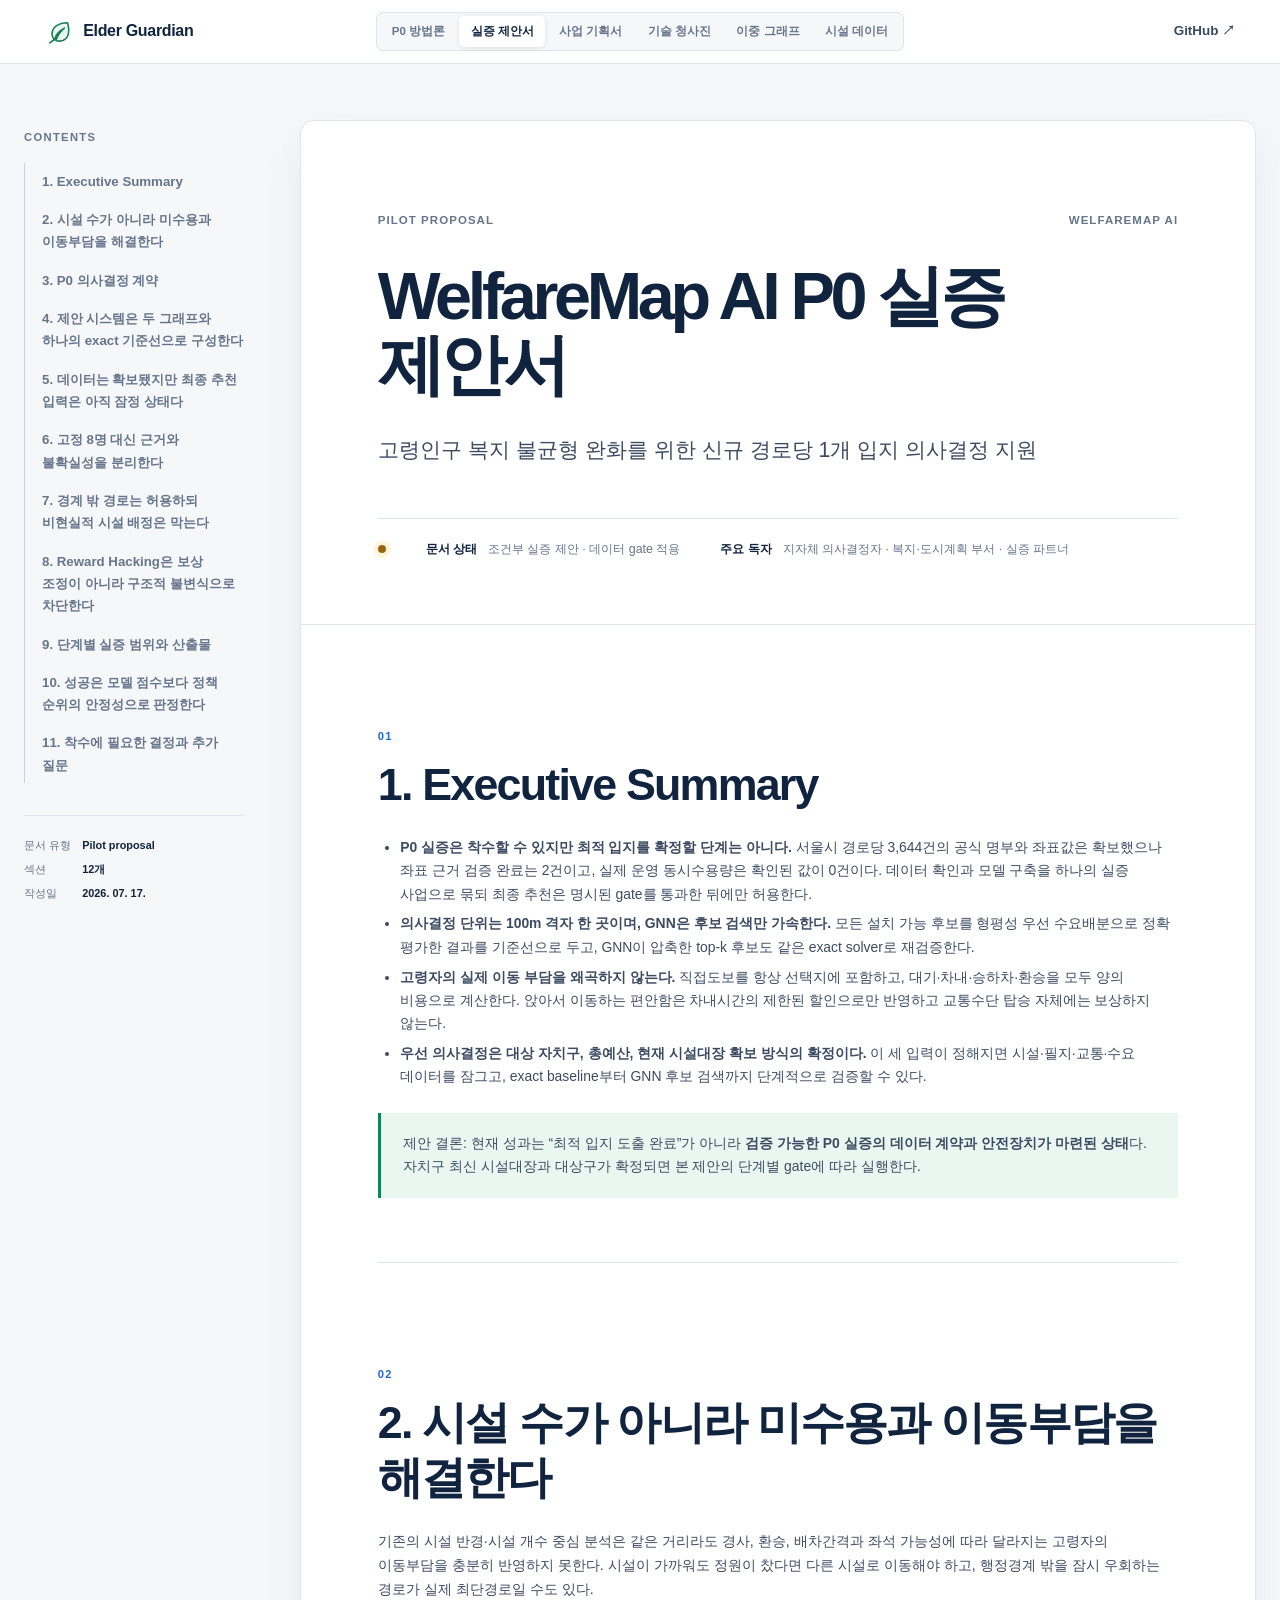
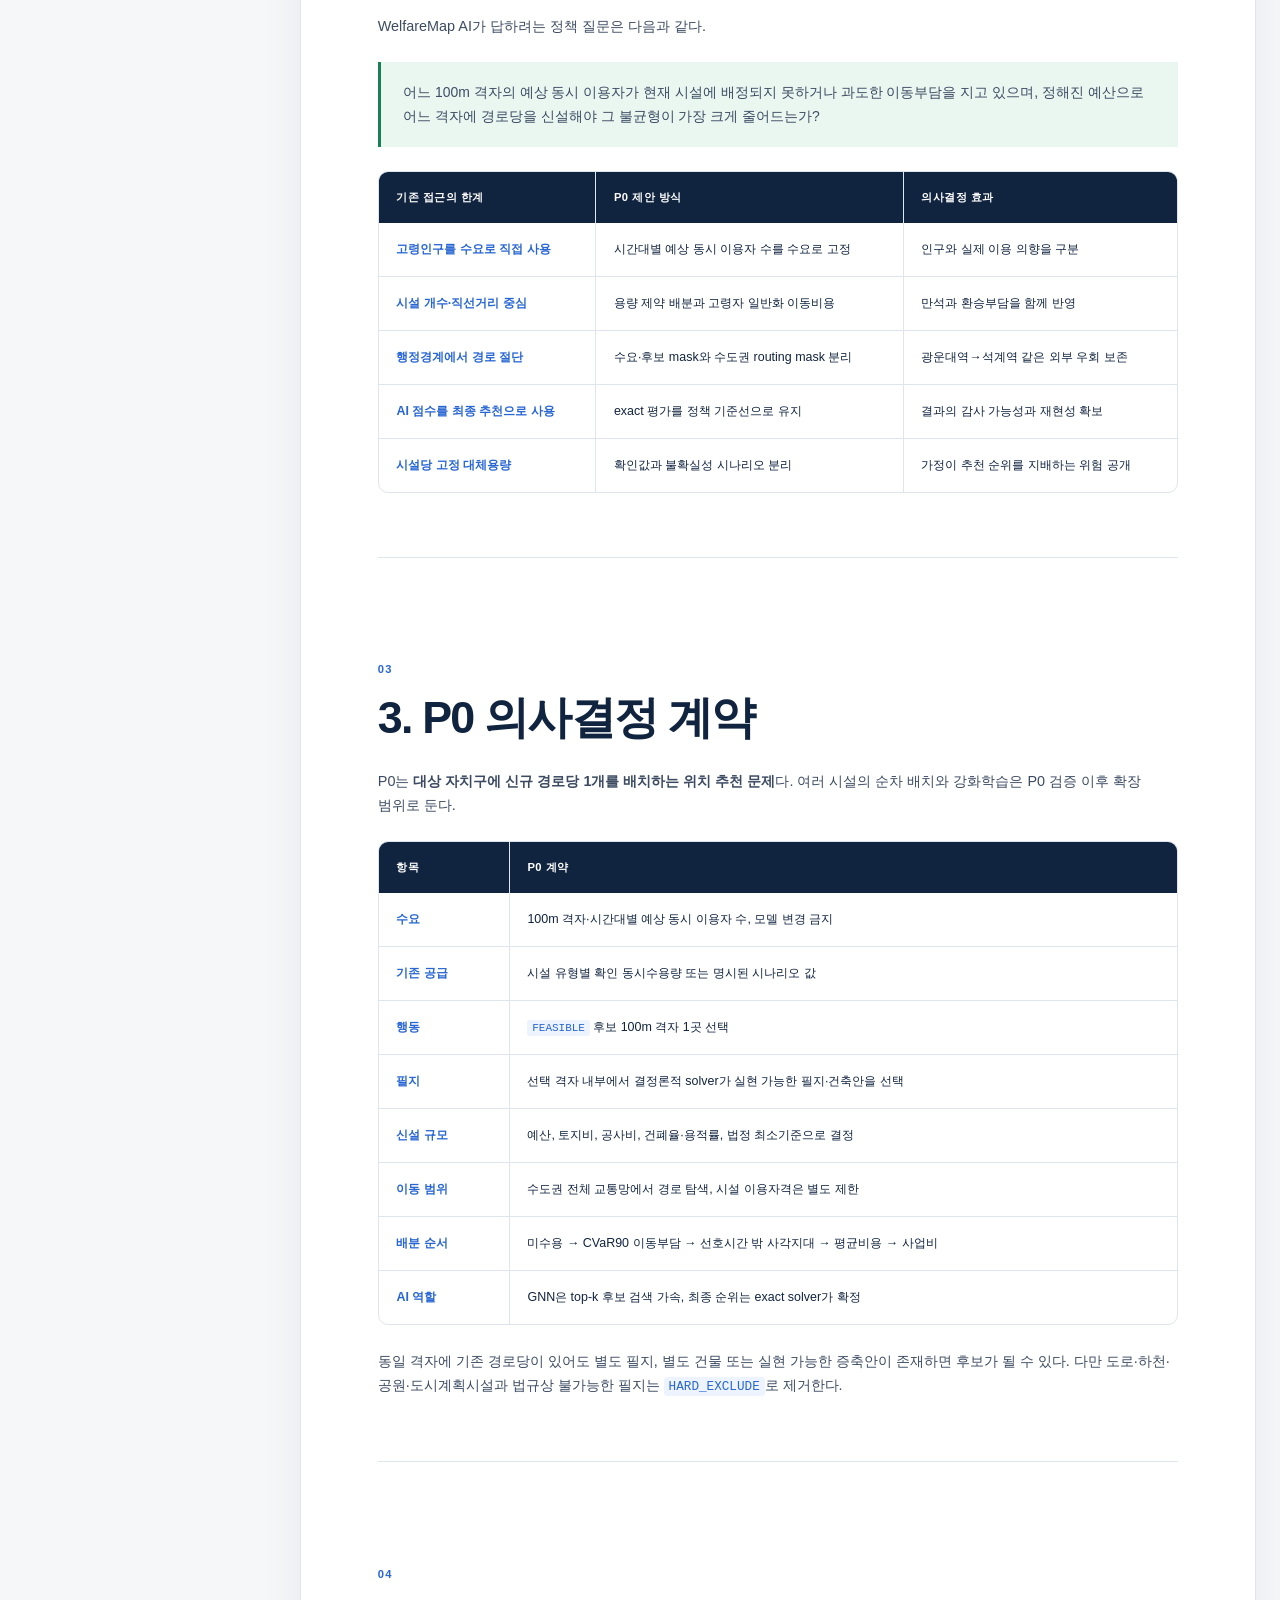
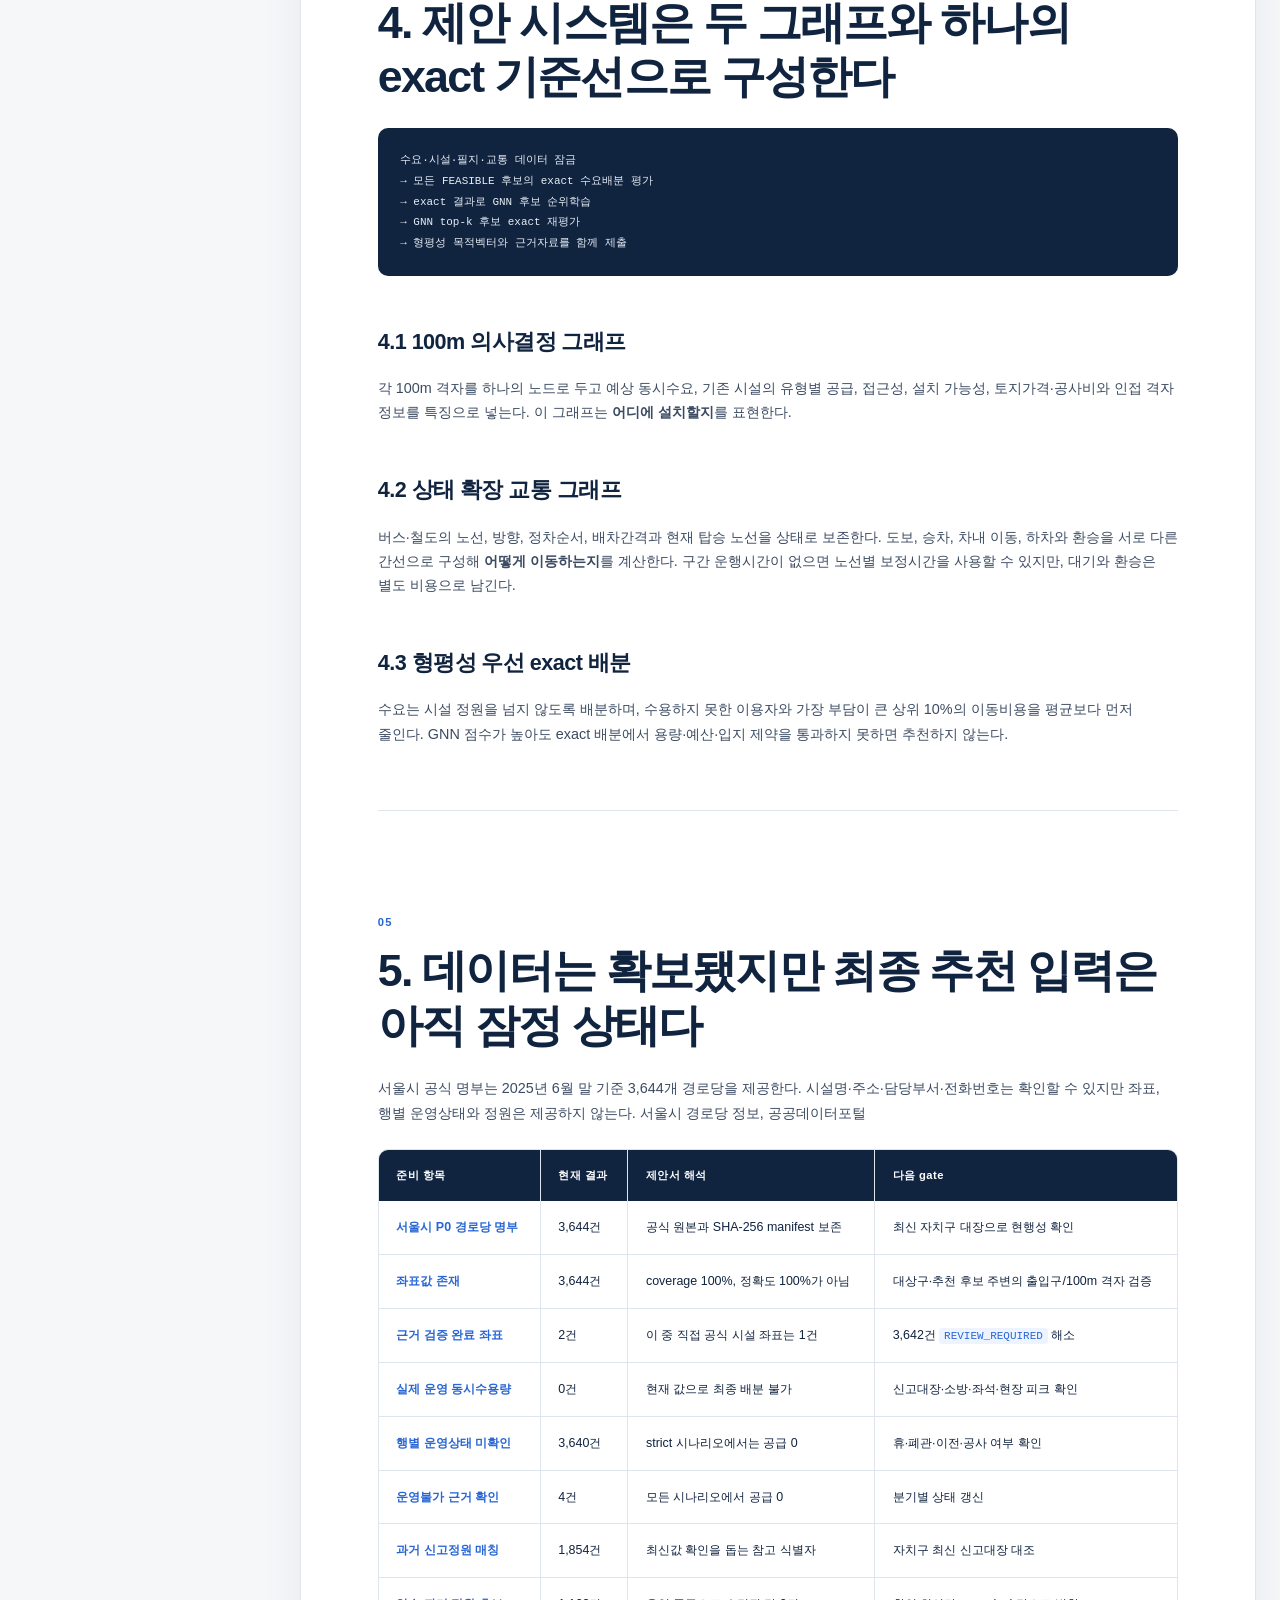
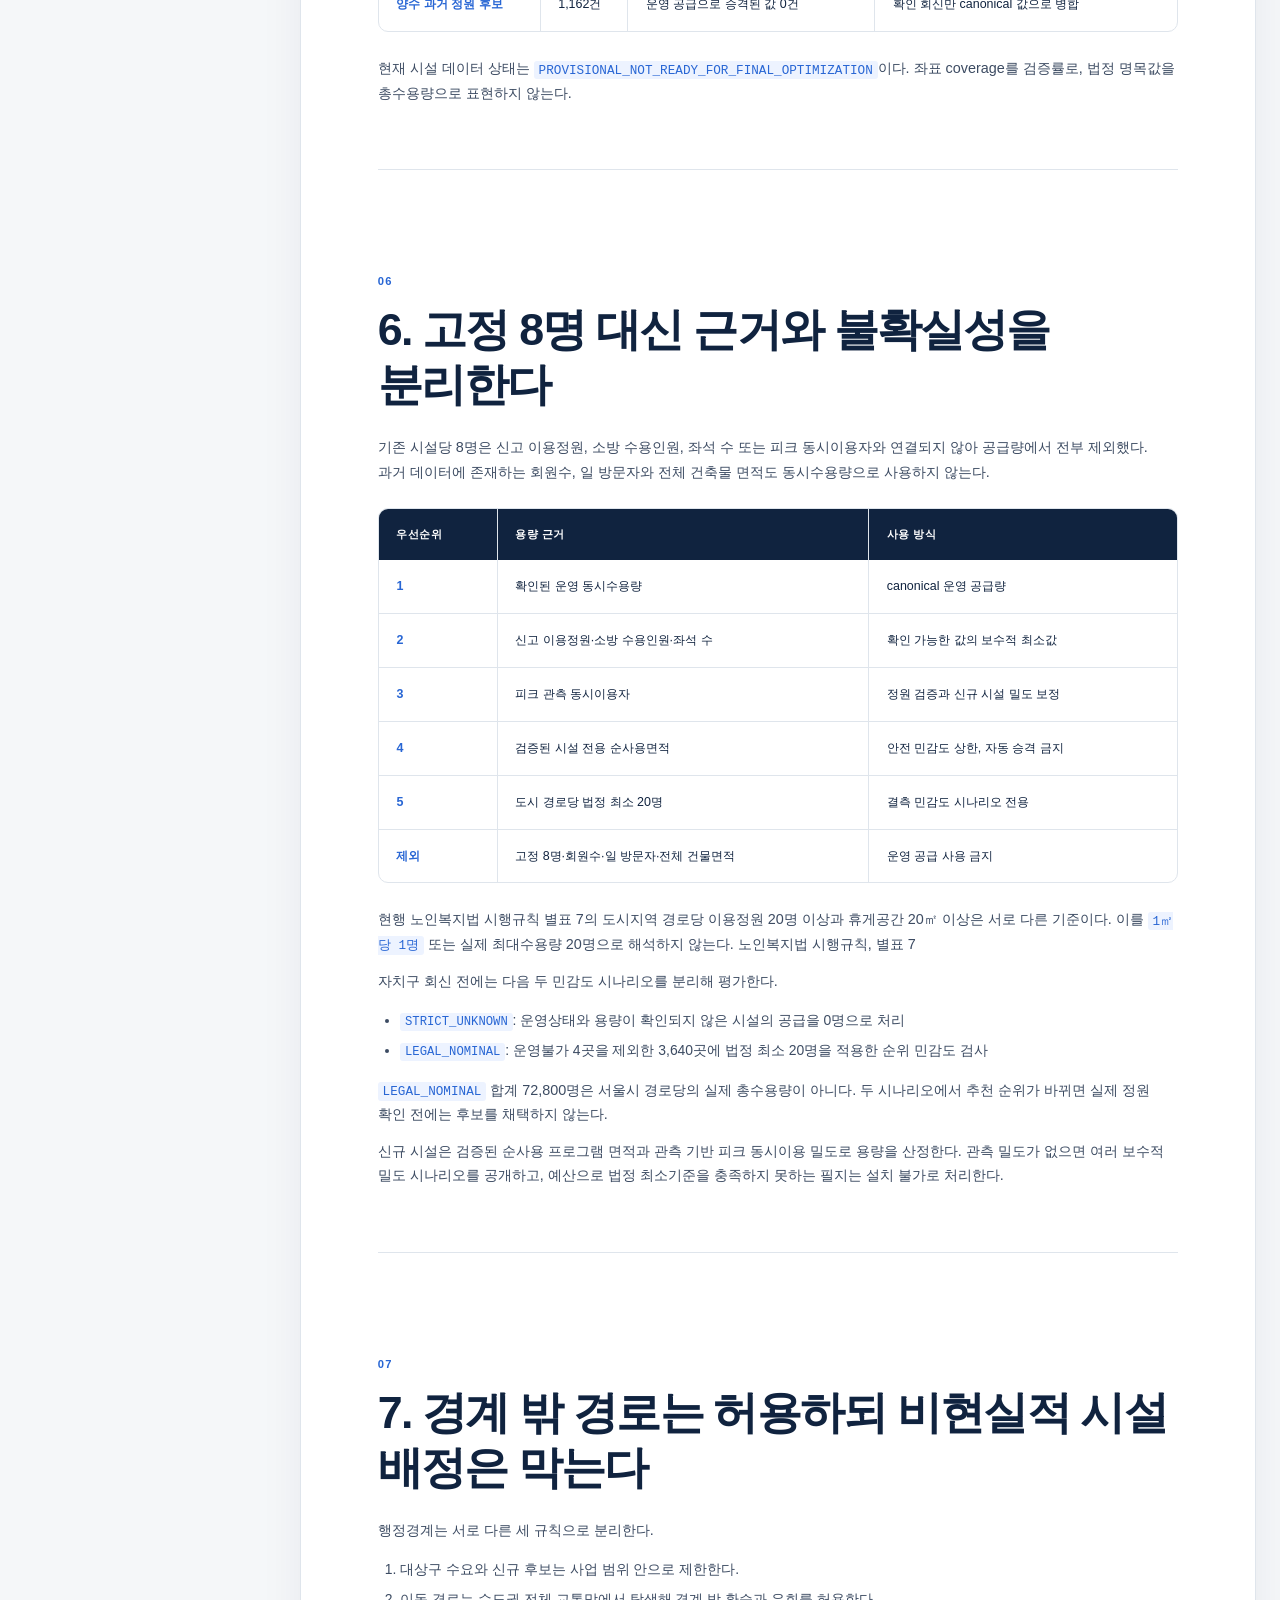
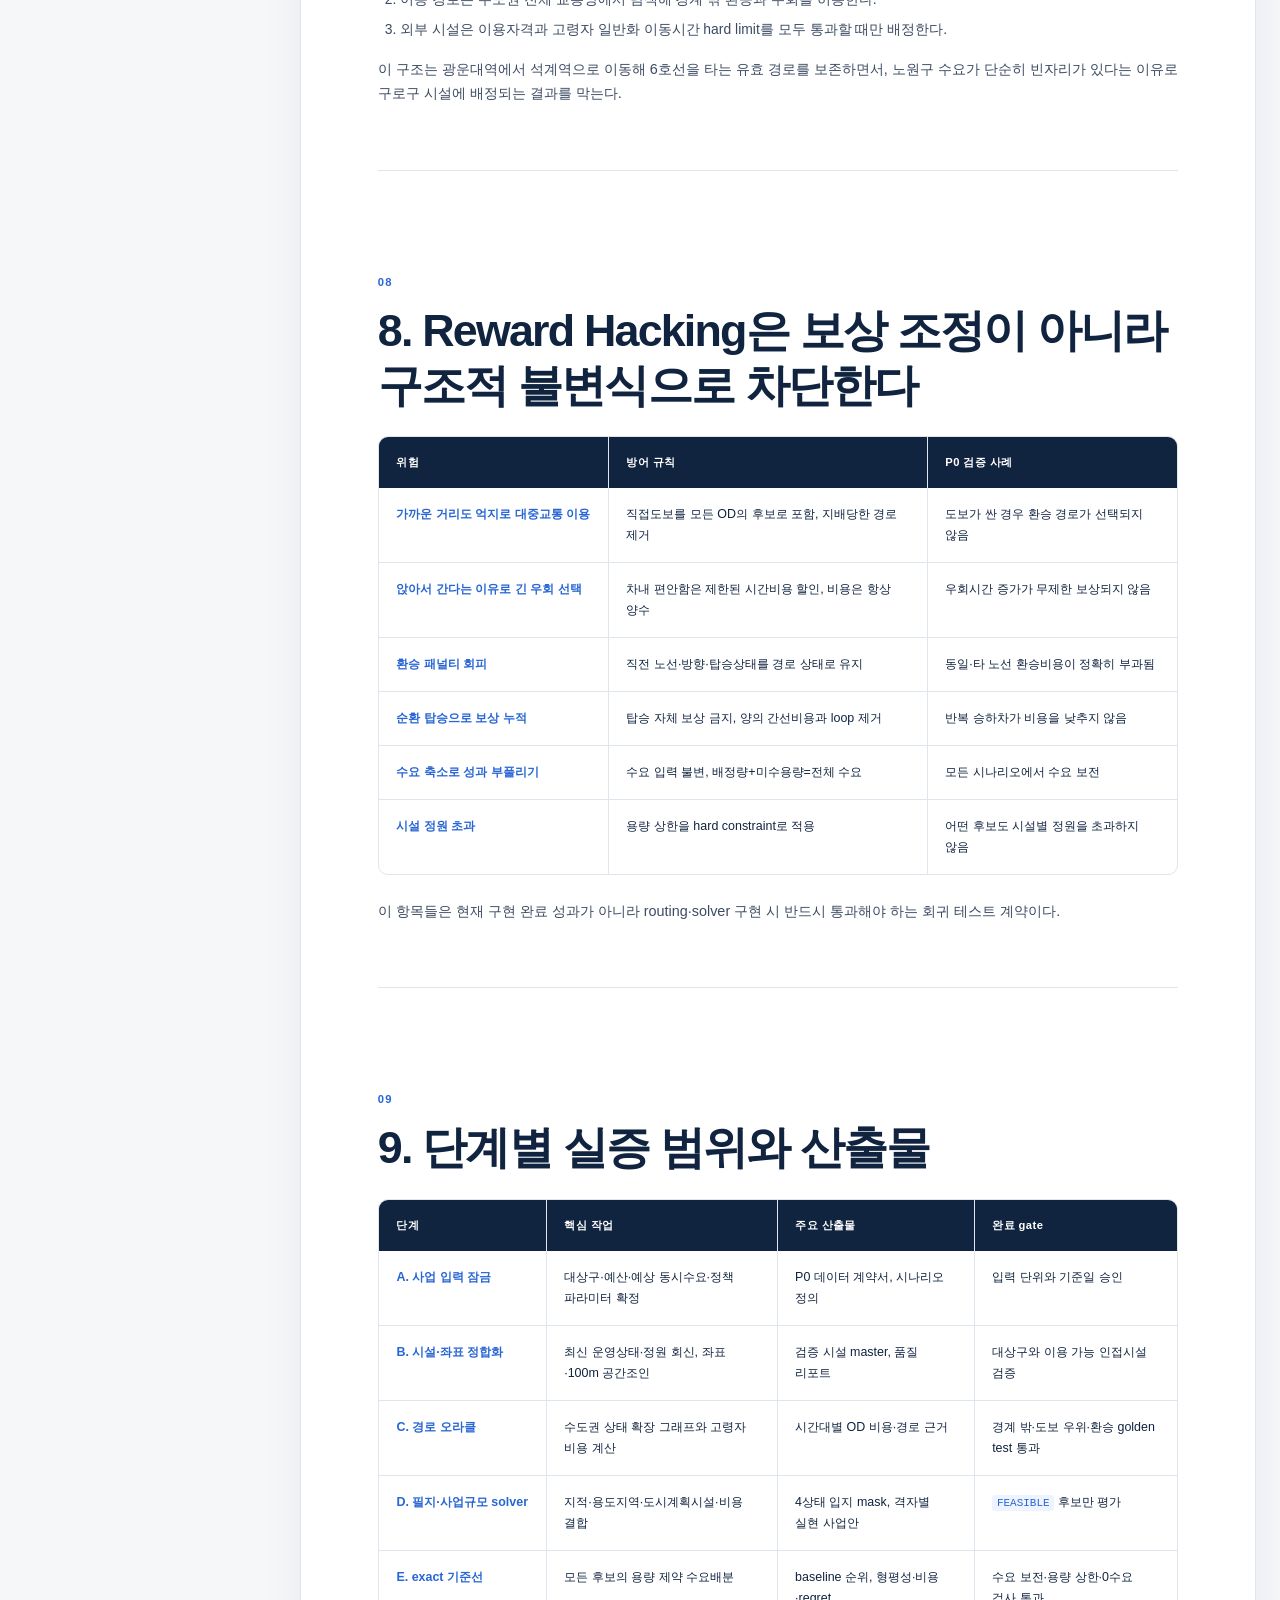
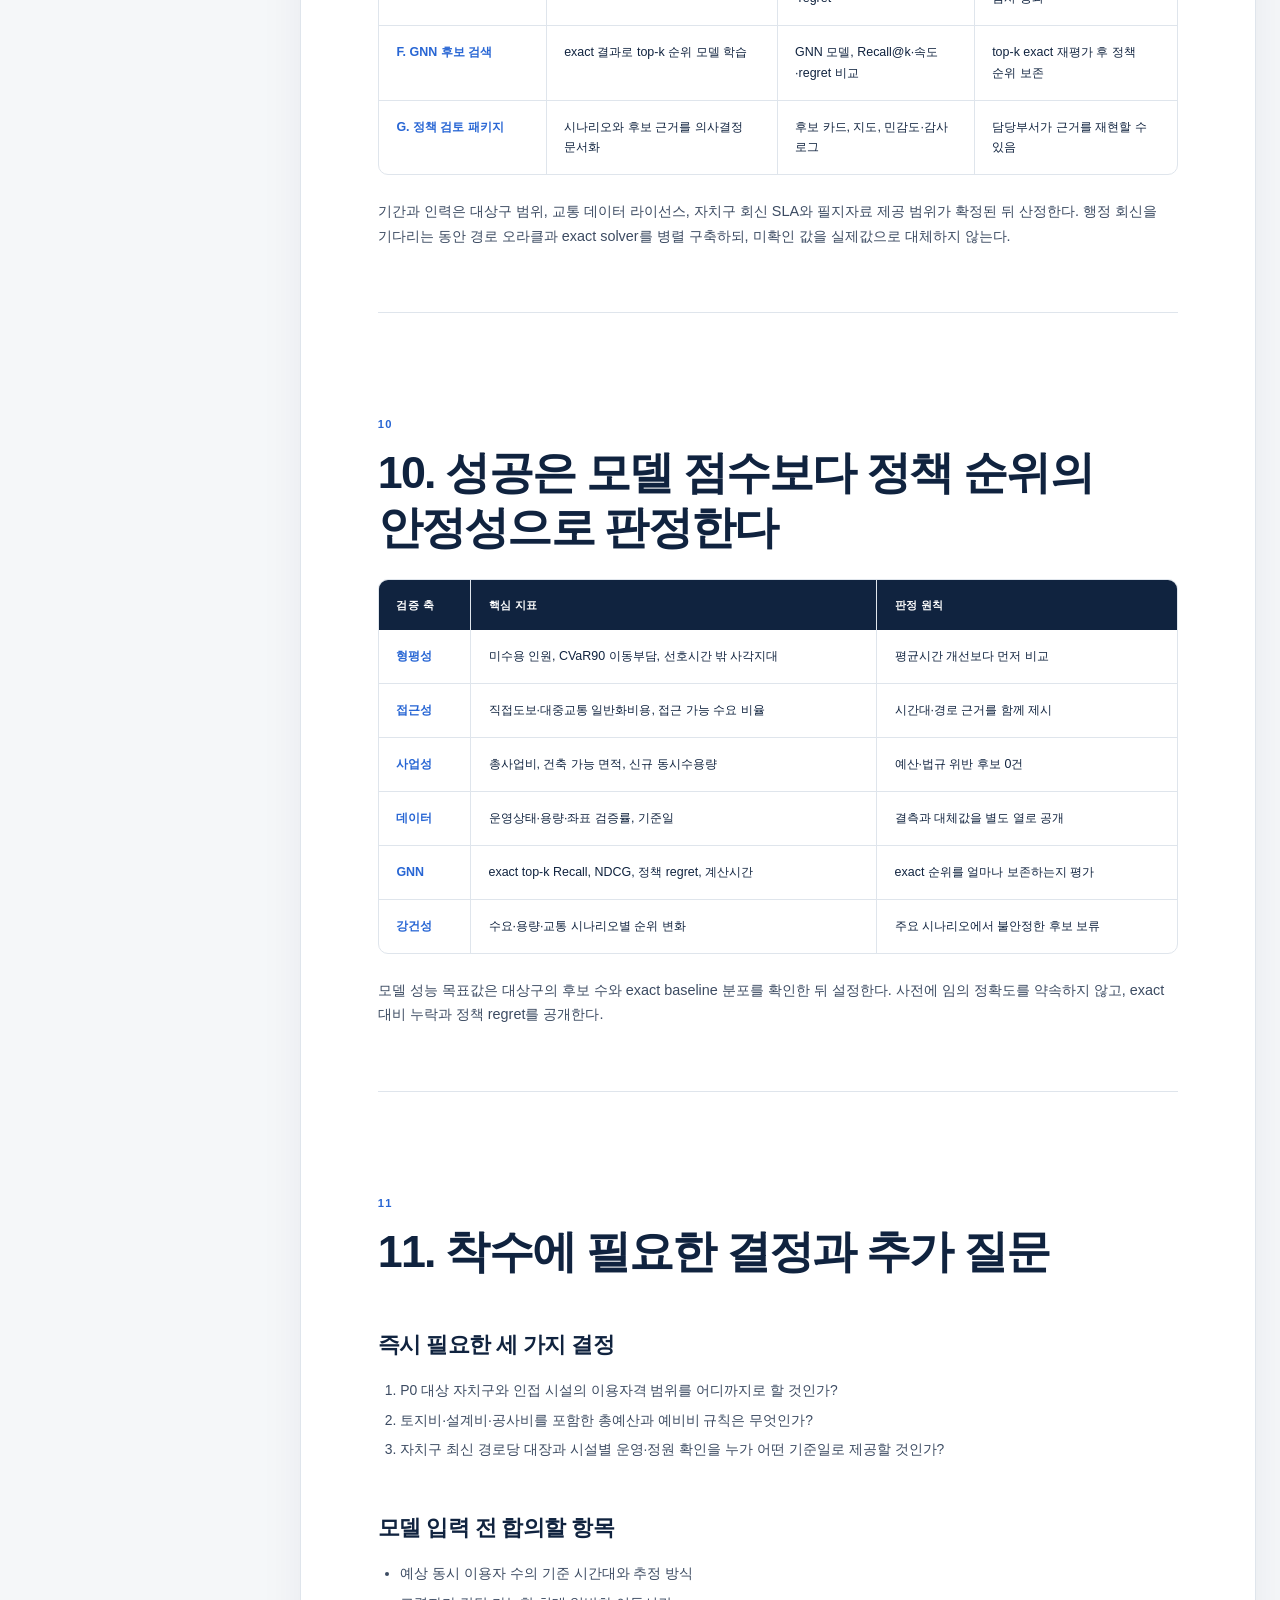
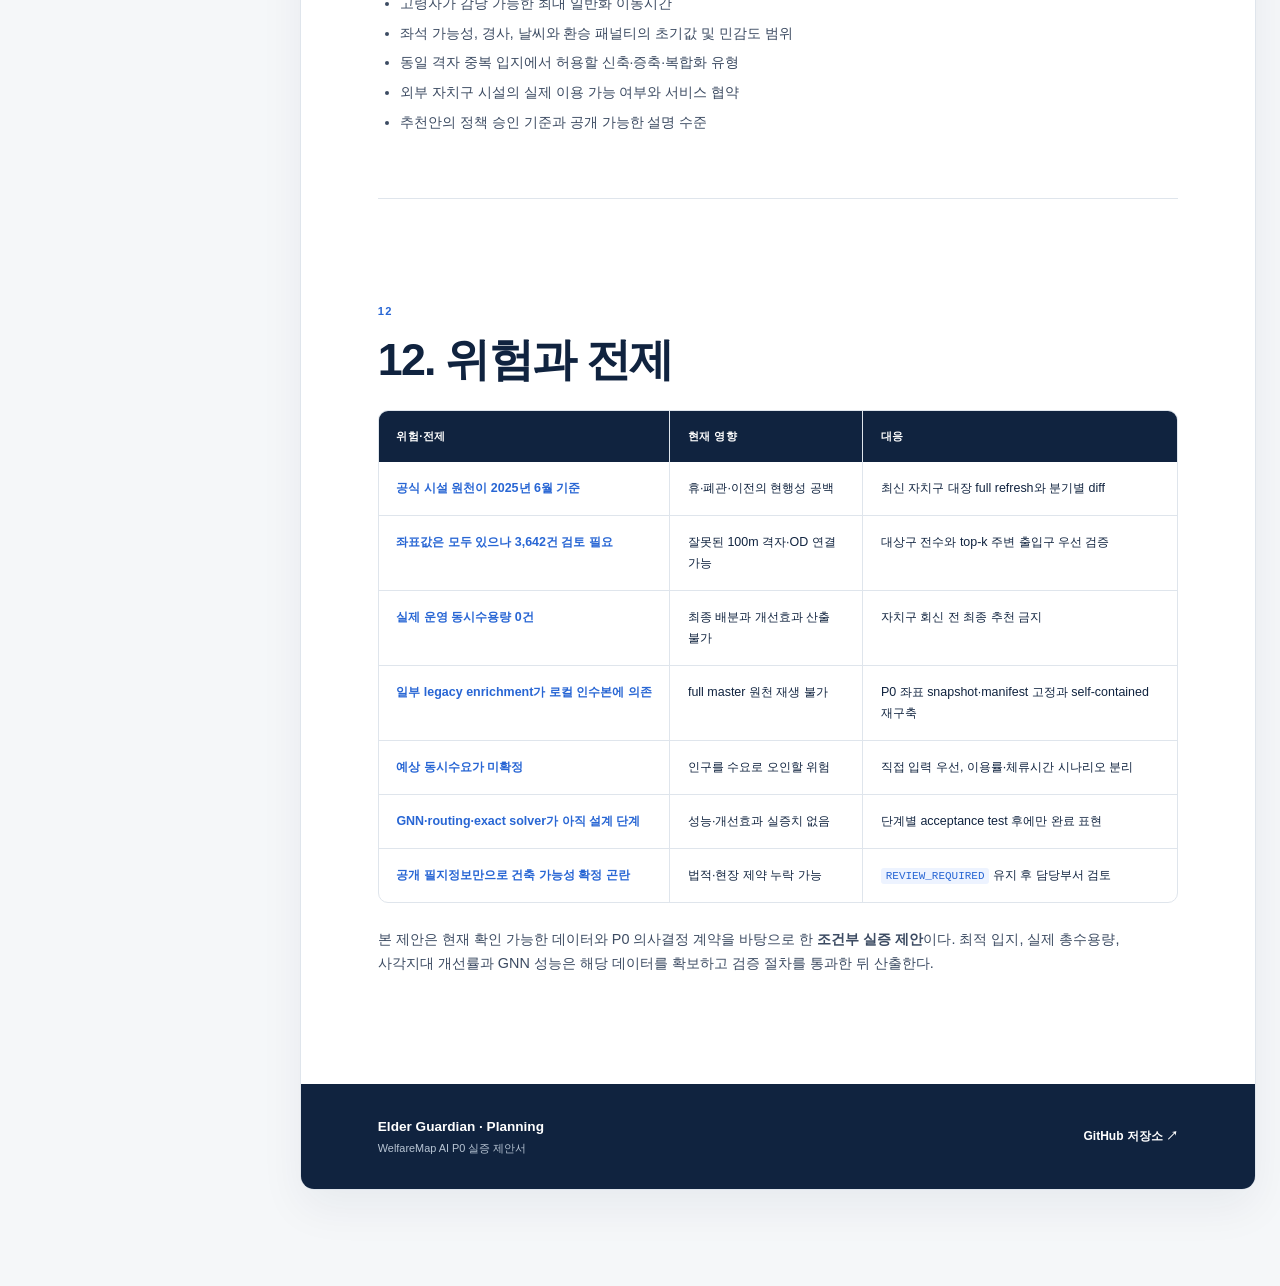
<file: site/proposal.html>
<!doctype html><html lang="ko"><head><meta charset="UTF-8" /><meta name="viewport" content="width=device-width, initial-scale=1.0" /><meta name="description" content="고령인구 복지 불균형 완화를 위한 신규 경로당 1개 입지 의사결정 지원" /><meta name="theme-color" content="#10233f" /><title>WelfareMap AI P0 실증 제안서 | Elder Guardian</title><link rel="icon" href="./favicon.svg" type="image/svg+xml" /><link rel="stylesheet" href="./vendor/katex/katex.min.css" /><link rel="stylesheet" href="./report.css" /><script defer src="./report.js"></script></head><body><a class="skip-link" href="#content">본문으로 건너뛰기</a>
<header class="topbar"><a class="brand" href="./index.html" aria-label="Elder Guardian 방법론 보고서로"><svg viewBox="0 0 36 36" aria-hidden="true"><path d="M29 6C17 6 9 12 9 21c0 3 1 5 3 7 2-7 7-12 13-15-5 4-9 9-11 16 3 1 6 1 9 0 8-3 9-13 6-23Z"/><path d="m13 27-7 5"/></svg><span>Elder Guardian</span></a><nav class="document-nav" aria-label="문서 탐색"><a href="./index.html">P0 방법론</a><a class="active" aria-current="page" href="./proposal.html">실증 제안서</a><a href="./planning.html">사업 기획서</a><a href="./technical-blueprint.html">기술 청사진</a><a href="./dual-graph-recommendation.html">이중 그래프</a><a href="./facility-data.html">시설 데이터</a></nav><a class="github" href="https://github.com/Elder-Gardian/Planning" target="_blank" rel="noreferrer">GitHub <span aria-hidden="true">↗</span></a></header>
<div class="page-shell document-shell" id="top"><aside class="toc document-toc" aria-label="WelfareMap AI P0 실증 제안서 목차"><p>Contents</p><nav><a href="#section-1">1. Executive Summary</a><a href="#section-2">2. 시설 수가 아니라 미수용과 이동부담을 해결한다</a><a href="#section-3">3. P0 의사결정 계약</a><a href="#section-4">4. 제안 시스템은 두 그래프와 하나의 exact 기준선으로 구성한다</a><a href="#section-5">5. 데이터는 확보됐지만 최종 추천 입력은 아직 잠정 상태다</a><a href="#section-6">6. 고정 8명 대신 근거와 불확실성을 분리한다</a><a href="#section-7">7. 경계 밖 경로는 허용하되 비현실적 시설 배정은 막는다</a><a href="#section-8">8. Reward Hacking은 보상 조정이 아니라 구조적 불변식으로 차단한다</a><a href="#section-9">9. 단계별 실증 범위와 산출물</a><a href="#section-10">10. 성공은 모델 점수보다 정책 순위의 안정성으로 판정한다</a><a href="#section-11">11. 착수에 필요한 결정과 추가 질문</a><a href="#section-12">12. 위험과 전제</a></nav><div class="toc-meta"><span>문서 유형</span><strong>Pilot proposal</strong><span>섹션</span><strong>12개</strong><span>작성일</span><strong>2026. 07. 17.</strong></div></aside>
<main class="report document-report" id="content"><header class="report-header document-header"><div class="mobile-document-nav"><nav class="document-nav" aria-label="문서 탐색"><a href="./index.html">P0 방법론</a><a class="active" aria-current="page" href="./proposal.html">실증 제안서</a><a href="./planning.html">사업 기획서</a><a href="./technical-blueprint.html">기술 청사진</a><a href="./dual-graph-recommendation.html">이중 그래프</a><a href="./facility-data.html">시설 데이터</a></nav></div><div class="report-meta"><span>Pilot proposal</span><span>WelfareMap AI</span></div><h1>WelfareMap AI P0 실증 제안서</h1><p class="dek">고령인구 복지 불균형 완화를 위한 신규 경로당 1개 입지 의사결정 지원</p><div class="report-status"><span class="status-dot"></span><p><strong>문서 상태</strong> 조건부 실증 제안 · 데이터 gate 적용</p><p><strong>주요 독자</strong> 지자체 의사결정자 · 복지·도시계획 부서 · 실증 파트너</p></div></header><article class="document-content"><section class="document-section" id="section-1"><div class="document-section-index">01</div><h2>1. Executive Summary</h2>
<ul><li><strong>P0 실증은 착수할 수 있지만 최적 입지를 확정할 단계는 아니다.</strong> 서울시 경로당 3,644건의 공식 명부와 좌표값은 확보했으나 좌표 근거 검증 완료는 2건이고, 실제 운영 동시수용량은 확인된 값이 0건이다. 데이터 확인과 모델 구축을 하나의 실증 사업으로 묶되 최종 추천은 명시된 gate를 통과한 뒤에만 허용한다.</li><li><strong>의사결정 단위는 100m 격자 한 곳이며, GNN은 후보 검색만 가속한다.</strong> 모든 설치 가능 후보를 형평성 우선 수요배분으로 정확 평가한 결과를 기준선으로 두고, GNN이 압축한 top-k 후보도 같은 exact solver로 재검증한다.</li><li><strong>고령자의 실제 이동 부담을 왜곡하지 않는다.</strong> 직접도보를 항상 선택지에 포함하고, 대기·차내·승하차·환승을 모두 양의 비용으로 계산한다. 앉아서 이동하는 편안함은 차내시간의 제한된 할인으로만 반영하고 교통수단 탑승 자체에는 보상하지 않는다.</li><li><strong>우선 의사결정은 대상 자치구, 총예산, 현재 시설대장 확보 방식의 확정이다.</strong> 이 세 입력이 정해지면 시설·필지·교통·수요 데이터를 잠그고, exact baseline부터 GNN 후보 검색까지 단계적으로 검증할 수 있다.</li></ul>
<blockquote>제안 결론: 현재 성과는 “최적 입지 도출 완료”가 아니라 <strong>검증 가능한 P0 실증의 데이터 계약과 안전장치가 마련된 상태</strong>다. 자치구 최신 시설대장과 대상구가 확정되면 본 제안의 단계별 gate에 따라 실행한다.</blockquote>
</section>
<section class="document-section" id="section-2"><div class="document-section-index">02</div><h2>2. 시설 수가 아니라 미수용과 이동부담을 해결한다</h2>
<p>기존의 시설 반경·시설 개수 중심 분석은 같은 거리라도 경사, 환승, 배차간격과 좌석 가능성에 따라 달라지는 고령자의 이동부담을 충분히 반영하지 못한다. 시설이 가까워도 정원이 찼다면 다른 시설로 이동해야 하고, 행정경계 밖을 잠시 우회하는 경로가 실제 최단경로일 수도 있다.</p>
<p>WelfareMap AI가 답하려는 정책 질문은 다음과 같다.</p>
<blockquote>어느 100m 격자의 예상 동시 이용자가 현재 시설에 배정되지 못하거나 과도한 이동부담을 지고 있으며, 정해진 예산으로 어느 격자에 경로당을 신설해야 그 불균형이 가장 크게 줄어드는가?</blockquote>
<div class="table-frame document-table" role="region" aria-label="기존 접근의 한계, P0 제안 방식, 의사결정 효과" tabindex="0"><table><thead><tr><th>기존 접근의 한계</th><th>P0 제안 방식</th><th>의사결정 효과</th></tr></thead><tbody><tr><th>고령인구를 수요로 직접 사용</th><td>시간대별 예상 동시 이용자 수를 수요로 고정</td><td>인구와 실제 이용 의향을 구분</td></tr><tr><th>시설 개수·직선거리 중심</th><td>용량 제약 배분과 고령자 일반화 이동비용</td><td>만석과 환승부담을 함께 반영</td></tr><tr><th>행정경계에서 경로 절단</th><td>수요·후보 mask와 수도권 routing mask 분리</td><td>광운대역→석계역 같은 외부 우회 보존</td></tr><tr><th>AI 점수를 최종 추천으로 사용</th><td>exact 평가를 정책 기준선으로 유지</td><td>결과의 감사 가능성과 재현성 확보</td></tr><tr><th>시설당 고정 대체용량</th><td>확인값과 불확실성 시나리오 분리</td><td>가정이 추천 순위를 지배하는 위험 공개</td></tr></tbody></table></div>
</section>
<section class="document-section" id="section-3"><div class="document-section-index">03</div><h2>3. P0 의사결정 계약</h2>
<p>P0는 <strong>대상 자치구에 신규 경로당 1개를 배치하는 위치 추천 문제</strong>다. 여러 시설의 순차 배치와 강화학습은 P0 검증 이후 확장 범위로 둔다.</p>
<div class="table-frame document-table" role="region" aria-label="항목, P0 계약" tabindex="0"><table><thead><tr><th>항목</th><th>P0 계약</th></tr></thead><tbody><tr><th>수요</th><td>100m 격자·시간대별 예상 동시 이용자 수, 모델 변경 금지</td></tr><tr><th>기존 공급</th><td>시설 유형별 확인 동시수용량 또는 명시된 시나리오 값</td></tr><tr><th>행동</th><td><code>FEASIBLE</code> 후보 100m 격자 1곳 선택</td></tr><tr><th>필지</th><td>선택 격자 내부에서 결정론적 solver가 실현 가능한 필지·건축안을 선택</td></tr><tr><th>신설 규모</th><td>예산, 토지비, 공사비, 건폐율·용적률, 법정 최소기준으로 결정</td></tr><tr><th>이동 범위</th><td>수도권 전체 교통망에서 경로 탐색, 시설 이용자격은 별도 제한</td></tr><tr><th>배분 순서</th><td>미수용 → CVaR90 이동부담 → 선호시간 밖 사각지대 → 평균비용 → 사업비</td></tr><tr><th>AI 역할</th><td>GNN은 top-k 후보 검색 가속, 최종 순위는 exact solver가 확정</td></tr></tbody></table></div>
<p>동일 격자에 기존 경로당이 있어도 별도 필지, 별도 건물 또는 실현 가능한 증축안이 존재하면 후보가 될 수 있다. 다만 도로·하천·공원·도시계획시설과 법규상 불가능한 필지는 <code>HARD_EXCLUDE</code>로 제거한다.</p>
</section>
<section class="document-section" id="section-4"><div class="document-section-index">04</div><h2>4. 제안 시스템은 두 그래프와 하나의 exact 기준선으로 구성한다</h2>
<pre><code data-language="text">수요·시설·필지·교통 데이터 잠금
→ 모든 FEASIBLE 후보의 exact 수요배분 평가
→ exact 결과로 GNN 후보 순위학습
→ GNN top-k 후보 exact 재평가
→ 형평성 목적벡터와 근거자료를 함께 제출</code></pre>
<h3>4.1 100m 의사결정 그래프</h3>
<p>각 100m 격자를 하나의 노드로 두고 예상 동시수요, 기존 시설의 유형별 공급, 접근성, 설치 가능성, 토지가격·공사비와 인접 격자 정보를 특징으로 넣는다. 이 그래프는 <strong>어디에 설치할지</strong>를 표현한다.</p>
<h3>4.2 상태 확장 교통 그래프</h3>
<p>버스·철도의 노선, 방향, 정차순서, 배차간격과 현재 탑승 노선을 상태로 보존한다. 도보, 승차, 차내 이동, 하차와 환승을 서로 다른 간선으로 구성해 <strong>어떻게 이동하는지</strong>를 계산한다. 구간 운행시간이 없으면 노선별 보정시간을 사용할 수 있지만, 대기와 환승은 별도 비용으로 남긴다.</p>
<h3>4.3 형평성 우선 exact 배분</h3>
<p>수요는 시설 정원을 넘지 않도록 배분하며, 수용하지 못한 이용자와 가장 부담이 큰 상위 10%의 이동비용을 평균보다 먼저 줄인다. GNN 점수가 높아도 exact 배분에서 용량·예산·입지 제약을 통과하지 못하면 추천하지 않는다.</p>
</section>
<section class="document-section" id="section-5"><div class="document-section-index">05</div><h2>5. 데이터는 확보됐지만 최종 추천 입력은 아직 잠정 상태다</h2>
<p>서울시 공식 명부는 2025년 6월 말 기준 3,644개 경로당을 제공한다. 시설명·주소·담당부서·전화번호는 확인할 수 있지만 좌표, 행별 운영상태와 정원은 제공하지 않는다. <a href="https://data.seoul.go.kr/dataList/OA-15052/S/1/datasetView.do" target="_blank" rel="noreferrer">서울시 경로당 정보</a>, <a href="https://www.data.go.kr/data/15047436/fileData.do" target="_blank" rel="noreferrer">공공데이터포털</a></p>
<div class="table-frame document-table" role="region" aria-label="준비 항목, 현재 결과, 제안서 해석, 다음 gate" tabindex="0"><table><thead><tr><th>준비 항목</th><th>현재 결과</th><th>제안서 해석</th><th>다음 gate</th></tr></thead><tbody><tr><th>서울시 P0 경로당 명부</th><td>3,644건</td><td>공식 원본과 SHA-256 manifest 보존</td><td>최신 자치구 대장으로 현행성 확인</td></tr><tr><th>좌표값 존재</th><td>3,644건</td><td>coverage 100%, 정확도 100%가 아님</td><td>대상구·추천 후보 주변의 출입구/100m 격자 검증</td></tr><tr><th>근거 검증 완료 좌표</th><td>2건</td><td>이 중 직접 공식 시설 좌표는 1건</td><td>3,642건 <code>REVIEW_REQUIRED</code> 해소</td></tr><tr><th>실제 운영 동시수용량</th><td>0건</td><td>현재 값으로 최종 배분 불가</td><td>신고대장·소방·좌석·현장 피크 확인</td></tr><tr><th>행별 운영상태 미확인</th><td>3,640건</td><td>strict 시나리오에서는 공급 0</td><td>휴·폐관·이전·공사 여부 확인</td></tr><tr><th>운영불가 근거 확인</th><td>4건</td><td>모든 시나리오에서 공급 0</td><td>분기별 상태 갱신</td></tr><tr><th>과거 신고정원 매칭</th><td>1,854건</td><td>최신값 확인을 돕는 참고 식별자</td><td>자치구 최신 신고대장 대조</td></tr><tr><th>양수 과거 정원 후보</th><td>1,162건</td><td>운영 공급으로 승격된 값 0건</td><td>확인 회신만 canonical 값으로 병합</td></tr></tbody></table></div>
<p>현재 시설 데이터 상태는 <code>PROVISIONAL_NOT_READY_FOR_FINAL_OPTIMIZATION</code>이다. 좌표 coverage를 검증률로, 법정 명목값을 총수용량으로 표현하지 않는다.</p>
</section>
<section class="document-section" id="section-6"><div class="document-section-index">06</div><h2>6. 고정 8명 대신 근거와 불확실성을 분리한다</h2>
<p>기존 시설당 8명은 신고 이용정원, 소방 수용인원, 좌석 수 또는 피크 동시이용자와 연결되지 않아 공급량에서 전부 제외했다. 과거 데이터에 존재하는 회원수, 일 방문자와 전체 건축물 면적도 동시수용량으로 사용하지 않는다.</p>
<div class="table-frame document-table" role="region" aria-label="우선순위, 용량 근거, 사용 방식" tabindex="0"><table><thead><tr><th>우선순위</th><th>용량 근거</th><th>사용 방식</th></tr></thead><tbody><tr><th>1</th><td>확인된 운영 동시수용량</td><td>canonical 운영 공급량</td></tr><tr><th>2</th><td>신고 이용정원·소방 수용인원·좌석 수</td><td>확인 가능한 값의 보수적 최소값</td></tr><tr><th>3</th><td>피크 관측 동시이용자</td><td>정원 검증과 신규 시설 밀도 보정</td></tr><tr><th>4</th><td>검증된 시설 전용 순사용면적</td><td>안전 민감도 상한, 자동 승격 금지</td></tr><tr><th>5</th><td>도시 경로당 법정 최소 20명</td><td>결측 민감도 시나리오 전용</td></tr><tr><th>제외</th><td>고정 8명·회원수·일 방문자·전체 건물면적</td><td>운영 공급 사용 금지</td></tr></tbody></table></div>
<p>현행 노인복지법 시행규칙 별표 7의 도시지역 경로당 이용정원 20명 이상과 휴게공간 20㎡ 이상은 서로 다른 기준이다. 이를 <code>1㎡당 1명</code> 또는 실제 최대수용량 20명으로 해석하지 않는다. <a href="https://www.law.go.kr/LSW/lsInfoP.do?lsiSeq=282119" target="_blank" rel="noreferrer">노인복지법 시행규칙</a>, <a href="https://www.law.go.kr/LSW/flDownload.do?bylClsCd=110201&amp;flSeq=43368529&amp;gubun=" target="_blank" rel="noreferrer">별표 7</a></p>
<p>자치구 회신 전에는 다음 두 민감도 시나리오를 분리해 평가한다.</p>
<ul><li><code>STRICT_UNKNOWN</code>: 운영상태와 용량이 확인되지 않은 시설의 공급을 0명으로 처리</li><li><code>LEGAL_NOMINAL</code>: 운영불가 4곳을 제외한 3,640곳에 법정 최소 20명을 적용한 순위 민감도 검사</li></ul>
<p><code>LEGAL_NOMINAL</code> 합계 72,800명은 서울시 경로당의 실제 총수용량이 아니다. 두 시나리오에서 추천 순위가 바뀌면 실제 정원 확인 전에는 후보를 채택하지 않는다.</p>
<p>신규 시설은 검증된 순사용 프로그램 면적과 관측 기반 피크 동시이용 밀도로 용량을 산정한다. 관측 밀도가 없으면 여러 보수적 밀도 시나리오를 공개하고, 예산으로 법정 최소기준을 충족하지 못하는 필지는 설치 불가로 처리한다.</p>
</section>
<section class="document-section" id="section-7"><div class="document-section-index">07</div><h2>7. 경계 밖 경로는 허용하되 비현실적 시설 배정은 막는다</h2>
<p>행정경계는 서로 다른 세 규칙으로 분리한다.</p>
<ol><li>대상구 수요와 신규 후보는 사업 범위 안으로 제한한다.</li><li>이동 경로는 수도권 전체 교통망에서 탐색해 경계 밖 환승과 우회를 허용한다.</li><li>외부 시설은 이용자격과 고령자 일반화 이동시간 hard limit를 모두 통과할 때만 배정한다.</li></ol>
<p>이 구조는 광운대역에서 석계역으로 이동해 6호선을 타는 유효 경로를 보존하면서, 노원구 수요가 단순히 빈자리가 있다는 이유로 구로구 시설에 배정되는 결과를 막는다.</p>
</section>
<section class="document-section" id="section-8"><div class="document-section-index">08</div><h2>8. Reward Hacking은 보상 조정이 아니라 구조적 불변식으로 차단한다</h2>
<div class="table-frame document-table" role="region" aria-label="위험, 방어 규칙, P0 검증 사례" tabindex="0"><table><thead><tr><th>위험</th><th>방어 규칙</th><th>P0 검증 사례</th></tr></thead><tbody><tr><th>가까운 거리도 억지로 대중교통 이용</th><td>직접도보를 모든 OD의 후보로 포함, 지배당한 경로 제거</td><td>도보가 싼 경우 환승 경로가 선택되지 않음</td></tr><tr><th>앉아서 간다는 이유로 긴 우회 선택</th><td>차내 편안함은 제한된 시간비용 할인, 비용은 항상 양수</td><td>우회시간 증가가 무제한 보상되지 않음</td></tr><tr><th>환승 패널티 회피</th><td>직전 노선·방향·탑승상태를 경로 상태로 유지</td><td>동일·타 노선 환승비용이 정확히 부과됨</td></tr><tr><th>순환 탑승으로 보상 누적</th><td>탑승 자체 보상 금지, 양의 간선비용과 loop 제거</td><td>반복 승하차가 비용을 낮추지 않음</td></tr><tr><th>수요 축소로 성과 부풀리기</th><td>수요 입력 불변, 배정량+미수용량=전체 수요</td><td>모든 시나리오에서 수요 보전</td></tr><tr><th>시설 정원 초과</th><td>용량 상한을 hard constraint로 적용</td><td>어떤 후보도 시설별 정원을 초과하지 않음</td></tr></tbody></table></div>
<p>이 항목들은 현재 구현 완료 성과가 아니라 routing·solver 구현 시 반드시 통과해야 하는 회귀 테스트 계약이다.</p>
</section>
<section class="document-section" id="section-9"><div class="document-section-index">09</div><h2>9. 단계별 실증 범위와 산출물</h2>
<div class="table-frame document-table" role="region" aria-label="단계, 핵심 작업, 주요 산출물, 완료 gate" tabindex="0"><table><thead><tr><th>단계</th><th>핵심 작업</th><th>주요 산출물</th><th>완료 gate</th></tr></thead><tbody><tr><th>A. 사업 입력 잠금</th><td>대상구·예산·예상 동시수요·정책 파라미터 확정</td><td>P0 데이터 계약서, 시나리오 정의</td><td>입력 단위와 기준일 승인</td></tr><tr><th>B. 시설·좌표 정합화</th><td>최신 운영상태·정원 회신, 좌표·100m 공간조인</td><td>검증 시설 master, 품질 리포트</td><td>대상구와 이용 가능 인접시설 검증</td></tr><tr><th>C. 경로 오라클</th><td>수도권 상태 확장 그래프와 고령자 비용 계산</td><td>시간대별 OD 비용·경로 근거</td><td>경계 밖·도보 우위·환승 golden test 통과</td></tr><tr><th>D. 필지·사업규모 solver</th><td>지적·용도지역·도시계획시설·비용 결합</td><td>4상태 입지 mask, 격자별 실현 사업안</td><td><code>FEASIBLE</code> 후보만 평가</td></tr><tr><th>E. exact 기준선</th><td>모든 후보의 용량 제약 수요배분</td><td>baseline 순위, 형평성·비용·regret</td><td>수요 보전·용량 상한·0수요 검사 통과</td></tr><tr><th>F. GNN 후보 검색</th><td>exact 결과로 top-k 순위 모델 학습</td><td>GNN 모델, Recall@k·속도·regret 비교</td><td>top-k exact 재평가 후 정책 순위 보존</td></tr><tr><th>G. 정책 검토 패키지</th><td>시나리오와 후보 근거를 의사결정 문서화</td><td>후보 카드, 지도, 민감도·감사 로그</td><td>담당부서가 근거를 재현할 수 있음</td></tr></tbody></table></div>
<p>기간과 인력은 대상구 범위, 교통 데이터 라이선스, 자치구 회신 SLA와 필지자료 제공 범위가 확정된 뒤 산정한다. 행정 회신을 기다리는 동안 경로 오라클과 exact solver를 병렬 구축하되, 미확인 값을 실제값으로 대체하지 않는다.</p>
</section>
<section class="document-section" id="section-10"><div class="document-section-index">10</div><h2>10. 성공은 모델 점수보다 정책 순위의 안정성으로 판정한다</h2>
<div class="table-frame document-table" role="region" aria-label="검증 축, 핵심 지표, 판정 원칙" tabindex="0"><table><thead><tr><th>검증 축</th><th>핵심 지표</th><th>판정 원칙</th></tr></thead><tbody><tr><th>형평성</th><td>미수용 인원, CVaR90 이동부담, 선호시간 밖 사각지대</td><td>평균시간 개선보다 먼저 비교</td></tr><tr><th>접근성</th><td>직접도보·대중교통 일반화비용, 접근 가능 수요 비율</td><td>시간대·경로 근거를 함께 제시</td></tr><tr><th>사업성</th><td>총사업비, 건축 가능 면적, 신규 동시수용량</td><td>예산·법규 위반 후보 0건</td></tr><tr><th>데이터</th><td>운영상태·용량·좌표 검증률, 기준일</td><td>결측과 대체값을 별도 열로 공개</td></tr><tr><th>GNN</th><td>exact top-k Recall, NDCG, 정책 regret, 계산시간</td><td>exact 순위를 얼마나 보존하는지 평가</td></tr><tr><th>강건성</th><td>수요·용량·교통 시나리오별 순위 변화</td><td>주요 시나리오에서 불안정한 후보 보류</td></tr></tbody></table></div>
<p>모델 성능 목표값은 대상구의 후보 수와 exact baseline 분포를 확인한 뒤 설정한다. 사전에 임의 정확도를 약속하지 않고, exact 대비 누락과 정책 regret를 공개한다.</p>
</section>
<section class="document-section" id="section-11"><div class="document-section-index">11</div><h2>11. 착수에 필요한 결정과 추가 질문</h2>
<h3>즉시 필요한 세 가지 결정</h3>
<ol><li>P0 대상 자치구와 인접 시설의 이용자격 범위를 어디까지로 할 것인가?</li><li>토지비·설계비·공사비를 포함한 총예산과 예비비 규칙은 무엇인가?</li><li>자치구 최신 경로당 대장과 시설별 운영·정원 확인을 누가 어떤 기준일로 제공할 것인가?</li></ol>
<h3>모델 입력 전 합의할 항목</h3>
<ul><li>예상 동시 이용자 수의 기준 시간대와 추정 방식</li><li>고령자가 감당 가능한 최대 일반화 이동시간</li><li>좌석 가능성, 경사, 날씨와 환승 패널티의 초기값 및 민감도 범위</li><li>동일 격자 중복 입지에서 허용할 신축·증축·복합화 유형</li><li>외부 자치구 시설의 실제 이용 가능 여부와 서비스 협약</li><li>추천안의 정책 승인 기준과 공개 가능한 설명 수준</li></ul>
</section>
<section class="document-section" id="section-12"><div class="document-section-index">12</div><h2>12. 위험과 전제</h2>
<div class="table-frame document-table" role="region" aria-label="위험·전제, 현재 영향, 대응" tabindex="0"><table><thead><tr><th>위험·전제</th><th>현재 영향</th><th>대응</th></tr></thead><tbody><tr><th>공식 시설 원천이 2025년 6월 기준</th><td>휴·폐관·이전의 현행성 공백</td><td>최신 자치구 대장 full refresh와 분기별 diff</td></tr><tr><th>좌표값은 모두 있으나 3,642건 검토 필요</th><td>잘못된 100m 격자·OD 연결 가능</td><td>대상구 전수와 top-k 주변 출입구 우선 검증</td></tr><tr><th>실제 운영 동시수용량 0건</th><td>최종 배분과 개선효과 산출 불가</td><td>자치구 회신 전 최종 추천 금지</td></tr><tr><th>일부 legacy enrichment가 로컬 인수본에 의존</th><td>full master 원천 재생 불가</td><td>P0 좌표 snapshot·manifest 고정과 self-contained 재구축</td></tr><tr><th>예상 동시수요가 미확정</th><td>인구를 수요로 오인할 위험</td><td>직접 입력 우선, 이용률·체류시간 시나리오 분리</td></tr><tr><th>GNN·routing·exact solver가 아직 설계 단계</th><td>성능·개선효과 실증치 없음</td><td>단계별 acceptance test 후에만 완료 표현</td></tr><tr><th>공개 필지정보만으로 건축 가능성 확정 곤란</th><td>법적·현장 제약 누락 가능</td><td><code>REVIEW_REQUIRED</code> 유지 후 담당부서 검토</td></tr></tbody></table></div>
<p>본 제안은 현재 확인 가능한 데이터와 P0 의사결정 계약을 바탕으로 한 <strong>조건부 실증 제안</strong>이다. 최적 입지, 실제 총수용량, 사각지대 개선률과 GNN 성능은 해당 데이터를 확보하고 검증 절차를 통과한 뒤 산출한다.</p>
</section></article><footer class="report-footer"><div><strong>Elder Guardian · Planning</strong><span>WelfareMap AI P0 실증 제안서</span></div><a href="https://github.com/Elder-Gardian/Planning" target="_blank" rel="noreferrer">GitHub 저장소 ↗</a></footer></main></div></body></html>
</file>
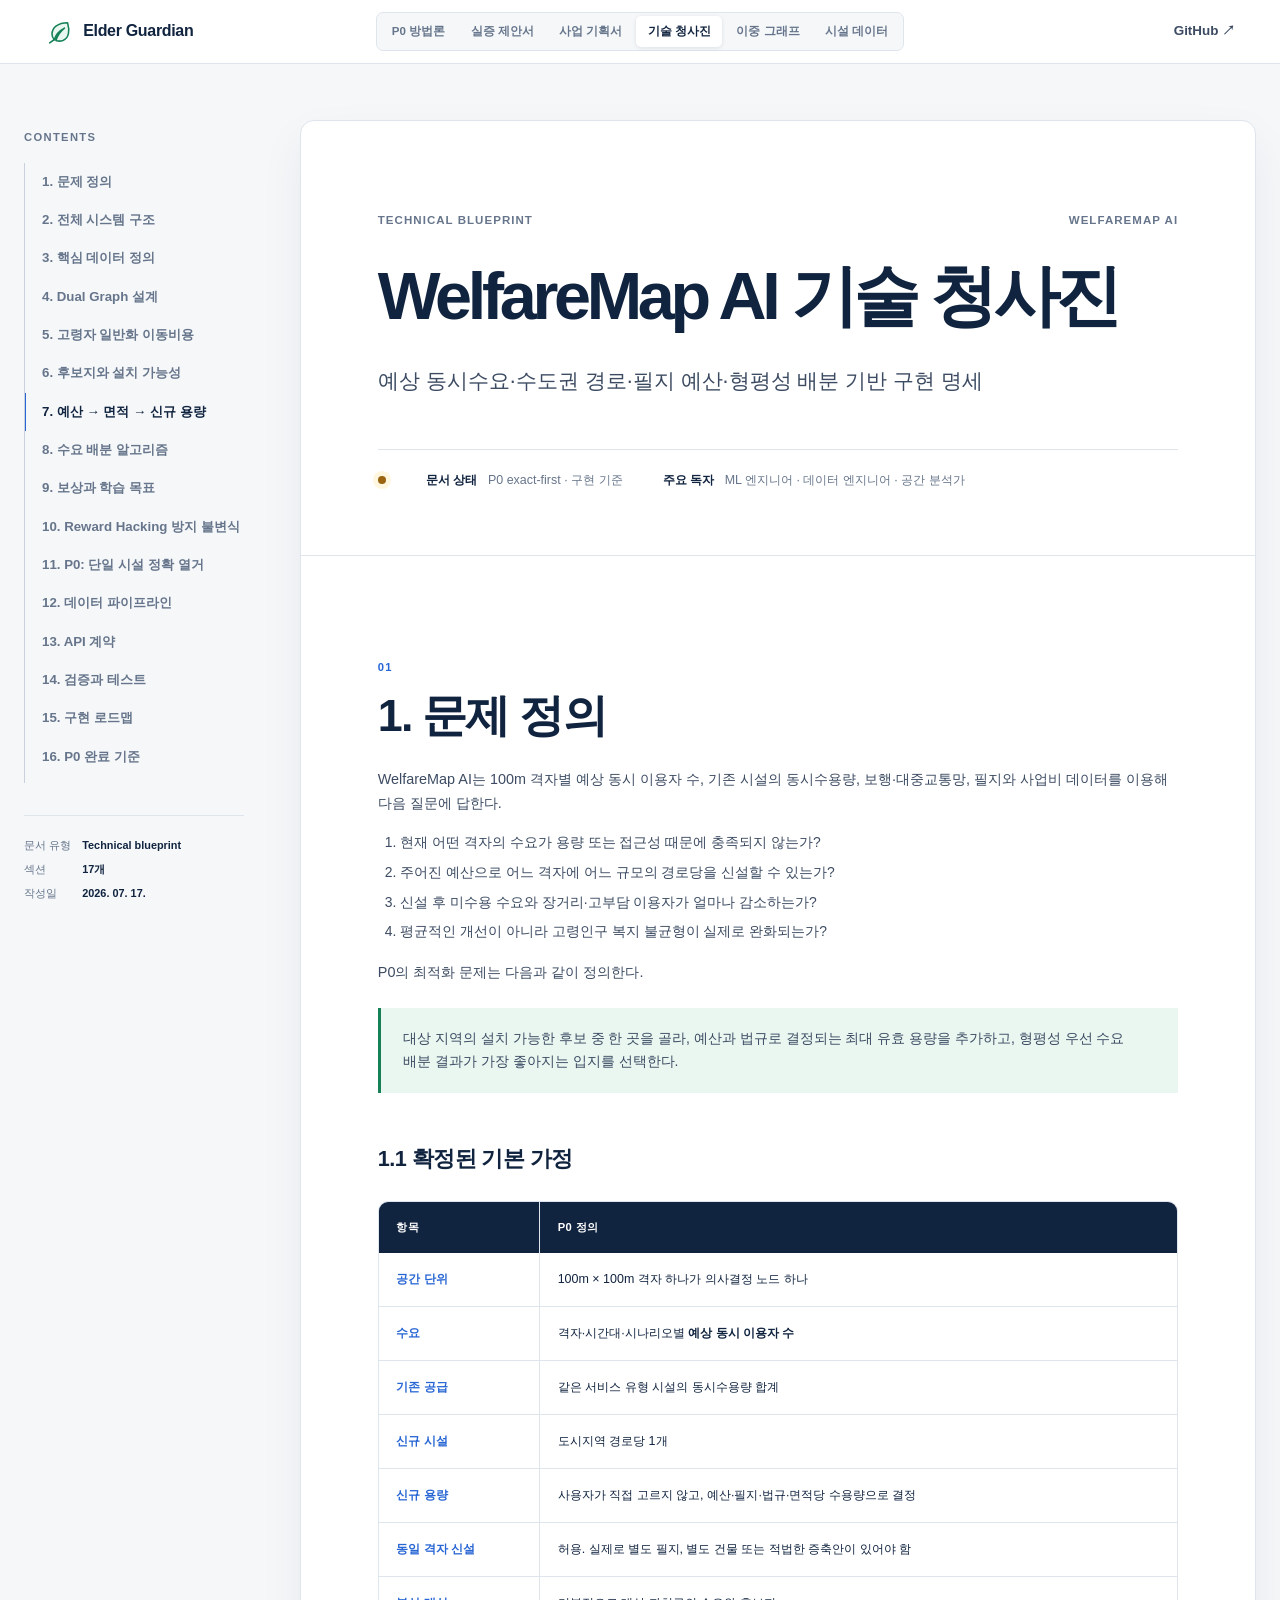
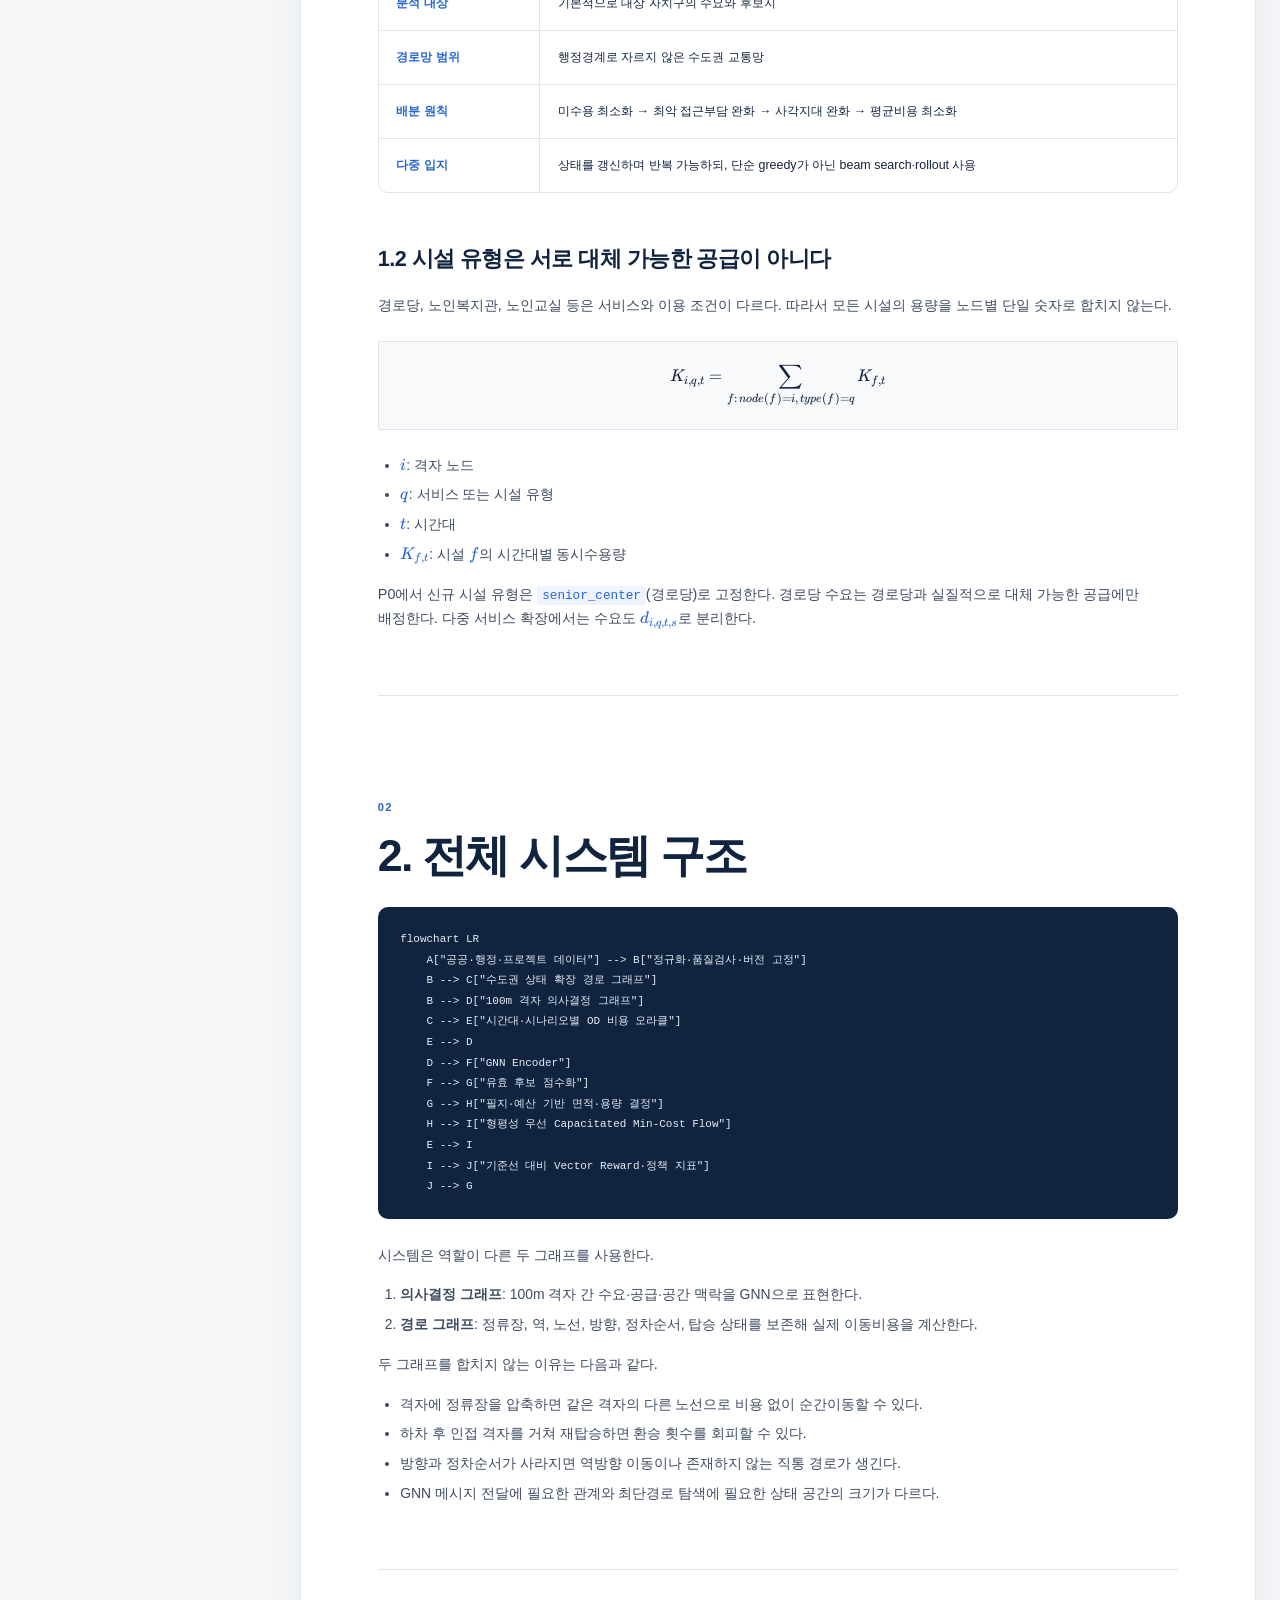
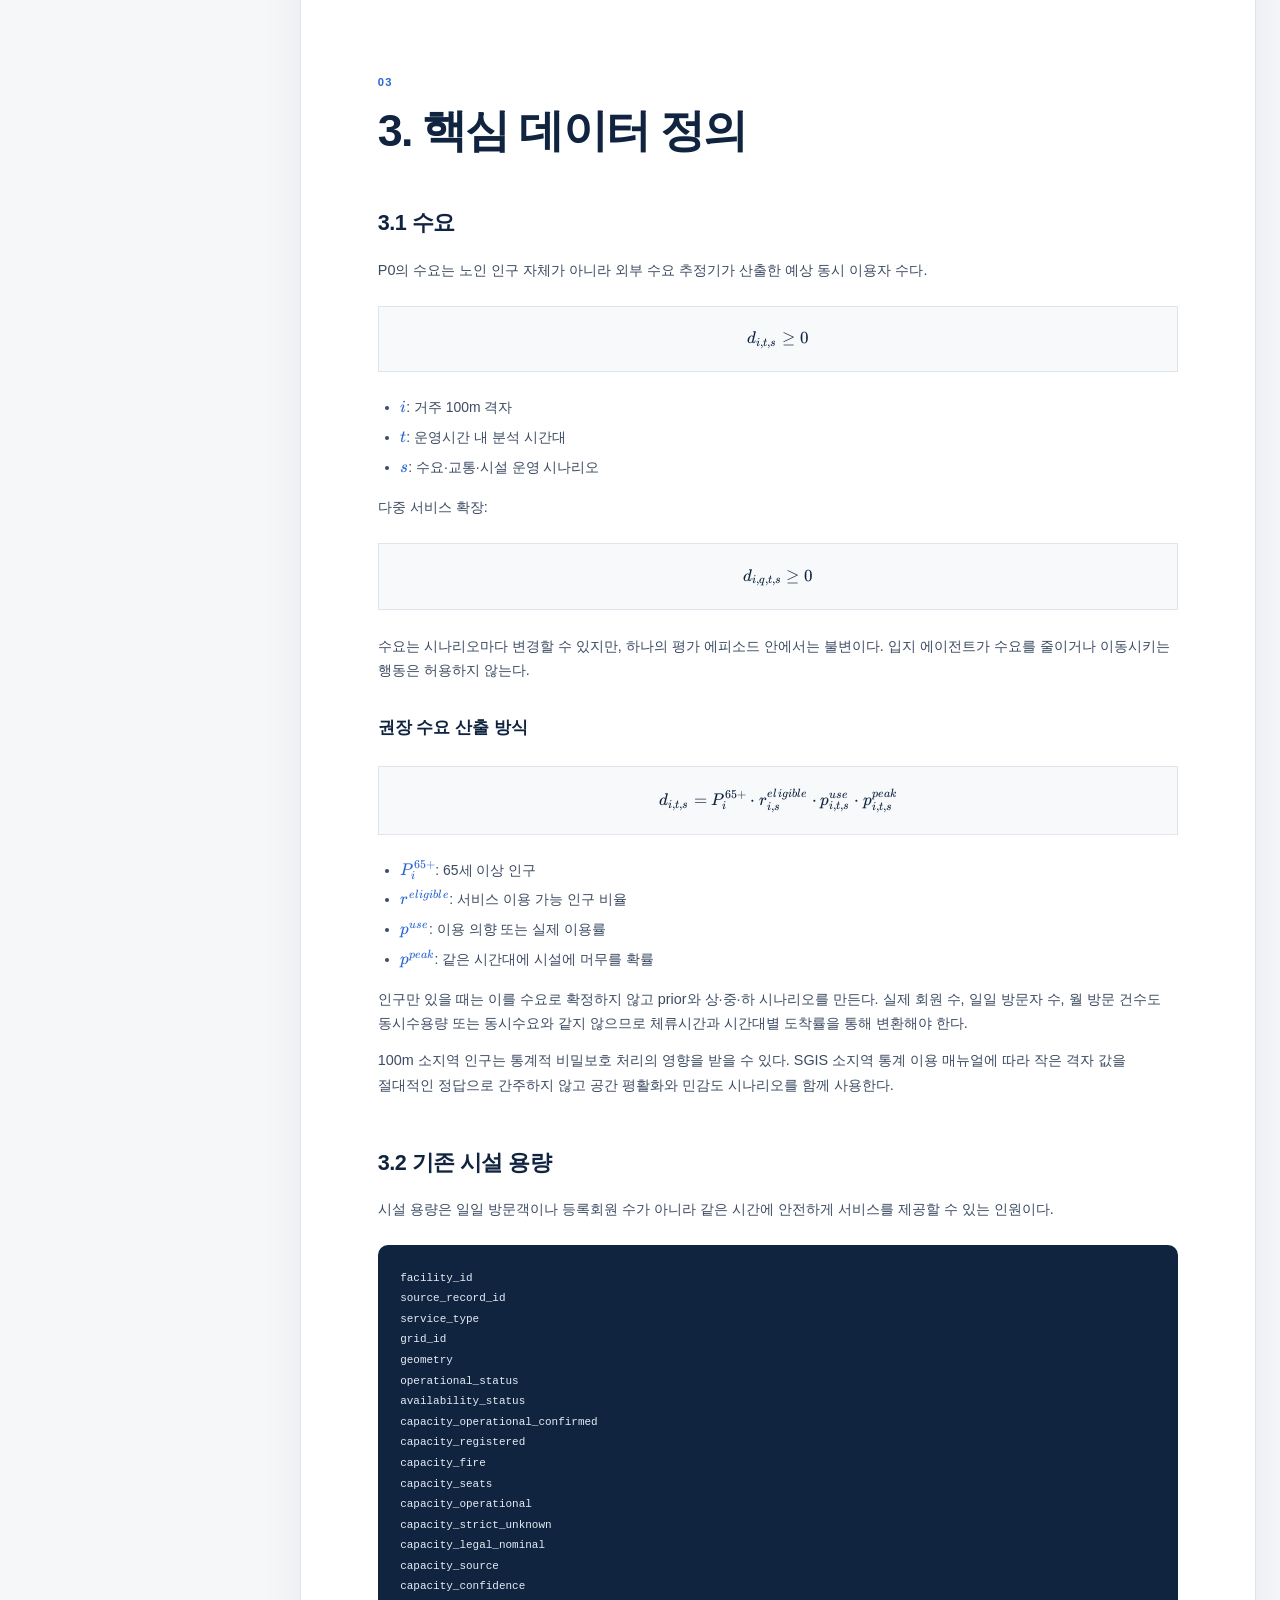
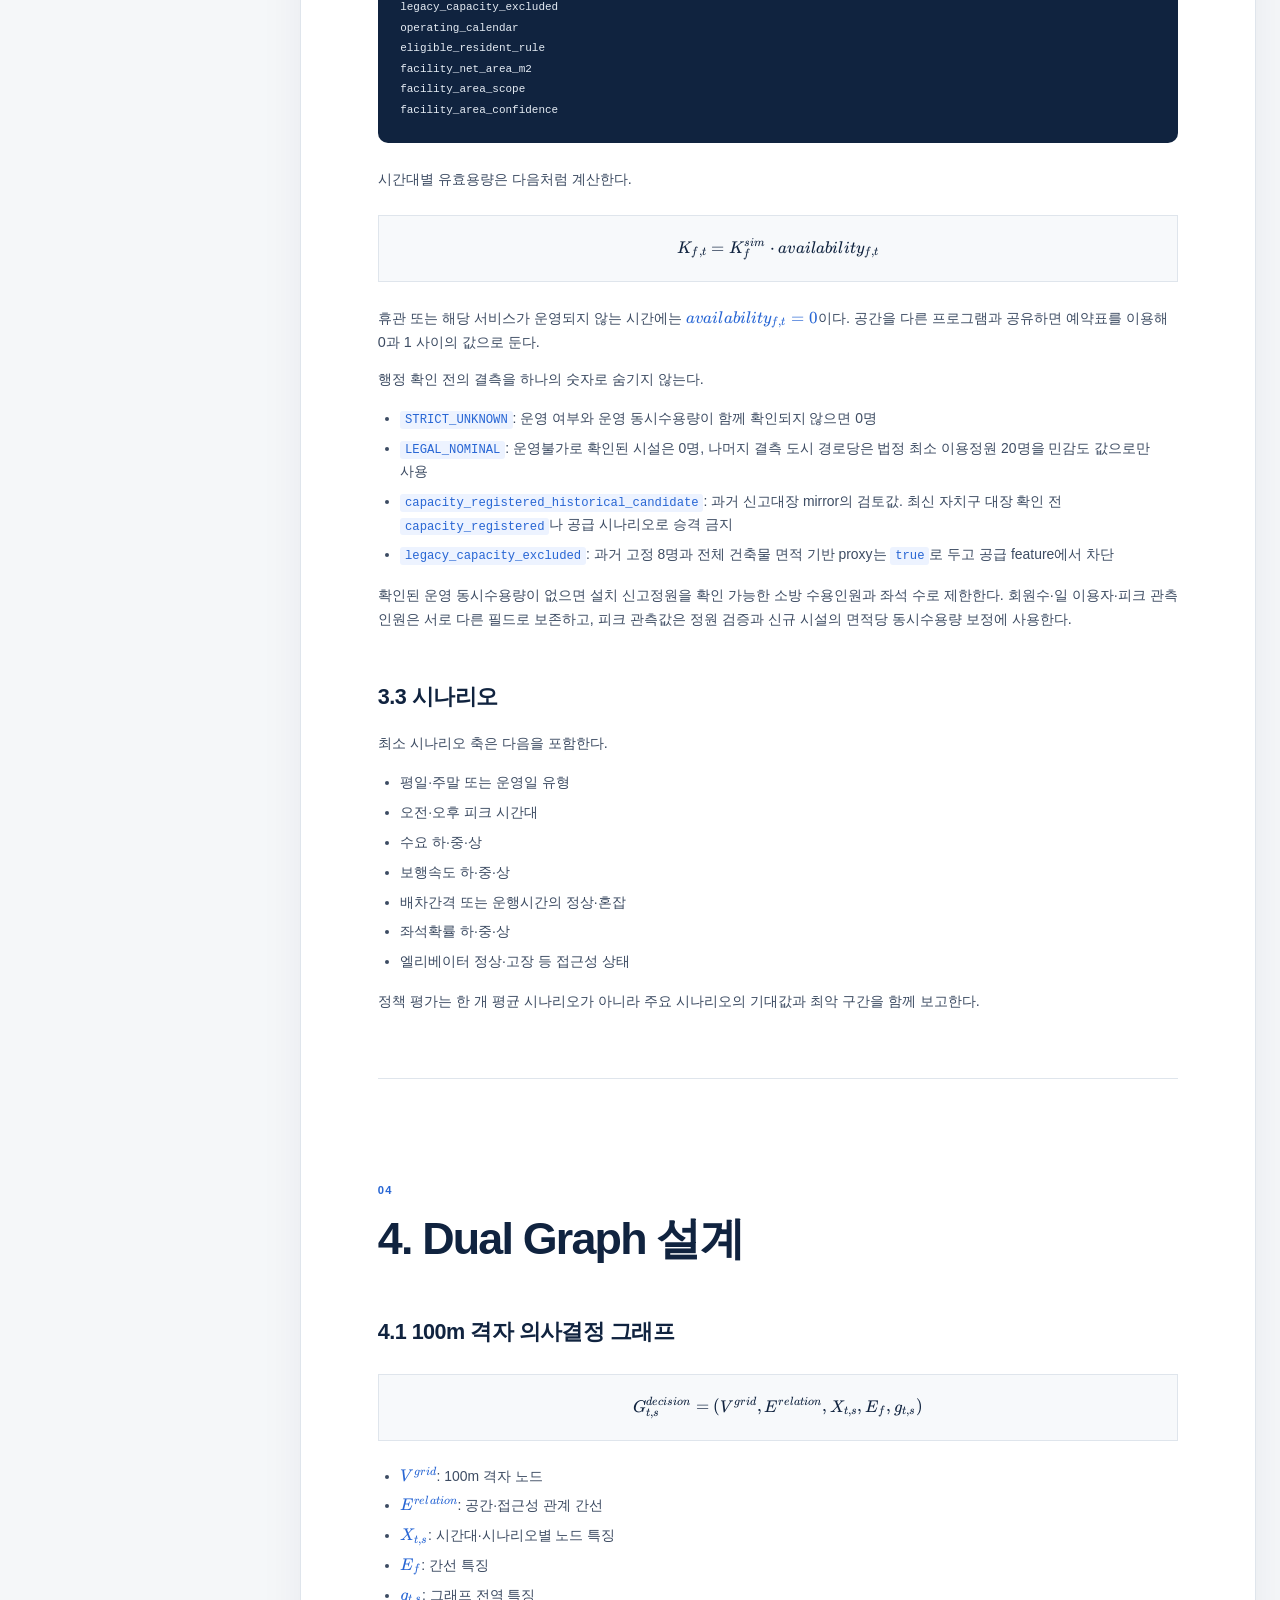
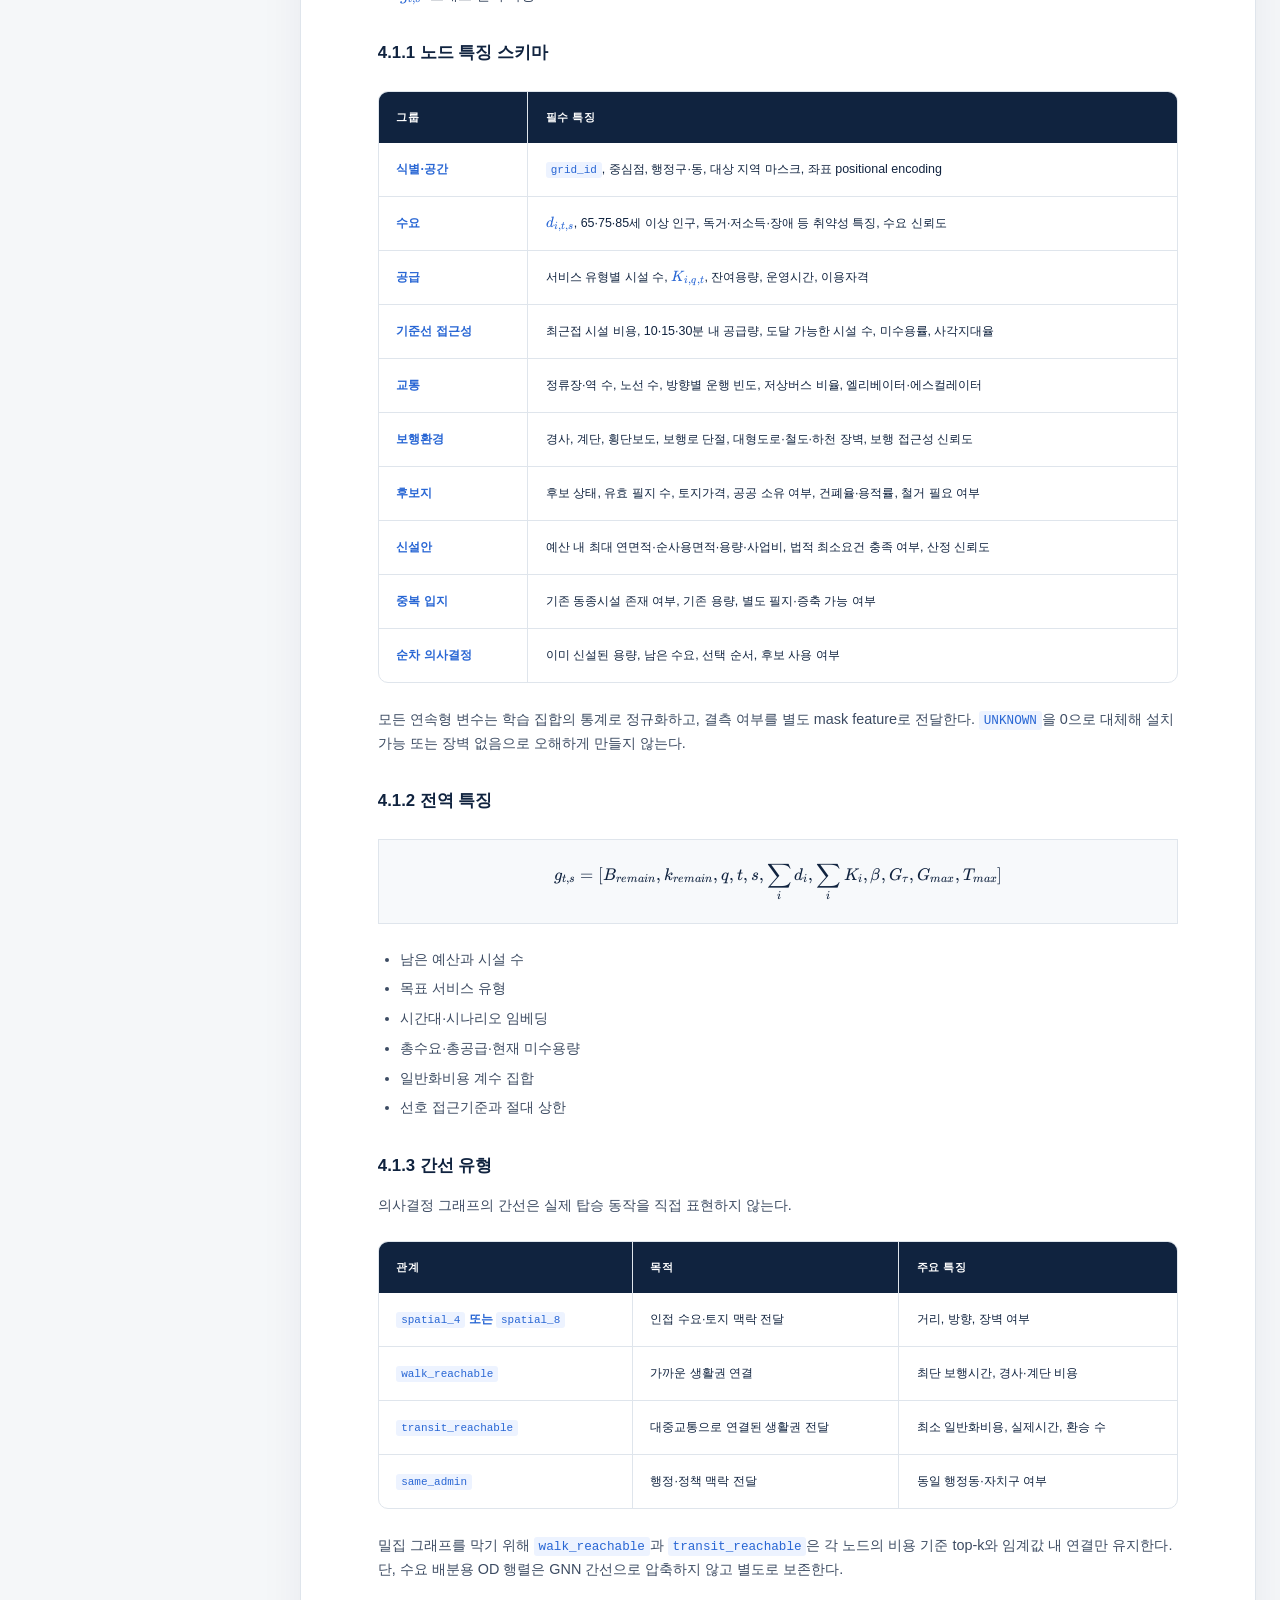
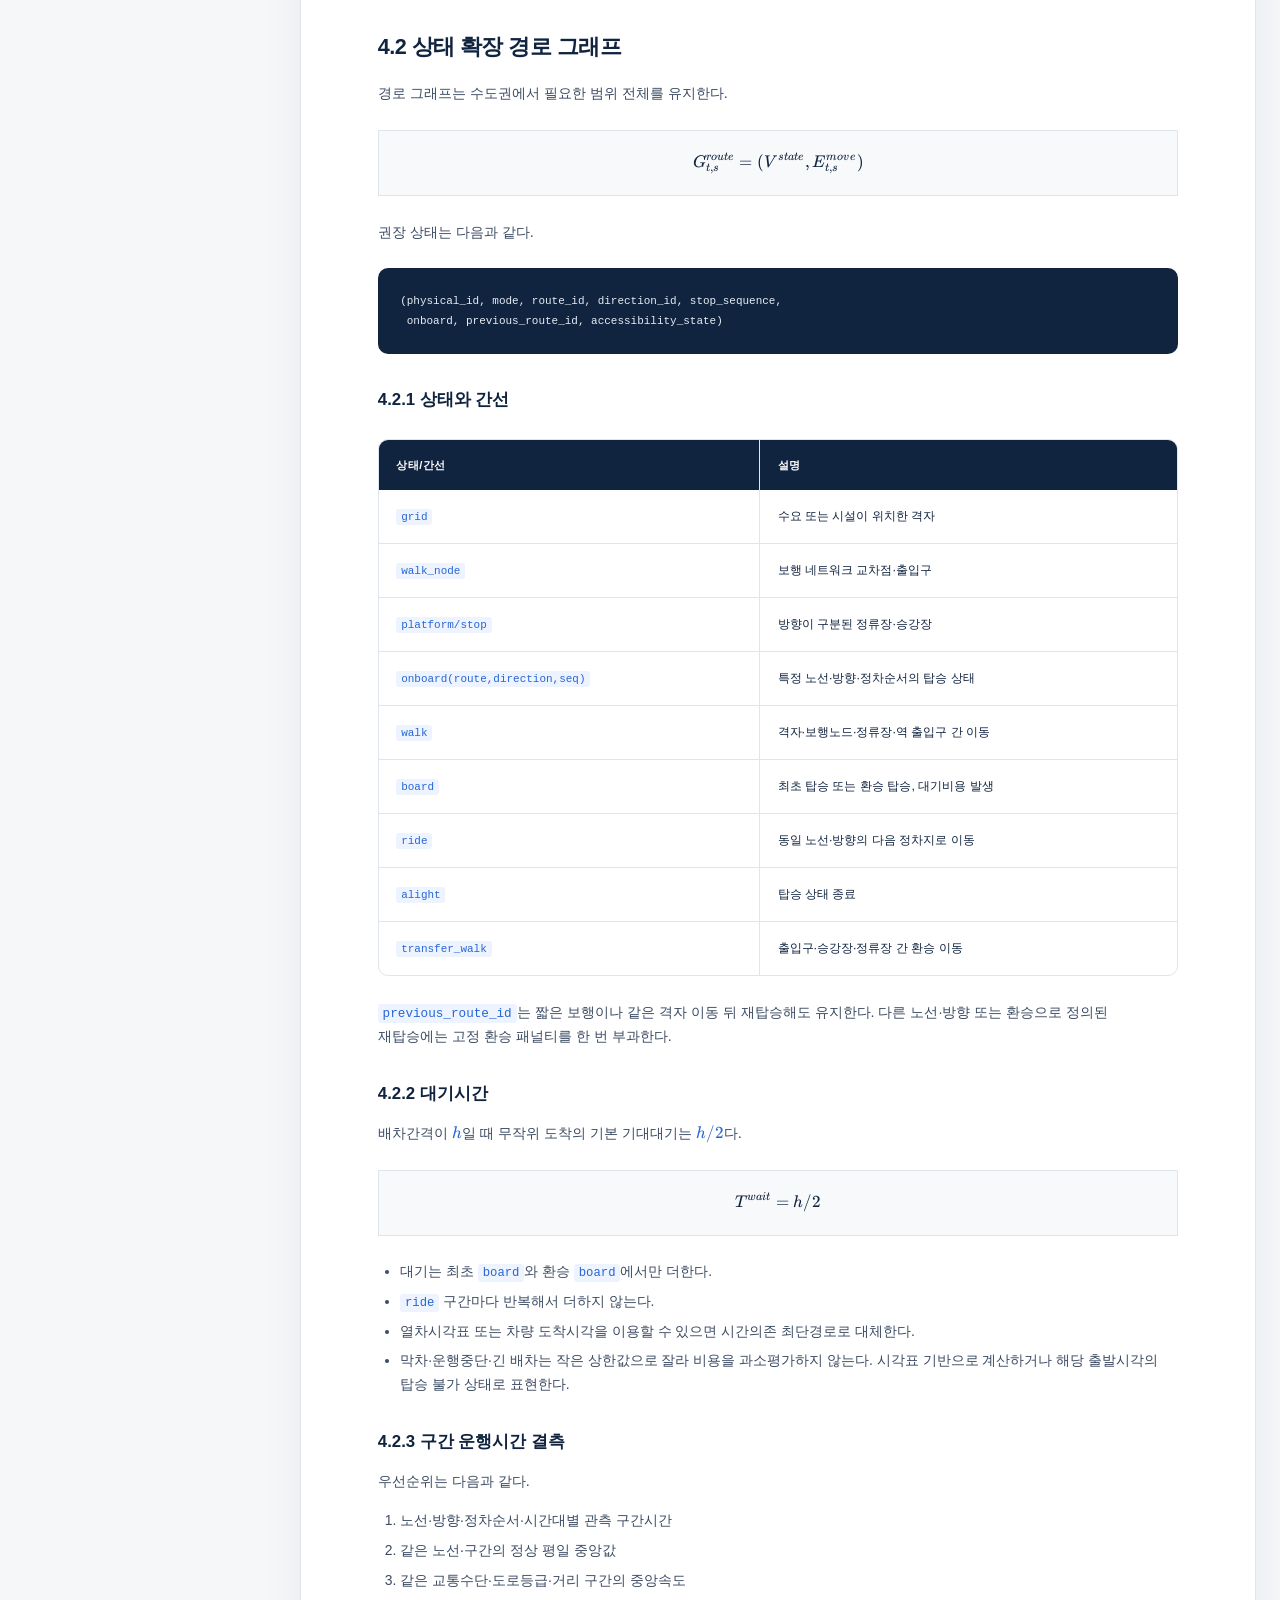
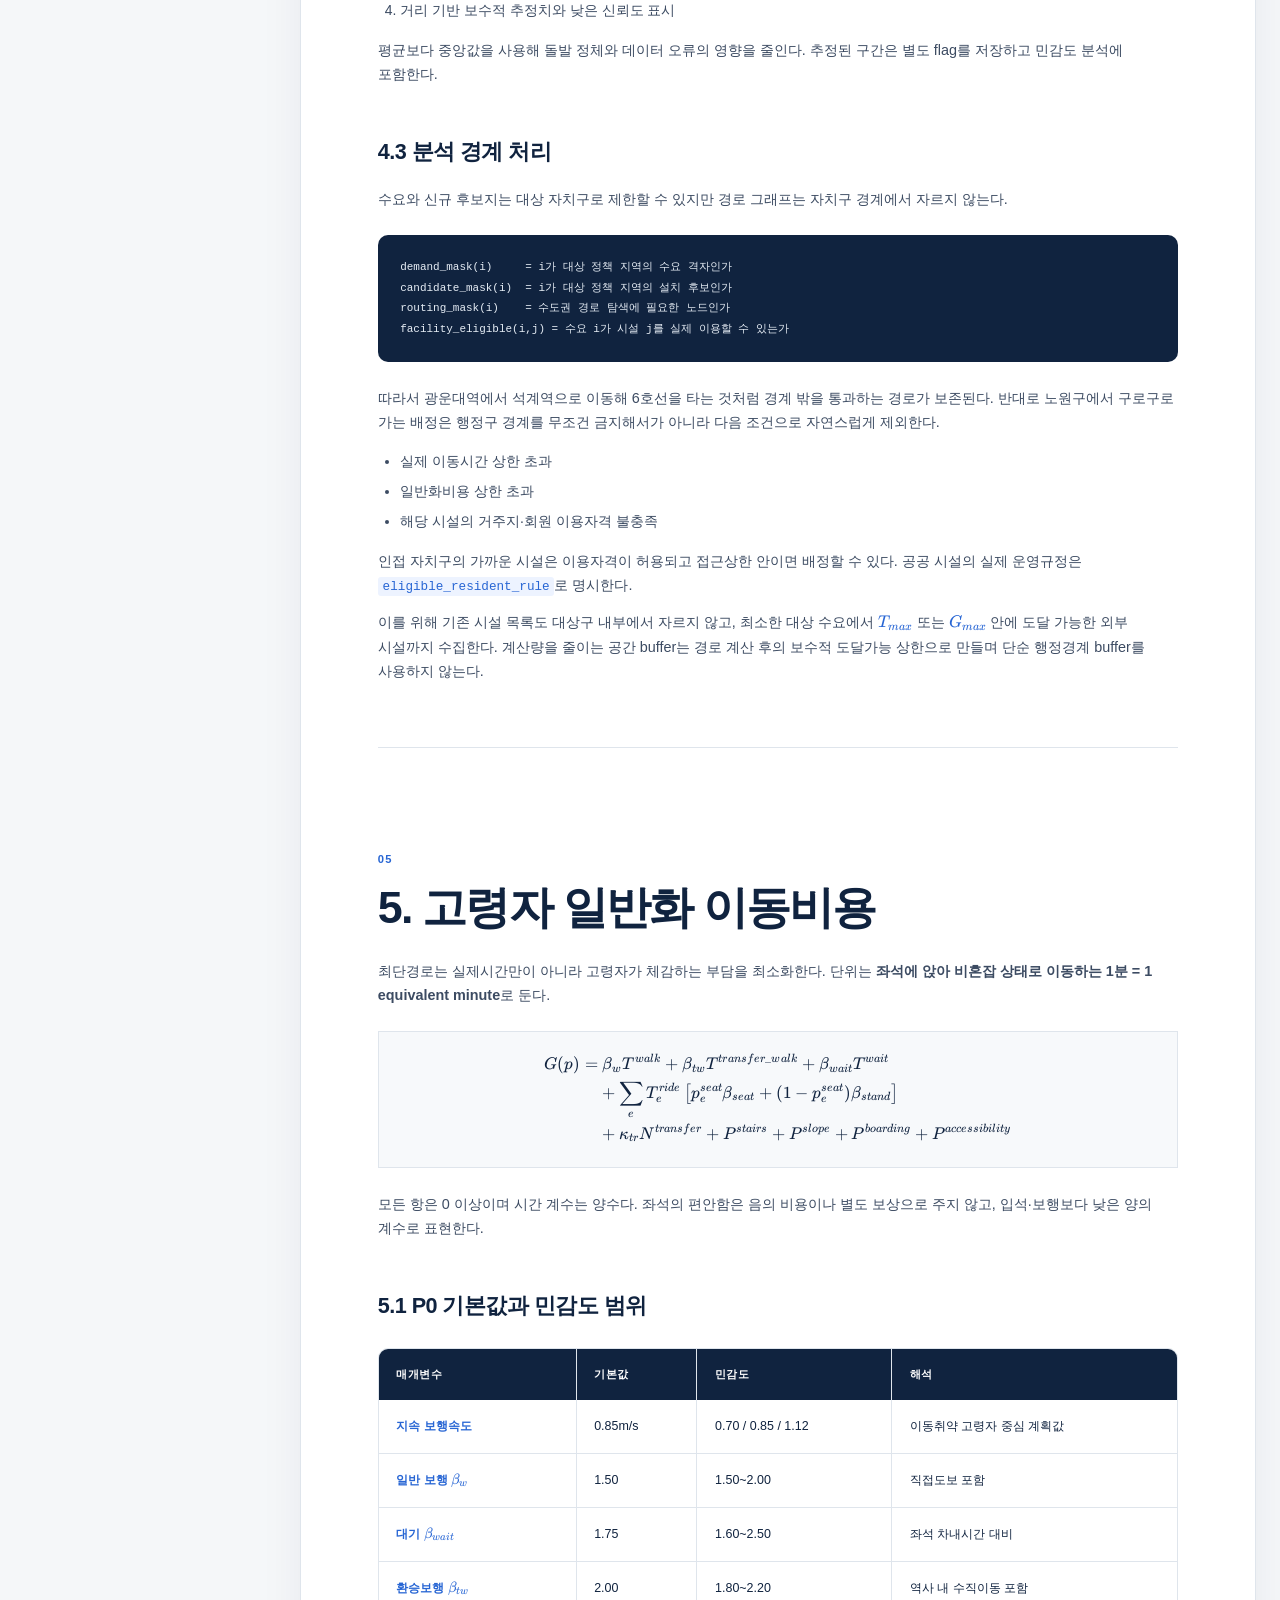
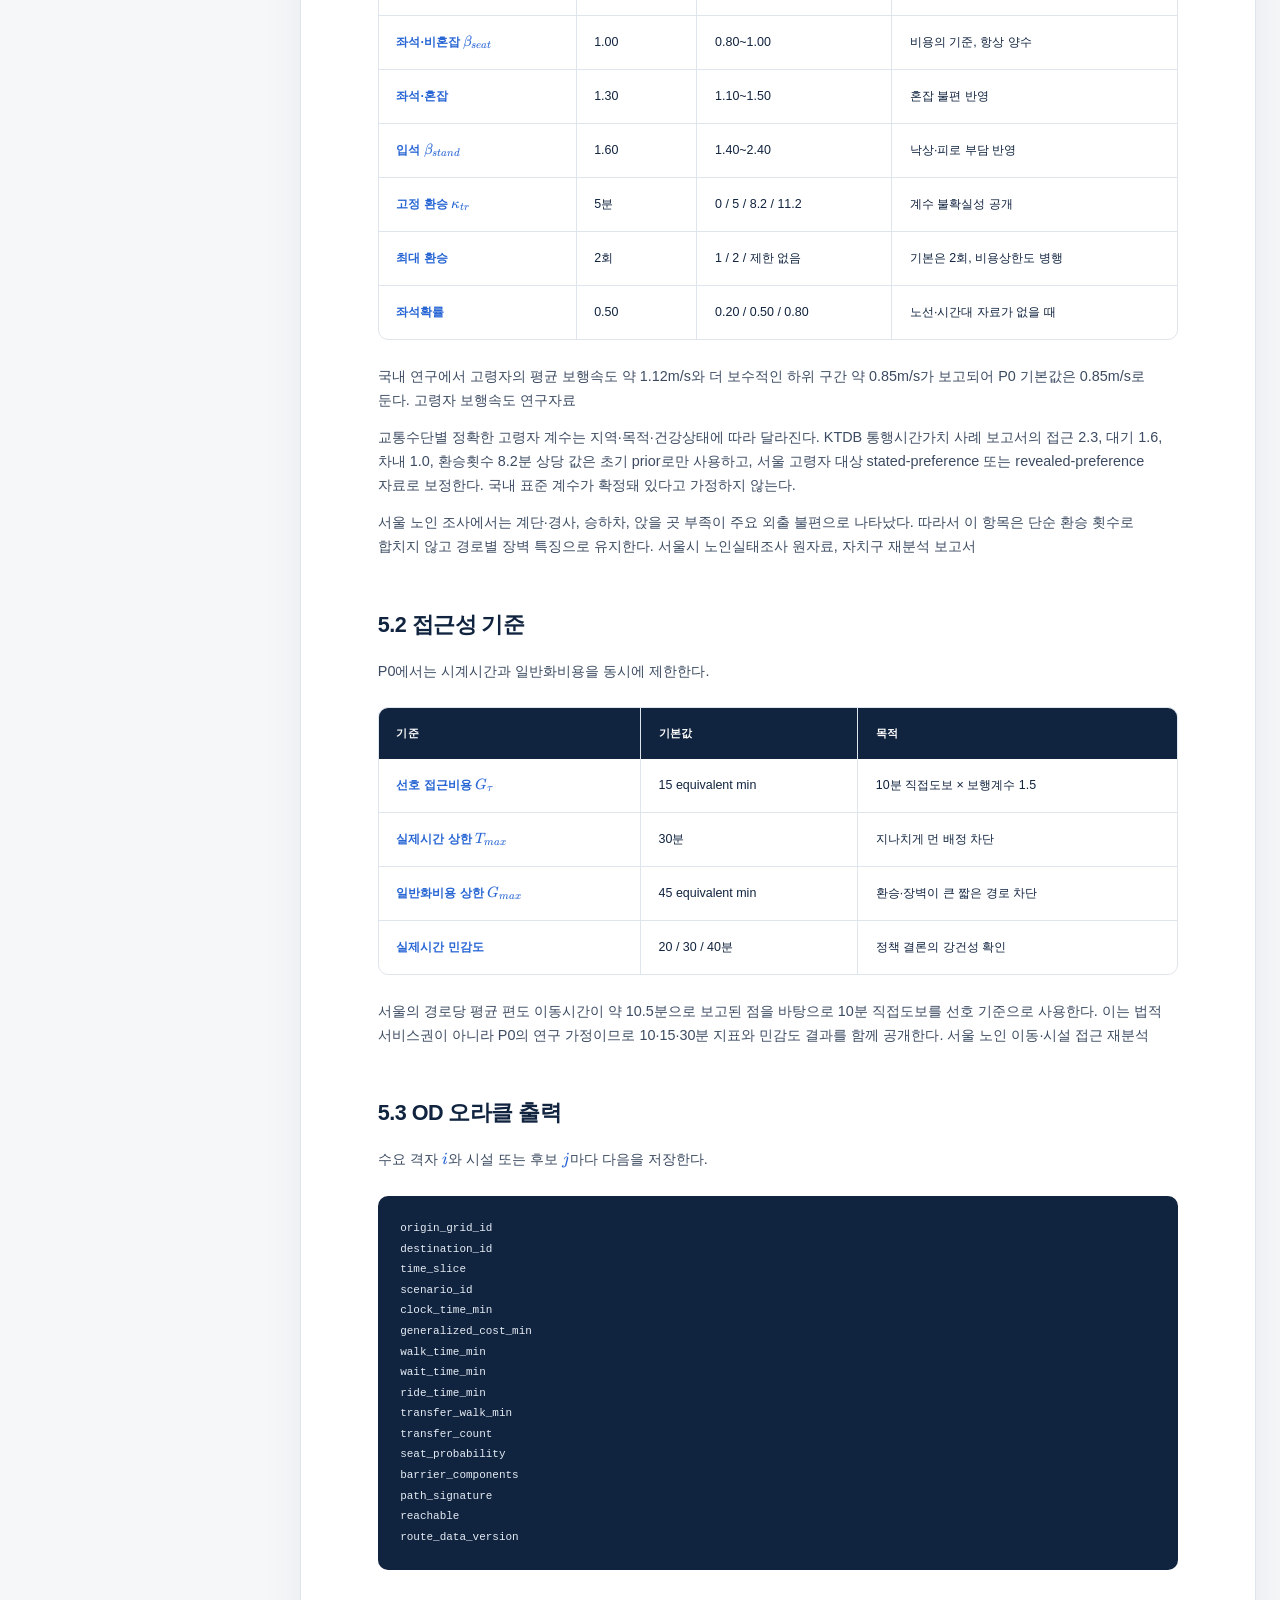
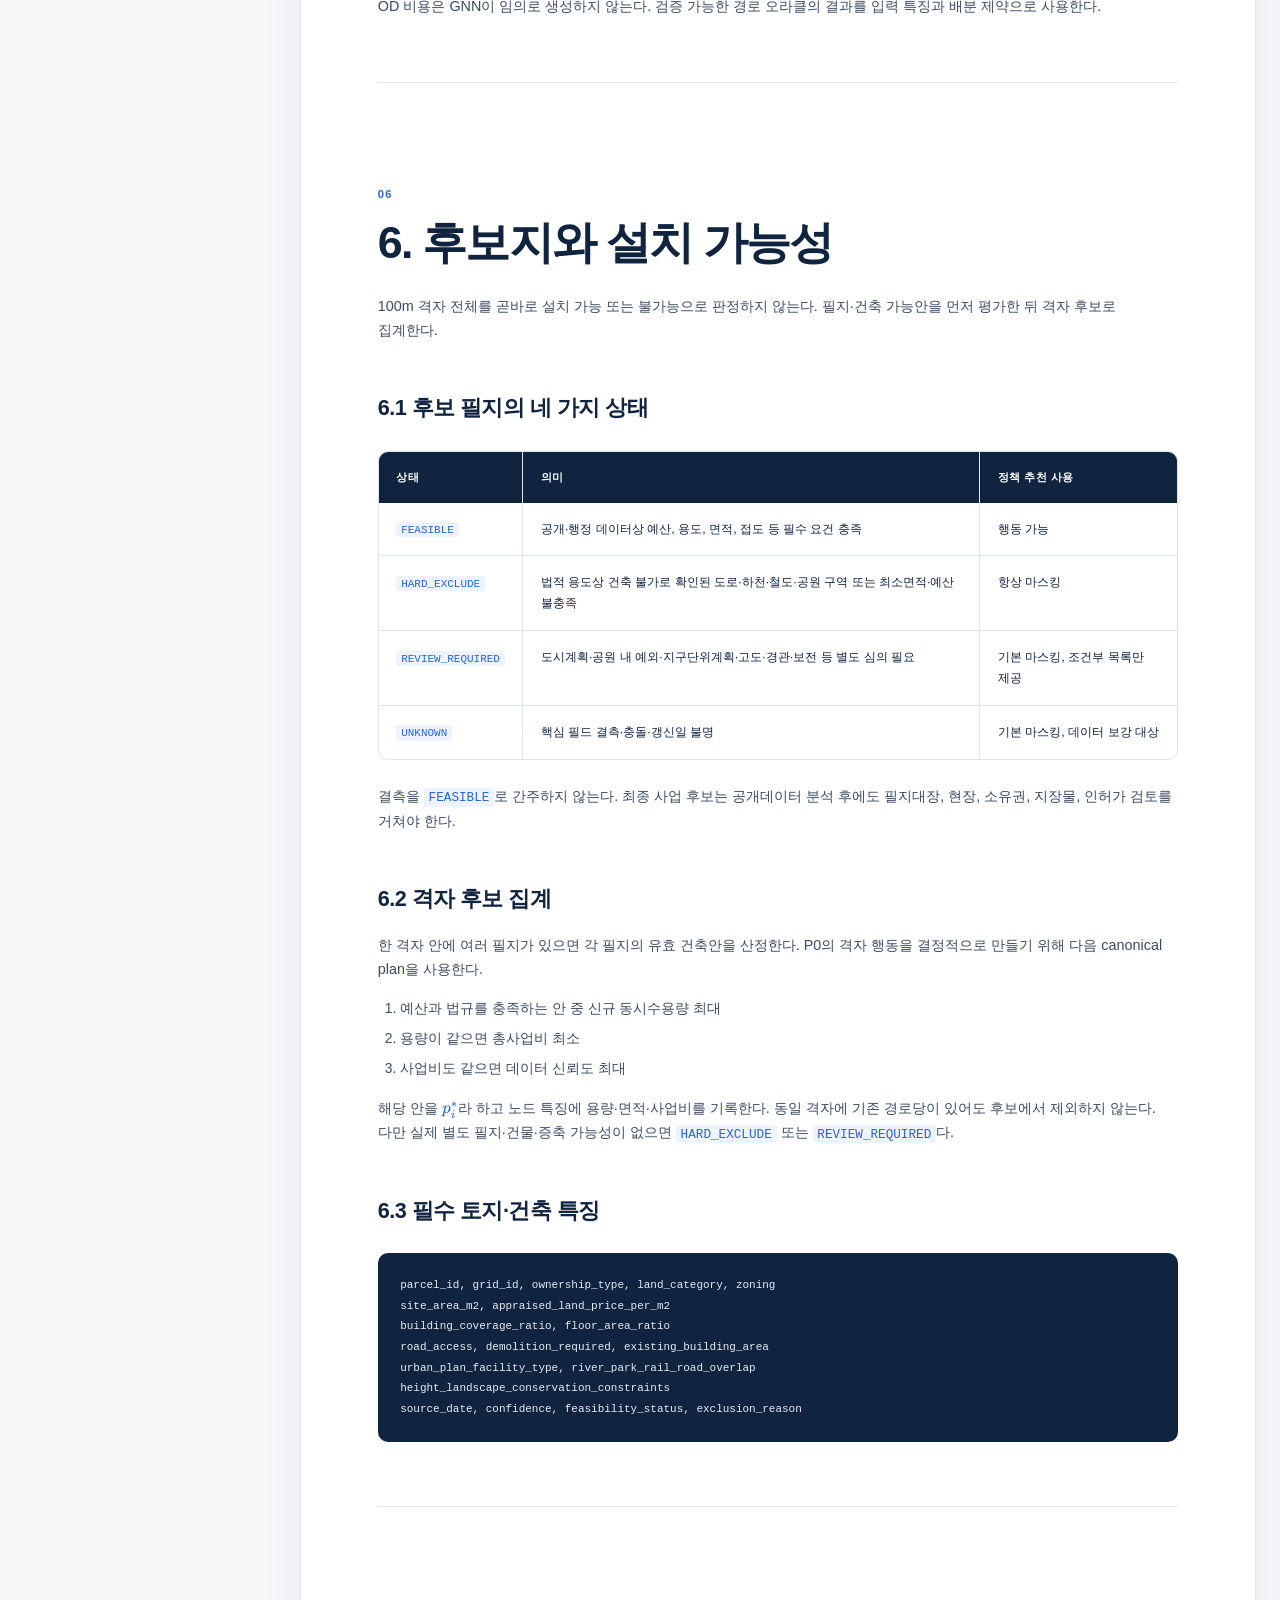
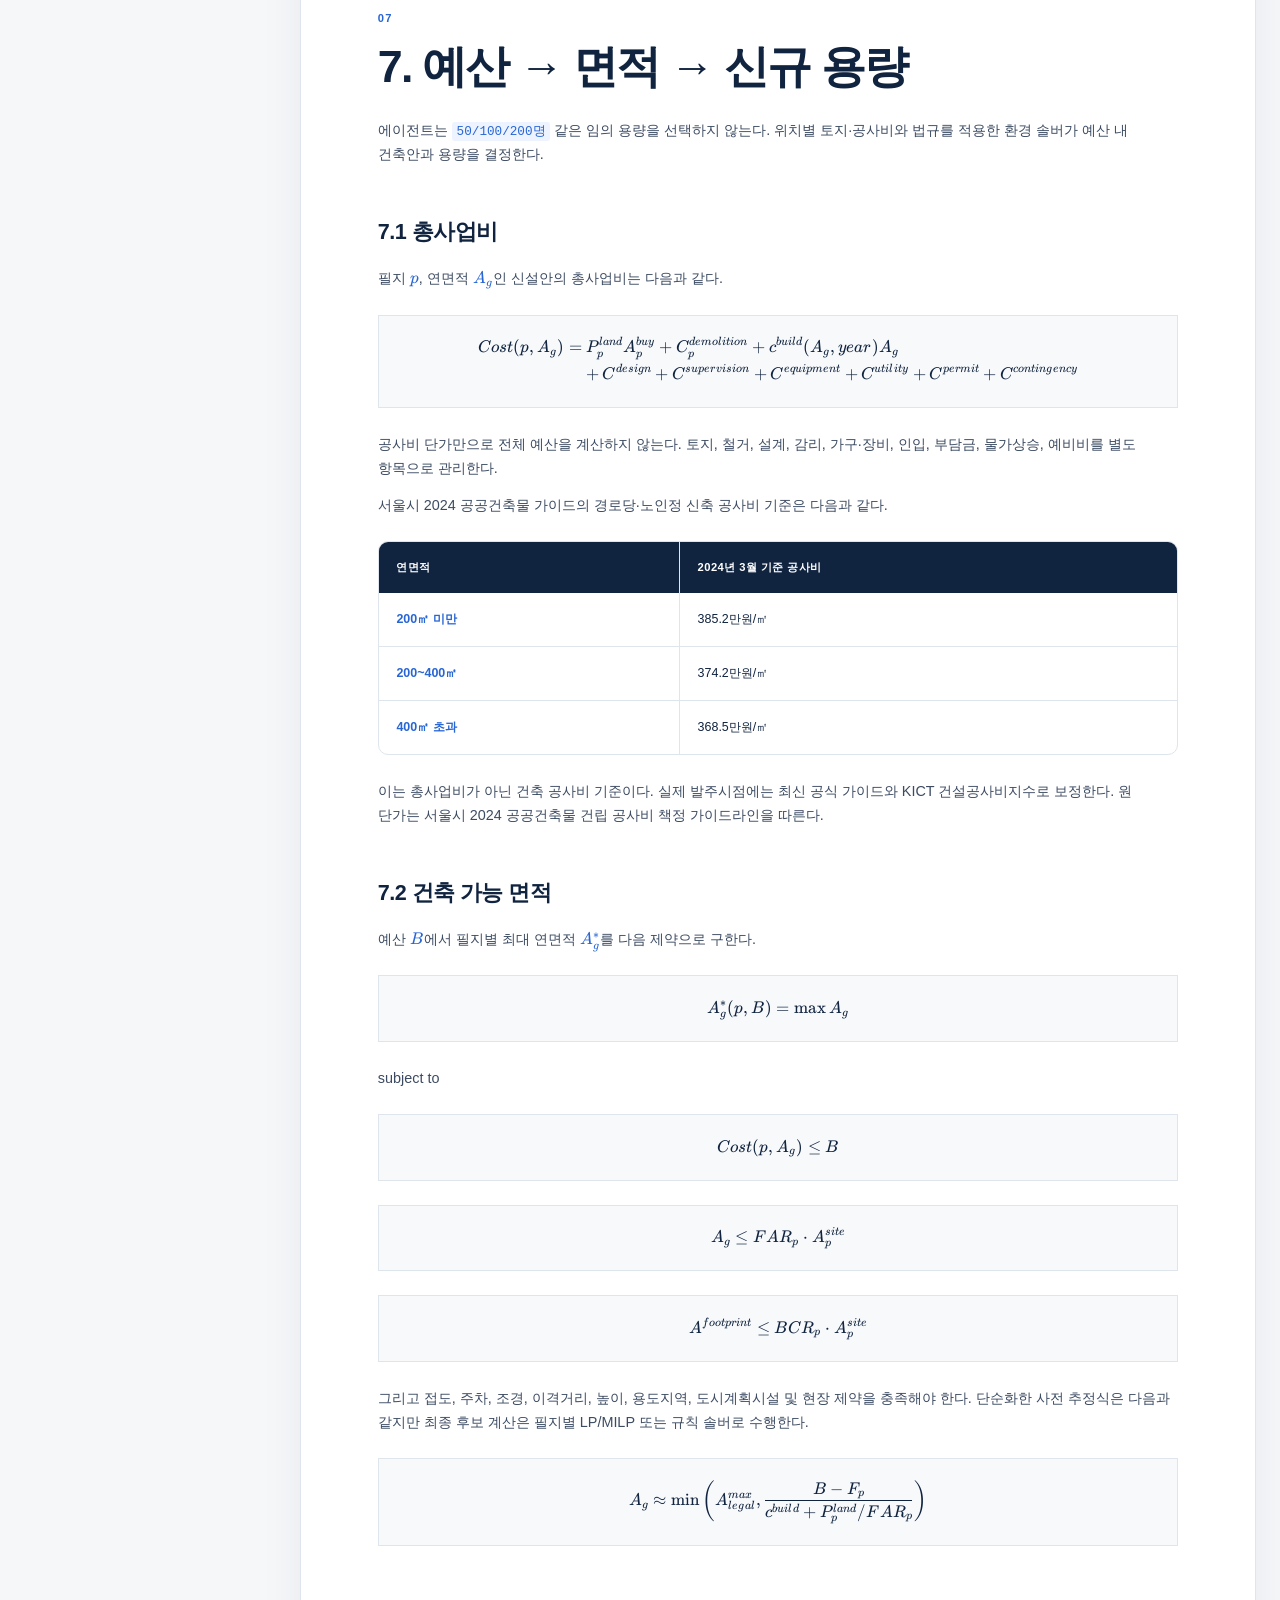
<file: site/technical-blueprint.html>
<!doctype html><html lang="ko"><head><meta charset="UTF-8" /><meta name="viewport" content="width=device-width, initial-scale=1.0" /><meta name="description" content="예상 동시수요·수도권 경로·필지 예산·형평성 배분 기반 구현 명세" /><meta name="theme-color" content="#10233f" /><title>WelfareMap AI 기술 청사진 | Elder Guardian</title><link rel="icon" href="./favicon.svg" type="image/svg+xml" /><link rel="stylesheet" href="./vendor/katex/katex.min.css" /><link rel="stylesheet" href="./report.css" /><script defer src="./report.js"></script></head><body><a class="skip-link" href="#content">본문으로 건너뛰기</a>
<header class="topbar"><a class="brand" href="./index.html" aria-label="Elder Guardian 방법론 보고서로"><svg viewBox="0 0 36 36" aria-hidden="true"><path d="M29 6C17 6 9 12 9 21c0 3 1 5 3 7 2-7 7-12 13-15-5 4-9 9-11 16 3 1 6 1 9 0 8-3 9-13 6-23Z"/><path d="m13 27-7 5"/></svg><span>Elder Guardian</span></a><nav class="document-nav" aria-label="문서 탐색"><a href="./index.html">P0 방법론</a><a href="./proposal.html">실증 제안서</a><a href="./planning.html">사업 기획서</a><a class="active" aria-current="page" href="./technical-blueprint.html">기술 청사진</a><a href="./dual-graph-recommendation.html">이중 그래프</a><a href="./facility-data.html">시설 데이터</a></nav><a class="github" href="https://github.com/Elder-Gardian/Planning" target="_blank" rel="noreferrer">GitHub <span aria-hidden="true">↗</span></a></header>
<div class="page-shell document-shell" id="top"><aside class="toc document-toc" aria-label="WelfareMap AI 기술 청사진 목차"><p>Contents</p><nav><a href="#section-1">1. 문제 정의</a><a href="#section-2">2. 전체 시스템 구조</a><a href="#section-3">3. 핵심 데이터 정의</a><a href="#section-4">4. Dual Graph 설계</a><a href="#section-5">5. 고령자 일반화 이동비용</a><a href="#section-6">6. 후보지와 설치 가능성</a><a href="#section-7">7. 예산 → 면적 → 신규 용량</a><a href="#section-8">8. 수요 배분 알고리즘</a><a href="#section-9">9. 보상과 학습 목표</a><a href="#section-10">10. Reward Hacking 방지 불변식</a><a href="#section-11">11. P0: 단일 시설 정확 열거</a><a href="#section-12">12. 데이터 파이프라인</a><a href="#section-13">13. API 계약</a><a href="#section-14">14. 검증과 테스트</a><a href="#section-15">15. 구현 로드맵</a><a href="#section-16">16. P0 완료 기준</a><a href="#section-17">17. 최종 형식 정의</a></nav><div class="toc-meta"><span>문서 유형</span><strong>Technical blueprint</strong><span>섹션</span><strong>17개</strong><span>작성일</span><strong>2026. 07. 17.</strong></div></aside>
<main class="report document-report" id="content"><header class="report-header document-header"><div class="mobile-document-nav"><nav class="document-nav" aria-label="문서 탐색"><a href="./index.html">P0 방법론</a><a href="./proposal.html">실증 제안서</a><a href="./planning.html">사업 기획서</a><a class="active" aria-current="page" href="./technical-blueprint.html">기술 청사진</a><a href="./dual-graph-recommendation.html">이중 그래프</a><a href="./facility-data.html">시설 데이터</a></nav></div><div class="report-meta"><span>Technical blueprint</span><span>WelfareMap AI</span></div><h1>WelfareMap AI 기술 청사진</h1><p class="dek">예상 동시수요·수도권 경로·필지 예산·형평성 배분 기반 구현 명세</p><div class="report-status"><span class="status-dot"></span><p><strong>문서 상태</strong> P0 exact-first · 구현 기준</p><p><strong>주요 독자</strong> ML 엔지니어 · 데이터 엔지니어 · 공간 분석가</p></div></header><article class="document-content"><section class="document-section" id="section-1"><div class="document-section-index">01</div><h2>1. 문제 정의</h2>
<p>WelfareMap AI는 100m 격자별 예상 동시 이용자 수, 기존 시설의 동시수용량, 보행·대중교통망, 필지와 사업비 데이터를 이용해 다음 질문에 답한다.</p>
<ol><li>현재 어떤 격자의 수요가 용량 또는 접근성 때문에 충족되지 않는가?</li><li>주어진 예산으로 어느 격자에 어느 규모의 경로당을 신설할 수 있는가?</li><li>신설 후 미수용 수요와 장거리·고부담 이용자가 얼마나 감소하는가?</li><li>평균적인 개선이 아니라 고령인구 복지 불균형이 실제로 완화되는가?</li></ol>
<p>P0의 최적화 문제는 다음과 같이 정의한다.</p>
<blockquote>대상 지역의 설치 가능한 후보 중 한 곳을 골라, 예산과 법규로 결정되는 최대 유효 용량을 추가하고, 형평성 우선 수요 배분 결과가 가장 좋아지는 입지를 선택한다.</blockquote>
<h3>1.1 확정된 기본 가정</h3>
<div class="table-frame document-table" role="region" aria-label="항목, P0 정의" tabindex="0"><table><thead><tr><th>항목</th><th>P0 정의</th></tr></thead><tbody><tr><th>공간 단위</th><td>100m × 100m 격자 하나가 의사결정 노드 하나</td></tr><tr><th>수요</th><td>격자·시간대·시나리오별 <strong>예상 동시 이용자 수</strong></td></tr><tr><th>기존 공급</th><td>같은 서비스 유형 시설의 동시수용량 합계</td></tr><tr><th>신규 시설</th><td>도시지역 경로당 1개</td></tr><tr><th>신규 용량</th><td>사용자가 직접 고르지 않고, 예산·필지·법규·면적당 수용량으로 결정</td></tr><tr><th>동일 격자 신설</th><td>허용. 실제로 별도 필지, 별도 건물 또는 적법한 증축안이 있어야 함</td></tr><tr><th>분석 대상</th><td>기본적으로 대상 자치구의 수요와 후보지</td></tr><tr><th>경로망 범위</th><td>행정경계로 자르지 않은 수도권 교통망</td></tr><tr><th>배분 원칙</th><td>미수용 최소화 → 최악 접근부담 완화 → 사각지대 완화 → 평균비용 최소화</td></tr><tr><th>다중 입지</th><td>상태를 갱신하며 반복 가능하되, 단순 greedy가 아닌 beam search·rollout 사용</td></tr></tbody></table></div>
<h3>1.2 시설 유형은 서로 대체 가능한 공급이 아니다</h3>
<p>경로당, 노인복지관, 노인교실 등은 서비스와 이용 조건이 다르다. 따라서 모든 시설의 용량을 노드별 단일 숫자로 합치지 않는다.</p>
<div class="math-block"><span class="katex-display"><span class="katex"><span class="katex-mathml"><math xmlns="http://www.w3.org/1998/Math/MathML" display="block"><semantics><mrow><msub><mi>K</mi><mrow><mi>i</mi><mo separator="true">,</mo><mi>q</mi><mo separator="true">,</mo><mi>t</mi></mrow></msub><mo>=</mo><munder><mo>∑</mo><mrow><mi>f</mi><mo>:</mo><mtext> </mtext><mi>n</mi><mi>o</mi><mi>d</mi><mi>e</mi><mo stretchy="false">(</mo><mi>f</mi><mo stretchy="false">)</mo><mo>=</mo><mi>i</mi><mo separator="true">,</mo><mtext> </mtext><mi>t</mi><mi>y</mi><mi>p</mi><mi>e</mi><mo stretchy="false">(</mo><mi>f</mi><mo stretchy="false">)</mo><mo>=</mo><mi>q</mi></mrow></munder><msub><mi>K</mi><mrow><mi>f</mi><mo separator="true">,</mo><mi>t</mi></mrow></msub></mrow><annotation encoding="application/x-tex">K_{i,q,t} = \sum_{f:\,node(f)=i,\,type(f)=q} K_{f,t}</annotation></semantics></math></span><span class="katex-html" aria-hidden="true"><span class="base"><span class="strut" style="height:0.9694em;vertical-align:-0.2861em;"></span><span class="mord"><span class="mord mathnormal" style="margin-right:0.0715em;">K</span><span class="msupsub"><span class="vlist-t vlist-t2"><span class="vlist-r"><span class="vlist" style="height:0.3117em;"><span style="top:-2.55em;margin-left:-0.0715em;margin-right:0.05em;"><span class="pstrut" style="height:2.7em;"></span><span class="sizing reset-size6 size3 mtight"><span class="mord mtight"><span class="mord mathnormal mtight">i</span><span class="mpunct mtight">,</span><span class="mord mathnormal mtight" style="margin-right:0.0359em;">q</span><span class="mpunct mtight">,</span><span class="mord mathnormal mtight">t</span></span></span></span></span><span class="vlist-s">​</span></span><span class="vlist-r"><span class="vlist" style="height:0.2861em;"><span></span></span></span></span></span></span><span class="mspace" style="margin-right:0.2778em;"></span><span class="mrel">=</span><span class="mspace" style="margin-right:0.2778em;"></span></span><span class="base"><span class="strut" style="height:2.566em;vertical-align:-1.516em;"></span><span class="mop op-limits"><span class="vlist-t vlist-t2"><span class="vlist-r"><span class="vlist" style="height:1.05em;"><span style="top:-1.809em;margin-left:0em;"><span class="pstrut" style="height:3.05em;"></span><span class="sizing reset-size6 size3 mtight"><span class="mord mtight"><span class="mord mathnormal mtight" style="margin-right:0.1076em;">f</span><span class="mrel mtight">:</span><span class="mspace mtight" style="margin-right:0.1952em;"></span><span class="mord mathnormal mtight">n</span><span class="mord mathnormal mtight">o</span><span class="mord mathnormal mtight">d</span><span class="mord mathnormal mtight">e</span><span class="mopen mtight">(</span><span class="mord mathnormal mtight" style="margin-right:0.1076em;">f</span><span class="mclose mtight">)</span><span class="mrel mtight">=</span><span class="mord mathnormal mtight">i</span><span class="mpunct mtight">,</span><span class="mspace mtight" style="margin-right:0.1952em;"></span><span class="mord mathnormal mtight">t</span><span class="mord mathnormal mtight" style="margin-right:0.0359em;">y</span><span class="mord mathnormal mtight">p</span><span class="mord mathnormal mtight">e</span><span class="mopen mtight">(</span><span class="mord mathnormal mtight" style="margin-right:0.1076em;">f</span><span class="mclose mtight">)</span><span class="mrel mtight">=</span><span class="mord mathnormal mtight" style="margin-right:0.0359em;">q</span></span></span></span><span style="top:-3.05em;"><span class="pstrut" style="height:3.05em;"></span><span><span class="mop op-symbol large-op">∑</span></span></span></span><span class="vlist-s">​</span></span><span class="vlist-r"><span class="vlist" style="height:1.516em;"><span></span></span></span></span></span><span class="mspace" style="margin-right:0.1667em;"></span><span class="mord"><span class="mord mathnormal" style="margin-right:0.0715em;">K</span><span class="msupsub"><span class="vlist-t vlist-t2"><span class="vlist-r"><span class="vlist" style="height:0.3361em;"><span style="top:-2.55em;margin-left:-0.0715em;margin-right:0.05em;"><span class="pstrut" style="height:2.7em;"></span><span class="sizing reset-size6 size3 mtight"><span class="mord mtight"><span class="mord mathnormal mtight" style="margin-right:0.1076em;">f</span><span class="mpunct mtight">,</span><span class="mord mathnormal mtight">t</span></span></span></span></span><span class="vlist-s">​</span></span><span class="vlist-r"><span class="vlist" style="height:0.2861em;"><span></span></span></span></span></span></span></span></span></span></span></div>
<ul><li><span class="math-inline"><span class="katex"><span class="katex-mathml"><math xmlns="http://www.w3.org/1998/Math/MathML"><semantics><mrow><mi>i</mi></mrow><annotation encoding="application/x-tex">i</annotation></semantics></math></span><span class="katex-html" aria-hidden="true"><span class="base"><span class="strut" style="height:0.6595em;"></span><span class="mord mathnormal">i</span></span></span></span></span>: 격자 노드</li><li><span class="math-inline"><span class="katex"><span class="katex-mathml"><math xmlns="http://www.w3.org/1998/Math/MathML"><semantics><mrow><mi>q</mi></mrow><annotation encoding="application/x-tex">q</annotation></semantics></math></span><span class="katex-html" aria-hidden="true"><span class="base"><span class="strut" style="height:0.625em;vertical-align:-0.1944em;"></span><span class="mord mathnormal" style="margin-right:0.0359em;">q</span></span></span></span></span>: 서비스 또는 시설 유형</li><li><span class="math-inline"><span class="katex"><span class="katex-mathml"><math xmlns="http://www.w3.org/1998/Math/MathML"><semantics><mrow><mi>t</mi></mrow><annotation encoding="application/x-tex">t</annotation></semantics></math></span><span class="katex-html" aria-hidden="true"><span class="base"><span class="strut" style="height:0.6151em;"></span><span class="mord mathnormal">t</span></span></span></span></span>: 시간대</li><li><span class="math-inline"><span class="katex"><span class="katex-mathml"><math xmlns="http://www.w3.org/1998/Math/MathML"><semantics><mrow><msub><mi>K</mi><mrow><mi>f</mi><mo separator="true">,</mo><mi>t</mi></mrow></msub></mrow><annotation encoding="application/x-tex">K_{f,t}</annotation></semantics></math></span><span class="katex-html" aria-hidden="true"><span class="base"><span class="strut" style="height:0.9694em;vertical-align:-0.2861em;"></span><span class="mord"><span class="mord mathnormal" style="margin-right:0.0715em;">K</span><span class="msupsub"><span class="vlist-t vlist-t2"><span class="vlist-r"><span class="vlist" style="height:0.3361em;"><span style="top:-2.55em;margin-left:-0.0715em;margin-right:0.05em;"><span class="pstrut" style="height:2.7em;"></span><span class="sizing reset-size6 size3 mtight"><span class="mord mtight"><span class="mord mathnormal mtight" style="margin-right:0.1076em;">f</span><span class="mpunct mtight">,</span><span class="mord mathnormal mtight">t</span></span></span></span></span><span class="vlist-s">​</span></span><span class="vlist-r"><span class="vlist" style="height:0.2861em;"><span></span></span></span></span></span></span></span></span></span></span>: 시설 <span class="math-inline"><span class="katex"><span class="katex-mathml"><math xmlns="http://www.w3.org/1998/Math/MathML"><semantics><mrow><mi>f</mi></mrow><annotation encoding="application/x-tex">f</annotation></semantics></math></span><span class="katex-html" aria-hidden="true"><span class="base"><span class="strut" style="height:0.8889em;vertical-align:-0.1944em;"></span><span class="mord mathnormal" style="margin-right:0.1076em;">f</span></span></span></span></span>의 시간대별 동시수용량</li></ul>
<p>P0에서 신규 시설 유형은 <code>senior_center</code>(경로당)로 고정한다. 경로당 수요는 경로당과 실질적으로 대체 가능한 공급에만 배정한다. 다중 서비스 확장에서는 수요도 <span class="math-inline"><span class="katex"><span class="katex-mathml"><math xmlns="http://www.w3.org/1998/Math/MathML"><semantics><mrow><msub><mi>d</mi><mrow><mi>i</mi><mo separator="true">,</mo><mi>q</mi><mo separator="true">,</mo><mi>t</mi><mo separator="true">,</mo><mi>s</mi></mrow></msub></mrow><annotation encoding="application/x-tex">d_{i,q,t,s}</annotation></semantics></math></span><span class="katex-html" aria-hidden="true"><span class="base"><span class="strut" style="height:0.9805em;vertical-align:-0.2861em;"></span><span class="mord"><span class="mord mathnormal">d</span><span class="msupsub"><span class="vlist-t vlist-t2"><span class="vlist-r"><span class="vlist" style="height:0.3117em;"><span style="top:-2.55em;margin-left:0em;margin-right:0.05em;"><span class="pstrut" style="height:2.7em;"></span><span class="sizing reset-size6 size3 mtight"><span class="mord mtight"><span class="mord mathnormal mtight">i</span><span class="mpunct mtight">,</span><span class="mord mathnormal mtight" style="margin-right:0.0359em;">q</span><span class="mpunct mtight">,</span><span class="mord mathnormal mtight">t</span><span class="mpunct mtight">,</span><span class="mord mathnormal mtight">s</span></span></span></span></span><span class="vlist-s">​</span></span><span class="vlist-r"><span class="vlist" style="height:0.2861em;"><span></span></span></span></span></span></span></span></span></span></span>로 분리한다.</p>
</section>
<section class="document-section" id="section-2"><div class="document-section-index">02</div><h2>2. 전체 시스템 구조</h2>
<pre><code data-language="mermaid">flowchart LR
    A[&quot;공공·행정·프로젝트 데이터&quot;] --&gt; B[&quot;정규화·품질검사·버전 고정&quot;]
    B --&gt; C[&quot;수도권 상태 확장 경로 그래프&quot;]
    B --&gt; D[&quot;100m 격자 의사결정 그래프&quot;]
    C --&gt; E[&quot;시간대·시나리오별 OD 비용 오라클&quot;]
    E --&gt; D
    D --&gt; F[&quot;GNN Encoder&quot;]
    F --&gt; G[&quot;유효 후보 점수화&quot;]
    G --&gt; H[&quot;필지·예산 기반 면적·용량 결정&quot;]
    H --&gt; I[&quot;형평성 우선 Capacitated Min-Cost Flow&quot;]
    E --&gt; I
    I --&gt; J[&quot;기준선 대비 Vector Reward·정책 지표&quot;]
    J --&gt; G</code></pre>
<p>시스템은 역할이 다른 두 그래프를 사용한다.</p>
<ol><li><strong>의사결정 그래프</strong>: 100m 격자 간 수요·공급·공간 맥락을 GNN으로 표현한다.</li><li><strong>경로 그래프</strong>: 정류장, 역, 노선, 방향, 정차순서, 탑승 상태를 보존해 실제 이동비용을 계산한다.</li></ol>
<p>두 그래프를 합치지 않는 이유는 다음과 같다.</p>
<ul><li>격자에 정류장을 압축하면 같은 격자의 다른 노선으로 비용 없이 순간이동할 수 있다.</li><li>하차 후 인접 격자를 거쳐 재탑승하면 환승 횟수를 회피할 수 있다.</li><li>방향과 정차순서가 사라지면 역방향 이동이나 존재하지 않는 직통 경로가 생긴다.</li><li>GNN 메시지 전달에 필요한 관계와 최단경로 탐색에 필요한 상태 공간의 크기가 다르다.</li></ul>
</section>
<section class="document-section" id="section-3"><div class="document-section-index">03</div><h2>3. 핵심 데이터 정의</h2>
<h3>3.1 수요</h3>
<p>P0의 수요는 노인 인구 자체가 아니라 외부 수요 추정기가 산출한 예상 동시 이용자 수다.</p>
<div class="math-block"><span class="katex-display"><span class="katex"><span class="katex-mathml"><math xmlns="http://www.w3.org/1998/Math/MathML" display="block"><semantics><mrow><msub><mi>d</mi><mrow><mi>i</mi><mo separator="true">,</mo><mi>t</mi><mo separator="true">,</mo><mi>s</mi></mrow></msub><mo>≥</mo><mn>0</mn></mrow><annotation encoding="application/x-tex">d_{i,t,s} \ge 0</annotation></semantics></math></span><span class="katex-html" aria-hidden="true"><span class="base"><span class="strut" style="height:0.9805em;vertical-align:-0.2861em;"></span><span class="mord"><span class="mord mathnormal">d</span><span class="msupsub"><span class="vlist-t vlist-t2"><span class="vlist-r"><span class="vlist" style="height:0.3117em;"><span style="top:-2.55em;margin-left:0em;margin-right:0.05em;"><span class="pstrut" style="height:2.7em;"></span><span class="sizing reset-size6 size3 mtight"><span class="mord mtight"><span class="mord mathnormal mtight">i</span><span class="mpunct mtight">,</span><span class="mord mathnormal mtight">t</span><span class="mpunct mtight">,</span><span class="mord mathnormal mtight">s</span></span></span></span></span><span class="vlist-s">​</span></span><span class="vlist-r"><span class="vlist" style="height:0.2861em;"><span></span></span></span></span></span></span><span class="mspace" style="margin-right:0.2778em;"></span><span class="mrel">≥</span><span class="mspace" style="margin-right:0.2778em;"></span></span><span class="base"><span class="strut" style="height:0.6444em;"></span><span class="mord">0</span></span></span></span></span></div>
<ul><li><span class="math-inline"><span class="katex"><span class="katex-mathml"><math xmlns="http://www.w3.org/1998/Math/MathML"><semantics><mrow><mi>i</mi></mrow><annotation encoding="application/x-tex">i</annotation></semantics></math></span><span class="katex-html" aria-hidden="true"><span class="base"><span class="strut" style="height:0.6595em;"></span><span class="mord mathnormal">i</span></span></span></span></span>: 거주 100m 격자</li><li><span class="math-inline"><span class="katex"><span class="katex-mathml"><math xmlns="http://www.w3.org/1998/Math/MathML"><semantics><mrow><mi>t</mi></mrow><annotation encoding="application/x-tex">t</annotation></semantics></math></span><span class="katex-html" aria-hidden="true"><span class="base"><span class="strut" style="height:0.6151em;"></span><span class="mord mathnormal">t</span></span></span></span></span>: 운영시간 내 분석 시간대</li><li><span class="math-inline"><span class="katex"><span class="katex-mathml"><math xmlns="http://www.w3.org/1998/Math/MathML"><semantics><mrow><mi>s</mi></mrow><annotation encoding="application/x-tex">s</annotation></semantics></math></span><span class="katex-html" aria-hidden="true"><span class="base"><span class="strut" style="height:0.4306em;"></span><span class="mord mathnormal">s</span></span></span></span></span>: 수요·교통·시설 운영 시나리오</li></ul>
<p>다중 서비스 확장:</p>
<div class="math-block"><span class="katex-display"><span class="katex"><span class="katex-mathml"><math xmlns="http://www.w3.org/1998/Math/MathML" display="block"><semantics><mrow><msub><mi>d</mi><mrow><mi>i</mi><mo separator="true">,</mo><mi>q</mi><mo separator="true">,</mo><mi>t</mi><mo separator="true">,</mo><mi>s</mi></mrow></msub><mo>≥</mo><mn>0</mn></mrow><annotation encoding="application/x-tex">d_{i,q,t,s} \ge 0</annotation></semantics></math></span><span class="katex-html" aria-hidden="true"><span class="base"><span class="strut" style="height:0.9805em;vertical-align:-0.2861em;"></span><span class="mord"><span class="mord mathnormal">d</span><span class="msupsub"><span class="vlist-t vlist-t2"><span class="vlist-r"><span class="vlist" style="height:0.3117em;"><span style="top:-2.55em;margin-left:0em;margin-right:0.05em;"><span class="pstrut" style="height:2.7em;"></span><span class="sizing reset-size6 size3 mtight"><span class="mord mtight"><span class="mord mathnormal mtight">i</span><span class="mpunct mtight">,</span><span class="mord mathnormal mtight" style="margin-right:0.0359em;">q</span><span class="mpunct mtight">,</span><span class="mord mathnormal mtight">t</span><span class="mpunct mtight">,</span><span class="mord mathnormal mtight">s</span></span></span></span></span><span class="vlist-s">​</span></span><span class="vlist-r"><span class="vlist" style="height:0.2861em;"><span></span></span></span></span></span></span><span class="mspace" style="margin-right:0.2778em;"></span><span class="mrel">≥</span><span class="mspace" style="margin-right:0.2778em;"></span></span><span class="base"><span class="strut" style="height:0.6444em;"></span><span class="mord">0</span></span></span></span></span></div>
<p>수요는 시나리오마다 변경할 수 있지만, 하나의 평가 에피소드 안에서는 불변이다. 입지 에이전트가 수요를 줄이거나 이동시키는 행동은 허용하지 않는다.</p>
<h4>권장 수요 산출 방식</h4>
<div class="math-block"><span class="katex-display"><span class="katex"><span class="katex-mathml"><math xmlns="http://www.w3.org/1998/Math/MathML" display="block"><semantics><mrow><msub><mi>d</mi><mrow><mi>i</mi><mo separator="true">,</mo><mi>t</mi><mo separator="true">,</mo><mi>s</mi></mrow></msub><mo>=</mo><msubsup><mi>P</mi><mi>i</mi><mrow><mn>65</mn><mo>+</mo></mrow></msubsup><mo>⋅</mo><msubsup><mi>r</mi><mrow><mi>i</mi><mo separator="true">,</mo><mi>s</mi></mrow><mrow><mi>e</mi><mi>l</mi><mi>i</mi><mi>g</mi><mi>i</mi><mi>b</mi><mi>l</mi><mi>e</mi></mrow></msubsup><mo>⋅</mo><msubsup><mi>p</mi><mrow><mi>i</mi><mo separator="true">,</mo><mi>t</mi><mo separator="true">,</mo><mi>s</mi></mrow><mrow><mi>u</mi><mi>s</mi><mi>e</mi></mrow></msubsup><mo>⋅</mo><msubsup><mi>p</mi><mrow><mi>i</mi><mo separator="true">,</mo><mi>t</mi><mo separator="true">,</mo><mi>s</mi></mrow><mrow><mi>p</mi><mi>e</mi><mi>a</mi><mi>k</mi></mrow></msubsup></mrow><annotation encoding="application/x-tex">d_{i,t,s} = P^{65+}_{i} \cdot r_{i,s}^{eligible} \cdot p_{i,t,s}^{use} \cdot p_{i,t,s}^{peak}</annotation></semantics></math></span><span class="katex-html" aria-hidden="true"><span class="base"><span class="strut" style="height:0.9805em;vertical-align:-0.2861em;"></span><span class="mord"><span class="mord mathnormal">d</span><span class="msupsub"><span class="vlist-t vlist-t2"><span class="vlist-r"><span class="vlist" style="height:0.3117em;"><span style="top:-2.55em;margin-left:0em;margin-right:0.05em;"><span class="pstrut" style="height:2.7em;"></span><span class="sizing reset-size6 size3 mtight"><span class="mord mtight"><span class="mord mathnormal mtight">i</span><span class="mpunct mtight">,</span><span class="mord mathnormal mtight">t</span><span class="mpunct mtight">,</span><span class="mord mathnormal mtight">s</span></span></span></span></span><span class="vlist-s">​</span></span><span class="vlist-r"><span class="vlist" style="height:0.2861em;"><span></span></span></span></span></span></span><span class="mspace" style="margin-right:0.2778em;"></span><span class="mrel">=</span><span class="mspace" style="margin-right:0.2778em;"></span></span><span class="base"><span class="strut" style="height:1.1311em;vertical-align:-0.267em;"></span><span class="mord"><span class="mord mathnormal" style="margin-right:0.1389em;">P</span><span class="msupsub"><span class="vlist-t vlist-t2"><span class="vlist-r"><span class="vlist" style="height:0.8641em;"><span style="top:-2.433em;margin-left:-0.1389em;margin-right:0.05em;"><span class="pstrut" style="height:2.7em;"></span><span class="sizing reset-size6 size3 mtight"><span class="mord mtight"><span class="mord mathnormal mtight">i</span></span></span></span><span style="top:-3.113em;margin-right:0.05em;"><span class="pstrut" style="height:2.7em;"></span><span class="sizing reset-size6 size3 mtight"><span class="mord mtight"><span class="mord mtight">65</span><span class="mord mtight">+</span></span></span></span></span><span class="vlist-s">​</span></span><span class="vlist-r"><span class="vlist" style="height:0.267em;"><span></span></span></span></span></span></span><span class="mspace" style="margin-right:0.2222em;"></span><span class="mbin">⋅</span><span class="mspace" style="margin-right:0.2222em;"></span></span><span class="base"><span class="strut" style="height:1.38em;vertical-align:-0.413em;"></span><span class="mord"><span class="mord mathnormal" style="margin-right:0.0278em;">r</span><span class="msupsub"><span class="vlist-t vlist-t2"><span class="vlist-r"><span class="vlist" style="height:0.967em;"><span style="top:-2.4231em;margin-left:-0.0278em;margin-right:0.05em;"><span class="pstrut" style="height:2.7em;"></span><span class="sizing reset-size6 size3 mtight"><span class="mord mtight"><span class="mord mathnormal mtight">i</span><span class="mpunct mtight">,</span><span class="mord mathnormal mtight">s</span></span></span></span><span style="top:-3.1809em;margin-right:0.05em;"><span class="pstrut" style="height:2.7em;"></span><span class="sizing reset-size6 size3 mtight"><span class="mord mtight"><span class="mord mathnormal mtight">e</span><span class="mord mathnormal mtight" style="margin-right:0.0197em;">l</span><span class="mord mathnormal mtight">i</span><span class="mord mathnormal mtight" style="margin-right:0.0359em;">g</span><span class="mord mathnormal mtight">ib</span><span class="mord mathnormal mtight" style="margin-right:0.0197em;">l</span><span class="mord mathnormal mtight">e</span></span></span></span></span><span class="vlist-s">​</span></span><span class="vlist-r"><span class="vlist" style="height:0.413em;"><span></span></span></span></span></span></span><span class="mspace" style="margin-right:0.2222em;"></span><span class="mbin">⋅</span><span class="mspace" style="margin-right:0.2222em;"></span></span><span class="base"><span class="strut" style="height:1.0975em;vertical-align:-0.3831em;"></span><span class="mord"><span class="mord mathnormal">p</span><span class="msupsub"><span class="vlist-t vlist-t2"><span class="vlist-r"><span class="vlist" style="height:0.7144em;"><span style="top:-2.453em;margin-left:0em;margin-right:0.05em;"><span class="pstrut" style="height:2.7em;"></span><span class="sizing reset-size6 size3 mtight"><span class="mord mtight"><span class="mord mathnormal mtight">i</span><span class="mpunct mtight">,</span><span class="mord mathnormal mtight">t</span><span class="mpunct mtight">,</span><span class="mord mathnormal mtight">s</span></span></span></span><span style="top:-3.113em;margin-right:0.05em;"><span class="pstrut" style="height:2.7em;"></span><span class="sizing reset-size6 size3 mtight"><span class="mord mtight"><span class="mord mathnormal mtight">u</span><span class="mord mathnormal mtight">se</span></span></span></span></span><span class="vlist-s">​</span></span><span class="vlist-r"><span class="vlist" style="height:0.3831em;"><span></span></span></span></span></span></span><span class="mspace" style="margin-right:0.2222em;"></span><span class="mbin">⋅</span><span class="mspace" style="margin-right:0.2222em;"></span></span><span class="base"><span class="strut" style="height:1.38em;vertical-align:-0.413em;"></span><span class="mord"><span class="mord mathnormal">p</span><span class="msupsub"><span class="vlist-t vlist-t2"><span class="vlist-r"><span class="vlist" style="height:0.967em;"><span style="top:-2.4231em;margin-left:0em;margin-right:0.05em;"><span class="pstrut" style="height:2.7em;"></span><span class="sizing reset-size6 size3 mtight"><span class="mord mtight"><span class="mord mathnormal mtight">i</span><span class="mpunct mtight">,</span><span class="mord mathnormal mtight">t</span><span class="mpunct mtight">,</span><span class="mord mathnormal mtight">s</span></span></span></span><span style="top:-3.1809em;margin-right:0.05em;"><span class="pstrut" style="height:2.7em;"></span><span class="sizing reset-size6 size3 mtight"><span class="mord mtight"><span class="mord mathnormal mtight">p</span><span class="mord mathnormal mtight">e</span><span class="mord mathnormal mtight" style="margin-right:0.0315em;">ak</span></span></span></span></span><span class="vlist-s">​</span></span><span class="vlist-r"><span class="vlist" style="height:0.413em;"><span></span></span></span></span></span></span></span></span></span></span></div>
<ul><li><span class="math-inline"><span class="katex"><span class="katex-mathml"><math xmlns="http://www.w3.org/1998/Math/MathML"><semantics><mrow><msubsup><mi>P</mi><mi>i</mi><mrow><mn>65</mn><mo>+</mo></mrow></msubsup></mrow><annotation encoding="application/x-tex">P^{65+}_{i}</annotation></semantics></math></span><span class="katex-html" aria-hidden="true"><span class="base"><span class="strut" style="height:1.1311em;vertical-align:-0.2769em;"></span><span class="mord"><span class="mord mathnormal" style="margin-right:0.1389em;">P</span><span class="msupsub"><span class="vlist-t vlist-t2"><span class="vlist-r"><span class="vlist" style="height:0.8542em;"><span style="top:-2.4231em;margin-left:-0.1389em;margin-right:0.05em;"><span class="pstrut" style="height:2.7em;"></span><span class="sizing reset-size6 size3 mtight"><span class="mord mtight"><span class="mord mathnormal mtight">i</span></span></span></span><span style="top:-3.1031em;margin-right:0.05em;"><span class="pstrut" style="height:2.7em;"></span><span class="sizing reset-size6 size3 mtight"><span class="mord mtight"><span class="mord mtight">65</span><span class="mord mtight">+</span></span></span></span></span><span class="vlist-s">​</span></span><span class="vlist-r"><span class="vlist" style="height:0.2769em;"><span></span></span></span></span></span></span></span></span></span></span>: 65세 이상 인구</li><li><span class="math-inline"><span class="katex"><span class="katex-mathml"><math xmlns="http://www.w3.org/1998/Math/MathML"><semantics><mrow><msup><mi>r</mi><mrow><mi>e</mi><mi>l</mi><mi>i</mi><mi>g</mi><mi>i</mi><mi>b</mi><mi>l</mi><mi>e</mi></mrow></msup></mrow><annotation encoding="application/x-tex">r^{eligible}</annotation></semantics></math></span><span class="katex-html" aria-hidden="true"><span class="base"><span class="strut" style="height:0.8491em;"></span><span class="mord"><span class="mord mathnormal" style="margin-right:0.0278em;">r</span><span class="msupsub"><span class="vlist-t"><span class="vlist-r"><span class="vlist" style="height:0.8491em;"><span style="top:-3.063em;margin-right:0.05em;"><span class="pstrut" style="height:2.7em;"></span><span class="sizing reset-size6 size3 mtight"><span class="mord mtight"><span class="mord mathnormal mtight">e</span><span class="mord mathnormal mtight" style="margin-right:0.0197em;">l</span><span class="mord mathnormal mtight">i</span><span class="mord mathnormal mtight" style="margin-right:0.0359em;">g</span><span class="mord mathnormal mtight">ib</span><span class="mord mathnormal mtight" style="margin-right:0.0197em;">l</span><span class="mord mathnormal mtight">e</span></span></span></span></span></span></span></span></span></span></span></span></span>: 서비스 이용 가능 인구 비율</li><li><span class="math-inline"><span class="katex"><span class="katex-mathml"><math xmlns="http://www.w3.org/1998/Math/MathML"><semantics><mrow><msup><mi>p</mi><mrow><mi>u</mi><mi>s</mi><mi>e</mi></mrow></msup></mrow><annotation encoding="application/x-tex">p^{use}</annotation></semantics></math></span><span class="katex-html" aria-hidden="true"><span class="base"><span class="strut" style="height:0.8588em;vertical-align:-0.1944em;"></span><span class="mord"><span class="mord mathnormal">p</span><span class="msupsub"><span class="vlist-t"><span class="vlist-r"><span class="vlist" style="height:0.6644em;"><span style="top:-3.063em;margin-right:0.05em;"><span class="pstrut" style="height:2.7em;"></span><span class="sizing reset-size6 size3 mtight"><span class="mord mtight"><span class="mord mathnormal mtight">u</span><span class="mord mathnormal mtight">se</span></span></span></span></span></span></span></span></span></span></span></span></span>: 이용 의향 또는 실제 이용률</li><li><span class="math-inline"><span class="katex"><span class="katex-mathml"><math xmlns="http://www.w3.org/1998/Math/MathML"><semantics><mrow><msup><mi>p</mi><mrow><mi>p</mi><mi>e</mi><mi>a</mi><mi>k</mi></mrow></msup></mrow><annotation encoding="application/x-tex">p^{peak}</annotation></semantics></math></span><span class="katex-html" aria-hidden="true"><span class="base"><span class="strut" style="height:1.0435em;vertical-align:-0.1944em;"></span><span class="mord"><span class="mord mathnormal">p</span><span class="msupsub"><span class="vlist-t"><span class="vlist-r"><span class="vlist" style="height:0.8491em;"><span style="top:-3.063em;margin-right:0.05em;"><span class="pstrut" style="height:2.7em;"></span><span class="sizing reset-size6 size3 mtight"><span class="mord mtight"><span class="mord mathnormal mtight">p</span><span class="mord mathnormal mtight">e</span><span class="mord mathnormal mtight" style="margin-right:0.0315em;">ak</span></span></span></span></span></span></span></span></span></span></span></span></span>: 같은 시간대에 시설에 머무를 확률</li></ul>
<p>인구만 있을 때는 이를 수요로 확정하지 않고 prior와 상·중·하 시나리오를 만든다. 실제 회원 수, 일일 방문자 수, 월 방문 건수도 동시수용량 또는 동시수요와 같지 않으므로 체류시간과 시간대별 도착률을 통해 변환해야 한다.</p>
<p>100m 소지역 인구는 통계적 비밀보호 처리의 영향을 받을 수 있다. <a href="https://sgis.kostat.go.kr/html/attachFiles/%EA%B0%9C%EC%A0%95%ED%8C%90%20SGIS%20%EC%86%8C%EC%A7%80%EC%97%AD%20%ED%86%B5%EA%B3%84%20%EC%9D%B4%EC%9A%A9%EB%A7%A4%EB%89%B4%EC%96%BC.pdf" target="_blank" rel="noreferrer">SGIS 소지역 통계 이용 매뉴얼</a>에 따라 작은 격자 값을 절대적인 정답으로 간주하지 않고 공간 평활화와 민감도 시나리오를 함께 사용한다.</p>
<h3>3.2 기존 시설 용량</h3>
<p>시설 용량은 일일 방문객이나 등록회원 수가 아니라 같은 시간에 안전하게 서비스를 제공할 수 있는 인원이다.</p>
<pre><code data-language="text">facility_id
source_record_id
service_type
grid_id
geometry
operational_status
availability_status
capacity_operational_confirmed
capacity_registered
capacity_fire
capacity_seats
capacity_operational
capacity_strict_unknown
capacity_legal_nominal
capacity_source
capacity_confidence
legacy_capacity_excluded
operating_calendar
eligible_resident_rule
facility_net_area_m2
facility_area_scope
facility_area_confidence</code></pre>
<p>시간대별 유효용량은 다음처럼 계산한다.</p>
<div class="math-block"><span class="katex-display"><span class="katex"><span class="katex-mathml"><math xmlns="http://www.w3.org/1998/Math/MathML" display="block"><semantics><mrow><msub><mi>K</mi><mrow><mi>f</mi><mo separator="true">,</mo><mi>t</mi></mrow></msub><mo>=</mo><msubsup><mi>K</mi><mi>f</mi><mrow><mi>s</mi><mi>i</mi><mi>m</mi></mrow></msubsup><mo>⋅</mo><mi>a</mi><mi>v</mi><mi>a</mi><mi>i</mi><mi>l</mi><mi>a</mi><mi>b</mi><mi>i</mi><mi>l</mi><mi>i</mi><mi>t</mi><msub><mi>y</mi><mrow><mi>f</mi><mo separator="true">,</mo><mi>t</mi></mrow></msub></mrow><annotation encoding="application/x-tex">K_{f,t} = K_f^{sim} \cdot availability_{f,t}</annotation></semantics></math></span><span class="katex-html" aria-hidden="true"><span class="base"><span class="strut" style="height:0.9694em;vertical-align:-0.2861em;"></span><span class="mord"><span class="mord mathnormal" style="margin-right:0.0715em;">K</span><span class="msupsub"><span class="vlist-t vlist-t2"><span class="vlist-r"><span class="vlist" style="height:0.3361em;"><span style="top:-2.55em;margin-left:-0.0715em;margin-right:0.05em;"><span class="pstrut" style="height:2.7em;"></span><span class="sizing reset-size6 size3 mtight"><span class="mord mtight"><span class="mord mathnormal mtight" style="margin-right:0.1076em;">f</span><span class="mpunct mtight">,</span><span class="mord mathnormal mtight">t</span></span></span></span></span><span class="vlist-s">​</span></span><span class="vlist-r"><span class="vlist" style="height:0.2861em;"><span></span></span></span></span></span></span><span class="mspace" style="margin-right:0.2778em;"></span><span class="mrel">=</span><span class="mspace" style="margin-right:0.2778em;"></span></span><span class="base"><span class="strut" style="height:1.2578em;vertical-align:-0.3831em;"></span><span class="mord"><span class="mord mathnormal" style="margin-right:0.0715em;">K</span><span class="msupsub"><span class="vlist-t vlist-t2"><span class="vlist-r"><span class="vlist" style="height:0.8747em;"><span style="top:-2.453em;margin-left:-0.0715em;margin-right:0.05em;"><span class="pstrut" style="height:2.7em;"></span><span class="sizing reset-size6 size3 mtight"><span class="mord mathnormal mtight" style="margin-right:0.1076em;">f</span></span></span><span style="top:-3.113em;margin-right:0.05em;"><span class="pstrut" style="height:2.7em;"></span><span class="sizing reset-size6 size3 mtight"><span class="mord mtight"><span class="mord mathnormal mtight">s</span><span class="mord mathnormal mtight">im</span></span></span></span></span><span class="vlist-s">​</span></span><span class="vlist-r"><span class="vlist" style="height:0.3831em;"><span></span></span></span></span></span></span><span class="mspace" style="margin-right:0.2222em;"></span><span class="mbin">⋅</span><span class="mspace" style="margin-right:0.2222em;"></span></span><span class="base"><span class="strut" style="height:0.9805em;vertical-align:-0.2861em;"></span><span class="mord mathnormal">a</span><span class="mord mathnormal" style="margin-right:0.0359em;">v</span><span class="mord mathnormal">ai</span><span class="mord mathnormal" style="margin-right:0.0197em;">l</span><span class="mord mathnormal">abi</span><span class="mord mathnormal" style="margin-right:0.0197em;">l</span><span class="mord mathnormal">i</span><span class="mord mathnormal">t</span><span class="mord"><span class="mord mathnormal" style="margin-right:0.0359em;">y</span><span class="msupsub"><span class="vlist-t vlist-t2"><span class="vlist-r"><span class="vlist" style="height:0.3361em;"><span style="top:-2.55em;margin-left:-0.0359em;margin-right:0.05em;"><span class="pstrut" style="height:2.7em;"></span><span class="sizing reset-size6 size3 mtight"><span class="mord mtight"><span class="mord mathnormal mtight" style="margin-right:0.1076em;">f</span><span class="mpunct mtight">,</span><span class="mord mathnormal mtight">t</span></span></span></span></span><span class="vlist-s">​</span></span><span class="vlist-r"><span class="vlist" style="height:0.2861em;"><span></span></span></span></span></span></span></span></span></span></span></div>
<p>휴관 또는 해당 서비스가 운영되지 않는 시간에는 <span class="math-inline"><span class="katex"><span class="katex-mathml"><math xmlns="http://www.w3.org/1998/Math/MathML"><semantics><mrow><mi>a</mi><mi>v</mi><mi>a</mi><mi>i</mi><mi>l</mi><mi>a</mi><mi>b</mi><mi>i</mi><mi>l</mi><mi>i</mi><mi>t</mi><msub><mi>y</mi><mrow><mi>f</mi><mo separator="true">,</mo><mi>t</mi></mrow></msub><mo>=</mo><mn>0</mn></mrow><annotation encoding="application/x-tex">availability_{f,t}=0</annotation></semantics></math></span><span class="katex-html" aria-hidden="true"><span class="base"><span class="strut" style="height:0.9805em;vertical-align:-0.2861em;"></span><span class="mord mathnormal">a</span><span class="mord mathnormal" style="margin-right:0.0359em;">v</span><span class="mord mathnormal">ai</span><span class="mord mathnormal" style="margin-right:0.0197em;">l</span><span class="mord mathnormal">abi</span><span class="mord mathnormal" style="margin-right:0.0197em;">l</span><span class="mord mathnormal">i</span><span class="mord mathnormal">t</span><span class="mord"><span class="mord mathnormal" style="margin-right:0.0359em;">y</span><span class="msupsub"><span class="vlist-t vlist-t2"><span class="vlist-r"><span class="vlist" style="height:0.3361em;"><span style="top:-2.55em;margin-left:-0.0359em;margin-right:0.05em;"><span class="pstrut" style="height:2.7em;"></span><span class="sizing reset-size6 size3 mtight"><span class="mord mtight"><span class="mord mathnormal mtight" style="margin-right:0.1076em;">f</span><span class="mpunct mtight">,</span><span class="mord mathnormal mtight">t</span></span></span></span></span><span class="vlist-s">​</span></span><span class="vlist-r"><span class="vlist" style="height:0.2861em;"><span></span></span></span></span></span></span><span class="mspace" style="margin-right:0.2778em;"></span><span class="mrel">=</span><span class="mspace" style="margin-right:0.2778em;"></span></span><span class="base"><span class="strut" style="height:0.6444em;"></span><span class="mord">0</span></span></span></span></span>이다. 공간을 다른 프로그램과 공유하면 예약표를 이용해 0과 1 사이의 값으로 둔다.</p>
<p>행정 확인 전의 결측을 하나의 숫자로 숨기지 않는다.</p>
<ul><li><code>STRICT_UNKNOWN</code>: 운영 여부와 운영 동시수용량이 함께 확인되지 않으면 0명</li><li><code>LEGAL_NOMINAL</code>: 운영불가로 확인된 시설은 0명, 나머지 결측 도시 경로당은 법정 최소 이용정원 20명을 민감도 값으로만 사용</li><li><code>capacity_registered_historical_candidate</code>: 과거 신고대장 mirror의 검토값. 최신 자치구 대장 확인 전 <code>capacity_registered</code>나 공급 시나리오로 승격 금지</li><li><code>legacy_capacity_excluded</code>: 과거 고정 8명과 전체 건축물 면적 기반 proxy는 <code>true</code>로 두고 공급 feature에서 차단</li></ul>
<p>확인된 운영 동시수용량이 없으면 설치 신고정원을 확인 가능한 소방 수용인원과 좌석 수로 제한한다. 회원수·일 이용자·피크 관측 인원은 서로 다른 필드로 보존하고, 피크 관측값은 정원 검증과 신규 시설의 면적당 동시수용량 보정에 사용한다.</p>
<h3>3.3 시나리오</h3>
<p>최소 시나리오 축은 다음을 포함한다.</p>
<ul><li>평일·주말 또는 운영일 유형</li><li>오전·오후 피크 시간대</li><li>수요 하·중·상</li><li>보행속도 하·중·상</li><li>배차간격 또는 운행시간의 정상·혼잡</li><li>좌석확률 하·중·상</li><li>엘리베이터 정상·고장 등 접근성 상태</li></ul>
<p>정책 평가는 한 개 평균 시나리오가 아니라 주요 시나리오의 기대값과 최악 구간을 함께 보고한다.</p>
</section>
<section class="document-section" id="section-4"><div class="document-section-index">04</div><h2>4. Dual Graph 설계</h2>
<h3>4.1 100m 격자 의사결정 그래프</h3>
<div class="math-block"><span class="katex-display"><span class="katex"><span class="katex-mathml"><math xmlns="http://www.w3.org/1998/Math/MathML" display="block"><semantics><mrow><msubsup><mi>G</mi><mrow><mi>t</mi><mo separator="true">,</mo><mi>s</mi></mrow><mrow><mi>d</mi><mi>e</mi><mi>c</mi><mi>i</mi><mi>s</mi><mi>i</mi><mi>o</mi><mi>n</mi></mrow></msubsup><mo>=</mo><mo stretchy="false">(</mo><msup><mi>V</mi><mrow><mi>g</mi><mi>r</mi><mi>i</mi><mi>d</mi></mrow></msup><mo separator="true">,</mo><msup><mi>E</mi><mrow><mi>r</mi><mi>e</mi><mi>l</mi><mi>a</mi><mi>t</mi><mi>i</mi><mi>o</mi><mi>n</mi></mrow></msup><mo separator="true">,</mo><msub><mi>X</mi><mrow><mi>t</mi><mo separator="true">,</mo><mi>s</mi></mrow></msub><mo separator="true">,</mo><msub><mi>E</mi><mi>f</mi></msub><mo separator="true">,</mo><msub><mi>g</mi><mrow><mi>t</mi><mo separator="true">,</mo><mi>s</mi></mrow></msub><mo stretchy="false">)</mo></mrow><annotation encoding="application/x-tex">G^{decision}_{t,s}=(V^{grid}, E^{relation}, X_{t,s}, E_f, g_{t,s})</annotation></semantics></math></span><span class="katex-html" aria-hidden="true"><span class="base"><span class="strut" style="height:1.2822em;vertical-align:-0.3831em;"></span><span class="mord"><span class="mord mathnormal">G</span><span class="msupsub"><span class="vlist-t vlist-t2"><span class="vlist-r"><span class="vlist" style="height:0.8991em;"><span style="top:-2.453em;margin-left:0em;margin-right:0.05em;"><span class="pstrut" style="height:2.7em;"></span><span class="sizing reset-size6 size3 mtight"><span class="mord mtight"><span class="mord mathnormal mtight">t</span><span class="mpunct mtight">,</span><span class="mord mathnormal mtight">s</span></span></span></span><span style="top:-3.113em;margin-right:0.05em;"><span class="pstrut" style="height:2.7em;"></span><span class="sizing reset-size6 size3 mtight"><span class="mord mtight"><span class="mord mathnormal mtight">d</span><span class="mord mathnormal mtight">ec</span><span class="mord mathnormal mtight">i</span><span class="mord mathnormal mtight">s</span><span class="mord mathnormal mtight">i</span><span class="mord mathnormal mtight">o</span><span class="mord mathnormal mtight">n</span></span></span></span></span><span class="vlist-s">​</span></span><span class="vlist-r"><span class="vlist" style="height:0.3831em;"><span></span></span></span></span></span></span><span class="mspace" style="margin-right:0.2778em;"></span><span class="mrel">=</span><span class="mspace" style="margin-right:0.2778em;"></span></span><span class="base"><span class="strut" style="height:1.1852em;vertical-align:-0.2861em;"></span><span class="mopen">(</span><span class="mord"><span class="mord mathnormal" style="margin-right:0.2222em;">V</span><span class="msupsub"><span class="vlist-t"><span class="vlist-r"><span class="vlist" style="height:0.8991em;"><span style="top:-3.113em;margin-right:0.05em;"><span class="pstrut" style="height:2.7em;"></span><span class="sizing reset-size6 size3 mtight"><span class="mord mtight"><span class="mord mathnormal mtight" style="margin-right:0.0359em;">g</span><span class="mord mathnormal mtight" style="margin-right:0.0278em;">r</span><span class="mord mathnormal mtight">i</span><span class="mord mathnormal mtight">d</span></span></span></span></span></span></span></span></span><span class="mpunct">,</span><span class="mspace" style="margin-right:0.1667em;"></span><span class="mord"><span class="mord mathnormal" style="margin-right:0.0576em;">E</span><span class="msupsub"><span class="vlist-t"><span class="vlist-r"><span class="vlist" style="height:0.8991em;"><span style="top:-3.113em;margin-right:0.05em;"><span class="pstrut" style="height:2.7em;"></span><span class="sizing reset-size6 size3 mtight"><span class="mord mtight"><span class="mord mathnormal mtight" style="margin-right:0.0278em;">r</span><span class="mord mathnormal mtight">e</span><span class="mord mathnormal mtight" style="margin-right:0.0197em;">l</span><span class="mord mathnormal mtight">a</span><span class="mord mathnormal mtight">t</span><span class="mord mathnormal mtight">i</span><span class="mord mathnormal mtight">o</span><span class="mord mathnormal mtight">n</span></span></span></span></span></span></span></span></span><span class="mpunct">,</span><span class="mspace" style="margin-right:0.1667em;"></span><span class="mord"><span class="mord mathnormal" style="margin-right:0.0785em;">X</span><span class="msupsub"><span class="vlist-t vlist-t2"><span class="vlist-r"><span class="vlist" style="height:0.2806em;"><span style="top:-2.55em;margin-left:-0.0785em;margin-right:0.05em;"><span class="pstrut" style="height:2.7em;"></span><span class="sizing reset-size6 size3 mtight"><span class="mord mtight"><span class="mord mathnormal mtight">t</span><span class="mpunct mtight">,</span><span class="mord mathnormal mtight">s</span></span></span></span></span><span class="vlist-s">​</span></span><span class="vlist-r"><span class="vlist" style="height:0.2861em;"><span></span></span></span></span></span></span><span class="mpunct">,</span><span class="mspace" style="margin-right:0.1667em;"></span><span class="mord"><span class="mord mathnormal" style="margin-right:0.0576em;">E</span><span class="msupsub"><span class="vlist-t vlist-t2"><span class="vlist-r"><span class="vlist" style="height:0.3361em;"><span style="top:-2.55em;margin-left:-0.0576em;margin-right:0.05em;"><span class="pstrut" style="height:2.7em;"></span><span class="sizing reset-size6 size3 mtight"><span class="mord mathnormal mtight" style="margin-right:0.1076em;">f</span></span></span></span><span class="vlist-s">​</span></span><span class="vlist-r"><span class="vlist" style="height:0.2861em;"><span></span></span></span></span></span></span><span class="mpunct">,</span><span class="mspace" style="margin-right:0.1667em;"></span><span class="mord"><span class="mord mathnormal" style="margin-right:0.0359em;">g</span><span class="msupsub"><span class="vlist-t vlist-t2"><span class="vlist-r"><span class="vlist" style="height:0.2806em;"><span style="top:-2.55em;margin-left:-0.0359em;margin-right:0.05em;"><span class="pstrut" style="height:2.7em;"></span><span class="sizing reset-size6 size3 mtight"><span class="mord mtight"><span class="mord mathnormal mtight">t</span><span class="mpunct mtight">,</span><span class="mord mathnormal mtight">s</span></span></span></span></span><span class="vlist-s">​</span></span><span class="vlist-r"><span class="vlist" style="height:0.2861em;"><span></span></span></span></span></span></span><span class="mclose">)</span></span></span></span></span></div>
<ul><li><span class="math-inline"><span class="katex"><span class="katex-mathml"><math xmlns="http://www.w3.org/1998/Math/MathML"><semantics><mrow><msup><mi>V</mi><mrow><mi>g</mi><mi>r</mi><mi>i</mi><mi>d</mi></mrow></msup></mrow><annotation encoding="application/x-tex">V^{grid}</annotation></semantics></math></span><span class="katex-html" aria-hidden="true"><span class="base"><span class="strut" style="height:0.8491em;"></span><span class="mord"><span class="mord mathnormal" style="margin-right:0.2222em;">V</span><span class="msupsub"><span class="vlist-t"><span class="vlist-r"><span class="vlist" style="height:0.8491em;"><span style="top:-3.063em;margin-right:0.05em;"><span class="pstrut" style="height:2.7em;"></span><span class="sizing reset-size6 size3 mtight"><span class="mord mtight"><span class="mord mathnormal mtight" style="margin-right:0.0359em;">g</span><span class="mord mathnormal mtight" style="margin-right:0.0278em;">r</span><span class="mord mathnormal mtight">i</span><span class="mord mathnormal mtight">d</span></span></span></span></span></span></span></span></span></span></span></span></span>: 100m 격자 노드</li><li><span class="math-inline"><span class="katex"><span class="katex-mathml"><math xmlns="http://www.w3.org/1998/Math/MathML"><semantics><mrow><msup><mi>E</mi><mrow><mi>r</mi><mi>e</mi><mi>l</mi><mi>a</mi><mi>t</mi><mi>i</mi><mi>o</mi><mi>n</mi></mrow></msup></mrow><annotation encoding="application/x-tex">E^{relation}</annotation></semantics></math></span><span class="katex-html" aria-hidden="true"><span class="base"><span class="strut" style="height:0.8491em;"></span><span class="mord"><span class="mord mathnormal" style="margin-right:0.0576em;">E</span><span class="msupsub"><span class="vlist-t"><span class="vlist-r"><span class="vlist" style="height:0.8491em;"><span style="top:-3.063em;margin-right:0.05em;"><span class="pstrut" style="height:2.7em;"></span><span class="sizing reset-size6 size3 mtight"><span class="mord mtight"><span class="mord mathnormal mtight" style="margin-right:0.0278em;">r</span><span class="mord mathnormal mtight">e</span><span class="mord mathnormal mtight" style="margin-right:0.0197em;">l</span><span class="mord mathnormal mtight">a</span><span class="mord mathnormal mtight">t</span><span class="mord mathnormal mtight">i</span><span class="mord mathnormal mtight">o</span><span class="mord mathnormal mtight">n</span></span></span></span></span></span></span></span></span></span></span></span></span>: 공간·접근성 관계 간선</li><li><span class="math-inline"><span class="katex"><span class="katex-mathml"><math xmlns="http://www.w3.org/1998/Math/MathML"><semantics><mrow><msub><mi>X</mi><mrow><mi>t</mi><mo separator="true">,</mo><mi>s</mi></mrow></msub></mrow><annotation encoding="application/x-tex">X_{t,s}</annotation></semantics></math></span><span class="katex-html" aria-hidden="true"><span class="base"><span class="strut" style="height:0.9694em;vertical-align:-0.2861em;"></span><span class="mord"><span class="mord mathnormal" style="margin-right:0.0785em;">X</span><span class="msupsub"><span class="vlist-t vlist-t2"><span class="vlist-r"><span class="vlist" style="height:0.2806em;"><span style="top:-2.55em;margin-left:-0.0785em;margin-right:0.05em;"><span class="pstrut" style="height:2.7em;"></span><span class="sizing reset-size6 size3 mtight"><span class="mord mtight"><span class="mord mathnormal mtight">t</span><span class="mpunct mtight">,</span><span class="mord mathnormal mtight">s</span></span></span></span></span><span class="vlist-s">​</span></span><span class="vlist-r"><span class="vlist" style="height:0.2861em;"><span></span></span></span></span></span></span></span></span></span></span>: 시간대·시나리오별 노드 특징</li><li><span class="math-inline"><span class="katex"><span class="katex-mathml"><math xmlns="http://www.w3.org/1998/Math/MathML"><semantics><mrow><msub><mi>E</mi><mi>f</mi></msub></mrow><annotation encoding="application/x-tex">E_f</annotation></semantics></math></span><span class="katex-html" aria-hidden="true"><span class="base"><span class="strut" style="height:0.9694em;vertical-align:-0.2861em;"></span><span class="mord"><span class="mord mathnormal" style="margin-right:0.0576em;">E</span><span class="msupsub"><span class="vlist-t vlist-t2"><span class="vlist-r"><span class="vlist" style="height:0.3361em;"><span style="top:-2.55em;margin-left:-0.0576em;margin-right:0.05em;"><span class="pstrut" style="height:2.7em;"></span><span class="sizing reset-size6 size3 mtight"><span class="mord mathnormal mtight" style="margin-right:0.1076em;">f</span></span></span></span><span class="vlist-s">​</span></span><span class="vlist-r"><span class="vlist" style="height:0.2861em;"><span></span></span></span></span></span></span></span></span></span></span>: 간선 특징</li><li><span class="math-inline"><span class="katex"><span class="katex-mathml"><math xmlns="http://www.w3.org/1998/Math/MathML"><semantics><mrow><msub><mi>g</mi><mrow><mi>t</mi><mo separator="true">,</mo><mi>s</mi></mrow></msub></mrow><annotation encoding="application/x-tex">g_{t,s}</annotation></semantics></math></span><span class="katex-html" aria-hidden="true"><span class="base"><span class="strut" style="height:0.7167em;vertical-align:-0.2861em;"></span><span class="mord"><span class="mord mathnormal" style="margin-right:0.0359em;">g</span><span class="msupsub"><span class="vlist-t vlist-t2"><span class="vlist-r"><span class="vlist" style="height:0.2806em;"><span style="top:-2.55em;margin-left:-0.0359em;margin-right:0.05em;"><span class="pstrut" style="height:2.7em;"></span><span class="sizing reset-size6 size3 mtight"><span class="mord mtight"><span class="mord mathnormal mtight">t</span><span class="mpunct mtight">,</span><span class="mord mathnormal mtight">s</span></span></span></span></span><span class="vlist-s">​</span></span><span class="vlist-r"><span class="vlist" style="height:0.2861em;"><span></span></span></span></span></span></span></span></span></span></span>: 그래프 전역 특징</li></ul>
<h4>4.1.1 노드 특징 스키마</h4>
<div class="table-frame document-table" role="region" aria-label="그룹, 필수 특징" tabindex="0"><table><thead><tr><th>그룹</th><th>필수 특징</th></tr></thead><tbody><tr><th>식별·공간</th><td><code>grid_id</code>, 중심점, 행정구·동, 대상 지역 마스크, 좌표 positional encoding</td></tr><tr><th>수요</th><td><span class="math-inline"><span class="katex"><span class="katex-mathml"><math xmlns="http://www.w3.org/1998/Math/MathML"><semantics><mrow><msub><mi>d</mi><mrow><mi>i</mi><mo separator="true">,</mo><mi>t</mi><mo separator="true">,</mo><mi>s</mi></mrow></msub></mrow><annotation encoding="application/x-tex">d_{i,t,s}</annotation></semantics></math></span><span class="katex-html" aria-hidden="true"><span class="base"><span class="strut" style="height:0.9805em;vertical-align:-0.2861em;"></span><span class="mord"><span class="mord mathnormal">d</span><span class="msupsub"><span class="vlist-t vlist-t2"><span class="vlist-r"><span class="vlist" style="height:0.3117em;"><span style="top:-2.55em;margin-left:0em;margin-right:0.05em;"><span class="pstrut" style="height:2.7em;"></span><span class="sizing reset-size6 size3 mtight"><span class="mord mtight"><span class="mord mathnormal mtight">i</span><span class="mpunct mtight">,</span><span class="mord mathnormal mtight">t</span><span class="mpunct mtight">,</span><span class="mord mathnormal mtight">s</span></span></span></span></span><span class="vlist-s">​</span></span><span class="vlist-r"><span class="vlist" style="height:0.2861em;"><span></span></span></span></span></span></span></span></span></span></span>, 65·75·85세 이상 인구, 독거·저소득·장애 등 취약성 특징, 수요 신뢰도</td></tr><tr><th>공급</th><td>서비스 유형별 시설 수, <span class="math-inline"><span class="katex"><span class="katex-mathml"><math xmlns="http://www.w3.org/1998/Math/MathML"><semantics><mrow><msub><mi>K</mi><mrow><mi>i</mi><mo separator="true">,</mo><mi>q</mi><mo separator="true">,</mo><mi>t</mi></mrow></msub></mrow><annotation encoding="application/x-tex">K_{i,q,t}</annotation></semantics></math></span><span class="katex-html" aria-hidden="true"><span class="base"><span class="strut" style="height:0.9694em;vertical-align:-0.2861em;"></span><span class="mord"><span class="mord mathnormal" style="margin-right:0.0715em;">K</span><span class="msupsub"><span class="vlist-t vlist-t2"><span class="vlist-r"><span class="vlist" style="height:0.3117em;"><span style="top:-2.55em;margin-left:-0.0715em;margin-right:0.05em;"><span class="pstrut" style="height:2.7em;"></span><span class="sizing reset-size6 size3 mtight"><span class="mord mtight"><span class="mord mathnormal mtight">i</span><span class="mpunct mtight">,</span><span class="mord mathnormal mtight" style="margin-right:0.0359em;">q</span><span class="mpunct mtight">,</span><span class="mord mathnormal mtight">t</span></span></span></span></span><span class="vlist-s">​</span></span><span class="vlist-r"><span class="vlist" style="height:0.2861em;"><span></span></span></span></span></span></span></span></span></span></span>, 잔여용량, 운영시간, 이용자격</td></tr><tr><th>기준선 접근성</th><td>최근접 시설 비용, 10·15·30분 내 공급량, 도달 가능한 시설 수, 미수용률, 사각지대율</td></tr><tr><th>교통</th><td>정류장·역 수, 노선 수, 방향별 운행 빈도, 저상버스 비율, 엘리베이터·에스컬레이터</td></tr><tr><th>보행환경</th><td>경사, 계단, 횡단보도, 보행로 단절, 대형도로·철도·하천 장벽, 보행 접근성 신뢰도</td></tr><tr><th>후보지</th><td>후보 상태, 유효 필지 수, 토지가격, 공공 소유 여부, 건폐율·용적률, 철거 필요 여부</td></tr><tr><th>신설안</th><td>예산 내 최대 연면적·순사용면적·용량·사업비, 법적 최소요건 충족 여부, 산정 신뢰도</td></tr><tr><th>중복 입지</th><td>기존 동종시설 존재 여부, 기존 용량, 별도 필지·증축 가능 여부</td></tr><tr><th>순차 의사결정</th><td>이미 신설된 용량, 남은 수요, 선택 순서, 후보 사용 여부</td></tr></tbody></table></div>
<p>모든 연속형 변수는 학습 집합의 통계로 정규화하고, 결측 여부를 별도 mask feature로 전달한다. <code>UNKNOWN</code>을 0으로 대체해 설치 가능 또는 장벽 없음으로 오해하게 만들지 않는다.</p>
<h4>4.1.2 전역 특징</h4>
<div class="math-block"><span class="katex-display"><span class="katex"><span class="katex-mathml"><math xmlns="http://www.w3.org/1998/Math/MathML" display="block"><semantics><mrow><msub><mi>g</mi><mrow><mi>t</mi><mo separator="true">,</mo><mi>s</mi></mrow></msub><mo>=</mo><mo stretchy="false">[</mo><msub><mi>B</mi><mrow><mi>r</mi><mi>e</mi><mi>m</mi><mi>a</mi><mi>i</mi><mi>n</mi></mrow></msub><mo separator="true">,</mo><msub><mi>k</mi><mrow><mi>r</mi><mi>e</mi><mi>m</mi><mi>a</mi><mi>i</mi><mi>n</mi></mrow></msub><mo separator="true">,</mo><mi>q</mi><mo separator="true">,</mo><mi>t</mi><mo separator="true">,</mo><mi>s</mi><mo separator="true">,</mo><munder><mo>∑</mo><mi>i</mi></munder><msub><mi>d</mi><mi>i</mi></msub><mo separator="true">,</mo><munder><mo>∑</mo><mi>i</mi></munder><msub><mi>K</mi><mi>i</mi></msub><mo separator="true">,</mo><mi>β</mi><mo separator="true">,</mo><msub><mi>G</mi><mi>τ</mi></msub><mo separator="true">,</mo><msub><mi>G</mi><mrow><mi>m</mi><mi>a</mi><mi>x</mi></mrow></msub><mo separator="true">,</mo><msub><mi>T</mi><mrow><mi>m</mi><mi>a</mi><mi>x</mi></mrow></msub><mo stretchy="false">]</mo></mrow><annotation encoding="application/x-tex">g_{t,s}=[B_{remain}, k_{remain}, q, t, s, \sum_i d_i, \sum_i K_i, \beta, G_\tau, G_{max}, T_{max}]</annotation></semantics></math></span><span class="katex-html" aria-hidden="true"><span class="base"><span class="strut" style="height:0.7167em;vertical-align:-0.2861em;"></span><span class="mord"><span class="mord mathnormal" style="margin-right:0.0359em;">g</span><span class="msupsub"><span class="vlist-t vlist-t2"><span class="vlist-r"><span class="vlist" style="height:0.2806em;"><span style="top:-2.55em;margin-left:-0.0359em;margin-right:0.05em;"><span class="pstrut" style="height:2.7em;"></span><span class="sizing reset-size6 size3 mtight"><span class="mord mtight"><span class="mord mathnormal mtight">t</span><span class="mpunct mtight">,</span><span class="mord mathnormal mtight">s</span></span></span></span></span><span class="vlist-s">​</span></span><span class="vlist-r"><span class="vlist" style="height:0.2861em;"><span></span></span></span></span></span></span><span class="mspace" style="margin-right:0.2778em;"></span><span class="mrel">=</span><span class="mspace" style="margin-right:0.2778em;"></span></span><span class="base"><span class="strut" style="height:2.3277em;vertical-align:-1.2777em;"></span><span class="mopen">[</span><span class="mord"><span class="mord mathnormal" style="margin-right:0.0502em;">B</span><span class="msupsub"><span class="vlist-t vlist-t2"><span class="vlist-r"><span class="vlist" style="height:0.3117em;"><span style="top:-2.55em;margin-left:-0.0502em;margin-right:0.05em;"><span class="pstrut" style="height:2.7em;"></span><span class="sizing reset-size6 size3 mtight"><span class="mord mtight"><span class="mord mathnormal mtight" style="margin-right:0.0278em;">r</span><span class="mord mathnormal mtight">e</span><span class="mord mathnormal mtight">main</span></span></span></span></span><span class="vlist-s">​</span></span><span class="vlist-r"><span class="vlist" style="height:0.15em;"><span></span></span></span></span></span></span><span class="mpunct">,</span><span class="mspace" style="margin-right:0.1667em;"></span><span class="mord"><span class="mord mathnormal" style="margin-right:0.0315em;">k</span><span class="msupsub"><span class="vlist-t vlist-t2"><span class="vlist-r"><span class="vlist" style="height:0.3117em;"><span style="top:-2.55em;margin-left:-0.0315em;margin-right:0.05em;"><span class="pstrut" style="height:2.7em;"></span><span class="sizing reset-size6 size3 mtight"><span class="mord mtight"><span class="mord mathnormal mtight" style="margin-right:0.0278em;">r</span><span class="mord mathnormal mtight">e</span><span class="mord mathnormal mtight">main</span></span></span></span></span><span class="vlist-s">​</span></span><span class="vlist-r"><span class="vlist" style="height:0.15em;"><span></span></span></span></span></span></span><span class="mpunct">,</span><span class="mspace" style="margin-right:0.1667em;"></span><span class="mord mathnormal" style="margin-right:0.0359em;">q</span><span class="mpunct">,</span><span class="mspace" style="margin-right:0.1667em;"></span><span class="mord mathnormal">t</span><span class="mpunct">,</span><span class="mspace" style="margin-right:0.1667em;"></span><span class="mord mathnormal">s</span><span class="mpunct">,</span><span class="mspace" style="margin-right:0.1667em;"></span><span class="mop op-limits"><span class="vlist-t vlist-t2"><span class="vlist-r"><span class="vlist" style="height:1.05em;"><span style="top:-1.8723em;margin-left:0em;"><span class="pstrut" style="height:3.05em;"></span><span class="sizing reset-size6 size3 mtight"><span class="mord mathnormal mtight">i</span></span></span><span style="top:-3.05em;"><span class="pstrut" style="height:3.05em;"></span><span><span class="mop op-symbol large-op">∑</span></span></span></span><span class="vlist-s">​</span></span><span class="vlist-r"><span class="vlist" style="height:1.2777em;"><span></span></span></span></span></span><span class="mspace" style="margin-right:0.1667em;"></span><span class="mord"><span class="mord mathnormal">d</span><span class="msupsub"><span class="vlist-t vlist-t2"><span class="vlist-r"><span class="vlist" style="height:0.3117em;"><span style="top:-2.55em;margin-left:0em;margin-right:0.05em;"><span class="pstrut" style="height:2.7em;"></span><span class="sizing reset-size6 size3 mtight"><span class="mord mathnormal mtight">i</span></span></span></span><span class="vlist-s">​</span></span><span class="vlist-r"><span class="vlist" style="height:0.15em;"><span></span></span></span></span></span></span><span class="mpunct">,</span><span class="mspace" style="margin-right:0.1667em;"></span><span class="mop op-limits"><span class="vlist-t vlist-t2"><span class="vlist-r"><span class="vlist" style="height:1.05em;"><span style="top:-1.8723em;margin-left:0em;"><span class="pstrut" style="height:3.05em;"></span><span class="sizing reset-size6 size3 mtight"><span class="mord mathnormal mtight">i</span></span></span><span style="top:-3.05em;"><span class="pstrut" style="height:3.05em;"></span><span><span class="mop op-symbol large-op">∑</span></span></span></span><span class="vlist-s">​</span></span><span class="vlist-r"><span class="vlist" style="height:1.2777em;"><span></span></span></span></span></span><span class="mspace" style="margin-right:0.1667em;"></span><span class="mord"><span class="mord mathnormal" style="margin-right:0.0715em;">K</span><span class="msupsub"><span class="vlist-t vlist-t2"><span class="vlist-r"><span class="vlist" style="height:0.3117em;"><span style="top:-2.55em;margin-left:-0.0715em;margin-right:0.05em;"><span class="pstrut" style="height:2.7em;"></span><span class="sizing reset-size6 size3 mtight"><span class="mord mathnormal mtight">i</span></span></span></span><span class="vlist-s">​</span></span><span class="vlist-r"><span class="vlist" style="height:0.15em;"><span></span></span></span></span></span></span><span class="mpunct">,</span><span class="mspace" style="margin-right:0.1667em;"></span><span class="mord mathnormal" style="margin-right:0.0528em;">β</span><span class="mpunct">,</span><span class="mspace" style="margin-right:0.1667em;"></span><span class="mord"><span class="mord mathnormal">G</span><span class="msupsub"><span class="vlist-t vlist-t2"><span class="vlist-r"><span class="vlist" style="height:0.1514em;"><span style="top:-2.55em;margin-left:0em;margin-right:0.05em;"><span class="pstrut" style="height:2.7em;"></span><span class="sizing reset-size6 size3 mtight"><span class="mord mathnormal mtight" style="margin-right:0.1132em;">τ</span></span></span></span><span class="vlist-s">​</span></span><span class="vlist-r"><span class="vlist" style="height:0.15em;"><span></span></span></span></span></span></span><span class="mpunct">,</span><span class="mspace" style="margin-right:0.1667em;"></span><span class="mord"><span class="mord mathnormal">G</span><span class="msupsub"><span class="vlist-t vlist-t2"><span class="vlist-r"><span class="vlist" style="height:0.1514em;"><span style="top:-2.55em;margin-left:0em;margin-right:0.05em;"><span class="pstrut" style="height:2.7em;"></span><span class="sizing reset-size6 size3 mtight"><span class="mord mtight"><span class="mord mathnormal mtight">ma</span><span class="mord mathnormal mtight">x</span></span></span></span></span><span class="vlist-s">​</span></span><span class="vlist-r"><span class="vlist" style="height:0.15em;"><span></span></span></span></span></span></span><span class="mpunct">,</span><span class="mspace" style="margin-right:0.1667em;"></span><span class="mord"><span class="mord mathnormal" style="margin-right:0.1389em;">T</span><span class="msupsub"><span class="vlist-t vlist-t2"><span class="vlist-r"><span class="vlist" style="height:0.1514em;"><span style="top:-2.55em;margin-left:-0.1389em;margin-right:0.05em;"><span class="pstrut" style="height:2.7em;"></span><span class="sizing reset-size6 size3 mtight"><span class="mord mtight"><span class="mord mathnormal mtight">ma</span><span class="mord mathnormal mtight">x</span></span></span></span></span><span class="vlist-s">​</span></span><span class="vlist-r"><span class="vlist" style="height:0.15em;"><span></span></span></span></span></span></span><span class="mclose">]</span></span></span></span></span></div>
<ul><li>남은 예산과 시설 수</li><li>목표 서비스 유형</li><li>시간대·시나리오 임베딩</li><li>총수요·총공급·현재 미수용량</li><li>일반화비용 계수 집합</li><li>선호 접근기준과 절대 상한</li></ul>
<h4>4.1.3 간선 유형</h4>
<p>의사결정 그래프의 간선은 실제 탑승 동작을 직접 표현하지 않는다.</p>
<div class="table-frame document-table" role="region" aria-label="관계, 목적, 주요 특징" tabindex="0"><table><thead><tr><th>관계</th><th>목적</th><th>주요 특징</th></tr></thead><tbody><tr><th><code>spatial_4</code> 또는 <code>spatial_8</code></th><td>인접 수요·토지 맥락 전달</td><td>거리, 방향, 장벽 여부</td></tr><tr><th><code>walk_reachable</code></th><td>가까운 생활권 연결</td><td>최단 보행시간, 경사·계단 비용</td></tr><tr><th><code>transit_reachable</code></th><td>대중교통으로 연결된 생활권 전달</td><td>최소 일반화비용, 실제시간, 환승 수</td></tr><tr><th><code>same_admin</code></th><td>행정·정책 맥락 전달</td><td>동일 행정동·자치구 여부</td></tr></tbody></table></div>
<p>밀집 그래프를 막기 위해 <code>walk_reachable</code>과 <code>transit_reachable</code>은 각 노드의 비용 기준 top-k와 임계값 내 연결만 유지한다. 단, 수요 배분용 OD 행렬은 GNN 간선으로 압축하지 않고 별도로 보존한다.</p>
<h3>4.2 상태 확장 경로 그래프</h3>
<p>경로 그래프는 수도권에서 필요한 범위 전체를 유지한다.</p>
<div class="math-block"><span class="katex-display"><span class="katex"><span class="katex-mathml"><math xmlns="http://www.w3.org/1998/Math/MathML" display="block"><semantics><mrow><msubsup><mi>G</mi><mrow><mi>t</mi><mo separator="true">,</mo><mi>s</mi></mrow><mrow><mi>r</mi><mi>o</mi><mi>u</mi><mi>t</mi><mi>e</mi></mrow></msubsup><mo>=</mo><mo stretchy="false">(</mo><msup><mi>V</mi><mrow><mi>s</mi><mi>t</mi><mi>a</mi><mi>t</mi><mi>e</mi></mrow></msup><mo separator="true">,</mo><msubsup><mi>E</mi><mrow><mi>t</mi><mo separator="true">,</mo><mi>s</mi></mrow><mrow><mi>m</mi><mi>o</mi><mi>v</mi><mi>e</mi></mrow></msubsup><mo stretchy="false">)</mo></mrow><annotation encoding="application/x-tex">G^{route}_{t,s}=(V^{state},E^{move}_{t,s})</annotation></semantics></math></span><span class="katex-html" aria-hidden="true"><span class="base"><span class="strut" style="height:1.2267em;vertical-align:-0.3831em;"></span><span class="mord"><span class="mord mathnormal">G</span><span class="msupsub"><span class="vlist-t vlist-t2"><span class="vlist-r"><span class="vlist" style="height:0.8436em;"><span style="top:-2.453em;margin-left:0em;margin-right:0.05em;"><span class="pstrut" style="height:2.7em;"></span><span class="sizing reset-size6 size3 mtight"><span class="mord mtight"><span class="mord mathnormal mtight">t</span><span class="mpunct mtight">,</span><span class="mord mathnormal mtight">s</span></span></span></span><span style="top:-3.113em;margin-right:0.05em;"><span class="pstrut" style="height:2.7em;"></span><span class="sizing reset-size6 size3 mtight"><span class="mord mtight"><span class="mord mathnormal mtight" style="margin-right:0.0278em;">r</span><span class="mord mathnormal mtight">o</span><span class="mord mathnormal mtight">u</span><span class="mord mathnormal mtight">t</span><span class="mord mathnormal mtight">e</span></span></span></span></span><span class="vlist-s">​</span></span><span class="vlist-r"><span class="vlist" style="height:0.3831em;"><span></span></span></span></span></span></span><span class="mspace" style="margin-right:0.2778em;"></span><span class="mrel">=</span><span class="mspace" style="margin-right:0.2778em;"></span></span><span class="base"><span class="strut" style="height:1.2267em;vertical-align:-0.3831em;"></span><span class="mopen">(</span><span class="mord"><span class="mord mathnormal" style="margin-right:0.2222em;">V</span><span class="msupsub"><span class="vlist-t"><span class="vlist-r"><span class="vlist" style="height:0.8436em;"><span style="top:-3.113em;margin-right:0.05em;"><span class="pstrut" style="height:2.7em;"></span><span class="sizing reset-size6 size3 mtight"><span class="mord mtight"><span class="mord mathnormal mtight">s</span><span class="mord mathnormal mtight">t</span><span class="mord mathnormal mtight">a</span><span class="mord mathnormal mtight">t</span><span class="mord mathnormal mtight">e</span></span></span></span></span></span></span></span></span><span class="mpunct">,</span><span class="mspace" style="margin-right:0.1667em;"></span><span class="mord"><span class="mord mathnormal" style="margin-right:0.0576em;">E</span><span class="msupsub"><span class="vlist-t vlist-t2"><span class="vlist-r"><span class="vlist" style="height:0.7144em;"><span style="top:-2.453em;margin-left:-0.0576em;margin-right:0.05em;"><span class="pstrut" style="height:2.7em;"></span><span class="sizing reset-size6 size3 mtight"><span class="mord mtight"><span class="mord mathnormal mtight">t</span><span class="mpunct mtight">,</span><span class="mord mathnormal mtight">s</span></span></span></span><span style="top:-3.113em;margin-right:0.05em;"><span class="pstrut" style="height:2.7em;"></span><span class="sizing reset-size6 size3 mtight"><span class="mord mtight"><span class="mord mathnormal mtight">m</span><span class="mord mathnormal mtight">o</span><span class="mord mathnormal mtight" style="margin-right:0.0359em;">v</span><span class="mord mathnormal mtight">e</span></span></span></span></span><span class="vlist-s">​</span></span><span class="vlist-r"><span class="vlist" style="height:0.3831em;"><span></span></span></span></span></span></span><span class="mclose">)</span></span></span></span></span></div>
<p>권장 상태는 다음과 같다.</p>
<pre><code data-language="text">(physical_id, mode, route_id, direction_id, stop_sequence,
 onboard, previous_route_id, accessibility_state)</code></pre>
<h4>4.2.1 상태와 간선</h4>
<div class="table-frame document-table" role="region" aria-label="상태/간선, 설명" tabindex="0"><table><thead><tr><th>상태/간선</th><th>설명</th></tr></thead><tbody><tr><th><code>grid</code></th><td>수요 또는 시설이 위치한 격자</td></tr><tr><th><code>walk_node</code></th><td>보행 네트워크 교차점·출입구</td></tr><tr><th><code>platform/stop</code></th><td>방향이 구분된 정류장·승강장</td></tr><tr><th><code>onboard(route,direction,seq)</code></th><td>특정 노선·방향·정차순서의 탑승 상태</td></tr><tr><th><code>walk</code></th><td>격자·보행노드·정류장·역 출입구 간 이동</td></tr><tr><th><code>board</code></th><td>최초 탑승 또는 환승 탑승, 대기비용 발생</td></tr><tr><th><code>ride</code></th><td>동일 노선·방향의 다음 정차지로 이동</td></tr><tr><th><code>alight</code></th><td>탑승 상태 종료</td></tr><tr><th><code>transfer_walk</code></th><td>출입구·승강장·정류장 간 환승 이동</td></tr></tbody></table></div>
<p><code>previous_route_id</code>는 짧은 보행이나 같은 격자 이동 뒤 재탑승해도 유지한다. 다른 노선·방향 또는 환승으로 정의된 재탑승에는 고정 환승 패널티를 한 번 부과한다.</p>
<h4>4.2.2 대기시간</h4>
<p>배차간격이 <span class="math-inline"><span class="katex"><span class="katex-mathml"><math xmlns="http://www.w3.org/1998/Math/MathML"><semantics><mrow><mi>h</mi></mrow><annotation encoding="application/x-tex">h</annotation></semantics></math></span><span class="katex-html" aria-hidden="true"><span class="base"><span class="strut" style="height:0.6944em;"></span><span class="mord mathnormal">h</span></span></span></span></span>일 때 무작위 도착의 기본 기대대기는 <span class="math-inline"><span class="katex"><span class="katex-mathml"><math xmlns="http://www.w3.org/1998/Math/MathML"><semantics><mrow><mi>h</mi><mi mathvariant="normal">/</mi><mn>2</mn></mrow><annotation encoding="application/x-tex">h/2</annotation></semantics></math></span><span class="katex-html" aria-hidden="true"><span class="base"><span class="strut" style="height:1em;vertical-align:-0.25em;"></span><span class="mord mathnormal">h</span><span class="mord">/2</span></span></span></span></span>다.</p>
<div class="math-block"><span class="katex-display"><span class="katex"><span class="katex-mathml"><math xmlns="http://www.w3.org/1998/Math/MathML" display="block"><semantics><mrow><msup><mi>T</mi><mrow><mi>w</mi><mi>a</mi><mi>i</mi><mi>t</mi></mrow></msup><mo>=</mo><mi>h</mi><mi mathvariant="normal">/</mi><mn>2</mn></mrow><annotation encoding="application/x-tex">T^{wait}=h/2</annotation></semantics></math></span><span class="katex-html" aria-hidden="true"><span class="base"><span class="strut" style="height:0.8747em;"></span><span class="mord"><span class="mord mathnormal" style="margin-right:0.1389em;">T</span><span class="msupsub"><span class="vlist-t"><span class="vlist-r"><span class="vlist" style="height:0.8747em;"><span style="top:-3.113em;margin-right:0.05em;"><span class="pstrut" style="height:2.7em;"></span><span class="sizing reset-size6 size3 mtight"><span class="mord mtight"><span class="mord mathnormal mtight" style="margin-right:0.0269em;">w</span><span class="mord mathnormal mtight">ai</span><span class="mord mathnormal mtight">t</span></span></span></span></span></span></span></span></span><span class="mspace" style="margin-right:0.2778em;"></span><span class="mrel">=</span><span class="mspace" style="margin-right:0.2778em;"></span></span><span class="base"><span class="strut" style="height:1em;vertical-align:-0.25em;"></span><span class="mord mathnormal">h</span><span class="mord">/2</span></span></span></span></span></div>
<ul><li>대기는 최초 <code>board</code>와 환승 <code>board</code>에서만 더한다.</li><li><code>ride</code> 구간마다 반복해서 더하지 않는다.</li><li>열차시각표 또는 차량 도착시각을 이용할 수 있으면 시간의존 최단경로로 대체한다.</li><li>막차·운행중단·긴 배차는 작은 상한값으로 잘라 비용을 과소평가하지 않는다. 시각표 기반으로 계산하거나 해당 출발시각의 탑승 불가 상태로 표현한다.</li></ul>
<h4>4.2.3 구간 운행시간 결측</h4>
<p>우선순위는 다음과 같다.</p>
<ol><li>노선·방향·정차순서·시간대별 관측 구간시간</li><li>같은 노선·구간의 정상 평일 중앙값</li><li>같은 교통수단·도로등급·거리 구간의 중앙속도</li><li>거리 기반 보수적 추정치와 낮은 신뢰도 표시</li></ol>
<p>평균보다 중앙값을 사용해 돌발 정체와 데이터 오류의 영향을 줄인다. 추정된 구간은 별도 flag를 저장하고 민감도 분석에 포함한다.</p>
<h3>4.3 분석 경계 처리</h3>
<p>수요와 신규 후보지는 대상 자치구로 제한할 수 있지만 경로 그래프는 자치구 경계에서 자르지 않는다.</p>
<pre><code data-language="text">demand_mask(i)     = i가 대상 정책 지역의 수요 격자인가
candidate_mask(i)  = i가 대상 정책 지역의 설치 후보인가
routing_mask(i)    = 수도권 경로 탐색에 필요한 노드인가
facility_eligible(i,j) = 수요 i가 시설 j를 실제 이용할 수 있는가</code></pre>
<p>따라서 광운대역에서 석계역으로 이동해 6호선을 타는 것처럼 경계 밖을 통과하는 경로가 보존된다. 반대로 노원구에서 구로구로 가는 배정은 행정구 경계를 무조건 금지해서가 아니라 다음 조건으로 자연스럽게 제외한다.</p>
<ul><li>실제 이동시간 상한 초과</li><li>일반화비용 상한 초과</li><li>해당 시설의 거주지·회원 이용자격 불충족</li></ul>
<p>인접 자치구의 가까운 시설은 이용자격이 허용되고 접근상한 안이면 배정할 수 있다. 공공 시설의 실제 운영규정은 <code>eligible_resident_rule</code>로 명시한다.</p>
<p>이를 위해 기존 시설 목록도 대상구 내부에서 자르지 않고, 최소한 대상 수요에서 <span class="math-inline"><span class="katex"><span class="katex-mathml"><math xmlns="http://www.w3.org/1998/Math/MathML"><semantics><mrow><msub><mi>T</mi><mrow><mi>m</mi><mi>a</mi><mi>x</mi></mrow></msub></mrow><annotation encoding="application/x-tex">T_{max}</annotation></semantics></math></span><span class="katex-html" aria-hidden="true"><span class="base"><span class="strut" style="height:0.8333em;vertical-align:-0.15em;"></span><span class="mord"><span class="mord mathnormal" style="margin-right:0.1389em;">T</span><span class="msupsub"><span class="vlist-t vlist-t2"><span class="vlist-r"><span class="vlist" style="height:0.1514em;"><span style="top:-2.55em;margin-left:-0.1389em;margin-right:0.05em;"><span class="pstrut" style="height:2.7em;"></span><span class="sizing reset-size6 size3 mtight"><span class="mord mtight"><span class="mord mathnormal mtight">ma</span><span class="mord mathnormal mtight">x</span></span></span></span></span><span class="vlist-s">​</span></span><span class="vlist-r"><span class="vlist" style="height:0.15em;"><span></span></span></span></span></span></span></span></span></span></span> 또는 <span class="math-inline"><span class="katex"><span class="katex-mathml"><math xmlns="http://www.w3.org/1998/Math/MathML"><semantics><mrow><msub><mi>G</mi><mrow><mi>m</mi><mi>a</mi><mi>x</mi></mrow></msub></mrow><annotation encoding="application/x-tex">G_{max}</annotation></semantics></math></span><span class="katex-html" aria-hidden="true"><span class="base"><span class="strut" style="height:0.8333em;vertical-align:-0.15em;"></span><span class="mord"><span class="mord mathnormal">G</span><span class="msupsub"><span class="vlist-t vlist-t2"><span class="vlist-r"><span class="vlist" style="height:0.1514em;"><span style="top:-2.55em;margin-left:0em;margin-right:0.05em;"><span class="pstrut" style="height:2.7em;"></span><span class="sizing reset-size6 size3 mtight"><span class="mord mtight"><span class="mord mathnormal mtight">ma</span><span class="mord mathnormal mtight">x</span></span></span></span></span><span class="vlist-s">​</span></span><span class="vlist-r"><span class="vlist" style="height:0.15em;"><span></span></span></span></span></span></span></span></span></span></span> 안에 도달 가능한 외부 시설까지 수집한다. 계산량을 줄이는 공간 buffer는 경로 계산 후의 보수적 도달가능 상한으로 만들며 단순 행정경계 buffer를 사용하지 않는다.</p>
</section>
<section class="document-section" id="section-5"><div class="document-section-index">05</div><h2>5. 고령자 일반화 이동비용</h2>
<p>최단경로는 실제시간만이 아니라 고령자가 체감하는 부담을 최소화한다. 단위는 <strong>좌석에 앉아 비혼잡 상태로 이동하는 1분 = 1 equivalent minute</strong>로 둔다.</p>
<div class="math-block"><span class="katex-display"><span class="katex"><span class="katex-mathml"><math xmlns="http://www.w3.org/1998/Math/MathML" display="block"><semantics><mtable rowspacing="0.25em" columnalign="right left" columnspacing="0em"><mtr><mtd><mstyle scriptlevel="0" displaystyle="true"><mrow><mi>G</mi><mo stretchy="false">(</mo><mi>p</mi><mo stretchy="false">)</mo><mo>=</mo></mrow></mstyle></mtd><mtd><mstyle scriptlevel="0" displaystyle="true"><mrow><mrow></mrow><mtext> </mtext><msub><mi>β</mi><mi>w</mi></msub><msup><mi>T</mi><mrow><mi>w</mi><mi>a</mi><mi>l</mi><mi>k</mi></mrow></msup><mo>+</mo><msub><mi>β</mi><mrow><mi>t</mi><mi>w</mi></mrow></msub><msup><mi>T</mi><mrow><mi>t</mi><mi>r</mi><mi>a</mi><mi>n</mi><mi>s</mi><mi>f</mi><mi>e</mi><mi>r</mi><mi mathvariant="normal">_</mi><mi>w</mi><mi>a</mi><mi>l</mi><mi>k</mi></mrow></msup><mo>+</mo><msub><mi>β</mi><mrow><mi>w</mi><mi>a</mi><mi>i</mi><mi>t</mi></mrow></msub><msup><mi>T</mi><mrow><mi>w</mi><mi>a</mi><mi>i</mi><mi>t</mi></mrow></msup></mrow></mstyle></mtd></mtr><mtr><mtd><mstyle scriptlevel="0" displaystyle="true"><mrow></mrow></mstyle></mtd><mtd><mstyle scriptlevel="0" displaystyle="true"><mrow><mrow></mrow><mo>+</mo><munder><mo>∑</mo><mi>e</mi></munder><msubsup><mi>T</mi><mi>e</mi><mrow><mi>r</mi><mi>i</mi><mi>d</mi><mi>e</mi></mrow></msubsup><mrow><mo fence="true">[</mo><msubsup><mi>p</mi><mi>e</mi><mrow><mi>s</mi><mi>e</mi><mi>a</mi><mi>t</mi></mrow></msubsup><msub><mi>β</mi><mrow><mi>s</mi><mi>e</mi><mi>a</mi><mi>t</mi></mrow></msub><mo>+</mo><mo stretchy="false">(</mo><mn>1</mn><mo>−</mo><msubsup><mi>p</mi><mi>e</mi><mrow><mi>s</mi><mi>e</mi><mi>a</mi><mi>t</mi></mrow></msubsup><mo stretchy="false">)</mo><msub><mi>β</mi><mrow><mi>s</mi><mi>t</mi><mi>a</mi><mi>n</mi><mi>d</mi></mrow></msub><mo fence="true">]</mo></mrow></mrow></mstyle></mtd></mtr><mtr><mtd><mstyle scriptlevel="0" displaystyle="true"><mrow></mrow></mstyle></mtd><mtd><mstyle scriptlevel="0" displaystyle="true"><mrow><mrow></mrow><mo>+</mo><msub><mi>κ</mi><mrow><mi>t</mi><mi>r</mi></mrow></msub><msup><mi>N</mi><mrow><mi>t</mi><mi>r</mi><mi>a</mi><mi>n</mi><mi>s</mi><mi>f</mi><mi>e</mi><mi>r</mi></mrow></msup><mo>+</mo><msup><mi>P</mi><mrow><mi>s</mi><mi>t</mi><mi>a</mi><mi>i</mi><mi>r</mi><mi>s</mi></mrow></msup><mo>+</mo><msup><mi>P</mi><mrow><mi>s</mi><mi>l</mi><mi>o</mi><mi>p</mi><mi>e</mi></mrow></msup><mo>+</mo><msup><mi>P</mi><mrow><mi>b</mi><mi>o</mi><mi>a</mi><mi>r</mi><mi>d</mi><mi>i</mi><mi>n</mi><mi>g</mi></mrow></msup><mo>+</mo><msup><mi>P</mi><mrow><mi>a</mi><mi>c</mi><mi>c</mi><mi>e</mi><mi>s</mi><mi>s</mi><mi>i</mi><mi>b</mi><mi>i</mi><mi>l</mi><mi>i</mi><mi>t</mi><mi>y</mi></mrow></msup></mrow></mstyle></mtd></mtr></mtable><annotation encoding="application/x-tex">\begin{aligned} G(p)=&amp;\ \beta_w T^{walk} +\beta_{tw}T^{transfer\_walk} +\beta_{wait}T^{wait}\\ &amp;+\sum_e T_e^{ride} \left[p_e^{seat}\beta_{seat}+(1-p_e^{seat})\beta_{stand}\right]\\ &amp;+\kappa_{tr}N^{transfer} +P^{stairs}+P^{slope}+P^{boarding}+P^{accessibility} \end{aligned}</annotation></semantics></math></span><span class="katex-html" aria-hidden="true"><span class="base"><span class="strut" style="height:5.4182em;vertical-align:-2.4591em;"></span><span class="mord"><span class="mtable"><span class="col-align-r"><span class="vlist-t vlist-t2"><span class="vlist-r"><span class="vlist" style="height:2.9591em;"><span style="top:-5.11em;"><span class="pstrut" style="height:3.05em;"></span><span class="mord"><span class="mord mathnormal">G</span><span class="mopen">(</span><span class="mord mathnormal">p</span><span class="mclose">)</span><span class="mspace" style="margin-right:0.2778em;"></span><span class="mrel">=</span></span></span><span style="top:-3.4em;"><span class="pstrut" style="height:3.05em;"></span><span class="mord"></span></span><span style="top:-0.9509em;"><span class="pstrut" style="height:3.05em;"></span><span class="mord"></span></span></span><span class="vlist-s">​</span></span><span class="vlist-r"><span class="vlist" style="height:2.4591em;"><span></span></span></span></span></span><span class="col-align-l"><span class="vlist-t vlist-t2"><span class="vlist-r"><span class="vlist" style="height:2.9591em;"><span style="top:-5.11em;"><span class="pstrut" style="height:3.05em;"></span><span class="mord"><span class="mord"></span><span class="mspace"> </span><span class="mord"><span class="mord mathnormal" style="margin-right:0.0528em;">β</span><span class="msupsub"><span class="vlist-t vlist-t2"><span class="vlist-r"><span class="vlist" style="height:0.1514em;"><span style="top:-2.55em;margin-left:-0.0528em;margin-right:0.05em;"><span class="pstrut" style="height:2.7em;"></span><span class="sizing reset-size6 size3 mtight"><span class="mord mathnormal mtight" style="margin-right:0.0269em;">w</span></span></span></span><span class="vlist-s">​</span></span><span class="vlist-r"><span class="vlist" style="height:0.15em;"><span></span></span></span></span></span></span><span class="mord"><span class="mord mathnormal" style="margin-right:0.1389em;">T</span><span class="msupsub"><span class="vlist-t"><span class="vlist-r"><span class="vlist" style="height:0.8991em;"><span style="top:-3.113em;margin-right:0.05em;"><span class="pstrut" style="height:2.7em;"></span><span class="sizing reset-size6 size3 mtight"><span class="mord mtight"><span class="mord mathnormal mtight" style="margin-right:0.0269em;">w</span><span class="mord mathnormal mtight">a</span><span class="mord mathnormal mtight" style="margin-right:0.0197em;">l</span><span class="mord mathnormal mtight" style="margin-right:0.0315em;">k</span></span></span></span></span></span></span></span></span><span class="mspace" style="margin-right:0.2222em;"></span><span class="mbin">+</span><span class="mspace" style="margin-right:0.2222em;"></span><span class="mord"><span class="mord mathnormal" style="margin-right:0.0528em;">β</span><span class="msupsub"><span class="vlist-t vlist-t2"><span class="vlist-r"><span class="vlist" style="height:0.2806em;"><span style="top:-2.55em;margin-left:-0.0528em;margin-right:0.05em;"><span class="pstrut" style="height:2.7em;"></span><span class="sizing reset-size6 size3 mtight"><span class="mord mtight"><span class="mord mathnormal mtight" style="margin-right:0.0269em;">tw</span></span></span></span></span><span class="vlist-s">​</span></span><span class="vlist-r"><span class="vlist" style="height:0.15em;"><span></span></span></span></span></span></span><span class="mord"><span class="mord mathnormal" style="margin-right:0.1389em;">T</span><span class="msupsub"><span class="vlist-t"><span class="vlist-r"><span class="vlist" style="height:0.8991em;"><span style="top:-3.113em;margin-right:0.05em;"><span class="pstrut" style="height:2.7em;"></span><span class="sizing reset-size6 size3 mtight"><span class="mord mtight"><span class="mord mathnormal mtight">t</span><span class="mord mathnormal mtight" style="margin-right:0.0278em;">r</span><span class="mord mathnormal mtight">an</span><span class="mord mathnormal mtight">s</span><span class="mord mathnormal mtight" style="margin-right:0.1076em;">f</span><span class="mord mathnormal mtight" style="margin-right:0.0278em;">er</span><span class="mord mtight" style="margin-right:0.0278em;">_</span><span class="mord mathnormal mtight" style="margin-right:0.0269em;">w</span><span class="mord mathnormal mtight">a</span><span class="mord mathnormal mtight" style="margin-right:0.0197em;">l</span><span class="mord mathnormal mtight" style="margin-right:0.0315em;">k</span></span></span></span></span></span></span></span></span><span class="mspace" style="margin-right:0.2222em;"></span><span class="mbin">+</span><span class="mspace" style="margin-right:0.2222em;"></span><span class="mord"><span class="mord mathnormal" style="margin-right:0.0528em;">β</span><span class="msupsub"><span class="vlist-t vlist-t2"><span class="vlist-r"><span class="vlist" style="height:0.3117em;"><span style="top:-2.55em;margin-left:-0.0528em;margin-right:0.05em;"><span class="pstrut" style="height:2.7em;"></span><span class="sizing reset-size6 size3 mtight"><span class="mord mtight"><span class="mord mathnormal mtight" style="margin-right:0.0269em;">w</span><span class="mord mathnormal mtight">ai</span><span class="mord mathnormal mtight">t</span></span></span></span></span><span class="vlist-s">​</span></span><span class="vlist-r"><span class="vlist" style="height:0.15em;"><span></span></span></span></span></span></span><span class="mord"><span class="mord mathnormal" style="margin-right:0.1389em;">T</span><span class="msupsub"><span class="vlist-t"><span class="vlist-r"><span class="vlist" style="height:0.8747em;"><span style="top:-3.113em;margin-right:0.05em;"><span class="pstrut" style="height:2.7em;"></span><span class="sizing reset-size6 size3 mtight"><span class="mord mtight"><span class="mord mathnormal mtight" style="margin-right:0.0269em;">w</span><span class="mord mathnormal mtight">ai</span><span class="mord mathnormal mtight">t</span></span></span></span></span></span></span></span></span></span></span><span style="top:-3.4em;"><span class="pstrut" style="height:3.05em;"></span><span class="mord"><span class="mord"></span><span class="mspace" style="margin-right:0.2222em;"></span><span class="mbin">+</span><span class="mspace" style="margin-right:0.2222em;"></span><span class="mop op-limits"><span class="vlist-t vlist-t2"><span class="vlist-r"><span class="vlist" style="height:1.05em;"><span style="top:-1.9em;margin-left:0em;"><span class="pstrut" style="height:3.05em;"></span><span class="sizing reset-size6 size3 mtight"><span class="mord mathnormal mtight">e</span></span></span><span style="top:-3.05em;"><span class="pstrut" style="height:3.05em;"></span><span><span class="mop op-symbol large-op">∑</span></span></span></span><span class="vlist-s">​</span></span><span class="vlist-r"><span class="vlist" style="height:1.25em;"><span></span></span></span></span></span><span class="mspace" style="margin-right:0.1667em;"></span><span class="mord"><span class="mord mathnormal" style="margin-right:0.1389em;">T</span><span class="msupsub"><span class="vlist-t vlist-t2"><span class="vlist-r"><span class="vlist" style="height:0.8991em;"><span style="top:-2.453em;margin-left:-0.1389em;margin-right:0.05em;"><span class="pstrut" style="height:2.7em;"></span><span class="sizing reset-size6 size3 mtight"><span class="mord mathnormal mtight">e</span></span></span><span style="top:-3.113em;margin-right:0.05em;"><span class="pstrut" style="height:2.7em;"></span><span class="sizing reset-size6 size3 mtight"><span class="mord mtight"><span class="mord mathnormal mtight" style="margin-right:0.0278em;">r</span><span class="mord mathnormal mtight">i</span><span class="mord mathnormal mtight">d</span><span class="mord mathnormal mtight">e</span></span></span></span></span><span class="vlist-s">​</span></span><span class="vlist-r"><span class="vlist" style="height:0.247em;"><span></span></span></span></span></span></span><span class="mspace" style="margin-right:0.1667em;"></span><span class="minner"><span class="mopen delimcenter" style="top:0em;"><span class="delimsizing size1">[</span></span><span class="mord"><span class="mord mathnormal">p</span><span class="msupsub"><span class="vlist-t vlist-t2"><span class="vlist-r"><span class="vlist" style="height:0.8436em;"><span style="top:-2.453em;margin-left:0em;margin-right:0.05em;"><span class="pstrut" style="height:2.7em;"></span><span class="sizing reset-size6 size3 mtight"><span class="mord mathnormal mtight">e</span></span></span><span style="top:-3.113em;margin-right:0.05em;"><span class="pstrut" style="height:2.7em;"></span><span class="sizing reset-size6 size3 mtight"><span class="mord mtight"><span class="mord mathnormal mtight">se</span><span class="mord mathnormal mtight">a</span><span class="mord mathnormal mtight">t</span></span></span></span></span><span class="vlist-s">​</span></span><span class="vlist-r"><span class="vlist" style="height:0.247em;"><span></span></span></span></span></span></span><span class="mord"><span class="mord mathnormal" style="margin-right:0.0528em;">β</span><span class="msupsub"><span class="vlist-t vlist-t2"><span class="vlist-r"><span class="vlist" style="height:0.2806em;"><span style="top:-2.55em;margin-left:-0.0528em;margin-right:0.05em;"><span class="pstrut" style="height:2.7em;"></span><span class="sizing reset-size6 size3 mtight"><span class="mord mtight"><span class="mord mathnormal mtight">se</span><span class="mord mathnormal mtight">a</span><span class="mord mathnormal mtight">t</span></span></span></span></span><span class="vlist-s">​</span></span><span class="vlist-r"><span class="vlist" style="height:0.15em;"><span></span></span></span></span></span></span><span class="mspace" style="margin-right:0.2222em;"></span><span class="mbin">+</span><span class="mspace" style="margin-right:0.2222em;"></span><span class="mopen">(</span><span class="mord">1</span><span class="mspace" style="margin-right:0.2222em;"></span><span class="mbin">−</span><span class="mspace" style="margin-right:0.2222em;"></span><span class="mord"><span class="mord mathnormal">p</span><span class="msupsub"><span class="vlist-t vlist-t2"><span class="vlist-r"><span class="vlist" style="height:0.8436em;"><span style="top:-2.453em;margin-left:0em;margin-right:0.05em;"><span class="pstrut" style="height:2.7em;"></span><span class="sizing reset-size6 size3 mtight"><span class="mord mathnormal mtight">e</span></span></span><span style="top:-3.113em;margin-right:0.05em;"><span class="pstrut" style="height:2.7em;"></span><span class="sizing reset-size6 size3 mtight"><span class="mord mtight"><span class="mord mathnormal mtight">se</span><span class="mord mathnormal mtight">a</span><span class="mord mathnormal mtight">t</span></span></span></span></span><span class="vlist-s">​</span></span><span class="vlist-r"><span class="vlist" style="height:0.247em;"><span></span></span></span></span></span></span><span class="mclose">)</span><span class="mord"><span class="mord mathnormal" style="margin-right:0.0528em;">β</span><span class="msupsub"><span class="vlist-t vlist-t2"><span class="vlist-r"><span class="vlist" style="height:0.3361em;"><span style="top:-2.55em;margin-left:-0.0528em;margin-right:0.05em;"><span class="pstrut" style="height:2.7em;"></span><span class="sizing reset-size6 size3 mtight"><span class="mord mtight"><span class="mord mathnormal mtight">s</span><span class="mord mathnormal mtight">t</span><span class="mord mathnormal mtight">an</span><span class="mord mathnormal mtight">d</span></span></span></span></span><span class="vlist-s">​</span></span><span class="vlist-r"><span class="vlist" style="height:0.15em;"><span></span></span></span></span></span></span><span class="mclose delimcenter" style="top:0em;"><span class="delimsizing size1">]</span></span></span></span></span><span style="top:-0.9509em;"><span class="pstrut" style="height:3.05em;"></span><span class="mord"><span class="mord"></span><span class="mspace" style="margin-right:0.2222em;"></span><span class="mbin">+</span><span class="mspace" style="margin-right:0.2222em;"></span><span class="mord"><span class="mord mathnormal">κ</span><span class="msupsub"><span class="vlist-t vlist-t2"><span class="vlist-r"><span class="vlist" style="height:0.2806em;"><span style="top:-2.55em;margin-left:0em;margin-right:0.05em;"><span class="pstrut" style="height:2.7em;"></span><span class="sizing reset-size6 size3 mtight"><span class="mord mtight"><span class="mord mathnormal mtight">t</span><span class="mord mathnormal mtight" style="margin-right:0.0278em;">r</span></span></span></span></span><span class="vlist-s">​</span></span><span class="vlist-r"><span class="vlist" style="height:0.15em;"><span></span></span></span></span></span></span><span class="mord"><span class="mord mathnormal" style="margin-right:0.109em;">N</span><span class="msupsub"><span class="vlist-t"><span class="vlist-r"><span class="vlist" style="height:0.8991em;"><span style="top:-3.113em;margin-right:0.05em;"><span class="pstrut" style="height:2.7em;"></span><span class="sizing reset-size6 size3 mtight"><span class="mord mtight"><span class="mord mathnormal mtight">t</span><span class="mord mathnormal mtight" style="margin-right:0.0278em;">r</span><span class="mord mathnormal mtight">an</span><span class="mord mathnormal mtight">s</span><span class="mord mathnormal mtight" style="margin-right:0.1076em;">f</span><span class="mord mathnormal mtight" style="margin-right:0.0278em;">er</span></span></span></span></span></span></span></span></span><span class="mspace" style="margin-right:0.2222em;"></span><span class="mbin">+</span><span class="mspace" style="margin-right:0.2222em;"></span><span class="mord"><span class="mord mathnormal" style="margin-right:0.1389em;">P</span><span class="msupsub"><span class="vlist-t"><span class="vlist-r"><span class="vlist" style="height:0.8747em;"><span style="top:-3.113em;margin-right:0.05em;"><span class="pstrut" style="height:2.7em;"></span><span class="sizing reset-size6 size3 mtight"><span class="mord mtight"><span class="mord mathnormal mtight">s</span><span class="mord mathnormal mtight">t</span><span class="mord mathnormal mtight">ai</span><span class="mord mathnormal mtight" style="margin-right:0.0278em;">r</span><span class="mord mathnormal mtight">s</span></span></span></span></span></span></span></span></span><span class="mspace" style="margin-right:0.2222em;"></span><span class="mbin">+</span><span class="mspace" style="margin-right:0.2222em;"></span><span class="mord"><span class="mord mathnormal" style="margin-right:0.1389em;">P</span><span class="msupsub"><span class="vlist-t"><span class="vlist-r"><span class="vlist" style="height:0.8991em;"><span style="top:-3.113em;margin-right:0.05em;"><span class="pstrut" style="height:2.7em;"></span><span class="sizing reset-size6 size3 mtight"><span class="mord mtight"><span class="mord mathnormal mtight">s</span><span class="mord mathnormal mtight" style="margin-right:0.0197em;">l</span><span class="mord mathnormal mtight">o</span><span class="mord mathnormal mtight">p</span><span class="mord mathnormal mtight">e</span></span></span></span></span></span></span></span></span><span class="mspace" style="margin-right:0.2222em;"></span><span class="mbin">+</span><span class="mspace" style="margin-right:0.2222em;"></span><span class="mord"><span class="mord mathnormal" style="margin-right:0.1389em;">P</span><span class="msupsub"><span class="vlist-t"><span class="vlist-r"><span class="vlist" style="height:0.8991em;"><span style="top:-3.113em;margin-right:0.05em;"><span class="pstrut" style="height:2.7em;"></span><span class="sizing reset-size6 size3 mtight"><span class="mord mtight"><span class="mord mathnormal mtight">b</span><span class="mord mathnormal mtight">o</span><span class="mord mathnormal mtight">a</span><span class="mord mathnormal mtight" style="margin-right:0.0278em;">r</span><span class="mord mathnormal mtight">d</span><span class="mord mathnormal mtight">in</span><span class="mord mathnormal mtight" style="margin-right:0.0359em;">g</span></span></span></span></span></span></span></span></span><span class="mspace" style="margin-right:0.2222em;"></span><span class="mbin">+</span><span class="mspace" style="margin-right:0.2222em;"></span><span class="mord"><span class="mord mathnormal" style="margin-right:0.1389em;">P</span><span class="msupsub"><span class="vlist-t"><span class="vlist-r"><span class="vlist" style="height:0.8991em;"><span style="top:-3.113em;margin-right:0.05em;"><span class="pstrut" style="height:2.7em;"></span><span class="sizing reset-size6 size3 mtight"><span class="mord mtight"><span class="mord mathnormal mtight">a</span><span class="mord mathnormal mtight">ccess</span><span class="mord mathnormal mtight">ibi</span><span class="mord mathnormal mtight" style="margin-right:0.0197em;">l</span><span class="mord mathnormal mtight">i</span><span class="mord mathnormal mtight">t</span><span class="mord mathnormal mtight" style="margin-right:0.0359em;">y</span></span></span></span></span></span></span></span></span></span></span></span><span class="vlist-s">​</span></span><span class="vlist-r"><span class="vlist" style="height:2.4591em;"><span></span></span></span></span></span></span></span></span></span></span></span></div>
<p>모든 항은 0 이상이며 시간 계수는 양수다. 좌석의 편안함은 음의 비용이나 별도 보상으로 주지 않고, 입석·보행보다 낮은 양의 계수로 표현한다.</p>
<h3>5.1 P0 기본값과 민감도 범위</h3>
<div class="table-frame document-table" role="region" aria-label="매개변수, 기본값, 민감도, 해석" tabindex="0"><table><thead><tr><th>매개변수</th><th>기본값</th><th>민감도</th><th>해석</th></tr></thead><tbody><tr><th>지속 보행속도</th><td>0.85m/s</td><td>0.70 / 0.85 / 1.12</td><td>이동취약 고령자 중심 계획값</td></tr><tr><th>일반 보행 <span class="math-inline"><span class="katex"><span class="katex-mathml"><math xmlns="http://www.w3.org/1998/Math/MathML"><semantics><mrow><msub><mi>β</mi><mi>w</mi></msub></mrow><annotation encoding="application/x-tex">β_w</annotation></semantics></math></span><span class="katex-html" aria-hidden="true"><span class="base"><span class="strut" style="height:0.8889em;vertical-align:-0.1944em;"></span><span class="mord"><span class="mord mathnormal" style="margin-right:0.0528em;">β</span><span class="msupsub"><span class="vlist-t vlist-t2"><span class="vlist-r"><span class="vlist" style="height:0.1514em;"><span style="top:-2.55em;margin-left:-0.0528em;margin-right:0.05em;"><span class="pstrut" style="height:2.7em;"></span><span class="sizing reset-size6 size3 mtight"><span class="mord mathnormal mtight" style="margin-right:0.0269em;">w</span></span></span></span><span class="vlist-s">​</span></span><span class="vlist-r"><span class="vlist" style="height:0.15em;"><span></span></span></span></span></span></span></span></span></span></span></th><td>1.50</td><td>1.50~2.00</td><td>직접도보 포함</td></tr><tr><th>대기 <span class="math-inline"><span class="katex"><span class="katex-mathml"><math xmlns="http://www.w3.org/1998/Math/MathML"><semantics><mrow><msub><mi>β</mi><mrow><mi>w</mi><mi>a</mi><mi>i</mi><mi>t</mi></mrow></msub></mrow><annotation encoding="application/x-tex">β_{wait}</annotation></semantics></math></span><span class="katex-html" aria-hidden="true"><span class="base"><span class="strut" style="height:0.8889em;vertical-align:-0.1944em;"></span><span class="mord"><span class="mord mathnormal" style="margin-right:0.0528em;">β</span><span class="msupsub"><span class="vlist-t vlist-t2"><span class="vlist-r"><span class="vlist" style="height:0.3117em;"><span style="top:-2.55em;margin-left:-0.0528em;margin-right:0.05em;"><span class="pstrut" style="height:2.7em;"></span><span class="sizing reset-size6 size3 mtight"><span class="mord mtight"><span class="mord mathnormal mtight" style="margin-right:0.0269em;">w</span><span class="mord mathnormal mtight">ai</span><span class="mord mathnormal mtight">t</span></span></span></span></span><span class="vlist-s">​</span></span><span class="vlist-r"><span class="vlist" style="height:0.15em;"><span></span></span></span></span></span></span></span></span></span></span></th><td>1.75</td><td>1.60~2.50</td><td>좌석 차내시간 대비</td></tr><tr><th>환승보행 <span class="math-inline"><span class="katex"><span class="katex-mathml"><math xmlns="http://www.w3.org/1998/Math/MathML"><semantics><mrow><msub><mi>β</mi><mrow><mi>t</mi><mi>w</mi></mrow></msub></mrow><annotation encoding="application/x-tex">β_{tw}</annotation></semantics></math></span><span class="katex-html" aria-hidden="true"><span class="base"><span class="strut" style="height:0.8889em;vertical-align:-0.1944em;"></span><span class="mord"><span class="mord mathnormal" style="margin-right:0.0528em;">β</span><span class="msupsub"><span class="vlist-t vlist-t2"><span class="vlist-r"><span class="vlist" style="height:0.2806em;"><span style="top:-2.55em;margin-left:-0.0528em;margin-right:0.05em;"><span class="pstrut" style="height:2.7em;"></span><span class="sizing reset-size6 size3 mtight"><span class="mord mtight"><span class="mord mathnormal mtight" style="margin-right:0.0269em;">tw</span></span></span></span></span><span class="vlist-s">​</span></span><span class="vlist-r"><span class="vlist" style="height:0.15em;"><span></span></span></span></span></span></span></span></span></span></span></th><td>2.00</td><td>1.80~2.20</td><td>역사 내 수직이동 포함</td></tr><tr><th>좌석·비혼잡 <span class="math-inline"><span class="katex"><span class="katex-mathml"><math xmlns="http://www.w3.org/1998/Math/MathML"><semantics><mrow><msub><mi>β</mi><mrow><mi>s</mi><mi>e</mi><mi>a</mi><mi>t</mi></mrow></msub></mrow><annotation encoding="application/x-tex">β_{seat}</annotation></semantics></math></span><span class="katex-html" aria-hidden="true"><span class="base"><span class="strut" style="height:0.8889em;vertical-align:-0.1944em;"></span><span class="mord"><span class="mord mathnormal" style="margin-right:0.0528em;">β</span><span class="msupsub"><span class="vlist-t vlist-t2"><span class="vlist-r"><span class="vlist" style="height:0.2806em;"><span style="top:-2.55em;margin-left:-0.0528em;margin-right:0.05em;"><span class="pstrut" style="height:2.7em;"></span><span class="sizing reset-size6 size3 mtight"><span class="mord mtight"><span class="mord mathnormal mtight">se</span><span class="mord mathnormal mtight">a</span><span class="mord mathnormal mtight">t</span></span></span></span></span><span class="vlist-s">​</span></span><span class="vlist-r"><span class="vlist" style="height:0.15em;"><span></span></span></span></span></span></span></span></span></span></span></th><td>1.00</td><td>0.80~1.00</td><td>비용의 기준, 항상 양수</td></tr><tr><th>좌석·혼잡</th><td>1.30</td><td>1.10~1.50</td><td>혼잡 불편 반영</td></tr><tr><th>입석 <span class="math-inline"><span class="katex"><span class="katex-mathml"><math xmlns="http://www.w3.org/1998/Math/MathML"><semantics><mrow><msub><mi>β</mi><mrow><mi>s</mi><mi>t</mi><mi>a</mi><mi>n</mi><mi>d</mi></mrow></msub></mrow><annotation encoding="application/x-tex">β_{stand}</annotation></semantics></math></span><span class="katex-html" aria-hidden="true"><span class="base"><span class="strut" style="height:0.8889em;vertical-align:-0.1944em;"></span><span class="mord"><span class="mord mathnormal" style="margin-right:0.0528em;">β</span><span class="msupsub"><span class="vlist-t vlist-t2"><span class="vlist-r"><span class="vlist" style="height:0.3361em;"><span style="top:-2.55em;margin-left:-0.0528em;margin-right:0.05em;"><span class="pstrut" style="height:2.7em;"></span><span class="sizing reset-size6 size3 mtight"><span class="mord mtight"><span class="mord mathnormal mtight">s</span><span class="mord mathnormal mtight">t</span><span class="mord mathnormal mtight">an</span><span class="mord mathnormal mtight">d</span></span></span></span></span><span class="vlist-s">​</span></span><span class="vlist-r"><span class="vlist" style="height:0.15em;"><span></span></span></span></span></span></span></span></span></span></span></th><td>1.60</td><td>1.40~2.40</td><td>낙상·피로 부담 반영</td></tr><tr><th>고정 환승 <span class="math-inline"><span class="katex"><span class="katex-mathml"><math xmlns="http://www.w3.org/1998/Math/MathML"><semantics><mrow><msub><mi>κ</mi><mrow><mi>t</mi><mi>r</mi></mrow></msub></mrow><annotation encoding="application/x-tex">κ_{tr}</annotation></semantics></math></span><span class="katex-html" aria-hidden="true"><span class="base"><span class="strut" style="height:0.5806em;vertical-align:-0.15em;"></span><span class="mord"><span class="mord mathnormal">κ</span><span class="msupsub"><span class="vlist-t vlist-t2"><span class="vlist-r"><span class="vlist" style="height:0.2806em;"><span style="top:-2.55em;margin-left:0em;margin-right:0.05em;"><span class="pstrut" style="height:2.7em;"></span><span class="sizing reset-size6 size3 mtight"><span class="mord mtight"><span class="mord mathnormal mtight">t</span><span class="mord mathnormal mtight" style="margin-right:0.0278em;">r</span></span></span></span></span><span class="vlist-s">​</span></span><span class="vlist-r"><span class="vlist" style="height:0.15em;"><span></span></span></span></span></span></span></span></span></span></span></th><td>5분</td><td>0 / 5 / 8.2 / 11.2</td><td>계수 불확실성 공개</td></tr><tr><th>최대 환승</th><td>2회</td><td>1 / 2 / 제한 없음</td><td>기본은 2회, 비용상한도 병행</td></tr><tr><th>좌석확률</th><td>0.50</td><td>0.20 / 0.50 / 0.80</td><td>노선·시간대 자료가 없을 때</td></tr></tbody></table></div>
<p>국내 연구에서 고령자의 평균 보행속도 약 1.12m/s와 더 보수적인 하위 구간 약 0.85m/s가 보고되어 P0 기본값은 0.85m/s로 둔다. <a href="https://idea.seoul.go.kr/upload/suggest/20251127/64D4851EB32848C39BBDFE5FC3006D36.pdf" target="_blank" rel="noreferrer">고령자 보행속도 연구자료</a></p>
<p>교통수단별 정확한 고령자 계수는 지역·목적·건강상태에 따라 달라진다. <a href="https://www.ktdb.go.kr/DATA/pblcte/20160323084507431.pdf" target="_blank" rel="noreferrer">KTDB 통행시간가치 사례 보고서</a>의 접근 2.3, 대기 1.6, 차내 1.0, 환승횟수 8.2분 상당 값은 초기 prior로만 사용하고, 서울 고령자 대상 stated-preference 또는 revealed-preference 자료로 보정한다. 국내 표준 계수가 확정돼 있다고 가정하지 않는다.</p>
<p>서울 노인 조사에서는 계단·경사, 승하차, 앉을 곳 부족이 주요 외출 불편으로 나타났다. 따라서 이 항목은 단순 환승 횟수로 합치지 않고 경로별 장벽 특징으로 유지한다. <a href="https://kossda.snu.ac.kr/handle/20.500.12236/30286" target="_blank" rel="noreferrer">서울시 노인실태조사 원자료</a>, <a href="https://council.jungnang.go.kr/kr/bbs/download.do?bbs_id=active&amp;uid=ABC300ABF0C990005BE090C1191909EF" target="_blank" rel="noreferrer">자치구 재분석 보고서</a></p>
<h3>5.2 접근성 기준</h3>
<p>P0에서는 시계시간과 일반화비용을 동시에 제한한다.</p>
<div class="table-frame document-table" role="region" aria-label="기준, 기본값, 목적" tabindex="0"><table><thead><tr><th>기준</th><th>기본값</th><th>목적</th></tr></thead><tbody><tr><th>선호 접근비용 <span class="math-inline"><span class="katex"><span class="katex-mathml"><math xmlns="http://www.w3.org/1998/Math/MathML"><semantics><mrow><msub><mi>G</mi><mi>τ</mi></msub></mrow><annotation encoding="application/x-tex">G_\tau</annotation></semantics></math></span><span class="katex-html" aria-hidden="true"><span class="base"><span class="strut" style="height:0.8333em;vertical-align:-0.15em;"></span><span class="mord"><span class="mord mathnormal">G</span><span class="msupsub"><span class="vlist-t vlist-t2"><span class="vlist-r"><span class="vlist" style="height:0.1514em;"><span style="top:-2.55em;margin-left:0em;margin-right:0.05em;"><span class="pstrut" style="height:2.7em;"></span><span class="sizing reset-size6 size3 mtight"><span class="mord mathnormal mtight" style="margin-right:0.1132em;">τ</span></span></span></span><span class="vlist-s">​</span></span><span class="vlist-r"><span class="vlist" style="height:0.15em;"><span></span></span></span></span></span></span></span></span></span></span></th><td>15 equivalent min</td><td>10분 직접도보 × 보행계수 1.5</td></tr><tr><th>실제시간 상한 <span class="math-inline"><span class="katex"><span class="katex-mathml"><math xmlns="http://www.w3.org/1998/Math/MathML"><semantics><mrow><msub><mi>T</mi><mrow><mi>m</mi><mi>a</mi><mi>x</mi></mrow></msub></mrow><annotation encoding="application/x-tex">T_{max}</annotation></semantics></math></span><span class="katex-html" aria-hidden="true"><span class="base"><span class="strut" style="height:0.8333em;vertical-align:-0.15em;"></span><span class="mord"><span class="mord mathnormal" style="margin-right:0.1389em;">T</span><span class="msupsub"><span class="vlist-t vlist-t2"><span class="vlist-r"><span class="vlist" style="height:0.1514em;"><span style="top:-2.55em;margin-left:-0.1389em;margin-right:0.05em;"><span class="pstrut" style="height:2.7em;"></span><span class="sizing reset-size6 size3 mtight"><span class="mord mtight"><span class="mord mathnormal mtight">ma</span><span class="mord mathnormal mtight">x</span></span></span></span></span><span class="vlist-s">​</span></span><span class="vlist-r"><span class="vlist" style="height:0.15em;"><span></span></span></span></span></span></span></span></span></span></span></th><td>30분</td><td>지나치게 먼 배정 차단</td></tr><tr><th>일반화비용 상한 <span class="math-inline"><span class="katex"><span class="katex-mathml"><math xmlns="http://www.w3.org/1998/Math/MathML"><semantics><mrow><msub><mi>G</mi><mrow><mi>m</mi><mi>a</mi><mi>x</mi></mrow></msub></mrow><annotation encoding="application/x-tex">G_{max}</annotation></semantics></math></span><span class="katex-html" aria-hidden="true"><span class="base"><span class="strut" style="height:0.8333em;vertical-align:-0.15em;"></span><span class="mord"><span class="mord mathnormal">G</span><span class="msupsub"><span class="vlist-t vlist-t2"><span class="vlist-r"><span class="vlist" style="height:0.1514em;"><span style="top:-2.55em;margin-left:0em;margin-right:0.05em;"><span class="pstrut" style="height:2.7em;"></span><span class="sizing reset-size6 size3 mtight"><span class="mord mtight"><span class="mord mathnormal mtight">ma</span><span class="mord mathnormal mtight">x</span></span></span></span></span><span class="vlist-s">​</span></span><span class="vlist-r"><span class="vlist" style="height:0.15em;"><span></span></span></span></span></span></span></span></span></span></span></th><td>45 equivalent min</td><td>환승·장벽이 큰 짧은 경로 차단</td></tr><tr><th>실제시간 민감도</th><td>20 / 30 / 40분</td><td>정책 결론의 강건성 확인</td></tr></tbody></table></div>
<p>서울의 경로당 평균 편도 이동시간이 약 10.5분으로 보고된 점을 바탕으로 10분 직접도보를 선호 기준으로 사용한다. 이는 법적 서비스권이 아니라 P0의 연구 가정이므로 10·15·30분 지표와 민감도 결과를 함께 공개한다. <a href="https://council.jungnang.go.kr/kr/bbs/download.do?bbs_id=active&amp;uid=ABC300ABF0C990005BE090C1191909EF" target="_blank" rel="noreferrer">서울 노인 이동·시설 접근 재분석</a></p>
<h3>5.3 OD 오라클 출력</h3>
<p>수요 격자 <span class="math-inline"><span class="katex"><span class="katex-mathml"><math xmlns="http://www.w3.org/1998/Math/MathML"><semantics><mrow><mi>i</mi></mrow><annotation encoding="application/x-tex">i</annotation></semantics></math></span><span class="katex-html" aria-hidden="true"><span class="base"><span class="strut" style="height:0.6595em;"></span><span class="mord mathnormal">i</span></span></span></span></span>와 시설 또는 후보 <span class="math-inline"><span class="katex"><span class="katex-mathml"><math xmlns="http://www.w3.org/1998/Math/MathML"><semantics><mrow><mi>j</mi></mrow><annotation encoding="application/x-tex">j</annotation></semantics></math></span><span class="katex-html" aria-hidden="true"><span class="base"><span class="strut" style="height:0.854em;vertical-align:-0.1944em;"></span><span class="mord mathnormal" style="margin-right:0.0572em;">j</span></span></span></span></span>마다 다음을 저장한다.</p>
<pre><code data-language="text">origin_grid_id
destination_id
time_slice
scenario_id
clock_time_min
generalized_cost_min
walk_time_min
wait_time_min
ride_time_min
transfer_walk_min
transfer_count
seat_probability
barrier_components
path_signature
reachable
route_data_version</code></pre>
<p>OD 비용은 GNN이 임의로 생성하지 않는다. 검증 가능한 경로 오라클의 결과를 입력 특징과 배분 제약으로 사용한다.</p>
</section>
<section class="document-section" id="section-6"><div class="document-section-index">06</div><h2>6. 후보지와 설치 가능성</h2>
<p>100m 격자 전체를 곧바로 설치 가능 또는 불가능으로 판정하지 않는다. 필지·건축 가능안을 먼저 평가한 뒤 격자 후보로 집계한다.</p>
<h3>6.1 후보 필지의 네 가지 상태</h3>
<div class="table-frame document-table" role="region" aria-label="상태, 의미, 정책 추천 사용" tabindex="0"><table><thead><tr><th>상태</th><th>의미</th><th>정책 추천 사용</th></tr></thead><tbody><tr><th><code>FEASIBLE</code></th><td>공개·행정 데이터상 예산, 용도, 면적, 접도 등 필수 요건 충족</td><td>행동 가능</td></tr><tr><th><code>HARD_EXCLUDE</code></th><td>법적 용도상 건축 불가로 확인된 도로·하천·철도·공원 구역 또는 최소면적·예산 불충족</td><td>항상 마스킹</td></tr><tr><th><code>REVIEW_REQUIRED</code></th><td>도시계획·공원 내 예외·지구단위계획·고도·경관·보전 등 별도 심의 필요</td><td>기본 마스킹, 조건부 목록만 제공</td></tr><tr><th><code>UNKNOWN</code></th><td>핵심 필드 결측·충돌·갱신일 불명</td><td>기본 마스킹, 데이터 보강 대상</td></tr></tbody></table></div>
<p>결측을 <code>FEASIBLE</code>로 간주하지 않는다. 최종 사업 후보는 공개데이터 분석 후에도 필지대장, 현장, 소유권, 지장물, 인허가 검토를 거쳐야 한다.</p>
<h3>6.2 격자 후보 집계</h3>
<p>한 격자 안에 여러 필지가 있으면 각 필지의 유효 건축안을 산정한다. P0의 격자 행동을 결정적으로 만들기 위해 다음 canonical plan을 사용한다.</p>
<ol><li>예산과 법규를 충족하는 안 중 신규 동시수용량 최대</li><li>용량이 같으면 총사업비 최소</li><li>사업비도 같으면 데이터 신뢰도 최대</li></ol>
<p>해당 안을 <span class="math-inline"><span class="katex"><span class="katex-mathml"><math xmlns="http://www.w3.org/1998/Math/MathML"><semantics><mrow><msubsup><mi>p</mi><mi>i</mi><mo>∗</mo></msubsup></mrow><annotation encoding="application/x-tex">p_i^*</annotation></semantics></math></span><span class="katex-html" aria-hidden="true"><span class="base"><span class="strut" style="height:0.9474em;vertical-align:-0.2587em;"></span><span class="mord"><span class="mord mathnormal">p</span><span class="msupsub"><span class="vlist-t vlist-t2"><span class="vlist-r"><span class="vlist" style="height:0.6887em;"><span style="top:-2.4413em;margin-left:0em;margin-right:0.05em;"><span class="pstrut" style="height:2.7em;"></span><span class="sizing reset-size6 size3 mtight"><span class="mord mathnormal mtight">i</span></span></span><span style="top:-3.063em;margin-right:0.05em;"><span class="pstrut" style="height:2.7em;"></span><span class="sizing reset-size6 size3 mtight"><span class="mbin mtight">∗</span></span></span></span><span class="vlist-s">​</span></span><span class="vlist-r"><span class="vlist" style="height:0.2587em;"><span></span></span></span></span></span></span></span></span></span></span>라 하고 노드 특징에 용량·면적·사업비를 기록한다. 동일 격자에 기존 경로당이 있어도 후보에서 제외하지 않는다. 다만 실제 별도 필지·건물·증축 가능성이 없으면 <code>HARD_EXCLUDE</code> 또는 <code>REVIEW_REQUIRED</code>다.</p>
<h3>6.3 필수 토지·건축 특징</h3>
<pre><code data-language="text">parcel_id, grid_id, ownership_type, land_category, zoning
site_area_m2, appraised_land_price_per_m2
building_coverage_ratio, floor_area_ratio
road_access, demolition_required, existing_building_area
urban_plan_facility_type, river_park_rail_road_overlap
height_landscape_conservation_constraints
source_date, confidence, feasibility_status, exclusion_reason</code></pre>
</section>
<section class="document-section" id="section-7"><div class="document-section-index">07</div><h2>7. 예산 → 면적 → 신규 용량</h2>
<p>에이전트는 <code>50/100/200명</code> 같은 임의 용량을 선택하지 않는다. 위치별 토지·공사비와 법규를 적용한 환경 솔버가 예산 내 건축안과 용량을 결정한다.</p>
<h3>7.1 총사업비</h3>
<p>필지 <span class="math-inline"><span class="katex"><span class="katex-mathml"><math xmlns="http://www.w3.org/1998/Math/MathML"><semantics><mrow><mi>p</mi></mrow><annotation encoding="application/x-tex">p</annotation></semantics></math></span><span class="katex-html" aria-hidden="true"><span class="base"><span class="strut" style="height:0.625em;vertical-align:-0.1944em;"></span><span class="mord mathnormal">p</span></span></span></span></span>, 연면적 <span class="math-inline"><span class="katex"><span class="katex-mathml"><math xmlns="http://www.w3.org/1998/Math/MathML"><semantics><mrow><msub><mi>A</mi><mi>g</mi></msub></mrow><annotation encoding="application/x-tex">A_g</annotation></semantics></math></span><span class="katex-html" aria-hidden="true"><span class="base"><span class="strut" style="height:0.9694em;vertical-align:-0.2861em;"></span><span class="mord"><span class="mord mathnormal">A</span><span class="msupsub"><span class="vlist-t vlist-t2"><span class="vlist-r"><span class="vlist" style="height:0.1514em;"><span style="top:-2.55em;margin-left:0em;margin-right:0.05em;"><span class="pstrut" style="height:2.7em;"></span><span class="sizing reset-size6 size3 mtight"><span class="mord mathnormal mtight" style="margin-right:0.0359em;">g</span></span></span></span><span class="vlist-s">​</span></span><span class="vlist-r"><span class="vlist" style="height:0.2861em;"><span></span></span></span></span></span></span></span></span></span></span>인 신설안의 총사업비는 다음과 같다.</p>
<div class="math-block"><span class="katex-display"><span class="katex"><span class="katex-mathml"><math xmlns="http://www.w3.org/1998/Math/MathML" display="block"><semantics><mtable rowspacing="0.25em" columnalign="right left" columnspacing="0em"><mtr><mtd><mstyle scriptlevel="0" displaystyle="true"><mrow><mi>C</mi><mi>o</mi><mi>s</mi><mi>t</mi><mo stretchy="false">(</mo><mi>p</mi><mo separator="true">,</mo><msub><mi>A</mi><mi>g</mi></msub><mo stretchy="false">)</mo><mo>=</mo></mrow></mstyle></mtd><mtd><mstyle scriptlevel="0" displaystyle="true"><mrow><mrow></mrow><mtext> </mtext><msubsup><mi>P</mi><mi>p</mi><mrow><mi>l</mi><mi>a</mi><mi>n</mi><mi>d</mi></mrow></msubsup><msubsup><mi>A</mi><mi>p</mi><mrow><mi>b</mi><mi>u</mi><mi>y</mi></mrow></msubsup><mo>+</mo><msubsup><mi>C</mi><mi>p</mi><mrow><mi>d</mi><mi>e</mi><mi>m</mi><mi>o</mi><mi>l</mi><mi>i</mi><mi>t</mi><mi>i</mi><mi>o</mi><mi>n</mi></mrow></msubsup><mo>+</mo><msup><mi>c</mi><mrow><mi>b</mi><mi>u</mi><mi>i</mi><mi>l</mi><mi>d</mi></mrow></msup><mo stretchy="false">(</mo><msub><mi>A</mi><mi>g</mi></msub><mo separator="true">,</mo><mi>y</mi><mi>e</mi><mi>a</mi><mi>r</mi><mo stretchy="false">)</mo><msub><mi>A</mi><mi>g</mi></msub></mrow></mstyle></mtd></mtr><mtr><mtd><mstyle scriptlevel="0" displaystyle="true"><mrow></mrow></mstyle></mtd><mtd><mstyle scriptlevel="0" displaystyle="true"><mrow><mrow></mrow><mo>+</mo><msup><mi>C</mi><mrow><mi>d</mi><mi>e</mi><mi>s</mi><mi>i</mi><mi>g</mi><mi>n</mi></mrow></msup><mo>+</mo><msup><mi>C</mi><mrow><mi>s</mi><mi>u</mi><mi>p</mi><mi>e</mi><mi>r</mi><mi>v</mi><mi>i</mi><mi>s</mi><mi>i</mi><mi>o</mi><mi>n</mi></mrow></msup><mo>+</mo><msup><mi>C</mi><mrow><mi>e</mi><mi>q</mi><mi>u</mi><mi>i</mi><mi>p</mi><mi>m</mi><mi>e</mi><mi>n</mi><mi>t</mi></mrow></msup><mo>+</mo><msup><mi>C</mi><mrow><mi>u</mi><mi>t</mi><mi>i</mi><mi>l</mi><mi>i</mi><mi>t</mi><mi>y</mi></mrow></msup><mo>+</mo><msup><mi>C</mi><mrow><mi>p</mi><mi>e</mi><mi>r</mi><mi>m</mi><mi>i</mi><mi>t</mi></mrow></msup><mo>+</mo><msup><mi>C</mi><mrow><mi>c</mi><mi>o</mi><mi>n</mi><mi>t</mi><mi>i</mi><mi>n</mi><mi>g</mi><mi>e</mi><mi>n</mi><mi>c</mi><mi>y</mi></mrow></msup></mrow></mstyle></mtd></mtr></mtable><annotation encoding="application/x-tex">\begin{aligned} Cost(p,A_g)=&amp;\ P^{land}_p A^{buy}_p +C^{demolition}_p +c^{build}(A_g,year)A_g\\ &amp;+C^{design}+C^{supervision}+C^{equipment} +C^{utility}+C^{permit}+C^{contingency} \end{aligned}</annotation></semantics></math></span><span class="katex-html" aria-hidden="true"><span class="base"><span class="strut" style="height:2.8413em;vertical-align:-1.1707em;"></span><span class="mord"><span class="mtable"><span class="col-align-r"><span class="vlist-t vlist-t2"><span class="vlist-r"><span class="vlist" style="height:1.6707em;"><span style="top:-3.7716em;"><span class="pstrut" style="height:3em;"></span><span class="mord"><span class="mord mathnormal" style="margin-right:0.0715em;">C</span><span class="mord mathnormal">os</span><span class="mord mathnormal">t</span><span class="mopen">(</span><span class="mord mathnormal">p</span><span class="mpunct">,</span><span class="mspace" style="margin-right:0.1667em;"></span><span class="mord"><span class="mord mathnormal">A</span><span class="msupsub"><span class="vlist-t vlist-t2"><span class="vlist-r"><span class="vlist" style="height:0.1514em;"><span style="top:-2.55em;margin-left:0em;margin-right:0.05em;"><span class="pstrut" style="height:2.7em;"></span><span class="sizing reset-size6 size3 mtight"><span class="mord mathnormal mtight" style="margin-right:0.0359em;">g</span></span></span></span><span class="vlist-s">​</span></span><span class="vlist-r"><span class="vlist" style="height:0.2861em;"><span></span></span></span></span></span></span><span class="mclose">)</span><span class="mspace" style="margin-right:0.2778em;"></span><span class="mrel">=</span></span></span><span style="top:-2.1893em;"><span class="pstrut" style="height:3em;"></span><span class="mord"></span></span></span><span class="vlist-s">​</span></span><span class="vlist-r"><span class="vlist" style="height:1.1707em;"><span></span></span></span></span></span><span class="col-align-l"><span class="vlist-t vlist-t2"><span class="vlist-r"><span class="vlist" style="height:1.6707em;"><span style="top:-3.7716em;"><span class="pstrut" style="height:3em;"></span><span class="mord"><span class="mord"></span><span class="mspace"> </span><span class="mord"><span class="mord mathnormal" style="margin-right:0.1389em;">P</span><span class="msupsub"><span class="vlist-t vlist-t2"><span class="vlist-r"><span class="vlist" style="height:0.8991em;"><span style="top:-2.453em;margin-left:-0.1389em;margin-right:0.05em;"><span class="pstrut" style="height:2.7em;"></span><span class="sizing reset-size6 size3 mtight"><span class="mord mathnormal mtight">p</span></span></span><span style="top:-3.113em;margin-right:0.05em;"><span class="pstrut" style="height:2.7em;"></span><span class="sizing reset-size6 size3 mtight"><span class="mord mtight"><span class="mord mathnormal mtight" style="margin-right:0.0197em;">l</span><span class="mord mathnormal mtight">an</span><span class="mord mathnormal mtight">d</span></span></span></span></span><span class="vlist-s">​</span></span><span class="vlist-r"><span class="vlist" style="height:0.3831em;"><span></span></span></span></span></span></span><span class="mord"><span class="mord mathnormal">A</span><span class="msupsub"><span class="vlist-t vlist-t2"><span class="vlist-r"><span class="vlist" style="height:0.8991em;"><span style="top:-2.453em;margin-left:0em;margin-right:0.05em;"><span class="pstrut" style="height:2.7em;"></span><span class="sizing reset-size6 size3 mtight"><span class="mord mathnormal mtight">p</span></span></span><span style="top:-3.113em;margin-right:0.05em;"><span class="pstrut" style="height:2.7em;"></span><span class="sizing reset-size6 size3 mtight"><span class="mord mtight"><span class="mord mathnormal mtight">b</span><span class="mord mathnormal mtight">u</span><span class="mord mathnormal mtight" style="margin-right:0.0359em;">y</span></span></span></span></span><span class="vlist-s">​</span></span><span class="vlist-r"><span class="vlist" style="height:0.3831em;"><span></span></span></span></span></span></span><span class="mspace" style="margin-right:0.2222em;"></span><span class="mbin">+</span><span class="mspace" style="margin-right:0.2222em;"></span><span class="mord"><span class="mord mathnormal" style="margin-right:0.0715em;">C</span><span class="msupsub"><span class="vlist-t vlist-t2"><span class="vlist-r"><span class="vlist" style="height:0.8991em;"><span style="top:-2.453em;margin-left:-0.0715em;margin-right:0.05em;"><span class="pstrut" style="height:2.7em;"></span><span class="sizing reset-size6 size3 mtight"><span class="mord mathnormal mtight">p</span></span></span><span style="top:-3.113em;margin-right:0.05em;"><span class="pstrut" style="height:2.7em;"></span><span class="sizing reset-size6 size3 mtight"><span class="mord mtight"><span class="mord mathnormal mtight">d</span><span class="mord mathnormal mtight">e</span><span class="mord mathnormal mtight">m</span><span class="mord mathnormal mtight">o</span><span class="mord mathnormal mtight" style="margin-right:0.0197em;">l</span><span class="mord mathnormal mtight">i</span><span class="mord mathnormal mtight">t</span><span class="mord mathnormal mtight">i</span><span class="mord mathnormal mtight">o</span><span class="mord mathnormal mtight">n</span></span></span></span></span><span class="vlist-s">​</span></span><span class="vlist-r"><span class="vlist" style="height:0.3831em;"><span></span></span></span></span></span></span><span class="mspace" style="margin-right:0.2222em;"></span><span class="mbin">+</span><span class="mspace" style="margin-right:0.2222em;"></span><span class="mord"><span class="mord mathnormal">c</span><span class="msupsub"><span class="vlist-t"><span class="vlist-r"><span class="vlist" style="height:0.8991em;"><span style="top:-3.113em;margin-right:0.05em;"><span class="pstrut" style="height:2.7em;"></span><span class="sizing reset-size6 size3 mtight"><span class="mord mtight"><span class="mord mathnormal mtight">b</span><span class="mord mathnormal mtight">u</span><span class="mord mathnormal mtight">i</span><span class="mord mathnormal mtight" style="margin-right:0.0197em;">l</span><span class="mord mathnormal mtight">d</span></span></span></span></span></span></span></span></span><span class="mopen">(</span><span class="mord"><span class="mord mathnormal">A</span><span class="msupsub"><span class="vlist-t vlist-t2"><span class="vlist-r"><span class="vlist" style="height:0.1514em;"><span style="top:-2.55em;margin-left:0em;margin-right:0.05em;"><span class="pstrut" style="height:2.7em;"></span><span class="sizing reset-size6 size3 mtight"><span class="mord mathnormal mtight" style="margin-right:0.0359em;">g</span></span></span></span><span class="vlist-s">​</span></span><span class="vlist-r"><span class="vlist" style="height:0.2861em;"><span></span></span></span></span></span></span><span class="mpunct">,</span><span class="mspace" style="margin-right:0.1667em;"></span><span class="mord mathnormal" style="margin-right:0.0359em;">y</span><span class="mord mathnormal">e</span><span class="mord mathnormal">a</span><span class="mord mathnormal" style="margin-right:0.0278em;">r</span><span class="mclose">)</span><span class="mord"><span class="mord mathnormal">A</span><span class="msupsub"><span class="vlist-t vlist-t2"><span class="vlist-r"><span class="vlist" style="height:0.1514em;"><span style="top:-2.55em;margin-left:0em;margin-right:0.05em;"><span class="pstrut" style="height:2.7em;"></span><span class="sizing reset-size6 size3 mtight"><span class="mord mathnormal mtight" style="margin-right:0.0359em;">g</span></span></span></span><span class="vlist-s">​</span></span><span class="vlist-r"><span class="vlist" style="height:0.2861em;"><span></span></span></span></span></span></span></span></span><span style="top:-2.1893em;"><span class="pstrut" style="height:3em;"></span><span class="mord"><span class="mord"></span><span class="mspace" style="margin-right:0.2222em;"></span><span class="mbin">+</span><span class="mspace" style="margin-right:0.2222em;"></span><span class="mord"><span class="mord mathnormal" style="margin-right:0.0715em;">C</span><span class="msupsub"><span class="vlist-t"><span class="vlist-r"><span class="vlist" style="height:0.8991em;"><span style="top:-3.113em;margin-right:0.05em;"><span class="pstrut" style="height:2.7em;"></span><span class="sizing reset-size6 size3 mtight"><span class="mord mtight"><span class="mord mathnormal mtight">d</span><span class="mord mathnormal mtight">es</span><span class="mord mathnormal mtight">i</span><span class="mord mathnormal mtight" style="margin-right:0.0359em;">g</span><span class="mord mathnormal mtight">n</span></span></span></span></span></span></span></span></span><span class="mspace" style="margin-right:0.2222em;"></span><span class="mbin">+</span><span class="mspace" style="margin-right:0.2222em;"></span><span class="mord"><span class="mord mathnormal" style="margin-right:0.0715em;">C</span><span class="msupsub"><span class="vlist-t"><span class="vlist-r"><span class="vlist" style="height:0.8747em;"><span style="top:-3.113em;margin-right:0.05em;"><span class="pstrut" style="height:2.7em;"></span><span class="sizing reset-size6 size3 mtight"><span class="mord mtight"><span class="mord mathnormal mtight">s</span><span class="mord mathnormal mtight">u</span><span class="mord mathnormal mtight">p</span><span class="mord mathnormal mtight" style="margin-right:0.0278em;">er</span><span class="mord mathnormal mtight" style="margin-right:0.0359em;">v</span><span class="mord mathnormal mtight">i</span><span class="mord mathnormal mtight">s</span><span class="mord mathnormal mtight">i</span><span class="mord mathnormal mtight">o</span><span class="mord mathnormal mtight">n</span></span></span></span></span></span></span></span></span><span class="mspace" style="margin-right:0.2222em;"></span><span class="mbin">+</span><span class="mspace" style="margin-right:0.2222em;"></span><span class="mord"><span class="mord mathnormal" style="margin-right:0.0715em;">C</span><span class="msupsub"><span class="vlist-t"><span class="vlist-r"><span class="vlist" style="height:0.8747em;"><span style="top:-3.113em;margin-right:0.05em;"><span class="pstrut" style="height:2.7em;"></span><span class="sizing reset-size6 size3 mtight"><span class="mord mtight"><span class="mord mathnormal mtight">e</span><span class="mord mathnormal mtight" style="margin-right:0.0359em;">q</span><span class="mord mathnormal mtight">u</span><span class="mord mathnormal mtight">i</span><span class="mord mathnormal mtight">p</span><span class="mord mathnormal mtight">m</span><span class="mord mathnormal mtight">e</span><span class="mord mathnormal mtight">n</span><span class="mord mathnormal mtight">t</span></span></span></span></span></span></span></span></span><span class="mspace" style="margin-right:0.2222em;"></span><span class="mbin">+</span><span class="mspace" style="margin-right:0.2222em;"></span><span class="mord"><span class="mord mathnormal" style="margin-right:0.0715em;">C</span><span class="msupsub"><span class="vlist-t"><span class="vlist-r"><span class="vlist" style="height:0.8991em;"><span style="top:-3.113em;margin-right:0.05em;"><span class="pstrut" style="height:2.7em;"></span><span class="sizing reset-size6 size3 mtight"><span class="mord mtight"><span class="mord mathnormal mtight">u</span><span class="mord mathnormal mtight">t</span><span class="mord mathnormal mtight">i</span><span class="mord mathnormal mtight" style="margin-right:0.0197em;">l</span><span class="mord mathnormal mtight">i</span><span class="mord mathnormal mtight">t</span><span class="mord mathnormal mtight" style="margin-right:0.0359em;">y</span></span></span></span></span></span></span></span></span><span class="mspace" style="margin-right:0.2222em;"></span><span class="mbin">+</span><span class="mspace" style="margin-right:0.2222em;"></span><span class="mord"><span class="mord mathnormal" style="margin-right:0.0715em;">C</span><span class="msupsub"><span class="vlist-t"><span class="vlist-r"><span class="vlist" style="height:0.8747em;"><span style="top:-3.113em;margin-right:0.05em;"><span class="pstrut" style="height:2.7em;"></span><span class="sizing reset-size6 size3 mtight"><span class="mord mtight"><span class="mord mathnormal mtight">p</span><span class="mord mathnormal mtight" style="margin-right:0.0278em;">er</span><span class="mord mathnormal mtight">mi</span><span class="mord mathnormal mtight">t</span></span></span></span></span></span></span></span></span><span class="mspace" style="margin-right:0.2222em;"></span><span class="mbin">+</span><span class="mspace" style="margin-right:0.2222em;"></span><span class="mord"><span class="mord mathnormal" style="margin-right:0.0715em;">C</span><span class="msupsub"><span class="vlist-t"><span class="vlist-r"><span class="vlist" style="height:0.8747em;"><span style="top:-3.113em;margin-right:0.05em;"><span class="pstrut" style="height:2.7em;"></span><span class="sizing reset-size6 size3 mtight"><span class="mord mtight"><span class="mord mathnormal mtight">co</span><span class="mord mathnormal mtight">n</span><span class="mord mathnormal mtight">t</span><span class="mord mathnormal mtight">in</span><span class="mord mathnormal mtight" style="margin-right:0.0359em;">g</span><span class="mord mathnormal mtight">e</span><span class="mord mathnormal mtight">n</span><span class="mord mathnormal mtight" style="margin-right:0.0359em;">cy</span></span></span></span></span></span></span></span></span></span></span></span><span class="vlist-s">​</span></span><span class="vlist-r"><span class="vlist" style="height:1.1707em;"><span></span></span></span></span></span></span></span></span></span></span></span></div>
<p>공사비 단가만으로 전체 예산을 계산하지 않는다. 토지, 철거, 설계, 감리, 가구·장비, 인입, 부담금, 물가상승, 예비비를 별도 항목으로 관리한다.</p>
<p>서울시 2024 공공건축물 가이드의 경로당·노인정 신축 공사비 기준은 다음과 같다.</p>
<div class="table-frame document-table" role="region" aria-label="연면적, 2024년 3월 기준 공사비" tabindex="0"><table><thead><tr><th>연면적</th><th>2024년 3월 기준 공사비</th></tr></thead><tbody><tr><th>200㎡ 미만</th><td>385.2만원/㎡</td></tr><tr><th>200~400㎡</th><td>374.2만원/㎡</td></tr><tr><th>400㎡ 초과</th><td>368.5만원/㎡</td></tr></tbody></table></div>
<p>이는 총사업비가 아닌 건축 공사비 기준이다. 실제 발주시점에는 최신 공식 가이드와 <a href="https://www.kict.re.kr/menu.es?mid=a11001010000" target="_blank" rel="noreferrer">KICT 건설공사비지수</a>로 보정한다. 원 단가는 <a href="https://opengov.seoul.go.kr/og/com/download.php?dname=2024%EB%85%84+%EA%B3%B5%EA%B3%B5%EA%B1%B4%EC%B6%95%EB%AC%BC+%EA%B1%B4%EB%A6%BD+%EA%B3%B5%EC%82%AC%EB%B9%84+%EC%B1%85%EC%A0%95+%EA%B0%80%EC%9D%B4%EB%93%9C%EB%9D%BC%EC%9D%B8.pdf&amp;dtype=basic&amp;nid=32033304&amp;rid=F0000107846063&amp;uri=%2Ffiles%2Fdcdata%2F100001%2F20241023%2FF0000107846063.pdf" target="_blank" rel="noreferrer">서울시 2024 공공건축물 건립 공사비 책정 가이드라인</a>을 따른다.</p>
<h3>7.2 건축 가능 면적</h3>
<p>예산 <span class="math-inline"><span class="katex"><span class="katex-mathml"><math xmlns="http://www.w3.org/1998/Math/MathML"><semantics><mrow><mi>B</mi></mrow><annotation encoding="application/x-tex">B</annotation></semantics></math></span><span class="katex-html" aria-hidden="true"><span class="base"><span class="strut" style="height:0.6833em;"></span><span class="mord mathnormal" style="margin-right:0.0502em;">B</span></span></span></span></span>에서 필지별 최대 연면적 <span class="math-inline"><span class="katex"><span class="katex-mathml"><math xmlns="http://www.w3.org/1998/Math/MathML"><semantics><mrow><msubsup><mi>A</mi><mi>g</mi><mo>∗</mo></msubsup></mrow><annotation encoding="application/x-tex">A_g^*</annotation></semantics></math></span><span class="katex-html" aria-hidden="true"><span class="base"><span class="strut" style="height:1.0718em;vertical-align:-0.3831em;"></span><span class="mord"><span class="mord mathnormal">A</span><span class="msupsub"><span class="vlist-t vlist-t2"><span class="vlist-r"><span class="vlist" style="height:0.6887em;"><span style="top:-2.453em;margin-left:0em;margin-right:0.05em;"><span class="pstrut" style="height:2.7em;"></span><span class="sizing reset-size6 size3 mtight"><span class="mord mathnormal mtight" style="margin-right:0.0359em;">g</span></span></span><span style="top:-3.063em;margin-right:0.05em;"><span class="pstrut" style="height:2.7em;"></span><span class="sizing reset-size6 size3 mtight"><span class="mbin mtight">∗</span></span></span></span><span class="vlist-s">​</span></span><span class="vlist-r"><span class="vlist" style="height:0.3831em;"><span></span></span></span></span></span></span></span></span></span></span>를 다음 제약으로 구한다.</p>
<div class="math-block"><span class="katex-display"><span class="katex"><span class="katex-mathml"><math xmlns="http://www.w3.org/1998/Math/MathML" display="block"><semantics><mrow><msubsup><mi>A</mi><mi>g</mi><mo>∗</mo></msubsup><mo stretchy="false">(</mo><mi>p</mi><mo separator="true">,</mo><mi>B</mi><mo stretchy="false">)</mo><mo>=</mo><mi>max</mi><mo>⁡</mo><msub><mi>A</mi><mi>g</mi></msub></mrow><annotation encoding="application/x-tex">A_g^*(p,B)=\max A_g</annotation></semantics></math></span><span class="katex-html" aria-hidden="true"><span class="base"><span class="strut" style="height:1.1331em;vertical-align:-0.3831em;"></span><span class="mord"><span class="mord mathnormal">A</span><span class="msupsub"><span class="vlist-t vlist-t2"><span class="vlist-r"><span class="vlist" style="height:0.7387em;"><span style="top:-2.453em;margin-left:0em;margin-right:0.05em;"><span class="pstrut" style="height:2.7em;"></span><span class="sizing reset-size6 size3 mtight"><span class="mord mathnormal mtight" style="margin-right:0.0359em;">g</span></span></span><span style="top:-3.113em;margin-right:0.05em;"><span class="pstrut" style="height:2.7em;"></span><span class="sizing reset-size6 size3 mtight"><span class="mbin mtight">∗</span></span></span></span><span class="vlist-s">​</span></span><span class="vlist-r"><span class="vlist" style="height:0.3831em;"><span></span></span></span></span></span></span><span class="mopen">(</span><span class="mord mathnormal">p</span><span class="mpunct">,</span><span class="mspace" style="margin-right:0.1667em;"></span><span class="mord mathnormal" style="margin-right:0.0502em;">B</span><span class="mclose">)</span><span class="mspace" style="margin-right:0.2778em;"></span><span class="mrel">=</span><span class="mspace" style="margin-right:0.2778em;"></span></span><span class="base"><span class="strut" style="height:0.9694em;vertical-align:-0.2861em;"></span><span class="mop">max</span><span class="mspace" style="margin-right:0.1667em;"></span><span class="mord"><span class="mord mathnormal">A</span><span class="msupsub"><span class="vlist-t vlist-t2"><span class="vlist-r"><span class="vlist" style="height:0.1514em;"><span style="top:-2.55em;margin-left:0em;margin-right:0.05em;"><span class="pstrut" style="height:2.7em;"></span><span class="sizing reset-size6 size3 mtight"><span class="mord mathnormal mtight" style="margin-right:0.0359em;">g</span></span></span></span><span class="vlist-s">​</span></span><span class="vlist-r"><span class="vlist" style="height:0.2861em;"><span></span></span></span></span></span></span></span></span></span></span></div>
<p>subject to</p>
<div class="math-block"><span class="katex-display"><span class="katex"><span class="katex-mathml"><math xmlns="http://www.w3.org/1998/Math/MathML" display="block"><semantics><mrow><mi>C</mi><mi>o</mi><mi>s</mi><mi>t</mi><mo stretchy="false">(</mo><mi>p</mi><mo separator="true">,</mo><msub><mi>A</mi><mi>g</mi></msub><mo stretchy="false">)</mo><mo>≤</mo><mi>B</mi></mrow><annotation encoding="application/x-tex">Cost(p,A_g) \le B</annotation></semantics></math></span><span class="katex-html" aria-hidden="true"><span class="base"><span class="strut" style="height:1.0361em;vertical-align:-0.2861em;"></span><span class="mord mathnormal" style="margin-right:0.0715em;">C</span><span class="mord mathnormal">os</span><span class="mord mathnormal">t</span><span class="mopen">(</span><span class="mord mathnormal">p</span><span class="mpunct">,</span><span class="mspace" style="margin-right:0.1667em;"></span><span class="mord"><span class="mord mathnormal">A</span><span class="msupsub"><span class="vlist-t vlist-t2"><span class="vlist-r"><span class="vlist" style="height:0.1514em;"><span style="top:-2.55em;margin-left:0em;margin-right:0.05em;"><span class="pstrut" style="height:2.7em;"></span><span class="sizing reset-size6 size3 mtight"><span class="mord mathnormal mtight" style="margin-right:0.0359em;">g</span></span></span></span><span class="vlist-s">​</span></span><span class="vlist-r"><span class="vlist" style="height:0.2861em;"><span></span></span></span></span></span></span><span class="mclose">)</span><span class="mspace" style="margin-right:0.2778em;"></span><span class="mrel">≤</span><span class="mspace" style="margin-right:0.2778em;"></span></span><span class="base"><span class="strut" style="height:0.6833em;"></span><span class="mord mathnormal" style="margin-right:0.0502em;">B</span></span></span></span></span></div>
<div class="math-block"><span class="katex-display"><span class="katex"><span class="katex-mathml"><math xmlns="http://www.w3.org/1998/Math/MathML" display="block"><semantics><mrow><msub><mi>A</mi><mi>g</mi></msub><mo>≤</mo><mi>F</mi><mi>A</mi><msub><mi>R</mi><mi>p</mi></msub><mo>⋅</mo><msubsup><mi>A</mi><mi>p</mi><mrow><mi>s</mi><mi>i</mi><mi>t</mi><mi>e</mi></mrow></msubsup></mrow><annotation encoding="application/x-tex">A_g \le FAR_p \cdot A^{site}_p</annotation></semantics></math></span><span class="katex-html" aria-hidden="true"><span class="base"><span class="strut" style="height:0.9694em;vertical-align:-0.2861em;"></span><span class="mord"><span class="mord mathnormal">A</span><span class="msupsub"><span class="vlist-t vlist-t2"><span class="vlist-r"><span class="vlist" style="height:0.1514em;"><span style="top:-2.55em;margin-left:0em;margin-right:0.05em;"><span class="pstrut" style="height:2.7em;"></span><span class="sizing reset-size6 size3 mtight"><span class="mord mathnormal mtight" style="margin-right:0.0359em;">g</span></span></span></span><span class="vlist-s">​</span></span><span class="vlist-r"><span class="vlist" style="height:0.2861em;"><span></span></span></span></span></span></span><span class="mspace" style="margin-right:0.2778em;"></span><span class="mrel">≤</span><span class="mspace" style="margin-right:0.2778em;"></span></span><span class="base"><span class="strut" style="height:0.9694em;vertical-align:-0.2861em;"></span><span class="mord mathnormal" style="margin-right:0.1389em;">F</span><span class="mord mathnormal">A</span><span class="mord"><span class="mord mathnormal" style="margin-right:0.0077em;">R</span><span class="msupsub"><span class="vlist-t vlist-t2"><span class="vlist-r"><span class="vlist" style="height:0.1514em;"><span style="top:-2.55em;margin-left:-0.0077em;margin-right:0.05em;"><span class="pstrut" style="height:2.7em;"></span><span class="sizing reset-size6 size3 mtight"><span class="mord mathnormal mtight">p</span></span></span></span><span class="vlist-s">​</span></span><span class="vlist-r"><span class="vlist" style="height:0.2861em;"><span></span></span></span></span></span></span><span class="mspace" style="margin-right:0.2222em;"></span><span class="mbin">⋅</span><span class="mspace" style="margin-right:0.2222em;"></span></span><span class="base"><span class="strut" style="height:1.2578em;vertical-align:-0.3831em;"></span><span class="mord"><span class="mord mathnormal">A</span><span class="msupsub"><span class="vlist-t vlist-t2"><span class="vlist-r"><span class="vlist" style="height:0.8747em;"><span style="top:-2.453em;margin-left:0em;margin-right:0.05em;"><span class="pstrut" style="height:2.7em;"></span><span class="sizing reset-size6 size3 mtight"><span class="mord mathnormal mtight">p</span></span></span><span style="top:-3.113em;margin-right:0.05em;"><span class="pstrut" style="height:2.7em;"></span><span class="sizing reset-size6 size3 mtight"><span class="mord mtight"><span class="mord mathnormal mtight">s</span><span class="mord mathnormal mtight">i</span><span class="mord mathnormal mtight">t</span><span class="mord mathnormal mtight">e</span></span></span></span></span><span class="vlist-s">​</span></span><span class="vlist-r"><span class="vlist" style="height:0.3831em;"><span></span></span></span></span></span></span></span></span></span></span></div>
<div class="math-block"><span class="katex-display"><span class="katex"><span class="katex-mathml"><math xmlns="http://www.w3.org/1998/Math/MathML" display="block"><semantics><mrow><msup><mi>A</mi><mrow><mi>f</mi><mi>o</mi><mi>o</mi><mi>t</mi><mi>p</mi><mi>r</mi><mi>i</mi><mi>n</mi><mi>t</mi></mrow></msup><mo>≤</mo><mi>B</mi><mi>C</mi><msub><mi>R</mi><mi>p</mi></msub><mo>⋅</mo><msubsup><mi>A</mi><mi>p</mi><mrow><mi>s</mi><mi>i</mi><mi>t</mi><mi>e</mi></mrow></msubsup></mrow><annotation encoding="application/x-tex">A^{footprint} \le BCR_p \cdot A^{site}_p</annotation></semantics></math></span><span class="katex-html" aria-hidden="true"><span class="base"><span class="strut" style="height:1.0351em;vertical-align:-0.136em;"></span><span class="mord"><span class="mord mathnormal">A</span><span class="msupsub"><span class="vlist-t"><span class="vlist-r"><span class="vlist" style="height:0.8991em;"><span style="top:-3.113em;margin-right:0.05em;"><span class="pstrut" style="height:2.7em;"></span><span class="sizing reset-size6 size3 mtight"><span class="mord mtight"><span class="mord mathnormal mtight" style="margin-right:0.1076em;">f</span><span class="mord mathnormal mtight">oo</span><span class="mord mathnormal mtight">tp</span><span class="mord mathnormal mtight" style="margin-right:0.0278em;">r</span><span class="mord mathnormal mtight">in</span><span class="mord mathnormal mtight">t</span></span></span></span></span></span></span></span></span><span class="mspace" style="margin-right:0.2778em;"></span><span class="mrel">≤</span><span class="mspace" style="margin-right:0.2778em;"></span></span><span class="base"><span class="strut" style="height:0.9694em;vertical-align:-0.2861em;"></span><span class="mord mathnormal" style="margin-right:0.0502em;">B</span><span class="mord mathnormal" style="margin-right:0.0715em;">C</span><span class="mord"><span class="mord mathnormal" style="margin-right:0.0077em;">R</span><span class="msupsub"><span class="vlist-t vlist-t2"><span class="vlist-r"><span class="vlist" style="height:0.1514em;"><span style="top:-2.55em;margin-left:-0.0077em;margin-right:0.05em;"><span class="pstrut" style="height:2.7em;"></span><span class="sizing reset-size6 size3 mtight"><span class="mord mathnormal mtight">p</span></span></span></span><span class="vlist-s">​</span></span><span class="vlist-r"><span class="vlist" style="height:0.2861em;"><span></span></span></span></span></span></span><span class="mspace" style="margin-right:0.2222em;"></span><span class="mbin">⋅</span><span class="mspace" style="margin-right:0.2222em;"></span></span><span class="base"><span class="strut" style="height:1.2578em;vertical-align:-0.3831em;"></span><span class="mord"><span class="mord mathnormal">A</span><span class="msupsub"><span class="vlist-t vlist-t2"><span class="vlist-r"><span class="vlist" style="height:0.8747em;"><span style="top:-2.453em;margin-left:0em;margin-right:0.05em;"><span class="pstrut" style="height:2.7em;"></span><span class="sizing reset-size6 size3 mtight"><span class="mord mathnormal mtight">p</span></span></span><span style="top:-3.113em;margin-right:0.05em;"><span class="pstrut" style="height:2.7em;"></span><span class="sizing reset-size6 size3 mtight"><span class="mord mtight"><span class="mord mathnormal mtight">s</span><span class="mord mathnormal mtight">i</span><span class="mord mathnormal mtight">t</span><span class="mord mathnormal mtight">e</span></span></span></span></span><span class="vlist-s">​</span></span><span class="vlist-r"><span class="vlist" style="height:0.3831em;"><span></span></span></span></span></span></span></span></span></span></span></div>
<p>그리고 접도, 주차, 조경, 이격거리, 높이, 용도지역, 도시계획시설 및 현장 제약을 충족해야 한다. 단순화한 사전 추정식은 다음과 같지만 최종 후보 계산은 필지별 LP/MILP 또는 규칙 솔버로 수행한다.</p>
<div class="math-block"><span class="katex-display"><span class="katex"><span class="katex-mathml"><math xmlns="http://www.w3.org/1998/Math/MathML" display="block"><semantics><mrow><msub><mi>A</mi><mi>g</mi></msub><mo>≈</mo><mi>min</mi><mo>⁡</mo><mrow><mo fence="true">(</mo><msubsup><mi>A</mi><mrow><mi>l</mi><mi>e</mi><mi>g</mi><mi>a</mi><mi>l</mi></mrow><mrow><mi>m</mi><mi>a</mi><mi>x</mi></mrow></msubsup><mo separator="true">,</mo><mfrac><mrow><mi>B</mi><mo>−</mo><msub><mi>F</mi><mi>p</mi></msub></mrow><mrow><msup><mi>c</mi><mrow><mi>b</mi><mi>u</mi><mi>i</mi><mi>l</mi><mi>d</mi></mrow></msup><mo>+</mo><msubsup><mi>P</mi><mi>p</mi><mrow><mi>l</mi><mi>a</mi><mi>n</mi><mi>d</mi></mrow></msubsup><mi mathvariant="normal">/</mi><mi>F</mi><mi>A</mi><msub><mi>R</mi><mi>p</mi></msub></mrow></mfrac><mo fence="true">)</mo></mrow></mrow><annotation encoding="application/x-tex">A_g \approx \min\left(A_{legal}^{max}, \frac{B-F_p}{c^{build}+P_p^{land}/FAR_p}\right)</annotation></semantics></math></span><span class="katex-html" aria-hidden="true"><span class="base"><span class="strut" style="height:0.9694em;vertical-align:-0.2861em;"></span><span class="mord"><span class="mord mathnormal">A</span><span class="msupsub"><span class="vlist-t vlist-t2"><span class="vlist-r"><span class="vlist" style="height:0.1514em;"><span style="top:-2.55em;margin-left:0em;margin-right:0.05em;"><span class="pstrut" style="height:2.7em;"></span><span class="sizing reset-size6 size3 mtight"><span class="mord mathnormal mtight" style="margin-right:0.0359em;">g</span></span></span></span><span class="vlist-s">​</span></span><span class="vlist-r"><span class="vlist" style="height:0.2861em;"><span></span></span></span></span></span></span><span class="mspace" style="margin-right:0.2778em;"></span><span class="mrel">≈</span><span class="mspace" style="margin-right:0.2778em;"></span></span><span class="base"><span class="strut" style="height:2.5191em;vertical-align:-1.0691em;"></span><span class="mop">min</span><span class="mspace" style="margin-right:0.1667em;"></span><span class="minner"><span class="mopen delimcenter" style="top:0em;"><span class="delimsizing size3">(</span></span><span class="mord"><span class="mord mathnormal">A</span><span class="msupsub"><span class="vlist-t vlist-t2"><span class="vlist-r"><span class="vlist" style="height:0.7144em;"><span style="top:-2.453em;margin-left:0em;margin-right:0.05em;"><span class="pstrut" style="height:2.7em;"></span><span class="sizing reset-size6 size3 mtight"><span class="mord mtight"><span class="mord mathnormal mtight" style="margin-right:0.0197em;">l</span><span class="mord mathnormal mtight">e</span><span class="mord mathnormal mtight" style="margin-right:0.0359em;">g</span><span class="mord mathnormal mtight">a</span><span class="mord mathnormal mtight" style="margin-right:0.0197em;">l</span></span></span></span><span style="top:-3.113em;margin-right:0.05em;"><span class="pstrut" style="height:2.7em;"></span><span class="sizing reset-size6 size3 mtight"><span class="mord mtight"><span class="mord mathnormal mtight">ma</span><span class="mord mathnormal mtight">x</span></span></span></span></span><span class="vlist-s">​</span></span><span class="vlist-r"><span class="vlist" style="height:0.3831em;"><span></span></span></span></span></span></span><span class="mpunct">,</span><span class="mspace" style="margin-right:0.1667em;"></span><span class="mord"><span class="mopen nulldelimiter"></span><span class="mfrac"><span class="vlist-t vlist-t2"><span class="vlist-r"><span class="vlist" style="height:1.3603em;"><span style="top:-2.314em;"><span class="pstrut" style="height:3em;"></span><span class="mord"><span class="mord"><span class="mord mathnormal">c</span><span class="msupsub"><span class="vlist-t"><span class="vlist-r"><span class="vlist" style="height:0.7751em;"><span style="top:-2.989em;margin-right:0.05em;"><span class="pstrut" style="height:2.7em;"></span><span class="sizing reset-size6 size3 mtight"><span class="mord mtight"><span class="mord mathnormal mtight">b</span><span class="mord mathnormal mtight">u</span><span class="mord mathnormal mtight">i</span><span class="mord mathnormal mtight" style="margin-right:0.0197em;">l</span><span class="mord mathnormal mtight">d</span></span></span></span></span></span></span></span></span><span class="mspace" style="margin-right:0.2222em;"></span><span class="mbin">+</span><span class="mspace" style="margin-right:0.2222em;"></span><span class="mord"><span class="mord mathnormal" style="margin-right:0.1389em;">P</span><span class="msupsub"><span class="vlist-t vlist-t2"><span class="vlist-r"><span class="vlist" style="height:0.7751em;"><span style="top:-2.453em;margin-left:-0.1389em;margin-right:0.05em;"><span class="pstrut" style="height:2.7em;"></span><span class="sizing reset-size6 size3 mtight"><span class="mord mathnormal mtight">p</span></span></span><span style="top:-2.989em;margin-right:0.05em;"><span class="pstrut" style="height:2.7em;"></span><span class="sizing reset-size6 size3 mtight"><span class="mord mtight"><span class="mord mathnormal mtight" style="margin-right:0.0197em;">l</span><span class="mord mathnormal mtight">an</span><span class="mord mathnormal mtight">d</span></span></span></span></span><span class="vlist-s">​</span></span><span class="vlist-r"><span class="vlist" style="height:0.3831em;"><span></span></span></span></span></span></span><span class="mord">/</span><span class="mord mathnormal" style="margin-right:0.1389em;">F</span><span class="mord mathnormal">A</span><span class="mord"><span class="mord mathnormal" style="margin-right:0.0077em;">R</span><span class="msupsub"><span class="vlist-t vlist-t2"><span class="vlist-r"><span class="vlist" style="height:0.1514em;"><span style="top:-2.55em;margin-left:-0.0077em;margin-right:0.05em;"><span class="pstrut" style="height:2.7em;"></span><span class="sizing reset-size6 size3 mtight"><span class="mord mathnormal mtight">p</span></span></span></span><span class="vlist-s">​</span></span><span class="vlist-r"><span class="vlist" style="height:0.2861em;"><span></span></span></span></span></span></span></span></span><span style="top:-3.23em;"><span class="pstrut" style="height:3em;"></span><span class="frac-line" style="border-bottom-width:0.04em;"></span></span><span style="top:-3.677em;"><span class="pstrut" style="height:3em;"></span><span class="mord"><span class="mord mathnormal" style="margin-right:0.0502em;">B</span><span class="mspace" style="margin-right:0.2222em;"></span><span class="mbin">−</span><span class="mspace" style="margin-right:0.2222em;"></span><span class="mord"><span class="mord mathnormal" style="margin-right:0.1389em;">F</span><span class="msupsub"><span class="vlist-t vlist-t2"><span class="vlist-r"><span class="vlist" style="height:0.1514em;"><span style="top:-2.55em;margin-left:-0.1389em;margin-right:0.05em;"><span class="pstrut" style="height:2.7em;"></span><span class="sizing reset-size6 size3 mtight"><span class="mord mathnormal mtight">p</span></span></span></span><span class="vlist-s">​</span></span><span class="vlist-r"><span class="vlist" style="height:0.2861em;"><span></span></span></span></span></span></span></span></span></span><span class="vlist-s">​</span></span><span class="vlist-r"><span class="vlist" style="height:1.0691em;"><span></span></span></span></span></span><span class="mclose nulldelimiter"></span></span><span class="mclose delimcenter" style="top:0em;"><span class="delimsizing size3">)</span></span></span></span></span></span></span></div>
<h3>7.3 순사용면적과 수용량</h3>
<div class="math-block"><span class="katex-display"><span class="katex"><span class="katex-mathml"><math xmlns="http://www.w3.org/1998/Math/MathML" display="block"><semantics><mrow><msub><mi>A</mi><mrow><mi>p</mi><mi>r</mi><mi>o</mi><mi>g</mi><mi>r</mi><mi>a</mi><mi>m</mi></mrow></msub><mo>=</mo><msub><mi>η</mi><mi>p</mi></msub><msubsup><mi>A</mi><mi>g</mi><mo>∗</mo></msubsup><mo>−</mo><msub><mi>A</mi><mrow><mi>f</mi><mi>i</mi><mi>x</mi><mi>e</mi><mi>d</mi></mrow></msub></mrow><annotation encoding="application/x-tex">A_{program}=\eta_p A_g^* - A_{fixed}</annotation></semantics></math></span><span class="katex-html" aria-hidden="true"><span class="base"><span class="strut" style="height:0.9694em;vertical-align:-0.2861em;"></span><span class="mord"><span class="mord mathnormal">A</span><span class="msupsub"><span class="vlist-t vlist-t2"><span class="vlist-r"><span class="vlist" style="height:0.1514em;"><span style="top:-2.55em;margin-left:0em;margin-right:0.05em;"><span class="pstrut" style="height:2.7em;"></span><span class="sizing reset-size6 size3 mtight"><span class="mord mtight"><span class="mord mathnormal mtight">p</span><span class="mord mathnormal mtight" style="margin-right:0.0278em;">r</span><span class="mord mathnormal mtight">o</span><span class="mord mathnormal mtight" style="margin-right:0.0359em;">g</span><span class="mord mathnormal mtight" style="margin-right:0.0278em;">r</span><span class="mord mathnormal mtight">am</span></span></span></span></span><span class="vlist-s">​</span></span><span class="vlist-r"><span class="vlist" style="height:0.2861em;"><span></span></span></span></span></span></span><span class="mspace" style="margin-right:0.2778em;"></span><span class="mrel">=</span><span class="mspace" style="margin-right:0.2778em;"></span></span><span class="base"><span class="strut" style="height:1.1218em;vertical-align:-0.3831em;"></span><span class="mord"><span class="mord mathnormal" style="margin-right:0.0359em;">η</span><span class="msupsub"><span class="vlist-t vlist-t2"><span class="vlist-r"><span class="vlist" style="height:0.1514em;"><span style="top:-2.55em;margin-left:-0.0359em;margin-right:0.05em;"><span class="pstrut" style="height:2.7em;"></span><span class="sizing reset-size6 size3 mtight"><span class="mord mathnormal mtight">p</span></span></span></span><span class="vlist-s">​</span></span><span class="vlist-r"><span class="vlist" style="height:0.2861em;"><span></span></span></span></span></span></span><span class="mord"><span class="mord mathnormal">A</span><span class="msupsub"><span class="vlist-t vlist-t2"><span class="vlist-r"><span class="vlist" style="height:0.7387em;"><span style="top:-2.453em;margin-left:0em;margin-right:0.05em;"><span class="pstrut" style="height:2.7em;"></span><span class="sizing reset-size6 size3 mtight"><span class="mord mathnormal mtight" style="margin-right:0.0359em;">g</span></span></span><span style="top:-3.113em;margin-right:0.05em;"><span class="pstrut" style="height:2.7em;"></span><span class="sizing reset-size6 size3 mtight"><span class="mbin mtight">∗</span></span></span></span><span class="vlist-s">​</span></span><span class="vlist-r"><span class="vlist" style="height:0.3831em;"><span></span></span></span></span></span></span><span class="mspace" style="margin-right:0.2222em;"></span><span class="mbin">−</span><span class="mspace" style="margin-right:0.2222em;"></span></span><span class="base"><span class="strut" style="height:0.9694em;vertical-align:-0.2861em;"></span><span class="mord"><span class="mord mathnormal">A</span><span class="msupsub"><span class="vlist-t vlist-t2"><span class="vlist-r"><span class="vlist" style="height:0.3361em;"><span style="top:-2.55em;margin-left:0em;margin-right:0.05em;"><span class="pstrut" style="height:2.7em;"></span><span class="sizing reset-size6 size3 mtight"><span class="mord mtight"><span class="mord mathnormal mtight" style="margin-right:0.1076em;">f</span><span class="mord mathnormal mtight">i</span><span class="mord mathnormal mtight">x</span><span class="mord mathnormal mtight">e</span><span class="mord mathnormal mtight">d</span></span></span></span></span><span class="vlist-s">​</span></span><span class="vlist-r"><span class="vlist" style="height:0.2861em;"><span></span></span></span></span></span></span></span></span></span></span></div>
<div class="math-block"><span class="katex-display"><span class="katex"><span class="katex-mathml"><math xmlns="http://www.w3.org/1998/Math/MathML" display="block"><semantics><mrow><msubsup><mi>K</mi><mi>p</mi><mrow><mi>n</mi><mi>e</mi><mi>w</mi></mrow></msubsup><mo>=</mo><mrow><mo fence="true">⌊</mo><mfrac><msub><mi>A</mi><mrow><mi>p</mi><mi>r</mi><mi>o</mi><mi>g</mi><mi>r</mi><mi>a</mi><mi>m</mi></mrow></msub><msub><mi>a</mi><mrow><mi>u</mi><mi>s</mi><mi>e</mi><mi>r</mi><mo separator="true">,</mo><mi>q</mi></mrow></msub></mfrac><mo fence="true">⌋</mo></mrow><mo>=</mo><mrow><mo fence="true">⌊</mo><msub><mi>ρ</mi><mi>q</mi></msub><msub><mi>A</mi><mrow><mi>p</mi><mi>r</mi><mi>o</mi><mi>g</mi><mi>r</mi><mi>a</mi><mi>m</mi></mrow></msub><mo fence="true">⌋</mo></mrow></mrow><annotation encoding="application/x-tex">K^{new}_p=\left\lfloor\frac{A_{program}}{a_{user,q}}\right\rfloor =\left\lfloor\rho_q A_{program}\right\rfloor</annotation></semantics></math></span><span class="katex-html" aria-hidden="true"><span class="base"><span class="strut" style="height:1.0975em;vertical-align:-0.3831em;"></span><span class="mord"><span class="mord mathnormal" style="margin-right:0.0715em;">K</span><span class="msupsub"><span class="vlist-t vlist-t2"><span class="vlist-r"><span class="vlist" style="height:0.7144em;"><span style="top:-2.453em;margin-left:-0.0715em;margin-right:0.05em;"><span class="pstrut" style="height:2.7em;"></span><span class="sizing reset-size6 size3 mtight"><span class="mord mathnormal mtight">p</span></span></span><span style="top:-3.113em;margin-right:0.05em;"><span class="pstrut" style="height:2.7em;"></span><span class="sizing reset-size6 size3 mtight"><span class="mord mtight"><span class="mord mathnormal mtight">n</span><span class="mord mathnormal mtight">e</span><span class="mord mathnormal mtight" style="margin-right:0.0269em;">w</span></span></span></span></span><span class="vlist-s">​</span></span><span class="vlist-r"><span class="vlist" style="height:0.3831em;"><span></span></span></span></span></span></span><span class="mspace" style="margin-right:0.2778em;"></span><span class="mrel">=</span><span class="mspace" style="margin-right:0.2778em;"></span></span><span class="base"><span class="strut" style="height:2.4221em;vertical-align:-0.9721em;"></span><span class="minner"><span class="mopen delimcenter" style="top:0em;"><span class="delimsizing size3">⌊</span></span><span class="mord"><span class="mopen nulldelimiter"></span><span class="mfrac"><span class="vlist-t vlist-t2"><span class="vlist-r"><span class="vlist" style="height:1.3603em;"><span style="top:-2.314em;"><span class="pstrut" style="height:3em;"></span><span class="mord"><span class="mord"><span class="mord mathnormal">a</span><span class="msupsub"><span class="vlist-t vlist-t2"><span class="vlist-r"><span class="vlist" style="height:0.1514em;"><span style="top:-2.55em;margin-left:0em;margin-right:0.05em;"><span class="pstrut" style="height:2.7em;"></span><span class="sizing reset-size6 size3 mtight"><span class="mord mtight"><span class="mord mathnormal mtight">u</span><span class="mord mathnormal mtight" style="margin-right:0.0278em;">ser</span><span class="mpunct mtight">,</span><span class="mord mathnormal mtight" style="margin-right:0.0359em;">q</span></span></span></span></span><span class="vlist-s">​</span></span><span class="vlist-r"><span class="vlist" style="height:0.2861em;"><span></span></span></span></span></span></span></span></span><span style="top:-3.23em;"><span class="pstrut" style="height:3em;"></span><span class="frac-line" style="border-bottom-width:0.04em;"></span></span><span style="top:-3.677em;"><span class="pstrut" style="height:3em;"></span><span class="mord"><span class="mord"><span class="mord mathnormal">A</span><span class="msupsub"><span class="vlist-t vlist-t2"><span class="vlist-r"><span class="vlist" style="height:0.1514em;"><span style="top:-2.55em;margin-left:0em;margin-right:0.05em;"><span class="pstrut" style="height:2.7em;"></span><span class="sizing reset-size6 size3 mtight"><span class="mord mtight"><span class="mord mathnormal mtight">p</span><span class="mord mathnormal mtight" style="margin-right:0.0278em;">r</span><span class="mord mathnormal mtight">o</span><span class="mord mathnormal mtight" style="margin-right:0.0359em;">g</span><span class="mord mathnormal mtight" style="margin-right:0.0278em;">r</span><span class="mord mathnormal mtight">am</span></span></span></span></span><span class="vlist-s">​</span></span><span class="vlist-r"><span class="vlist" style="height:0.2861em;"><span></span></span></span></span></span></span></span></span></span><span class="vlist-s">​</span></span><span class="vlist-r"><span class="vlist" style="height:0.9721em;"><span></span></span></span></span></span><span class="mclose nulldelimiter"></span></span><span class="mclose delimcenter" style="top:0em;"><span class="delimsizing size3">⌋</span></span></span><span class="mspace" style="margin-right:0.2778em;"></span><span class="mrel">=</span><span class="mspace" style="margin-right:0.2778em;"></span></span><span class="base"><span class="strut" style="height:1.0361em;vertical-align:-0.2861em;"></span><span class="minner"><span class="mopen delimcenter" style="top:0em;">⌊</span><span class="mord"><span class="mord mathnormal">ρ</span><span class="msupsub"><span class="vlist-t vlist-t2"><span class="vlist-r"><span class="vlist" style="height:0.1514em;"><span style="top:-2.55em;margin-left:0em;margin-right:0.05em;"><span class="pstrut" style="height:2.7em;"></span><span class="sizing reset-size6 size3 mtight"><span class="mord mathnormal mtight" style="margin-right:0.0359em;">q</span></span></span></span><span class="vlist-s">​</span></span><span class="vlist-r"><span class="vlist" style="height:0.2861em;"><span></span></span></span></span></span></span><span class="mord"><span class="mord mathnormal">A</span><span class="msupsub"><span class="vlist-t vlist-t2"><span class="vlist-r"><span class="vlist" style="height:0.1514em;"><span style="top:-2.55em;margin-left:0em;margin-right:0.05em;"><span class="pstrut" style="height:2.7em;"></span><span class="sizing reset-size6 size3 mtight"><span class="mord mtight"><span class="mord mathnormal mtight">p</span><span class="mord mathnormal mtight" style="margin-right:0.0278em;">r</span><span class="mord mathnormal mtight">o</span><span class="mord mathnormal mtight" style="margin-right:0.0359em;">g</span><span class="mord mathnormal mtight" style="margin-right:0.0278em;">r</span><span class="mord mathnormal mtight">am</span></span></span></span></span><span class="vlist-s">​</span></span><span class="vlist-r"><span class="vlist" style="height:0.2861em;"><span></span></span></span></span></span></span><span class="mclose delimcenter" style="top:0em;">⌋</span></span></span></span></span></span></div>
<ul><li><span class="math-inline"><span class="katex"><span class="katex-mathml"><math xmlns="http://www.w3.org/1998/Math/MathML"><semantics><mrow><msub><mi>η</mi><mi>p</mi></msub></mrow><annotation encoding="application/x-tex">\eta_p</annotation></semantics></math></span><span class="katex-html" aria-hidden="true"><span class="base"><span class="strut" style="height:0.7167em;vertical-align:-0.2861em;"></span><span class="mord"><span class="mord mathnormal" style="margin-right:0.0359em;">η</span><span class="msupsub"><span class="vlist-t vlist-t2"><span class="vlist-r"><span class="vlist" style="height:0.1514em;"><span style="top:-2.55em;margin-left:-0.0359em;margin-right:0.05em;"><span class="pstrut" style="height:2.7em;"></span><span class="sizing reset-size6 size3 mtight"><span class="mord mathnormal mtight">p</span></span></span></span><span class="vlist-s">​</span></span><span class="vlist-r"><span class="vlist" style="height:0.2861em;"><span></span></span></span></span></span></span></span></span></span></span>: 연면적 중 실제 프로그램 공간 비율</li><li><span class="math-inline"><span class="katex"><span class="katex-mathml"><math xmlns="http://www.w3.org/1998/Math/MathML"><semantics><mrow><msub><mi>A</mi><mrow><mi>f</mi><mi>i</mi><mi>x</mi><mi>e</mi><mi>d</mi></mrow></msub></mrow><annotation encoding="application/x-tex">A_{fixed}</annotation></semantics></math></span><span class="katex-html" aria-hidden="true"><span class="base"><span class="strut" style="height:0.9694em;vertical-align:-0.2861em;"></span><span class="mord"><span class="mord mathnormal">A</span><span class="msupsub"><span class="vlist-t vlist-t2"><span class="vlist-r"><span class="vlist" style="height:0.3361em;"><span style="top:-2.55em;margin-left:0em;margin-right:0.05em;"><span class="pstrut" style="height:2.7em;"></span><span class="sizing reset-size6 size3 mtight"><span class="mord mtight"><span class="mord mathnormal mtight" style="margin-right:0.1076em;">f</span><span class="mord mathnormal mtight">i</span><span class="mord mathnormal mtight">x</span><span class="mord mathnormal mtight">e</span><span class="mord mathnormal mtight">d</span></span></span></span></span><span class="vlist-s">​</span></span><span class="vlist-r"><span class="vlist" style="height:0.2861em;"><span></span></span></span></span></span></span></span></span></span></span>: 화장실·사무·창고 등 고정 필요면적</li><li><span class="math-inline"><span class="katex"><span class="katex-mathml"><math xmlns="http://www.w3.org/1998/Math/MathML"><semantics><mrow><msub><mi>a</mi><mrow><mi>u</mi><mi>s</mi><mi>e</mi><mi>r</mi><mo separator="true">,</mo><mi>q</mi></mrow></msub></mrow><annotation encoding="application/x-tex">a_{user,q}</annotation></semantics></math></span><span class="katex-html" aria-hidden="true"><span class="base"><span class="strut" style="height:0.7167em;vertical-align:-0.2861em;"></span><span class="mord"><span class="mord mathnormal">a</span><span class="msupsub"><span class="vlist-t vlist-t2"><span class="vlist-r"><span class="vlist" style="height:0.1514em;"><span style="top:-2.55em;margin-left:0em;margin-right:0.05em;"><span class="pstrut" style="height:2.7em;"></span><span class="sizing reset-size6 size3 mtight"><span class="mord mtight"><span class="mord mathnormal mtight">u</span><span class="mord mathnormal mtight" style="margin-right:0.0278em;">ser</span><span class="mpunct mtight">,</span><span class="mord mathnormal mtight" style="margin-right:0.0359em;">q</span></span></span></span></span><span class="vlist-s">​</span></span><span class="vlist-r"><span class="vlist" style="height:0.2861em;"><span></span></span></span></span></span></span></span></span></span></span>: 서비스 유형별 1인당 순사용면적</li><li><span class="math-inline"><span class="katex"><span class="katex-mathml"><math xmlns="http://www.w3.org/1998/Math/MathML"><semantics><mrow><msub><mi>ρ</mi><mi>q</mi></msub><mo>=</mo><mn>1</mn><mi mathvariant="normal">/</mi><msub><mi>a</mi><mrow><mi>u</mi><mi>s</mi><mi>e</mi><mi>r</mi><mo separator="true">,</mo><mi>q</mi></mrow></msub></mrow><annotation encoding="application/x-tex">\rho_q=1/a_{user,q}</annotation></semantics></math></span><span class="katex-html" aria-hidden="true"><span class="base"><span class="strut" style="height:0.7167em;vertical-align:-0.2861em;"></span><span class="mord"><span class="mord mathnormal">ρ</span><span class="msupsub"><span class="vlist-t vlist-t2"><span class="vlist-r"><span class="vlist" style="height:0.1514em;"><span style="top:-2.55em;margin-left:0em;margin-right:0.05em;"><span class="pstrut" style="height:2.7em;"></span><span class="sizing reset-size6 size3 mtight"><span class="mord mathnormal mtight" style="margin-right:0.0359em;">q</span></span></span></span><span class="vlist-s">​</span></span><span class="vlist-r"><span class="vlist" style="height:0.2861em;"><span></span></span></span></span></span></span><span class="mspace" style="margin-right:0.2778em;"></span><span class="mrel">=</span><span class="mspace" style="margin-right:0.2778em;"></span></span><span class="base"><span class="strut" style="height:1.0361em;vertical-align:-0.2861em;"></span><span class="mord">1/</span><span class="mord"><span class="mord mathnormal">a</span><span class="msupsub"><span class="vlist-t vlist-t2"><span class="vlist-r"><span class="vlist" style="height:0.1514em;"><span style="top:-2.55em;margin-left:0em;margin-right:0.05em;"><span class="pstrut" style="height:2.7em;"></span><span class="sizing reset-size6 size3 mtight"><span class="mord mtight"><span class="mord mathnormal mtight">u</span><span class="mord mathnormal mtight" style="margin-right:0.0278em;">ser</span><span class="mpunct mtight">,</span><span class="mord mathnormal mtight" style="margin-right:0.0359em;">q</span></span></span></span></span><span class="vlist-s">​</span></span><span class="vlist-r"><span class="vlist" style="height:0.2861em;"><span></span></span></span></span></span></span></span></span></span></span>: 순사용면적 ㎡당 동시수용인원</li></ul>
<p><code>㎡당 몇 명</code>은 법정 상수가 아니다. 기존 운영시설 중 순사용면적과 실제 동시수용량이 모두 확인된 표본으로 추정한다.</p>
<ol><li>동일 시설·프로그램 유형만 사용</li><li>회원수·일 방문자 수를 동시수용량으로 사용하지 않음</li><li>비정상 기록과 5·95백분위 밖 극단값 검토</li><li>정책 계획에는 보수적인 <span class="math-inline"><span class="katex"><span class="katex-mathml"><math xmlns="http://www.w3.org/1998/Math/MathML"><semantics><mrow><msub><mi>a</mi><mrow><mi>u</mi><mi>s</mi><mi>e</mi><mi>r</mi></mrow></msub></mrow><annotation encoding="application/x-tex">a_{user}</annotation></semantics></math></span><span class="katex-html" aria-hidden="true"><span class="base"><span class="strut" style="height:0.5806em;vertical-align:-0.15em;"></span><span class="mord"><span class="mord mathnormal">a</span><span class="msupsub"><span class="vlist-t vlist-t2"><span class="vlist-r"><span class="vlist" style="height:0.1514em;"><span style="top:-2.55em;margin-left:0em;margin-right:0.05em;"><span class="pstrut" style="height:2.7em;"></span><span class="sizing reset-size6 size3 mtight"><span class="mord mtight"><span class="mord mathnormal mtight">u</span><span class="mord mathnormal mtight" style="margin-right:0.0278em;">ser</span></span></span></span></span><span class="vlist-s">​</span></span><span class="vlist-r"><span class="vlist" style="height:0.15em;"><span></span></span></span></span></span></span></span></span></span></span> 75백분위 사용</li><li>bootstrap 신뢰구간으로 용량 하·중·상 시나리오 생성</li></ol>
<p>도시지역 경로당은 법정 최소 이용정원 20명 등 현행 시설기준을 충족해야 한다. 법은 보편적인 <code>인원/㎡</code> 비율을 제공하지 않으므로 최소 정원과 공간 기준을 밀도 추정치로 오해해서는 안 된다. <a href="https://www.law.go.kr/LSW/lsInfoP.do?lsiSeq=282119" target="_blank" rel="noreferrer">노인복지법 시행규칙</a>과 <a href="https://www.law.go.kr/LSW/flDownload.do?bylClsCd=110201&amp;flSeq=43368529&amp;gubun=" target="_blank" rel="noreferrer">노인여가복지시설 시설기준 별표 7</a>을 별도 법적 검증 규칙으로 둔다.</p>
<h3>7.4 신규 시설 적용</h3>
<p>선택 격자 <span class="math-inline"><span class="katex"><span class="katex-mathml"><math xmlns="http://www.w3.org/1998/Math/MathML"><semantics><mrow><mi>i</mi></mrow><annotation encoding="application/x-tex">i</annotation></semantics></math></span><span class="katex-html" aria-hidden="true"><span class="base"><span class="strut" style="height:0.6595em;"></span><span class="mord mathnormal">i</span></span></span></span></span>의 시설 유형 <span class="math-inline"><span class="katex"><span class="katex-mathml"><math xmlns="http://www.w3.org/1998/Math/MathML"><semantics><mrow><mi>q</mi></mrow><annotation encoding="application/x-tex">q</annotation></semantics></math></span><span class="katex-html" aria-hidden="true"><span class="base"><span class="strut" style="height:0.625em;vertical-align:-0.1944em;"></span><span class="mord mathnormal" style="margin-right:0.0359em;">q</span></span></span></span></span> 용량만 증가시킨다.</p>
<div class="math-block"><span class="katex-display"><span class="katex"><span class="katex-mathml"><math xmlns="http://www.w3.org/1998/Math/MathML" display="block"><semantics><mrow><msubsup><mi>K</mi><mrow><mi>i</mi><mo separator="true">,</mo><mi>q</mi><mo separator="true">,</mo><mi>t</mi></mrow><mo mathvariant="normal" lspace="0em" rspace="0em">′</mo></msubsup><mo>=</mo><msub><mi>K</mi><mrow><mi>i</mi><mo separator="true">,</mo><mi>q</mi><mo separator="true">,</mo><mi>t</mi></mrow></msub><mo>+</mo><msubsup><mi>K</mi><mrow><mi>i</mi><mo separator="true">,</mo><mi>q</mi></mrow><mrow><mi>n</mi><mi>e</mi><mi>w</mi></mrow></msubsup><mo>⋅</mo><mi>a</mi><mi>v</mi><mi>a</mi><mi>i</mi><mi>l</mi><mi>a</mi><mi>b</mi><mi>i</mi><mi>l</mi><mi>i</mi><mi>t</mi><msubsup><mi>y</mi><mi>t</mi><mrow><mi>n</mi><mi>e</mi><mi>w</mi></mrow></msubsup></mrow><annotation encoding="application/x-tex">K&#x27;_{i,q,t}=K_{i,q,t}+K^{new}_{i,q}\cdot availability^{new}_t</annotation></semantics></math></span><span class="katex-html" aria-hidden="true"><span class="base"><span class="strut" style="height:1.185em;vertical-align:-0.3831em;"></span><span class="mord"><span class="mord mathnormal" style="margin-right:0.0715em;">K</span><span class="msupsub"><span class="vlist-t vlist-t2"><span class="vlist-r"><span class="vlist" style="height:0.8019em;"><span style="top:-2.453em;margin-left:-0.0715em;margin-right:0.05em;"><span class="pstrut" style="height:2.7em;"></span><span class="sizing reset-size6 size3 mtight"><span class="mord mtight"><span class="mord mathnormal mtight">i</span><span class="mpunct mtight">,</span><span class="mord mathnormal mtight" style="margin-right:0.0359em;">q</span><span class="mpunct mtight">,</span><span class="mord mathnormal mtight">t</span></span></span></span><span style="top:-3.113em;margin-right:0.05em;"><span class="pstrut" style="height:2.7em;"></span><span class="sizing reset-size6 size3 mtight"><span class="mord mtight"><span class="mord mtight">′</span></span></span></span></span><span class="vlist-s">​</span></span><span class="vlist-r"><span class="vlist" style="height:0.3831em;"><span></span></span></span></span></span></span><span class="mspace" style="margin-right:0.2778em;"></span><span class="mrel">=</span><span class="mspace" style="margin-right:0.2778em;"></span></span><span class="base"><span class="strut" style="height:0.9694em;vertical-align:-0.2861em;"></span><span class="mord"><span class="mord mathnormal" style="margin-right:0.0715em;">K</span><span class="msupsub"><span class="vlist-t vlist-t2"><span class="vlist-r"><span class="vlist" style="height:0.3117em;"><span style="top:-2.55em;margin-left:-0.0715em;margin-right:0.05em;"><span class="pstrut" style="height:2.7em;"></span><span class="sizing reset-size6 size3 mtight"><span class="mord mtight"><span class="mord mathnormal mtight">i</span><span class="mpunct mtight">,</span><span class="mord mathnormal mtight" style="margin-right:0.0359em;">q</span><span class="mpunct mtight">,</span><span class="mord mathnormal mtight">t</span></span></span></span></span><span class="vlist-s">​</span></span><span class="vlist-r"><span class="vlist" style="height:0.2861em;"><span></span></span></span></span></span></span><span class="mspace" style="margin-right:0.2222em;"></span><span class="mbin">+</span><span class="mspace" style="margin-right:0.2222em;"></span></span><span class="base"><span class="strut" style="height:1.0975em;vertical-align:-0.3831em;"></span><span class="mord"><span class="mord mathnormal" style="margin-right:0.0715em;">K</span><span class="msupsub"><span class="vlist-t vlist-t2"><span class="vlist-r"><span class="vlist" style="height:0.7144em;"><span style="top:-2.453em;margin-left:-0.0715em;margin-right:0.05em;"><span class="pstrut" style="height:2.7em;"></span><span class="sizing reset-size6 size3 mtight"><span class="mord mtight"><span class="mord mathnormal mtight">i</span><span class="mpunct mtight">,</span><span class="mord mathnormal mtight" style="margin-right:0.0359em;">q</span></span></span></span><span style="top:-3.113em;margin-right:0.05em;"><span class="pstrut" style="height:2.7em;"></span><span class="sizing reset-size6 size3 mtight"><span class="mord mtight"><span class="mord mathnormal mtight">n</span><span class="mord mathnormal mtight">e</span><span class="mord mathnormal mtight" style="margin-right:0.0269em;">w</span></span></span></span></span><span class="vlist-s">​</span></span><span class="vlist-r"><span class="vlist" style="height:0.3831em;"><span></span></span></span></span></span></span><span class="mspace" style="margin-right:0.2222em;"></span><span class="mbin">⋅</span><span class="mspace" style="margin-right:0.2222em;"></span></span><span class="base"><span class="strut" style="height:0.9614em;vertical-align:-0.247em;"></span><span class="mord mathnormal">a</span><span class="mord mathnormal" style="margin-right:0.0359em;">v</span><span class="mord mathnormal">ai</span><span class="mord mathnormal" style="margin-right:0.0197em;">l</span><span class="mord mathnormal">abi</span><span class="mord mathnormal" style="margin-right:0.0197em;">l</span><span class="mord mathnormal">i</span><span class="mord mathnormal">t</span><span class="mord"><span class="mord mathnormal" style="margin-right:0.0359em;">y</span><span class="msupsub"><span class="vlist-t vlist-t2"><span class="vlist-r"><span class="vlist" style="height:0.7144em;"><span style="top:-2.453em;margin-left:-0.0359em;margin-right:0.05em;"><span class="pstrut" style="height:2.7em;"></span><span class="sizing reset-size6 size3 mtight"><span class="mord mathnormal mtight">t</span></span></span><span style="top:-3.113em;margin-right:0.05em;"><span class="pstrut" style="height:2.7em;"></span><span class="sizing reset-size6 size3 mtight"><span class="mord mtight"><span class="mord mathnormal mtight">n</span><span class="mord mathnormal mtight">e</span><span class="mord mathnormal mtight" style="margin-right:0.0269em;">w</span></span></span></span></span><span class="vlist-s">​</span></span><span class="vlist-r"><span class="vlist" style="height:0.247em;"><span></span></span></span></span></span></span></span></span></span></span></div>
<p>기존 시설과 같은 격자여도 단순 합산이 가능하나, 원본 시설 레코드와 신규 시설 레코드는 유지해 운영시간·이용자격을 잃지 않는다.</p>
</section>
<section class="document-section" id="section-8"><div class="document-section-index">08</div><h2>8. 수요 배분 알고리즘</h2>
<p>입지 평가는 시설 이용률 균등화가 아니라 실제 수요 보전, 용량, 접근성, 이용자격을 만족하는 capacitated min-cost flow로 수행한다.</p>
<p>수요 격자 <span class="math-inline"><span class="katex"><span class="katex-mathml"><math xmlns="http://www.w3.org/1998/Math/MathML"><semantics><mrow><mi>i</mi></mrow><annotation encoding="application/x-tex">i</annotation></semantics></math></span><span class="katex-html" aria-hidden="true"><span class="base"><span class="strut" style="height:0.6595em;"></span><span class="mord mathnormal">i</span></span></span></span></span>, 시설 <span class="math-inline"><span class="katex"><span class="katex-mathml"><math xmlns="http://www.w3.org/1998/Math/MathML"><semantics><mrow><mi>j</mi></mrow><annotation encoding="application/x-tex">j</annotation></semantics></math></span><span class="katex-html" aria-hidden="true"><span class="base"><span class="strut" style="height:0.854em;vertical-align:-0.1944em;"></span><span class="mord mathnormal" style="margin-right:0.0572em;">j</span></span></span></span></span>, 시간대 <span class="math-inline"><span class="katex"><span class="katex-mathml"><math xmlns="http://www.w3.org/1998/Math/MathML"><semantics><mrow><mi>t</mi></mrow><annotation encoding="application/x-tex">t</annotation></semantics></math></span><span class="katex-html" aria-hidden="true"><span class="base"><span class="strut" style="height:0.6151em;"></span><span class="mord mathnormal">t</span></span></span></span></span>, 시나리오 <span class="math-inline"><span class="katex"><span class="katex-mathml"><math xmlns="http://www.w3.org/1998/Math/MathML"><semantics><mrow><mi>s</mi></mrow><annotation encoding="application/x-tex">s</annotation></semantics></math></span><span class="katex-html" aria-hidden="true"><span class="base"><span class="strut" style="height:0.4306em;"></span><span class="mord mathnormal">s</span></span></span></span></span>에 대해:</p>
<div class="math-block"><span class="katex-display"><span class="katex"><span class="katex-mathml"><math xmlns="http://www.w3.org/1998/Math/MathML" display="block"><semantics><mrow><msub><mi>x</mi><mrow><mi>i</mi><mi>j</mi><mi>t</mi><mi>s</mi></mrow></msub><mo>≥</mo><mn>0</mn><mo separator="true">,</mo><mspace width="2em"/><msub><mi>u</mi><mrow><mi>i</mi><mi>t</mi><mi>s</mi></mrow></msub><mo>≥</mo><mn>0</mn></mrow><annotation encoding="application/x-tex">x_{ijts}\ge0,\qquad u_{its}\ge0</annotation></semantics></math></span><span class="katex-html" aria-hidden="true"><span class="base"><span class="strut" style="height:0.9221em;vertical-align:-0.2861em;"></span><span class="mord"><span class="mord mathnormal">x</span><span class="msupsub"><span class="vlist-t vlist-t2"><span class="vlist-r"><span class="vlist" style="height:0.3117em;"><span style="top:-2.55em;margin-left:0em;margin-right:0.05em;"><span class="pstrut" style="height:2.7em;"></span><span class="sizing reset-size6 size3 mtight"><span class="mord mtight"><span class="mord mathnormal mtight" style="margin-right:0.0572em;">ij</span><span class="mord mathnormal mtight">t</span><span class="mord mathnormal mtight">s</span></span></span></span></span><span class="vlist-s">​</span></span><span class="vlist-r"><span class="vlist" style="height:0.2861em;"><span></span></span></span></span></span></span><span class="mspace" style="margin-right:0.2778em;"></span><span class="mrel">≥</span><span class="mspace" style="margin-right:0.2778em;"></span></span><span class="base"><span class="strut" style="height:0.8389em;vertical-align:-0.1944em;"></span><span class="mord">0</span><span class="mpunct">,</span><span class="mspace" style="margin-right:2em;"></span><span class="mspace" style="margin-right:0.1667em;"></span><span class="mord"><span class="mord mathnormal">u</span><span class="msupsub"><span class="vlist-t vlist-t2"><span class="vlist-r"><span class="vlist" style="height:0.3117em;"><span style="top:-2.55em;margin-left:0em;margin-right:0.05em;"><span class="pstrut" style="height:2.7em;"></span><span class="sizing reset-size6 size3 mtight"><span class="mord mtight"><span class="mord mathnormal mtight">i</span><span class="mord mathnormal mtight">t</span><span class="mord mathnormal mtight">s</span></span></span></span></span><span class="vlist-s">​</span></span><span class="vlist-r"><span class="vlist" style="height:0.15em;"><span></span></span></span></span></span></span><span class="mspace" style="margin-right:0.2778em;"></span><span class="mrel">≥</span><span class="mspace" style="margin-right:0.2778em;"></span></span><span class="base"><span class="strut" style="height:0.6444em;"></span><span class="mord">0</span></span></span></span></span></div>
<ul><li><span class="math-inline"><span class="katex"><span class="katex-mathml"><math xmlns="http://www.w3.org/1998/Math/MathML"><semantics><mrow><msub><mi>x</mi><mrow><mi>i</mi><mi>j</mi><mi>t</mi><mi>s</mi></mrow></msub></mrow><annotation encoding="application/x-tex">x_{ijts}</annotation></semantics></math></span><span class="katex-html" aria-hidden="true"><span class="base"><span class="strut" style="height:0.7167em;vertical-align:-0.2861em;"></span><span class="mord"><span class="mord mathnormal">x</span><span class="msupsub"><span class="vlist-t vlist-t2"><span class="vlist-r"><span class="vlist" style="height:0.3117em;"><span style="top:-2.55em;margin-left:0em;margin-right:0.05em;"><span class="pstrut" style="height:2.7em;"></span><span class="sizing reset-size6 size3 mtight"><span class="mord mtight"><span class="mord mathnormal mtight" style="margin-right:0.0572em;">ij</span><span class="mord mathnormal mtight">t</span><span class="mord mathnormal mtight">s</span></span></span></span></span><span class="vlist-s">​</span></span><span class="vlist-r"><span class="vlist" style="height:0.2861em;"><span></span></span></span></span></span></span></span></span></span></span>: 격자 <span class="math-inline"><span class="katex"><span class="katex-mathml"><math xmlns="http://www.w3.org/1998/Math/MathML"><semantics><mrow><mi>i</mi></mrow><annotation encoding="application/x-tex">i</annotation></semantics></math></span><span class="katex-html" aria-hidden="true"><span class="base"><span class="strut" style="height:0.6595em;"></span><span class="mord mathnormal">i</span></span></span></span></span>에서 시설 <span class="math-inline"><span class="katex"><span class="katex-mathml"><math xmlns="http://www.w3.org/1998/Math/MathML"><semantics><mrow><mi>j</mi></mrow><annotation encoding="application/x-tex">j</annotation></semantics></math></span><span class="katex-html" aria-hidden="true"><span class="base"><span class="strut" style="height:0.854em;vertical-align:-0.1944em;"></span><span class="mord mathnormal" style="margin-right:0.0572em;">j</span></span></span></span></span>로 배정된 예상 동시 이용자</li><li><span class="math-inline"><span class="katex"><span class="katex-mathml"><math xmlns="http://www.w3.org/1998/Math/MathML"><semantics><mrow><msub><mi>u</mi><mrow><mi>i</mi><mi>t</mi><mi>s</mi></mrow></msub></mrow><annotation encoding="application/x-tex">u_{its}</annotation></semantics></math></span><span class="katex-html" aria-hidden="true"><span class="base"><span class="strut" style="height:0.5806em;vertical-align:-0.15em;"></span><span class="mord"><span class="mord mathnormal">u</span><span class="msupsub"><span class="vlist-t vlist-t2"><span class="vlist-r"><span class="vlist" style="height:0.3117em;"><span style="top:-2.55em;margin-left:0em;margin-right:0.05em;"><span class="pstrut" style="height:2.7em;"></span><span class="sizing reset-size6 size3 mtight"><span class="mord mtight"><span class="mord mathnormal mtight">i</span><span class="mord mathnormal mtight">t</span><span class="mord mathnormal mtight">s</span></span></span></span></span><span class="vlist-s">​</span></span><span class="vlist-r"><span class="vlist" style="height:0.15em;"><span></span></span></span></span></span></span></span></span></span></span>: 접근 또는 용량 부족으로 미배정된 수요</li></ul>
<h3>8.1 제약식</h3>
<p>수요 보전:</p>
<div class="math-block"><span class="katex-display"><span class="katex"><span class="katex-mathml"><math xmlns="http://www.w3.org/1998/Math/MathML" display="block"><semantics><mrow><munder><mo>∑</mo><mi>j</mi></munder><msub><mi>x</mi><mrow><mi>i</mi><mi>j</mi><mi>t</mi><mi>s</mi></mrow></msub><mo>+</mo><msub><mi>u</mi><mrow><mi>i</mi><mi>t</mi><mi>s</mi></mrow></msub><mo>=</mo><msub><mi>d</mi><mrow><mi>i</mi><mi>t</mi><mi>s</mi></mrow></msub></mrow><annotation encoding="application/x-tex">\sum_j x_{ijts}+u_{its}=d_{its}</annotation></semantics></math></span><span class="katex-html" aria-hidden="true"><span class="base"><span class="strut" style="height:2.4638em;vertical-align:-1.4138em;"></span><span class="mop op-limits"><span class="vlist-t vlist-t2"><span class="vlist-r"><span class="vlist" style="height:1.05em;"><span style="top:-1.8723em;margin-left:0em;"><span class="pstrut" style="height:3.05em;"></span><span class="sizing reset-size6 size3 mtight"><span class="mord mathnormal mtight" style="margin-right:0.0572em;">j</span></span></span><span style="top:-3.05em;"><span class="pstrut" style="height:3.05em;"></span><span><span class="mop op-symbol large-op">∑</span></span></span></span><span class="vlist-s">​</span></span><span class="vlist-r"><span class="vlist" style="height:1.4138em;"><span></span></span></span></span></span><span class="mspace" style="margin-right:0.1667em;"></span><span class="mord"><span class="mord mathnormal">x</span><span class="msupsub"><span class="vlist-t vlist-t2"><span class="vlist-r"><span class="vlist" style="height:0.3117em;"><span style="top:-2.55em;margin-left:0em;margin-right:0.05em;"><span class="pstrut" style="height:2.7em;"></span><span class="sizing reset-size6 size3 mtight"><span class="mord mtight"><span class="mord mathnormal mtight" style="margin-right:0.0572em;">ij</span><span class="mord mathnormal mtight">t</span><span class="mord mathnormal mtight">s</span></span></span></span></span><span class="vlist-s">​</span></span><span class="vlist-r"><span class="vlist" style="height:0.2861em;"><span></span></span></span></span></span></span><span class="mspace" style="margin-right:0.2222em;"></span><span class="mbin">+</span><span class="mspace" style="margin-right:0.2222em;"></span></span><span class="base"><span class="strut" style="height:0.5806em;vertical-align:-0.15em;"></span><span class="mord"><span class="mord mathnormal">u</span><span class="msupsub"><span class="vlist-t vlist-t2"><span class="vlist-r"><span class="vlist" style="height:0.3117em;"><span style="top:-2.55em;margin-left:0em;margin-right:0.05em;"><span class="pstrut" style="height:2.7em;"></span><span class="sizing reset-size6 size3 mtight"><span class="mord mtight"><span class="mord mathnormal mtight">i</span><span class="mord mathnormal mtight">t</span><span class="mord mathnormal mtight">s</span></span></span></span></span><span class="vlist-s">​</span></span><span class="vlist-r"><span class="vlist" style="height:0.15em;"><span></span></span></span></span></span></span><span class="mspace" style="margin-right:0.2778em;"></span><span class="mrel">=</span><span class="mspace" style="margin-right:0.2778em;"></span></span><span class="base"><span class="strut" style="height:0.8444em;vertical-align:-0.15em;"></span><span class="mord"><span class="mord mathnormal">d</span><span class="msupsub"><span class="vlist-t vlist-t2"><span class="vlist-r"><span class="vlist" style="height:0.3117em;"><span style="top:-2.55em;margin-left:0em;margin-right:0.05em;"><span class="pstrut" style="height:2.7em;"></span><span class="sizing reset-size6 size3 mtight"><span class="mord mtight"><span class="mord mathnormal mtight">i</span><span class="mord mathnormal mtight">t</span><span class="mord mathnormal mtight">s</span></span></span></span></span><span class="vlist-s">​</span></span><span class="vlist-r"><span class="vlist" style="height:0.15em;"><span></span></span></span></span></span></span></span></span></span></span></div>
<p>시설 용량:</p>
<div class="math-block"><span class="katex-display"><span class="katex"><span class="katex-mathml"><math xmlns="http://www.w3.org/1998/Math/MathML" display="block"><semantics><mrow><munder><mo>∑</mo><mi>i</mi></munder><msub><mi>x</mi><mrow><mi>i</mi><mi>j</mi><mi>t</mi><mi>s</mi></mrow></msub><mo>≤</mo><msub><mi>K</mi><mrow><mi>j</mi><mo separator="true">,</mo><mi>q</mi><mo separator="true">,</mo><mi>t</mi></mrow></msub></mrow><annotation encoding="application/x-tex">\sum_i x_{ijts}\le K_{j,q,t}</annotation></semantics></math></span><span class="katex-html" aria-hidden="true"><span class="base"><span class="strut" style="height:2.3277em;vertical-align:-1.2777em;"></span><span class="mop op-limits"><span class="vlist-t vlist-t2"><span class="vlist-r"><span class="vlist" style="height:1.05em;"><span style="top:-1.8723em;margin-left:0em;"><span class="pstrut" style="height:3.05em;"></span><span class="sizing reset-size6 size3 mtight"><span class="mord mathnormal mtight">i</span></span></span><span style="top:-3.05em;"><span class="pstrut" style="height:3.05em;"></span><span><span class="mop op-symbol large-op">∑</span></span></span></span><span class="vlist-s">​</span></span><span class="vlist-r"><span class="vlist" style="height:1.2777em;"><span></span></span></span></span></span><span class="mspace" style="margin-right:0.1667em;"></span><span class="mord"><span class="mord mathnormal">x</span><span class="msupsub"><span class="vlist-t vlist-t2"><span class="vlist-r"><span class="vlist" style="height:0.3117em;"><span style="top:-2.55em;margin-left:0em;margin-right:0.05em;"><span class="pstrut" style="height:2.7em;"></span><span class="sizing reset-size6 size3 mtight"><span class="mord mtight"><span class="mord mathnormal mtight" style="margin-right:0.0572em;">ij</span><span class="mord mathnormal mtight">t</span><span class="mord mathnormal mtight">s</span></span></span></span></span><span class="vlist-s">​</span></span><span class="vlist-r"><span class="vlist" style="height:0.2861em;"><span></span></span></span></span></span></span><span class="mspace" style="margin-right:0.2778em;"></span><span class="mrel">≤</span><span class="mspace" style="margin-right:0.2778em;"></span></span><span class="base"><span class="strut" style="height:0.9694em;vertical-align:-0.2861em;"></span><span class="mord"><span class="mord mathnormal" style="margin-right:0.0715em;">K</span><span class="msupsub"><span class="vlist-t vlist-t2"><span class="vlist-r"><span class="vlist" style="height:0.3117em;"><span style="top:-2.55em;margin-left:-0.0715em;margin-right:0.05em;"><span class="pstrut" style="height:2.7em;"></span><span class="sizing reset-size6 size3 mtight"><span class="mord mtight"><span class="mord mathnormal mtight" style="margin-right:0.0572em;">j</span><span class="mpunct mtight">,</span><span class="mord mathnormal mtight" style="margin-right:0.0359em;">q</span><span class="mpunct mtight">,</span><span class="mord mathnormal mtight">t</span></span></span></span></span><span class="vlist-s">​</span></span><span class="vlist-r"><span class="vlist" style="height:0.2861em;"><span></span></span></span></span></span></span></span></span></span></span></div>
<p>접근성과 이용자격:</p>
<div class="math-block"><span class="katex-display"><span class="katex"><span class="katex-mathml"><math xmlns="http://www.w3.org/1998/Math/MathML" display="block"><semantics><mrow><msub><mi>x</mi><mrow><mi>i</mi><mi>j</mi><mi>t</mi><mi>s</mi></mrow></msub><mo>=</mo><mn>0</mn><mspace width="1em"/><mtext>if</mtext><mspace width="1em"/><msub><mi>T</mi><mrow><mi>i</mi><mi>j</mi><mi>t</mi><mi>s</mi></mrow></msub><mo>&gt;</mo><msub><mi>T</mi><mrow><mi>m</mi><mi>a</mi><mi>x</mi></mrow></msub><mtext> </mtext><mo>∨</mo><mtext> </mtext><msub><mi>G</mi><mrow><mi>i</mi><mi>j</mi><mi>t</mi><mi>s</mi></mrow></msub><mo>&gt;</mo><msub><mi>G</mi><mrow><mi>m</mi><mi>a</mi><mi>x</mi></mrow></msub><mtext> </mtext><mo>∨</mo><mtext> </mtext><mi>e</mi><mi>l</mi><mi>i</mi><mi>g</mi><mi>i</mi><mi>b</mi><mi>l</mi><mi>e</mi><mo stretchy="false">(</mo><mi>i</mi><mo separator="true">,</mo><mi>j</mi><mo separator="true">,</mo><mi>q</mi><mo separator="true">,</mo><mi>t</mi><mo stretchy="false">)</mo><mo>=</mo><mn>0</mn></mrow><annotation encoding="application/x-tex">x_{ijts}=0 \quad\text{if}\quad T_{ijts}&gt;T_{max} \ \lor\ G_{ijts}&gt;G_{max} \ \lor\ eligible(i,j,q,t)=0</annotation></semantics></math></span><span class="katex-html" aria-hidden="true"><span class="base"><span class="strut" style="height:0.7167em;vertical-align:-0.2861em;"></span><span class="mord"><span class="mord mathnormal">x</span><span class="msupsub"><span class="vlist-t vlist-t2"><span class="vlist-r"><span class="vlist" style="height:0.3117em;"><span style="top:-2.55em;margin-left:0em;margin-right:0.05em;"><span class="pstrut" style="height:2.7em;"></span><span class="sizing reset-size6 size3 mtight"><span class="mord mtight"><span class="mord mathnormal mtight" style="margin-right:0.0572em;">ij</span><span class="mord mathnormal mtight">t</span><span class="mord mathnormal mtight">s</span></span></span></span></span><span class="vlist-s">​</span></span><span class="vlist-r"><span class="vlist" style="height:0.2861em;"><span></span></span></span></span></span></span><span class="mspace" style="margin-right:0.2778em;"></span><span class="mrel">=</span><span class="mspace" style="margin-right:0.2778em;"></span></span><span class="base"><span class="strut" style="height:0.9805em;vertical-align:-0.2861em;"></span><span class="mord">0</span><span class="mspace" style="margin-right:1em;"></span><span class="mord text"><span class="mord">if</span></span><span class="mspace" style="margin-right:1em;"></span><span class="mord"><span class="mord mathnormal" style="margin-right:0.1389em;">T</span><span class="msupsub"><span class="vlist-t vlist-t2"><span class="vlist-r"><span class="vlist" style="height:0.3117em;"><span style="top:-2.55em;margin-left:-0.1389em;margin-right:0.05em;"><span class="pstrut" style="height:2.7em;"></span><span class="sizing reset-size6 size3 mtight"><span class="mord mtight"><span class="mord mathnormal mtight" style="margin-right:0.0572em;">ij</span><span class="mord mathnormal mtight">t</span><span class="mord mathnormal mtight">s</span></span></span></span></span><span class="vlist-s">​</span></span><span class="vlist-r"><span class="vlist" style="height:0.2861em;"><span></span></span></span></span></span></span><span class="mspace" style="margin-right:0.2778em;"></span><span class="mrel">&gt;</span><span class="mspace" style="margin-right:0.2778em;"></span></span><span class="base"><span class="strut" style="height:0.8333em;vertical-align:-0.15em;"></span><span class="mord"><span class="mord mathnormal" style="margin-right:0.1389em;">T</span><span class="msupsub"><span class="vlist-t vlist-t2"><span class="vlist-r"><span class="vlist" style="height:0.1514em;"><span style="top:-2.55em;margin-left:-0.1389em;margin-right:0.05em;"><span class="pstrut" style="height:2.7em;"></span><span class="sizing reset-size6 size3 mtight"><span class="mord mtight"><span class="mord mathnormal mtight">ma</span><span class="mord mathnormal mtight">x</span></span></span></span></span><span class="vlist-s">​</span></span><span class="vlist-r"><span class="vlist" style="height:0.15em;"><span></span></span></span></span></span></span><span class="mspace"> </span><span class="mspace" style="margin-right:0.2222em;"></span><span class="mbin">∨</span><span class="mspace"> </span><span class="mspace" style="margin-right:0.2222em;"></span></span><span class="base"><span class="strut" style="height:0.9694em;vertical-align:-0.2861em;"></span><span class="mord"><span class="mord mathnormal">G</span><span class="msupsub"><span class="vlist-t vlist-t2"><span class="vlist-r"><span class="vlist" style="height:0.3117em;"><span style="top:-2.55em;margin-left:0em;margin-right:0.05em;"><span class="pstrut" style="height:2.7em;"></span><span class="sizing reset-size6 size3 mtight"><span class="mord mtight"><span class="mord mathnormal mtight" style="margin-right:0.0572em;">ij</span><span class="mord mathnormal mtight">t</span><span class="mord mathnormal mtight">s</span></span></span></span></span><span class="vlist-s">​</span></span><span class="vlist-r"><span class="vlist" style="height:0.2861em;"><span></span></span></span></span></span></span><span class="mspace" style="margin-right:0.2778em;"></span><span class="mrel">&gt;</span><span class="mspace" style="margin-right:0.2778em;"></span></span><span class="base"><span class="strut" style="height:0.8333em;vertical-align:-0.15em;"></span><span class="mord"><span class="mord mathnormal">G</span><span class="msupsub"><span class="vlist-t vlist-t2"><span class="vlist-r"><span class="vlist" style="height:0.1514em;"><span style="top:-2.55em;margin-left:0em;margin-right:0.05em;"><span class="pstrut" style="height:2.7em;"></span><span class="sizing reset-size6 size3 mtight"><span class="mord mtight"><span class="mord mathnormal mtight">ma</span><span class="mord mathnormal mtight">x</span></span></span></span></span><span class="vlist-s">​</span></span><span class="vlist-r"><span class="vlist" style="height:0.15em;"><span></span></span></span></span></span></span><span class="mspace"> </span><span class="mspace" style="margin-right:0.2222em;"></span><span class="mbin">∨</span><span class="mspace"> </span><span class="mspace" style="margin-right:0.2222em;"></span></span><span class="base"><span class="strut" style="height:1em;vertical-align:-0.25em;"></span><span class="mord mathnormal">e</span><span class="mord mathnormal" style="margin-right:0.0197em;">l</span><span class="mord mathnormal">i</span><span class="mord mathnormal" style="margin-right:0.0359em;">g</span><span class="mord mathnormal">ib</span><span class="mord mathnormal" style="margin-right:0.0197em;">l</span><span class="mord mathnormal">e</span><span class="mopen">(</span><span class="mord mathnormal">i</span><span class="mpunct">,</span><span class="mspace" style="margin-right:0.1667em;"></span><span class="mord mathnormal" style="margin-right:0.0572em;">j</span><span class="mpunct">,</span><span class="mspace" style="margin-right:0.1667em;"></span><span class="mord mathnormal" style="margin-right:0.0359em;">q</span><span class="mpunct">,</span><span class="mspace" style="margin-right:0.1667em;"></span><span class="mord mathnormal">t</span><span class="mclose">)</span><span class="mspace" style="margin-right:0.2778em;"></span><span class="mrel">=</span><span class="mspace" style="margin-right:0.2778em;"></span></span><span class="base"><span class="strut" style="height:0.6444em;"></span><span class="mord">0</span></span></span></span></span></div>
<p>수요와 용량이 사람 단위 정수이면 min-cost flow의 정수성을 사용한다. 확률적 기대수요이면 LP 연속변수로 풀고 결과를 기대 인원으로 해석한다.</p>
<h3>8.2 형평성 지표</h3>
<p>미배정도 접근부담에 포함하기 위해 미배정 비용 <span class="math-inline"><span class="katex"><span class="katex-mathml"><math xmlns="http://www.w3.org/1998/Math/MathML"><semantics><mrow><msub><mi>G</mi><mrow><mi>u</mi><mi>n</mi><mi>s</mi><mi>e</mi><mi>r</mi><mi>v</mi><mi>e</mi><mi>d</mi></mrow></msub><mo>&gt;</mo><msub><mi>G</mi><mrow><mi>m</mi><mi>a</mi><mi>x</mi></mrow></msub></mrow><annotation encoding="application/x-tex">G_{unserved}&gt;G_{max}</annotation></semantics></math></span><span class="katex-html" aria-hidden="true"><span class="base"><span class="strut" style="height:0.8333em;vertical-align:-0.15em;"></span><span class="mord"><span class="mord mathnormal">G</span><span class="msupsub"><span class="vlist-t vlist-t2"><span class="vlist-r"><span class="vlist" style="height:0.3361em;"><span style="top:-2.55em;margin-left:0em;margin-right:0.05em;"><span class="pstrut" style="height:2.7em;"></span><span class="sizing reset-size6 size3 mtight"><span class="mord mtight"><span class="mord mathnormal mtight">u</span><span class="mord mathnormal mtight">n</span><span class="mord mathnormal mtight" style="margin-right:0.0278em;">ser</span><span class="mord mathnormal mtight" style="margin-right:0.0359em;">v</span><span class="mord mathnormal mtight">e</span><span class="mord mathnormal mtight">d</span></span></span></span></span><span class="vlist-s">​</span></span><span class="vlist-r"><span class="vlist" style="height:0.15em;"><span></span></span></span></span></span></span><span class="mspace" style="margin-right:0.2778em;"></span><span class="mrel">&gt;</span><span class="mspace" style="margin-right:0.2778em;"></span></span><span class="base"><span class="strut" style="height:0.8333em;vertical-align:-0.15em;"></span><span class="mord"><span class="mord mathnormal">G</span><span class="msupsub"><span class="vlist-t vlist-t2"><span class="vlist-r"><span class="vlist" style="height:0.1514em;"><span style="top:-2.55em;margin-left:0em;margin-right:0.05em;"><span class="pstrut" style="height:2.7em;"></span><span class="sizing reset-size6 size3 mtight"><span class="mord mtight"><span class="mord mathnormal mtight">ma</span><span class="mord mathnormal mtight">x</span></span></span></span></span><span class="vlist-s">​</span></span><span class="vlist-r"><span class="vlist" style="height:0.15em;"><span></span></span></span></span></span></span></span></span></span></span>를 고정한다.</p>
<div class="math-block"><span class="katex-display"><span class="katex"><span class="katex-mathml"><math xmlns="http://www.w3.org/1998/Math/MathML" display="block"><semantics><mrow><msub><mi>b</mi><mrow><mi>i</mi><mi>t</mi><mi>s</mi></mrow></msub><mo>=</mo><mfrac><mrow><munder><mo>∑</mo><mi>j</mi></munder><msub><mi>G</mi><mrow><mi>i</mi><mi>j</mi><mi>t</mi><mi>s</mi></mrow></msub><msub><mi>x</mi><mrow><mi>i</mi><mi>j</mi><mi>t</mi><mi>s</mi></mrow></msub><mo>+</mo><msub><mi>G</mi><mrow><mi>u</mi><mi>n</mi><mi>s</mi><mi>e</mi><mi>r</mi><mi>v</mi><mi>e</mi><mi>d</mi></mrow></msub><msub><mi>u</mi><mrow><mi>i</mi><mi>t</mi><mi>s</mi></mrow></msub></mrow><mrow><mi>max</mi><mo>⁡</mo><mo stretchy="false">(</mo><msub><mi>d</mi><mrow><mi>i</mi><mi>t</mi><mi>s</mi></mrow></msub><mo separator="true">,</mo><mi>ϵ</mi><mo stretchy="false">)</mo></mrow></mfrac></mrow><annotation encoding="application/x-tex">b_{its}=\frac{\sum_j G_{ijts}x_{ijts}+G_{unserved}u_{its}} {\max(d_{its},\epsilon)}</annotation></semantics></math></span><span class="katex-html" aria-hidden="true"><span class="base"><span class="strut" style="height:0.8444em;vertical-align:-0.15em;"></span><span class="mord"><span class="mord mathnormal">b</span><span class="msupsub"><span class="vlist-t vlist-t2"><span class="vlist-r"><span class="vlist" style="height:0.3117em;"><span style="top:-2.55em;margin-left:0em;margin-right:0.05em;"><span class="pstrut" style="height:2.7em;"></span><span class="sizing reset-size6 size3 mtight"><span class="mord mtight"><span class="mord mathnormal mtight">i</span><span class="mord mathnormal mtight">t</span><span class="mord mathnormal mtight">s</span></span></span></span></span><span class="vlist-s">​</span></span><span class="vlist-r"><span class="vlist" style="height:0.15em;"><span></span></span></span></span></span></span><span class="mspace" style="margin-right:0.2778em;"></span><span class="mrel">=</span><span class="mspace" style="margin-right:0.2778em;"></span></span><span class="base"><span class="strut" style="height:2.5118em;vertical-align:-0.936em;"></span><span class="mord"><span class="mopen nulldelimiter"></span><span class="mfrac"><span class="vlist-t vlist-t2"><span class="vlist-r"><span class="vlist" style="height:1.5758em;"><span style="top:-2.314em;"><span class="pstrut" style="height:3em;"></span><span class="mord"><span class="mop">max</span><span class="mopen">(</span><span class="mord"><span class="mord mathnormal">d</span><span class="msupsub"><span class="vlist-t vlist-t2"><span class="vlist-r"><span class="vlist" style="height:0.3117em;"><span style="top:-2.55em;margin-left:0em;margin-right:0.05em;"><span class="pstrut" style="height:2.7em;"></span><span class="sizing reset-size6 size3 mtight"><span class="mord mtight"><span class="mord mathnormal mtight">i</span><span class="mord mathnormal mtight">t</span><span class="mord mathnormal mtight">s</span></span></span></span></span><span class="vlist-s">​</span></span><span class="vlist-r"><span class="vlist" style="height:0.15em;"><span></span></span></span></span></span></span><span class="mpunct">,</span><span class="mspace" style="margin-right:0.1667em;"></span><span class="mord mathnormal">ϵ</span><span class="mclose">)</span></span></span><span style="top:-3.23em;"><span class="pstrut" style="height:3em;"></span><span class="frac-line" style="border-bottom-width:0.04em;"></span></span><span style="top:-3.8258em;"><span class="pstrut" style="height:3em;"></span><span class="mord"><span class="mop"><span class="mop op-symbol small-op" style="position:relative;top:0em;">∑</span><span class="msupsub"><span class="vlist-t vlist-t2"><span class="vlist-r"><span class="vlist" style="height:0.162em;"><span style="top:-2.4003em;margin-left:0em;margin-right:0.05em;"><span class="pstrut" style="height:2.7em;"></span><span class="sizing reset-size6 size3 mtight"><span class="mord mathnormal mtight" style="margin-right:0.0572em;">j</span></span></span></span><span class="vlist-s">​</span></span><span class="vlist-r"><span class="vlist" style="height:0.4358em;"><span></span></span></span></span></span></span><span class="mspace" style="margin-right:0.1667em;"></span><span class="mord"><span class="mord mathnormal">G</span><span class="msupsub"><span class="vlist-t vlist-t2"><span class="vlist-r"><span class="vlist" style="height:0.3117em;"><span style="top:-2.55em;margin-left:0em;margin-right:0.05em;"><span class="pstrut" style="height:2.7em;"></span><span class="sizing reset-size6 size3 mtight"><span class="mord mtight"><span class="mord mathnormal mtight" style="margin-right:0.0572em;">ij</span><span class="mord mathnormal mtight">t</span><span class="mord mathnormal mtight">s</span></span></span></span></span><span class="vlist-s">​</span></span><span class="vlist-r"><span class="vlist" style="height:0.2861em;"><span></span></span></span></span></span></span><span class="mord"><span class="mord mathnormal">x</span><span class="msupsub"><span class="vlist-t vlist-t2"><span class="vlist-r"><span class="vlist" style="height:0.3117em;"><span style="top:-2.55em;margin-left:0em;margin-right:0.05em;"><span class="pstrut" style="height:2.7em;"></span><span class="sizing reset-size6 size3 mtight"><span class="mord mtight"><span class="mord mathnormal mtight" style="margin-right:0.0572em;">ij</span><span class="mord mathnormal mtight">t</span><span class="mord mathnormal mtight">s</span></span></span></span></span><span class="vlist-s">​</span></span><span class="vlist-r"><span class="vlist" style="height:0.2861em;"><span></span></span></span></span></span></span><span class="mspace" style="margin-right:0.2222em;"></span><span class="mbin">+</span><span class="mspace" style="margin-right:0.2222em;"></span><span class="mord"><span class="mord mathnormal">G</span><span class="msupsub"><span class="vlist-t vlist-t2"><span class="vlist-r"><span class="vlist" style="height:0.3361em;"><span style="top:-2.55em;margin-left:0em;margin-right:0.05em;"><span class="pstrut" style="height:2.7em;"></span><span class="sizing reset-size6 size3 mtight"><span class="mord mtight"><span class="mord mathnormal mtight">u</span><span class="mord mathnormal mtight">n</span><span class="mord mathnormal mtight" style="margin-right:0.0278em;">ser</span><span class="mord mathnormal mtight" style="margin-right:0.0359em;">v</span><span class="mord mathnormal mtight">e</span><span class="mord mathnormal mtight">d</span></span></span></span></span><span class="vlist-s">​</span></span><span class="vlist-r"><span class="vlist" style="height:0.15em;"><span></span></span></span></span></span></span><span class="mord"><span class="mord mathnormal">u</span><span class="msupsub"><span class="vlist-t vlist-t2"><span class="vlist-r"><span class="vlist" style="height:0.3117em;"><span style="top:-2.55em;margin-left:0em;margin-right:0.05em;"><span class="pstrut" style="height:2.7em;"></span><span class="sizing reset-size6 size3 mtight"><span class="mord mtight"><span class="mord mathnormal mtight">i</span><span class="mord mathnormal mtight">t</span><span class="mord mathnormal mtight">s</span></span></span></span></span><span class="vlist-s">​</span></span><span class="vlist-r"><span class="vlist" style="height:0.15em;"><span></span></span></span></span></span></span></span></span></span><span class="vlist-s">​</span></span><span class="vlist-r"><span class="vlist" style="height:0.936em;"><span></span></span></span></span></span><span class="mclose nulldelimiter"></span></span></span></span></span></span></div>
<p>선호 접근기준을 넘는 사각지대 비율:</p>
<div class="math-block"><span class="katex-display"><span class="katex"><span class="katex-mathml"><math xmlns="http://www.w3.org/1998/Math/MathML" display="block"><semantics><mrow><msub><mi>z</mi><mrow><mi>i</mi><mi>t</mi><mi>s</mi></mrow></msub><mo>=</mo><mfrac><mrow><msub><mi>u</mi><mrow><mi>i</mi><mi>t</mi><mi>s</mi></mrow></msub><mo>+</mo><munder><mo>∑</mo><mi>j</mi></munder><msub><mi>x</mi><mrow><mi>i</mi><mi>j</mi><mi>t</mi><mi>s</mi></mrow></msub><mn mathvariant="bold">1</mn><mo stretchy="false">[</mo><msub><mi>G</mi><mrow><mi>i</mi><mi>j</mi><mi>t</mi><mi>s</mi></mrow></msub><mo>&gt;</mo><msub><mi>G</mi><mi>τ</mi></msub><mo stretchy="false">]</mo></mrow><mrow><mi>max</mi><mo>⁡</mo><mo stretchy="false">(</mo><msub><mi>d</mi><mrow><mi>i</mi><mi>t</mi><mi>s</mi></mrow></msub><mo separator="true">,</mo><mi>ϵ</mi><mo stretchy="false">)</mo></mrow></mfrac></mrow><annotation encoding="application/x-tex">z_{its}=\frac{u_{its}+\sum_jx_{ijts}\mathbf{1}[G_{ijts}&gt;G_\tau]} {\max(d_{its},\epsilon)}</annotation></semantics></math></span><span class="katex-html" aria-hidden="true"><span class="base"><span class="strut" style="height:0.5806em;vertical-align:-0.15em;"></span><span class="mord"><span class="mord mathnormal" style="margin-right:0.044em;">z</span><span class="msupsub"><span class="vlist-t vlist-t2"><span class="vlist-r"><span class="vlist" style="height:0.3117em;"><span style="top:-2.55em;margin-left:-0.044em;margin-right:0.05em;"><span class="pstrut" style="height:2.7em;"></span><span class="sizing reset-size6 size3 mtight"><span class="mord mtight"><span class="mord mathnormal mtight">i</span><span class="mord mathnormal mtight">t</span><span class="mord mathnormal mtight">s</span></span></span></span></span><span class="vlist-s">​</span></span><span class="vlist-r"><span class="vlist" style="height:0.15em;"><span></span></span></span></span></span></span><span class="mspace" style="margin-right:0.2778em;"></span><span class="mrel">=</span><span class="mspace" style="margin-right:0.2778em;"></span></span><span class="base"><span class="strut" style="height:2.5118em;vertical-align:-0.936em;"></span><span class="mord"><span class="mopen nulldelimiter"></span><span class="mfrac"><span class="vlist-t vlist-t2"><span class="vlist-r"><span class="vlist" style="height:1.5758em;"><span style="top:-2.314em;"><span class="pstrut" style="height:3em;"></span><span class="mord"><span class="mop">max</span><span class="mopen">(</span><span class="mord"><span class="mord mathnormal">d</span><span class="msupsub"><span class="vlist-t vlist-t2"><span class="vlist-r"><span class="vlist" style="height:0.3117em;"><span style="top:-2.55em;margin-left:0em;margin-right:0.05em;"><span class="pstrut" style="height:2.7em;"></span><span class="sizing reset-size6 size3 mtight"><span class="mord mtight"><span class="mord mathnormal mtight">i</span><span class="mord mathnormal mtight">t</span><span class="mord mathnormal mtight">s</span></span></span></span></span><span class="vlist-s">​</span></span><span class="vlist-r"><span class="vlist" style="height:0.15em;"><span></span></span></span></span></span></span><span class="mpunct">,</span><span class="mspace" style="margin-right:0.1667em;"></span><span class="mord mathnormal">ϵ</span><span class="mclose">)</span></span></span><span style="top:-3.23em;"><span class="pstrut" style="height:3em;"></span><span class="frac-line" style="border-bottom-width:0.04em;"></span></span><span style="top:-3.8258em;"><span class="pstrut" style="height:3em;"></span><span class="mord"><span class="mord"><span class="mord mathnormal">u</span><span class="msupsub"><span class="vlist-t vlist-t2"><span class="vlist-r"><span class="vlist" style="height:0.3117em;"><span style="top:-2.55em;margin-left:0em;margin-right:0.05em;"><span class="pstrut" style="height:2.7em;"></span><span class="sizing reset-size6 size3 mtight"><span class="mord mtight"><span class="mord mathnormal mtight">i</span><span class="mord mathnormal mtight">t</span><span class="mord mathnormal mtight">s</span></span></span></span></span><span class="vlist-s">​</span></span><span class="vlist-r"><span class="vlist" style="height:0.15em;"><span></span></span></span></span></span></span><span class="mspace" style="margin-right:0.2222em;"></span><span class="mbin">+</span><span class="mspace" style="margin-right:0.2222em;"></span><span class="mop"><span class="mop op-symbol small-op" style="position:relative;top:0em;">∑</span><span class="msupsub"><span class="vlist-t vlist-t2"><span class="vlist-r"><span class="vlist" style="height:0.162em;"><span style="top:-2.4003em;margin-left:0em;margin-right:0.05em;"><span class="pstrut" style="height:2.7em;"></span><span class="sizing reset-size6 size3 mtight"><span class="mord mathnormal mtight" style="margin-right:0.0572em;">j</span></span></span></span><span class="vlist-s">​</span></span><span class="vlist-r"><span class="vlist" style="height:0.4358em;"><span></span></span></span></span></span></span><span class="mspace" style="margin-right:0.1667em;"></span><span class="mord"><span class="mord mathnormal">x</span><span class="msupsub"><span class="vlist-t vlist-t2"><span class="vlist-r"><span class="vlist" style="height:0.3117em;"><span style="top:-2.55em;margin-left:0em;margin-right:0.05em;"><span class="pstrut" style="height:2.7em;"></span><span class="sizing reset-size6 size3 mtight"><span class="mord mtight"><span class="mord mathnormal mtight" style="margin-right:0.0572em;">ij</span><span class="mord mathnormal mtight">t</span><span class="mord mathnormal mtight">s</span></span></span></span></span><span class="vlist-s">​</span></span><span class="vlist-r"><span class="vlist" style="height:0.2861em;"><span></span></span></span></span></span></span><span class="mord mathbf">1</span><span class="mopen">[</span><span class="mord"><span class="mord mathnormal">G</span><span class="msupsub"><span class="vlist-t vlist-t2"><span class="vlist-r"><span class="vlist" style="height:0.3117em;"><span style="top:-2.55em;margin-left:0em;margin-right:0.05em;"><span class="pstrut" style="height:2.7em;"></span><span class="sizing reset-size6 size3 mtight"><span class="mord mtight"><span class="mord mathnormal mtight" style="margin-right:0.0572em;">ij</span><span class="mord mathnormal mtight">t</span><span class="mord mathnormal mtight">s</span></span></span></span></span><span class="vlist-s">​</span></span><span class="vlist-r"><span class="vlist" style="height:0.2861em;"><span></span></span></span></span></span></span><span class="mspace" style="margin-right:0.2778em;"></span><span class="mrel">&gt;</span><span class="mspace" style="margin-right:0.2778em;"></span><span class="mord"><span class="mord mathnormal">G</span><span class="msupsub"><span class="vlist-t vlist-t2"><span class="vlist-r"><span class="vlist" style="height:0.1514em;"><span style="top:-2.55em;margin-left:0em;margin-right:0.05em;"><span class="pstrut" style="height:2.7em;"></span><span class="sizing reset-size6 size3 mtight"><span class="mord mathnormal mtight" style="margin-right:0.1132em;">τ</span></span></span></span><span class="vlist-s">​</span></span><span class="vlist-r"><span class="vlist" style="height:0.15em;"><span></span></span></span></span></span></span><span class="mclose">]</span></span></span></span><span class="vlist-s">​</span></span><span class="vlist-r"><span class="vlist" style="height:0.936em;"><span></span></span></span></span></span><span class="mclose nulldelimiter"></span></span></span></span></span></span></div>
<p>전체 사각지대 수요 비율:</p>
<div class="math-block"><span class="katex-display"><span class="katex"><span class="katex-mathml"><math xmlns="http://www.w3.org/1998/Math/MathML" display="block"><semantics><mrow><msub><mi>Z</mi><mrow><mi>t</mi><mi>s</mi></mrow></msub><mo>=</mo><mfrac><mrow><munder><mo>∑</mo><mi>i</mi></munder><msub><mi>u</mi><mrow><mi>i</mi><mi>t</mi><mi>s</mi></mrow></msub><mo>+</mo><munder><mo>∑</mo><mrow><mi>i</mi><mo separator="true">,</mo><mi>j</mi></mrow></munder><msub><mi>x</mi><mrow><mi>i</mi><mi>j</mi><mi>t</mi><mi>s</mi></mrow></msub><mn mathvariant="bold">1</mn><mo stretchy="false">[</mo><msub><mi>G</mi><mrow><mi>i</mi><mi>j</mi><mi>t</mi><mi>s</mi></mrow></msub><mo>&gt;</mo><msub><mi>G</mi><mi>τ</mi></msub><mo stretchy="false">]</mo></mrow><mrow><mi>max</mi><mo>⁡</mo><mo stretchy="false">(</mo><munder><mo>∑</mo><mi>i</mi></munder><msub><mi>d</mi><mrow><mi>i</mi><mi>t</mi><mi>s</mi></mrow></msub><mo separator="true">,</mo><mi>ϵ</mi><mo stretchy="false">)</mo></mrow></mfrac></mrow><annotation encoding="application/x-tex">Z_{ts}=\frac{\sum_i u_{its}+\sum_{i,j}x_{ijts}\mathbf{1}[G_{ijts}&gt;G_\tau]} {\max(\sum_i d_{its},\epsilon)}</annotation></semantics></math></span><span class="katex-html" aria-hidden="true"><span class="base"><span class="strut" style="height:0.8333em;vertical-align:-0.15em;"></span><span class="mord"><span class="mord mathnormal" style="margin-right:0.0715em;">Z</span><span class="msupsub"><span class="vlist-t vlist-t2"><span class="vlist-r"><span class="vlist" style="height:0.2806em;"><span style="top:-2.55em;margin-left:-0.0715em;margin-right:0.05em;"><span class="pstrut" style="height:2.7em;"></span><span class="sizing reset-size6 size3 mtight"><span class="mord mtight"><span class="mord mathnormal mtight">t</span><span class="mord mathnormal mtight">s</span></span></span></span></span><span class="vlist-s">​</span></span><span class="vlist-r"><span class="vlist" style="height:0.15em;"><span></span></span></span></span></span></span><span class="mspace" style="margin-right:0.2778em;"></span><span class="mrel">=</span><span class="mspace" style="margin-right:0.2778em;"></span></span><span class="base"><span class="strut" style="height:2.5615em;vertical-align:-0.9857em;"></span><span class="mord"><span class="mopen nulldelimiter"></span><span class="mfrac"><span class="vlist-t vlist-t2"><span class="vlist-r"><span class="vlist" style="height:1.5758em;"><span style="top:-2.314em;"><span class="pstrut" style="height:3em;"></span><span class="mord"><span class="mop">max</span><span class="mopen">(</span><span class="mop"><span class="mop op-symbol small-op" style="position:relative;top:0em;">∑</span><span class="msupsub"><span class="vlist-t vlist-t2"><span class="vlist-r"><span class="vlist" style="height:0.162em;"><span style="top:-2.4003em;margin-left:0em;margin-right:0.05em;"><span class="pstrut" style="height:2.7em;"></span><span class="sizing reset-size6 size3 mtight"><span class="mord mathnormal mtight">i</span></span></span></span><span class="vlist-s">​</span></span><span class="vlist-r"><span class="vlist" style="height:0.2997em;"><span></span></span></span></span></span></span><span class="mspace" style="margin-right:0.1667em;"></span><span class="mord"><span class="mord mathnormal">d</span><span class="msupsub"><span class="vlist-t vlist-t2"><span class="vlist-r"><span class="vlist" style="height:0.3117em;"><span style="top:-2.55em;margin-left:0em;margin-right:0.05em;"><span class="pstrut" style="height:2.7em;"></span><span class="sizing reset-size6 size3 mtight"><span class="mord mtight"><span class="mord mathnormal mtight">i</span><span class="mord mathnormal mtight">t</span><span class="mord mathnormal mtight">s</span></span></span></span></span><span class="vlist-s">​</span></span><span class="vlist-r"><span class="vlist" style="height:0.15em;"><span></span></span></span></span></span></span><span class="mpunct">,</span><span class="mspace" style="margin-right:0.1667em;"></span><span class="mord mathnormal">ϵ</span><span class="mclose">)</span></span></span><span style="top:-3.23em;"><span class="pstrut" style="height:3em;"></span><span class="frac-line" style="border-bottom-width:0.04em;"></span></span><span style="top:-3.8258em;"><span class="pstrut" style="height:3em;"></span><span class="mord"><span class="mop"><span class="mop op-symbol small-op" style="position:relative;top:0em;">∑</span><span class="msupsub"><span class="vlist-t vlist-t2"><span class="vlist-r"><span class="vlist" style="height:0.162em;"><span style="top:-2.4003em;margin-left:0em;margin-right:0.05em;"><span class="pstrut" style="height:2.7em;"></span><span class="sizing reset-size6 size3 mtight"><span class="mord mathnormal mtight">i</span></span></span></span><span class="vlist-s">​</span></span><span class="vlist-r"><span class="vlist" style="height:0.2997em;"><span></span></span></span></span></span></span><span class="mspace" style="margin-right:0.1667em;"></span><span class="mord"><span class="mord mathnormal">u</span><span class="msupsub"><span class="vlist-t vlist-t2"><span class="vlist-r"><span class="vlist" style="height:0.3117em;"><span style="top:-2.55em;margin-left:0em;margin-right:0.05em;"><span class="pstrut" style="height:2.7em;"></span><span class="sizing reset-size6 size3 mtight"><span class="mord mtight"><span class="mord mathnormal mtight">i</span><span class="mord mathnormal mtight">t</span><span class="mord mathnormal mtight">s</span></span></span></span></span><span class="vlist-s">​</span></span><span class="vlist-r"><span class="vlist" style="height:0.15em;"><span></span></span></span></span></span></span><span class="mspace" style="margin-right:0.2222em;"></span><span class="mbin">+</span><span class="mspace" style="margin-right:0.2222em;"></span><span class="mop"><span class="mop op-symbol small-op" style="position:relative;top:0em;">∑</span><span class="msupsub"><span class="vlist-t vlist-t2"><span class="vlist-r"><span class="vlist" style="height:0.162em;"><span style="top:-2.4003em;margin-left:0em;margin-right:0.05em;"><span class="pstrut" style="height:2.7em;"></span><span class="sizing reset-size6 size3 mtight"><span class="mord mtight"><span class="mord mathnormal mtight">i</span><span class="mpunct mtight">,</span><span class="mord mathnormal mtight" style="margin-right:0.0572em;">j</span></span></span></span></span><span class="vlist-s">​</span></span><span class="vlist-r"><span class="vlist" style="height:0.4358em;"><span></span></span></span></span></span></span><span class="mspace" style="margin-right:0.1667em;"></span><span class="mord"><span class="mord mathnormal">x</span><span class="msupsub"><span class="vlist-t vlist-t2"><span class="vlist-r"><span class="vlist" style="height:0.3117em;"><span style="top:-2.55em;margin-left:0em;margin-right:0.05em;"><span class="pstrut" style="height:2.7em;"></span><span class="sizing reset-size6 size3 mtight"><span class="mord mtight"><span class="mord mathnormal mtight" style="margin-right:0.0572em;">ij</span><span class="mord mathnormal mtight">t</span><span class="mord mathnormal mtight">s</span></span></span></span></span><span class="vlist-s">​</span></span><span class="vlist-r"><span class="vlist" style="height:0.2861em;"><span></span></span></span></span></span></span><span class="mord mathbf">1</span><span class="mopen">[</span><span class="mord"><span class="mord mathnormal">G</span><span class="msupsub"><span class="vlist-t vlist-t2"><span class="vlist-r"><span class="vlist" style="height:0.3117em;"><span style="top:-2.55em;margin-left:0em;margin-right:0.05em;"><span class="pstrut" style="height:2.7em;"></span><span class="sizing reset-size6 size3 mtight"><span class="mord mtight"><span class="mord mathnormal mtight" style="margin-right:0.0572em;">ij</span><span class="mord mathnormal mtight">t</span><span class="mord mathnormal mtight">s</span></span></span></span></span><span class="vlist-s">​</span></span><span class="vlist-r"><span class="vlist" style="height:0.2861em;"><span></span></span></span></span></span></span><span class="mspace" style="margin-right:0.2778em;"></span><span class="mrel">&gt;</span><span class="mspace" style="margin-right:0.2778em;"></span><span class="mord"><span class="mord mathnormal">G</span><span class="msupsub"><span class="vlist-t vlist-t2"><span class="vlist-r"><span class="vlist" style="height:0.1514em;"><span style="top:-2.55em;margin-left:0em;margin-right:0.05em;"><span class="pstrut" style="height:2.7em;"></span><span class="sizing reset-size6 size3 mtight"><span class="mord mathnormal mtight" style="margin-right:0.1132em;">τ</span></span></span></span><span class="vlist-s">​</span></span><span class="vlist-r"><span class="vlist" style="height:0.15em;"><span></span></span></span></span></span></span><span class="mclose">]</span></span></span></span><span class="vlist-s">​</span></span><span class="vlist-r"><span class="vlist" style="height:0.9857em;"><span></span></span></span></span></span><span class="mclose nulldelimiter"></span></span></span></span></span></span></div>
<p>해당 시간대·시나리오의 총수요가 0이면 <span class="math-inline"><span class="katex"><span class="katex-mathml"><math xmlns="http://www.w3.org/1998/Math/MathML"><semantics><mrow><msub><mi>Z</mi><mrow><mi>t</mi><mi>s</mi></mrow></msub><mo>=</mo><mn>0</mn></mrow><annotation encoding="application/x-tex">Z_{ts}=0</annotation></semantics></math></span><span class="katex-html" aria-hidden="true"><span class="base"><span class="strut" style="height:0.8333em;vertical-align:-0.15em;"></span><span class="mord"><span class="mord mathnormal" style="margin-right:0.0715em;">Z</span><span class="msupsub"><span class="vlist-t vlist-t2"><span class="vlist-r"><span class="vlist" style="height:0.2806em;"><span style="top:-2.55em;margin-left:-0.0715em;margin-right:0.05em;"><span class="pstrut" style="height:2.7em;"></span><span class="sizing reset-size6 size3 mtight"><span class="mord mtight"><span class="mord mathnormal mtight">t</span><span class="mord mathnormal mtight">s</span></span></span></span></span><span class="vlist-s">​</span></span><span class="vlist-r"><span class="vlist" style="height:0.15em;"><span></span></span></span></span></span></span><span class="mspace" style="margin-right:0.2778em;"></span><span class="mrel">=</span><span class="mspace" style="margin-right:0.2778em;"></span></span><span class="base"><span class="strut" style="height:0.6444em;"></span><span class="mord">0</span></span></span></span></span>으로 반환하고 CVaR 표본에서도 제외한다.</p>
<p>최악 구간은 수요 또는 취약성 가중 <span class="math-inline"><span class="katex"><span class="katex-mathml"><math xmlns="http://www.w3.org/1998/Math/MathML"><semantics><mrow><mi>C</mi><mi>V</mi><mi>a</mi><msub><mi>R</mi><mn>0.9</mn></msub><mo stretchy="false">(</mo><mi>b</mi><mo stretchy="false">)</mo></mrow><annotation encoding="application/x-tex">CVaR_{0.9}(b)</annotation></semantics></math></span><span class="katex-html" aria-hidden="true"><span class="base"><span class="strut" style="height:1em;vertical-align:-0.25em;"></span><span class="mord mathnormal" style="margin-right:0.0715em;">C</span><span class="mord mathnormal" style="margin-right:0.2222em;">V</span><span class="mord mathnormal">a</span><span class="mord"><span class="mord mathnormal" style="margin-right:0.0077em;">R</span><span class="msupsub"><span class="vlist-t vlist-t2"><span class="vlist-r"><span class="vlist" style="height:0.3011em;"><span style="top:-2.55em;margin-left:-0.0077em;margin-right:0.05em;"><span class="pstrut" style="height:2.7em;"></span><span class="sizing reset-size6 size3 mtight"><span class="mord mtight"><span class="mord mtight">0.9</span></span></span></span></span><span class="vlist-s">​</span></span><span class="vlist-r"><span class="vlist" style="height:0.15em;"><span></span></span></span></span></span></span><span class="mopen">(</span><span class="mord mathnormal">b</span><span class="mclose">)</span></span></span></span></span>로 측정한다. CVaR는 상위 10% 고부담 이용자를 평균해 한두 개 극단값보다 안정적이면서 평균비용이 가리는 불평등을 드러낸다.</p>
<h3>8.3 Lexicographic objective</h3>
<p>배분과 후보 비교는 다음 순서를 엄격히 따른다.</p>
<ol><li><span class="math-inline"><span class="katex"><span class="katex-mathml"><math xmlns="http://www.w3.org/1998/Math/MathML"><semantics><mrow><msub><mi>L</mi><mn>1</mn></msub><mo>=</mo><msub><mo>∑</mo><mi>i</mi></msub><msub><mi>u</mi><mi>i</mi></msub></mrow><annotation encoding="application/x-tex">L_1=\sum_i u_i</annotation></semantics></math></span><span class="katex-html" aria-hidden="true"><span class="base"><span class="strut" style="height:0.8333em;vertical-align:-0.15em;"></span><span class="mord"><span class="mord mathnormal">L</span><span class="msupsub"><span class="vlist-t vlist-t2"><span class="vlist-r"><span class="vlist" style="height:0.3011em;"><span style="top:-2.55em;margin-left:0em;margin-right:0.05em;"><span class="pstrut" style="height:2.7em;"></span><span class="sizing reset-size6 size3 mtight"><span class="mord mtight">1</span></span></span></span><span class="vlist-s">​</span></span><span class="vlist-r"><span class="vlist" style="height:0.15em;"><span></span></span></span></span></span></span><span class="mspace" style="margin-right:0.2778em;"></span><span class="mrel">=</span><span class="mspace" style="margin-right:0.2778em;"></span></span><span class="base"><span class="strut" style="height:1.0497em;vertical-align:-0.2997em;"></span><span class="mop"><span class="mop op-symbol small-op" style="position:relative;top:0em;">∑</span><span class="msupsub"><span class="vlist-t vlist-t2"><span class="vlist-r"><span class="vlist" style="height:0.162em;"><span style="top:-2.4003em;margin-left:0em;margin-right:0.05em;"><span class="pstrut" style="height:2.7em;"></span><span class="sizing reset-size6 size3 mtight"><span class="mord mathnormal mtight">i</span></span></span></span><span class="vlist-s">​</span></span><span class="vlist-r"><span class="vlist" style="height:0.2997em;"><span></span></span></span></span></span></span><span class="mspace" style="margin-right:0.1667em;"></span><span class="mord"><span class="mord mathnormal">u</span><span class="msupsub"><span class="vlist-t vlist-t2"><span class="vlist-r"><span class="vlist" style="height:0.3117em;"><span style="top:-2.55em;margin-left:0em;margin-right:0.05em;"><span class="pstrut" style="height:2.7em;"></span><span class="sizing reset-size6 size3 mtight"><span class="mord mathnormal mtight">i</span></span></span></span><span class="vlist-s">​</span></span><span class="vlist-r"><span class="vlist" style="height:0.15em;"><span></span></span></span></span></span></span></span></span></span></span>: 총 미수용 수요 최소화</li><li><span class="math-inline"><span class="katex"><span class="katex-mathml"><math xmlns="http://www.w3.org/1998/Math/MathML"><semantics><mrow><msub><mi>L</mi><mn>2</mn></msub><mo>=</mo><mi>C</mi><mi>V</mi><mi>a</mi><msub><mi>R</mi><mn>0.9</mn></msub><mo stretchy="false">(</mo><mi>b</mi><mo stretchy="false">)</mo></mrow><annotation encoding="application/x-tex">L_2=CVaR_{0.9}(b)</annotation></semantics></math></span><span class="katex-html" aria-hidden="true"><span class="base"><span class="strut" style="height:0.8333em;vertical-align:-0.15em;"></span><span class="mord"><span class="mord mathnormal">L</span><span class="msupsub"><span class="vlist-t vlist-t2"><span class="vlist-r"><span class="vlist" style="height:0.3011em;"><span style="top:-2.55em;margin-left:0em;margin-right:0.05em;"><span class="pstrut" style="height:2.7em;"></span><span class="sizing reset-size6 size3 mtight"><span class="mord mtight">2</span></span></span></span><span class="vlist-s">​</span></span><span class="vlist-r"><span class="vlist" style="height:0.15em;"><span></span></span></span></span></span></span><span class="mspace" style="margin-right:0.2778em;"></span><span class="mrel">=</span><span class="mspace" style="margin-right:0.2778em;"></span></span><span class="base"><span class="strut" style="height:1em;vertical-align:-0.25em;"></span><span class="mord mathnormal" style="margin-right:0.0715em;">C</span><span class="mord mathnormal" style="margin-right:0.2222em;">V</span><span class="mord mathnormal">a</span><span class="mord"><span class="mord mathnormal" style="margin-right:0.0077em;">R</span><span class="msupsub"><span class="vlist-t vlist-t2"><span class="vlist-r"><span class="vlist" style="height:0.3011em;"><span style="top:-2.55em;margin-left:-0.0077em;margin-right:0.05em;"><span class="pstrut" style="height:2.7em;"></span><span class="sizing reset-size6 size3 mtight"><span class="mord mtight"><span class="mord mtight">0.9</span></span></span></span></span><span class="vlist-s">​</span></span><span class="vlist-r"><span class="vlist" style="height:0.15em;"><span></span></span></span></span></span></span><span class="mopen">(</span><span class="mord mathnormal">b</span><span class="mclose">)</span></span></span></span></span>: 고부담 상위 10% 최소화</li><li><span class="math-inline"><span class="katex"><span class="katex-mathml"><math xmlns="http://www.w3.org/1998/Math/MathML"><semantics><mrow><msub><mi>L</mi><mn>3</mn></msub><mo>=</mo><mi>Z</mi></mrow><annotation encoding="application/x-tex">L_3=Z</annotation></semantics></math></span><span class="katex-html" aria-hidden="true"><span class="base"><span class="strut" style="height:0.8333em;vertical-align:-0.15em;"></span><span class="mord"><span class="mord mathnormal">L</span><span class="msupsub"><span class="vlist-t vlist-t2"><span class="vlist-r"><span class="vlist" style="height:0.3011em;"><span style="top:-2.55em;margin-left:0em;margin-right:0.05em;"><span class="pstrut" style="height:2.7em;"></span><span class="sizing reset-size6 size3 mtight"><span class="mord mtight">3</span></span></span></span><span class="vlist-s">​</span></span><span class="vlist-r"><span class="vlist" style="height:0.15em;"><span></span></span></span></span></span></span><span class="mspace" style="margin-right:0.2778em;"></span><span class="mrel">=</span><span class="mspace" style="margin-right:0.2778em;"></span></span><span class="base"><span class="strut" style="height:0.6833em;"></span><span class="mord mathnormal" style="margin-right:0.0715em;">Z</span></span></span></span></span>: 선호 접근기준 밖 사각지대 최소화</li><li><span class="math-inline"><span class="katex"><span class="katex-mathml"><math xmlns="http://www.w3.org/1998/Math/MathML"><semantics><mrow><msub><mi>L</mi><mn>4</mn></msub><mo>=</mo><mfrac><mrow><msub><mo>∑</mo><mrow><mi>i</mi><mi>j</mi></mrow></msub><msub><mi>G</mi><mrow><mi>i</mi><mi>j</mi></mrow></msub><msub><mi>x</mi><mrow><mi>i</mi><mi>j</mi></mrow></msub></mrow><mrow><msub><mo>∑</mo><mrow><mi>i</mi><mi>j</mi></mrow></msub><msub><mi>x</mi><mrow><mi>i</mi><mi>j</mi></mrow></msub></mrow></mfrac></mrow><annotation encoding="application/x-tex">L_4=\frac{\sum_{ij}G_{ij}x_{ij}}{\sum_{ij}x_{ij}}</annotation></semantics></math></span><span class="katex-html" aria-hidden="true"><span class="base"><span class="strut" style="height:0.8333em;vertical-align:-0.15em;"></span><span class="mord"><span class="mord mathnormal">L</span><span class="msupsub"><span class="vlist-t vlist-t2"><span class="vlist-r"><span class="vlist" style="height:0.3011em;"><span style="top:-2.55em;margin-left:0em;margin-right:0.05em;"><span class="pstrut" style="height:2.7em;"></span><span class="sizing reset-size6 size3 mtight"><span class="mord mtight">4</span></span></span></span><span class="vlist-s">​</span></span><span class="vlist-r"><span class="vlist" style="height:0.15em;"><span></span></span></span></span></span></span><span class="mspace" style="margin-right:0.2778em;"></span><span class="mrel">=</span><span class="mspace" style="margin-right:0.2778em;"></span></span><span class="base"><span class="strut" style="height:1.8245em;vertical-align:-0.6672em;"></span><span class="mord"><span class="mopen nulldelimiter"></span><span class="mfrac"><span class="vlist-t vlist-t2"><span class="vlist-r"><span class="vlist" style="height:1.1572em;"><span style="top:-2.655em;"><span class="pstrut" style="height:3em;"></span><span class="sizing reset-size6 size3 mtight"><span class="mord mtight"><span class="mop mtight"><span class="mop op-symbol small-op mtight" style="position:relative;top:0em;">∑</span><span class="msupsub"><span class="vlist-t vlist-t2"><span class="vlist-r"><span class="vlist" style="height:0.1496em;"><span style="top:-2.1786em;margin-left:0em;margin-right:0.0714em;"><span class="pstrut" style="height:2.5em;"></span><span class="sizing reset-size3 size1 mtight"><span class="mord mtight"><span class="mord mathnormal mtight" style="margin-right:0.0572em;">ij</span></span></span></span></span><span class="vlist-s">​</span></span><span class="vlist-r"><span class="vlist" style="height:0.4603em;"><span></span></span></span></span></span></span><span class="mspace mtight" style="margin-right:0.1952em;"></span><span class="mord mtight"><span class="mord mathnormal mtight">x</span><span class="msupsub"><span class="vlist-t vlist-t2"><span class="vlist-r"><span class="vlist" style="height:0.3281em;"><span style="top:-2.357em;margin-left:0em;margin-right:0.0714em;"><span class="pstrut" style="height:2.5em;"></span><span class="sizing reset-size3 size1 mtight"><span class="mord mtight"><span class="mord mathnormal mtight" style="margin-right:0.0572em;">ij</span></span></span></span></span><span class="vlist-s">​</span></span><span class="vlist-r"><span class="vlist" style="height:0.2819em;"><span></span></span></span></span></span></span></span></span></span><span style="top:-3.23em;"><span class="pstrut" style="height:3em;"></span><span class="frac-line" style="border-bottom-width:0.04em;"></span></span><span style="top:-3.6322em;"><span class="pstrut" style="height:3em;"></span><span class="sizing reset-size6 size3 mtight"><span class="mord mtight"><span class="mop mtight"><span class="mop op-symbol small-op mtight" style="position:relative;top:0em;">∑</span><span class="msupsub"><span class="vlist-t vlist-t2"><span class="vlist-r"><span class="vlist" style="height:0.1496em;"><span style="top:-2.1786em;margin-left:0em;margin-right:0.0714em;"><span class="pstrut" style="height:2.5em;"></span><span class="sizing reset-size3 size1 mtight"><span class="mord mtight"><span class="mord mathnormal mtight" style="margin-right:0.0572em;">ij</span></span></span></span></span><span class="vlist-s">​</span></span><span class="vlist-r"><span class="vlist" style="height:0.4603em;"><span></span></span></span></span></span></span><span class="mspace mtight" style="margin-right:0.1952em;"></span><span class="mord mtight"><span class="mord mathnormal mtight">G</span><span class="msupsub"><span class="vlist-t vlist-t2"><span class="vlist-r"><span class="vlist" style="height:0.3281em;"><span style="top:-2.357em;margin-left:0em;margin-right:0.0714em;"><span class="pstrut" style="height:2.5em;"></span><span class="sizing reset-size3 size1 mtight"><span class="mord mtight"><span class="mord mathnormal mtight" style="margin-right:0.0572em;">ij</span></span></span></span></span><span class="vlist-s">​</span></span><span class="vlist-r"><span class="vlist" style="height:0.2819em;"><span></span></span></span></span></span></span><span class="mord mtight"><span class="mord mathnormal mtight">x</span><span class="msupsub"><span class="vlist-t vlist-t2"><span class="vlist-r"><span class="vlist" style="height:0.3281em;"><span style="top:-2.357em;margin-left:0em;margin-right:0.0714em;"><span class="pstrut" style="height:2.5em;"></span><span class="sizing reset-size3 size1 mtight"><span class="mord mtight"><span class="mord mathnormal mtight" style="margin-right:0.0572em;">ij</span></span></span></span></span><span class="vlist-s">​</span></span><span class="vlist-r"><span class="vlist" style="height:0.2819em;"><span></span></span></span></span></span></span></span></span></span></span><span class="vlist-s">​</span></span><span class="vlist-r"><span class="vlist" style="height:0.6672em;"><span></span></span></span></span></span><span class="mclose nulldelimiter"></span></span></span></span></span></span>: 배정된 수요의 평균 일반화비용 최소화</li><li><span class="math-inline"><span class="katex"><span class="katex-mathml"><math xmlns="http://www.w3.org/1998/Math/MathML"><semantics><mrow><msub><mi>L</mi><mn>5</mn></msub><mo>=</mo><mi>C</mi><mi>o</mi><mi>s</mi><mi>t</mi></mrow><annotation encoding="application/x-tex">L_5=Cost</annotation></semantics></math></span><span class="katex-html" aria-hidden="true"><span class="base"><span class="strut" style="height:0.8333em;vertical-align:-0.15em;"></span><span class="mord"><span class="mord mathnormal">L</span><span class="msupsub"><span class="vlist-t vlist-t2"><span class="vlist-r"><span class="vlist" style="height:0.3011em;"><span style="top:-2.55em;margin-left:0em;margin-right:0.05em;"><span class="pstrut" style="height:2.7em;"></span><span class="sizing reset-size6 size3 mtight"><span class="mord mtight">5</span></span></span></span><span class="vlist-s">​</span></span><span class="vlist-r"><span class="vlist" style="height:0.15em;"><span></span></span></span></span></span></span><span class="mspace" style="margin-right:0.2778em;"></span><span class="mrel">=</span><span class="mspace" style="margin-right:0.2778em;"></span></span><span class="base"><span class="strut" style="height:0.6833em;"></span><span class="mord mathnormal" style="margin-right:0.0715em;">C</span><span class="mord mathnormal">os</span><span class="mord mathnormal">t</span></span></span></span></span>: 같은 효과일 때 총사업비 최소화</li></ol>
<div class="math-block"><span class="katex-display"><span class="katex"><span class="katex-mathml"><math xmlns="http://www.w3.org/1998/Math/MathML" display="block"><semantics><mrow><mi>J</mi><mo>=</mo><mo stretchy="false">(</mo><msub><mi>L</mi><mn>1</mn></msub><mo separator="true">,</mo><msub><mi>L</mi><mn>2</mn></msub><mo separator="true">,</mo><msub><mi>L</mi><mn>3</mn></msub><mo separator="true">,</mo><msub><mi>L</mi><mn>4</mn></msub><mo separator="true">,</mo><msub><mi>L</mi><mn>5</mn></msub><mo stretchy="false">)</mo></mrow><annotation encoding="application/x-tex">J=(L_1,L_2,L_3,L_4,L_5)</annotation></semantics></math></span><span class="katex-html" aria-hidden="true"><span class="base"><span class="strut" style="height:0.6833em;"></span><span class="mord mathnormal" style="margin-right:0.0962em;">J</span><span class="mspace" style="margin-right:0.2778em;"></span><span class="mrel">=</span><span class="mspace" style="margin-right:0.2778em;"></span></span><span class="base"><span class="strut" style="height:1em;vertical-align:-0.25em;"></span><span class="mopen">(</span><span class="mord"><span class="mord mathnormal">L</span><span class="msupsub"><span class="vlist-t vlist-t2"><span class="vlist-r"><span class="vlist" style="height:0.3011em;"><span style="top:-2.55em;margin-left:0em;margin-right:0.05em;"><span class="pstrut" style="height:2.7em;"></span><span class="sizing reset-size6 size3 mtight"><span class="mord mtight">1</span></span></span></span><span class="vlist-s">​</span></span><span class="vlist-r"><span class="vlist" style="height:0.15em;"><span></span></span></span></span></span></span><span class="mpunct">,</span><span class="mspace" style="margin-right:0.1667em;"></span><span class="mord"><span class="mord mathnormal">L</span><span class="msupsub"><span class="vlist-t vlist-t2"><span class="vlist-r"><span class="vlist" style="height:0.3011em;"><span style="top:-2.55em;margin-left:0em;margin-right:0.05em;"><span class="pstrut" style="height:2.7em;"></span><span class="sizing reset-size6 size3 mtight"><span class="mord mtight">2</span></span></span></span><span class="vlist-s">​</span></span><span class="vlist-r"><span class="vlist" style="height:0.15em;"><span></span></span></span></span></span></span><span class="mpunct">,</span><span class="mspace" style="margin-right:0.1667em;"></span><span class="mord"><span class="mord mathnormal">L</span><span class="msupsub"><span class="vlist-t vlist-t2"><span class="vlist-r"><span class="vlist" style="height:0.3011em;"><span style="top:-2.55em;margin-left:0em;margin-right:0.05em;"><span class="pstrut" style="height:2.7em;"></span><span class="sizing reset-size6 size3 mtight"><span class="mord mtight">3</span></span></span></span><span class="vlist-s">​</span></span><span class="vlist-r"><span class="vlist" style="height:0.15em;"><span></span></span></span></span></span></span><span class="mpunct">,</span><span class="mspace" style="margin-right:0.1667em;"></span><span class="mord"><span class="mord mathnormal">L</span><span class="msupsub"><span class="vlist-t vlist-t2"><span class="vlist-r"><span class="vlist" style="height:0.3011em;"><span style="top:-2.55em;margin-left:0em;margin-right:0.05em;"><span class="pstrut" style="height:2.7em;"></span><span class="sizing reset-size6 size3 mtight"><span class="mord mtight">4</span></span></span></span><span class="vlist-s">​</span></span><span class="vlist-r"><span class="vlist" style="height:0.15em;"><span></span></span></span></span></span></span><span class="mpunct">,</span><span class="mspace" style="margin-right:0.1667em;"></span><span class="mord"><span class="mord mathnormal">L</span><span class="msupsub"><span class="vlist-t vlist-t2"><span class="vlist-r"><span class="vlist" style="height:0.3011em;"><span style="top:-2.55em;margin-left:0em;margin-right:0.05em;"><span class="pstrut" style="height:2.7em;"></span><span class="sizing reset-size6 size3 mtight"><span class="mord mtight">5</span></span></span></span><span class="vlist-s">​</span></span><span class="vlist-r"><span class="vlist" style="height:0.15em;"><span></span></span></span></span></span></span><span class="mclose">)</span></span></span></span></span></div>
<p>두 후보는 <span class="math-inline"><span class="katex"><span class="katex-mathml"><math xmlns="http://www.w3.org/1998/Math/MathML"><semantics><mrow><mi>J</mi></mrow><annotation encoding="application/x-tex">J</annotation></semantics></math></span><span class="katex-html" aria-hidden="true"><span class="base"><span class="strut" style="height:0.6833em;"></span><span class="mord mathnormal" style="margin-right:0.0962em;">J</span></span></span></span></span>의 앞 항목부터 비교한다. 단일 임의 가중합으로 바꾸면 작은 평균시간 개선이 미수용 증가를 상쇄할 수 있으므로 P0의 정책 순위를 보장하지 못한다.</p>
<p>취약계층 우선 정책이 필요하면 <span class="math-inline"><span class="katex"><span class="katex-mathml"><math xmlns="http://www.w3.org/1998/Math/MathML"><semantics><mrow><msub><mi>L</mi><mn>2</mn></msub></mrow><annotation encoding="application/x-tex">L_2</annotation></semantics></math></span><span class="katex-html" aria-hidden="true"><span class="base"><span class="strut" style="height:0.8333em;vertical-align:-0.15em;"></span><span class="mord"><span class="mord mathnormal">L</span><span class="msupsub"><span class="vlist-t vlist-t2"><span class="vlist-r"><span class="vlist" style="height:0.3011em;"><span style="top:-2.55em;margin-left:0em;margin-right:0.05em;"><span class="pstrut" style="height:2.7em;"></span><span class="sizing reset-size6 size3 mtight"><span class="mord mtight">2</span></span></span></span><span class="vlist-s">​</span></span><span class="vlist-r"><span class="vlist" style="height:0.15em;"><span></span></span></span></span></span></span></span></span></span></span>와 <span class="math-inline"><span class="katex"><span class="katex-mathml"><math xmlns="http://www.w3.org/1998/Math/MathML"><semantics><mrow><msub><mi>L</mi><mn>3</mn></msub></mrow><annotation encoding="application/x-tex">L_3</annotation></semantics></math></span><span class="katex-html" aria-hidden="true"><span class="base"><span class="strut" style="height:0.8333em;vertical-align:-0.15em;"></span><span class="mord"><span class="mord mathnormal">L</span><span class="msupsub"><span class="vlist-t vlist-t2"><span class="vlist-r"><span class="vlist" style="height:0.3011em;"><span style="top:-2.55em;margin-left:0em;margin-right:0.05em;"><span class="pstrut" style="height:2.7em;"></span><span class="sizing reset-size6 size3 mtight"><span class="mord mtight">3</span></span></span></span><span class="vlist-s">​</span></span><span class="vlist-r"><span class="vlist" style="height:0.15em;"><span></span></span></span></span></span></span></span></span></span></span>의 분포 가중치에 취약성 계수를 사용하되, 기본 수요 보전식이나 전체 수요 분모를 변경하지 않는다.</p>
<h3>8.4 시간대·시나리오 집계</h3>
<p>각 <span class="math-inline"><span class="katex"><span class="katex-mathml"><math xmlns="http://www.w3.org/1998/Math/MathML"><semantics><mrow><mo stretchy="false">(</mo><mi>t</mi><mo separator="true">,</mo><mi>s</mi><mo stretchy="false">)</mo></mrow><annotation encoding="application/x-tex">(t,s)</annotation></semantics></math></span><span class="katex-html" aria-hidden="true"><span class="base"><span class="strut" style="height:1em;vertical-align:-0.25em;"></span><span class="mopen">(</span><span class="mord mathnormal">t</span><span class="mpunct">,</span><span class="mspace" style="margin-right:0.1667em;"></span><span class="mord mathnormal">s</span><span class="mclose">)</span></span></span></span></span>에 대해 독립적으로 제약을 지킨 배분 결과 <span class="math-inline"><span class="katex"><span class="katex-mathml"><math xmlns="http://www.w3.org/1998/Math/MathML"><semantics><mrow><msub><mi>L</mi><mrow><mi>k</mi><mo separator="true">,</mo><mi>t</mi><mo separator="true">,</mo><mi>s</mi></mrow></msub></mrow><annotation encoding="application/x-tex">L_{k,t,s}</annotation></semantics></math></span><span class="katex-html" aria-hidden="true"><span class="base"><span class="strut" style="height:0.9694em;vertical-align:-0.2861em;"></span><span class="mord"><span class="mord mathnormal">L</span><span class="msupsub"><span class="vlist-t vlist-t2"><span class="vlist-r"><span class="vlist" style="height:0.3361em;"><span style="top:-2.55em;margin-left:0em;margin-right:0.05em;"><span class="pstrut" style="height:2.7em;"></span><span class="sizing reset-size6 size3 mtight"><span class="mord mtight"><span class="mord mathnormal mtight" style="margin-right:0.0315em;">k</span><span class="mpunct mtight">,</span><span class="mord mathnormal mtight">t</span><span class="mpunct mtight">,</span><span class="mord mathnormal mtight">s</span></span></span></span></span><span class="vlist-s">​</span></span><span class="vlist-r"><span class="vlist" style="height:0.2861em;"><span></span></span></span></span></span></span></span></span></span></span>를 구한다. 특정 평균 시나리오에서만 좋은 후보가 선택되지 않도록 P0의 기본 집계는 지표별 시나리오 CVaR와 기대값을 함께 사용한다.</p>
<div class="math-block"><span class="katex-display"><span class="katex"><span class="katex-mathml"><math xmlns="http://www.w3.org/1998/Math/MathML" display="block"><semantics><mrow><msup><mi>J</mi><mrow><mi>r</mi><mi>o</mi><mi>b</mi><mi>u</mi><mi>s</mi><mi>t</mi></mrow></msup><mo>=</mo><mrow><mo fence="true">(</mo><mi>C</mi><mi>V</mi><mi>a</mi><msubsup><mi>R</mi><mn>0.9</mn><mrow><mi>s</mi><mi>c</mi><mi>e</mi><mi>n</mi><mi>a</mi><mi>r</mi><mi>i</mi><mi>o</mi></mrow></msubsup><mo stretchy="false">(</mo><msub><mi>L</mi><mn>1</mn></msub><mo stretchy="false">)</mo><mo separator="true">,</mo><mi mathvariant="double-struck">E</mi><mo stretchy="false">[</mo><msub><mi>L</mi><mn>1</mn></msub><mo stretchy="false">]</mo><mo separator="true">,</mo><mi>C</mi><mi>V</mi><mi>a</mi><msubsup><mi>R</mi><mn>0.9</mn><mrow><mi>s</mi><mi>c</mi><mi>e</mi><mi>n</mi><mi>a</mi><mi>r</mi><mi>i</mi><mi>o</mi></mrow></msubsup><mo stretchy="false">(</mo><msub><mi>L</mi><mn>2</mn></msub><mo stretchy="false">)</mo><mo separator="true">,</mo><mi mathvariant="double-struck">E</mi><mo stretchy="false">[</mo><msub><mi>L</mi><mn>2</mn></msub><mo stretchy="false">]</mo><mo separator="true">,</mo><mi>C</mi><mi>V</mi><mi>a</mi><msubsup><mi>R</mi><mn>0.9</mn><mrow><mi>s</mi><mi>c</mi><mi>e</mi><mi>n</mi><mi>a</mi><mi>r</mi><mi>i</mi><mi>o</mi></mrow></msubsup><mo stretchy="false">(</mo><msub><mi>L</mi><mn>3</mn></msub><mo stretchy="false">)</mo><mo separator="true">,</mo><mi mathvariant="double-struck">E</mi><mo stretchy="false">[</mo><msub><mi>L</mi><mn>3</mn></msub><mo stretchy="false">]</mo><mo separator="true">,</mo><mi mathvariant="double-struck">E</mi><mo stretchy="false">[</mo><msub><mi>L</mi><mn>4</mn></msub><mo stretchy="false">]</mo><mo separator="true">,</mo><msub><mi>L</mi><mn>5</mn></msub><mo fence="true">)</mo></mrow></mrow><annotation encoding="application/x-tex">J^{robust}=\left( CVaR^{scenario}_{0.9}(L_1),\mathbb E[L_1], CVaR^{scenario}_{0.9}(L_2),\mathbb E[L_2], CVaR^{scenario}_{0.9}(L_3),\mathbb E[L_3], \mathbb E[L_4],L_5 \right)</annotation></semantics></math></span><span class="katex-html" aria-hidden="true"><span class="base"><span class="strut" style="height:0.8991em;"></span><span class="mord"><span class="mord mathnormal" style="margin-right:0.0962em;">J</span><span class="msupsub"><span class="vlist-t"><span class="vlist-r"><span class="vlist" style="height:0.8991em;"><span style="top:-3.113em;margin-right:0.05em;"><span class="pstrut" style="height:2.7em;"></span><span class="sizing reset-size6 size3 mtight"><span class="mord mtight"><span class="mord mathnormal mtight" style="margin-right:0.0278em;">r</span><span class="mord mathnormal mtight">o</span><span class="mord mathnormal mtight">b</span><span class="mord mathnormal mtight">u</span><span class="mord mathnormal mtight">s</span><span class="mord mathnormal mtight">t</span></span></span></span></span></span></span></span></span><span class="mspace" style="margin-right:0.2778em;"></span><span class="mrel">=</span><span class="mspace" style="margin-right:0.2778em;"></span></span><span class="base"><span class="strut" style="height:1.2247em;vertical-align:-0.35em;"></span><span class="minner"><span class="mopen delimcenter" style="top:0em;"><span class="delimsizing size1">(</span></span><span class="mord mathnormal" style="margin-right:0.0715em;">C</span><span class="mord mathnormal" style="margin-right:0.2222em;">V</span><span class="mord mathnormal">a</span><span class="mord"><span class="mord mathnormal" style="margin-right:0.0077em;">R</span><span class="msupsub"><span class="vlist-t vlist-t2"><span class="vlist-r"><span class="vlist" style="height:0.8747em;"><span style="top:-2.453em;margin-left:-0.0077em;margin-right:0.05em;"><span class="pstrut" style="height:2.7em;"></span><span class="sizing reset-size6 size3 mtight"><span class="mord mtight"><span class="mord mtight">0.9</span></span></span></span><span style="top:-3.113em;margin-right:0.05em;"><span class="pstrut" style="height:2.7em;"></span><span class="sizing reset-size6 size3 mtight"><span class="mord mtight"><span class="mord mathnormal mtight">sce</span><span class="mord mathnormal mtight">na</span><span class="mord mathnormal mtight" style="margin-right:0.0278em;">r</span><span class="mord mathnormal mtight">i</span><span class="mord mathnormal mtight">o</span></span></span></span></span><span class="vlist-s">​</span></span><span class="vlist-r"><span class="vlist" style="height:0.247em;"><span></span></span></span></span></span></span><span class="mopen">(</span><span class="mord"><span class="mord mathnormal">L</span><span class="msupsub"><span class="vlist-t vlist-t2"><span class="vlist-r"><span class="vlist" style="height:0.3011em;"><span style="top:-2.55em;margin-left:0em;margin-right:0.05em;"><span class="pstrut" style="height:2.7em;"></span><span class="sizing reset-size6 size3 mtight"><span class="mord mtight">1</span></span></span></span><span class="vlist-s">​</span></span><span class="vlist-r"><span class="vlist" style="height:0.15em;"><span></span></span></span></span></span></span><span class="mclose">)</span><span class="mpunct">,</span><span class="mspace" style="margin-right:0.1667em;"></span><span class="mord mathbb">E</span><span class="mopen">[</span><span class="mord"><span class="mord mathnormal">L</span><span class="msupsub"><span class="vlist-t vlist-t2"><span class="vlist-r"><span class="vlist" style="height:0.3011em;"><span style="top:-2.55em;margin-left:0em;margin-right:0.05em;"><span class="pstrut" style="height:2.7em;"></span><span class="sizing reset-size6 size3 mtight"><span class="mord mtight">1</span></span></span></span><span class="vlist-s">​</span></span><span class="vlist-r"><span class="vlist" style="height:0.15em;"><span></span></span></span></span></span></span><span class="mclose">]</span><span class="mpunct">,</span><span class="mspace" style="margin-right:0.1667em;"></span><span class="mord mathnormal" style="margin-right:0.0715em;">C</span><span class="mord mathnormal" style="margin-right:0.2222em;">V</span><span class="mord mathnormal">a</span><span class="mord"><span class="mord mathnormal" style="margin-right:0.0077em;">R</span><span class="msupsub"><span class="vlist-t vlist-t2"><span class="vlist-r"><span class="vlist" style="height:0.8747em;"><span style="top:-2.453em;margin-left:-0.0077em;margin-right:0.05em;"><span class="pstrut" style="height:2.7em;"></span><span class="sizing reset-size6 size3 mtight"><span class="mord mtight"><span class="mord mtight">0.9</span></span></span></span><span style="top:-3.113em;margin-right:0.05em;"><span class="pstrut" style="height:2.7em;"></span><span class="sizing reset-size6 size3 mtight"><span class="mord mtight"><span class="mord mathnormal mtight">sce</span><span class="mord mathnormal mtight">na</span><span class="mord mathnormal mtight" style="margin-right:0.0278em;">r</span><span class="mord mathnormal mtight">i</span><span class="mord mathnormal mtight">o</span></span></span></span></span><span class="vlist-s">​</span></span><span class="vlist-r"><span class="vlist" style="height:0.247em;"><span></span></span></span></span></span></span><span class="mopen">(</span><span class="mord"><span class="mord mathnormal">L</span><span class="msupsub"><span class="vlist-t vlist-t2"><span class="vlist-r"><span class="vlist" style="height:0.3011em;"><span style="top:-2.55em;margin-left:0em;margin-right:0.05em;"><span class="pstrut" style="height:2.7em;"></span><span class="sizing reset-size6 size3 mtight"><span class="mord mtight">2</span></span></span></span><span class="vlist-s">​</span></span><span class="vlist-r"><span class="vlist" style="height:0.15em;"><span></span></span></span></span></span></span><span class="mclose">)</span><span class="mpunct">,</span><span class="mspace" style="margin-right:0.1667em;"></span><span class="mord mathbb">E</span><span class="mopen">[</span><span class="mord"><span class="mord mathnormal">L</span><span class="msupsub"><span class="vlist-t vlist-t2"><span class="vlist-r"><span class="vlist" style="height:0.3011em;"><span style="top:-2.55em;margin-left:0em;margin-right:0.05em;"><span class="pstrut" style="height:2.7em;"></span><span class="sizing reset-size6 size3 mtight"><span class="mord mtight">2</span></span></span></span><span class="vlist-s">​</span></span><span class="vlist-r"><span class="vlist" style="height:0.15em;"><span></span></span></span></span></span></span><span class="mclose">]</span><span class="mpunct">,</span><span class="mspace" style="margin-right:0.1667em;"></span><span class="mord mathnormal" style="margin-right:0.0715em;">C</span><span class="mord mathnormal" style="margin-right:0.2222em;">V</span><span class="mord mathnormal">a</span><span class="mord"><span class="mord mathnormal" style="margin-right:0.0077em;">R</span><span class="msupsub"><span class="vlist-t vlist-t2"><span class="vlist-r"><span class="vlist" style="height:0.8747em;"><span style="top:-2.453em;margin-left:-0.0077em;margin-right:0.05em;"><span class="pstrut" style="height:2.7em;"></span><span class="sizing reset-size6 size3 mtight"><span class="mord mtight"><span class="mord mtight">0.9</span></span></span></span><span style="top:-3.113em;margin-right:0.05em;"><span class="pstrut" style="height:2.7em;"></span><span class="sizing reset-size6 size3 mtight"><span class="mord mtight"><span class="mord mathnormal mtight">sce</span><span class="mord mathnormal mtight">na</span><span class="mord mathnormal mtight" style="margin-right:0.0278em;">r</span><span class="mord mathnormal mtight">i</span><span class="mord mathnormal mtight">o</span></span></span></span></span><span class="vlist-s">​</span></span><span class="vlist-r"><span class="vlist" style="height:0.247em;"><span></span></span></span></span></span></span><span class="mopen">(</span><span class="mord"><span class="mord mathnormal">L</span><span class="msupsub"><span class="vlist-t vlist-t2"><span class="vlist-r"><span class="vlist" style="height:0.3011em;"><span style="top:-2.55em;margin-left:0em;margin-right:0.05em;"><span class="pstrut" style="height:2.7em;"></span><span class="sizing reset-size6 size3 mtight"><span class="mord mtight">3</span></span></span></span><span class="vlist-s">​</span></span><span class="vlist-r"><span class="vlist" style="height:0.15em;"><span></span></span></span></span></span></span><span class="mclose">)</span><span class="mpunct">,</span><span class="mspace" style="margin-right:0.1667em;"></span><span class="mord mathbb">E</span><span class="mopen">[</span><span class="mord"><span class="mord mathnormal">L</span><span class="msupsub"><span class="vlist-t vlist-t2"><span class="vlist-r"><span class="vlist" style="height:0.3011em;"><span style="top:-2.55em;margin-left:0em;margin-right:0.05em;"><span class="pstrut" style="height:2.7em;"></span><span class="sizing reset-size6 size3 mtight"><span class="mord mtight">3</span></span></span></span><span class="vlist-s">​</span></span><span class="vlist-r"><span class="vlist" style="height:0.15em;"><span></span></span></span></span></span></span><span class="mclose">]</span><span class="mpunct">,</span><span class="mspace" style="margin-right:0.1667em;"></span><span class="mord mathbb">E</span><span class="mopen">[</span><span class="mord"><span class="mord mathnormal">L</span><span class="msupsub"><span class="vlist-t vlist-t2"><span class="vlist-r"><span class="vlist" style="height:0.3011em;"><span style="top:-2.55em;margin-left:0em;margin-right:0.05em;"><span class="pstrut" style="height:2.7em;"></span><span class="sizing reset-size6 size3 mtight"><span class="mord mtight">4</span></span></span></span><span class="vlist-s">​</span></span><span class="vlist-r"><span class="vlist" style="height:0.15em;"><span></span></span></span></span></span></span><span class="mclose">]</span><span class="mpunct">,</span><span class="mspace" style="margin-right:0.1667em;"></span><span class="mord"><span class="mord mathnormal">L</span><span class="msupsub"><span class="vlist-t vlist-t2"><span class="vlist-r"><span class="vlist" style="height:0.3011em;"><span style="top:-2.55em;margin-left:0em;margin-right:0.05em;"><span class="pstrut" style="height:2.7em;"></span><span class="sizing reset-size6 size3 mtight"><span class="mord mtight">5</span></span></span></span><span class="vlist-s">​</span></span><span class="vlist-r"><span class="vlist" style="height:0.15em;"><span></span></span></span></span></span></span><span class="mclose delimcenter" style="top:0em;"><span class="delimsizing size1">)</span></span></span></span></span></span></span></div>
<p>시나리오 확률을 알면 검증된 확률을 사용하고, 모르면 동일 가중치와 정책상 필수 스트레스 시나리오를 함께 보고한다. 시나리오 수가 적어 CVaR가 사실상 최악값이 되는 경우에는 결과에 이를 명시한다. 후보 간 비교는 여전히 앞 항목의 악화를 뒤 항목이 상쇄하지 못하는 사전식 순서를 따른다.</p>
<h3>8.5 솔버 구현</h3>
<ul><li>1차: OR-Tools min-cost flow 또는 LP</li><li>CVaR: 보조변수를 추가한 선형식</li><li>사전식 최적화: 각 단계의 최적값을 다음 단계의 제약으로 고정하고 순차 풀이</li><li>대규모 반복평가: OD·기준선 네트워크 캐시, warm start, 후보 병렬화</li><li>재현성: 동일 입력에는 동일 tie-break와 결과를 반환</li></ul>
</section>
<section class="document-section" id="section-9"><div class="document-section-index">09</div><h2>9. 보상과 학습 목표</h2>
<h3>9.1 기준선 대비 Vector Reward</h3>
<p>기존 시설만 배분한 목적벡터를 <span class="math-inline"><span class="katex"><span class="katex-mathml"><math xmlns="http://www.w3.org/1998/Math/MathML"><semantics><mrow><msup><mi>J</mi><mn>0</mn></msup></mrow><annotation encoding="application/x-tex">J^0</annotation></semantics></math></span><span class="katex-html" aria-hidden="true"><span class="base"><span class="strut" style="height:0.8141em;"></span><span class="mord"><span class="mord mathnormal" style="margin-right:0.0962em;">J</span><span class="msupsub"><span class="vlist-t"><span class="vlist-r"><span class="vlist" style="height:0.8141em;"><span style="top:-3.063em;margin-right:0.05em;"><span class="pstrut" style="height:2.7em;"></span><span class="sizing reset-size6 size3 mtight"><span class="mord mtight">0</span></span></span></span></span></span></span></span></span></span></span></span>, 후보 <span class="math-inline"><span class="katex"><span class="katex-mathml"><math xmlns="http://www.w3.org/1998/Math/MathML"><semantics><mrow><mi>a</mi></mrow><annotation encoding="application/x-tex">a</annotation></semantics></math></span><span class="katex-html" aria-hidden="true"><span class="base"><span class="strut" style="height:0.4306em;"></span><span class="mord mathnormal">a</span></span></span></span></span>를 신설한 뒤를 <span class="math-inline"><span class="katex"><span class="katex-mathml"><math xmlns="http://www.w3.org/1998/Math/MathML"><semantics><mrow><msup><mi>J</mi><mi>a</mi></msup></mrow><annotation encoding="application/x-tex">J^a</annotation></semantics></math></span><span class="katex-html" aria-hidden="true"><span class="base"><span class="strut" style="height:0.6833em;"></span><span class="mord"><span class="mord mathnormal" style="margin-right:0.0962em;">J</span><span class="msupsub"><span class="vlist-t"><span class="vlist-r"><span class="vlist" style="height:0.6644em;"><span style="top:-3.063em;margin-right:0.05em;"><span class="pstrut" style="height:2.7em;"></span><span class="sizing reset-size6 size3 mtight"><span class="mord mathnormal mtight">a</span></span></span></span></span></span></span></span></span></span></span></span>라고 한다. 시나리오가 여러 개면 8.4절의 <span class="math-inline"><span class="katex"><span class="katex-mathml"><math xmlns="http://www.w3.org/1998/Math/MathML"><semantics><mrow><msup><mi>J</mi><mrow><mi>r</mi><mi>o</mi><mi>b</mi><mi>u</mi><mi>s</mi><mi>t</mi></mrow></msup></mrow><annotation encoding="application/x-tex">J^{robust}</annotation></semantics></math></span><span class="katex-html" aria-hidden="true"><span class="base"><span class="strut" style="height:0.8491em;"></span><span class="mord"><span class="mord mathnormal" style="margin-right:0.0962em;">J</span><span class="msupsub"><span class="vlist-t"><span class="vlist-r"><span class="vlist" style="height:0.8491em;"><span style="top:-3.063em;margin-right:0.05em;"><span class="pstrut" style="height:2.7em;"></span><span class="sizing reset-size6 size3 mtight"><span class="mord mtight"><span class="mord mathnormal mtight" style="margin-right:0.0278em;">r</span><span class="mord mathnormal mtight">o</span><span class="mord mathnormal mtight">b</span><span class="mord mathnormal mtight">u</span><span class="mord mathnormal mtight">s</span><span class="mord mathnormal mtight">t</span></span></span></span></span></span></span></span></span></span></span></span></span>를 사용한다.</p>
<div class="math-block"><span class="katex-display"><span class="katex"><span class="katex-mathml"><math xmlns="http://www.w3.org/1998/Math/MathML" display="block"><semantics><mrow><mi>R</mi><mo stretchy="false">(</mo><mi>a</mi><mo stretchy="false">)</mo><mo>=</mo><mrow><mo fence="true">(</mo><msup><mi>U</mi><mn>0</mn></msup><mo>−</mo><msup><mi>U</mi><mi>a</mi></msup><mo separator="true">,</mo><mi>C</mi><mi>V</mi><mi>a</mi><msup><mi>R</mi><mn>0</mn></msup><mo>−</mo><mi>C</mi><mi>V</mi><mi>a</mi><msup><mi>R</mi><mi>a</mi></msup><mo separator="true">,</mo><msup><mi>Z</mi><mn>0</mn></msup><mo>−</mo><msup><mi>Z</mi><mi>a</mi></msup><mo separator="true">,</mo><msup><mover accent="true"><mi>G</mi><mo>ˉ</mo></mover><mn>0</mn></msup><mo>−</mo><msup><mover accent="true"><mi>G</mi><mo>ˉ</mo></mover><mi>a</mi></msup><mo separator="true">,</mo><mo>−</mo><mi>C</mi><mi>o</mi><mi>s</mi><mi>t</mi><mo stretchy="false">(</mo><mi>a</mi><mo stretchy="false">)</mo><mo fence="true">)</mo></mrow></mrow><annotation encoding="application/x-tex">R(a)=\left( U^0-U^a, CVaR^0-CVaR^a, Z^0-Z^a, \bar G^0-\bar G^a, -Cost(a) \right)</annotation></semantics></math></span><span class="katex-html" aria-hidden="true"><span class="base"><span class="strut" style="height:1em;vertical-align:-0.25em;"></span><span class="mord mathnormal" style="margin-right:0.0077em;">R</span><span class="mopen">(</span><span class="mord mathnormal">a</span><span class="mclose">)</span><span class="mspace" style="margin-right:0.2778em;"></span><span class="mrel">=</span><span class="mspace" style="margin-right:0.2778em;"></span></span><span class="base"><span class="strut" style="height:1.2141em;vertical-align:-0.35em;"></span><span class="minner"><span class="mopen delimcenter" style="top:0em;"><span class="delimsizing size1">(</span></span><span class="mord"><span class="mord mathnormal" style="margin-right:0.109em;">U</span><span class="msupsub"><span class="vlist-t"><span class="vlist-r"><span class="vlist" style="height:0.8641em;"><span style="top:-3.113em;margin-right:0.05em;"><span class="pstrut" style="height:2.7em;"></span><span class="sizing reset-size6 size3 mtight"><span class="mord mtight">0</span></span></span></span></span></span></span></span><span class="mspace" style="margin-right:0.2222em;"></span><span class="mbin">−</span><span class="mspace" style="margin-right:0.2222em;"></span><span class="mord"><span class="mord mathnormal" style="margin-right:0.109em;">U</span><span class="msupsub"><span class="vlist-t"><span class="vlist-r"><span class="vlist" style="height:0.7144em;"><span style="top:-3.113em;margin-right:0.05em;"><span class="pstrut" style="height:2.7em;"></span><span class="sizing reset-size6 size3 mtight"><span class="mord mathnormal mtight">a</span></span></span></span></span></span></span></span><span class="mpunct">,</span><span class="mspace" style="margin-right:0.1667em;"></span><span class="mord mathnormal" style="margin-right:0.0715em;">C</span><span class="mord mathnormal" style="margin-right:0.2222em;">V</span><span class="mord mathnormal">a</span><span class="mord"><span class="mord mathnormal" style="margin-right:0.0077em;">R</span><span class="msupsub"><span class="vlist-t"><span class="vlist-r"><span class="vlist" style="height:0.8641em;"><span style="top:-3.113em;margin-right:0.05em;"><span class="pstrut" style="height:2.7em;"></span><span class="sizing reset-size6 size3 mtight"><span class="mord mtight">0</span></span></span></span></span></span></span></span><span class="mspace" style="margin-right:0.2222em;"></span><span class="mbin">−</span><span class="mspace" style="margin-right:0.2222em;"></span><span class="mord mathnormal" style="margin-right:0.0715em;">C</span><span class="mord mathnormal" style="margin-right:0.2222em;">V</span><span class="mord mathnormal">a</span><span class="mord"><span class="mord mathnormal" style="margin-right:0.0077em;">R</span><span class="msupsub"><span class="vlist-t"><span class="vlist-r"><span class="vlist" style="height:0.7144em;"><span style="top:-3.113em;margin-right:0.05em;"><span class="pstrut" style="height:2.7em;"></span><span class="sizing reset-size6 size3 mtight"><span class="mord mathnormal mtight">a</span></span></span></span></span></span></span></span><span class="mpunct">,</span><span class="mspace" style="margin-right:0.1667em;"></span><span class="mord"><span class="mord mathnormal" style="margin-right:0.0715em;">Z</span><span class="msupsub"><span class="vlist-t"><span class="vlist-r"><span class="vlist" style="height:0.8641em;"><span style="top:-3.113em;margin-right:0.05em;"><span class="pstrut" style="height:2.7em;"></span><span class="sizing reset-size6 size3 mtight"><span class="mord mtight">0</span></span></span></span></span></span></span></span><span class="mspace" style="margin-right:0.2222em;"></span><span class="mbin">−</span><span class="mspace" style="margin-right:0.2222em;"></span><span class="mord"><span class="mord mathnormal" style="margin-right:0.0715em;">Z</span><span class="msupsub"><span class="vlist-t"><span class="vlist-r"><span class="vlist" style="height:0.7144em;"><span style="top:-3.113em;margin-right:0.05em;"><span class="pstrut" style="height:2.7em;"></span><span class="sizing reset-size6 size3 mtight"><span class="mord mathnormal mtight">a</span></span></span></span></span></span></span></span><span class="mpunct">,</span><span class="mspace" style="margin-right:0.1667em;"></span><span class="mord"><span class="mord accent"><span class="vlist-t"><span class="vlist-r"><span class="vlist" style="height:0.8201em;"><span style="top:-3em;"><span class="pstrut" style="height:3em;"></span><span class="mord mathnormal">G</span></span><span style="top:-3.2523em;"><span class="pstrut" style="height:3em;"></span><span class="accent-body" style="left:-0.1667em;"><span class="mord">ˉ</span></span></span></span></span></span></span><span class="msupsub"><span class="vlist-t"><span class="vlist-r"><span class="vlist" style="height:0.8641em;"><span style="top:-3.113em;margin-right:0.05em;"><span class="pstrut" style="height:2.7em;"></span><span class="sizing reset-size6 size3 mtight"><span class="mord mtight">0</span></span></span></span></span></span></span></span><span class="mspace" style="margin-right:0.2222em;"></span><span class="mbin">−</span><span class="mspace" style="margin-right:0.2222em;"></span><span class="mord"><span class="mord accent"><span class="vlist-t"><span class="vlist-r"><span class="vlist" style="height:0.8201em;"><span style="top:-3em;"><span class="pstrut" style="height:3em;"></span><span class="mord mathnormal">G</span></span><span style="top:-3.2523em;"><span class="pstrut" style="height:3em;"></span><span class="accent-body" style="left:-0.1667em;"><span class="mord">ˉ</span></span></span></span></span></span></span><span class="msupsub"><span class="vlist-t"><span class="vlist-r"><span class="vlist" style="height:0.7144em;"><span style="top:-3.113em;margin-right:0.05em;"><span class="pstrut" style="height:2.7em;"></span><span class="sizing reset-size6 size3 mtight"><span class="mord mathnormal mtight">a</span></span></span></span></span></span></span></span><span class="mpunct">,</span><span class="mspace" style="margin-right:0.1667em;"></span><span class="mord">−</span><span class="mord mathnormal" style="margin-right:0.0715em;">C</span><span class="mord mathnormal">os</span><span class="mord mathnormal">t</span><span class="mopen">(</span><span class="mord mathnormal">a</span><span class="mclose">)</span><span class="mclose delimcenter" style="top:0em;"><span class="delimsizing size1">)</span></span></span></span></span></span></span></div>
<p>구현상 보상은 다음 벡터로 저장한다.</p>
<pre><code data-language="text">reward_unserved_improvement
reward_cvar90_improvement
reward_blindspot_improvement
reward_mean_cost_improvement
reward_cost_tiebreak</code></pre>
<p>정책 선택도 같은 사전식 우선순위를 사용한다. 스칼라가 필요한 알고리즘에서는 각 항을 정상화한 뒤 앞 단계의 1단위 악화를 뒤 단계 전체 개선으로 보상할 수 없도록 dominance bound를 설정한다. 단순히 경험적인 <code>λ1+λ2+...</code> 가중합을 기본 보상으로 사용하지 않는다.</p>
<h3>9.2 GNN 출력 헤드</h3>
<div class="math-block"><span class="katex-display"><span class="katex"><span class="katex-mathml"><math xmlns="http://www.w3.org/1998/Math/MathML" display="block"><semantics><mrow><msubsup><mi>h</mi><mi>i</mi><mrow><mo stretchy="false">(</mo><mn>0</mn><mo stretchy="false">)</mo></mrow></msubsup><mo>=</mo><mi>M</mi><mi>L</mi><mi>P</mi><mo stretchy="false">(</mo><msub><mi>x</mi><mi>i</mi></msub><mo stretchy="false">)</mo></mrow><annotation encoding="application/x-tex">h_i^{(0)}=MLP(x_i)</annotation></semantics></math></span><span class="katex-html" aria-hidden="true"><span class="base"><span class="strut" style="height:1.3217em;vertical-align:-0.2769em;"></span><span class="mord"><span class="mord mathnormal">h</span><span class="msupsub"><span class="vlist-t vlist-t2"><span class="vlist-r"><span class="vlist" style="height:1.0448em;"><span style="top:-2.4231em;margin-left:0em;margin-right:0.05em;"><span class="pstrut" style="height:2.7em;"></span><span class="sizing reset-size6 size3 mtight"><span class="mord mathnormal mtight">i</span></span></span><span style="top:-3.2198em;margin-right:0.05em;"><span class="pstrut" style="height:2.7em;"></span><span class="sizing reset-size6 size3 mtight"><span class="mord mtight"><span class="mopen mtight">(</span><span class="mord mtight">0</span><span class="mclose mtight">)</span></span></span></span></span><span class="vlist-s">​</span></span><span class="vlist-r"><span class="vlist" style="height:0.2769em;"><span></span></span></span></span></span></span><span class="mspace" style="margin-right:0.2778em;"></span><span class="mrel">=</span><span class="mspace" style="margin-right:0.2778em;"></span></span><span class="base"><span class="strut" style="height:1em;vertical-align:-0.25em;"></span><span class="mord mathnormal" style="margin-right:0.109em;">M</span><span class="mord mathnormal">L</span><span class="mord mathnormal" style="margin-right:0.1389em;">P</span><span class="mopen">(</span><span class="mord"><span class="mord mathnormal">x</span><span class="msupsub"><span class="vlist-t vlist-t2"><span class="vlist-r"><span class="vlist" style="height:0.3117em;"><span style="top:-2.55em;margin-left:0em;margin-right:0.05em;"><span class="pstrut" style="height:2.7em;"></span><span class="sizing reset-size6 size3 mtight"><span class="mord mathnormal mtight">i</span></span></span></span><span class="vlist-s">​</span></span><span class="vlist-r"><span class="vlist" style="height:0.15em;"><span></span></span></span></span></span></span><span class="mclose">)</span></span></span></span></span></div>
<p>관계형 메시지 전달의 한 예:</p>
<div class="math-block"><span class="katex-display"><span class="katex"><span class="katex-mathml"><math xmlns="http://www.w3.org/1998/Math/MathML" display="block"><semantics><mrow><msubsup><mi>h</mi><mi>i</mi><mrow><mo stretchy="false">(</mo><mi>l</mi><mo>+</mo><mn>1</mn><mo stretchy="false">)</mo></mrow></msubsup><mo>=</mo><mi>L</mi><mi>a</mi><mi>y</mi><mi>e</mi><mi>r</mi><mi>N</mi><mi>o</mi><mi>r</mi><mi>m</mi><mrow><mo fence="true">(</mo><msubsup><mi>h</mi><mi>i</mi><mrow><mo stretchy="false">(</mo><mi>l</mi><mo stretchy="false">)</mo></mrow></msubsup><mo>+</mo><munder><mo>∑</mo><mi>r</mi></munder><munder><mo>∑</mo><mrow><mi>j</mi><mo>∈</mo><msub><mi mathvariant="script">N</mi><mi>r</mi></msub><mo stretchy="false">(</mo><mi>i</mi><mo stretchy="false">)</mo></mrow></munder><msub><mi>α</mi><mrow><mi>i</mi><mi>j</mi><mi>r</mi></mrow></msub><msub><mi>W</mi><mi>r</mi></msub><msubsup><mi>h</mi><mi>j</mi><mrow><mo stretchy="false">(</mo><mi>l</mi><mo stretchy="false">)</mo></mrow></msubsup><mo fence="true">)</mo></mrow></mrow><annotation encoding="application/x-tex">h_i^{(l+1)}=LayerNorm\left(h_i^{(l)}+ \sum_{r}\sum_{j\in\mathcal N_r(i)} \alpha_{ijr}W_rh_j^{(l)}\right)</annotation></semantics></math></span><span class="katex-html" aria-hidden="true"><span class="base"><span class="strut" style="height:1.3217em;vertical-align:-0.2769em;"></span><span class="mord"><span class="mord mathnormal">h</span><span class="msupsub"><span class="vlist-t vlist-t2"><span class="vlist-r"><span class="vlist" style="height:1.0448em;"><span style="top:-2.4231em;margin-left:0em;margin-right:0.05em;"><span class="pstrut" style="height:2.7em;"></span><span class="sizing reset-size6 size3 mtight"><span class="mord mathnormal mtight">i</span></span></span><span style="top:-3.2198em;margin-right:0.05em;"><span class="pstrut" style="height:2.7em;"></span><span class="sizing reset-size6 size3 mtight"><span class="mord mtight"><span class="mopen mtight">(</span><span class="mord mathnormal mtight" style="margin-right:0.0197em;">l</span><span class="mbin mtight">+</span><span class="mord mtight">1</span><span class="mclose mtight">)</span></span></span></span></span><span class="vlist-s">​</span></span><span class="vlist-r"><span class="vlist" style="height:0.2769em;"><span></span></span></span></span></span></span><span class="mspace" style="margin-right:0.2778em;"></span><span class="mrel">=</span><span class="mspace" style="margin-right:0.2778em;"></span></span><span class="base"><span class="strut" style="height:3.6em;vertical-align:-1.55em;"></span><span class="mord mathnormal">L</span><span class="mord mathnormal">a</span><span class="mord mathnormal" style="margin-right:0.0359em;">y</span><span class="mord mathnormal" style="margin-right:0.0278em;">er</span><span class="mord mathnormal" style="margin-right:0.109em;">N</span><span class="mord mathnormal" style="margin-right:0.0278em;">or</span><span class="mord mathnormal">m</span><span class="mspace" style="margin-right:0.1667em;"></span><span class="minner"><span class="mopen"><span class="delimsizing mult"><span class="vlist-t vlist-t2"><span class="vlist-r"><span class="vlist" style="height:2.05em;"><span style="top:-4.05em;"><span class="pstrut" style="height:5.6em;"></span><span style="width:0.875em;height:3.6em;"><svg xmlns="http://www.w3.org/2000/svg" width="0.875em" height="3.6em" viewBox="0 0 875 3600"><path d="M863,9c0,-2,-2,-5,-6,-9c0,0,-17,0,-17,0c-12.7,0,-19.3,0.3,-20,1
c-5.3,5.3,-10.3,11,-15,17c-242.7,294.7,-395.3,682,-458,1162c-21.3,163.3,-33.3,349,
-36,557 l0,84c0.2,6,0,26,0,60c2,159.3,10,310.7,24,454c53.3,528,210,
949.7,470,1265c4.7,6,9.7,11.7,15,17c0.7,0.7,7,1,19,1c0,0,18,0,18,0c4,-4,6,-7,6,-9
c0,-2.7,-3.3,-8.7,-10,-18c-135.3,-192.7,-235.5,-414.3,-300.5,-665c-65,-250.7,-102.5,
-544.7,-112.5,-882c-2,-104,-3,-167,-3,-189
l0,-92c0,-162.7,5.7,-314,17,-454c20.7,-272,63.7,-513,129,-723c65.3,
-210,155.3,-396.3,270,-559c6.7,-9.3,10,-15.3,10,-18z"/></svg></span></span></span><span class="vlist-s">​</span></span><span class="vlist-r"><span class="vlist" style="height:1.55em;"><span></span></span></span></span></span></span><span class="mord"><span class="mord mathnormal">h</span><span class="msupsub"><span class="vlist-t vlist-t2"><span class="vlist-r"><span class="vlist" style="height:1.0448em;"><span style="top:-2.4231em;margin-left:0em;margin-right:0.05em;"><span class="pstrut" style="height:2.7em;"></span><span class="sizing reset-size6 size3 mtight"><span class="mord mathnormal mtight">i</span></span></span><span style="top:-3.2198em;margin-right:0.05em;"><span class="pstrut" style="height:2.7em;"></span><span class="sizing reset-size6 size3 mtight"><span class="mord mtight"><span class="mopen mtight">(</span><span class="mord mathnormal mtight" style="margin-right:0.0197em;">l</span><span class="mclose mtight">)</span></span></span></span></span><span class="vlist-s">​</span></span><span class="vlist-r"><span class="vlist" style="height:0.2769em;"><span></span></span></span></span></span></span><span class="mspace" style="margin-right:0.2222em;"></span><span class="mbin">+</span><span class="mspace" style="margin-right:0.2222em;"></span><span class="mop op-limits"><span class="vlist-t vlist-t2"><span class="vlist-r"><span class="vlist" style="height:1.05em;"><span style="top:-1.9em;margin-left:0em;"><span class="pstrut" style="height:3.05em;"></span><span class="sizing reset-size6 size3 mtight"><span class="mord mtight"><span class="mord mathnormal mtight" style="margin-right:0.0278em;">r</span></span></span></span><span style="top:-3.05em;"><span class="pstrut" style="height:3.05em;"></span><span><span class="mop op-symbol large-op">∑</span></span></span></span><span class="vlist-s">​</span></span><span class="vlist-r"><span class="vlist" style="height:1.25em;"><span></span></span></span></span></span><span class="mspace" style="margin-right:0.1667em;"></span><span class="mop op-limits"><span class="vlist-t vlist-t2"><span class="vlist-r"><span class="vlist" style="height:1.05em;"><span style="top:-1.809em;margin-left:0em;"><span class="pstrut" style="height:3.05em;"></span><span class="sizing reset-size6 size3 mtight"><span class="mord mtight"><span class="mord mathnormal mtight" style="margin-right:0.0572em;">j</span><span class="mrel mtight">∈</span><span class="mord mtight"><span class="mord mathcal mtight" style="margin-right:0.1474em;">N</span><span class="msupsub"><span class="vlist-t vlist-t2"><span class="vlist-r"><span class="vlist" style="height:0.1645em;"><span style="top:-2.357em;margin-left:-0.1474em;margin-right:0.0714em;"><span class="pstrut" style="height:2.5em;"></span><span class="sizing reset-size3 size1 mtight"><span class="mord mathnormal mtight" style="margin-right:0.0278em;">r</span></span></span></span><span class="vlist-s">​</span></span><span class="vlist-r"><span class="vlist" style="height:0.143em;"><span></span></span></span></span></span></span><span class="mopen mtight">(</span><span class="mord mathnormal mtight">i</span><span class="mclose mtight">)</span></span></span></span><span style="top:-3.05em;"><span class="pstrut" style="height:3.05em;"></span><span><span class="mop op-symbol large-op">∑</span></span></span></span><span class="vlist-s">​</span></span><span class="vlist-r"><span class="vlist" style="height:1.516em;"><span></span></span></span></span></span><span class="mspace" style="margin-right:0.1667em;"></span><span class="mord"><span class="mord mathnormal" style="margin-right:0.0037em;">α</span><span class="msupsub"><span class="vlist-t vlist-t2"><span class="vlist-r"><span class="vlist" style="height:0.3117em;"><span style="top:-2.55em;margin-left:-0.0037em;margin-right:0.05em;"><span class="pstrut" style="height:2.7em;"></span><span class="sizing reset-size6 size3 mtight"><span class="mord mtight"><span class="mord mathnormal mtight" style="margin-right:0.0572em;">ij</span><span class="mord mathnormal mtight" style="margin-right:0.0278em;">r</span></span></span></span></span><span class="vlist-s">​</span></span><span class="vlist-r"><span class="vlist" style="height:0.2861em;"><span></span></span></span></span></span></span><span class="mord"><span class="mord mathnormal" style="margin-right:0.1389em;">W</span><span class="msupsub"><span class="vlist-t vlist-t2"><span class="vlist-r"><span class="vlist" style="height:0.1514em;"><span style="top:-2.55em;margin-left:-0.1389em;margin-right:0.05em;"><span class="pstrut" style="height:2.7em;"></span><span class="sizing reset-size6 size3 mtight"><span class="mord mathnormal mtight" style="margin-right:0.0278em;">r</span></span></span></span><span class="vlist-s">​</span></span><span class="vlist-r"><span class="vlist" style="height:0.15em;"><span></span></span></span></span></span></span><span class="mord"><span class="mord mathnormal">h</span><span class="msupsub"><span class="vlist-t vlist-t2"><span class="vlist-r"><span class="vlist" style="height:1.0448em;"><span style="top:-2.4231em;margin-left:0em;margin-right:0.05em;"><span class="pstrut" style="height:2.7em;"></span><span class="sizing reset-size6 size3 mtight"><span class="mord mathnormal mtight" style="margin-right:0.0572em;">j</span></span></span><span style="top:-3.2198em;margin-right:0.05em;"><span class="pstrut" style="height:2.7em;"></span><span class="sizing reset-size6 size3 mtight"><span class="mord mtight"><span class="mopen mtight">(</span><span class="mord mathnormal mtight" style="margin-right:0.0197em;">l</span><span class="mclose mtight">)</span></span></span></span></span><span class="vlist-s">​</span></span><span class="vlist-r"><span class="vlist" style="height:0.413em;"><span></span></span></span></span></span></span><span class="mclose"><span class="delimsizing mult"><span class="vlist-t vlist-t2"><span class="vlist-r"><span class="vlist" style="height:2.05em;"><span style="top:-4.05em;"><span class="pstrut" style="height:5.6em;"></span><span style="width:0.875em;height:3.6em;"><svg xmlns="http://www.w3.org/2000/svg" width="0.875em" height="3.6em" viewBox="0 0 875 3600"><path d="M76,0c-16.7,0,-25,3,-25,9c0,2,2,6.3,6,13c21.3,28.7,42.3,60.3,
63,95c96.7,156.7,172.8,332.5,228.5,527.5c55.7,195,92.8,416.5,111.5,664.5
c11.3,139.3,17,290.7,17,454c0,28,1.7,43,3.3,45l0,9
c-3,4,-3.3,16.7,-3.3,38c0,162,-5.7,313.7,-17,455c-18.7,248,-55.8,469.3,-111.5,664
c-55.7,194.7,-131.8,370.3,-228.5,527c-20.7,34.7,-41.7,66.3,-63,95c-2,3.3,-4,7,-6,11
c0,7.3,5.7,11,17,11c0,0,11,0,11,0c9.3,0,14.3,-0.3,15,-1c5.3,-5.3,10.3,-11,15,-17
c242.7,-294.7,395.3,-681.7,458,-1161c21.3,-164.7,33.3,-350.7,36,-558
l0,-144c-2,-159.3,-10,-310.7,-24,-454c-53.3,-528,-210,-949.7,
-470,-1265c-4.7,-6,-9.7,-11.7,-15,-17c-0.7,-0.7,-6.7,-1,-18,-1z"/></svg></span></span></span><span class="vlist-s">​</span></span><span class="vlist-r"><span class="vlist" style="height:1.55em;"><span></span></span></span></span></span></span></span></span></span></span></span></div>
<p>출력은 하나의 불투명한 점수가 아니라 목적별 head로 분리한다.</p>
<ul><li><code>Δunserved_head</code></li><li><code>Δcvar90_head</code></li><li><code>Δblindspot_head</code></li><li><code>Δmean_cost_head</code></li><li><code>feasibility/calibration_head</code></li></ul>
<p>후보 점수는 마스킹 후 lexicographic comparator로 정렬한다. 다중 head는 어떤 이유로 후보가 추천됐는지 설명하고 특정 지표의 오차를 따로 교정할 수 있게 한다.</p>
<h3>9.3 입력 누수 방지</h3>
<p>후보 <span class="math-inline"><span class="katex"><span class="katex-mathml"><math xmlns="http://www.w3.org/1998/Math/MathML"><semantics><mrow><mi>i</mi></mrow><annotation encoding="application/x-tex">i</annotation></semantics></math></span><span class="katex-html" aria-hidden="true"><span class="base"><span class="strut" style="height:0.6595em;"></span><span class="mord mathnormal">i</span></span></span></span></span>를 실제로 설치한 뒤 계산되는 다음 값은 GNN 입력으로 넣지 않는다.</p>
<ul><li>설치 후 미수용 수요</li><li>설치 후 CVaR</li><li>설치 후 사각지대율</li><li>최적 후보 순위 또는 솔버 목적값</li></ul>
<p>이 값은 label과 보상으로만 사용한다. 입력에는 설치 전 기준선 특징과 후보 자체의 비용·용량만 허용한다.</p>
<h3>9.4 행동과 마스킹</h3>
<p>P0의 행동은 임의 용량이 아니라 격자 하나다.</p>
<div class="math-block"><span class="katex-display"><span class="katex"><span class="katex-mathml"><math xmlns="http://www.w3.org/1998/Math/MathML" display="block"><semantics><mrow><mi>a</mi><mo>=</mo><mi>i</mi><mo separator="true">,</mo><mspace width="2em"/><mi mathvariant="script">A</mi><mo>=</mo><mo stretchy="false">{</mo><mi>i</mi><mo>∣</mo><mi>s</mi><mi>t</mi><mi>a</mi><mi>t</mi><mi>u</mi><msub><mi>s</mi><mi>i</mi></msub><mo>=</mo><mi>F</mi><mi>E</mi><mi>A</mi><mi>S</mi><mi>I</mi><mi>B</mi><mi>L</mi><mi>E</mi><mo separator="true">,</mo><mtext> </mtext><mi>C</mi><mi>o</mi><mi>s</mi><mi>t</mi><mo stretchy="false">(</mo><msubsup><mi>p</mi><mi>i</mi><mo>∗</mo></msubsup><mo stretchy="false">)</mo><mo>≤</mo><mi>B</mi><mo separator="true">,</mo><mtext> </mtext><msubsup><mi>K</mi><mi>i</mi><mrow><mi>n</mi><mi>e</mi><mi>w</mi></mrow></msubsup><mo>≥</mo><msubsup><mi>K</mi><mrow><mi>l</mi><mi>e</mi><mi>g</mi><mi>a</mi><mi>l</mi></mrow><mrow><mi>m</mi><mi>i</mi><mi>n</mi></mrow></msubsup><mo stretchy="false">}</mo></mrow><annotation encoding="application/x-tex">a=i,\qquad \mathcal A=\{i\mid status_i=FEASIBLE,\ Cost(p_i^*)\le B, \ K_i^{new}\ge K_{legal}^{min}\}</annotation></semantics></math></span><span class="katex-html" aria-hidden="true"><span class="base"><span class="strut" style="height:0.4306em;"></span><span class="mord mathnormal">a</span><span class="mspace" style="margin-right:0.2778em;"></span><span class="mrel">=</span><span class="mspace" style="margin-right:0.2778em;"></span></span><span class="base"><span class="strut" style="height:0.8778em;vertical-align:-0.1944em;"></span><span class="mord mathnormal">i</span><span class="mpunct">,</span><span class="mspace" style="margin-right:2em;"></span><span class="mspace" style="margin-right:0.1667em;"></span><span class="mord mathcal">A</span><span class="mspace" style="margin-right:0.2778em;"></span><span class="mrel">=</span><span class="mspace" style="margin-right:0.2778em;"></span></span><span class="base"><span class="strut" style="height:1em;vertical-align:-0.25em;"></span><span class="mopen">{</span><span class="mord mathnormal">i</span><span class="mspace" style="margin-right:0.2778em;"></span><span class="mrel">∣</span><span class="mspace" style="margin-right:0.2778em;"></span></span><span class="base"><span class="strut" style="height:0.7651em;vertical-align:-0.15em;"></span><span class="mord mathnormal">s</span><span class="mord mathnormal">t</span><span class="mord mathnormal">a</span><span class="mord mathnormal">t</span><span class="mord mathnormal">u</span><span class="mord"><span class="mord mathnormal">s</span><span class="msupsub"><span class="vlist-t vlist-t2"><span class="vlist-r"><span class="vlist" style="height:0.3117em;"><span style="top:-2.55em;margin-left:0em;margin-right:0.05em;"><span class="pstrut" style="height:2.7em;"></span><span class="sizing reset-size6 size3 mtight"><span class="mord mathnormal mtight">i</span></span></span></span><span class="vlist-s">​</span></span><span class="vlist-r"><span class="vlist" style="height:0.15em;"><span></span></span></span></span></span></span><span class="mspace" style="margin-right:0.2778em;"></span><span class="mrel">=</span><span class="mspace" style="margin-right:0.2778em;"></span></span><span class="base"><span class="strut" style="height:1em;vertical-align:-0.25em;"></span><span class="mord mathnormal" style="margin-right:0.1389em;">F</span><span class="mord mathnormal" style="margin-right:0.0576em;">E</span><span class="mord mathnormal">A</span><span class="mord mathnormal" style="margin-right:0.0576em;">S</span><span class="mord mathnormal" style="margin-right:0.0785em;">I</span><span class="mord mathnormal" style="margin-right:0.0502em;">B</span><span class="mord mathnormal">L</span><span class="mord mathnormal" style="margin-right:0.0576em;">E</span><span class="mpunct">,</span><span class="mspace"> </span><span class="mspace" style="margin-right:0.1667em;"></span><span class="mord mathnormal" style="margin-right:0.0715em;">C</span><span class="mord mathnormal">os</span><span class="mord mathnormal">t</span><span class="mopen">(</span><span class="mord"><span class="mord mathnormal">p</span><span class="msupsub"><span class="vlist-t vlist-t2"><span class="vlist-r"><span class="vlist" style="height:0.7387em;"><span style="top:-2.453em;margin-left:0em;margin-right:0.05em;"><span class="pstrut" style="height:2.7em;"></span><span class="sizing reset-size6 size3 mtight"><span class="mord mathnormal mtight">i</span></span></span><span style="top:-3.113em;margin-right:0.05em;"><span class="pstrut" style="height:2.7em;"></span><span class="sizing reset-size6 size3 mtight"><span class="mbin mtight">∗</span></span></span></span><span class="vlist-s">​</span></span><span class="vlist-r"><span class="vlist" style="height:0.247em;"><span></span></span></span></span></span></span><span class="mclose">)</span><span class="mspace" style="margin-right:0.2778em;"></span><span class="mrel">≤</span><span class="mspace" style="margin-right:0.2778em;"></span></span><span class="base"><span class="strut" style="height:0.9614em;vertical-align:-0.247em;"></span><span class="mord mathnormal" style="margin-right:0.0502em;">B</span><span class="mpunct">,</span><span class="mspace"> </span><span class="mspace" style="margin-right:0.1667em;"></span><span class="mord"><span class="mord mathnormal" style="margin-right:0.0715em;">K</span><span class="msupsub"><span class="vlist-t vlist-t2"><span class="vlist-r"><span class="vlist" style="height:0.7144em;"><span style="top:-2.453em;margin-left:-0.0715em;margin-right:0.05em;"><span class="pstrut" style="height:2.7em;"></span><span class="sizing reset-size6 size3 mtight"><span class="mord mathnormal mtight">i</span></span></span><span style="top:-3.113em;margin-right:0.05em;"><span class="pstrut" style="height:2.7em;"></span><span class="sizing reset-size6 size3 mtight"><span class="mord mtight"><span class="mord mathnormal mtight">n</span><span class="mord mathnormal mtight">e</span><span class="mord mathnormal mtight" style="margin-right:0.0269em;">w</span></span></span></span></span><span class="vlist-s">​</span></span><span class="vlist-r"><span class="vlist" style="height:0.247em;"><span></span></span></span></span></span></span><span class="mspace" style="margin-right:0.2778em;"></span><span class="mrel">≥</span><span class="mspace" style="margin-right:0.2778em;"></span></span><span class="base"><span class="strut" style="height:1.2578em;vertical-align:-0.3831em;"></span><span class="mord"><span class="mord mathnormal" style="margin-right:0.0715em;">K</span><span class="msupsub"><span class="vlist-t vlist-t2"><span class="vlist-r"><span class="vlist" style="height:0.8747em;"><span style="top:-2.453em;margin-left:-0.0715em;margin-right:0.05em;"><span class="pstrut" style="height:2.7em;"></span><span class="sizing reset-size6 size3 mtight"><span class="mord mtight"><span class="mord mathnormal mtight" style="margin-right:0.0197em;">l</span><span class="mord mathnormal mtight">e</span><span class="mord mathnormal mtight" style="margin-right:0.0359em;">g</span><span class="mord mathnormal mtight">a</span><span class="mord mathnormal mtight" style="margin-right:0.0197em;">l</span></span></span></span><span style="top:-3.113em;margin-right:0.05em;"><span class="pstrut" style="height:2.7em;"></span><span class="sizing reset-size6 size3 mtight"><span class="mord mtight"><span class="mord mathnormal mtight">min</span></span></span></span></span><span class="vlist-s">​</span></span><span class="vlist-r"><span class="vlist" style="height:0.3831em;"><span></span></span></span></span></span></span><span class="mclose">}</span></span></span></span></span></div>
<p><code>HARD_EXCLUDE</code>, <code>REVIEW_REQUIRED</code>, <code>UNKNOWN</code>, 예산 초과, 법정 최소규모 미달 후보는 soft penalty가 아니라 확률 계산 전에 마스킹한다. 기존 동종 시설이 있다는 이유만으로 격자를 마스킹하지 않는다. 동일 격자 신설 가능성은 별도 필지·건축안의 <code>FEASIBLE</code> 판정으로 결정한다.</p>
</section>
<section class="document-section" id="section-10"><div class="document-section-index">10</div><h2>10. Reward Hacking 방지 불변식</h2>
<p>보상 해킹 방지는 학습 경향이 아니라 환경과 테스트가 강제하는 불변식이다.</p>
<h3>10.1 경로 불변식</h3>
<ol><li>모든 OD에 직접도보 경로를 항상 포함한다.</li><li>교통수단 탑승 자체에는 보상을 주지 않는다.</li><li>모든 이동 간선 비용은 0 이상이고 시간 간선은 양수다.</li><li>좌석 차내시간도 양의 비용이며, 보행·입석보다 낮을 수만 있다.</li><li>대기비용은 <code>board</code>에서만 한 번 발생한다.</li><li>다른 노선·방향 재탑승은 짧은 도보를 끼워도 환승으로 기록한다.</li><li>음의 순환과 무비용 순환을 금지하고, 지배되는 loop 경로를 제거한다.</li><li>transit 경로는 직접도보보다 실제 목적함수가 좋을 때만 선택된다.</li><li>엘리베이터가 없거나 고장인 접근불가 경로를 단순 계단 페널티로 통과시키지 않는다.</li></ol>
<h3>10.2 배분·보상 불변식</h3>
<ol><li>모든 수요는 배정 <span class="math-inline"><span class="katex"><span class="katex-mathml"><math xmlns="http://www.w3.org/1998/Math/MathML"><semantics><mrow><mi>x</mi></mrow><annotation encoding="application/x-tex">x</annotation></semantics></math></span><span class="katex-html" aria-hidden="true"><span class="base"><span class="strut" style="height:0.4306em;"></span><span class="mord mathnormal">x</span></span></span></span></span> 또는 미배정 <span class="math-inline"><span class="katex"><span class="katex-mathml"><math xmlns="http://www.w3.org/1998/Math/MathML"><semantics><mrow><mi>u</mi></mrow><annotation encoding="application/x-tex">u</annotation></semantics></math></span><span class="katex-html" aria-hidden="true"><span class="base"><span class="strut" style="height:0.4306em;"></span><span class="mord mathnormal">u</span></span></span></span></span>로 보존된다.</li><li>미도달 수요를 데이터에서 삭제하거나 분모에서 제외하지 않는다.</li><li>보상의 분모는 설치 전 전체 수요로 고정한다.</li><li>시설 용량, 수요, 배차, 좌석확률은 입지 행동으로 변경할 수 없다.</li><li>시설 유형이 다른 용량끼리 합산하지 않는다.</li><li>회원수·일 이용량을 동시수용량으로 대체하지 않는다.</li><li>시설 이용률 분산이나 만석률을 직접 보상하지 않는다.</li><li>설치 전후는 동일한 수요·교통 시나리오와 난수 seed로 비교한다.</li><li>수요 유발효과는 별도 사후 시나리오로만 계산하고 설치 후 수요 감소로 보상하지 않는다.</li><li>제약 위반 후보는 큰 페널티가 아니라 action mask로 원천 차단한다.</li></ol>
<h3>10.3 단조성 기대</h3>
<p>동일 조건에서 유효 용량을 추가했을 때 <span class="math-inline"><span class="katex"><span class="katex-mathml"><math xmlns="http://www.w3.org/1998/Math/MathML"><semantics><mrow><msub><mi>L</mi><mn>1</mn></msub></mrow><annotation encoding="application/x-tex">L_1</annotation></semantics></math></span><span class="katex-html" aria-hidden="true"><span class="base"><span class="strut" style="height:0.8333em;vertical-align:-0.15em;"></span><span class="mord"><span class="mord mathnormal">L</span><span class="msupsub"><span class="vlist-t vlist-t2"><span class="vlist-r"><span class="vlist" style="height:0.3011em;"><span style="top:-2.55em;margin-left:0em;margin-right:0.05em;"><span class="pstrut" style="height:2.7em;"></span><span class="sizing reset-size6 size3 mtight"><span class="mord mtight">1</span></span></span></span><span class="vlist-s">​</span></span><span class="vlist-r"><span class="vlist" style="height:0.15em;"><span></span></span></span></span></span></span></span></span></span></span>은 악화되어서는 안 된다. 더 가까운 동등 시설이 추가됐을 때 기존 이용자에게 더 먼 배정을 강요해서는 안 된다. 이 성질이 깨지면 학습 문제가 아니라 배분 솔버 또는 tie-break 구현 오류로 취급한다.</p>
</section>
<section class="document-section" id="section-11"><div class="document-section-index">11</div><h2>11. P0: 단일 시설 정확 열거</h2>
<p>후보지가 유한하고 신규 시설이 1개이면 강화학습 없이 정확 평가할 수 있다. 이것을 P0의 정답 생성기와 감사 가능한 기준선으로 사용한다.</p>
<h3>11.1 알고리즘</h3>
<pre><code data-language="text">입력: 기준선 수요 d, 기존 용량 K, 예산 B, FEASIBLE 후보 C

1. 기존 시설만으로 모든 (t,s)의 baseline allocation과 J0 계산
2. 각 후보 i ∈ C에 대해
   a. canonical parcel plan p*i와 신규 용량 Knew_i 계산
   b. K' = K + Knew_i
   c. 동일 OD·수요 시나리오에서 allocation 재계산
   d. Ja와 vector improvement J0 - Ja 저장
3. 시나리오 집계 규칙에 따라 후보를 lexicographic 정렬
4. 상위 후보, 지표별 개선, 영향을 받은 격자, 불확실성 구간 반환</code></pre>
<p>후보 수가 많아도 OD와 기존 네트워크를 캐시하고 후보를 병렬 평가할 수 있다. 정확 열거 결과는 다음에 사용한다.</p>
<ul><li>정책 담당자에게 직접 제공하는 P0 추천</li><li>GNN 지도학습 label</li><li>휴리스틱·GNN·RL의 optimality gap 기준</li><li>보상 해킹 회귀 테스트</li></ul>
<h3>11.2 GNN의 P0 역할</h3>
<p>GNN은 정확 솔버를 대체해 정답을 만드는 것이 아니라, 대규모 시나리오에서 유망 후보를 빠르게 추리는 surrogate다.</p>
<ol><li>정확 열거 데이터로 다중 head를 지도학습</li><li>추론 시 GNN 상위 <span class="math-inline"><span class="katex"><span class="katex-mathml"><math xmlns="http://www.w3.org/1998/Math/MathML"><semantics><mrow><mi>k</mi></mrow><annotation encoding="application/x-tex">k</annotation></semantics></math></span><span class="katex-html" aria-hidden="true"><span class="base"><span class="strut" style="height:0.6944em;"></span><span class="mord mathnormal" style="margin-right:0.0315em;">k</span></span></span></span></span>개 후보 생성</li><li>상위 후보를 정확 배분 솔버로 재평가</li><li>최종 순위는 솔버 결과로 확정</li></ol>
<h3>11.3 다중 시설 확장</h3>
<p><span class="math-inline"><span class="katex"><span class="katex-mathml"><math xmlns="http://www.w3.org/1998/Math/MathML"><semantics><mrow><mi>m</mi><mo>&gt;</mo><mn>1</mn></mrow><annotation encoding="application/x-tex">m&gt;1</annotation></semantics></math></span><span class="katex-html" aria-hidden="true"><span class="base"><span class="strut" style="height:0.5782em;vertical-align:-0.0391em;"></span><span class="mord mathnormal">m</span><span class="mspace" style="margin-right:0.2778em;"></span><span class="mrel">&gt;</span><span class="mspace" style="margin-right:0.2778em;"></span></span><span class="base"><span class="strut" style="height:0.6444em;"></span><span class="mord">1</span></span></span></span></span>에서는 P0의 <code>한 후보가 전체 예산에서 만들 수 있는 최대용량</code>을 그대로 반복하면 첫 시설이 예산을 모두 사용할 수 있다. 따라서 각 필지에서 서로 지배되지 않는 <code>(사업비, 동시수용량)</code> 건축안의 Pareto 집합을 먼저 만든다.</p>
<pre><code data-language="text">candidate_plan_option = (parcel_id, grid_id, gross_area, total_cost, capacity)</code></pre>
<p>다중 입지의 행동은 임의 용량 숫자가 아니라 이 솔버가 만든 적법한 plan option을 선택한다. 같은 격자도 사용하지 않은 별도 필지·건축안이 남아 있으면 다시 선택할 수 있다. 한 plan을 선택한 후 다음 상태를 갱신한다.</p>
<div class="math-block"><span class="katex-display"><span class="katex"><span class="katex-mathml"><math xmlns="http://www.w3.org/1998/Math/MathML" display="block"><semantics><mrow><msub><mi>B</mi><mrow><mi>r</mi><mo>+</mo><mn>1</mn></mrow></msub><mo>=</mo><msub><mi>B</mi><mi>r</mi></msub><mo>−</mo><mi>C</mi><mi>o</mi><mi>s</mi><mi>t</mi><mo stretchy="false">(</mo><msub><mi>a</mi><mi>r</mi></msub><mo stretchy="false">)</mo></mrow><annotation encoding="application/x-tex">B_{r+1}=B_r-Cost(a_r)</annotation></semantics></math></span><span class="katex-html" aria-hidden="true"><span class="base"><span class="strut" style="height:0.8917em;vertical-align:-0.2083em;"></span><span class="mord"><span class="mord mathnormal" style="margin-right:0.0502em;">B</span><span class="msupsub"><span class="vlist-t vlist-t2"><span class="vlist-r"><span class="vlist" style="height:0.3011em;"><span style="top:-2.55em;margin-left:-0.0502em;margin-right:0.05em;"><span class="pstrut" style="height:2.7em;"></span><span class="sizing reset-size6 size3 mtight"><span class="mord mtight"><span class="mord mathnormal mtight" style="margin-right:0.0278em;">r</span><span class="mbin mtight">+</span><span class="mord mtight">1</span></span></span></span></span><span class="vlist-s">​</span></span><span class="vlist-r"><span class="vlist" style="height:0.2083em;"><span></span></span></span></span></span></span><span class="mspace" style="margin-right:0.2778em;"></span><span class="mrel">=</span><span class="mspace" style="margin-right:0.2778em;"></span></span><span class="base"><span class="strut" style="height:0.8333em;vertical-align:-0.15em;"></span><span class="mord"><span class="mord mathnormal" style="margin-right:0.0502em;">B</span><span class="msupsub"><span class="vlist-t vlist-t2"><span class="vlist-r"><span class="vlist" style="height:0.1514em;"><span style="top:-2.55em;margin-left:-0.0502em;margin-right:0.05em;"><span class="pstrut" style="height:2.7em;"></span><span class="sizing reset-size6 size3 mtight"><span class="mord mathnormal mtight" style="margin-right:0.0278em;">r</span></span></span></span><span class="vlist-s">​</span></span><span class="vlist-r"><span class="vlist" style="height:0.15em;"><span></span></span></span></span></span></span><span class="mspace" style="margin-right:0.2222em;"></span><span class="mbin">−</span><span class="mspace" style="margin-right:0.2222em;"></span></span><span class="base"><span class="strut" style="height:1em;vertical-align:-0.25em;"></span><span class="mord mathnormal" style="margin-right:0.0715em;">C</span><span class="mord mathnormal">os</span><span class="mord mathnormal">t</span><span class="mopen">(</span><span class="mord"><span class="mord mathnormal">a</span><span class="msupsub"><span class="vlist-t vlist-t2"><span class="vlist-r"><span class="vlist" style="height:0.1514em;"><span style="top:-2.55em;margin-left:0em;margin-right:0.05em;"><span class="pstrut" style="height:2.7em;"></span><span class="sizing reset-size6 size3 mtight"><span class="mord mathnormal mtight" style="margin-right:0.0278em;">r</span></span></span></span><span class="vlist-s">​</span></span><span class="vlist-r"><span class="vlist" style="height:0.15em;"><span></span></span></span></span></span></span><span class="mclose">)</span></span></span></span></span></div>
<div class="math-block"><span class="katex-display"><span class="katex"><span class="katex-mathml"><math xmlns="http://www.w3.org/1998/Math/MathML" display="block"><semantics><mrow><msub><mi>K</mi><mrow><mi>r</mi><mo>+</mo><mn>1</mn></mrow></msub><mo>=</mo><msub><mi>K</mi><mi>r</mi></msub><mo>+</mo><msup><mi>K</mi><mrow><mi>n</mi><mi>e</mi><mi>w</mi></mrow></msup><mo stretchy="false">(</mo><msub><mi>a</mi><mi>r</mi></msub><mo stretchy="false">)</mo></mrow><annotation encoding="application/x-tex">K_{r+1}=K_r+K^{new}(a_r)</annotation></semantics></math></span><span class="katex-html" aria-hidden="true"><span class="base"><span class="strut" style="height:0.8917em;vertical-align:-0.2083em;"></span><span class="mord"><span class="mord mathnormal" style="margin-right:0.0715em;">K</span><span class="msupsub"><span class="vlist-t vlist-t2"><span class="vlist-r"><span class="vlist" style="height:0.3011em;"><span style="top:-2.55em;margin-left:-0.0715em;margin-right:0.05em;"><span class="pstrut" style="height:2.7em;"></span><span class="sizing reset-size6 size3 mtight"><span class="mord mtight"><span class="mord mathnormal mtight" style="margin-right:0.0278em;">r</span><span class="mbin mtight">+</span><span class="mord mtight">1</span></span></span></span></span><span class="vlist-s">​</span></span><span class="vlist-r"><span class="vlist" style="height:0.2083em;"><span></span></span></span></span></span></span><span class="mspace" style="margin-right:0.2778em;"></span><span class="mrel">=</span><span class="mspace" style="margin-right:0.2778em;"></span></span><span class="base"><span class="strut" style="height:0.8333em;vertical-align:-0.15em;"></span><span class="mord"><span class="mord mathnormal" style="margin-right:0.0715em;">K</span><span class="msupsub"><span class="vlist-t vlist-t2"><span class="vlist-r"><span class="vlist" style="height:0.1514em;"><span style="top:-2.55em;margin-left:-0.0715em;margin-right:0.05em;"><span class="pstrut" style="height:2.7em;"></span><span class="sizing reset-size6 size3 mtight"><span class="mord mathnormal mtight" style="margin-right:0.0278em;">r</span></span></span></span><span class="vlist-s">​</span></span><span class="vlist-r"><span class="vlist" style="height:0.15em;"><span></span></span></span></span></span></span><span class="mspace" style="margin-right:0.2222em;"></span><span class="mbin">+</span><span class="mspace" style="margin-right:0.2222em;"></span></span><span class="base"><span class="strut" style="height:1em;vertical-align:-0.25em;"></span><span class="mord"><span class="mord mathnormal" style="margin-right:0.0715em;">K</span><span class="msupsub"><span class="vlist-t"><span class="vlist-r"><span class="vlist" style="height:0.7144em;"><span style="top:-3.113em;margin-right:0.05em;"><span class="pstrut" style="height:2.7em;"></span><span class="sizing reset-size6 size3 mtight"><span class="mord mtight"><span class="mord mathnormal mtight">n</span><span class="mord mathnormal mtight">e</span><span class="mord mathnormal mtight" style="margin-right:0.0269em;">w</span></span></span></span></span></span></span></span></span><span class="mopen">(</span><span class="mord"><span class="mord mathnormal">a</span><span class="msupsub"><span class="vlist-t vlist-t2"><span class="vlist-r"><span class="vlist" style="height:0.1514em;"><span style="top:-2.55em;margin-left:0em;margin-right:0.05em;"><span class="pstrut" style="height:2.7em;"></span><span class="sizing reset-size6 size3 mtight"><span class="mord mathnormal mtight" style="margin-right:0.0278em;">r</span></span></span></span><span class="vlist-s">​</span></span><span class="vlist-r"><span class="vlist" style="height:0.15em;"><span></span></span></span></span></span></span><span class="mclose">)</span></span></span></span></span></div>
<div class="math-block"><span class="katex-display"><span class="katex"><span class="katex-mathml"><math xmlns="http://www.w3.org/1998/Math/MathML" display="block"><semantics><mrow><msub><mi>s</mi><mrow><mi>r</mi><mo>+</mo><mn>1</mn></mrow></msub><mo>=</mo><mi>U</mi><mi>p</mi><mi>d</mi><mi>a</mi><mi>t</mi><mi>e</mi><mi>G</mi><mi>r</mi><mi>a</mi><mi>p</mi><mi>h</mi><mo stretchy="false">(</mo><msub><mi>s</mi><mi>r</mi></msub><mo separator="true">,</mo><mi>A</mi><mi>l</mi><mi>l</mi><mi>o</mi><mi>c</mi><mi>a</mi><mi>t</mi><mi>i</mi><mi>o</mi><msub><mi>n</mi><mrow><mi>r</mi><mo>+</mo><mn>1</mn></mrow></msub><mo stretchy="false">)</mo></mrow><annotation encoding="application/x-tex">s_{r+1}=UpdateGraph(s_r, Allocation_{r+1})</annotation></semantics></math></span><span class="katex-html" aria-hidden="true"><span class="base"><span class="strut" style="height:0.6389em;vertical-align:-0.2083em;"></span><span class="mord"><span class="mord mathnormal">s</span><span class="msupsub"><span class="vlist-t vlist-t2"><span class="vlist-r"><span class="vlist" style="height:0.3011em;"><span style="top:-2.55em;margin-left:0em;margin-right:0.05em;"><span class="pstrut" style="height:2.7em;"></span><span class="sizing reset-size6 size3 mtight"><span class="mord mtight"><span class="mord mathnormal mtight" style="margin-right:0.0278em;">r</span><span class="mbin mtight">+</span><span class="mord mtight">1</span></span></span></span></span><span class="vlist-s">​</span></span><span class="vlist-r"><span class="vlist" style="height:0.2083em;"><span></span></span></span></span></span></span><span class="mspace" style="margin-right:0.2778em;"></span><span class="mrel">=</span><span class="mspace" style="margin-right:0.2778em;"></span></span><span class="base"><span class="strut" style="height:1em;vertical-align:-0.25em;"></span><span class="mord mathnormal" style="margin-right:0.109em;">U</span><span class="mord mathnormal">p</span><span class="mord mathnormal">d</span><span class="mord mathnormal">a</span><span class="mord mathnormal">t</span><span class="mord mathnormal">e</span><span class="mord mathnormal">G</span><span class="mord mathnormal" style="margin-right:0.0278em;">r</span><span class="mord mathnormal">a</span><span class="mord mathnormal">p</span><span class="mord mathnormal">h</span><span class="mopen">(</span><span class="mord"><span class="mord mathnormal">s</span><span class="msupsub"><span class="vlist-t vlist-t2"><span class="vlist-r"><span class="vlist" style="height:0.1514em;"><span style="top:-2.55em;margin-left:0em;margin-right:0.05em;"><span class="pstrut" style="height:2.7em;"></span><span class="sizing reset-size6 size3 mtight"><span class="mord mathnormal mtight" style="margin-right:0.0278em;">r</span></span></span></span><span class="vlist-s">​</span></span><span class="vlist-r"><span class="vlist" style="height:0.15em;"><span></span></span></span></span></span></span><span class="mpunct">,</span><span class="mspace" style="margin-right:0.1667em;"></span><span class="mord mathnormal">A</span><span class="mord mathnormal" style="margin-right:0.0197em;">l</span><span class="mord mathnormal" style="margin-right:0.0197em;">l</span><span class="mord mathnormal">oc</span><span class="mord mathnormal">a</span><span class="mord mathnormal">t</span><span class="mord mathnormal">i</span><span class="mord mathnormal">o</span><span class="mord"><span class="mord mathnormal">n</span><span class="msupsub"><span class="vlist-t vlist-t2"><span class="vlist-r"><span class="vlist" style="height:0.3011em;"><span style="top:-2.55em;margin-left:0em;margin-right:0.05em;"><span class="pstrut" style="height:2.7em;"></span><span class="sizing reset-size6 size3 mtight"><span class="mord mtight"><span class="mord mathnormal mtight" style="margin-right:0.0278em;">r</span><span class="mbin mtight">+</span><span class="mord mtight">1</span></span></span></span></span><span class="vlist-s">​</span></span><span class="vlist-r"><span class="vlist" style="height:0.2083em;"><span></span></span></span></span></span></span><span class="mclose">)</span></span></span></span></span></div>
<p>그러나 매 단계의 1등 후보만 선택하는 greedy는 첫 시설이나 면적 선택이 후속 선택 가능성을 막을 수 있다. 위치와 예산 배분을 함께 탐색하는 권장 순서는 다음과 같다.</p>
<ul><li>작은 후보·시설 수: 조합 열거 또는 MILP</li><li>중간 규모: beam search + 정확 배분 rollout</li><li>큰 규모: GNN pointer policy 또는 PPO로 후보 생성 + beam search</li><li>최종안: swap/add/drop local search와 정확 솔버 재검증</li></ul>
<p><code>STOP</code>은 남은 예산으로 법적 최소규모를 충족하는 후보가 없거나 추가 입지가 정책 목적을 개선하지 않을 때만 허용한다.</p>
</section>
<section class="document-section" id="section-12"><div class="document-section-index">12</div><h2>12. 데이터 파이프라인</h2>
<h3>12.1 원천 데이터</h3>
<div class="table-frame document-table" role="region" aria-label="영역, 우선 데이터, 사용 목적" tabindex="0"><table><thead><tr><th>영역</th><th>우선 데이터</th><th>사용 목적</th></tr></thead><tbody><tr><th>100m 고령인구</th><td><a href="https://www.data.go.kr/data/15021230/openapi.do" target="_blank" rel="noreferrer">SGIS OpenAPI</a>, <a href="https://sgis.kostat.go.kr/developer/upload/doc/SGIS_OpenAPI_%EC%A0%95%EC%9D%98%EC%84%9C.pdf" target="_blank" rel="noreferrer">SGIS API 정의서</a></td><td>65세 이상 인구 prior·수요 특징</td></tr><tr><th>노인 수요 조사</th><td><a href="https://kossda.snu.ac.kr/handle/20.500.12236/30284" target="_blank" rel="noreferrer">2024 서울시 노인실태조사</a>, <a href="https://www.data.go.kr/tcs/dss/selectFileDataDetailView.do?publicDataPk=15004296" target="_blank" rel="noreferrer">2023 노인실태조사 공공데이터</a></td><td>이용률·외출·교통수단·취약성 보정</td></tr><tr><th>경로당 명부</th><td><a href="https://data.seoul.go.kr/dataList/OA-15052/S/1/datasetView.do" target="_blank" rel="noreferrer">서울시 경로당 정보</a></td><td>시설명·주소·전화·담당기관의 기준 원천. 행별 좌표·면적·정원·운영상태는 별도 확보</td></tr><tr><th>과거 신고정원 검토</th><td><a href="https://www.data.go.kr/data/15047436/fileData.do" target="_blank" rel="noreferrer">공공데이터포털 과거 서울시 경로당 정보</a>, 고정한 2024-05-24 mirror</td><td>과거 허가번호·입소정원 확인 후보. 현행 운영상태·동시수용량으로 사용 금지</td></tr><tr><th>경로당 현행성·용량</th><td>25개 자치구 설치·변경 신고대장, 현장 피크 표본</td><td>운영상태, 신고정원, 소방 수용인원, 좌석, 순사용면적, 동시이용자</td></tr><tr><th>수도권 대중교통 기반망</th><td><a href="https://www.ktdb.go.kr/www/selectBbsNttView.do?bbsNo=2&amp;key=45&amp;nttNo=3785" target="_blank" rel="noreferrer">KTDB 전국 대중교통 GTFS</a></td><td>행정경계 밖 노선·정류장 topology</td></tr><tr><th>버스 노선</th><td><a href="https://data.seoul.go.kr/bsp/wgs/dataView/data300View/20049.do" target="_blank" rel="noreferrer">서울 버스 노선 API</a>, <a href="https://www.data.go.kr/data/15098529/openapi.do" target="_blank" rel="noreferrer">TAGO 버스 노선 API</a></td><td>노선·방향·정차순서·배차</td></tr><tr><th>버스 구간시간</th><td><a href="https://www.data.go.kr/data/15000314/openapi.do" target="_blank" rel="noreferrer">국토교통부 버스도착정보 API</a></td><td>시간대별 구간시간·도착정보</td></tr><tr><th>지하철 구간</th><td><a href="https://data.seoul.go.kr/dataList/OA-12034/S/1/datasetView.do" target="_blank" rel="noreferrer">서울 지하철 역간 거리·소요시간</a></td><td>방향별 철도 ride edge</td></tr><tr><th>지하철 시각표</th><td><a href="https://data.seoul.go.kr/dataList/OA-22750/A/1/datasetView.do" target="_blank" rel="noreferrer">서울교통공사 열차운행시각표</a></td><td>시간의존 대기·운행</td></tr><tr><th>혼잡</th><td><a href="https://data.seoul.go.kr/dataList/OA-12928/A/1/datasetView.do" target="_blank" rel="noreferrer">서울 지하철 혼잡도</a></td><td>좌석확률·혼잡 계수 시나리오</td></tr><tr><th>보행·교통약자</th><td>서울 역사 승강시설, 보행자도로망, 경사·계단·횡단보도</td><td>접근불가와 장벽비용</td></tr><tr><th>필지</th><td><a href="https://www.data.go.kr/data/15123894/openapi.do?recommendDataYn=Y" target="_blank" rel="noreferrer">연속지적도 API</a></td><td>필지 경계·면적·후보 집계</td></tr><tr><th>토지이용</th><td><a href="https://www.data.go.kr/dataset/15021101/fileData.do" target="_blank" rel="noreferrer">국가공간정보 토지이용·용도지역 데이터</a></td><td>설치 제한·건폐율·용적률</td></tr><tr><th>지가</th><td><a href="https://data.seoul.go.kr/dataList/catalogView.do?currentPageNo=1&amp;infId=OA-1180&amp;srvType=A" target="_blank" rel="noreferrer">서울 개별공시지가</a></td><td>필지별 토지비 추정</td></tr><tr><th>공사비</th><td><a href="https://news.seoul.go.kr/citybuild/technical/construction_cost_estimation_guidelines" target="_blank" rel="noreferrer">서울 공공건축물 공사비 가이드</a></td><td>시설 유형·규모별 공사비</td></tr></tbody></table></div>
<p>현재 고정한 서울시 원본은 2025년 6월 말 기준 3,644건이며 행별 좌표·면적·정원·운영상태를 제공하지 않는다. 2026-07-17 시설 master에는 P0 좌표값 3,644건이 모두 존재하지만 엄격 검증 완료는 2건이고 3,642건은 검토가 남아 있다. 확인된 운영 동시수용량은 0건, 운영상태 미확인은 3,640건이다. 과거 mirror에서 양수 신고정원 후보 1,162건을 확보했지만 <code>REFERENCE_ONLY_NOT_APPLIED_TO_OPERATIONAL_SUPPLY</code>로 차단했다. 따라서 좌표 coverage를 검증 완료로 표현하지 않고, 자치구 회신 전에는 <code>STRICT_UNKNOWN</code>과 <code>LEGAL_NOMINAL</code>의 후보 순위 안정성을 함께 보고한다.</p>
<p>원본, 좌표 근거, 수동 보정, 용량 회신은 <code>source_record_id</code>로 연결하고 기준일과 근거 URL을 시설별로 기록한다. 회신 병합 시 중복·미등록 ID, 음수·분수 인원, 근거 누락, 검증되지 않은 전체 건축물 면적을 오류로 차단한다.</p>
<h3>12.2 ETL 단계</h3>
<ol><li><strong>수집</strong>: API 원본과 파일을 변경 없이 snapshot 저장</li><li><strong>좌표 통일</strong>: 원본 CRS 보존 후 분석 CRS로 변환</li><li><strong>시간 정규화</strong>: 기준일, 평일·주말, 시간대, 운행 예외 통일</li><li><strong>식별자 연결</strong>: 정류장·노선·방향·정차순서와 역·승강장 canonical ID 생성</li><li><strong>공간 조인</strong>: 수요·시설·필지를 100m 격자에 연결</li><li><strong>품질 검사</strong>: 중복, 누락 순번, 역방향, 비정상 좌표, 음의 시간, 용량 단위 검사</li><li><strong>경로 그래프 생성</strong>: 수도권 상태 확장 graph snapshot 생성</li><li><strong>OD 생성</strong>: 시간대·시나리오별 수요 격자–시설·후보 비용 계산</li><li><strong>후보 솔버</strong>: 필지 상태와 예산별 canonical plan 생성</li><li><strong>Dataset manifest</strong>: 원천 URL, 수집시각, 해시, 스키마 버전, 변환 코드 버전 기록</li></ol>
<h3>12.3 권장 저장 스키마</h3>
<ul><li>PostgreSQL + PostGIS: <code>grid</code>, <code>facility</code>, <code>parcel</code>, <code>candidate_plan</code>, <code>stop</code>, <code>station</code></li><li>columnar file: <code>route_edge</code>, <code>od_cost</code>, <code>demand_scenario</code>, <code>allocation_result</code></li><li>object storage: 원본 snapshot, graph tensor, 모델 artifact</li><li>experiment registry: 데이터 버전, 파라미터, seed, 솔버 버전, 지표</li></ul>
<p><code>od_cost</code>와 <code>candidate_plan</code>은 입력 데이터 버전, 예산, 시간대, 일반화비용 파라미터의 hash로 캐시를 구분한다.</p>
</section>
<section class="document-section" id="section-13"><div class="document-section-index">13</div><h2>13. API 계약</h2>
<h3>13.1 현재 상태 분석</h3>
<p><code>POST /v1/analyses/baseline</code></p>
<pre><code data-language="json">{
  &quot;region_id&quot;: &quot;seoul-nowon&quot;,
  &quot;service_type&quot;: &quot;senior_center&quot;,
  &quot;time_slices&quot;: [&quot;weekday_am&quot;, &quot;weekday_pm&quot;],
  &quot;scenario_ids&quot;: [&quot;demand_mid_walk_085&quot;, &quot;demand_high_walk_070&quot;],
  &quot;thresholds&quot;: {
    &quot;preferred_generalized_min&quot;: 15,
    &quot;max_clock_min&quot;: 30,
    &quot;max_generalized_min&quot;: 45
  }
}</code></pre>
<p>응답은 총수요, 미수용, CVaR90, 사각지대율, 평균 일반화비용과 격자별 결과를 반환한다.</p>
<h3>13.2 단일 시설 추천</h3>
<p><code>POST /v1/recommendations/single-facility</code></p>
<pre><code data-language="json">{
  &quot;region_id&quot;: &quot;seoul-nowon&quot;,
  &quot;service_type&quot;: &quot;senior_center&quot;,
  &quot;budget_krw&quot;: 3000000000,
  &quot;candidate_policy&quot;: &quot;feasible_only&quot;,
  &quot;routing_scope&quot;: &quot;seoul_metro_full&quot;,
  &quot;evaluation&quot;: {
    &quot;method&quot;: &quot;exact_enumeration&quot;,
    &quot;scenario_aggregation&quot;: &quot;lexicographic_robust&quot;,
    &quot;top_k&quot;: 10
  }
}</code></pre>
<p>후보별 핵심 응답:</p>
<pre><code data-language="json">{
  &quot;grid_id&quot;: &quot;G21045&quot;,
  &quot;candidate_plan_id&quot;: &quot;CP-G21045-2026Q3&quot;,
  &quot;feasibility_status&quot;: &quot;FEASIBLE&quot;,
  &quot;gross_floor_area_m2&quot;: 238.4,
  &quot;program_area_m2&quot;: 151.2,
  &quot;simultaneous_capacity&quot;: 61,
  &quot;estimated_total_cost_krw&quot;: 2975000000,
  &quot;improvement&quot;: {
    &quot;unserved&quot;: 55,
    &quot;cvar90_equivalent_min&quot;: 4.2,
    &quot;blindspot_ratio_point&quot;: 0.031,
    &quot;mean_generalized_min&quot;: 1.1
  },
  &quot;affected_grid_ids&quot;: [&quot;G10293&quot;, &quot;G10294&quot;],
  &quot;uncertainty&quot;: {
    &quot;capacity_low&quot;: 48,
    &quot;capacity_mid&quot;: 61,
    &quot;capacity_high&quot;: 72
  }
}</code></pre>
<p>예시 숫자는 API 형식 설명용이며 실제 정책값이 아니다.</p>
<h3>13.3 감사 가능성</h3>
<p>모든 응답에 다음 필드를 포함한다.</p>
<pre><code data-language="text">dataset_manifest_id
routing_graph_version
demand_model_version
cost_model_version
capacity_calibration_version
solver_name_and_version
parameter_set_id
random_seed
generated_at</code></pre>
</section>
<section class="document-section" id="section-14"><div class="document-section-index">14</div><h2>14. 검증과 테스트</h2>
<h3>14.1 데이터 검증</h3>
<ul><li>격자 ID와 geometry의 유일성</li><li>시설·필지 point-in-polygon 결과와 경계점 처리</li><li>수요·용량 단위가 모두 동시 인원인지 확인</li><li>노선별 방향과 정차순서의 연속성</li><li>구간 운행시간과 배차간격이 양수인지 확인</li><li>역·정류장 좌표 이상치와 중복 ID 확인</li><li>대상구 밖 경로 노드가 전처리 중 잘리지 않는지 확인</li><li>후보 상태의 근거와 exclusion reason 누락 검사</li><li>원천 기준일과 데이터 hash 재현성 검사</li></ul>
<h3>14.2 경로 단위 테스트</h3>
<ol><li>가까운 목적지에서 직접도보가 후보로 존재한다.</li><li>같은 노선 연속 구간에는 환승 패널티가 없다.</li><li>최초 탑승 대기는 한 번만 부과된다.</li><li>하차–짧은 보행–다른 노선 탑승에 환승이 정확히 한 번 부과된다.</li><li>루프를 추가해도 경로비용이 낮아지지 않는다.</li><li>좌석확률 증가 시 비용은 낮아질 수 있지만 음수가 되지 않는다.</li><li>계단만 존재하고 계단 이용 불가인 시나리오에서는 경로가 차단된다.</li><li>광운대–석계 등 행정경계 밖을 통과하는 합법 경로가 탐색된다.</li><li>노원–구로 같은 장거리 경로는 시간 또는 일반화비용 상한으로 배정되지 않는다.</li></ol>
<h3>14.3 배분 솔버 테스트</h3>
<ul><li>모든 격자에서 <span class="math-inline"><span class="katex"><span class="katex-mathml"><math xmlns="http://www.w3.org/1998/Math/MathML"><semantics><mrow><msub><mo>∑</mo><mi>j</mi></msub><msub><mi>x</mi><mrow><mi>i</mi><mi>j</mi></mrow></msub><mo>+</mo><msub><mi>u</mi><mi>i</mi></msub><mo>=</mo><msub><mi>d</mi><mi>i</mi></msub></mrow><annotation encoding="application/x-tex">\sum_jx_{ij}+u_i=d_i</annotation></semantics></math></span><span class="katex-html" aria-hidden="true"><span class="base"><span class="strut" style="height:1.1858em;vertical-align:-0.4358em;"></span><span class="mop"><span class="mop op-symbol small-op" style="position:relative;top:0em;">∑</span><span class="msupsub"><span class="vlist-t vlist-t2"><span class="vlist-r"><span class="vlist" style="height:0.162em;"><span style="top:-2.4003em;margin-left:0em;margin-right:0.05em;"><span class="pstrut" style="height:2.7em;"></span><span class="sizing reset-size6 size3 mtight"><span class="mord mathnormal mtight" style="margin-right:0.0572em;">j</span></span></span></span><span class="vlist-s">​</span></span><span class="vlist-r"><span class="vlist" style="height:0.4358em;"><span></span></span></span></span></span></span><span class="mspace" style="margin-right:0.1667em;"></span><span class="mord"><span class="mord mathnormal">x</span><span class="msupsub"><span class="vlist-t vlist-t2"><span class="vlist-r"><span class="vlist" style="height:0.3117em;"><span style="top:-2.55em;margin-left:0em;margin-right:0.05em;"><span class="pstrut" style="height:2.7em;"></span><span class="sizing reset-size6 size3 mtight"><span class="mord mtight"><span class="mord mathnormal mtight" style="margin-right:0.0572em;">ij</span></span></span></span></span><span class="vlist-s">​</span></span><span class="vlist-r"><span class="vlist" style="height:0.2861em;"><span></span></span></span></span></span></span><span class="mspace" style="margin-right:0.2222em;"></span><span class="mbin">+</span><span class="mspace" style="margin-right:0.2222em;"></span></span><span class="base"><span class="strut" style="height:0.5806em;vertical-align:-0.15em;"></span><span class="mord"><span class="mord mathnormal">u</span><span class="msupsub"><span class="vlist-t vlist-t2"><span class="vlist-r"><span class="vlist" style="height:0.3117em;"><span style="top:-2.55em;margin-left:0em;margin-right:0.05em;"><span class="pstrut" style="height:2.7em;"></span><span class="sizing reset-size6 size3 mtight"><span class="mord mathnormal mtight">i</span></span></span></span><span class="vlist-s">​</span></span><span class="vlist-r"><span class="vlist" style="height:0.15em;"><span></span></span></span></span></span></span><span class="mspace" style="margin-right:0.2778em;"></span><span class="mrel">=</span><span class="mspace" style="margin-right:0.2778em;"></span></span><span class="base"><span class="strut" style="height:0.8444em;vertical-align:-0.15em;"></span><span class="mord"><span class="mord mathnormal">d</span><span class="msupsub"><span class="vlist-t vlist-t2"><span class="vlist-r"><span class="vlist" style="height:0.3117em;"><span style="top:-2.55em;margin-left:0em;margin-right:0.05em;"><span class="pstrut" style="height:2.7em;"></span><span class="sizing reset-size6 size3 mtight"><span class="mord mathnormal mtight">i</span></span></span></span><span class="vlist-s">​</span></span><span class="vlist-r"><span class="vlist" style="height:0.15em;"><span></span></span></span></span></span></span></span></span></span></span></li><li>모든 시설에서 <span class="math-inline"><span class="katex"><span class="katex-mathml"><math xmlns="http://www.w3.org/1998/Math/MathML"><semantics><mrow><msub><mo>∑</mo><mi>i</mi></msub><msub><mi>x</mi><mrow><mi>i</mi><mi>j</mi></mrow></msub><mo>≤</mo><msub><mi>K</mi><mi>j</mi></msub></mrow><annotation encoding="application/x-tex">\sum_ix_{ij}\le K_j</annotation></semantics></math></span><span class="katex-html" aria-hidden="true"><span class="base"><span class="strut" style="height:1.0497em;vertical-align:-0.2997em;"></span><span class="mop"><span class="mop op-symbol small-op" style="position:relative;top:0em;">∑</span><span class="msupsub"><span class="vlist-t vlist-t2"><span class="vlist-r"><span class="vlist" style="height:0.162em;"><span style="top:-2.4003em;margin-left:0em;margin-right:0.05em;"><span class="pstrut" style="height:2.7em;"></span><span class="sizing reset-size6 size3 mtight"><span class="mord mathnormal mtight">i</span></span></span></span><span class="vlist-s">​</span></span><span class="vlist-r"><span class="vlist" style="height:0.2997em;"><span></span></span></span></span></span></span><span class="mspace" style="margin-right:0.1667em;"></span><span class="mord"><span class="mord mathnormal">x</span><span class="msupsub"><span class="vlist-t vlist-t2"><span class="vlist-r"><span class="vlist" style="height:0.3117em;"><span style="top:-2.55em;margin-left:0em;margin-right:0.05em;"><span class="pstrut" style="height:2.7em;"></span><span class="sizing reset-size6 size3 mtight"><span class="mord mtight"><span class="mord mathnormal mtight" style="margin-right:0.0572em;">ij</span></span></span></span></span><span class="vlist-s">​</span></span><span class="vlist-r"><span class="vlist" style="height:0.2861em;"><span></span></span></span></span></span></span><span class="mspace" style="margin-right:0.2778em;"></span><span class="mrel">≤</span><span class="mspace" style="margin-right:0.2778em;"></span></span><span class="base"><span class="strut" style="height:0.9694em;vertical-align:-0.2861em;"></span><span class="mord"><span class="mord mathnormal" style="margin-right:0.0715em;">K</span><span class="msupsub"><span class="vlist-t vlist-t2"><span class="vlist-r"><span class="vlist" style="height:0.3117em;"><span style="top:-2.55em;margin-left:-0.0715em;margin-right:0.05em;"><span class="pstrut" style="height:2.7em;"></span><span class="sizing reset-size6 size3 mtight"><span class="mord mathnormal mtight" style="margin-right:0.0572em;">j</span></span></span></span><span class="vlist-s">​</span></span><span class="vlist-r"><span class="vlist" style="height:0.2861em;"><span></span></span></span></span></span></span></span></span></span></span></li><li>이용자격·시간·비용 상한 위반 배정이 0</li><li>수요 0, 용량 0, 시설 0, 후보 0인 경계조건</li><li>총용량이 충분한 단일 시설, 부족한 단일 시설, 경쟁하는 복수 시설</li><li>가까운 희소 시설을 대안이 없는 수요에 남겨두는 형평성 사례</li><li>lexicographic 앞 항목의 악화를 뒤 항목 개선으로 선택하지 않는지 확인</li><li>CVaR 구현을 작은 수기 계산 예제와 비교</li><li>같은 입력과 tie-break에서 결과가 완전히 재현되는지 확인</li></ul>
<h3>14.4 비용·용량 테스트</h3>
<ul><li>예산 증가 시 같은 필지의 최대 가능 면적·용량이 감소하지 않음</li><li>토지가격 또는 공사비 증가 시 최대 가능 용량이 증가하지 않음</li><li>건폐율·용적률·최소 시설기준 위반안 차단</li><li><code>REVIEW_REQUIRED</code>, <code>UNKNOWN</code>, <code>HARD_EXCLUDE</code> 기본 action mask 확인</li><li>기존 시설 격자라도 별도 유효 필지가 있으면 후보가 될 수 있음</li><li>회원수나 일 이용자 수 필드를 용량으로 읽지 않음</li><li>공사비 단가 구간 경계에서 총비용이 불연속적으로 역전되지 않음</li></ul>
<h3>14.5 Reward Hacking 회귀 테스트</h3>
<ul><li>무의미한 버스 탑승을 추가한 경로가 직접도보보다 유리해지지 않음</li><li>환승 회피용 하차·재탑승이 패널티를 제거하지 못함</li><li>미도달 수요를 삭제해 보상이 올라가지 않음</li><li>시설 이용률을 맞추기 위한 원거리 배정이 선택되지 않음</li><li>신규 시설 용량을 과대 보고해도 환경의 필지 솔버 값으로 덮어씀</li><li>수요 분모가 설치 전후 동일함</li><li>같은 시나리오에서 용량 추가가 미수용 수요를 증가시키지 않음</li></ul>
<h3>14.6 모델 평가</h3>
<p>비교 베이스라인:</p>
<ul><li>무작위 유효 후보</li><li>노인 인구 또는 예상수요 최대 격자</li><li>현재 미수용 최대 격자</li><li>greedy 최대 커버리지</li><li>p-median 또는 maximal covering</li><li>MILP 또는 단일 입지 정확 열거</li><li>GNN 지도학습</li><li>GNN + 정확 top-k 재평가</li></ul>
<p>필수 지표:</p>
<ul><li>총 미수용 수요와 커버리지율</li><li>CVaR90 일반화비용</li><li><span class="math-inline"><span class="katex"><span class="katex-mathml"><math xmlns="http://www.w3.org/1998/Math/MathML"><semantics><mrow><msub><mi>G</mi><mi>τ</mi></msub></mrow><annotation encoding="application/x-tex">G_\tau</annotation></semantics></math></span><span class="katex-html" aria-hidden="true"><span class="base"><span class="strut" style="height:0.8333em;vertical-align:-0.15em;"></span><span class="mord"><span class="mord mathnormal">G</span><span class="msupsub"><span class="vlist-t vlist-t2"><span class="vlist-r"><span class="vlist" style="height:0.1514em;"><span style="top:-2.55em;margin-left:0em;margin-right:0.05em;"><span class="pstrut" style="height:2.7em;"></span><span class="sizing reset-size6 size3 mtight"><span class="mord mathnormal mtight" style="margin-right:0.1132em;">τ</span></span></span></span><span class="vlist-s">​</span></span><span class="vlist-r"><span class="vlist" style="height:0.15em;"><span></span></span></span></span></span></span></span></span></span></span> 밖 사각지대 수요 비율</li><li>평균·중앙·90백분위 실제시간과 일반화비용</li><li>취약계층별 동일 지표</li><li>exact enumeration 대비 후보 recall@k와 regret</li><li>시나리오 최악값, 평균값, 순위 안정성</li><li>전처리·OD·배분·전체 추천 소요시간</li></ul>
<p>검증 분할은 임의 격자 분할이 아니라 공간·시간 기준으로 수행한다. 한 자치구로 학습하고 다른 자치구에서 평가하거나, 과거 시점으로 학습해 미래 시점으로 평가해 공간 누수와 시간 누수를 막는다.</p>
</section>
<section class="document-section" id="section-15"><div class="document-section-index">15</div><h2>15. 구현 로드맵</h2>
<h3>Phase 0 — 정의와 데이터 감사</h3>
<ul><li>서비스 유형을 경로당으로 고정</li><li>수요·용량 단위를 예상 동시 인원으로 통일</li><li>시설별 용량 출처와 신뢰도 작성</li><li>주요 시간대·시나리오와 이용자격 규칙 확정</li><li>필지 데이터로 네 가지 후보 상태 생성</li><li>현재 공사비와 법적 기준 버전 고정</li></ul>
<p>완료 조건: 샘플 격자·시설·필지·노선이 원천까지 역추적되고 단위 검사가 통과한다.</p>
<h3>Phase 1 — 경로와 OD 오라클</h3>
<ul><li>수도권 노선·방향·정차순서 그래프 구축</li><li>보행 접근과 역사 내 수직이동 연결</li><li>상태 확장 환승과 대기비용 구현</li><li>일반화비용 파라미터 세트 구현</li><li>수요 격자–기존 시설·후보 OD 캐시 생성</li></ul>
<p>완료 조건: 경계 밖 경로, 환승, 직접도보, 접근불가 사례의 golden test가 통과한다.</p>
<h3>Phase 2 — 후보 사업비·용량 솔버</h3>
<ul><li>필지별 hard/review/unknown 판정</li><li>예산별 연면적·총사업비 산정</li><li>실제 시설 표본으로 <span class="math-inline"><span class="katex"><span class="katex-mathml"><math xmlns="http://www.w3.org/1998/Math/MathML"><semantics><mrow><msub><mi>a</mi><mrow><mi>u</mi><mi>s</mi><mi>e</mi><mi>r</mi></mrow></msub></mrow><annotation encoding="application/x-tex">a_{user}</annotation></semantics></math></span><span class="katex-html" aria-hidden="true"><span class="base"><span class="strut" style="height:0.5806em;vertical-align:-0.15em;"></span><span class="mord"><span class="mord mathnormal">a</span><span class="msupsub"><span class="vlist-t vlist-t2"><span class="vlist-r"><span class="vlist" style="height:0.1514em;"><span style="top:-2.55em;margin-left:0em;margin-right:0.05em;"><span class="pstrut" style="height:2.7em;"></span><span class="sizing reset-size6 size3 mtight"><span class="mord mtight"><span class="mord mathnormal mtight">u</span><span class="mord mathnormal mtight" style="margin-right:0.0278em;">ser</span></span></span></span></span><span class="vlist-s">​</span></span><span class="vlist-r"><span class="vlist" style="height:0.15em;"><span></span></span></span></span></span></span></span></span></span></span> 보정</li><li>격자별 canonical plan 생성</li></ul>
<p>완료 조건: 면적·비용·용량 단조성과 법적 최소요건 테스트가 통과한다.</p>
<h3>Phase 3 — 정확 배분과 단일 입지 P0</h3>
<ul><li>capacitated min-cost flow 구현</li><li>CVaR와 사각지대 지표 구현</li><li>순차 풀이 방식 lexicographic objective 구현</li><li>모든 <code>FEASIBLE</code> 후보 정확 열거</li><li>정책 지도와 상위 후보 근거 생성</li></ul>
<p>완료 조건: 제약식, 수기 예제, reward-hacking 회귀 테스트가 통과하고 결과가 재현된다.</p>
<h3>Phase 4 — GNN surrogate</h3>
<ul><li>격자 관계 그래프와 전역 특징 생성</li><li>관계형 GNN과 다중 목적 head 구현</li><li>정확 열거 결과로 지도학습</li><li>top-k exact reranking 구현</li><li>공간·시간 외삽 성능 및 calibration 평가</li></ul>
<p>완료 조건: exact 후보 recall@k와 regret 목표를 사전에 정한 임계값 이상 달성한다.</p>
<h3>Phase 5 — 다중 입지</h3>
<ul><li>남은 예산·용량·배분 상태 갱신</li><li>beam search 또는 exact rollout</li><li>swap/add/drop local search</li><li>필요할 때만 PPO·pointer policy 비교</li></ul>
<p>완료 조건: 작은 문제에서 MILP 최적해와 비교하고, greedy보다 안정적으로 우수함을 확인한다.</p>
<h3>Phase 6 — 정책 서비스</h3>
<ul><li>baseline·recommendation API</li><li>설치 전후 지도와 수혜·비수혜 격자 설명</li><li>파라미터·데이터·솔버 버전 감사 로그</li><li>민감도와 불확실성 구간 표시</li><li>필지 현장검토 workflow 연동</li></ul>
</section>
<section class="document-section" id="section-16"><div class="document-section-index">16</div><h2>16. P0 완료 기준</h2>
<p>P0는 다음 조건을 모두 만족할 때 완료된 것으로 본다.</p>
<ol><li>모든 입력 수요와 시설 용량이 예상 동시 인원 단위다.</li><li>경로 그래프가 대상 자치구 밖의 유효한 수도권 경로를 보존한다.</li><li>방향·정차순서·최초대기·환승이 상태 확장 그래프로 정확히 계산된다.</li><li>직접도보와 좌석·입석의 양의 비용이 보상 해킹 테스트를 통과한다.</li><li>후보 필지가 네 상태로 분류되고 <code>FEASIBLE</code>만 기본 추천에 들어간다.</li><li>위치별 신규 면적·용량이 예산, 토지비, 공사비, 법규에서 재현 가능하게 산출된다.</li><li>배분 결과가 수요 보전, 용량, 접근상한, 이용자격을 모두 만족한다.</li><li>미수용 → CVaR90 → 사각지대 → 평균비용 순의 정책 우선순위가 보장된다.</li><li>단일 시설의 모든 유효 후보가 정확 평가되고 상위 후보의 개선 근거가 공개된다.</li><li>데이터·파라미터·코드·솔버 버전이 고정되어 같은 결과를 재생성할 수 있다.</li></ol>
</section>
<section class="document-section" id="section-17"><div class="document-section-index">17</div><h2>17. 최종 형식 정의</h2>
<p>P0의 최적 입지는 다음과 같다.</p>
<div class="math-block"><span class="katex-display"><span class="katex"><span class="katex-mathml"><math xmlns="http://www.w3.org/1998/Math/MathML" display="block"><semantics><mrow><msup><mi>a</mi><mo>∗</mo></msup><mo>=</mo><munder><mrow><mi mathvariant="normal">lexmin</mi><mo>⁡</mo></mrow><mrow><mi>a</mi><mo>∈</mo><msub><mi mathvariant="script">A</mi><mrow><mi>F</mi><mi>E</mi><mi>A</mi><mi>S</mi><mi>I</mi><mi>B</mi><mi>L</mi><mi>E</mi></mrow></msub><mo stretchy="false">(</mo><mi>B</mi><mo stretchy="false">)</mo></mrow></munder><mi>J</mi><mrow><mo fence="true">(</mo><mi>A</mi><mi>l</mi><mi>l</mi><mi>o</mi><mi>c</mi><mi>a</mi><mi>t</mi><mi>e</mi><mrow><mo fence="true">(</mo><mi>d</mi><mo separator="true">,</mo><mi>K</mi><mo>+</mo><msup><mi>K</mi><mrow><mi>n</mi><mi>e</mi><mi>w</mi></mrow></msup><mo stretchy="false">(</mo><mi>a</mi><mo separator="true">,</mo><mi>B</mi><mo stretchy="false">)</mo><mo separator="true">,</mo><mi>O</mi><mi>D</mi><mo stretchy="false">(</mo><msup><mi>G</mi><mrow><mi>r</mi><mi>o</mi><mi>u</mi><mi>t</mi><mi>e</mi></mrow></msup><mo stretchy="false">)</mo><mo fence="true">)</mo></mrow><mo fence="true">)</mo></mrow></mrow><annotation encoding="application/x-tex">a^*=\operatorname*{lexmin}_{a\in\mathcal A_{FEASIBLE}(B)} J\left(Allocate\left(d, K+K^{new}(a,B), OD(G^{route})\right)\right)</annotation></semantics></math></span><span class="katex-html" aria-hidden="true"><span class="base"><span class="strut" style="height:0.7387em;"></span><span class="mord"><span class="mord mathnormal">a</span><span class="msupsub"><span class="vlist-t"><span class="vlist-r"><span class="vlist" style="height:0.7387em;"><span style="top:-3.113em;margin-right:0.05em;"><span class="pstrut" style="height:2.7em;"></span><span class="sizing reset-size6 size3 mtight"><span class="mbin mtight">∗</span></span></span></span></span></span></span></span><span class="mspace" style="margin-right:0.2778em;"></span><span class="mrel">=</span><span class="mspace" style="margin-right:0.2778em;"></span></span><span class="base"><span class="strut" style="height:1.816em;vertical-align:-0.966em;"></span><span class="mop op-limits"><span class="vlist-t vlist-t2"><span class="vlist-r"><span class="vlist" style="height:0.6944em;"><span style="top:-2.309em;margin-left:0em;"><span class="pstrut" style="height:3em;"></span><span class="sizing reset-size6 size3 mtight"><span class="mord mtight"><span class="mord mathnormal mtight">a</span><span class="mrel mtight">∈</span><span class="mord mtight"><span class="mord mathcal mtight">A</span><span class="msupsub"><span class="vlist-t vlist-t2"><span class="vlist-r"><span class="vlist" style="height:0.3448em;"><span style="top:-2.3567em;margin-left:0em;margin-right:0.0714em;"><span class="pstrut" style="height:2.5em;"></span><span class="sizing reset-size3 size1 mtight"><span class="mord mtight"><span class="mord mathnormal mtight" style="margin-right:0.1389em;">F</span><span class="mord mathnormal mtight" style="margin-right:0.0576em;">E</span><span class="mord mathnormal mtight">A</span><span class="mord mathnormal mtight" style="margin-right:0.0576em;">S</span><span class="mord mathnormal mtight" style="margin-right:0.0785em;">I</span><span class="mord mathnormal mtight" style="margin-right:0.0502em;">B</span><span class="mord mathnormal mtight">L</span><span class="mord mathnormal mtight" style="margin-right:0.0576em;">E</span></span></span></span></span><span class="vlist-s">​</span></span><span class="vlist-r"><span class="vlist" style="height:0.1433em;"><span></span></span></span></span></span></span><span class="mopen mtight">(</span><span class="mord mathnormal mtight" style="margin-right:0.0502em;">B</span><span class="mclose mtight">)</span></span></span></span><span style="top:-3em;"><span class="pstrut" style="height:3em;"></span><span><span class="mop"><span class="mord mathrm">lexmin</span></span></span></span></span><span class="vlist-s">​</span></span><span class="vlist-r"><span class="vlist" style="height:0.966em;"><span></span></span></span></span></span><span class="mspace" style="margin-right:0.1667em;"></span><span class="mord mathnormal" style="margin-right:0.0962em;">J</span><span class="mspace" style="margin-right:0.1667em;"></span><span class="minner"><span class="mopen delimcenter" style="top:0em;"><span class="delimsizing size1">(</span></span><span class="mord mathnormal">A</span><span class="mord mathnormal" style="margin-right:0.0197em;">l</span><span class="mord mathnormal" style="margin-right:0.0197em;">l</span><span class="mord mathnormal">oc</span><span class="mord mathnormal">a</span><span class="mord mathnormal">t</span><span class="mord mathnormal">e</span><span class="mspace" style="margin-right:0.1667em;"></span><span class="minner"><span class="mopen delimcenter" style="top:0em;"><span class="delimsizing size1">(</span></span><span class="mord mathnormal">d</span><span class="mpunct">,</span><span class="mspace" style="margin-right:0.1667em;"></span><span class="mord mathnormal" style="margin-right:0.0715em;">K</span><span class="mspace" style="margin-right:0.2222em;"></span><span class="mbin">+</span><span class="mspace" style="margin-right:0.2222em;"></span><span class="mord"><span class="mord mathnormal" style="margin-right:0.0715em;">K</span><span class="msupsub"><span class="vlist-t"><span class="vlist-r"><span class="vlist" style="height:0.7144em;"><span style="top:-3.113em;margin-right:0.05em;"><span class="pstrut" style="height:2.7em;"></span><span class="sizing reset-size6 size3 mtight"><span class="mord mtight"><span class="mord mathnormal mtight">n</span><span class="mord mathnormal mtight">e</span><span class="mord mathnormal mtight" style="margin-right:0.0269em;">w</span></span></span></span></span></span></span></span></span><span class="mopen">(</span><span class="mord mathnormal">a</span><span class="mpunct">,</span><span class="mspace" style="margin-right:0.1667em;"></span><span class="mord mathnormal" style="margin-right:0.0502em;">B</span><span class="mclose">)</span><span class="mpunct">,</span><span class="mspace" style="margin-right:0.1667em;"></span><span class="mord mathnormal" style="margin-right:0.0278em;">O</span><span class="mord mathnormal" style="margin-right:0.0278em;">D</span><span class="mopen">(</span><span class="mord"><span class="mord mathnormal">G</span><span class="msupsub"><span class="vlist-t"><span class="vlist-r"><span class="vlist" style="height:0.8436em;"><span style="top:-3.113em;margin-right:0.05em;"><span class="pstrut" style="height:2.7em;"></span><span class="sizing reset-size6 size3 mtight"><span class="mord mtight"><span class="mord mathnormal mtight" style="margin-right:0.0278em;">r</span><span class="mord mathnormal mtight">o</span><span class="mord mathnormal mtight">u</span><span class="mord mathnormal mtight">t</span><span class="mord mathnormal mtight">e</span></span></span></span></span></span></span></span></span><span class="mclose">)</span><span class="mclose delimcenter" style="top:0em;"><span class="delimsizing size1">)</span></span></span><span class="mclose delimcenter" style="top:0em;"><span class="delimsizing size1">)</span></span></span></span></span></span></span></div>
<p>여기서:</p>
<ul><li><span class="math-inline"><span class="katex"><span class="katex-mathml"><math xmlns="http://www.w3.org/1998/Math/MathML"><semantics><mrow><msub><mi mathvariant="script">A</mi><mrow><mi>F</mi><mi>E</mi><mi>A</mi><mi>S</mi><mi>I</mi><mi>B</mi><mi>L</mi><mi>E</mi></mrow></msub><mo stretchy="false">(</mo><mi>B</mi><mo stretchy="false">)</mo></mrow><annotation encoding="application/x-tex">\mathcal A_{FEASIBLE}(B)</annotation></semantics></math></span><span class="katex-html" aria-hidden="true"><span class="base"><span class="strut" style="height:1em;vertical-align:-0.25em;"></span><span class="mord"><span class="mord mathcal">A</span><span class="msupsub"><span class="vlist-t vlist-t2"><span class="vlist-r"><span class="vlist" style="height:0.3283em;"><span style="top:-2.55em;margin-left:0em;margin-right:0.05em;"><span class="pstrut" style="height:2.7em;"></span><span class="sizing reset-size6 size3 mtight"><span class="mord mtight"><span class="mord mathnormal mtight" style="margin-right:0.1389em;">F</span><span class="mord mathnormal mtight" style="margin-right:0.0576em;">E</span><span class="mord mathnormal mtight">A</span><span class="mord mathnormal mtight" style="margin-right:0.0576em;">S</span><span class="mord mathnormal mtight" style="margin-right:0.0785em;">I</span><span class="mord mathnormal mtight" style="margin-right:0.0502em;">B</span><span class="mord mathnormal mtight">L</span><span class="mord mathnormal mtight" style="margin-right:0.0576em;">E</span></span></span></span></span><span class="vlist-s">​</span></span><span class="vlist-r"><span class="vlist" style="height:0.15em;"><span></span></span></span></span></span></span><span class="mopen">(</span><span class="mord mathnormal" style="margin-right:0.0502em;">B</span><span class="mclose">)</span></span></span></span></span>: 예산과 필지·법규를 충족하는 격자 후보</li><li><span class="math-inline"><span class="katex"><span class="katex-mathml"><math xmlns="http://www.w3.org/1998/Math/MathML"><semantics><mrow><msup><mi>K</mi><mrow><mi>n</mi><mi>e</mi><mi>w</mi></mrow></msup><mo stretchy="false">(</mo><mi>a</mi><mo separator="true">,</mo><mi>B</mi><mo stretchy="false">)</mo></mrow><annotation encoding="application/x-tex">K^{new}(a,B)</annotation></semantics></math></span><span class="katex-html" aria-hidden="true"><span class="base"><span class="strut" style="height:1em;vertical-align:-0.25em;"></span><span class="mord"><span class="mord mathnormal" style="margin-right:0.0715em;">K</span><span class="msupsub"><span class="vlist-t"><span class="vlist-r"><span class="vlist" style="height:0.6644em;"><span style="top:-3.063em;margin-right:0.05em;"><span class="pstrut" style="height:2.7em;"></span><span class="sizing reset-size6 size3 mtight"><span class="mord mtight"><span class="mord mathnormal mtight">n</span><span class="mord mathnormal mtight">e</span><span class="mord mathnormal mtight" style="margin-right:0.0269em;">w</span></span></span></span></span></span></span></span></span><span class="mopen">(</span><span class="mord mathnormal">a</span><span class="mpunct">,</span><span class="mspace" style="margin-right:0.1667em;"></span><span class="mord mathnormal" style="margin-right:0.0502em;">B</span><span class="mclose">)</span></span></span></span></span>: 후보 <span class="math-inline"><span class="katex"><span class="katex-mathml"><math xmlns="http://www.w3.org/1998/Math/MathML"><semantics><mrow><mi>a</mi></mrow><annotation encoding="application/x-tex">a</annotation></semantics></math></span><span class="katex-html" aria-hidden="true"><span class="base"><span class="strut" style="height:0.4306em;"></span><span class="mord mathnormal">a</span></span></span></span></span>에서 예산으로 건설 가능한 동시수용량</li><li><span class="math-inline"><span class="katex"><span class="katex-mathml"><math xmlns="http://www.w3.org/1998/Math/MathML"><semantics><mrow><mi>O</mi><mi>D</mi><mo stretchy="false">(</mo><msup><mi>G</mi><mrow><mi>r</mi><mi>o</mi><mi>u</mi><mi>t</mi><mi>e</mi></mrow></msup><mo stretchy="false">)</mo></mrow><annotation encoding="application/x-tex">OD(G^{route})</annotation></semantics></math></span><span class="katex-html" aria-hidden="true"><span class="base"><span class="strut" style="height:1.0436em;vertical-align:-0.25em;"></span><span class="mord mathnormal" style="margin-right:0.0278em;">O</span><span class="mord mathnormal" style="margin-right:0.0278em;">D</span><span class="mopen">(</span><span class="mord"><span class="mord mathnormal">G</span><span class="msupsub"><span class="vlist-t"><span class="vlist-r"><span class="vlist" style="height:0.7936em;"><span style="top:-3.063em;margin-right:0.05em;"><span class="pstrut" style="height:2.7em;"></span><span class="sizing reset-size6 size3 mtight"><span class="mord mtight"><span class="mord mathnormal mtight" style="margin-right:0.0278em;">r</span><span class="mord mathnormal mtight">o</span><span class="mord mathnormal mtight">u</span><span class="mord mathnormal mtight">t</span><span class="mord mathnormal mtight">e</span></span></span></span></span></span></span></span></span><span class="mclose">)</span></span></span></span></span>: 수도권 상태 확장 경로 그래프로 계산한 시간·일반화비용</li><li><code>Allocate</code>: 수요·용량·접근·이용자격 제약을 지키는 배분 솔버</li><li><span class="math-inline"><span class="katex"><span class="katex-mathml"><math xmlns="http://www.w3.org/1998/Math/MathML"><semantics><mrow><mi>J</mi><mo>=</mo><mo stretchy="false">(</mo><mi>U</mi><mo separator="true">,</mo><mi>C</mi><mi>V</mi><mi>a</mi><msub><mi>R</mi><mn>0.9</mn></msub><mo separator="true">,</mo><mi>Z</mi><mo separator="true">,</mo><mover accent="true"><mi>G</mi><mo>ˉ</mo></mover><mo separator="true">,</mo><mi>C</mi><mi>o</mi><mi>s</mi><mi>t</mi><mo stretchy="false">)</mo></mrow><annotation encoding="application/x-tex">J=(U,CVaR_{0.9},Z,\bar G,Cost)</annotation></semantics></math></span><span class="katex-html" aria-hidden="true"><span class="base"><span class="strut" style="height:0.6833em;"></span><span class="mord mathnormal" style="margin-right:0.0962em;">J</span><span class="mspace" style="margin-right:0.2778em;"></span><span class="mrel">=</span><span class="mspace" style="margin-right:0.2778em;"></span></span><span class="base"><span class="strut" style="height:1.0701em;vertical-align:-0.25em;"></span><span class="mopen">(</span><span class="mord mathnormal" style="margin-right:0.109em;">U</span><span class="mpunct">,</span><span class="mspace" style="margin-right:0.1667em;"></span><span class="mord mathnormal" style="margin-right:0.0715em;">C</span><span class="mord mathnormal" style="margin-right:0.2222em;">V</span><span class="mord mathnormal">a</span><span class="mord"><span class="mord mathnormal" style="margin-right:0.0077em;">R</span><span class="msupsub"><span class="vlist-t vlist-t2"><span class="vlist-r"><span class="vlist" style="height:0.3011em;"><span style="top:-2.55em;margin-left:-0.0077em;margin-right:0.05em;"><span class="pstrut" style="height:2.7em;"></span><span class="sizing reset-size6 size3 mtight"><span class="mord mtight"><span class="mord mtight">0.9</span></span></span></span></span><span class="vlist-s">​</span></span><span class="vlist-r"><span class="vlist" style="height:0.15em;"><span></span></span></span></span></span></span><span class="mpunct">,</span><span class="mspace" style="margin-right:0.1667em;"></span><span class="mord mathnormal" style="margin-right:0.0715em;">Z</span><span class="mpunct">,</span><span class="mspace" style="margin-right:0.1667em;"></span><span class="mord accent"><span class="vlist-t"><span class="vlist-r"><span class="vlist" style="height:0.8201em;"><span style="top:-3em;"><span class="pstrut" style="height:3em;"></span><span class="mord mathnormal">G</span></span><span style="top:-3.2523em;"><span class="pstrut" style="height:3em;"></span><span class="accent-body" style="left:-0.1667em;"><span class="mord">ˉ</span></span></span></span></span></span></span><span class="mpunct">,</span><span class="mspace" style="margin-right:0.1667em;"></span><span class="mord mathnormal" style="margin-right:0.0715em;">C</span><span class="mord mathnormal">os</span><span class="mord mathnormal">t</span><span class="mclose">)</span></span></span></span></span>: 형평성 우선 목적벡터</li></ul>
<p>이 정의에서 GNN은 후보의 공간적 가치를 학습해 계산을 가속하지만, 경로·법규·예산·용량·수요 보전과 최종 정책 순위는 검증 가능한 솔버가 책임진다. 이 분리가 WelfareMap AI의 정확성, 설명 가능성, 보상 해킹 저항성을 보장하는 핵심 설계다.</p>
</section></article><footer class="report-footer"><div><strong>Elder Guardian · Planning</strong><span>WelfareMap AI 기술 청사진</span></div><a href="https://github.com/Elder-Gardian/Planning" target="_blank" rel="noreferrer">GitHub 저장소 ↗</a></footer></main></div></body></html>
</file>
<file: site/report.css>
:root {
  --ink: #10233f;
  --ink-soft: #3c4b62;
  --muted: #66758b;
  --line: #dfe5ec;
  --line-strong: #c8d1dc;
  --paper: #ffffff;
  --canvas: #f5f7f9;
  --blue: #2866d4;
  --blue-soft: #edf3ff;
  --green: #168157;
  --green-soft: #eaf7f1;
  --amber: #9a6411;
  --amber-soft: #fff6df;
  --radius: 10px;
  --font: "Pretendard Variable", Pretendard, "Noto Sans KR", Inter, -apple-system, BlinkMacSystemFont, "Segoe UI", sans-serif;
}

* { box-sizing: border-box; }
html { scroll-behavior: smooth; }
body { margin: 0; color: var(--ink); background: var(--canvas); font-family: var(--font); line-height: 1.68; word-break: keep-all; }
a { color: inherit; text-decoration: none; }
svg { display: block; }
.skip-link { position: fixed; top: 0; left: 1rem; z-index: 100; padding: .8rem 1rem; color: white; background: var(--ink); transform: translateY(-120%); }
.skip-link:focus { transform: translateY(0); }

.topbar { position: sticky; top: 0; z-index: 20; display: grid; grid-template-columns: 1fr auto 1fr; align-items: center; min-height: 64px; padding: 0 clamp(1rem, 3.5vw, 3rem); background: rgba(255,255,255,.96); border-bottom: 1px solid var(--line); backdrop-filter: blur(12px); }
.brand { display: inline-flex; align-items: center; gap: .65rem; width: max-content; font-size: 1rem; font-weight: 800; letter-spacing: -.02em; }
.brand svg { width: 28px; height: 28px; fill: var(--green-soft); stroke: var(--green); stroke-width: 2; stroke-linecap: round; stroke-linejoin: round; }
.document-nav { display: flex; align-items: center; gap: .15rem; padding: .2rem; background: var(--canvas); border: 1px solid var(--line); border-radius: 7px; }
.document-nav a { padding: .38rem .72rem; color: var(--muted); border-radius: 5px; font-size: .72rem; font-weight: 750; white-space: nowrap; }
.document-nav a:hover { color: var(--ink); }
.document-nav a.active { color: var(--ink); background: white; box-shadow: 0 1px 4px rgba(16,35,63,.1); }
.mobile-document-nav { display: none; }
.github { justify-self: end; color: var(--ink-soft); font-size: .84rem; font-weight: 750; }
.github:hover { color: var(--blue); }

.page-shell { display: grid; grid-template-columns: 220px minmax(0, 1080px); gap: 3.5rem; align-items: start; width: min(100% - 3rem, 1380px); margin: 0 auto; padding: 3.5rem 0 6rem; }
.toc { position: sticky; top: 100px; padding: .5rem 0; }
.toc > p { margin: 0 0 1rem; color: var(--muted); font-size: .7rem; font-weight: 850; letter-spacing: .12em; text-transform: uppercase; }
.toc nav { display: flex; flex-direction: column; border-left: 1px solid var(--line-strong); }
.toc nav a { padding: .5rem 0 .5rem 1rem; color: var(--muted); border-left: 2px solid transparent; font-size: .83rem; font-weight: 650; transform: translateX(-1px); transition: color .2s, border-color .2s; }
.toc nav a:hover, .toc nav a.active { color: var(--ink); border-left-color: var(--blue); }
.toc-meta { display: grid; grid-template-columns: auto 1fr; gap: .35rem .7rem; margin-top: 2rem; padding-top: 1.25rem; border-top: 1px solid var(--line); font-size: .68rem; }
.toc-meta span { color: var(--muted); }.toc-meta strong { font-weight: 700; }

.report { min-width: 0; background: var(--paper); border: 1px solid var(--line); border-radius: 14px; box-shadow: 0 18px 45px rgba(16,35,63,.06); overflow: hidden; }
.report-header { padding: clamp(3rem, 7vw, 6.5rem) clamp(1.4rem, 6vw, 6rem) 4rem; border-bottom: 1px solid var(--line); }
.report-meta { display: flex; justify-content: space-between; margin-bottom: 2rem; color: var(--muted); font-size: .72rem; font-weight: 750; letter-spacing: .09em; text-transform: uppercase; }
.report-header h1 { max-width: 850px; margin: 0; font-size: clamp(2.8rem, 6vw, 5.8rem); line-height: 1.04; letter-spacing: -.065em; }
.dek { max-width: 820px; margin: 2rem 0 0; color: var(--ink-soft); font-size: clamp(1.05rem, 2vw, 1.34rem); line-height: 1.75; }
.report-status { display: flex; flex-wrap: wrap; gap: 1rem 2.5rem; align-items: center; margin-top: 3rem; padding-top: 1.25rem; border-top: 1px solid var(--line); color: var(--muted); font-size: .78rem; }
.report-status p { margin: 0; }.report-status strong { margin-right: .45rem; color: var(--ink); }.status-dot { width: 8px; height: 8px; background: var(--amber); border-radius: 50%; box-shadow: 0 0 0 5px var(--amber-soft); }

.section { display: grid; grid-template-columns: 54px minmax(0, 1fr); gap: 2rem; padding: clamp(4rem, 8vw, 7rem) clamp(1.4rem, 6vw, 6rem); scroll-margin-top: 70px; }
.section + .section { border-top: 1px solid var(--line); }
.section-number { padding-top: .55rem; color: var(--blue); font-size: .72rem; font-weight: 850; letter-spacing: .1em; }
.section-body { min-width: 0; }
.section h2 { max-width: 820px; margin: 0; font-size: clamp(2rem, 4vw, 3.35rem); line-height: 1.18; letter-spacing: -.045em; }
.section-intro { max-width: 800px; margin: 1.3rem 0 3rem; color: var(--ink-soft); font-size: 1.02rem; }
.subheading { margin: 4rem 0 1.5rem; font-size: 1.35rem; letter-spacing: -.025em; }

.summary-box { margin-top: 2rem; padding: clamp(1.5rem, 4vw, 3rem); background: #f7f9fb; border-top: 3px solid var(--ink); }
.summary-lead { margin: 0 0 2rem; font-size: 1.15rem; }.summary-lead strong { color: var(--blue); }
.summary-list { margin: 0; padding: 0; list-style: none; }
.summary-list li { display: grid; grid-template-columns: minmax(220px, .8fr) 1.2fr; gap: 1.5rem; padding: 1rem 0; border-top: 1px solid var(--line); }
.summary-list li strong { font-size: .92rem; }.summary-list li span { color: var(--ink-soft); font-size: .87rem; }

figure { margin: 0; }
figure figcaption { display: flex; flex-direction: column; margin-bottom: 1.4rem; }
figure figcaption strong { font-size: .96rem; }.figure-note, figure figcaption span { color: var(--muted); font-size: .77rem; }
.flow-figure { margin-top: 3rem; padding: 2rem; border: 1px solid var(--line); border-radius: var(--radius); }
.model-flow { position: relative; display: grid; grid-template-columns: repeat(5, 1fr); gap: 1rem; margin: 0; padding: 0; list-style: none; }
.model-flow::before { content: ""; position: absolute; top: 21px; right: 8%; left: 8%; border-top: 2px solid var(--line-strong); }
.model-flow li { position: relative; display: flex; align-items: center; flex-direction: column; text-align: center; }
.model-flow li > span { z-index: 1; display: grid; place-items: center; width: 42px; height: 42px; margin-bottom: 1rem; color: white; background: var(--ink); border: 6px solid white; border-radius: 50%; box-shadow: 0 0 0 1px var(--line-strong); font-size: .72rem; font-weight: 850; }
.model-flow li:nth-child(2) > span, .model-flow li:nth-child(3) > span { background: var(--blue); }.model-flow li:nth-child(4) > span, .model-flow li:nth-child(5) > span { background: var(--green); }
.model-flow strong { font-size: .78rem; }.model-flow small { margin-top: .35rem; color: var(--muted); font-size: .68rem; line-height: 1.4; }
.formula-panel { display: flex; align-items: center; gap: 1.5rem; margin: 1rem 0 4rem; padding: 1.25rem 1.5rem; color: var(--ink); background: var(--blue-soft); border-left: 3px solid var(--blue); }
.formula-panel > span { color: var(--blue); font: italic 2.2rem Georgia, serif; }.formula-panel p { margin: 0; font-weight: 700; }.formula-panel b { color: var(--blue); }
.chart-figure { padding-top: 1.5rem; }
.bar-chart { display: grid; gap: 1rem; padding: 2rem; border: 1px solid var(--line); border-radius: var(--radius); }
.bar-row { display: grid; grid-template-columns: 160px minmax(120px, 1fr) 80px; gap: 1rem; align-items: center; }
.bar-label { font-size: .8rem; font-weight: 700; }.bar-track { height: 22px; background: #eef1f4; border-radius: 2px; overflow: hidden; }.bar-track i { display: block; width: var(--value); height: 100%; background: var(--blue); }.bar-row:nth-child(n+3) .bar-track i { background: #7391bd; }.bar-row b { font-size: .72rem; font-weight: 750; }
.figure-note { margin: 1rem 0 0; }

.definition-strip { display: grid; grid-template-columns: repeat(4, 1fr); margin: 3rem 0; border: 1px solid var(--line); border-radius: var(--radius); }
.definition-strip > div { padding: 1.3rem; }.definition-strip > div + div { border-left: 1px solid var(--line); }.definition-strip span { display: block; color: var(--blue); font: italic 1.5rem Georgia, serif; }.definition-strip strong, .definition-strip small { display: block; }.definition-strip strong { margin-top: .5rem; font-size: .8rem; }.definition-strip small { margin-top: .25rem; color: var(--muted); font-size: .67rem; }
.table-frame { overflow-x: auto; border: 1px solid var(--line); border-radius: var(--radius); }
table { width: 100%; min-width: 720px; border-collapse: collapse; font-size: .78rem; }
th, td { padding: 1rem 1.1rem; border-right: 1px solid var(--line); border-bottom: 1px solid var(--line); text-align: left; vertical-align: top; }
thead th { color: white; background: var(--ink); font-size: .7rem; letter-spacing: .04em; }
tbody th { color: var(--blue); font-weight: 800; white-space: nowrap; }.focus { background: var(--blue-soft); }.table-frame tr:last-child > * { border-bottom: 0; }.table-frame tr > *:last-child { border-right: 0; }
.caveat { display: grid; grid-template-columns: 120px 1fr; gap: 1.5rem; margin-top: 1.5rem; padding: 1.25rem 1.4rem; background: var(--amber-soft); border-left: 3px solid var(--amber); }
.caveat span { color: var(--amber); font-size: .72rem; font-weight: 850; }.caveat p { margin: 0; color: var(--ink-soft); font-size: .8rem; }

.equation-card { margin: 3rem 0; padding: 2rem; overflow-x: auto; background: #f7f9fb; border: 1px solid var(--line); }
.equation-card > p { margin: 0; color: var(--ink); font: 1.15rem Georgia, serif; white-space: nowrap; }.equation-card dl { display: flex; gap: 2rem; margin: 1.3rem 0 0; color: var(--muted); font-size: .7rem; }.equation-card dl div { display: flex; gap: .5rem; }.equation-card dt { color: var(--blue); font-family: Georgia, serif; }.equation-card dd { margin: 0; }
.pipeline { display: grid; grid-template-columns: 1fr 1fr; gap: 0 2rem; margin: 0; padding: 0; list-style: none; counter-reset: pipeline; }
.pipeline li { display: grid; grid-template-columns: 38px 1fr; gap: 1rem; padding: 1.2rem 0; border-top: 1px solid var(--line); }.pipeline li > span { display: grid; place-items: center; width: 30px; height: 30px; color: var(--blue); background: var(--blue-soft); border-radius: 50%; font-size: .7rem; font-weight: 850; }.pipeline strong, .pipeline small { display: block; }.pipeline strong { font-size: .85rem; }.pipeline small { margin-top: .2rem; color: var(--muted); font-size: .7rem; }

.spec-grid { display: grid; grid-template-columns: 1fr 1fr; gap: 1px; margin: 3rem 0; background: var(--line); border: 1px solid var(--line); }
.spec-grid article { padding: 2rem; background: white; }.spec-grid article > span { color: var(--blue); font-size: .66rem; font-weight: 850; letter-spacing: .1em; text-transform: uppercase; }.spec-grid h3 { margin: .5rem 0 .7rem; font-size: 1.1rem; }.spec-grid p { margin: 0; color: var(--ink-soft); font-size: .8rem; }
.constraint-panel { display: grid; grid-template-columns: repeat(3, 1fr); color: white; background: var(--ink); border-radius: var(--radius); }.constraint-panel > div { padding: 1.8rem; }.constraint-panel > div + div { border-left: 1px solid rgba(255,255,255,.16); }.constraint-panel p { margin: 0 0 .7rem; font: 1.05rem Georgia, serif; }.constraint-panel small { color: #bac6d5; font-size: .7rem; }
.diffusion-note { display: grid; grid-template-columns: 150px 1fr; gap: 1rem 2rem; margin-top: 2rem; padding: 2rem; background: var(--blue-soft); border-left: 3px solid var(--blue); }.diffusion-note div span, .diffusion-note div strong { display: block; }.diffusion-note div span { color: var(--blue); font-size: .65rem; font-weight: 850; letter-spacing: .08em; }.diffusion-note div strong { margin-top: .4rem; }.diffusion-note p { margin: 0; color: var(--ink-soft); font-size: .8rem; }.diffusion-note ul { grid-column: 2; margin: 0; padding-left: 1rem; font-size: .75rem; }

.metric-list { display: grid; grid-template-columns: repeat(5, 1fr); border: 1px solid var(--line); border-radius: var(--radius); }.metric-list > div { padding: 1.35rem; }.metric-list > div + div { border-left: 1px solid var(--line); }.metric-list span { display: grid; place-items: center; width: 30px; height: 30px; margin-bottom: .8rem; color: var(--blue); background: var(--blue-soft); border-radius: 50%; font-weight: 900; }.metric-list strong { font-size: .76rem; }.metric-list p { margin: .45rem 0; color: var(--ink-soft); font: .72rem Georgia, serif; }.metric-list small { color: var(--muted); font-size: .65rem; }
.risk-grid { display: grid; grid-template-columns: repeat(4,1fr); border-top: 1px solid var(--line); border-bottom: 1px solid var(--line); }.risk-grid article { padding: 1.5rem; }.risk-grid article + article { border-left: 1px solid var(--line); }.risk-grid span { color: var(--blue); font-size: .65rem; font-weight: 850; }.risk-grid h4 { margin: .5rem 0; }.risk-grid p { margin: 0; color: var(--ink-soft); font-size: .75rem; }

.roadmap { margin: 3rem 0 4rem; padding: 0; list-style: none; }.roadmap li { display: grid; grid-template-columns: 110px 1fr; gap: 2rem; padding: 1.7rem 0; border-top: 1px solid var(--line); }.roadmap li:last-child { border-bottom: 1px solid var(--line); }.roadmap li > span { color: var(--blue); font-size: .7rem; font-weight: 850; letter-spacing: .08em; }.roadmap strong { font-size: 1rem; }.roadmap p { margin: .45rem 0; color: var(--ink-soft); font-size: .8rem; }.roadmap small { color: var(--muted); font-size: .68rem; }
.next-questions { padding: 2rem; background: #f7f9fb; border-top: 3px solid var(--ink); }.next-questions h3 { margin: 0 0 1rem; }.next-questions ol { margin: 0; padding-left: 1.25rem; color: var(--ink-soft); font-size: .8rem; }.next-questions li + li { margin-top: .5rem; }.next-questions > p { margin: 1.5rem 0 0; padding-top: 1rem; border-top: 1px solid var(--line); font-size: .8rem; }
.report-footer { display: flex; align-items: center; justify-content: space-between; gap: 2rem; padding: 2rem clamp(1.4rem,6vw,6rem); color: white; background: var(--ink); }.report-footer div { display: flex; flex-direction: column; }.report-footer strong { font-size: .85rem; }.report-footer span { color: #b8c5d4; font-size: .68rem; }.report-footer a { font-size: .75rem; font-weight: 750; }

.document-toc nav { max-height: calc(100vh - 280px); overflow-y: auto; scrollbar-width: thin; }
.document-header h1 { max-width: 900px; font-size: clamp(2.5rem, 5.2vw, 5rem); }
.document-content { padding: 0 clamp(1.4rem, 6vw, 6rem) 6rem; }
.document-summary { margin: clamp(3rem, 6vw, 5rem) 0 0; padding: clamp(1.5rem, 4vw, 2.5rem); background: #f7f9fb; border-top: 3px solid var(--ink); }
.document-summary > span { color: var(--blue); font-size: .68rem; font-weight: 850; letter-spacing: .1em; text-transform: uppercase; }
.document-summary h2 { margin: .6rem 0 1rem; font-size: clamp(1.6rem, 3vw, 2.25rem); }
.document-summary p { margin: 0; font-size: 1rem; line-height: 1.8; }
.document-section { padding-top: clamp(4rem, 8vw, 7rem); scroll-margin-top: 70px; }
.document-section + .document-section { margin-top: 4rem; border-top: 1px solid var(--line); }
.document-section-index { margin-bottom: .7rem; color: var(--blue); font-size: .7rem; font-weight: 850; letter-spacing: .1em; }
.document-content h2 { max-width: 850px; margin: 0 0 1.5rem; font-size: clamp(1.8rem, 3.5vw, 3rem); line-height: 1.22; letter-spacing: -.04em; }
.document-content h3 { margin: 3rem 0 1rem; font-size: 1.35rem; letter-spacing: -.025em; }
.document-content h4 { margin: 2rem 0 .7rem; font-size: 1.05rem; }
.document-content p { max-width: 850px; margin: .8rem 0; color: var(--ink-soft); font-size: .9rem; }
.document-content ul, .document-content ol { max-width: 850px; margin: 1rem 0; padding-left: 1.4rem; color: var(--ink-soft); font-size: .87rem; }
.document-content li + li { margin-top: .4rem; }
.document-content code { padding: .12rem .3rem; color: var(--blue); background: var(--blue-soft); border-radius: 3px; font: .88em ui-monospace, SFMono-Regular, Menlo, monospace; }
.document-content pre { margin: 1.5rem 0; padding: 1.4rem; overflow-x: auto; color: #e6edf5; background: var(--ink); border-radius: var(--radius); font-size: .78rem; line-height: 1.65; }
.document-content pre code { padding: 0; color: inherit; background: transparent; }
.document-content blockquote { max-width: 850px; margin: 1.5rem 0; padding: 1.2rem 1.4rem; color: var(--ink-soft); background: var(--green-soft); border-left: 3px solid var(--green); font-size: .87rem; }
.math-inline { color: var(--blue); }
.math-block { max-width: 850px; margin: 1.5rem 0; padding: 1.35rem; overflow-x: auto; color: var(--ink); background: #f7f9fb; border: 1px solid var(--line); font-size: 1rem; white-space: nowrap; }
.math-block .katex-display { margin: 0; }
.math-block .katex { font-size: 1.05em; }
.document-table { max-width: 100%; margin: 1.5rem 0; }
.document-table table { min-width: 640px; }

@media (max-width: 1120px) {
  .page-shell { grid-template-columns: 1fr; width: min(100% - 2rem, 1000px); padding-top: 2rem; }.toc { display: none; }.metric-list { grid-template-columns: repeat(3,1fr); }.metric-list > div:nth-child(4){border-left:0;border-top:1px solid var(--line)}.metric-list > div:nth-child(5){border-top:1px solid var(--line)}
}
@media (max-width: 720px) {
  .topbar { grid-template-columns: 1fr auto; }.topbar > .document-nav { display: none; }.page-shell { width: 100%; padding: 0; }.report { border: 0; border-radius: 0; box-shadow: none; }.report-header { padding-top: 2rem; }.mobile-document-nav { display: block; margin-bottom: 3rem; }.mobile-document-nav .document-nav { display: grid; grid-template-columns: repeat(3, minmax(0, 1fr)); width: 100%; }.mobile-document-nav .document-nav a { padding-right: .3rem; padding-left: .3rem; text-align: center; }.section { grid-template-columns: 1fr; gap: .5rem; }.section-number { padding: 0; }.summary-list li { grid-template-columns: 1fr; gap: .35rem; }.model-flow { grid-template-columns: 1fr; gap: .5rem; }.model-flow::before { top: 5%; bottom: 5%; left: 21px; border-top: 0; border-left: 2px solid var(--line-strong); }.model-flow li { display: grid; grid-template-columns: 44px 1fr; gap: 1rem; text-align: left; }.model-flow li > span { grid-row: 1 / 3; margin: 0; }.bar-row { grid-template-columns: 1fr 58px; }.bar-label { grid-column: 1 / -1; }.definition-strip, .constraint-panel { grid-template-columns: 1fr 1fr; }.definition-strip > div:nth-child(3), .constraint-panel > div:nth-child(3) { border-top: 1px solid var(--line); }.definition-strip > div:nth-child(3) { border-left: 0; }.constraint-panel > div:nth-child(3) { grid-column: 1 / -1; border-left: 0; }.pipeline, .spec-grid { grid-template-columns: 1fr; }.diffusion-note { grid-template-columns: 1fr; }.diffusion-note ul { grid-column: auto; }.metric-list { grid-template-columns: 1fr; }.metric-list > div + div { border-top: 1px solid var(--line); border-left: 0; }.risk-grid { grid-template-columns: 1fr 1fr; }.risk-grid article:nth-child(3) { border-top: 1px solid var(--line); border-left: 0; }.risk-grid article:nth-child(4) { border-top: 1px solid var(--line); }.roadmap li { grid-template-columns: 1fr; gap: .4rem; }.report-footer { align-items: flex-start; flex-direction: column; }
  .document-content { padding-bottom: 4rem; }.document-section { padding-top: 4rem; }.document-section + .document-section { margin-top: 3rem; }
}
@media (max-width: 480px) {
  .definition-strip, .constraint-panel, .risk-grid { grid-template-columns: 1fr; }.definition-strip > div + div, .constraint-panel > div + div, .risk-grid article + article { border-top: 1px solid var(--line); border-left: 0; }.constraint-panel > div:nth-child(3) { grid-column: auto; }.formula-panel { align-items: flex-start; flex-direction: column; gap: .4rem; }.caveat { grid-template-columns: 1fr; }.equation-card dl { flex-direction: column; gap: .4rem; }
}
@media print {
  body { background: white; }.topbar,.toc { display: none; }.page-shell { display:block;width:100%;padding:0 }.report { border:0;box-shadow:none }.section { break-inside: avoid; }.table-frame { overflow: visible; }
}
</file>
